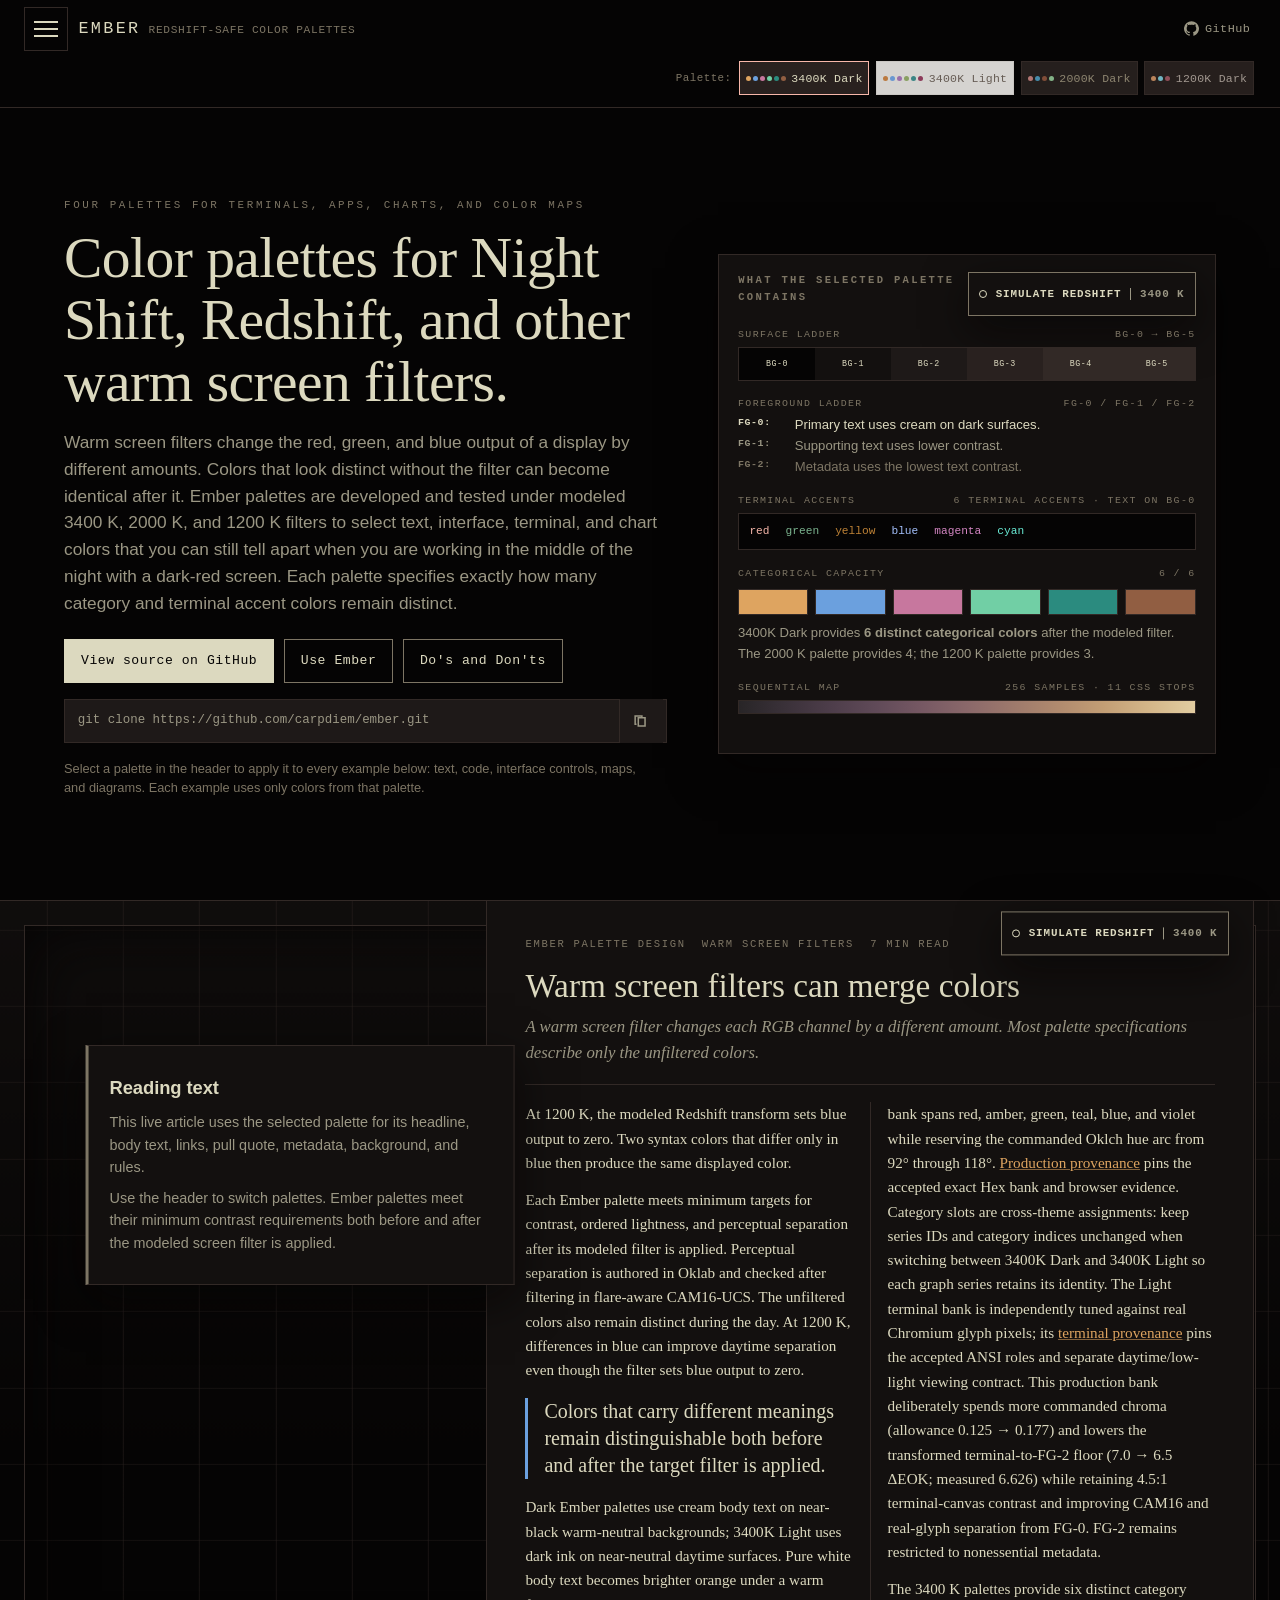
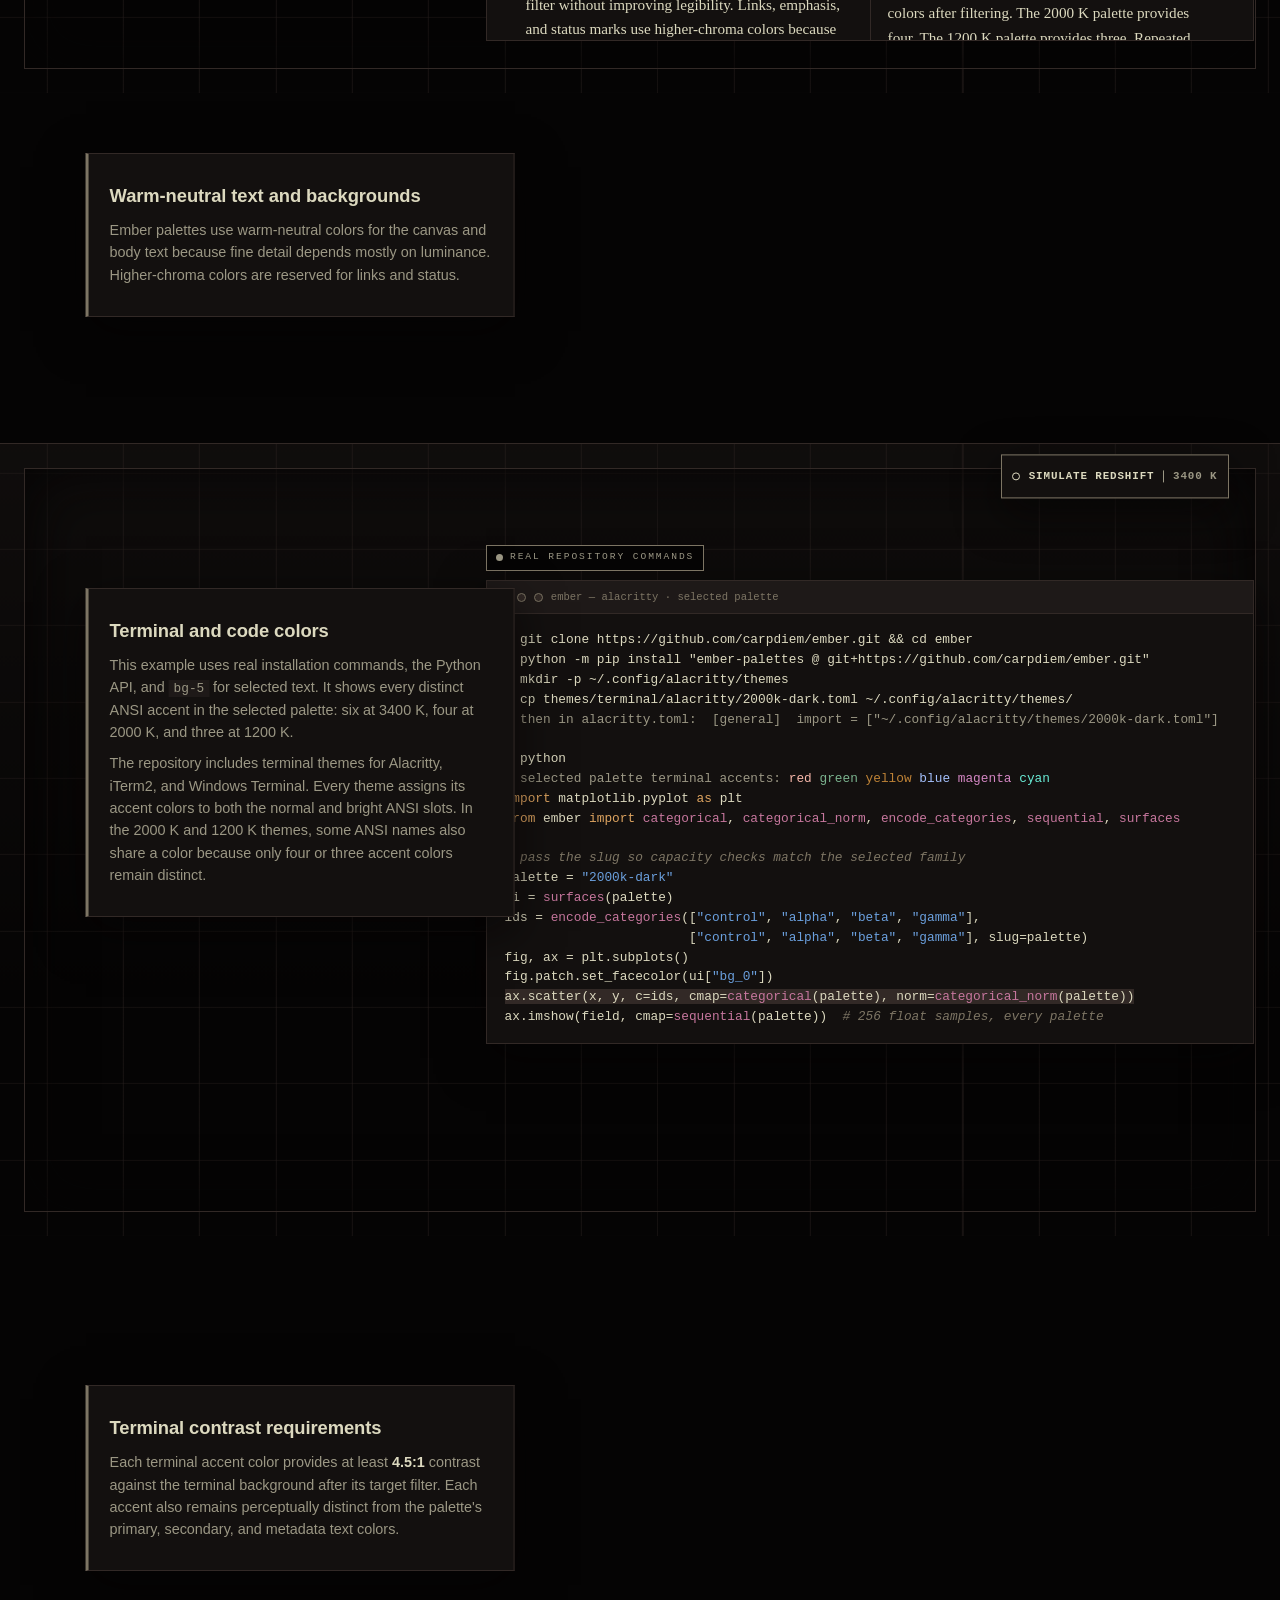
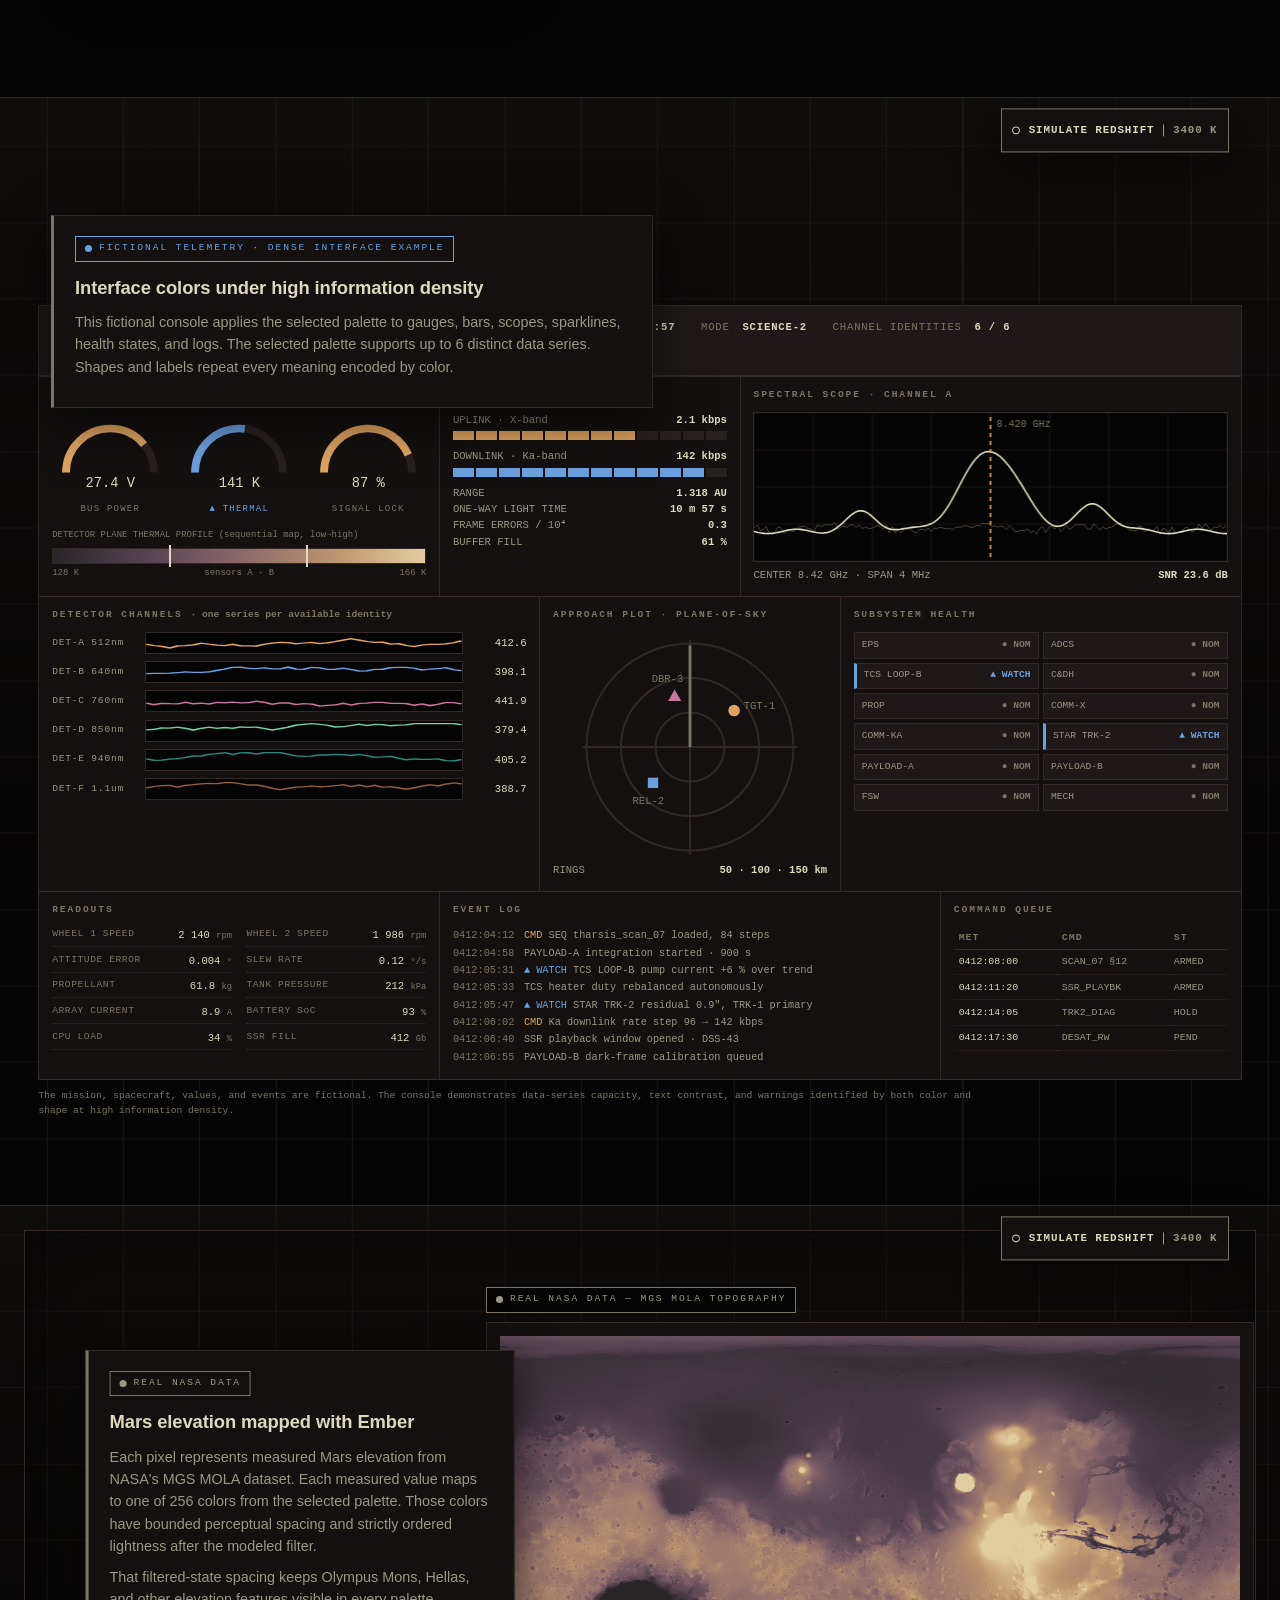
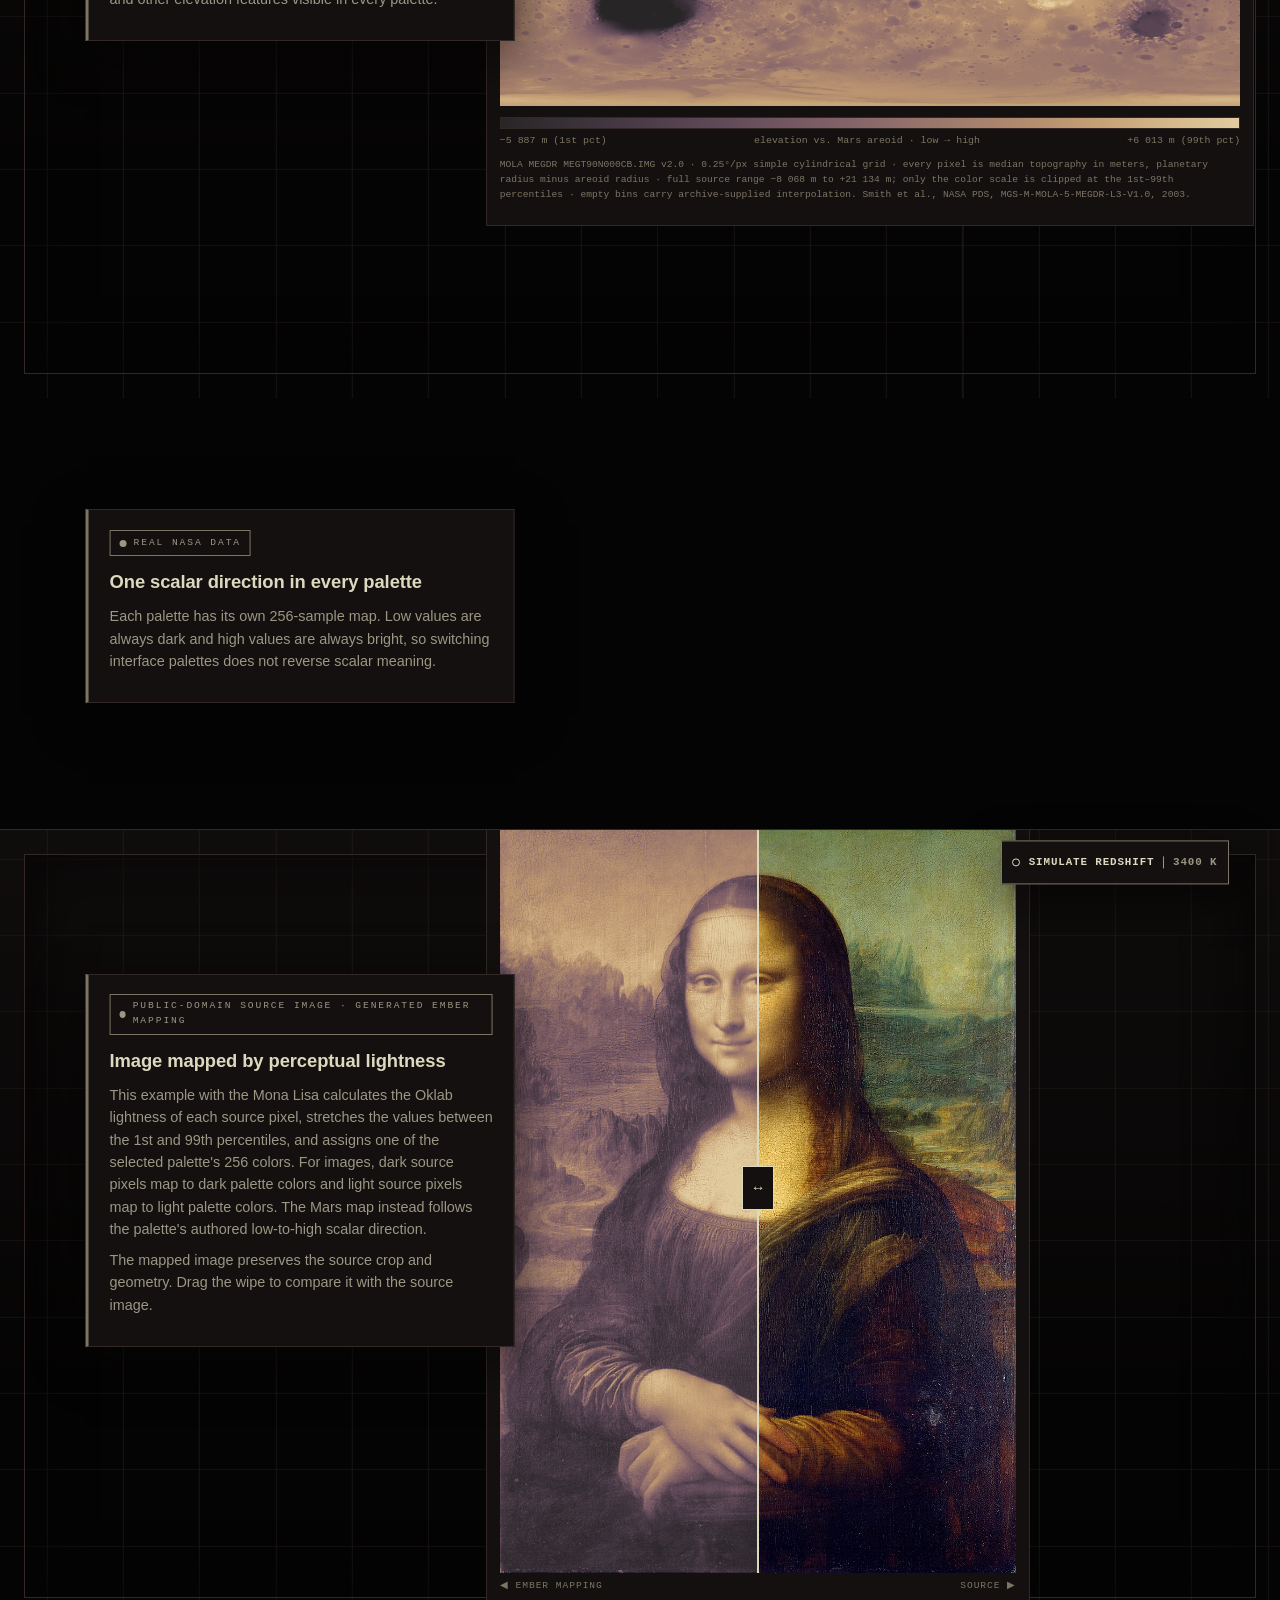
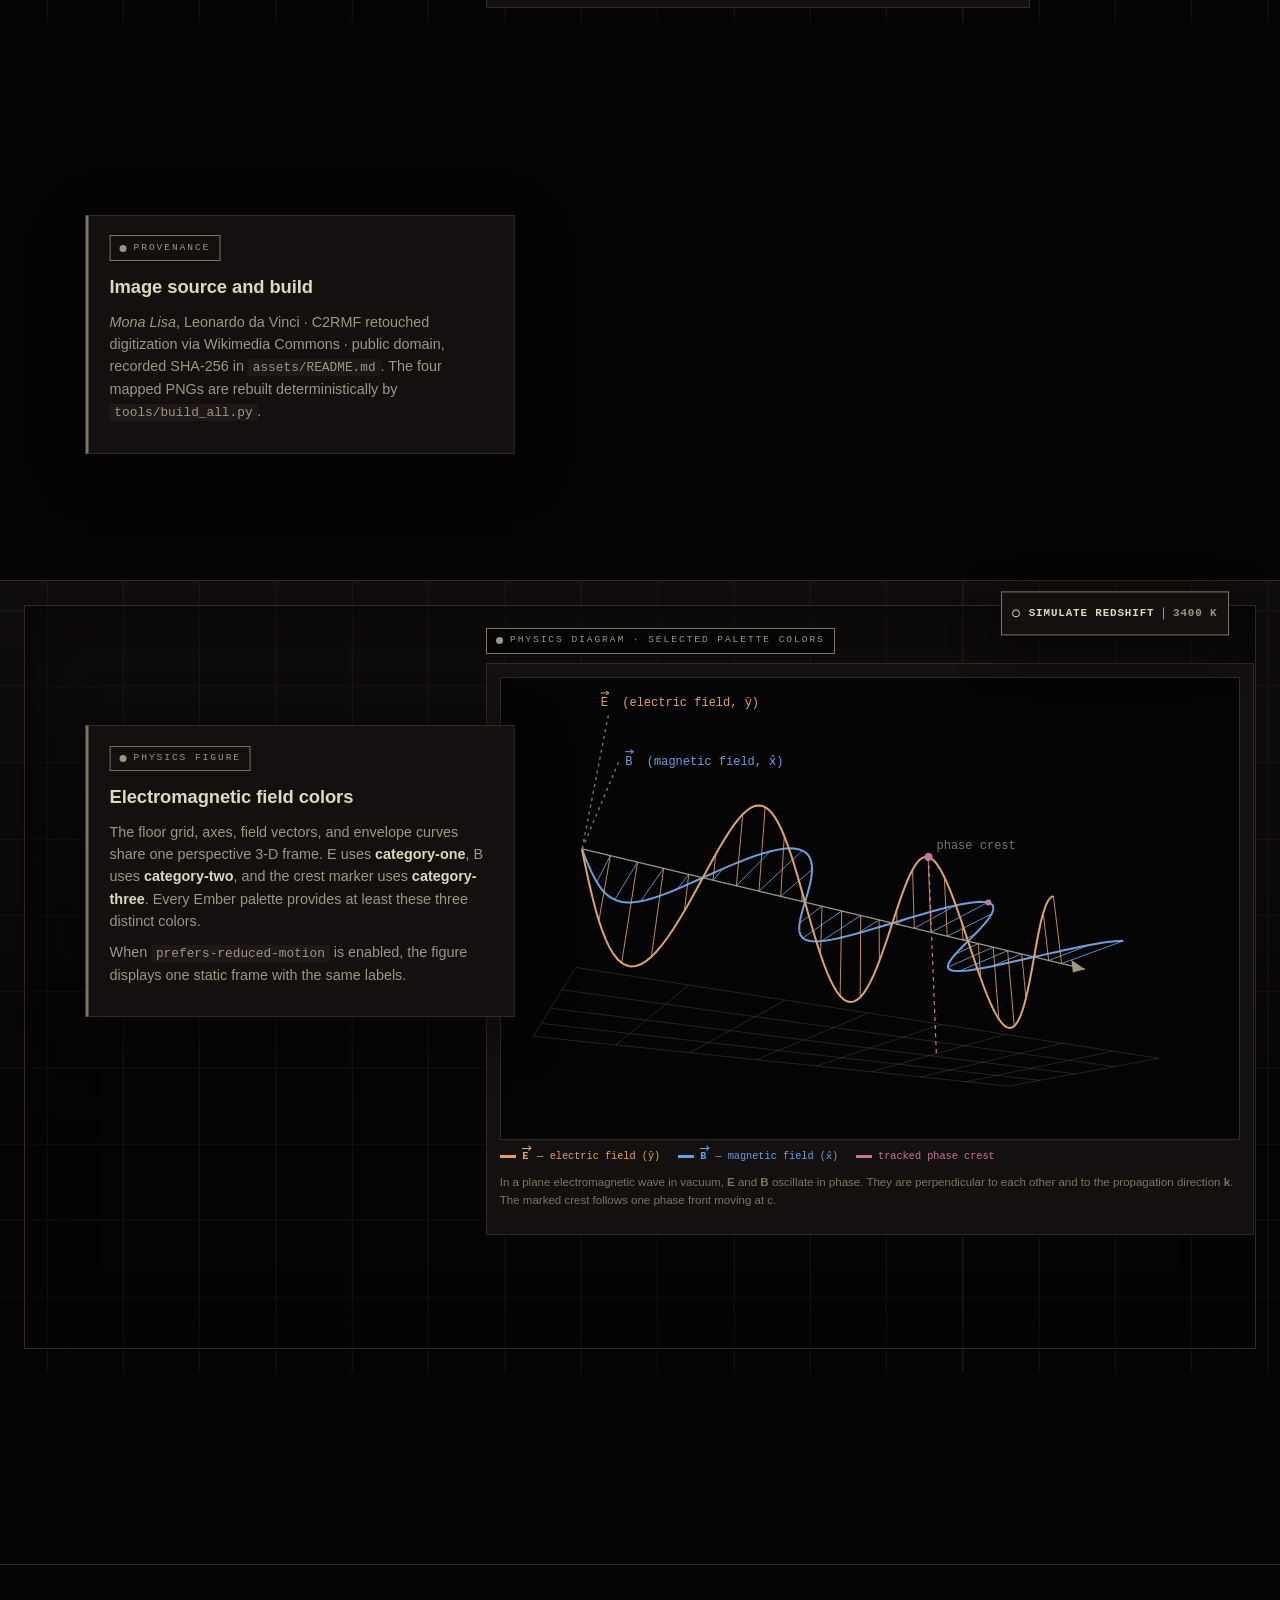
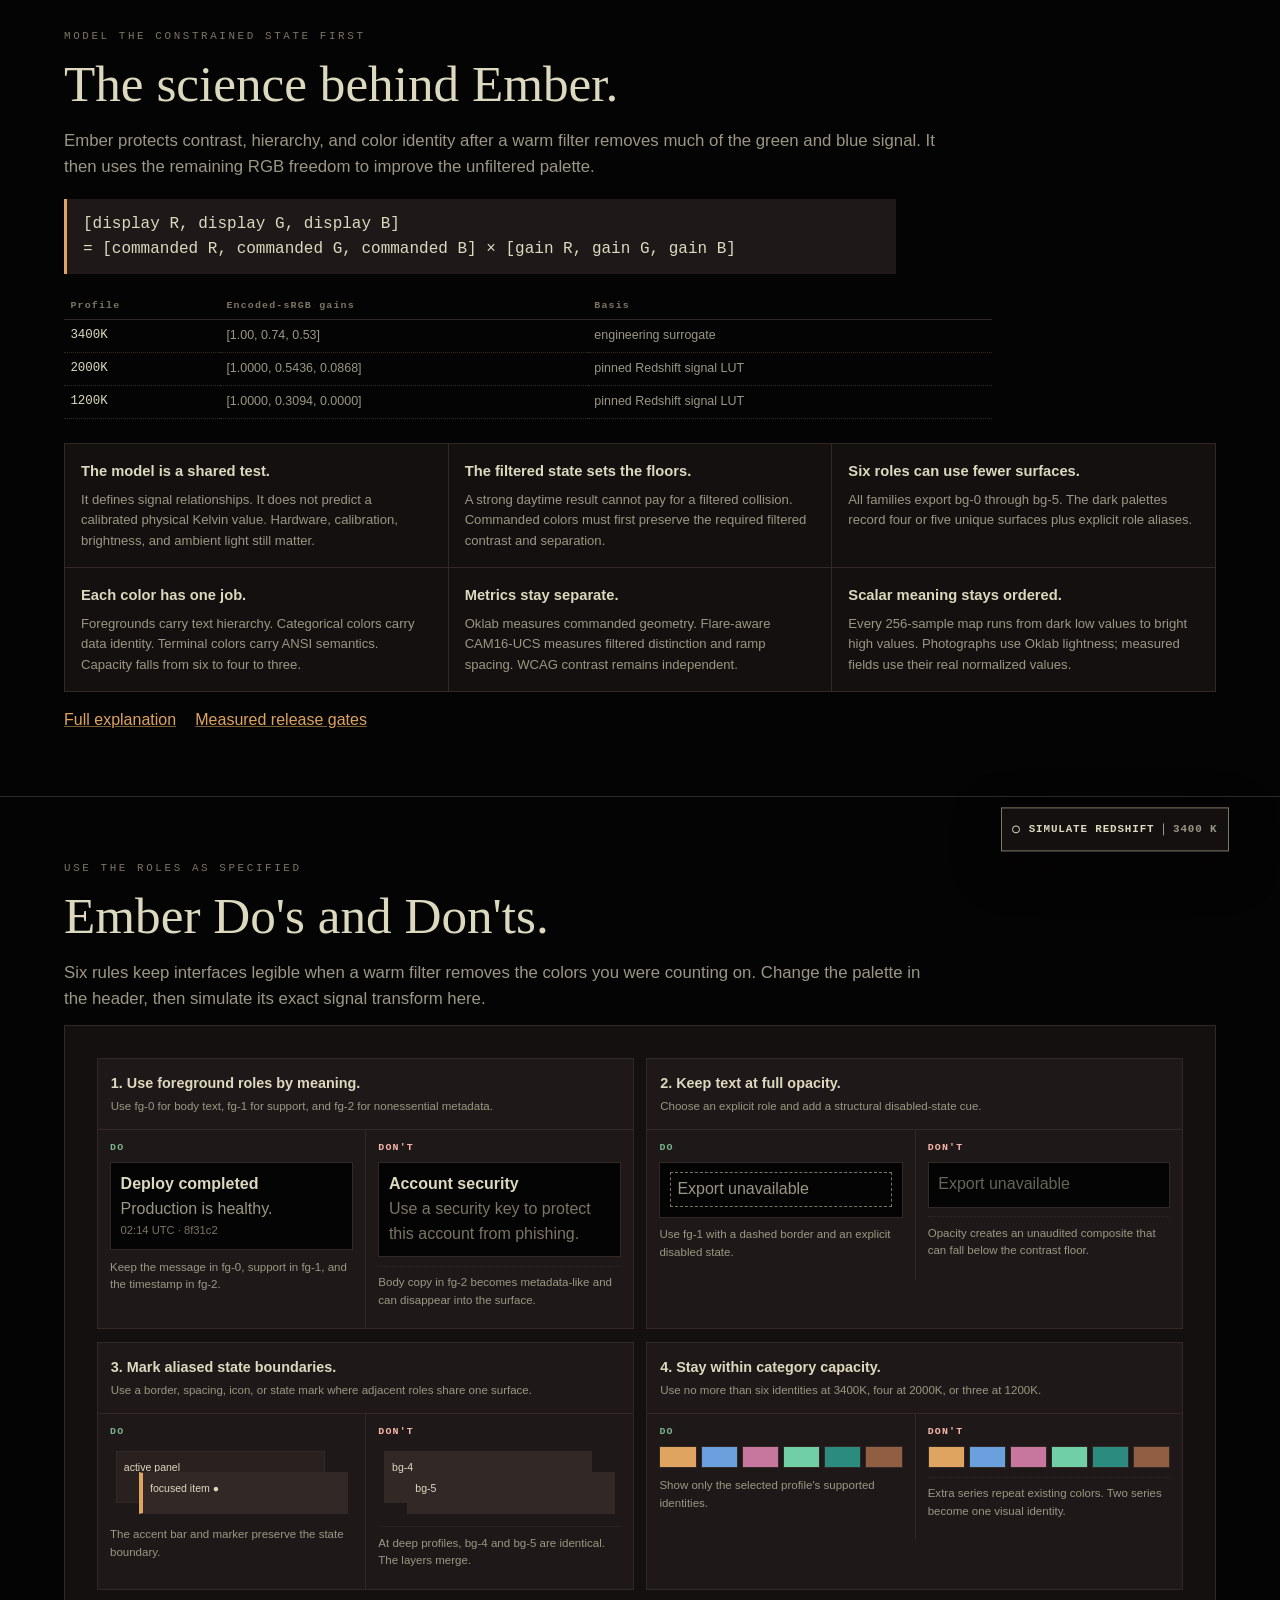
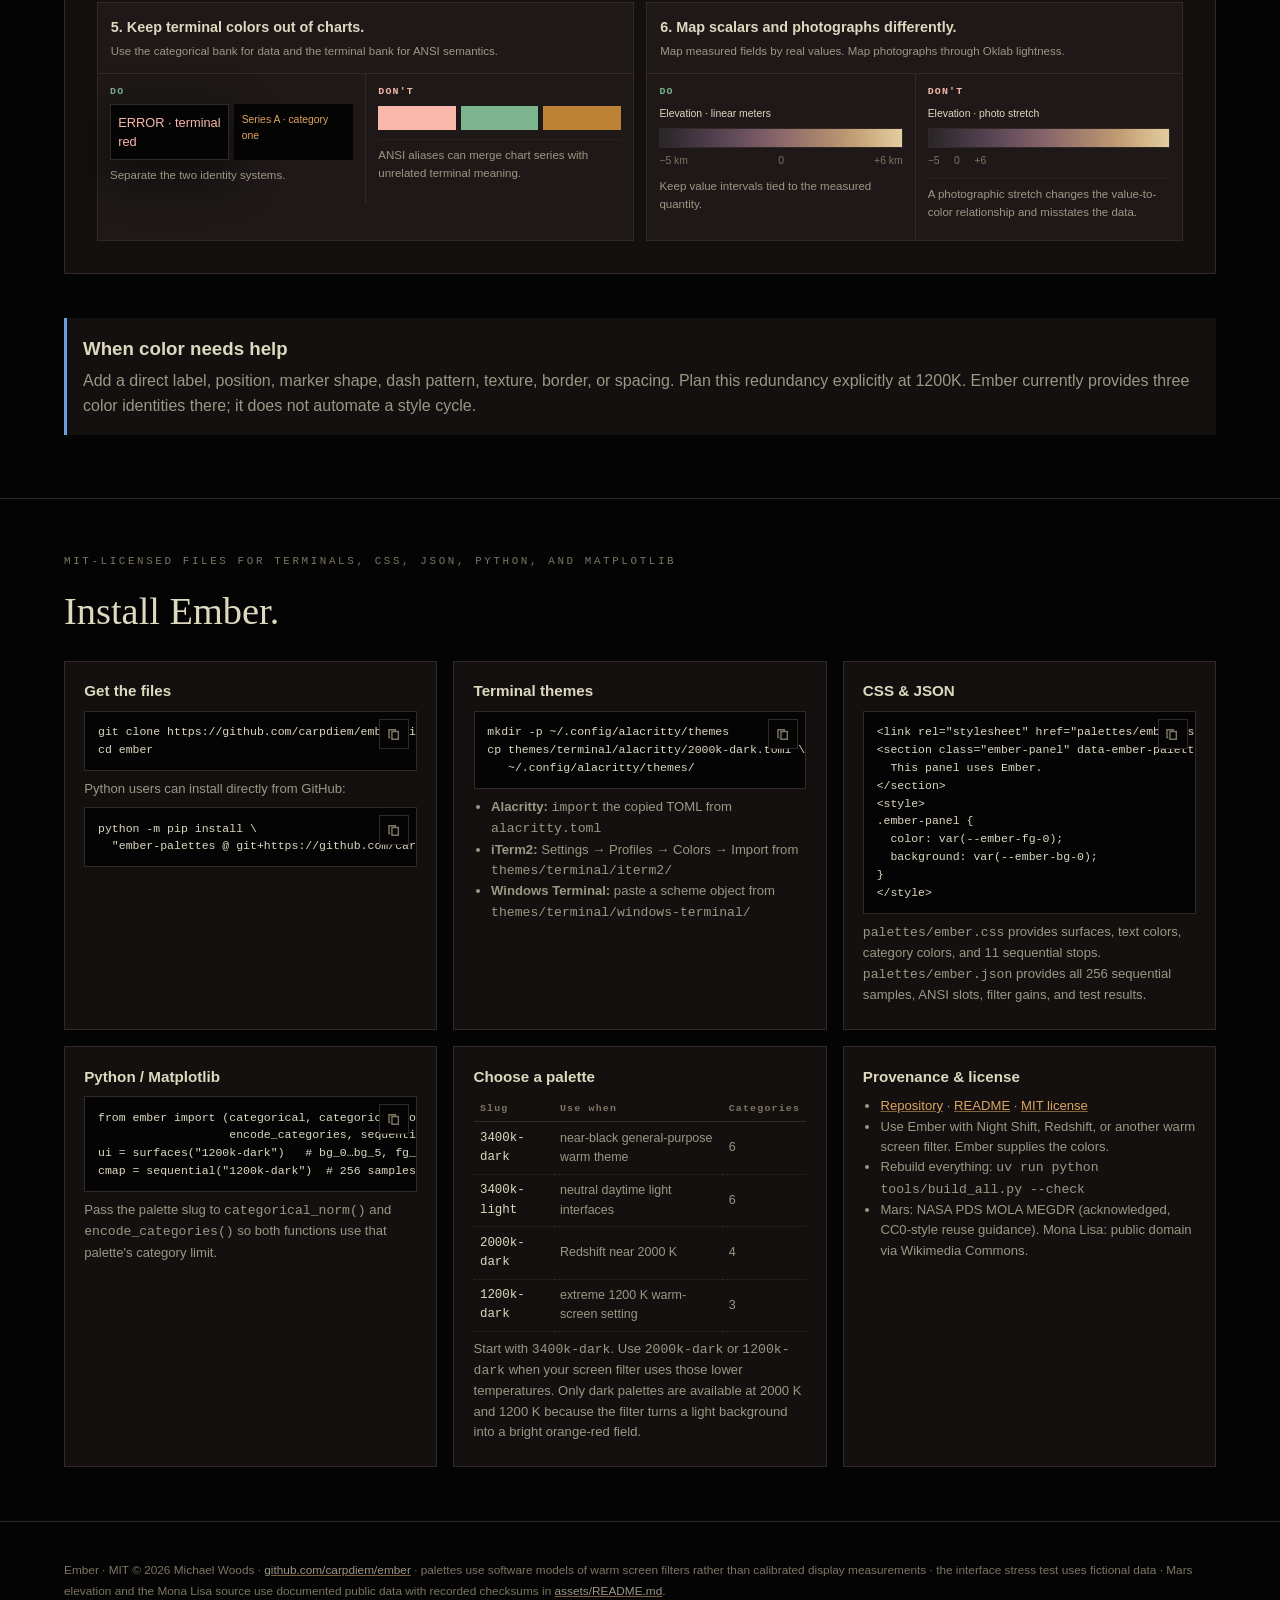
<file: index.html>
<!DOCTYPE html>
<html lang="en" data-ember-palette="3400k-dark">
<head>
<meta charset="utf-8">
<meta name="viewport" content="width=device-width, initial-scale=1">
<title>Ember — color palettes for Night Shift and Redshift</title>
<meta name="description" content="Ember is a set of color palettes for terminals, apps, charts, and color maps used with Night Shift, Redshift, and other warm screen filters.">
<link rel="icon" href="favicon-32x32.png" type="image/png" sizes="32x32">
<link rel="icon" href="favicon.svg" type="image/svg+xml" sizes="any">
<link rel="apple-touch-icon" href="apple-touch-icon.png" sizes="180x180">
<link rel="stylesheet" href="palettes/ember.css">
<style>
/* ============================================================
   EMBER — ONE WARM INSTRUMENT
   All color derives from palettes/ember.css custom properties.
   No literal color values appear in this stylesheet.
   ============================================================ */
:root{
  --chrome-h: 6.75rem;
  --font-sans: "Avenir Next", Avenir, "Segoe UI", "Helvetica Neue", sans-serif;
  --font-serif: "Iowan Old Style", "Palatino Linotype", Palatino, Georgia, serif;
  --font-mono: ui-monospace, "SF Mono", Menlo, Consolas, "Liberation Mono", monospace;
  --rule: 1px solid var(--ember-bg-4);
  --plate-shadow: 0 14px 44px color-mix(in srgb, var(--ember-bg-0) 62%, transparent);
  --ease: cubic-bezier(.33,.66,.28,1);
}
*,*::before,*::after{ box-sizing:border-box; }
html{ scroll-behavior:smooth; scroll-padding-top:calc(var(--chrome-h) + 1rem); }
@media (prefers-reduced-motion: reduce){
  html{ scroll-behavior:auto; }
  *,*::before,*::after{ animation:none !important; transition:none !important; }
}
body{
  margin:0;
  background:var(--ember-bg-0);
  color:var(--ember-fg-0);
  font-family:var(--font-sans);
  font-size:1rem;
  line-height:1.55;
  padding-top:var(--chrome-h);
  overflow-x:hidden;
}
::selection{ background:var(--ember-bg-5); color:var(--ember-fg-0); }
:focus-visible{ outline:2px solid var(--ember-fg-0); outline-offset:2px; }
a{ color:var(--ember-category-one); text-decoration-color: color-mix(in srgb, var(--ember-category-one) 55%, transparent); }
a:hover{ text-decoration-thickness:2px; }
img{ max-width:100%; display:block; }
code, pre, kbd{ font-family:var(--font-mono); }
.visually-hidden{
  position:absolute; width:1px; height:1px; margin:-1px; padding:0;
  overflow:hidden; clip:rect(0 0 0 0); white-space:nowrap; border:0;
}
.skip-link{
  position:fixed; top:.4rem; left:.4rem; z-index:200;
  background:var(--ember-bg-4); color:var(--ember-fg-0);
  padding:.5rem .8rem; border:var(--rule);
  transform:translateY(-300%);
}
.skip-link:focus{ transform:none; }

/* ---------- chrome (fixed header) ---------- */
.chrome{
  position:fixed; inset:0 0 auto 0; height:var(--chrome-h); z-index:120;
  display:flex; flex-wrap:wrap; align-items:center; align-content:center; gap:.35rem .65rem;
  padding:.4rem clamp(.75rem, 3vw, 1.5rem);
  background:var(--ember-bg-0);
  border-bottom:var(--rule);
}
.burger{
  appearance:none; background:transparent; border:var(--rule);
  width:2.75rem; height:2.75rem; min-width:44px; min-height:44px;
  padding:.55rem; cursor:pointer;
  display:grid; gap:5px; align-content:center;
}
.burger span{
  display:block; height:2px; background:var(--ember-fg-0);
  transition: transform .22s var(--ease), opacity .22s var(--ease);
}
.burger[aria-expanded="true"] span:nth-child(1){ transform:translateY(7px) rotate(45deg); }
.burger[aria-expanded="true"] span:nth-child(2){ opacity:0; }
.burger[aria-expanded="true"] span:nth-child(3){ transform:translateY(-7px) rotate(-45deg); }
.brand{
  font-family:var(--font-mono); font-size:1.05rem; letter-spacing:.14em;
  color:var(--ember-fg-0); text-decoration:none; text-transform:uppercase;
}
.brand em{ font-style:normal; color:var(--ember-fg-2); letter-spacing:.06em; font-size:.7rem; margin-left:.5rem; }
.chrome-spacer{ flex:1 1 auto; }
.chrome-gh{
  font-family:var(--font-mono); font-size:.74rem; letter-spacing:.04em;
  color:var(--ember-fg-1); text-decoration:none;
  padding:.25rem .35rem; white-space:nowrap;
  min-height:44px; display:inline-flex; align-items:center; gap:.4rem;
}
.chrome-gh:hover{ color:var(--ember-fg-0); text-decoration:underline; text-underline-offset:.22em; }
.gh-icon{ width:15px; height:15px; fill:currentColor; flex:0 0 auto; }

/* palette picker — compact scoped surfaces inside full-size hit targets */
.picker{
  order:5; width:100%; display:flex; gap:.18rem; align-items:center; justify-content:flex-end;
  background:var(--ember-bg-0);
}
.picker-label{
  font-family:var(--font-mono); font-size:.68rem; letter-spacing:.04em;
  color:var(--ember-fg-2); margin-right:.15rem; white-space:nowrap;
}
.pp{
  appearance:none; cursor:pointer;
  position:relative; isolation:isolate;
  font-family:var(--font-mono); font-size:.72rem; letter-spacing:.02em;
  background:transparent; color:var(--ember-fg-2);
  border:0; padding:.25rem .55rem; min-height:44px;
  display:inline-flex; align-items:center; justify-content:center; gap:.35rem;
}
.pp::before{
  content:""; position:absolute; inset:5px 2px; z-index:-1;
  background:var(--ember-bg-3); border:1px solid var(--ember-bg-4);
}
.pp:hover{ color:var(--ember-fg-0); }
.pp:hover::before{ border-color:var(--ember-fg-2); }
.pp-dots{ display:inline-flex; align-items:center; gap:2px; opacity:.72; }
.pp[aria-pressed="true"] .pp-dots{ opacity:1; }
.pp-dot{ width:5px; height:5px; border-radius:50%; flex:0 0 auto; }
.pp-dot[data-cat="1"]{ background:var(--ember-category-one); }
.pp-dot[data-cat="2"]{ background:var(--ember-category-two); }
.pp-dot[data-cat="3"]{ background:var(--ember-category-three); }
.pp-dot[data-cat="4"]{ background:var(--ember-category-four); }
.pp-dot[data-cat="5"]{ background:var(--ember-category-five); }
.pp-dot[data-cat="6"]{ background:var(--ember-category-six); }
.pp[aria-pressed="true"]{ color:var(--ember-fg-0); }
.pp[aria-pressed="true"]::before{ border-color:var(--ember-terminal-red); }

.pp .pp-abbr{ display:none; }
@media (max-width:700px){
  .chrome{ padding:.4rem .75rem; }
  .picker{ gap:.05rem; }
  .brand em{ display:none; }
  .pp{ flex:0 1 auto; padding:.25rem .35rem; font-size:.66rem; }
  .pp-dot{ width:4px; height:4px; }
  .pp .pp-full{ display:none; }
  .pp .pp-abbr{ display:inline; }
}

/* ---------- hamburger menu panel ---------- */
.menu-wrap{
  position:fixed; top:var(--chrome-h); left:0; right:0; bottom:0; z-index:110;
  display:flex; align-items:stretch;
}
.menu-wrap[hidden]{ display:none; }
.menu-backdrop{
  position:absolute; inset:0;
  background:color-mix(in srgb, var(--ember-bg-0) 55%, transparent);
  border:0; padding:0; cursor:pointer; width:100%;
}
.menu-panel{
  position:relative; z-index:1;
  width:min(22rem, 88vw);
  background:var(--ember-bg-1);
  border-right:var(--rule);
  padding:1.4rem 1.4rem 2rem;
  overflow-y:auto;
  display:flex; flex-direction:column; gap:.15rem;
}
.menu-panel h2{
  font-family:var(--font-mono); font-size:.62rem; letter-spacing:.22em;
  text-transform:uppercase; color:var(--ember-fg-2); margin:.9rem 0 .4rem;
}
.menu-panel a{
  color:var(--ember-fg-0); text-decoration:none;
  font-size:.95rem; padding:.45rem .5rem; min-height:44px;
  border-left:2px solid transparent;
  display:flex; align-items:center;
}
.menu-panel a:hover, .menu-panel a:focus-visible{
  background:var(--ember-bg-3); border-left-color:var(--ember-category-one);
}
.menu-panel a small{ color:var(--ember-fg-2); margin-left:.4rem; font-family:var(--font-mono); font-size:.66rem; }

/* ---------- shared components ---------- */
.truth{
  display:inline-flex; align-items:center; gap:.45rem;
  font-family:var(--font-mono); font-size:.6rem; letter-spacing:.2em;
  text-transform:uppercase; color:var(--ember-fg-1);
  border:1px solid var(--ember-fg-2); padding:.28rem .55rem;
}
.truth::before{
  content:""; width:7px; height:7px; border-radius:50%;
  background:var(--ember-fg-1);
}
.truth.fiction{ color:var(--ember-category-two); border-color:var(--ember-category-two); }
.truth.fiction::before{ background:var(--ember-category-two); }
.kicker{
  font-family:var(--font-mono); font-size:.68rem; letter-spacing:.24em;
  text-transform:uppercase; color:var(--ember-fg-2); margin:0 0 .8rem;
}
.btn{
  display:inline-flex; align-items:center; min-height:44px;
  font-family:var(--font-mono); font-size:.82rem;
  text-decoration:none; padding:.6rem 1rem; letter-spacing:.04em;
  border:1px solid var(--ember-fg-2); color:var(--ember-fg-0);
}
.btn:hover{ background:var(--ember-bg-3); }
.btn.primary{
  background:var(--ember-fg-0); color:var(--ember-bg-0); border-color:var(--ember-fg-0);
}
.btn.primary:hover{ background:var(--ember-fg-1); border-color:var(--ember-fg-1); }
.seq-strip{
  height:14px; background:var(--ember-sequential); border:var(--rule);
}

/* capacity chips — .retired is applied by CSS per-palette AND by JS; never
   references a categorical variable that the active family does not define */
.cap-row{ display:flex; gap:.45rem; margin:.5rem 0; }
.cap-chip{
  flex:1 1 0; height:26px; border:1px solid var(--ember-bg-4); position:relative;
}
.cap-chip[data-cat="1"]{ background:var(--ember-category-one); }
.cap-chip[data-cat="2"]{ background:var(--ember-category-two); }
.cap-chip[data-cat="3"]{ background:var(--ember-category-three); }
.cap-chip[data-cat="4"]{ background:var(--ember-category-four); }
.cap-chip[data-cat="5"]{ background:var(--ember-category-five); }
.cap-chip[data-cat="6"]{ background:var(--ember-category-six); }
[data-ember-palette="2000k-dark"] .cap-chip[data-cat="5"],
[data-ember-palette="2000k-dark"] .cap-chip[data-cat="6"],
[data-ember-palette="1200k-dark"] .cap-chip[data-cat="4"],
[data-ember-palette="1200k-dark"] .cap-chip[data-cat="5"],
[data-ember-palette="1200k-dark"] .cap-chip[data-cat="6"],
.cap-chip.retired{
  background:transparent; border-style:dashed; border-color:var(--ember-fg-2);
}
[data-ember-palette="2000k-dark"] .cap-chip[data-cat="5"]::after,
[data-ember-palette="2000k-dark"] .cap-chip[data-cat="6"]::after,
[data-ember-palette="1200k-dark"] .cap-chip[data-cat="4"]::after,
[data-ember-palette="1200k-dark"] .cap-chip[data-cat="5"]::after,
[data-ember-palette="1200k-dark"] .cap-chip[data-cat="6"]::after,
.cap-chip.retired::after{
  content:""; position:absolute; left:8%; right:8%; top:50%;
  border-top:1px solid var(--ember-fg-2);
}
/* ---------- hero ---------- */
.hero{
  min-height:calc(100vh - var(--chrome-h));
  display:grid; grid-template-columns: minmax(0, 1.15fr) minmax(0, .95fr);
  gap:clamp(1.5rem, 4vw, 4rem);
  align-content:center;
  padding:clamp(2rem, 6vh, 4rem) clamp(1rem, 5vw, 5rem);
}
.hero > *{ min-width:0; }
.hero h1{
  font-family:var(--font-serif); font-weight:500;
  font-size:clamp(2.1rem, 4.6vw, 3.6rem); line-height:1.08;
  margin:.2rem 0 1rem; letter-spacing:-.01em;
}
.hero .lede{
  font-size:clamp(1rem, 1.35vw, 1.15rem); color:var(--ember-fg-1);
  max-width:38rem; margin:0 0 1.4rem;
}
.hero-ctas{ display:flex; flex-wrap:wrap; gap:.6rem; align-items:center; margin-bottom:1rem; }
.clone-wrap{ position:relative; max-width:100%; margin:0 0 1rem; }
.hero-clone{
  font-size:.78rem; background:var(--ember-bg-2); border:var(--rule);
  padding:.7rem 3.4rem .7rem .8rem; color:var(--ember-fg-1);
  overflow-x:auto; max-width:100%; white-space:nowrap; margin:0;
}
.copy-clone{
  appearance:none; position:absolute; top:50%; right:.25rem;
  transform:translateY(-50%); width:44px; height:44px;
  border:0; border-left:var(--rule); background:var(--ember-bg-2);
  color:var(--ember-fg-1); cursor:pointer; display:grid; place-items:center;
}
.copy-clone:hover, .copy-clone:focus-visible{ color:var(--ember-fg-0); background:var(--ember-bg-3); }
.copy-clone svg{ width:18px; height:18px; fill:none; stroke:currentColor; stroke-width:1.7; }
.copy-clone .check-icon{ display:none; }
.copy-clone.is-copied .copy-icon{ display:none; }
.copy-clone.is-copied .check-icon{ display:block; color:var(--ember-category-four); }
.hero-note{ font-size:.8rem; color:var(--ember-fg-2); max-width:36rem; }
.hero-board{
  border:var(--rule); background:var(--ember-bg-1);
  padding:1.1rem 1.2rem 1.3rem; align-self:center;
  box-shadow:var(--plate-shadow);
}
.hero-board-header{
  display:flex; align-items:flex-start; justify-content:space-between;
  gap:.75rem; margin-bottom:.8rem;
}
.hero-board h2{
  font-family:var(--font-mono); font-size:.66rem; letter-spacing:.22em;
  text-transform:uppercase; color:var(--ember-fg-2); margin:0;
}
.hero-board-control-host{ flex:0 0 auto; }
.hero-board-control-host .redshift-control{
  position:static; height:auto; padding:0; display:block;
}
.hero-board-control-host .redshift-toggle{ transform:none; }
.board-row{ margin-bottom:1rem; }
.board-row .lbl{
  display:flex; justify-content:space-between;
  font-family:var(--font-mono); font-size:.62rem; letter-spacing:.14em;
  text-transform:uppercase; color:var(--ember-fg-2); margin-bottom:.3rem;
}
.surf-row{ display:flex; border:var(--rule); }
.surf-row span{
  flex:1 1 0; height:32px; display:flex; align-items:center; justify-content:center;
  color:var(--ember-fg-0); font-family:var(--font-mono); font-size:.52rem;
  letter-spacing:.06em; text-transform:uppercase;
}
.surf-row span:nth-child(1){ background:var(--ember-bg-0); }
.surf-row span:nth-child(2){ background:var(--ember-bg-1); }
.surf-row span:nth-child(3){ background:var(--ember-bg-2); }
.surf-row span:nth-child(4){ background:var(--ember-bg-3); }
.surf-row span:nth-child(5){ background:var(--ember-bg-4); }
.surf-row span:nth-child(6){ background:var(--ember-bg-5); }
.fg-row{ font-size:.82rem; line-height:1.4; }
.fg-sample{ display:grid; grid-template-columns:3.2rem minmax(0,1fr); gap:.35rem; margin:.18rem 0; }
.fg-role{ font-family:var(--font-mono); font-size:.62rem; letter-spacing:.06em; font-weight:700; }
.fg-row .f0{ color:var(--ember-fg-0); }
.fg-row .f1{ color:var(--ember-fg-1); }
.fg-row .f2{ color:var(--ember-fg-2); }
.terminal-specimen{
  display:flex; flex-wrap:wrap; gap:.35rem 1rem; align-items:center;
  background:var(--ember-bg-0); border:var(--rule); padding:.55rem .65rem;
  font-family:var(--font-mono); font-size:.7rem;
}
.terminal-specimen code{ background:transparent; padding:0; }
.terminal-accent{ font-style:normal; font-weight:400; }
.terminal-accent[hidden]{ display:none; }
.terminal-accent[data-terminal="red"]{ color:var(--ember-terminal-red); }
.terminal-accent[data-terminal="green"]{ color:var(--ember-terminal-green); }
.terminal-accent[data-terminal="yellow"]{ color:var(--ember-terminal-yellow); }
.terminal-accent[data-terminal="blue"]{ color:var(--ember-terminal-blue); }
.terminal-accent[data-terminal="magenta"]{ color:var(--ember-terminal-magenta); }
.terminal-accent[data-terminal="cyan"]{ color:var(--ember-terminal-cyan); }
#cap-sentence{ font-size:.82rem; color:var(--ember-fg-1); margin:.4rem 0 0; }
@media (max-width:900px){
  .hero{ grid-template-columns:1fr; min-height:0; }
}
@media (max-width:700px){
  .hero{ width:100%; padding:1.5rem 1rem 2rem; }
}

/* ---------- semantic depth: information passes over slower demonstrations ---------- */
.redshift-filter-defs{
  position:absolute; width:0; height:0; overflow:hidden; pointer-events:none;
}
.redshift-control{
  position:sticky; top:calc(var(--chrome-h) + .65rem); z-index:9;
  height:0; padding:0 clamp(1rem, 4vw, 4rem);
  display:flex; justify-content:flex-end; pointer-events:none;
}
.redshift-toggle{
  pointer-events:auto; transform:translateY(.65rem);
  min-height:44px; display:inline-flex; align-items:center; gap:.55rem;
  padding:.45rem .65rem; border:1px solid var(--ember-fg-2);
  background:var(--ember-bg-1); color:var(--ember-fg-0);
  box-shadow:var(--plate-shadow); cursor:pointer;
  font-family:var(--font-mono); font-size:.68rem; font-weight:700;
  letter-spacing:.08em; text-transform:uppercase;
}
.redshift-toggle:hover{ background:var(--ember-bg-3); border-color:var(--ember-fg-1); }
.redshift-toggle:focus-visible{ outline:2px solid var(--ember-fg-0); outline-offset:3px; }
.redshift-toggle-indicator{
  width:8px; height:8px; flex:0 0 auto; border:1px solid currentColor; border-radius:50%;
  background:transparent;
}
.redshift-toggle-temp{
  padding-left:.55rem; border-left:1px solid currentColor; color:var(--ember-fg-1);
  font-variant-numeric:tabular-nums;
}
[data-redshift-simulated="true"] .redshift-toggle{
  background:var(--ember-fg-0); color:var(--ember-bg-0); border-color:var(--ember-fg-0);
}
[data-redshift-simulated="true"] .redshift-toggle-indicator{ background:currentColor; }
[data-redshift-simulated="true"] .redshift-toggle-temp{ color:currentColor; }
[data-redshift-simulated="true"][data-redshift-profile="3400k"] .demonstration-plane{
  filter:url(#redshift-3400k);
}
[data-redshift-simulated="true"][data-redshift-profile="2000k"] .demonstration-plane{
  filter:url(#redshift-2000k);
}
[data-redshift-simulated="true"][data-redshift-profile="1200k"] .demonstration-plane{
  filter:url(#redshift-1200k);
}
.scene{
  --demonstration-plane-x:clamp(18rem, 38vw, 46rem);
  --plane-overlap:clamp(.75rem, 2.2vw, 2rem);
  --demonstration-plane-y:0px; --substrate-plane-y:0px;
  position:relative; isolation:isolate; border-top:var(--rule);
}
.information-plane{ position:relative; z-index:6; }
.demonstration-plane{
  position:relative; z-index:2;
  transform:translate3d(0,var(--demonstration-plane-y),0);
  will-change:transform;
}
.stage{
  position:sticky; top:var(--chrome-h); z-index:1;
  height:calc(100vh - var(--chrome-h));
  display:flex; align-items:center; justify-content:flex-end;
  padding:1.5rem clamp(1rem, 4vw, 4rem);
  overflow:hidden; isolation:isolate; background:var(--ember-bg-0);
}
.stage::before,
#console::before{
  content:""; position:absolute; inset:-10vh -5vw; z-index:0; pointer-events:none;
  background:
    repeating-linear-gradient(90deg,
      color-mix(in srgb, var(--ember-bg-3) 54%, transparent) 0 1px,
      transparent 1px 4.5rem),
    repeating-linear-gradient(0deg,
      color-mix(in srgb, var(--ember-bg-3) 42%, transparent) 0 1px,
      transparent 1px 4.5rem),
    linear-gradient(180deg, var(--ember-bg-1), var(--ember-bg-0) 72%);
  transform:translate3d(0,var(--substrate-plane-y),0) scale(1.06);
  will-change:transform;
}
.stage::after{
  content:""; position:absolute; inset:clamp(.75rem,2vw,1.5rem); z-index:1;
  border:1px solid var(--ember-bg-4); pointer-events:none;
  box-shadow:inset 0 0 4rem var(--ember-bg-0);
}
.stage-inner{
  width:min(60vw, 58rem, calc(100vw - var(--demonstration-plane-x) - 1rem)); position:absolute; left:var(--demonstration-plane-x);
}
.stage .truth{ position:absolute; top:-2.2rem; left:0; z-index:3; background:var(--ember-bg-0); }
.plates{
  margin-top:calc(-100vh + var(--chrome-h));
  width:min(30rem, 42vw);
  padding:16vh 0 14vh clamp(1rem, 4vw, 4rem);
  display:flex; flex-direction:column; gap:52vh;
  pointer-events:none;
  transform:translateX(calc(var(--demonstration-plane-x) + var(--plane-overlap) - min(30rem, 42vw)));
}
.plate{
  pointer-events:auto;
  background:var(--ember-bg-1);
  border:var(--rule);
  border-left:3px solid var(--ember-fg-2);
  padding:1.2rem 1.3rem 1.3rem;
  box-shadow:var(--plate-shadow);
}
.plate h2, .plate h3{
  font-family:var(--font-sans); font-weight:650;
  font-size:1.15rem; margin:.55rem 0 .55rem; letter-spacing:-.005em;
}
.plate p{ font-size:.9rem; color:var(--ember-fg-1); margin:.55rem 0; }
.plate p strong{ color:var(--ember-fg-0); }
.plate .truth{ margin-bottom:.2rem; }
.plate code{ font-size:.8rem; background:var(--ember-bg-2); padding:.06rem .3rem; }
@media (max-width:680px){
  .scene{ display:flex; flex-direction:column-reverse; }
  .scene > .redshift-control{ order:999; }
  .redshift-control{
    top:var(--chrome-h); height:54px; padding:0 1rem; align-items:flex-start;
    background:var(--ember-bg-0); border-bottom:var(--rule);
  }
  .redshift-toggle{ font-size:.62rem; gap:.45rem; padding:.4rem .55rem; }
  .redshift-toggle-temp{ padding-left:.45rem; }
  .stage{
    position:relative; top:auto; height:auto; justify-content:center;
    margin-top:-1.35rem; padding:2rem 1rem 1rem;
  }
  .stage-inner{ width:100%; position:relative; left:auto; }
  .stage .truth{ position:static; display:inline-flex; margin-bottom:.7rem; }
  .plates{
    margin-top:0; width:auto; padding:1.2rem 1rem .4rem; gap:1rem;
    transform:none;
  }
}
@media (prefers-reduced-motion:reduce){
  .demonstration-plane{ transform:none; will-change:auto; }
  .stage::before, #console::before{
    transform:scale(1.06); will-change:auto;
  }
}

/* ---------- editorial specimen ---------- */
.paper{
  background:var(--ember-bg-1); border:var(--rule);
  padding:clamp(1.4rem, 3vw, 3rem);
  max-height:calc(100vh - var(--chrome-h) - 3rem); overflow:hidden;
}
.paper .meta{
  font-family:var(--font-mono); font-size:.66rem; letter-spacing:.16em;
  text-transform:uppercase; color:var(--ember-fg-2);
  display:flex; gap:1rem; flex-wrap:wrap; margin-bottom:.9rem;
}
.paper h3{
  font-family:var(--font-serif); font-weight:500;
  font-size:clamp(1.5rem, 2.6vw, 2.2rem); line-height:1.12; margin:0 0 .6rem;
}
.paper .stand{
  font-family:var(--font-serif); font-style:italic;
  color:var(--ember-fg-1); font-size:1.05rem; margin:0 0 1rem;
}
.paper hr{ border:0; border-top:var(--rule); margin:1.1rem 0; }
.paper .body-col{ columns:2; column-gap:2.2rem; column-rule:var(--rule); }
.paper .body-col p{
  font-family:var(--font-serif); font-size:.95rem; line-height:1.6;
  margin:0 0 .8rem; color:var(--ember-fg-0);
}
.paper .pull{
  font-family:var(--font-serif); font-size:1.25rem; line-height:1.35;
  border-left:3px solid var(--ember-category-two);
  padding-left:1rem; margin:1rem 0; break-inside:avoid;
  color:var(--ember-fg-0);
}
.paper .foot{ font-size:.72rem; color:var(--ember-fg-2); font-family:var(--font-mono); }
@media (max-width:680px){ .paper .body-col{ columns:1; } .paper{ max-height:none; } }

/* ---------- terminal specimen ---------- */
.term{
  background:var(--ember-bg-1); border:var(--rule);
  font-size:.8rem; line-height:1.55;
  box-shadow:var(--plate-shadow);
}
.term-bar{
  display:flex; align-items:center; gap:.5rem;
  border-bottom:var(--rule); padding:.5rem .8rem;
  font-family:var(--font-mono); font-size:.66rem; color:var(--ember-fg-2);
  background:var(--ember-bg-2);
}
.term-bar i{ width:9px; height:9px; border-radius:50%; background:var(--ember-bg-4); border:1px solid var(--ember-fg-2); }
.term pre{
  margin:0; padding:1rem 1.1rem; overflow-x:auto;
}
.t-prompt{ color:var(--ember-fg-2); }
.t-cmd{ color:var(--ember-fg-0); }
.t-out{ color:var(--ember-fg-1); }
.t-k{ color:var(--ember-category-one); }
.t-s{ color:var(--ember-category-two); }
.t-f{ color:var(--ember-category-three); }
.t-c{ color:var(--ember-fg-2); font-style:italic; }
.t-sel{ background:var(--ember-bg-5); }

/* ---------- console (dense fictional instrument) ---------- */
#console{
  --information-plane-y:0px; --demonstration-plane-y:0px; --substrate-plane-y:0px;
  position:relative; isolation:isolate; overflow:clip;
  background:var(--ember-bg-0); border-top:var(--rule);
}
#console > :not(.redshift-control){ position:relative; }
#console .information-plane{ z-index:6; }
#console .demonstration-plane{ z-index:2; }
.console-wrap{ padding:0 clamp(.75rem, 3vw, 3rem) 3rem; }
.console-intro{
  margin-top:0; margin-bottom:-1.6rem; width:auto; max-width:44rem; gap:0;
  padding:clamp(2rem,5vh,3rem) clamp(1rem,4vw,4rem) 1.4rem;
  display:block;
  transform:translate3d(0,var(--information-plane-y),0); will-change:transform;
}
.console-intro .plate{ max-width:44rem; }
@media (prefers-reduced-motion:reduce){
  .console-intro{ transform:none; will-change:auto; }
}
.console{
  border:var(--rule); background:var(--ember-bg-1);
  font-family:var(--font-mono);
}
.con-head{
  display:flex; flex-wrap:wrap; gap:.6rem 1.6rem; align-items:center;
  padding:.7rem 1rem; border-bottom:2px solid var(--ember-bg-4);
  background:var(--ember-bg-2);
}
.con-head .mission{ font-size:.82rem; letter-spacing:.16em; }
.con-head .field{ font-size:.66rem; color:var(--ember-fg-2); letter-spacing:.08em; }
.con-head .field b{ color:var(--ember-fg-0); font-weight:600; margin-left:.35rem; }
.con-grid{
  display:grid; gap:1px; background:var(--ember-bg-4);
  grid-template-columns:repeat(12, minmax(0,1fr));
}
.panel{ background:var(--ember-bg-1); padding:.7rem .8rem .8rem; min-width:0; }
.panel h4{
  margin:0 0 .55rem; font-size:.6rem; font-weight:600;
  letter-spacing:.2em; text-transform:uppercase; color:var(--ember-fg-2);
}
.span3{ grid-column:span 3; } .span4{ grid-column:span 4; }
.span5{ grid-column:span 5; } .span6{ grid-column:span 6; }
.span8{ grid-column:span 8; } .span12{ grid-column:span 12; }
@media (max-width:1100px){
  .span3,.span4,.span5{ grid-column:span 6; }
  .span8{ grid-column:span 12; }
}
@media (max-width:640px){
  .span3,.span4,.span5,.span6{ grid-column:span 12; }
}
.gauge-row{ display:flex; gap:.8rem; justify-content:space-between; }
.gauge-cell{ flex:1 1 0; min-width:0; text-align:center; }
.gauge{ width:100%; max-width:110px; margin:0 auto; display:block; }
.g-track{ fill:none; stroke:var(--ember-bg-3); stroke-width:7; }
.g-val{ fill:none; stroke:var(--ember-category-one); stroke-width:7; }
.g-val.bus-power{ stroke-dasharray:98 999; }
.g-val.detector-thermal{ stroke-dasharray:68 999; }
.g-val.signal-lock{ stroke-dasharray:109 999; }
.gauge-cell.watch .g-val{ stroke:var(--ember-category-two); }
.g-num{ font-size:.86rem; color:var(--ember-fg-0); display:block; margin-top:-.4rem; }
.g-lab{ font-size:.56rem; letter-spacing:.14em; color:var(--ember-fg-2); }
.g-lab .warn{ color:var(--ember-category-two); }
.segbar{ display:flex; gap:2px; margin:.2rem 0 .5rem; }
.segbar span{ flex:1 1 0; height:9px; background:var(--ember-bg-3); }
.segbar.up span.on{ background:var(--ember-category-one); }
.segbar.dn span.on{ background:var(--ember-category-two); }
.kv{ display:flex; justify-content:space-between; font-size:.66rem; color:var(--ember-fg-1); }
.kv b{ color:var(--ember-fg-0); font-weight:600; }
.scope-c, .em-c{ width:100%; display:block; }
.scope-c{ height:150px; background:var(--ember-bg-0); border:var(--rule); }
.radar{ width:100%; max-width:230px; margin:0 auto; display:block; }
.radar .rr{ fill:none; stroke:var(--ember-bg-4); }
.radar .rx{ stroke:var(--ember-bg-4); }
.radar .sweep line{ stroke:var(--ember-fg-2); stroke-width:1.5; }
.radar .sweep{ transform-origin:60px 60px; animation:sweep 7s linear infinite; }
@keyframes sweep{ to{ transform:rotate(360deg); } }
.radar text{ fill:var(--ember-fg-2); font-size:5.5px; font-family:var(--font-mono); }
.radar .m1{ fill:var(--ember-category-one); }
.radar .m2{ fill:var(--ember-category-two); }
.radar .m3{ fill:var(--ember-category-three); }
.sparks{ display:flex; flex-direction:column; gap:.45rem; }
.spark-row{ display:flex; align-items:center; gap:.6rem; min-width:0; }
.spark-row .s-lab{ flex:0 0 5.2rem; font-size:.6rem; letter-spacing:.08em; color:var(--ember-fg-1); white-space:nowrap; }
.spark-row svg{ flex:1 1 auto; min-width:0; height:22px; background:var(--ember-bg-0); border:var(--rule); }
.spark-row .s-val{ flex:0 0 3.4rem; text-align:right; font-size:.66rem; color:var(--ember-fg-0); }
.health{ list-style:none; margin:0; padding:0; display:grid; grid-template-columns:repeat(2, minmax(0,1fr)); gap:4px; }
.health li{
  display:flex; justify-content:space-between; gap:.5rem;
  background:var(--ember-bg-2); border:var(--rule);
  font-size:.6rem; padding:.3rem .45rem; color:var(--ember-fg-1);
}
.health li b{ font-weight:600; color:var(--ember-fg-2); }
.health li.ok b::after{ content:" ● NOM"; }
.health li.watch{ border-left:3px solid var(--ember-category-two); }
.health li.watch b{ color:var(--ember-category-two); }
.health li.watch b::after{ content:" ▲ WATCH"; }
.readouts{ display:grid; grid-template-columns:repeat(2, minmax(0,1fr)); gap:.35rem .9rem; margin:0; }
.readouts div{ display:flex; justify-content:space-between; border-bottom:1px dotted var(--ember-bg-4); padding-bottom:.15rem; }
.readouts dt{ font-size:.6rem; letter-spacing:.06em; color:var(--ember-fg-2); }
.readouts dd{ margin:0; font-size:.66rem; color:var(--ember-fg-0); }
.readouts dd small{ color:var(--ember-fg-2); }
.thermal-strip{ height:16px; background:var(--ember-sequential); border:var(--rule); position:relative; margin:.3rem 0 .2rem; }
.thermal-strip i{
  position:absolute; top:-4px; bottom:-4px; width:2px; background:var(--ember-fg-0);
}
.thermal-title{ margin-top:.6rem; }
.thermal-marker-a{ left:31%; }
.thermal-marker-b{ left:68%; }
.scope-readout{ margin-top:.35rem; }
.spark-note{ letter-spacing:0; text-transform:none; }
.simulation-note{ max-width:60rem; }
.thermal-lab{ display:flex; justify-content:space-between; font-size:.56rem; color:var(--ember-fg-2); }
.log{ list-style:none; margin:0; padding:0; font-size:.64rem; line-height:1.7; color:var(--ember-fg-1); }
.log .t{ color:var(--ember-fg-2); margin-right:.6rem; }
.log .warn{ color:var(--ember-category-two); }
.log .cmd{ color:var(--ember-category-one); }
.queue{ width:100%; border-collapse:collapse; font-size:.62rem; }
.queue th{ text-align:left; font-weight:600; color:var(--ember-fg-2); letter-spacing:.1em; border-bottom:var(--rule); padding:.2rem .3rem; }
.queue td{ padding:.28rem .3rem; border-bottom:1px dotted var(--ember-bg-4); color:var(--ember-fg-1); }
.queue td:first-child{ color:var(--ember-fg-0); }

/* ---------- mars / mona ---------- */
.map-frame{ border:var(--rule); background:var(--ember-bg-1); padding:.8rem; }
.map-frame img{ width:100%; height:auto; image-rendering:auto; }
.map-legend{ margin-top:.7rem; }
.map-legend .seq-strip{ height:12px; }
.map-legend .lab{
  display:flex; justify-content:space-between;
  font-family:var(--font-mono); font-size:.62rem; color:var(--ember-fg-2); margin-top:.25rem;
}
.map-cite{ font-family:var(--font-mono); font-size:.6rem; color:var(--ember-fg-2); margin-top:.5rem; line-height:1.6; }
.compare{ position:relative; border:var(--rule); background:var(--ember-bg-1); padding:.8rem; }
.compare-stack{ position:relative; overflow:hidden; }
.compare-stack img{ width:100%; height:auto; }
.compare-stack .over{
  position:absolute; inset:0; width:100%; height:100%;
  clip-path:inset(0 50% 0 0);
}
.compare-stack .divider{
  appearance:none; position:absolute; top:0; bottom:0; left:50%; width:44px;
  transform:translateX(-50%); border:0; padding:0; background:transparent;
  color:var(--ember-fg-0); cursor:ew-resize; touch-action:none;
}
.compare-stack .divider::before{
  content:""; position:absolute; top:0; bottom:0; left:50%; width:2px;
  transform:translateX(-50%); background:var(--ember-fg-0);
}
.compare-stack .divider::after{
  content:"↔"; position:absolute; top:50%; left:50%; width:32px; height:44px;
  transform:translate(-50%,-50%); display:grid; place-items:center;
  background:var(--ember-bg-1); border:1px solid var(--ember-fg-0);
  color:var(--ember-fg-0); font-family:var(--font-mono); font-size:.9rem;
}
.compare-stack .divider:focus{ outline:none; }
.compare-stack .divider:hover::after,
.compare-stack .divider:focus-visible::after{
  background:var(--ember-bg-3); outline:2px solid var(--ember-fg-0); outline-offset:2px;
}
.compare-labels{
  display:flex; justify-content:space-between;
  font-family:var(--font-mono); font-size:.6rem; letter-spacing:.1em;
  color:var(--ember-fg-2); margin-top:.4rem; text-transform:uppercase;
}
.mona-stage{ width:min(44vw, 34rem); }

/* ---------- EM field figure ---------- */
.em-frame{ border:var(--rule); background:var(--ember-bg-1); padding:.8rem; }
.em-c{ aspect-ratio:16/10; background:var(--ember-bg-0); border:var(--rule); }
.em-legend{
  display:flex; flex-wrap:wrap; gap:1.1rem; margin-top:.6rem;
  font-family:var(--font-mono); font-size:.64rem; color:var(--ember-fg-1);
}
.em-legend i{ display:inline-block; width:16px; height:3px; vertical-align:middle; margin-right:.4rem; }
.em-legend .le{ color:var(--ember-category-one); }
.em-legend .lb{ color:var(--ember-category-two); }
.em-legend .lc{ color:var(--ember-category-three); }
.vector-symbol{
  position:relative; display:inline-block; margin-right:.18rem;
  font-weight:700; line-height:1;
}
.vector-symbol::before{
  content:""; position:absolute; left:0; right:-.12rem; top:-.22rem;
  border-top:1px solid currentColor;
}
.vector-symbol::after{
  content:""; position:absolute; top:-.34rem; right:-.12rem;
  width:.22rem; height:.22rem; border-top:1px solid currentColor;
  border-right:1px solid currentColor; transform:rotate(45deg);
}
.em-legend .le i{ background:var(--ember-category-one); }
.em-legend .lb i{ background:var(--ember-category-two); }
.em-legend .lc i{ background:var(--ember-category-three); }
.em-cap{ font-size:.72rem; color:var(--ember-fg-2); margin-top:.5rem; line-height:1.6; }
.figure-flush{ margin:0; }
.field-scene{ min-height:calc(100vh - var(--chrome-h) + 12rem); }
@media (max-width:680px){
  .mona-stage{ width:100%; }
  .field-scene{ min-height:0; }
}

/* ---------- adoption ---------- */
.use{ border-top:var(--rule); padding:clamp(2rem,6vh,4rem) clamp(1rem,5vw,5rem); }
.use h2{ font-family:var(--font-serif); font-weight:500; font-size:clamp(1.6rem,3vw,2.4rem); margin:.3rem 0 1.2rem; }
.use-grid{ display:grid; grid-template-columns:repeat(auto-fit, minmax(min(100%, 21rem), 1fr)); gap:1rem; }
.use-card{ border:var(--rule); background:var(--ember-bg-1); padding:1.1rem 1.2rem; min-width:0; }
.use-card h3{ font-size:.95rem; margin:0 0 .5rem; }
.use-card p{ font-size:.82rem; color:var(--ember-fg-1); margin:.4rem 0; }
.use-card pre{
  margin:.5rem 0; padding:.7rem .8rem; background:var(--ember-bg-0);
  border:var(--rule); font-size:.72rem; overflow-x:auto; color:var(--ember-fg-0);
}
.copy-code{ position:relative; margin:.5rem 0; }
.copy-code .use-copy-pre{ margin:0; padding-right:2.65rem; }
.copy-code-button{
  appearance:none; position:absolute; top:1px; right:1px; z-index:1; isolation:isolate;
  width:44px; height:44px; padding:0; cursor:pointer;
  display:grid; place-items:center; border:0;
  background:transparent; color:var(--ember-fg-2);
}
.copy-code-button::before{
  content:""; position:absolute; inset:7px; z-index:-1;
  border:var(--rule); background:var(--ember-bg-0);
}
.copy-code-button:hover, .copy-code-button:focus-visible{ color:var(--ember-fg-0); }
.copy-code-button:hover::before, .copy-code-button:focus-visible::before{
  background:var(--ember-bg-3);
}
.copy-code-button svg{
  width:17px; height:17px; fill:none; stroke:currentColor; stroke-width:1.7;
}
.copy-code-button .check-icon{ display:none; }
.copy-code-button.is-copied .copy-icon{ display:none; }
.copy-code-button.is-copied .check-icon{ display:block; color:var(--ember-terminal-green); }
.copy-code-button.is-copy-error{ color:var(--ember-terminal-red); }
.use-card ul{ margin:.4rem 0; padding-left:1.1rem; font-size:.82rem; color:var(--ember-fg-1); }
.profile-table{ width:100%; border-collapse:collapse; font-size:.78rem; }
.profile-table th{ text-align:left; font-family:var(--font-mono); font-size:.62rem; letter-spacing:.12em; color:var(--ember-fg-2); border-bottom:var(--rule); padding:.3rem .4rem; }
.profile-table td{ padding:.4rem; border-bottom:1px dotted var(--ember-bg-4); color:var(--ember-fg-1); }
.profile-table td:first-child{ font-family:var(--font-mono); color:var(--ember-fg-0); }

/* ---------- science and usage rules ---------- */
.science{
  border-top:var(--rule); padding:clamp(2.5rem,7vh,5rem) clamp(1rem,5vw,5rem);
}
.science-intro{ max-width:58rem; }
.science h2,.rules h2{
  font-family:var(--font-serif); font-weight:500;
  font-size:clamp(1.9rem,4vw,3.5rem); line-height:1.05; margin:.35rem 0 1rem;
}
.science-dek,.rules-dek{ max-width:55rem; color:var(--ember-fg-1); font-size:1.05rem; }
.gain-equation{
  margin:1.2rem 0; padding:.8rem 1rem; max-width:52rem;
  background:var(--ember-bg-2); border-left:3px solid var(--ember-category-one);
  color:var(--ember-fg-0); overflow-x:auto;
}
.science-grid{
  display:grid; grid-template-columns:repeat(3,minmax(0,1fr)); gap:1px;
  margin-top:1.5rem; background:var(--ember-bg-4); border:1px solid var(--ember-bg-4);
}
.science-card{ background:var(--ember-bg-1); padding:1rem; }
.science-card h3{ margin:0 0 .45rem; font-size:.92rem; }
.science-card p{ margin:0; color:var(--ember-fg-1); font-size:.82rem; }
.science-links{ margin:1rem 0 0; display:flex; flex-wrap:wrap; gap:.7rem 1.2rem; }

.rules{ padding:0 0 clamp(2.5rem,7vh,5rem); }
.rules-head{ padding:clamp(2.5rem,7vh,5rem) clamp(1rem,5vw,5rem) 1.5rem; }
.rules-demo{
  margin:0 clamp(1rem,5vw,5rem); padding:clamp(1rem,3vw,2rem);
  background:var(--ember-bg-1); border:1px solid var(--ember-bg-4);
}
.rule-grid{ display:grid; grid-template-columns:repeat(2,minmax(0,1fr)); gap:.8rem; }
.rule-card{ background:var(--ember-bg-2); border:1px solid var(--ember-bg-4); }
.rule-card > header{ padding:.8rem; border-bottom:1px solid var(--ember-bg-4); }
.rule-card h3{ margin:0; font-size:.9rem; }
.rule-card > header p{ margin:.25rem 0 0; color:var(--ember-fg-1); font-size:.72rem; }
.rule-compare{ display:grid; grid-template-columns:1fr 1fr; }
.rule-example{ min-width:0; padding:.75rem; }
.rule-example + .rule-example{ border-left:1px solid var(--ember-bg-4); }
.rule-example h4{
  margin:0 0 .45rem; font:700 .62rem var(--font-mono); letter-spacing:.12em;
  text-transform:uppercase;
}
.rule-example.good h4{ color:var(--ember-terminal-green); }
.rule-example.bad h4{ color:var(--ember-terminal-red); }
.rule-example p{ margin:.4rem 0; font-size:.72rem; color:var(--ember-fg-1); }
.rule-failure{ border-top:1px dotted var(--ember-bg-4); padding-top:.45rem; }
.mini-ui{ margin:.55rem 0; padding:.6rem; background:var(--ember-bg-0); border:1px solid var(--ember-bg-4); }
.mini-ui strong,.mini-ui span{ display:block; }
.mini-primary{ color:var(--ember-fg-0); }
.mini-support{ color:var(--ember-fg-1); }
.mini-meta{ color:var(--ember-fg-2); font-size:.7rem; }
.bad-body{ color:var(--ember-fg-2); }
.bad-opacity{ color:var(--ember-fg-0); opacity:.45; }
.good-disabled{ color:var(--ember-fg-1); border:1px dashed var(--ember-fg-2); padding:.25rem .4rem; }
.layer-stack{ position:relative; height:4.5rem; margin:.55rem 0; }
.layer{ position:absolute; padding:.45rem; border:1px solid var(--ember-bg-4); font-size:.66rem; }
.layer.base{ inset:.35rem 1.8rem .9rem .35rem; background:var(--ember-bg-3); }
.layer.top{ inset:1.65rem .35rem .25rem 1.8rem; background:var(--ember-bg-4); }
.layer.good-top{ border-left:4px solid var(--ember-category-one); }
.layer.bad-base{ background:var(--ember-bg-4); border-color:transparent; }
.layer.bad-top{ background:var(--ember-bg-5); border-color:transparent; }
.rule-cat-row{ display:flex; gap:.25rem; margin:.55rem 0; min-height:1.4rem; }
.rule-cat{ flex:1 1 0; min-width:0; height:1.4rem; border:1px solid var(--ember-bg-4); }
.rule-cat[data-cat="1"]{ background:var(--ember-category-one); }
.rule-cat[data-cat="2"]{ background:var(--ember-category-two); }
.rule-cat[data-cat="3"]{ background:var(--ember-category-three); }
.rule-cat[data-cat="4"]{ background:var(--ember-category-four); }
.rule-cat[data-cat="5"]{ background:var(--ember-category-five); }
.rule-cat[data-cat="6"]{ background:var(--ember-category-six); }
.rule-cat.cycle-1{ background:var(--ember-category-one); }
.rule-cat.cycle-2{ background:var(--ember-category-two); }
.rule-cat.cycle-3{ background:var(--ember-category-three); }
.rule-cat.cycle-4{ background:var(--ember-category-four); }
.rule-cat.cycle-5{ background:var(--ember-category-five); }
.rule-cat.cycle-6{ background:var(--ember-category-six); }
.bank-split{ display:grid; grid-template-columns:1fr 1fr; gap:.35rem; font-size:.65rem; }
.bank-split div{ padding:.45rem; background:var(--ember-bg-0); }
.bank-split .term{ color:var(--ember-terminal-red); }
.bank-split .cat{ color:var(--ember-category-one); }
.bad-terminal-chart{ display:flex; gap:.3rem; margin:.55rem 0; }
.bad-terminal-chart i{ flex:1; height:1.5rem; }
.bad-terminal-chart i:nth-child(1){ background:var(--ember-terminal-red); }
.bad-terminal-chart i:nth-child(2){ background:var(--ember-terminal-green); }
.bad-terminal-chart i:nth-child(3){ background:var(--ember-terminal-yellow); }
.mapping-demo{ display:grid; gap:.35rem; margin:.55rem 0; font-size:.65rem; }
.mapping-bar{ height:1.25rem; background:var(--ember-sequential); border:1px solid var(--ember-bg-4); }
.mapping-ticks{ display:flex; justify-content:space-between; color:var(--ember-fg-2); }
.mapping-ticks.bad{ justify-content:flex-start; gap:6%; }
.rules-note{
  margin:1rem clamp(1rem,5vw,5rem) 0; padding:1rem;
  border-left:3px solid var(--ember-category-two); background:var(--ember-bg-1);
}
.rules-note h3{ margin:0 0 .35rem; }
.rules-note p{ margin:0; color:var(--ember-fg-1); }
@media(max-width:1000px){
  .science-grid{ grid-template-columns:1fr 1fr; }
}
@media(max-width:700px){
  .rules{ display:block; }
  .science-grid,.rule-grid{ grid-template-columns:1fr; }
  .rules-demo{ margin:0 .75rem; padding:.65rem; }
  .rules-head{ padding-left:1rem; padding-right:1rem; }
  .rule-compare{ grid-template-columns:1fr; }
  .rule-example + .rule-example{ border-left:0; border-top:1px solid var(--ember-bg-4); }
  .rules-note{ margin-left:.75rem; margin-right:.75rem; }
}
@media(max-width:360px){
  .picker-label{ display:none; }
  .hero-board-header{ flex-direction:column; }
  .hero-board-control-host{ align-self:stretch; }
  .hero-board-control-host .redshift-toggle{ width:100%; justify-content:center; }
}

footer{
  border-top:var(--rule); padding:1.6rem clamp(1rem,5vw,5rem) 2.4rem;
  font-size:.74rem; color:var(--ember-fg-2); line-height:1.8;
}
footer a{ color:var(--ember-fg-1); }
main > section{ scroll-margin-top:calc(var(--chrome-h) + 1rem); }
</style>
</head>
<body>
<a class="skip-link" href="#main">Skip to content</a>

<svg class="redshift-filter-defs" width="0" height="0" aria-hidden="true" focusable="false">
  <defs>
    <filter id="redshift-3400k" x="-10%" y="-10%" width="120%" height="120%" color-interpolation-filters="sRGB">
      <feColorMatrix type="matrix" values="1 0 0 0 0  0 .74 0 0 0  0 0 .53 0 0  0 0 0 1 0"/>
    </filter>
    <filter id="redshift-2000k" x="-10%" y="-10%" width="120%" height="120%" color-interpolation-filters="sRGB">
      <feColorMatrix type="matrix" values="1 0 0 0 0  0 .54360078 0 0 0  0 0 .08679949 0 0  0 0 0 1 0"/>
    </filter>
    <filter id="redshift-1200k" x="-10%" y="-10%" width="120%" height="120%" color-interpolation-filters="sRGB">
      <feColorMatrix type="matrix" values="1 0 0 0 0  0 .30942099 0 0 0  0 0 0 0 0  0 0 0 1 0"/>
    </filter>
  </defs>
</svg>

<header class="chrome">
  <button class="burger" type="button" id="burger" aria-expanded="false" aria-controls="menu" aria-label="Open sections menu">
    <span></span><span></span><span></span>
  </button>
  <a class="brand" href="#top">Ember<em>Redshift-safe color palettes</em></a>
  <div class="chrome-spacer"></div>
  <a class="chrome-gh" href="https://github.com/carpdiem/ember">
    <svg class="gh-icon" viewBox="0 0 16 16" aria-hidden="true"><path d="M8 .2a8 8 0 0 0-2.53 15.59c.4.07.55-.17.55-.38v-1.49c-2.24.49-2.71-1.08-2.71-1.08-.37-.93-.9-1.18-.9-1.18-.73-.5.06-.49.06-.49.81.06 1.23.83 1.23.83.72 1.23 1.88.88 2.34.67.07-.52.28-.88.51-1.08-1.79-.2-3.67-.89-3.67-3.98 0-.88.31-1.6.83-2.16-.08-.2-.36-1.02.08-2.13 0 0 .68-.22 2.2.82A7.65 7.65 0 0 1 8 3.98c.68 0 1.36.09 2 .27 1.53-1.04 2.2-.82 2.2-.82.44 1.11.16 1.93.08 2.13.52.56.83 1.28.83 2.16 0 3.1-1.89 3.77-3.68 3.97.29.25.55.74.55 1.5v2.22c0 .21.14.46.55.38A8 8 0 0 0 8 .2Z"/></svg>
    <span>GitHub</span>
  </a>
  <div class="picker" role="group" aria-label="Palette selector">
    <span class="picker-label">Palette:</span>
    <button class="pp" type="button" data-palette="3400k-dark" data-ember-palette="3400k-dark" aria-label="Use 3400K Dark palette" aria-pressed="true">
      <span class="pp-dots" aria-hidden="true"><i class="pp-dot" data-cat="1"></i><i class="pp-dot" data-cat="2"></i><i class="pp-dot" data-cat="3"></i><i class="pp-dot" data-cat="4"></i><i class="pp-dot" data-cat="5"></i><i class="pp-dot" data-cat="6"></i></span>
      <span class="pp-full">3400K Dark</span><span class="pp-abbr">3400 D</span>
    </button>
    <button class="pp" type="button" data-palette="3400k-light" data-ember-palette="3400k-light" aria-label="Use 3400K Light palette" aria-pressed="false">
      <span class="pp-dots" aria-hidden="true"><i class="pp-dot" data-cat="1"></i><i class="pp-dot" data-cat="2"></i><i class="pp-dot" data-cat="3"></i><i class="pp-dot" data-cat="4"></i><i class="pp-dot" data-cat="5"></i><i class="pp-dot" data-cat="6"></i></span>
      <span class="pp-full">3400K Light</span><span class="pp-abbr">3400 L</span>
    </button>
    <button class="pp" type="button" data-palette="2000k-dark" data-ember-palette="2000k-dark" aria-label="Use 2000K Dark palette" aria-pressed="false">
      <span class="pp-dots" aria-hidden="true"><i class="pp-dot" data-cat="1"></i><i class="pp-dot" data-cat="2"></i><i class="pp-dot" data-cat="3"></i><i class="pp-dot" data-cat="4"></i></span>
      <span class="pp-full">2000K Dark</span><span class="pp-abbr">2000</span>
    </button>
    <button class="pp" type="button" data-palette="1200k-dark" data-ember-palette="1200k-dark" aria-label="Use 1200K Dark palette" aria-pressed="false">
      <span class="pp-dots" aria-hidden="true"><i class="pp-dot" data-cat="1"></i><i class="pp-dot" data-cat="2"></i><i class="pp-dot" data-cat="3"></i></span>
      <span class="pp-full">1200K Dark</span><span class="pp-abbr">1200</span>
    </button>
  </div>
</header>

<div class="menu-wrap" id="menu" hidden>
  <button class="menu-backdrop" type="button" id="menu-backdrop" aria-label="Close menu"></button>
  <nav class="menu-panel" aria-label="Site sections">
    <h2>What this page shows</h2>
    <a href="#top">Overview <small>what Ember is</small></a>
    <a href="#editorial">Reading text <small>text and surfaces</small></a>
    <a href="#code">Terminal and code <small>ANSI and Python</small></a>
    <a href="#console">Interface example <small>fictional telemetry</small></a>
    <a href="#mars">Mars elevation <small>NASA data</small></a>
    <a href="#mona">Image mapping <small>Mona Lisa</small></a>
    <a href="#field">Field diagram <small>three data colors</small></a>
    <a href="#science">How Ember works <small>model and guarantees</small></a>
    <h2>Use Ember</h2>
    <a href="#rules">Do's and Don'ts <small>live failure examples</small></a>
    <a href="#use">Install &amp; use</a>
    <a href="https://github.com/carpdiem/ember">GitHub repository ↗</a>
    <a href="https://github.com/carpdiem/ember#readme">README &amp; documentation ↗</a>
    <a href="https://github.com/carpdiem/ember/tree/main/themes/terminal">Terminal themes ↗</a>
    <a href="https://github.com/carpdiem/ember/blob/main/LICENSE">MIT license ↗</a>
  </nav>
</div>

<main id="main">

<!-- ================= HERO ================= -->
<section class="hero information-plane" id="top" aria-label="Overview" data-redshift-label="selected palette contents">
  <div>
    <p class="kicker">Four palettes for terminals, apps, charts, and color maps</p>
    <h1>Color palettes for Night Shift, Redshift, and other warm screen filters.</h1>
    <p class="lede">
      Warm screen filters change the red, green, and blue output of a display by different
      amounts. Colors that look distinct without the filter can become identical after it.
      Ember palettes are developed and tested under modeled 3400&nbsp;K, 2000&nbsp;K, and
      1200&nbsp;K filters to select text, interface, terminal, and chart colors that you can
      still tell apart when you are working in the middle of the night with a dark-red
      screen. Each palette specifies exactly how many category and terminal accent colors
      remain distinct.
    </p>
    <div class="hero-ctas">
      <a class="btn primary" href="https://github.com/carpdiem/ember">View source on GitHub</a>
      <a class="btn" href="#use">Use Ember</a>
      <a class="btn" href="#rules">Do's and Don'ts</a>
    </div>
    <div class="clone-wrap">
      <pre class="hero-clone"><code id="clone-command">git clone https://github.com/carpdiem/ember.git</code></pre>
      <button class="copy-clone" id="copy-clone" type="button" aria-label="Copy git clone command" title="Copy git clone command">
        <svg class="copy-icon" viewBox="0 0 20 20" aria-hidden="true"><path d="M7 6.5h7.5v9H7z"/><path d="M5 13.5H3.5v-9H11V6"/></svg>
        <svg class="check-icon" viewBox="0 0 20 20" aria-hidden="true"><path d="m4.5 10.5 3.25 3.25L15.5 6"/></svg>
        <span class="visually-hidden" id="copy-feedback" aria-live="polite">Copy git clone command</span>
      </button>
    </div>
    <p class="hero-note">
      Select a palette in the header to apply it to every example below: text, code,
      interface controls, maps, and diagrams. Each example uses only colors from that palette.
    </p>
    <noscript>
      <p class="hero-note">
        This page uses the <strong>3400K Dark</strong> palette when JavaScript is disabled.
        Palette switching, animation, and image comparison require JavaScript. The palette
        information and installation instructions remain available.
      </p>
    </noscript>
  </div>
  <aside class="hero-board" aria-labelledby="hero-board-title">
    <div class="hero-board-header">
      <h2 id="hero-board-title">What the selected palette contains</h2>
      <div class="hero-board-control-host" data-redshift-control-host></div>
    </div>
    <div class="hero-board-demo demonstration-plane">
    <div class="board-row">
      <div class="lbl"><span>Surface ladder</span><span>bg-0 → bg-5</span></div>
      <div class="surf-row" role="img" aria-label="Six labeled background surfaces from base canvas to strongest selection state">
        <span>BG-0</span><span>BG-1</span><span>BG-2</span><span>BG-3</span><span>BG-4</span><span>BG-5</span>
      </div>
    </div>
    <div class="board-row fg-row">
      <div class="lbl"><span>Foreground ladder</span><span>fg-0 / fg-1 / fg-2</span></div>
      <div class="fg-sample f0"><span class="fg-role">FG-0:</span><span id="fg-0-copy">Primary text uses cream on dark surfaces.</span></div>
      <div class="fg-sample f1"><span class="fg-role">FG-1:</span><span id="fg-1-copy">Supporting text uses lower contrast.</span></div>
      <div class="fg-sample f2"><span class="fg-role">FG-2:</span><span id="fg-2-copy">Metadata uses the lowest text contrast.</span></div>
    </div>
    <div class="board-row">
      <div class="lbl"><span>Terminal accents</span><span id="terminal-accent-count">6 terminal accents · text on bg-0</span></div>
      <div class="terminal-specimen" id="terminal-accents" role="img" aria-label="Six distinct terminal accent colors from 3400K Dark shown as text on background zero">
        <code class="terminal-accent" data-cat="1" data-terminal="red">red</code>
        <code class="terminal-accent" data-cat="2" data-terminal="green">green</code>
        <code class="terminal-accent" data-cat="3" data-terminal="yellow">yellow</code>
        <code class="terminal-accent" data-cat="4" data-terminal="blue">blue</code>
        <code class="terminal-accent" data-cat="5" data-terminal="magenta">magenta</code>
        <code class="terminal-accent" data-cat="6" data-terminal="cyan">cyan</code>
      </div>
    </div>
    <div class="board-row">
      <div class="lbl"><span>Categorical capacity</span><span id="cap-count">6 / 6</span></div>
      <div class="cap-row" id="cap-row" role="img" aria-label="Categorical identity capacity of the selected palette">
        <span class="cap-chip" data-cat="1"></span>
        <span class="cap-chip" data-cat="2"></span>
        <span class="cap-chip" data-cat="3"></span>
        <span class="cap-chip" data-cat="4"></span>
        <span class="cap-chip" data-cat="5"></span>
        <span class="cap-chip" data-cat="6"></span>
      </div>
      <p id="cap-sentence">3400K Dark provides <strong>6 distinct categorical colors</strong> after the modeled filter. The 2000&nbsp;K palette provides 4; the 1200&nbsp;K palette provides 3.</p>
    </div>
    <div class="board-row">
      <div class="lbl"><span>Sequential map</span><span>256 samples · 11 CSS stops</span></div>
      <div class="seq-strip" role="img" aria-label="Authored sequential colormap of the selected palette, low value at left to high value at right"></div>
    </div>
    </div>
  </aside>
</section>

<!-- ================= EDITORIAL ================= -->
<section class="scene" id="editorial" aria-label="Reading text example">
  <div class="stage">
    <div class="stage-inner demonstration-plane">
      <article class="paper">
        <div class="meta">
          <span>Ember palette design</span><span>Warm screen filters</span><span>7 min read</span>
        </div>
        <h3>Warm screen filters can merge colors</h3>
        <p class="stand">A warm screen filter changes each RGB channel by a different amount. Most palette specifications describe only the unfiltered colors.</p>
        <hr>
        <div class="body-col">
          <p>At 1200&nbsp;K, the modeled Redshift transform sets blue output to zero. Two syntax
          colors that differ only in blue then produce the same displayed color.</p>
          <p>Each Ember palette meets minimum targets for contrast, ordered lightness, and
          perceptual separation after its modeled filter is applied. Perceptual separation is
          authored in Oklab and checked after filtering in flare-aware CAM16-UCS. The
          unfiltered colors also remain distinct during the day. At 1200&nbsp;K, differences
          in blue can improve daytime separation even though the filter sets blue output to
          zero.</p>
          <blockquote class="pull">Colors that carry different meanings remain distinguishable both before and after the target filter is applied.</blockquote>
          <p>Dark Ember palettes use cream body text on near-black warm-neutral backgrounds;
          3400K Light uses dark ink on near-neutral daytime surfaces. Pure white body text
          becomes brighter orange under a warm filter without improving legibility. Links,
          emphasis, and status marks use higher-chroma colors because those colors carry
          specific meaning. Its categorical bank spans red, amber, green, teal, blue, and
          violet while reserving the commanded Oklch hue arc from 92° through 118°.
          <a href="docs/provenance/3400k-light-forbidden-arc-new-a.json">Production provenance</a>
          pins the accepted exact Hex bank and browser evidence. Category slots are cross-theme
          assignments: keep series IDs and category indices unchanged when switching between
          3400K Dark and 3400K Light so each graph series retains its identity. The Light terminal
          bank is independently tuned against real Chromium glyph pixels; its
          <a href="docs/provenance/3400k-light-terminal-a.json">terminal provenance</a> pins the
          accepted ANSI roles and separate daytime/low-light viewing contract. This production
          bank deliberately spends more commanded chroma (allowance 0.125 → 0.177) and lowers
          the transformed terminal-to-FG-2 floor (7.0 → 6.5 ΔEOK; measured 6.626) while retaining
          4.5:1 terminal-canvas contrast and improving CAM16 and real-glyph separation from FG-0.
          FG-2 remains restricted to nonessential metadata.</p>
          <p>The 3400&nbsp;K palettes provide six distinct category colors after filtering. The
          2000&nbsp;K palette provides four. The 1200&nbsp;K palette provides three. Repeated ANSI
          slots are labeled as aliases.</p>
        </div>
        <hr>
        <p class="foot">This article uses Ember roles throughout: fg-0 body · fg-1 standfirst · fg-2 metadata · category-one links · category-two accent rule · bg-1 paper on bg-0 canvas.</p>
      </article>
    </div>
  </div>
  <div class="plates information-plane">
    <article class="plate">
      <h2>Reading text</h2>
      <p>This live article uses the selected palette for its headline, body text, links,
      pull quote, metadata, background, and rules.</p>
      <p>Use the header to switch palettes. Ember palettes meet their minimum contrast
      requirements both before and after the modeled screen filter is applied.</p>
    </article>
    <article class="plate">
      <h3>Warm-neutral text and backgrounds</h3>
      <p>Ember palettes use warm-neutral colors for the canvas and body text because fine
      detail depends mostly on luminance. Higher-chroma colors are reserved for links and
      status.</p>
    </article>
  </div>
</section>

<!-- ================= CODE ================= -->
<section class="scene" id="code" aria-label="Code and terminal example">
  <div class="stage">
    <div class="stage-inner demonstration-plane">
      <span class="truth">Real repository commands</span>
      <div class="term">
        <div class="term-bar"><i></i><i></i><i></i><span>ember — alacritty · selected palette</span></div>
<pre><code><span class="t-prompt">$</span> <span class="t-cmd">git clone https://github.com/carpdiem/ember.git &amp;&amp; cd ember</span>
<span class="t-prompt">$</span> <span class="t-cmd">python -m pip install "ember-palettes @ git+https://github.com/carpdiem/ember.git"</span>
<span class="t-prompt">$</span> <span class="t-cmd">mkdir -p ~/.config/alacritty/themes</span>
<span class="t-prompt">$</span> <span class="t-cmd">cp themes/terminal/alacritty/2000k-dark.toml ~/.config/alacritty/themes/</span>
<span class="t-out"># then in alacritty.toml:  [general]  import = ["~/.config/alacritty/themes/2000k-dark.toml"]</span>

<span class="t-prompt">$</span> <span class="t-cmd">python</span>
<span class="t-out"># selected palette terminal accents:</span> <span class="terminal-accent" data-cat="1" data-terminal="red">red</span> <span class="terminal-accent" data-cat="2" data-terminal="green">green</span> <span class="terminal-accent" data-cat="3" data-terminal="yellow">yellow</span> <span class="terminal-accent" data-cat="4" data-terminal="blue">blue</span> <span class="terminal-accent" data-cat="5" data-terminal="magenta">magenta</span> <span class="terminal-accent" data-cat="6" data-terminal="cyan">cyan</span>
<span class="t-k">import</span> matplotlib.pyplot <span class="t-k">as</span> plt
<span class="t-k">from</span> ember <span class="t-k">import</span> <span class="t-f">categorical</span>, <span class="t-f">categorical_norm</span>, <span class="t-f">encode_categories</span>, <span class="t-f">sequential</span>, <span class="t-f">surfaces</span>

<span class="t-c"># pass the slug so capacity checks match the selected family</span>
palette = <span class="t-s">"2000k-dark"</span>
ui = <span class="t-f">surfaces</span>(palette)
ids = <span class="t-f">encode_categories</span>([<span class="t-s">"control"</span>, <span class="t-s">"alpha"</span>, <span class="t-s">"beta"</span>, <span class="t-s">"gamma"</span>],
                        [<span class="t-s">"control"</span>, <span class="t-s">"alpha"</span>, <span class="t-s">"beta"</span>, <span class="t-s">"gamma"</span>], slug=palette)
fig, ax = plt.subplots()
fig.patch.set_facecolor(ui[<span class="t-s">"bg_0"</span>])
<span class="t-sel">ax.scatter(x, y, c=ids, cmap=<span class="t-f">categorical</span>(palette), norm=<span class="t-f">categorical_norm</span>(palette))</span>
ax.imshow(field, cmap=<span class="t-f">sequential</span>(palette))  <span class="t-c"># 256 float samples, every palette</span></code></pre>
      </div>
    </div>
  </div>
  <div class="plates information-plane">
    <article class="plate">
      <h2>Terminal and code colors</h2>
      <p>This example uses real installation commands, the Python API, and <code>bg-5</code>
      for selected text. It shows every distinct ANSI accent in the selected palette: six
      at 3400&nbsp;K, four at 2000&nbsp;K, and three at 1200&nbsp;K.</p>
      <p>The repository includes terminal themes for Alacritty, iTerm2, and Windows Terminal.
      Every theme assigns its accent colors to both the normal and bright ANSI slots. In the
      2000&nbsp;K and 1200&nbsp;K themes, some ANSI names also share a color because only four
      or three accent colors remain distinct.</p>
    </article>
    <article class="plate">
      <h3>Terminal contrast requirements</h3>
      <p>Each terminal accent color provides at least <strong>4.5:1</strong> contrast against
      the terminal background after its target filter. Each accent also remains perceptually
      distinct from the palette's primary, secondary, and metadata text colors.</p>
    </article>
  </div>
</section>

<!-- ================= CONSOLE ================= -->
<section id="console" aria-label="Fictional observatory console">
  <div class="plates console-intro information-plane">
    <article class="plate">
      <span class="truth fiction">Fictional telemetry · dense interface example</span>
      <h2>Interface colors under high information density</h2>
      <p>This fictional console applies the selected palette to gauges, bars, scopes,
      sparklines, health states, and logs. The selected palette supports up to
      <span id="con-cap-inline">6</span> distinct data series. Shapes and labels repeat every
      meaning encoded by color.</p>
    </article>
  </div>
  <div class="console-wrap demonstration-plane">
    <div class="console">
      <div class="con-head">
        <span class="mission">THARSIS RELAY · DEEP-SKY OBSERVATORY <b>· SIMULATION</b></span>
        <span class="field">MET <b>0412:06:57</b></span>
        <span class="field">MODE <b>SCIENCE-2</b></span>
        <span class="field">CHANNEL IDENTITIES <b id="con-cap">6 / 6</b></span>
        <span class="field">GROUND PASS <b>DSS-43 · 11 min</b></span>
      </div>
      <div class="con-grid">

        <div class="panel span4">
          <h4>Power · Thermal · Lock</h4>
          <div class="gauge-row">
            <div class="gauge-cell">
              <svg class="gauge" viewBox="0 0 100 62" role="img" aria-label="Bus power gauge, 27.4 volts, 78 percent of nominal">
                <path class="g-track" d="M10 55 A40 40 0 0 1 90 55"/>
                <path class="g-val bus-power" d="M10 55 A40 40 0 0 1 90 55"/>
              </svg>
              <span class="g-num">27.4 V</span>
              <span class="g-lab">BUS POWER</span>
            </div>
            <div class="gauge-cell watch">
              <svg class="gauge" viewBox="0 0 100 62" role="img" aria-label="Detector thermal gauge, 141 kelvin, watch state">
                <path class="g-track" d="M10 55 A40 40 0 0 1 90 55"/>
                <path class="g-val detector-thermal" d="M10 55 A40 40 0 0 1 90 55"/>
              </svg>
              <span class="g-num">141 K</span>
              <span class="g-lab"><span class="warn">▲ THERMAL</span></span>
            </div>
            <div class="gauge-cell">
              <svg class="gauge" viewBox="0 0 100 62" role="img" aria-label="Signal lock gauge, 87 percent">
                <path class="g-track" d="M10 55 A40 40 0 0 1 90 55"/>
                <path class="g-val signal-lock" d="M10 55 A40 40 0 0 1 90 55"/>
              </svg>
              <span class="g-num">87 %</span>
              <span class="g-lab">SIGNAL LOCK</span>
            </div>
          </div>
          <div class="thermal-lab thermal-title"><span>DETECTOR PLANE THERMAL PROFILE (sequential map, low→high)</span></div>
          <div class="thermal-strip" role="img" aria-label="Detector plane thermal profile drawn on the sequential colormap with two sensor markers">
            <i class="thermal-marker-a"></i><i class="thermal-marker-b"></i>
          </div>
          <div class="thermal-lab"><span>128 K</span><span>sensors A · B</span><span>166 K</span></div>
        </div>

        <div class="panel span3">
          <h4>Comm link</h4>
          <div class="kv"><span>UPLINK · X-band</span><b>2.1 kbps</b></div>
          <div class="segbar up" aria-hidden="true">
            <span class="on"></span><span class="on"></span><span class="on"></span><span class="on"></span><span class="on"></span><span class="on"></span><span class="on"></span><span class="on"></span><span></span><span></span><span></span><span></span>
          </div>
          <div class="kv"><span>DOWNLINK · Ka-band</span><b>142 kbps</b></div>
          <div class="segbar dn" aria-hidden="true">
            <span class="on"></span><span class="on"></span><span class="on"></span><span class="on"></span><span class="on"></span><span class="on"></span><span class="on"></span><span class="on"></span><span class="on"></span><span class="on"></span><span class="on"></span><span></span>
          </div>
          <div class="kv"><span>RANGE</span><b>1.318 AU</b></div>
          <div class="kv"><span>ONE-WAY LIGHT TIME</span><b>10 m 57 s</b></div>
          <div class="kv"><span>FRAME ERRORS / 10⁴</span><b>0.3</b></div>
          <div class="kv"><span>BUFFER FILL</span><b>61 %</b></div>
        </div>

        <div class="panel span5">
          <h4>Spectral scope · channel A</h4>
          <canvas class="scope-c" id="scope" width="640" height="150" role="img" aria-label="Animated spectral scope trace, fictional signal"></canvas>
          <div class="kv scope-readout"><span>CENTER 8.42 GHz · SPAN 4 MHz</span><b>SNR 23.6 dB</b></div>
        </div>

        <div class="panel span5">
          <h4>Detector channels <span id="spark-note" class="spark-note">· one series per available identity</span></h4>
          <div class="sparks" id="sparks"></div>
          <noscript><p class="kv"><span>Channel sparklines require JavaScript.</span></p></noscript>
        </div>

        <div class="panel span3">
          <h4>Approach plot · plane-of-sky</h4>
          <svg class="radar" viewBox="0 0 120 120" role="img" aria-label="Fictional plane-of-sky plot with three tracked objects at increasing range rings">
            <circle class="rr" cx="60" cy="60" r="18"/>
            <circle class="rr" cx="60" cy="60" r="36"/>
            <circle class="rr" cx="60" cy="60" r="54"/>
            <line class="rx" x1="60" y1="4" x2="60" y2="116"/>
            <line class="rx" x1="4" y1="60" x2="116" y2="60"/>
            <g class="sweep"><line x1="60" y1="60" x2="60" y2="7"/></g>
            <circle class="m1" cx="83" cy="41" r="3"/>
            <text x="88" y="40">TGT-1</text>
            <rect class="m2" x="38" y="76" width="5.4" height="5.4"/>
            <text x="30" y="90">REL-2</text>
            <path class="m3" d="M52 30 l3.4 6 h-6.8 z"/>
            <text x="40" y="26">DBR-3</text>
          </svg>
          <div class="kv"><span>RINGS</span><b>50 · 100 · 150 km</b></div>
        </div>

        <div class="panel span4">
          <h4>Subsystem health</h4>
          <ul class="health">
            <li class="ok"><span>EPS</span><b></b></li>
            <li class="ok"><span>ADCS</span><b></b></li>
            <li class="watch"><span>TCS LOOP-B</span><b></b></li>
            <li class="ok"><span>C&amp;DH</span><b></b></li>
            <li class="ok"><span>PROP</span><b></b></li>
            <li class="ok"><span>COMM-X</span><b></b></li>
            <li class="ok"><span>COMM-KA</span><b></b></li>
            <li class="watch"><span>STAR TRK-2</span><b></b></li>
            <li class="ok"><span>PAYLOAD-A</span><b></b></li>
            <li class="ok"><span>PAYLOAD-B</span><b></b></li>
            <li class="ok"><span>FSW</span><b></b></li>
            <li class="ok"><span>MECH</span><b></b></li>
          </ul>
        </div>

        <div class="panel span4">
          <h4>Readouts</h4>
          <dl class="readouts">
            <div><dt>WHEEL 1 SPEED</dt><dd>2 140 <small>rpm</small></dd></div>
            <div><dt>WHEEL 2 SPEED</dt><dd>1 986 <small>rpm</small></dd></div>
            <div><dt>ATTITUDE ERROR</dt><dd>0.004 <small>°</small></dd></div>
            <div><dt>SLEW RATE</dt><dd>0.12 <small>°/s</small></dd></div>
            <div><dt>PROPELLANT</dt><dd>61.8 <small>kg</small></dd></div>
            <div><dt>TANK PRESSURE</dt><dd>212 <small>kPa</small></dd></div>
            <div><dt>ARRAY CURRENT</dt><dd>8.9 <small>A</small></dd></div>
            <div><dt>BATTERY SoC</dt><dd>93 <small>%</small></dd></div>
            <div><dt>CPU LOAD</dt><dd>34 <small>%</small></dd></div>
            <div><dt>SSR FILL</dt><dd>412 <small>Gb</small></dd></div>
          </dl>
        </div>

        <div class="panel span5">
          <h4>Event log</h4>
          <ul class="log">
            <li><span class="t">0412:04:12</span><span class="cmd">CMD</span> SEQ tharsis_scan_07 loaded, 84 steps</li>
            <li><span class="t">0412:04:58</span>PAYLOAD-A integration started · 900 s</li>
            <li><span class="t">0412:05:31</span><span class="warn">▲ WATCH</span> TCS LOOP-B pump current +6 % over trend</li>
            <li><span class="t">0412:05:33</span>TCS heater duty rebalanced autonomously</li>
            <li><span class="t">0412:05:47</span><span class="warn">▲ WATCH</span> STAR TRK-2 residual 0.9″, TRK-1 primary</li>
            <li><span class="t">0412:06:02</span><span class="cmd">CMD</span> Ka downlink rate step 96 → 142 kbps</li>
            <li><span class="t">0412:06:40</span>SSR playback window opened · DSS-43</li>
            <li><span class="t">0412:06:55</span>PAYLOAD-B dark-frame calibration queued</li>
          </ul>
        </div>

        <div class="panel span3">
          <h4>Command queue</h4>
          <table class="queue">
            <thead><tr><th scope="col">MET</th><th scope="col">CMD</th><th scope="col">ST</th></tr></thead>
            <tbody>
              <tr><td>0412:08:00</td><td>SCAN_07 §12</td><td>ARMED</td></tr>
              <tr><td>0412:11:20</td><td>SSR_PLAYBK</td><td>ARMED</td></tr>
              <tr><td>0412:14:05</td><td>TRK2_DIAG</td><td>HOLD</td></tr>
              <tr><td>0412:17:30</td><td>DESAT_RW</td><td>PEND</td></tr>
            </tbody>
          </table>
        </div>

      </div>
    </div>
    <p class="map-cite simulation-note">
      The mission, spacecraft, values, and events are fictional. The console demonstrates
      data-series capacity, text contrast, and warnings identified by both color and shape at
      high information density.
    </p>
  </div>
</section>

<!-- ================= MARS ================= -->
<section class="scene" id="mars" aria-label="Mars elevation example">
  <div class="stage">
    <div class="stage-inner demonstration-plane">
      <span class="truth">Real NASA data — MGS MOLA topography</span>
      <figure class="map-frame figure-flush">
        <img id="mars-img"
             src="assets/mars-topography-3400k-dark.png"
             data-src-template="assets/mars-topography-{slug}.png"
             width="1440" height="720"
             alt="Global Mars topography from MGS MOLA, 1440 by 720 grid, elevation mapped through the selected Ember sequential colormap">
        <figcaption class="map-legend">
          <div class="seq-strip" role="img" aria-label="Elevation color scale, low at left to high at right"></div>
          <div class="lab"><span>−5 887 m (1st pct)</span><span>elevation vs. Mars areoid · low → high</span><span>+6 013 m (99th pct)</span></div>
          <p class="map-cite">
            MOLA MEGDR <code>MEGT90N000CB.IMG</code> v2.0 · 0.25°/px simple cylindrical grid · every pixel is
            median topography in meters, planetary radius minus areoid radius · full source range −8 068 m to
            +21 134 m; only the color scale is clipped at the 1st–99th percentiles · empty bins carry
            archive-supplied interpolation. Smith et&nbsp;al., NASA PDS, MGS-M-MOLA-5-MEGDR-L3-V1.0, 2003.
          </p>
        </figcaption>
      </figure>
    </div>
  </div>
  <div class="plates information-plane">
    <article class="plate">
      <span class="truth">Real NASA data</span>
      <h2>Mars elevation mapped with Ember</h2>
      <p>Each pixel represents measured Mars elevation from NASA's MGS MOLA dataset. Each
      measured value maps to one of 256 colors from the selected palette. Those colors have
      bounded perceptual spacing and strictly ordered lightness after the modeled filter.</p>
      <p>That filtered-state spacing keeps Olympus Mons, Hellas, and other elevation features
      visible in every palette.</p>
    </article>
    <article class="plate">
      <span class="truth">Real NASA data</span>
      <h3>One scalar direction in every palette</h3>
      <p>Each palette has its own 256-sample map. Low values are always dark and high values
      are always bright, so switching interface palettes does not reverse scalar meaning.</p>
    </article>
  </div>
</section>

<!-- ================= MONA ================= -->
<section class="scene" id="mona" aria-label="Mona Lisa color mapping example">
  <div class="stage">
    <div class="stage-inner mona-stage demonstration-plane">
      <span class="truth">Public-domain artwork + deterministic mapping</span>
      <div class="compare">
        <div class="compare-stack" id="compare-stack">
          <img src="assets/mona-lisa-c2rmf-public-domain.jpg"
               width="640" height="957"
               alt="Mona Lisa by Leonardo da Vinci, C2RMF retouched digitization, public domain source image">
          <img class="over" id="mona-over"
               src="assets/mona-lisa-3400k-dark.png"
               data-src-template="assets/mona-lisa-{slug}.png"
               width="640" height="957"
               alt="The same Mona Lisa with pixel perceptual lightness mapped deterministically into the selected Ember sequential colormap">
          <div class="divider" id="mona-divider" role="slider" tabindex="0"
               aria-label="Comparison wipe between Ember mapping and source image"
               aria-orientation="horizontal" aria-valuemin="0" aria-valuemax="100"
               aria-valuenow="50" aria-valuetext="50 percent Ember mapping"></div>
        </div>
        <div class="compare-labels"><span>◀ Ember mapping</span><span>source ▶</span></div>
      </div>
    </div>
  </div>
  <div class="plates information-plane">
    <article class="plate">
      <span class="truth">Public-domain source image · generated Ember mapping</span>
      <h2>Image mapped by perceptual lightness</h2>
      <p>This example with the Mona Lisa calculates the Oklab lightness of each source pixel,
      stretches the values between the 1st and 99th percentiles, and assigns one of the
      selected palette's 256 colors. For images, dark source pixels map to dark palette colors
      and light source pixels map to light palette colors. The Mars map instead follows the
      palette's authored low-to-high scalar direction.</p>
      <p>The mapped image preserves the source crop and geometry. Drag the wipe to compare it
      with the source image.</p>
    </article>
    <article class="plate">
      <span class="truth">Provenance</span>
      <h3>Image source and build</h3>
      <p><em>Mona Lisa</em>, Leonardo da Vinci · C2RMF retouched digitization via Wikimedia
      Commons · public domain, recorded SHA-256 in <code>assets/README.md</code>. The four
      mapped PNGs are rebuilt deterministically by <code>tools/build_all.py</code>.</p>
    </article>
  </div>
</section>

<!-- ================= EM FIELD ================= -->
<section class="scene field-scene" id="field" aria-label="Electromagnetic field figure">
  <div class="stage">
    <div class="stage-inner demonstration-plane">
      <span class="truth">Physics diagram · selected palette colors</span>
      <figure class="em-frame figure-flush">
        <canvas class="em-c" id="em" width="960" height="600" role="img"
                aria-label="Projected three-dimensional animation of a plane electromagnetic wave: electric field oscillating vertically, magnetic field horizontally, both perpendicular to the propagation axis and in phase"></canvas>
        <figcaption>
          <div class="em-legend">
            <span class="le"><i></i><span class="vector-symbol" role="img" aria-label="vector E">E</span> — electric field (ŷ)</span>
            <span class="lb"><i></i><span class="vector-symbol" role="img" aria-label="vector B">B</span> — magnetic field (x̂)</span>
            <span class="lc"><i></i>tracked phase crest</span>
          </div>
          <p class="em-cap">
            In a plane electromagnetic wave in vacuum, <strong>E</strong> and <strong>B</strong>
            oscillate in phase. They are perpendicular to each other and to the propagation
            direction <strong>k</strong>. The marked crest follows one phase front moving at c.
          </p>
          <noscript><p class="em-cap">Enable JavaScript to render the field figure.</p></noscript>
        </figcaption>
      </figure>
    </div>
  </div>
  <div class="plates information-plane">
    <article class="plate">
      <span class="truth">Physics figure</span>
      <h2>Electromagnetic field colors</h2>
      <p>The floor grid, axes, field vectors, and envelope curves share one perspective 3-D
      frame. E uses <strong>category-one</strong>, B uses <strong>category-two</strong>, and the
      crest marker uses <strong>category-three</strong>. Every Ember palette provides at least
      these three distinct colors.</p>
      <p>When <code>prefers-reduced-motion</code> is enabled, the figure displays one static
      frame with the same labels.</p>
    </article>
  </div>
</section>

<!-- ================= SCIENCE ================= -->
<section class="science information-plane" id="science" aria-label="How Ember works">
  <div class="science-intro">
    <p class="kicker">Model the constrained state first</p>
    <h2>The science behind Ember.</h2>
    <p class="science-dek">Ember protects contrast, hierarchy, and color identity after a warm filter removes much of the green and blue signal. It then uses the remaining RGB freedom to improve the unfiltered palette.</p>
    <pre class="gain-equation"><code>[display R, display G, display B]
= [commanded R, commanded G, commanded B] × [gain R, gain G, gain B]</code></pre>
    <table class="profile-table" aria-label="Warm-filter signal gains">
      <thead><tr><th scope="col">Profile</th><th scope="col">Encoded-sRGB gains</th><th scope="col">Basis</th></tr></thead>
      <tbody>
        <tr><td>3400K</td><td>[1.00, 0.74, 0.53]</td><td>engineering surrogate</td></tr>
        <tr><td>2000K</td><td>[1.0000, 0.5436, 0.0868]</td><td>pinned Redshift signal LUT</td></tr>
        <tr><td>1200K</td><td>[1.0000, 0.3094, 0.0000]</td><td>pinned Redshift signal LUT</td></tr>
      </tbody>
    </table>
  </div>
  <div class="science-grid">
    <article class="science-card"><h3>The model is a shared test.</h3><p>It defines signal relationships. It does not predict a calibrated physical Kelvin value. Hardware, calibration, brightness, and ambient light still matter.</p></article>
    <article class="science-card"><h3>The filtered state sets the floors.</h3><p>A strong daytime result cannot pay for a filtered collision. Commanded colors must first preserve the required filtered contrast and separation.</p></article>
    <article class="science-card"><h3>Six roles can use fewer surfaces.</h3><p>All families export bg-0 through bg-5. The dark palettes record four or five unique surfaces plus explicit role aliases.</p></article>
    <article class="science-card"><h3>Each color has one job.</h3><p>Foregrounds carry text hierarchy. Categorical colors carry data identity. Terminal colors carry ANSI semantics. Capacity falls from six to four to three.</p></article>
    <article class="science-card"><h3>Metrics stay separate.</h3><p>Oklab measures commanded geometry. Flare-aware CAM16-UCS measures filtered distinction and ramp spacing. WCAG contrast remains independent.</p></article>
    <article class="science-card"><h3>Scalar meaning stays ordered.</h3><p>Every 256-sample map runs from dark low values to bright high values. Photographs use Oklab lightness; measured fields use their real normalized values.</p></article>
  </div>
  <p class="science-links"><a href="https://github.com/carpdiem/ember#the-science-behind-ember">Full explanation</a><a href="https://github.com/carpdiem/ember/blob/main/docs/validation.md">Measured release gates</a></p>
</section>

<!-- ================= RULES ================= -->
<section class="rules scene" id="rules" aria-label="Ember Do's and Don'ts" data-redshift-label="Do's and Don'ts examples">
  <div class="rules-head information-plane">
    <p class="kicker">Use the roles as specified</p>
    <h2>Ember Do's and Don'ts.</h2>
    <p class="rules-dek">Six rules keep interfaces legible when a warm filter removes the colors you were counting on. Change the palette in the header, then simulate its exact signal transform here.</p>
  </div>
  <div class="rules-demo demonstration-plane">
    <div class="rule-grid">
      <article class="rule-card">
        <header><h3>1. Use foreground roles by meaning.</h3><p>Use fg-0 for body text, fg-1 for support, and fg-2 for nonessential metadata.</p></header>
        <div class="rule-compare">
          <section class="rule-example good"><h4>Do</h4><div class="mini-ui"><strong class="mini-primary">Deploy completed</strong><span class="mini-support">Production is healthy.</span><span class="mini-meta">02:14 UTC · 8f31c2</span></div><p>Keep the message in fg-0, support in fg-1, and the timestamp in fg-2.</p></section>
          <section class="rule-example bad"><h4>Don't</h4><div class="mini-ui"><strong class="mini-primary">Account security</strong><span class="bad-body">Use a security key to protect this account from phishing.</span></div><p class="rule-failure">Body copy in fg-2 becomes metadata-like and can disappear into the surface.</p></section>
        </div>
      </article>

      <article class="rule-card">
        <header><h3>2. Keep text at full opacity.</h3><p>Choose an explicit role and add a structural disabled-state cue.</p></header>
        <div class="rule-compare">
          <section class="rule-example good"><h4>Do</h4><div class="mini-ui"><span class="good-disabled" aria-disabled="true">Export unavailable</span></div><p>Use fg-1 with a dashed border and an explicit disabled state.</p></section>
          <section class="rule-example bad"><h4>Don't</h4><div class="mini-ui"><span class="bad-opacity">Export unavailable</span></div><p class="rule-failure">Opacity creates an unaudited composite that can fall below the contrast floor.</p></section>
        </div>
      </article>

      <article class="rule-card">
        <header><h3>3. Mark aliased state boundaries.</h3><p>Use a border, spacing, icon, or state mark where adjacent roles share one surface.</p></header>
        <div class="rule-compare">
          <section class="rule-example good"><h4>Do</h4><div class="layer-stack"><span class="layer base">active panel</span><span class="layer top good-top">focused item ●</span></div><p>The accent bar and marker preserve the state boundary.</p></section>
          <section class="rule-example bad"><h4>Don't</h4><div class="layer-stack"><span class="layer base bad-base">bg-4</span><span class="layer top bad-top">bg-5</span></div><p class="rule-failure">At deep profiles, bg-4 and bg-5 are identical. The layers merge.</p></section>
        </div>
      </article>

      <article class="rule-card">
        <header><h3>4. Stay within category capacity.</h3><p>Use no more than six identities at 3400K, four at 2000K, or three at 1200K.</p></header>
        <div class="rule-compare">
          <section class="rule-example good"><h4>Do</h4><div class="rule-cat-row" aria-label="Supported categories for the selected profile"><i class="rule-cat" data-rule-good-cat data-cat="1"></i><i class="rule-cat" data-rule-good-cat data-cat="2"></i><i class="rule-cat" data-rule-good-cat data-cat="3"></i><i class="rule-cat" data-rule-good-cat data-cat="4"></i><i class="rule-cat" data-rule-good-cat data-cat="5"></i><i class="rule-cat" data-rule-good-cat data-cat="6"></i></div><p>Show only the selected profile's supported identities.</p></section>
          <section class="rule-example bad"><h4>Don't</h4><div class="rule-cat-row" aria-label="Six forced series that repeat when capacity is lower"><i class="rule-cat" data-rule-bad-cat></i><i class="rule-cat" data-rule-bad-cat></i><i class="rule-cat" data-rule-bad-cat></i><i class="rule-cat" data-rule-bad-cat></i><i class="rule-cat" data-rule-bad-cat></i><i class="rule-cat" data-rule-bad-cat></i></div><p class="rule-failure">Extra series repeat existing colors. Two series become one visual identity.</p></section>
        </div>
      </article>

      <article class="rule-card">
        <header><h3>5. Keep terminal colors out of charts.</h3><p>Use the categorical bank for data and the terminal bank for ANSI semantics.</p></header>
        <div class="rule-compare">
          <section class="rule-example good"><h4>Do</h4><div class="bank-split"><div class="term">ERROR · terminal red</div><div class="cat">Series A · category one</div></div><p>Separate the two identity systems.</p></section>
          <section class="rule-example bad"><h4>Don't</h4><div class="bad-terminal-chart" aria-label="Chart bars using terminal red, green, and yellow"><i></i><i></i><i></i></div><p class="rule-failure">ANSI aliases can merge chart series with unrelated terminal meaning.</p></section>
        </div>
      </article>

      <article class="rule-card">
        <header><h3>6. Map scalars and photographs differently.</h3><p>Map measured fields by real values. Map photographs through Oklab lightness.</p></header>
        <div class="rule-compare">
          <section class="rule-example good"><h4>Do</h4><div class="mapping-demo"><span>Elevation · linear meters</span><div class="mapping-bar"></div><div class="mapping-ticks"><span>−5 km</span><span>0</span><span>+6 km</span></div></div><p>Keep value intervals tied to the measured quantity.</p></section>
          <section class="rule-example bad"><h4>Don't</h4><div class="mapping-demo"><span>Elevation · photo stretch</span><div class="mapping-bar"></div><div class="mapping-ticks bad"><span>−5</span><span>0</span><span>+6</span></div></div><p class="rule-failure">A photographic stretch changes the value-to-color relationship and misstates the data.</p></section>
        </div>
      </article>
    </div>
  </div>
  <aside class="rules-note information-plane"><h3>When color needs help</h3><p>Add a direct label, position, marker shape, dash pattern, texture, border, or spacing. Plan this redundancy explicitly at 1200K. Ember currently provides three color identities there; it does not automate a style cycle.</p></aside>
</section>

<!-- ================= ADOPTION ================= -->
<section class="use information-plane" id="use" aria-label="Install and use Ember">
  <p class="kicker">MIT-licensed files for terminals, CSS, JSON, Python, and Matplotlib</p>
  <h2>Install Ember.</h2>
  <span class="visually-hidden" id="use-copy-feedback" aria-live="polite"></span>
  <div class="use-grid">
    <div class="use-card">
      <h3>Get the files</h3>
      <pre data-copy-label="clone commands"><code>git clone https://github.com/carpdiem/ember.git
cd ember</code></pre>
      <p>Python users can install directly from GitHub:</p>
      <pre data-copy-label="direct pip install command"><code>python -m pip install \
  "ember-palettes @ git+https://github.com/carpdiem/ember.git"</code></pre>
    </div>
    <div class="use-card">
      <h3>Terminal themes</h3>
      <pre data-copy-label="Alacritty setup commands"><code>mkdir -p ~/.config/alacritty/themes
cp themes/terminal/alacritty/2000k-dark.toml \
   ~/.config/alacritty/themes/</code></pre>
      <ul>
        <li><strong>Alacritty:</strong> <code>import</code> the copied TOML from <code>alacritty.toml</code></li>
        <li><strong>iTerm2:</strong> Settings → Profiles → Colors → Import from <code>themes/terminal/iterm2/</code></li>
        <li><strong>Windows Terminal:</strong> paste a scheme object from <code>themes/terminal/windows-terminal/</code></li>
      </ul>
    </div>
    <div class="use-card">
      <h3>CSS &amp; JSON</h3>
      <pre data-copy-label="CSS example"><code>&lt;link rel="stylesheet" href="palettes/ember.css"&gt;
&lt;section class="ember-panel" data-ember-palette="3400k-dark"&gt;
  This panel uses Ember.
&lt;/section&gt;
&lt;style&gt;
.ember-panel {
  color: var(--ember-fg-0);
  background: var(--ember-bg-0);
}
&lt;/style&gt;</code></pre>
      <p><code>palettes/ember.css</code> provides surfaces, text colors, category colors, and
      11 sequential stops. <code>palettes/ember.json</code> provides all 256 sequential
      samples, ANSI slots, filter gains, and test results.</p>
    </div>
    <div class="use-card">
      <h3>Python / Matplotlib</h3>
      <pre data-copy-label="Python example"><code>from ember import (categorical, categorical_norm,
                   encode_categories, sequential, surfaces)
ui = surfaces("1200k-dark")   # bg_0…bg_5, fg_0…fg_2
cmap = sequential("1200k-dark")  # 256 samples</code></pre>
      <p>Pass the palette slug to <code>categorical_norm()</code> and
      <code>encode_categories()</code> so both functions use that palette's category limit.</p>
    </div>
    <div class="use-card">
      <h3>Choose a palette</h3>
      <table class="profile-table">
        <thead><tr><th scope="col">Slug</th><th scope="col">Use when</th><th scope="col">Categories</th></tr></thead>
        <tbody>
          <tr><td>3400k-dark</td><td>near-black general-purpose warm theme</td><td>6</td></tr>
          <tr><td>3400k-light</td><td>neutral daytime light interfaces</td><td>6</td></tr>
          <tr><td>2000k-dark</td><td>Redshift near 2000 K</td><td>4</td></tr>
          <tr><td>1200k-dark</td><td>extreme 1200 K warm-screen setting</td><td>3</td></tr>
        </tbody>
      </table>
      <p>Start with <code>3400k-dark</code>. Use <code>2000k-dark</code> or
      <code>1200k-dark</code> when your screen filter uses those lower temperatures. Only dark
      palettes are available at 2000&nbsp;K and 1200&nbsp;K because the filter turns a light
      background into a bright orange-red field.</p>
    </div>
    <div class="use-card">
      <h3>Provenance &amp; license</h3>
      <ul>
        <li><a href="https://github.com/carpdiem/ember">Repository</a> · <a href="https://github.com/carpdiem/ember#readme">README</a> · <a href="https://github.com/carpdiem/ember/blob/main/LICENSE">MIT license</a></li>
        <li>Use Ember with Night Shift, Redshift, or another warm screen filter. Ember supplies the colors.</li>
        <li>Rebuild everything: <code>uv run python tools/build_all.py --check</code></li>
        <li>Mars: NASA PDS MOLA MEGDR (acknowledged, CC0-style reuse guidance). Mona Lisa: public domain via Wikimedia Commons.</li>
      </ul>
    </div>
  </div>
</section>
</main>

<footer>
  <p>
    Ember · MIT © 2026 Michael Woods ·
    <a href="https://github.com/carpdiem/ember">github.com/carpdiem/ember</a> ·
    palettes use software models of warm screen filters rather than calibrated display measurements ·
    the interface stress test uses fictional data · Mars elevation and the Mona Lisa source use
    documented public data with recorded checksums in <a href="https://github.com/carpdiem/ember/blob/main/assets/README.md">assets/README.md</a>.
  </p>
</footer>

<script>
(function(){
  "use strict";

  /* ---------- palette state ---------- */
  var PALETTES = {
    "3400k-dark":  { label: "3400K Dark",  cats: 6 },
    "3400k-light": { label: "3400K Light", cats: 6 },
    "2000k-dark":  { label: "2000K Dark",  cats: 4 },
    "1200k-dark":  { label: "1200K Dark",  cats: 3 }
  };
  var REDSHIFT_PROFILES = {
    "3400k-dark":  { profile: "3400k", temperature: "3400 K" },
    "3400k-light": { profile: "3400k", temperature: "3400 K" },
    "2000k-dark":  { profile: "2000k", temperature: "2000 K" },
    "1200k-dark":  { profile: "1200k", temperature: "1200 K" }
  };
  var FG_COPY = {
    dark: [
      "Primary text uses cream on dark surfaces.",
      "Supporting text uses lower contrast.",
      "Metadata uses the lowest text contrast."
    ],
    light: [
      "Primary text uses dark ink on light surfaces.",
      "Supporting text uses lower contrast.",
      "Metadata uses the lowest text contrast."
    ]
  };
  var CAT_VARS = [
    "--ember-category-one", "--ember-category-two", "--ember-category-three",
    "--ember-category-four", "--ember-category-five", "--ember-category-six"
  ];
  var root = document.documentElement;
  var reducedMQ = window.matchMedia("(prefers-reduced-motion: reduce)");
  var compactSceneMQ = window.matchMedia("(max-width: 680px)");
  var colors = {};
  var redshiftSections = Array.from(document.querySelectorAll(".scene, #console"));
  var heroRedshiftSection = document.getElementById("top");
  if (heroRedshiftSection) redshiftSections.unshift(heroRedshiftSection);

  function updateRedshiftControls(){
    var slug = root.getAttribute("data-ember-palette");
    var redshift = REDSHIFT_PROFILES[slug] || REDSHIFT_PROFILES["3400k-dark"];
    redshiftSections.forEach(function(section){
      var button = section.querySelector(".redshift-toggle");
      if (!button) return;
      var active = section.getAttribute("data-redshift-simulated") === "true";
      var label = section.getAttribute("data-redshift-label") ||
        section.getAttribute("aria-label") || "example";
      section.setAttribute("data-redshift-profile", redshift.profile);
      button.setAttribute("aria-pressed", String(active));
      button.setAttribute("aria-label", (active ? "Deactivate" : "Activate") +
        " simulated " + redshift.temperature + " redshift for " + label);
      button.title = button.getAttribute("aria-label");
      button.querySelector(".redshift-toggle-label").textContent =
        active ? "Redshift on" : "Simulate redshift";
      button.querySelector(".redshift-toggle-temp").textContent = redshift.temperature;
    });
  }

  function setupRedshiftControls(){
    redshiftSections.forEach(function(section){
      var demonstration = section.querySelector(".demonstration-plane");
      if (!demonstration) return;
      var controlHost = section.querySelector("[data-redshift-control-host]");
      demonstration.id = section.id + "-demonstration";
      section.setAttribute("data-redshift-simulated", "false");

      var control = document.createElement("div");
      control.className = "redshift-control";
      var button = document.createElement("button");
      button.className = "redshift-toggle";
      button.type = "button";
      button.setAttribute("aria-controls", demonstration.id);
      button.setAttribute("aria-pressed", "false");

      var indicator = document.createElement("span");
      indicator.className = "redshift-toggle-indicator";
      indicator.setAttribute("aria-hidden", "true");
      var label = document.createElement("span");
      label.className = "redshift-toggle-label";
      var temperature = document.createElement("span");
      temperature.className = "redshift-toggle-temp";
      button.append(indicator, label, temperature);
      control.appendChild(button);
      if (controlHost) controlHost.appendChild(control);
      else section.prepend(control);

      button.addEventListener("click", function(){
        var active = section.getAttribute("data-redshift-simulated") === "true";
        section.setAttribute("data-redshift-simulated", String(!active));
        updateRedshiftControls();
      });
    });
    updateRedshiftControls();
  }

  function cssVar(name){
    return getComputedStyle(root).getPropertyValue(name).trim();
  }
  function refreshColors(){
    var slug = root.getAttribute("data-ember-palette");
    var n = PALETTES[slug].cats;
    colors = {
      bg0: cssVar("--ember-bg-0"), bg1: cssVar("--ember-bg-1"),
      bg3: cssVar("--ember-bg-3"), bg4: cssVar("--ember-bg-4"),
      fg0: cssVar("--ember-fg-0"), fg1: cssVar("--ember-fg-1"),
      fg2: cssVar("--ember-fg-2"),
      cats: []
    };
    for (var i = 0; i < n; i++) colors.cats.push(cssVar(CAT_VARS[i]));
  }

  function applyPalette(slug, updateUrl){
    if (!PALETTES[slug]) slug = "3400k-dark";
    var info = PALETTES[slug];
    root.setAttribute("data-ember-palette", slug);
    updateRedshiftControls();

    var fgCopy = slug === "3400k-light" ? FG_COPY.light : FG_COPY.dark;
    fgCopy.forEach(function(text, i){
      var target = document.getElementById("fg-" + i + "-copy");
      if (target) target.textContent = text;
    });

    document.querySelectorAll(".pp").forEach(function(b){
      b.setAttribute("aria-pressed", String(b.getAttribute("data-palette") === slug));
    });

    document.querySelectorAll("[data-src-template]").forEach(function(img){
      img.src = img.getAttribute("data-src-template").replace("{slug}", slug);
    });

    document.querySelectorAll("#cap-row .cap-chip").forEach(function(chip, i){
      chip.classList.toggle("retired", i >= info.cats);
    });
    document.querySelectorAll(".terminal-accent[data-cat]").forEach(function(token){
      token.hidden = Number(token.getAttribute("data-cat")) > info.cats;
    });
    var terminalAccentCount = document.getElementById("terminal-accent-count");
    if (terminalAccentCount) terminalAccentCount.textContent = info.cats + " terminal accents · text on bg-0";
    var terminalAccents = document.getElementById("terminal-accents");
    if (terminalAccents){
      terminalAccents.setAttribute("aria-label", info.label + " has " + info.cats +
        " distinct terminal accent colors shown as text on background zero");
    }
    var capCount = document.getElementById("cap-count");
    if (capCount) capCount.textContent = info.cats + " / 6";
    var capSentence = document.getElementById("cap-sentence");
    if (capSentence){
      capSentence.innerHTML = info.label + " provides <strong>" + info.cats +
        " distinct categorical colors</strong> after the modeled filter. The 2000\u00a0K palette provides 4; the 1200\u00a0K palette provides 3.";
    }
    var conCap = document.getElementById("con-cap");
    if (conCap) conCap.textContent = info.cats + " / 6";
    var conInline = document.getElementById("con-cap-inline");
    if (conInline) conInline.textContent = String(info.cats);

    refreshColors();
    document.querySelectorAll("[data-rule-good-cat]").forEach(function(mark, index){
      mark.hidden = index >= info.cats;
    });
    document.querySelectorAll("[data-rule-bad-cat]").forEach(function(mark, index){
      for (var cycle = 1; cycle <= 6; cycle++) mark.classList.remove("cycle-" + cycle);
      mark.classList.add("cycle-" + (index % info.cats + 1));
    });
    var firstRuleMark = document.querySelector("[data-rule-good-cat]");
    var supportedRuleRow = firstRuleMark ? firstRuleMark.parentElement : null;
    if (supportedRuleRow){
      supportedRuleRow.setAttribute("aria-label", info.label + " supports " + info.cats +
        " categorical identities");
    }
    buildSparklines(info.cats);
    drawEM();
    drawScope();

    if (updateUrl && window.history && history.replaceState){
      var url = new URL(window.location.href);
      url.searchParams.set("palette", slug);
      history.replaceState(null, "", url);
    }
  }

  document.querySelectorAll(".pp").forEach(function(b){
    b.addEventListener("click", function(){
      applyPalette(b.getAttribute("data-palette"), true);
    });
  });

  /* ---------- copy clone command ---------- */
  var copyClone = document.getElementById("copy-clone");
  var cloneCommand = document.getElementById("clone-command");
  var copyFeedback = document.getElementById("copy-feedback");
  var copyTimer = null;
  function fallbackCopy(text){
    var textarea = document.createElement("textarea");
    textarea.value = text;
    textarea.className = "visually-hidden";
    textarea.setAttribute("readonly", "");
    document.body.appendChild(textarea);
    textarea.select();
    var copied = document.execCommand("copy");
    textarea.remove();
    return copied;
  }
  function copyText(text){
    if (navigator.clipboard && navigator.clipboard.writeText && window.isSecureContext){
      return navigator.clipboard.writeText(text).then(function(){ return true; }).catch(function(){
        return fallbackCopy(text);
      });
    }
    return Promise.resolve(fallbackCopy(text));
  }
  function showCopyResult(copied){
    if (!copyClone || !copyFeedback) return;
    var message = copied ? "Copied git clone command" : "Copy unavailable";
    copyClone.classList.toggle("is-copied", copied);
    copyClone.setAttribute("aria-label", message);
    copyClone.title = message;
    copyFeedback.textContent = message;
    if (copyTimer) clearTimeout(copyTimer);
    copyTimer = setTimeout(function(){
      copyClone.classList.remove("is-copied");
      copyClone.setAttribute("aria-label", "Copy git clone command");
      copyClone.title = "Copy git clone command";
      copyFeedback.textContent = "Copy git clone command";
    }, 1800);
  }
  if (copyClone && cloneCommand){
    copyClone.addEventListener("click", function(){
      copyText(cloneCommand.textContent.trim()).then(showCopyResult);
    });
  }

  /* ---------- adoption code-copy controls ---------- */
  var useCopyFeedback = document.getElementById("use-copy-feedback");
  document.querySelectorAll("#use pre[data-copy-label]").forEach(function(pre){
    var label = pre.getAttribute("data-copy-label");
    var code = pre.querySelector("code");
    var wrapper = document.createElement("div");
    var button = document.createElement("button");
    wrapper.className = "copy-code";
    pre.classList.add("use-copy-pre");
    pre.parentNode.insertBefore(wrapper, pre);
    wrapper.appendChild(pre);
    button.className = "copy-code-button";
    button.type = "button";
    button.setAttribute("aria-label", "Copy " + label);
    button.title = "Copy " + label;
    button.innerHTML = '<svg class="copy-icon" viewBox="0 0 20 20" aria-hidden="true"><path d="M7 6.5h7.5v9H7z"/><path d="M5 13.5H3.5v-9H11V6"/></svg><svg class="check-icon" viewBox="0 0 20 20" aria-hidden="true"><path d="m4.5 10.5 3.25 3.25L15.5 6"/></svg>';
    wrapper.appendChild(button);
    button.addEventListener("click", function(){
      copyText(code.textContent.trim()).then(function(copied){
        var message = copied ? "Copied " + label : "Copy unavailable for " + label;
        button.classList.toggle("is-copied", copied);
        button.classList.toggle("is-copy-error", !copied);
        button.setAttribute("aria-label", message);
        button.title = message;
        if (useCopyFeedback) useCopyFeedback.textContent = message;
        if (button.copyResetTimer) clearTimeout(button.copyResetTimer);
        button.copyResetTimer = setTimeout(function(){
          button.classList.remove("is-copied", "is-copy-error");
          button.setAttribute("aria-label", "Copy " + label);
          button.title = "Copy " + label;
        }, 1800);
      });
    });
  });

  /* ---------- semantic information / demonstration parallax ---------- */
  var demonstrationSections = redshiftSections;
  var demonstrationParallaxFrame = null;
  function updateDemonstrationParallax(){
    var enabled = !reducedMQ.matches;
    var demonstrationRange = compactSceneMQ.matches ? 20 : 28;
    var substrateRange = compactSceneMQ.matches ? 28 : 42;
    var demonstrationRate = compactSceneMQ.matches ? 60 : 34;
    var substrateRate = compactSceneMQ.matches ? 84 : 54;
    var viewportMidpoint = window.innerHeight / 2;
    demonstrationSections.forEach(function(section){
      var informationOffset = 0;
      var demonstrationOffset = 0;
      var substrateOffset = 0;
      if (enabled){
        var rect = section.getBoundingClientRect();
        var distance = compactSceneMQ.matches
          ? rect.top / window.innerHeight
          : (rect.top + rect.height / 2 - viewportMidpoint) /
            Math.max(rect.height, window.innerHeight);
        demonstrationOffset = Math.max(
          -demonstrationRange,
          Math.min(demonstrationRange, -distance * demonstrationRate)
        );
        substrateOffset = Math.max(
          -substrateRange,
          Math.min(substrateRange, -distance * substrateRate)
        );
        if (section.id === "console"){
          var informationRange = compactSceneMQ.matches ? 28 : 72;
          var informationRate = compactSceneMQ.matches ? 84 : 180;
          informationOffset = Math.max(
            -informationRange,
            Math.min(informationRange, rect.top / window.innerHeight * informationRate)
          );
        }
      }
      section.style.setProperty("--information-plane-y", informationOffset.toFixed(1) + "px");
      section.style.setProperty("--demonstration-plane-y", demonstrationOffset.toFixed(1) + "px");
      section.style.setProperty("--substrate-plane-y", substrateOffset.toFixed(1) + "px");
    });
    demonstrationParallaxFrame = null;
  }
  function queueDemonstrationParallax(){
    if (demonstrationParallaxFrame === null){
      demonstrationParallaxFrame = requestAnimationFrame(updateDemonstrationParallax);
    }
  }
  window.addEventListener("scroll", queueDemonstrationParallax, { passive:true });
  window.addEventListener("resize", queueDemonstrationParallax);
  [reducedMQ, compactSceneMQ].forEach(function(query){
    if (query.addEventListener) query.addEventListener("change", queueDemonstrationParallax);
  });
  updateDemonstrationParallax();

  /* ---------- hamburger menu ---------- */
  var burger = document.getElementById("burger");
  var menu = document.getElementById("menu");
  var backdrop = document.getElementById("menu-backdrop");
  function openMenu(){
    menu.hidden = false;
    burger.setAttribute("aria-expanded", "true");
    burger.setAttribute("aria-label", "Close sections menu");
    var first = menu.querySelector("a");
    if (first) first.focus();
  }
  function closeMenu(refocus){
    menu.hidden = true;
    burger.setAttribute("aria-expanded", "false");
    burger.setAttribute("aria-label", "Open sections menu");
    if (refocus) burger.focus();
  }
  burger.addEventListener("click", function(){
    if (menu.hidden) openMenu(); else closeMenu(true);
  });
  backdrop.addEventListener("click", function(){ closeMenu(true); });
  menu.addEventListener("click", function(e){
    if (e.target.closest("a")) closeMenu(false);
  });
  document.addEventListener("keydown", function(e){
    if (e.key === "Escape" && !menu.hidden) closeMenu(true);
  });

  /* ---------- deterministic PRNG for fictional telemetry ---------- */
  function mulberry32(seed){
    return function(){
      seed |= 0; seed = (seed + 0x6D2B79F5) | 0;
      var t = Math.imul(seed ^ (seed >>> 15), 1 | seed);
      t = (t + Math.imul(t ^ (t >>> 7), 61 | t)) ^ t;
      return ((t ^ (t >>> 14)) >>> 0) / 4294967296;
    };
  }

  /* ---------- sparklines (series count follows capacity) ---------- */
  var SPARK_LABELS = ["DET-A 512nm", "DET-B 640nm", "DET-C 760nm", "DET-D 850nm", "DET-E 940nm", "DET-F 1.1um"];
  var SPARK_VALUES = ["412.6", "398.1", "441.9", "379.4", "405.2", "388.7"];
  var SVG_NS = "http://www.w3.org/2000/svg";
  function buildSparklines(count){
    var host = document.getElementById("sparks");
    if (!host) return;
    host.textContent = "";
    for (var s = 0; s < count; s++){
      var row = document.createElement("div");
      row.className = "spark-row";
      var lab = document.createElement("span");
      lab.className = "s-lab";
      lab.textContent = SPARK_LABELS[s];
      var svg = document.createElementNS(SVG_NS, "svg");
      svg.setAttribute("viewBox", "0 0 100 22");
      svg.setAttribute("preserveAspectRatio", "none");
      svg.setAttribute("role", "img");
      svg.setAttribute("aria-label", "Fictional trend sparkline for channel " + SPARK_LABELS[s]);
      var rng = mulberry32(1000 + s * 97);
      var pts = [];
      var y = 11;
      for (var x = 0; x <= 100; x += 2.5){
        y += (rng() - 0.5) * 4.5;
        y = Math.max(3, Math.min(19, y));
        pts.push(x.toFixed(1) + "," + y.toFixed(1));
      }
      var line = document.createElementNS(SVG_NS, "polyline");
      line.setAttribute("points", pts.join(" "));
      line.setAttribute("fill", "none");
      line.setAttribute("stroke-width", "1.4");
      line.style.stroke = "var(" + CAT_VARS[s] + ")";
      svg.appendChild(line);
      var val = document.createElement("span");
      val.className = "s-val";
      val.textContent = SPARK_VALUES[s];
      row.appendChild(lab); row.appendChild(svg); row.appendChild(val);
      host.appendChild(row);
    }
  }

  /* ---------- canvas helpers ---------- */
  function fitCanvas(c){
    var dpr = Math.min(window.devicePixelRatio || 1, 2);
    var w = c.clientWidth, h = c.clientHeight;
    if (!w || !h) return null;
    var pw = Math.round(w * dpr), ph = Math.round(h * dpr);
    if (c.width !== pw || c.height !== ph){ c.width = pw; c.height = ph; }
    var ctx = c.getContext("2d");
    ctx.setTransform(dpr, 0, 0, dpr, 0, 0);
    return { ctx: ctx, w: w, h: h };
  }

  /* ---------- spectral scope ---------- */
  var scopeCanvas = document.getElementById("scope");
  var scopeT = 0;
  function drawScope(){
    if (!scopeCanvas) return;
    var f = fitCanvas(scopeCanvas);
    if (!f) return;
    var ctx = f.ctx, W = f.w, H = f.h;
    ctx.clearRect(0, 0, W, H);
    ctx.globalAlpha = 0.6;
    ctx.strokeStyle = colors.bg3;
    ctx.lineWidth = 1;
    ctx.beginPath();
    for (var gx = 0; gx <= W; gx += W / 8){ ctx.moveTo(gx, 0); ctx.lineTo(gx, H); }
    for (var gy = 0; gy <= H; gy += H / 4){ ctx.moveTo(0, gy); ctx.lineTo(W, gy); }
    ctx.stroke();
    ctx.globalAlpha = 1;
    /* noise floor */
    ctx.strokeStyle = colors.fg2;
    ctx.globalAlpha = 0.55;
    ctx.beginPath();
    var rng = mulberry32(77);
    for (var x = 0; x <= W; x += 3){
      var yn = H * 0.78 + (rng() - 0.5) * 8 + Math.sin(x * 0.05 + scopeT * 2) * 2;
      if (x === 0) ctx.moveTo(x, yn); else ctx.lineTo(x, yn);
    }
    ctx.stroke();
    ctx.globalAlpha = 1;
    /* carrier trace */
    ctx.strokeStyle = colors.fg0;
    ctx.lineWidth = 1.6;
    ctx.beginPath();
    for (var x2 = 0; x2 <= W; x2 += 2){
      var u = (x2 / W - 0.5);
      var peak = Math.exp(-u * u * 140) * H * 0.55;
      var side = Math.exp(-(u - 0.22) * (u - 0.22) * 400) * H * 0.18
               + Math.exp(-(u + 0.27) * (u + 0.27) * 500) * H * 0.13;
      var ripple = Math.sin(x2 * 0.11 + scopeT * 3) * 2.2;
      var yv = H * 0.8 - peak - side + ripple;
      if (x2 === 0) ctx.moveTo(x2, yv); else ctx.lineTo(x2, yv);
    }
    ctx.stroke();
    /* marker on carrier */
    ctx.strokeStyle = colors.cats[0] || colors.fg1;
    ctx.setLineDash([4, 4]);
    ctx.beginPath();
    ctx.moveTo(W * 0.5, 4);
    ctx.lineTo(W * 0.5, H - 4);
    ctx.stroke();
    ctx.setLineDash([]);
    ctx.fillStyle = colors.fg2;
    ctx.font = "10px ui-monospace, monospace";
    ctx.fillText("8.420 GHz", W * 0.5 + 6, 14);
  }

  /* ---------- projected 3-D EM wave ---------- */
  var emCanvas = document.getElementById("em");
  var emPhase = 0.6;
  var YAW = 1.02, PITCH = 0.40, FDIST = 7.2;
  var K = 2 * Math.PI / 2.2, AMP = 1.0, ZMIN = -3, ZMAX = 3;

  function drawEM(){
    if (!emCanvas) return;
    var f = fitCanvas(emCanvas);
    if (!f) return;
    var ctx = f.ctx, W = f.w, H = f.h;
    var unit = Math.min(W / 8.2, H / 4.6);
    var cx = W * 0.5, cyc = H * 0.52;
    var cy_ = Math.cos(YAW), sy_ = Math.sin(YAW);
    var cp = Math.cos(PITCH), sp = Math.sin(PITCH);
    function proj(x, y, z){
      var x1 = x * cy_ + z * sy_;
      var z1 = -x * sy_ + z * cy_;
      var y2 = y * cp - z1 * sp;
      var z2 = y * sp + z1 * cp;
      var s = FDIST / (FDIST + z2);
      return [cx + x1 * s * unit, cyc - y2 * s * unit, s];
    }
    ctx.clearRect(0, 0, W, H);

    /* floor grid, y = -1.45 plane */
    ctx.strokeStyle = colors.fg2;
    ctx.lineWidth = 1;
    ctx.globalAlpha = 0.28;
    ctx.beginPath();
    var gy0 = -1.45, gi;
    for (gi = -2; gi <= 2; gi++){
      var gx = gi * 0.6;
      var a = proj(gx, gy0, ZMIN), b = proj(gx, gy0, ZMAX);
      ctx.moveTo(a[0], a[1]); ctx.lineTo(b[0], b[1]);
    }
    for (gi = 0; gi <= 8; gi++){
      var gz = ZMIN + gi * (ZMAX - ZMIN) / 8;
      var a2 = proj(-1.2, gy0, gz), b2 = proj(1.2, gy0, gz);
      ctx.moveTo(a2[0], a2[1]); ctx.lineTo(b2[0], b2[1]);
    }
    ctx.stroke();
    ctx.globalAlpha = 1;

    /* propagation axis with arrowhead */
    ctx.strokeStyle = colors.fg1;
    ctx.lineWidth = 1.4;
    var p0 = proj(0, 0, ZMIN), p1 = proj(0, 0, ZMAX + 0.45);
    ctx.beginPath(); ctx.moveTo(p0[0], p0[1]); ctx.lineTo(p1[0], p1[1]); ctx.stroke();
    var pa = proj(0, 0.09, ZMAX + 0.2), pb = proj(0, -0.09, ZMAX + 0.2);
    ctx.fillStyle = colors.fg1;
    ctx.beginPath();
    ctx.moveTo(p1[0], p1[1]); ctx.lineTo(pa[0], pa[1]); ctx.lineTo(pb[0], pb[1]);
    ctx.closePath(); ctx.fill();

    /* axis triad at the near end */
    var o = proj(0, 0, ZMIN);
    var ey = proj(0, 1.5, ZMIN), ex = proj(1.5, 0, ZMIN);
    ctx.strokeStyle = colors.fg2;
    ctx.setLineDash([3, 4]);
    ctx.beginPath();
    ctx.moveTo(o[0], o[1]); ctx.lineTo(ey[0], ey[1]);
    ctx.moveTo(o[0], o[1]); ctx.lineTo(ex[0], ex[1]);
    ctx.stroke();
    ctx.setLineDash([]);

    var N = 150, i, z, ph, e;
    var eCol = colors.cats[0] || colors.fg0;
    var bCol = colors.cats[1] || colors.fg1;
    var cCol = colors.cats[2] || colors.fg2;

    /* B field: vectors and envelope in the horizontal (x) plane — drawn first */
    ctx.strokeStyle = bCol;
    ctx.lineWidth = 1;
    ctx.globalAlpha = 0.85;
    ctx.beginPath();
    for (i = 0; i <= N; i += 6){
      z = ZMIN + (ZMAX - ZMIN) * i / N;
      ph = K * z - emPhase;
      e = AMP * Math.sin(ph);
      var ba = proj(0, 0, z), bt = proj(e, 0, z);
      ctx.moveTo(ba[0], ba[1]); ctx.lineTo(bt[0], bt[1]);
    }
    ctx.stroke();
    ctx.globalAlpha = 1;
    ctx.lineWidth = 2;
    ctx.beginPath();
    for (i = 0; i <= N; i++){
      z = ZMIN + (ZMAX - ZMIN) * i / N;
      e = AMP * Math.sin(K * z - emPhase);
      var bp = proj(e, 0, z);
      if (i === 0) ctx.moveTo(bp[0], bp[1]); else ctx.lineTo(bp[0], bp[1]);
    }
    ctx.stroke();

    /* E field: vectors and envelope in the vertical (y) plane */
    ctx.strokeStyle = eCol;
    ctx.lineWidth = 1;
    ctx.globalAlpha = 0.85;
    ctx.beginPath();
    for (i = 0; i <= N; i += 6){
      z = ZMIN + (ZMAX - ZMIN) * i / N;
      e = AMP * Math.sin(K * z - emPhase);
      var ea = proj(0, 0, z), et = proj(0, e, z);
      ctx.moveTo(ea[0], ea[1]); ctx.lineTo(et[0], et[1]);
    }
    ctx.stroke();
    ctx.globalAlpha = 1;
    ctx.lineWidth = 2;
    ctx.beginPath();
    for (i = 0; i <= N; i++){
      z = ZMIN + (ZMAX - ZMIN) * i / N;
      e = AMP * Math.sin(K * z - emPhase);
      var ep = proj(0, e, z);
      if (i === 0) ctx.moveTo(ep[0], ep[1]); else ctx.lineTo(ep[0], ep[1]);
    }
    ctx.stroke();

    /* tracked phase crest: one z where sin = 1, wrapped into view */
    var lambda = 2 * Math.PI / K;
    var zc = (Math.PI / 2 + emPhase) / K;
    while (zc > ZMAX) zc -= lambda;
    while (zc < ZMIN) zc += lambda;
    var cTop = proj(0, AMP, zc), cBot = proj(0, -1.45, zc), cSide = proj(AMP, 0, zc);
    ctx.strokeStyle = cCol;
    ctx.setLineDash([4, 4]);
    ctx.lineWidth = 1.2;
    ctx.beginPath();
    ctx.moveTo(cTop[0], cTop[1]); ctx.lineTo(cBot[0], cBot[1]);
    ctx.stroke();
    ctx.setLineDash([]);
    ctx.fillStyle = cCol;
    ctx.beginPath(); ctx.arc(cTop[0], cTop[1], 4, 0, Math.PI * 2); ctx.fill();
    ctx.beginPath(); ctx.arc(cSide[0], cSide[1], 3, 0, Math.PI * 2); ctx.fill();

    /* labels */
    ctx.font = "12px ui-monospace, monospace";
    function drawVectorLabel(symbol, detail, x, y, color){
      ctx.save();
      ctx.fillStyle = color;
      ctx.strokeStyle = color;
      ctx.lineWidth = 1;
      ctx.fillText(symbol + "  " + detail, x, y);
      var symbolWidth = ctx.measureText(symbol).width;
      var arrowY = y - 13;
      var arrowEnd = x + symbolWidth + 1;
      ctx.beginPath();
      ctx.moveTo(x, arrowY); ctx.lineTo(arrowEnd, arrowY);
      ctx.moveTo(arrowEnd, arrowY); ctx.lineTo(arrowEnd - 3, arrowY - 2);
      ctx.moveTo(arrowEnd, arrowY); ctx.lineTo(arrowEnd - 3, arrowY + 2);
      ctx.stroke();
      ctx.restore();
    }
    drawVectorLabel("E", "(electric field, ŷ)", ey[0] - 8, ey[1] - 8, eCol);
    drawVectorLabel("B", "(magnetic field, x̂)", ex[0] + 6, ex[1] + 4, bCol);
    ctx.fillStyle = colors.fg2;
    ctx.fillText("phase crest", cTop[0] + 8, cTop[1] - 8);
  }

  /* ---------- animation loop, visibility- and motion-aware ---------- */
  var emVisible = false, scopeVisible = false, rafId = null, lastT = 0;

  function loop(ts){
    rafId = null;
    if (reducedMQ.matches) return;
    var dt = lastT ? Math.min((ts - lastT) / 1000, 0.05) : 0.016;
    lastT = ts;
    if (emVisible){ emPhase += dt * 1.5; drawEM(); }
    if (scopeVisible){ scopeT += dt; drawScope(); }
    if (emVisible || scopeVisible) rafId = requestAnimationFrame(loop);
    else lastT = 0;
  }
  function kick(){
    if (!rafId && !reducedMQ.matches && (emVisible || scopeVisible)){
      lastT = 0;
      rafId = requestAnimationFrame(loop);
    }
  }
  if ("IntersectionObserver" in window){
    var io = new IntersectionObserver(function(entries){
      entries.forEach(function(en){
        if (en.target === emCanvas) emVisible = en.isIntersecting;
        if (en.target === scopeCanvas) scopeVisible = en.isIntersecting;
      });
      kick();
    }, { threshold: 0.05 });
    if (emCanvas) io.observe(emCanvas);
    if (scopeCanvas) io.observe(scopeCanvas);
  } else {
    emVisible = scopeVisible = true;
    kick();
  }
  function onMotionChange(){
    if (reducedMQ.matches){
      if (rafId){ cancelAnimationFrame(rafId); rafId = null; }
      emPhase = 0.6; scopeT = 0;
      drawEM(); drawScope();
    } else {
      kick();
    }
  }
  if (reducedMQ.addEventListener) reducedMQ.addEventListener("change", onMotionChange);

  var resizeTimer = null;
  window.addEventListener("resize", function(){
    if (resizeTimer) clearTimeout(resizeTimer);
    resizeTimer = setTimeout(function(){ drawEM(); drawScope(); }, 120);
  });

  /* ---------- Mona Lisa wipe ---------- */
  var monaStack = document.getElementById("compare-stack");
  var monaOver = document.getElementById("mona-over");
  var monaDivider = document.getElementById("mona-divider");
  if (monaStack && monaOver && monaDivider){
    var monaDragging = false;
    function setMonaWipe(value){
      var v = Math.max(0, Math.min(100, Math.round(value)));
      monaOver.style.clipPath = "inset(0 " + (100 - v) + "% 0 0)";
      monaDivider.style.left = v + "%";
      monaDivider.setAttribute("aria-valuenow", String(v));
      monaDivider.setAttribute("aria-valuetext", v + " percent Ember mapping");
    }
    function setMonaWipeFromPointer(e){
      var rect = monaStack.getBoundingClientRect();
      setMonaWipe((e.clientX - rect.left) / rect.width * 100);
    }
    monaDivider.addEventListener("pointerdown", function(e){
      monaDragging = true;
      monaDivider.setPointerCapture(e.pointerId);
      setMonaWipeFromPointer(e);
      e.preventDefault();
    });
    monaDivider.addEventListener("pointermove", function(e){
      if (monaDragging) setMonaWipeFromPointer(e);
    });
    function endMonaDrag(e){
      if (!monaDragging) return;
      monaDragging = false;
      if (monaDivider.hasPointerCapture(e.pointerId)) monaDivider.releasePointerCapture(e.pointerId);
    }
    monaDivider.addEventListener("pointerup", endMonaDrag);
    monaDivider.addEventListener("pointercancel", endMonaDrag);
    monaDivider.addEventListener("keydown", function(e){
      var value = Number(monaDivider.getAttribute("aria-valuenow"));
      if (e.key === "ArrowLeft" || e.key === "ArrowDown") value -= 2;
      else if (e.key === "ArrowRight" || e.key === "ArrowUp") value += 2;
      else if (e.key === "PageDown") value -= 10;
      else if (e.key === "PageUp") value += 10;
      else if (e.key === "Home") value = 0;
      else if (e.key === "End") value = 100;
      else return;
      setMonaWipe(value);
      e.preventDefault();
    });
    setMonaWipe(50);
  }

  /* ---------- boot ---------- */
  setupRedshiftControls();
  var initial = new URLSearchParams(window.location.search).get("palette");
  applyPalette(initial && PALETTES[initial] ? initial : "3400k-dark", false);
})();
</script>
</body>
</html>
</file>
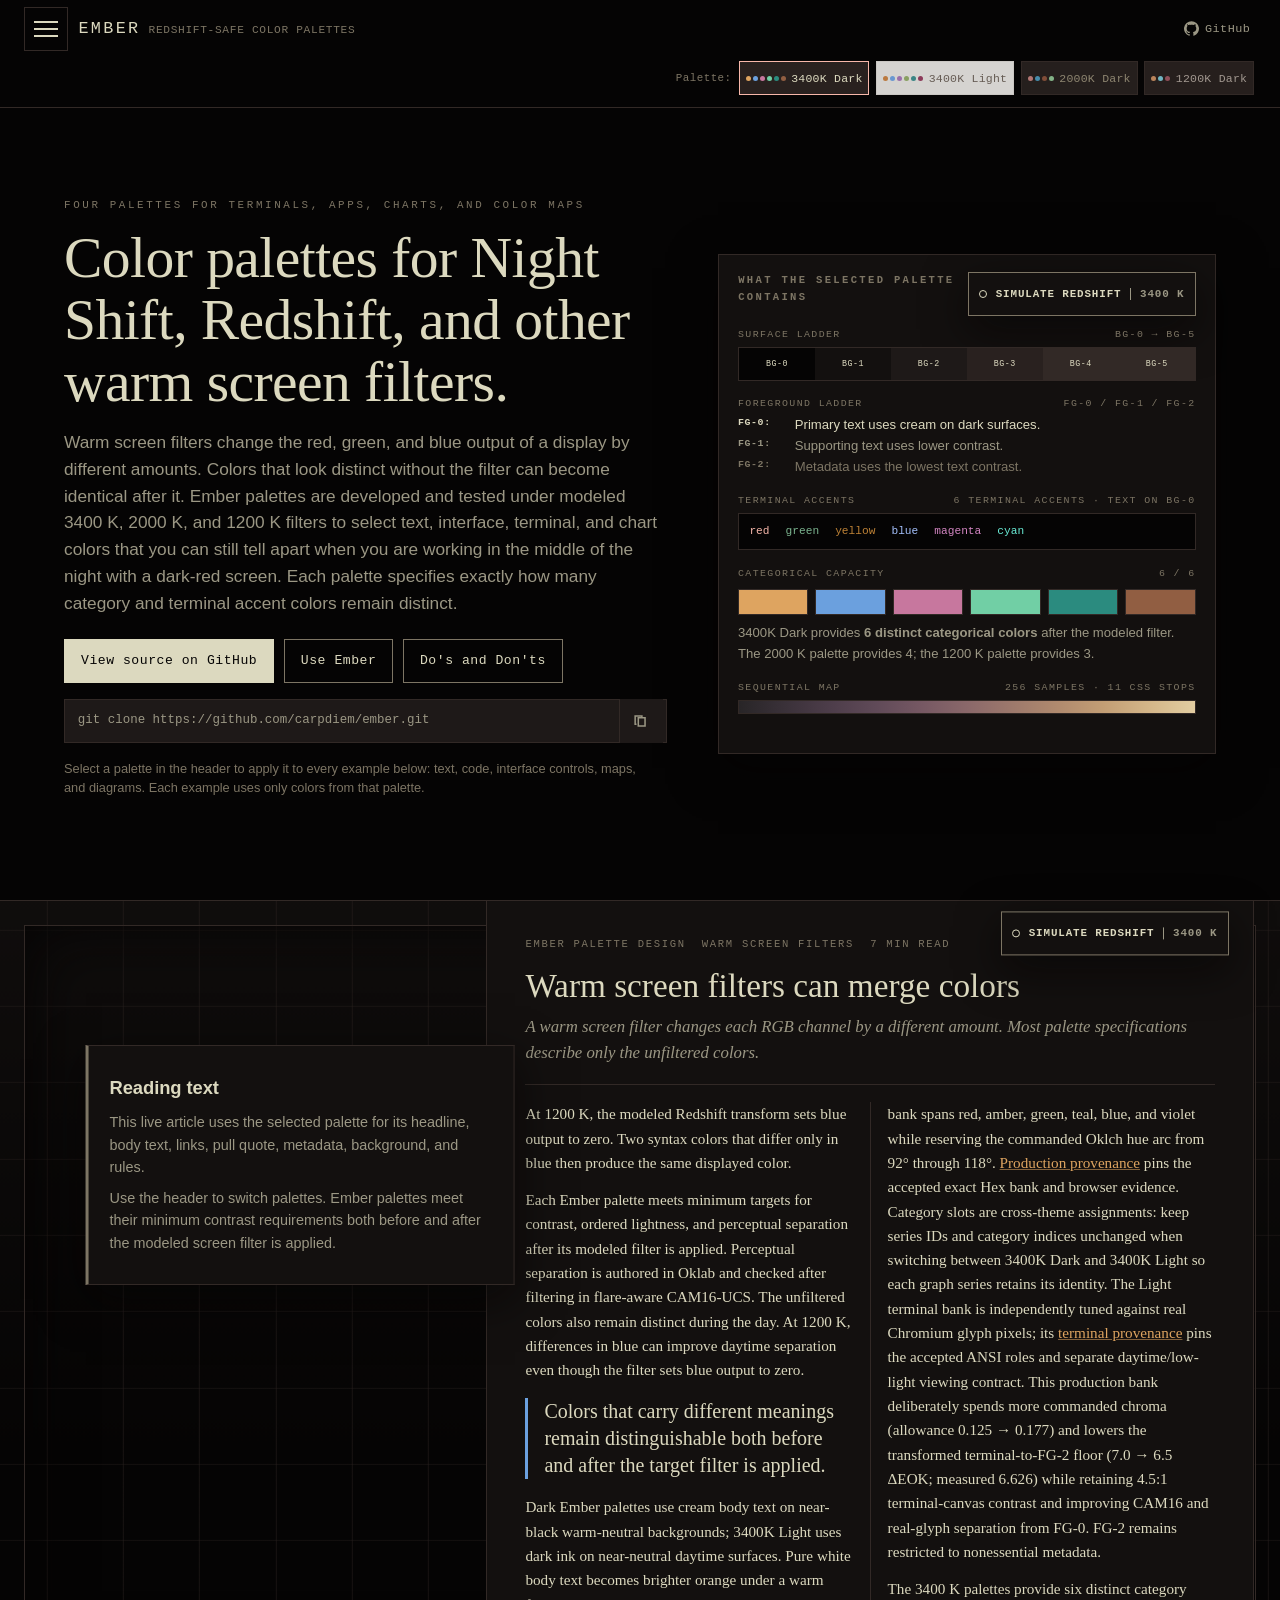
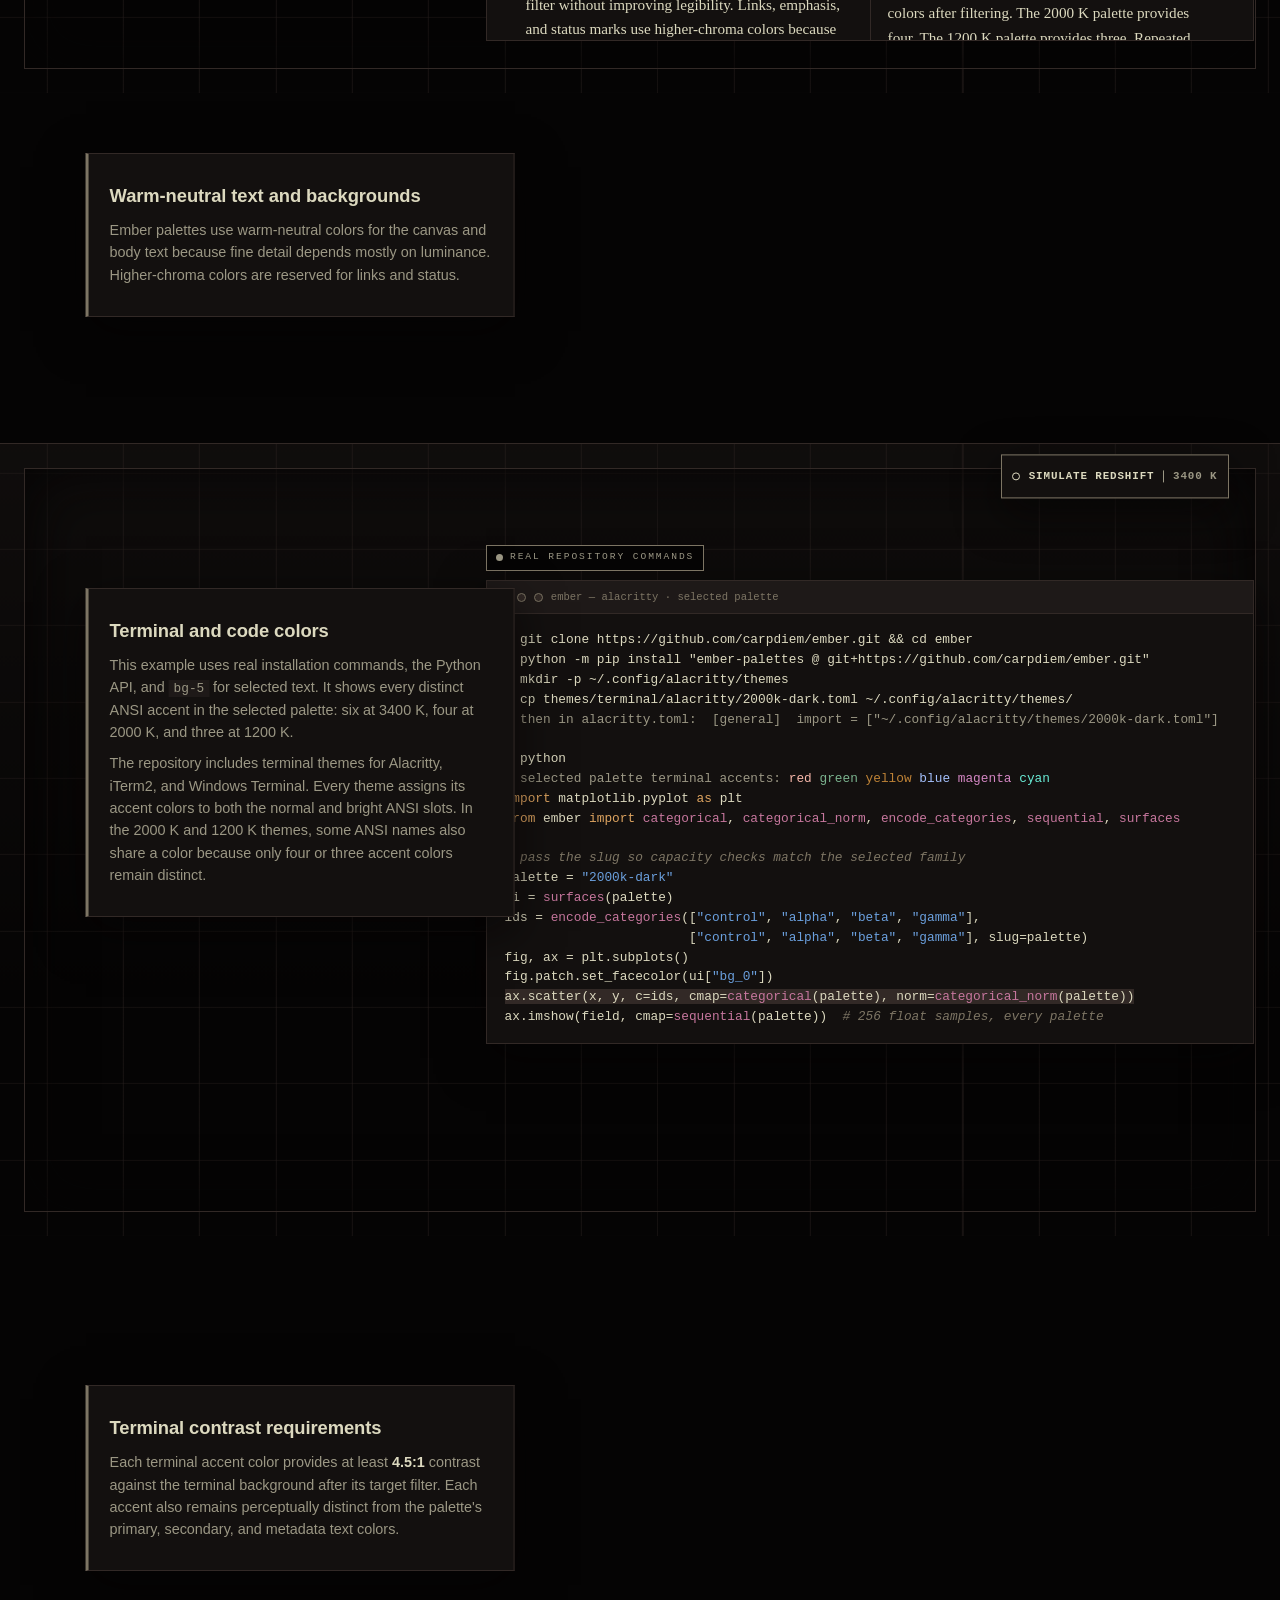
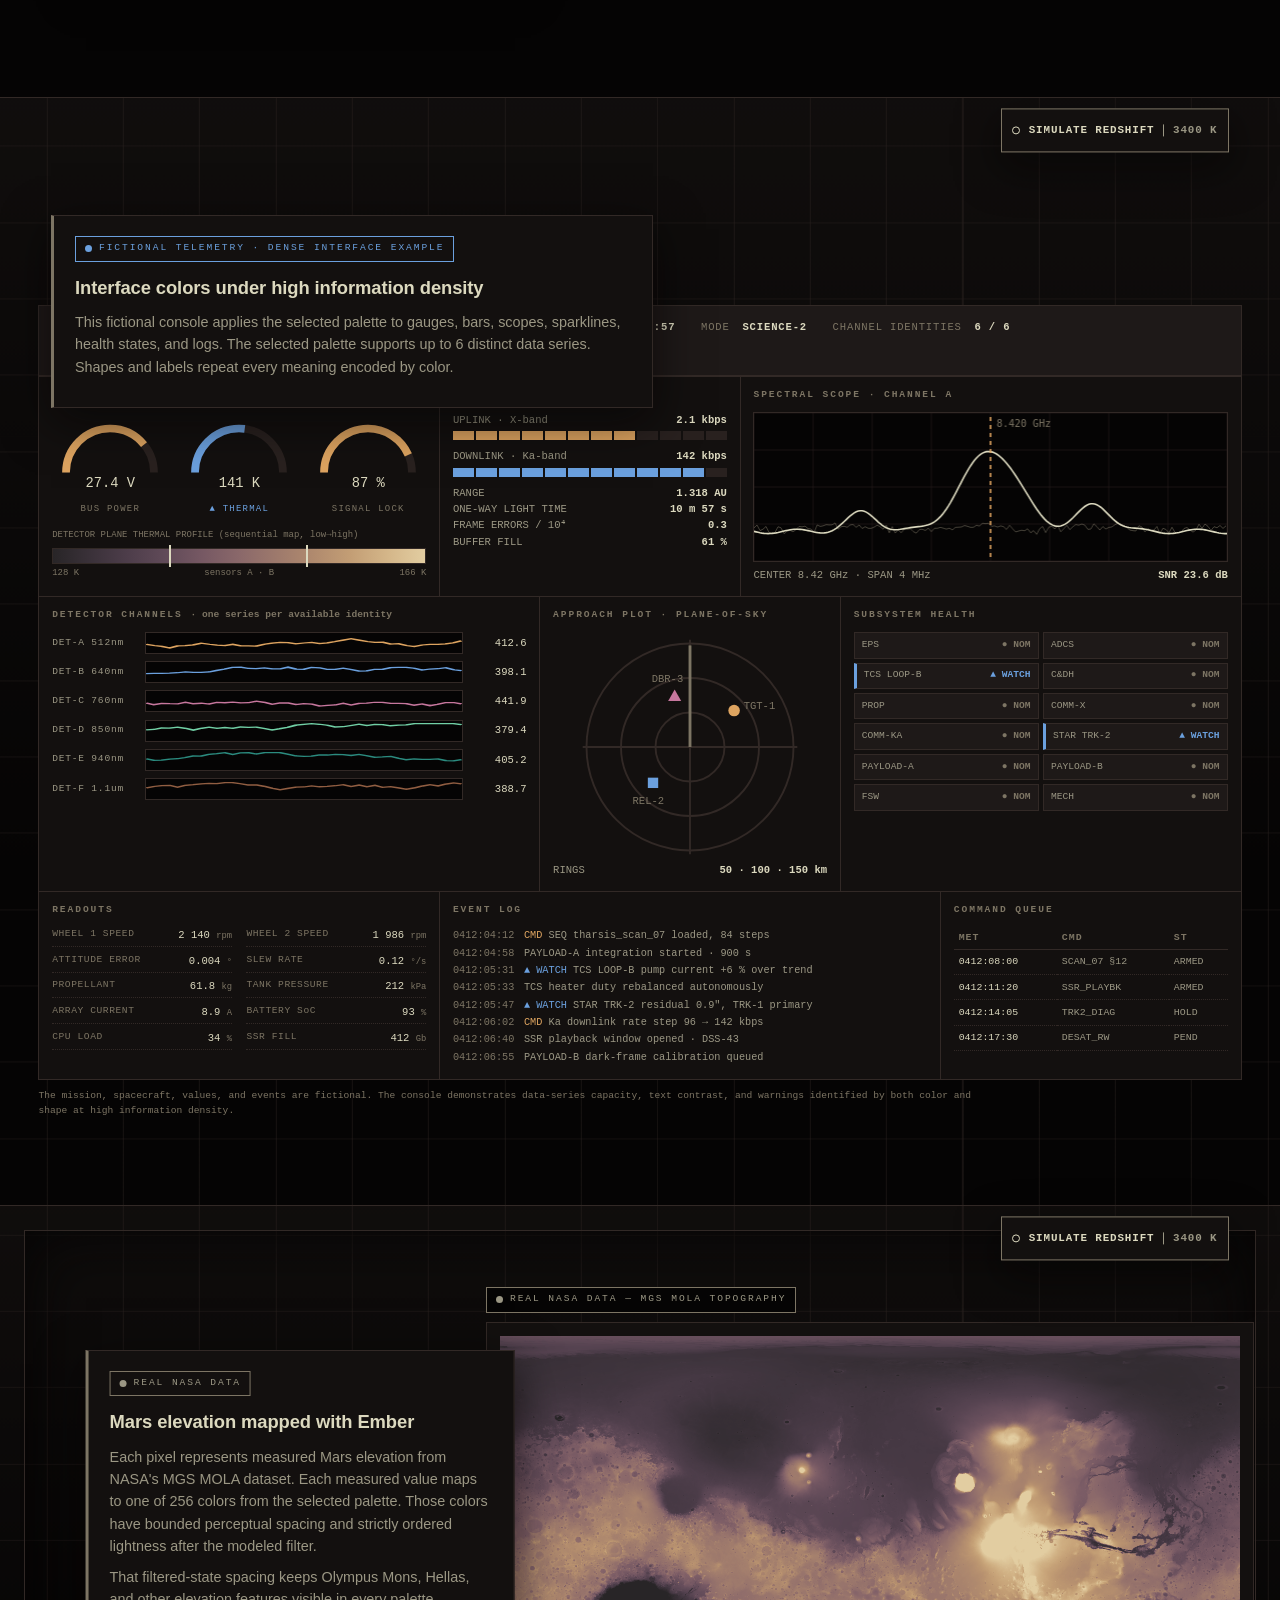
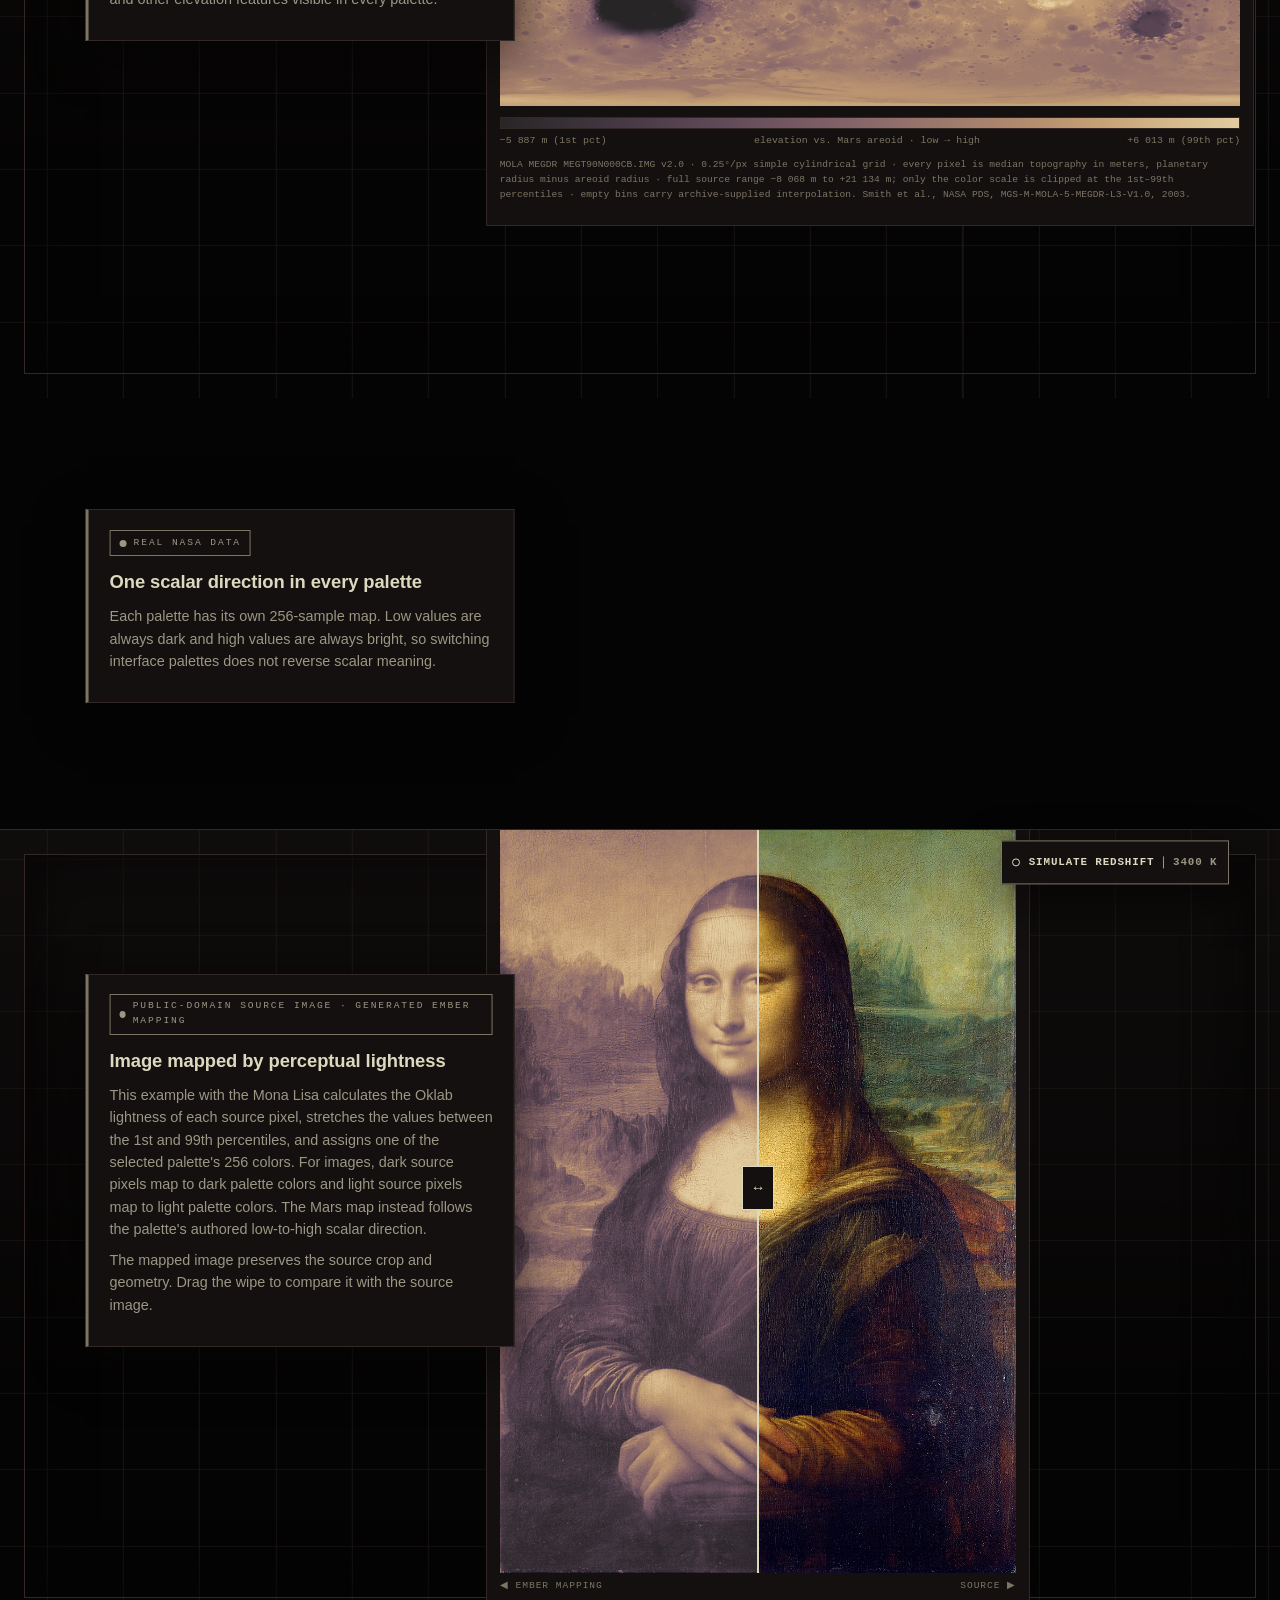
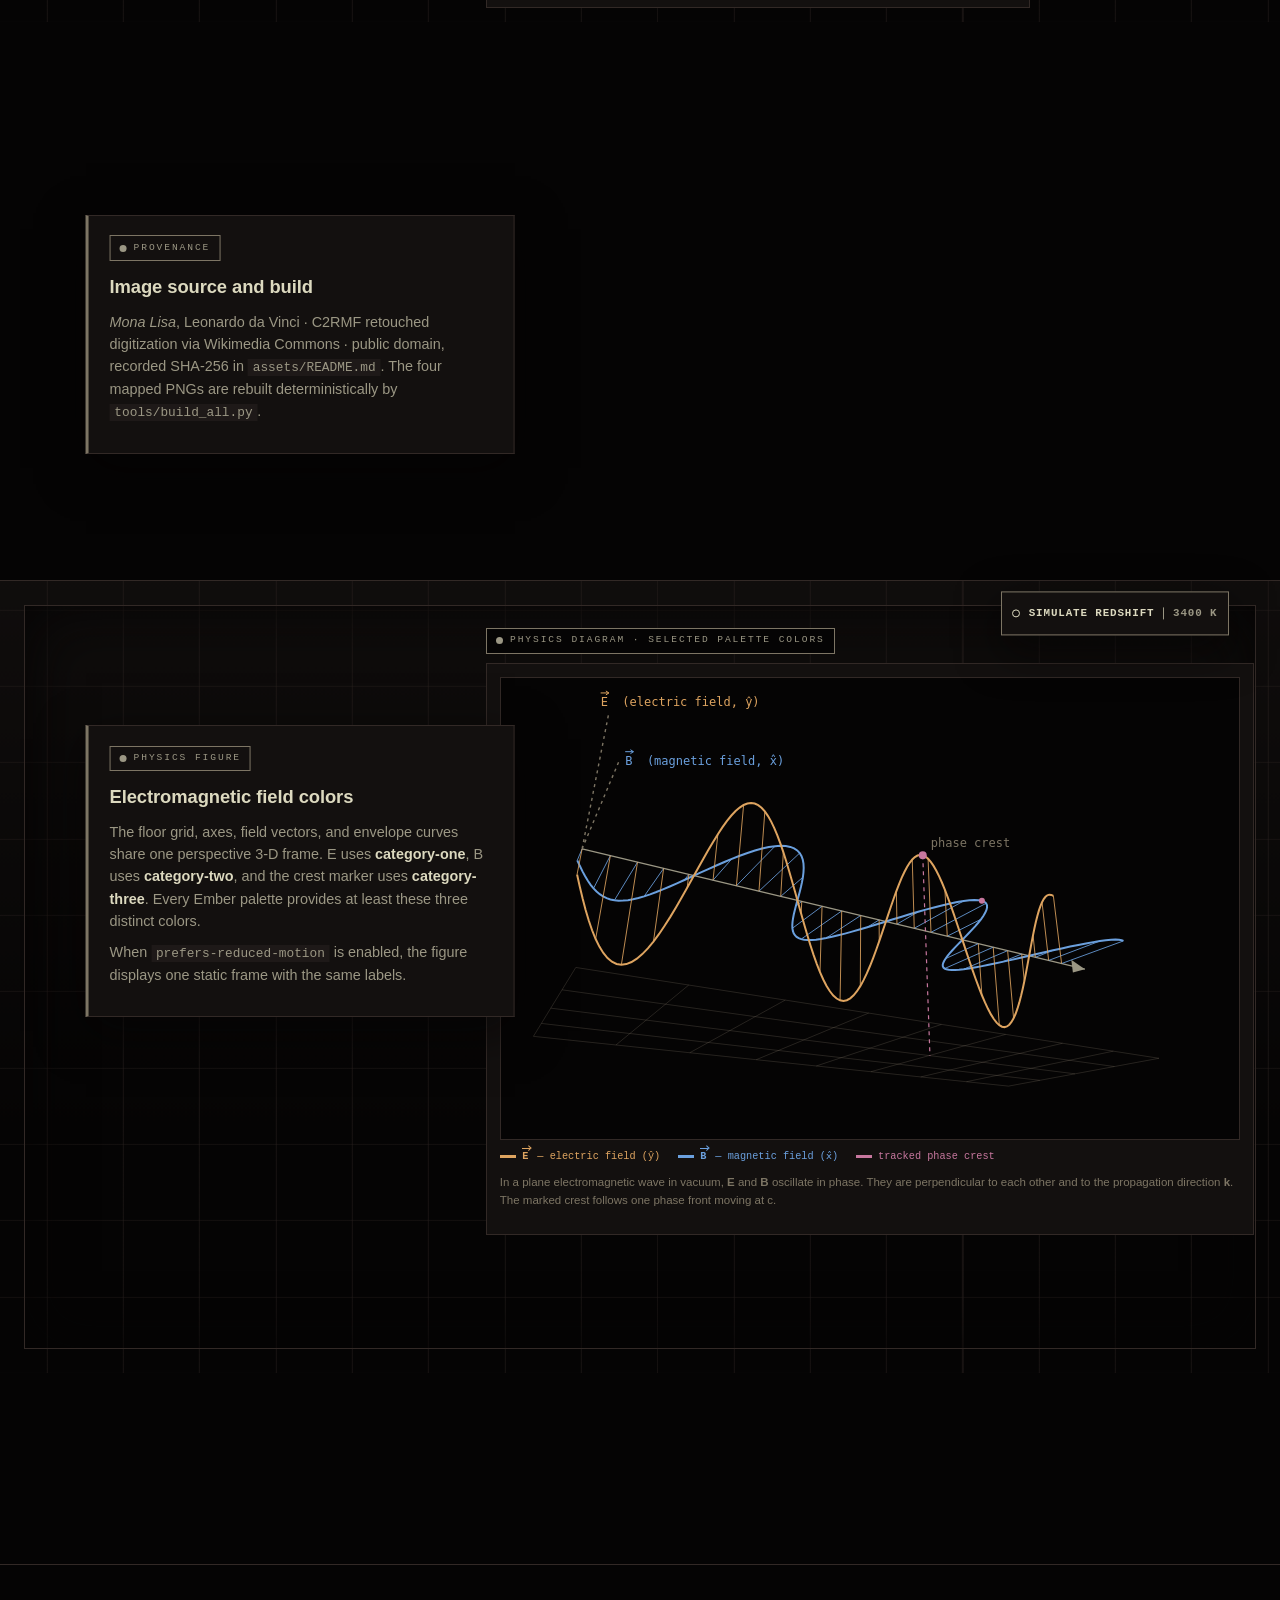
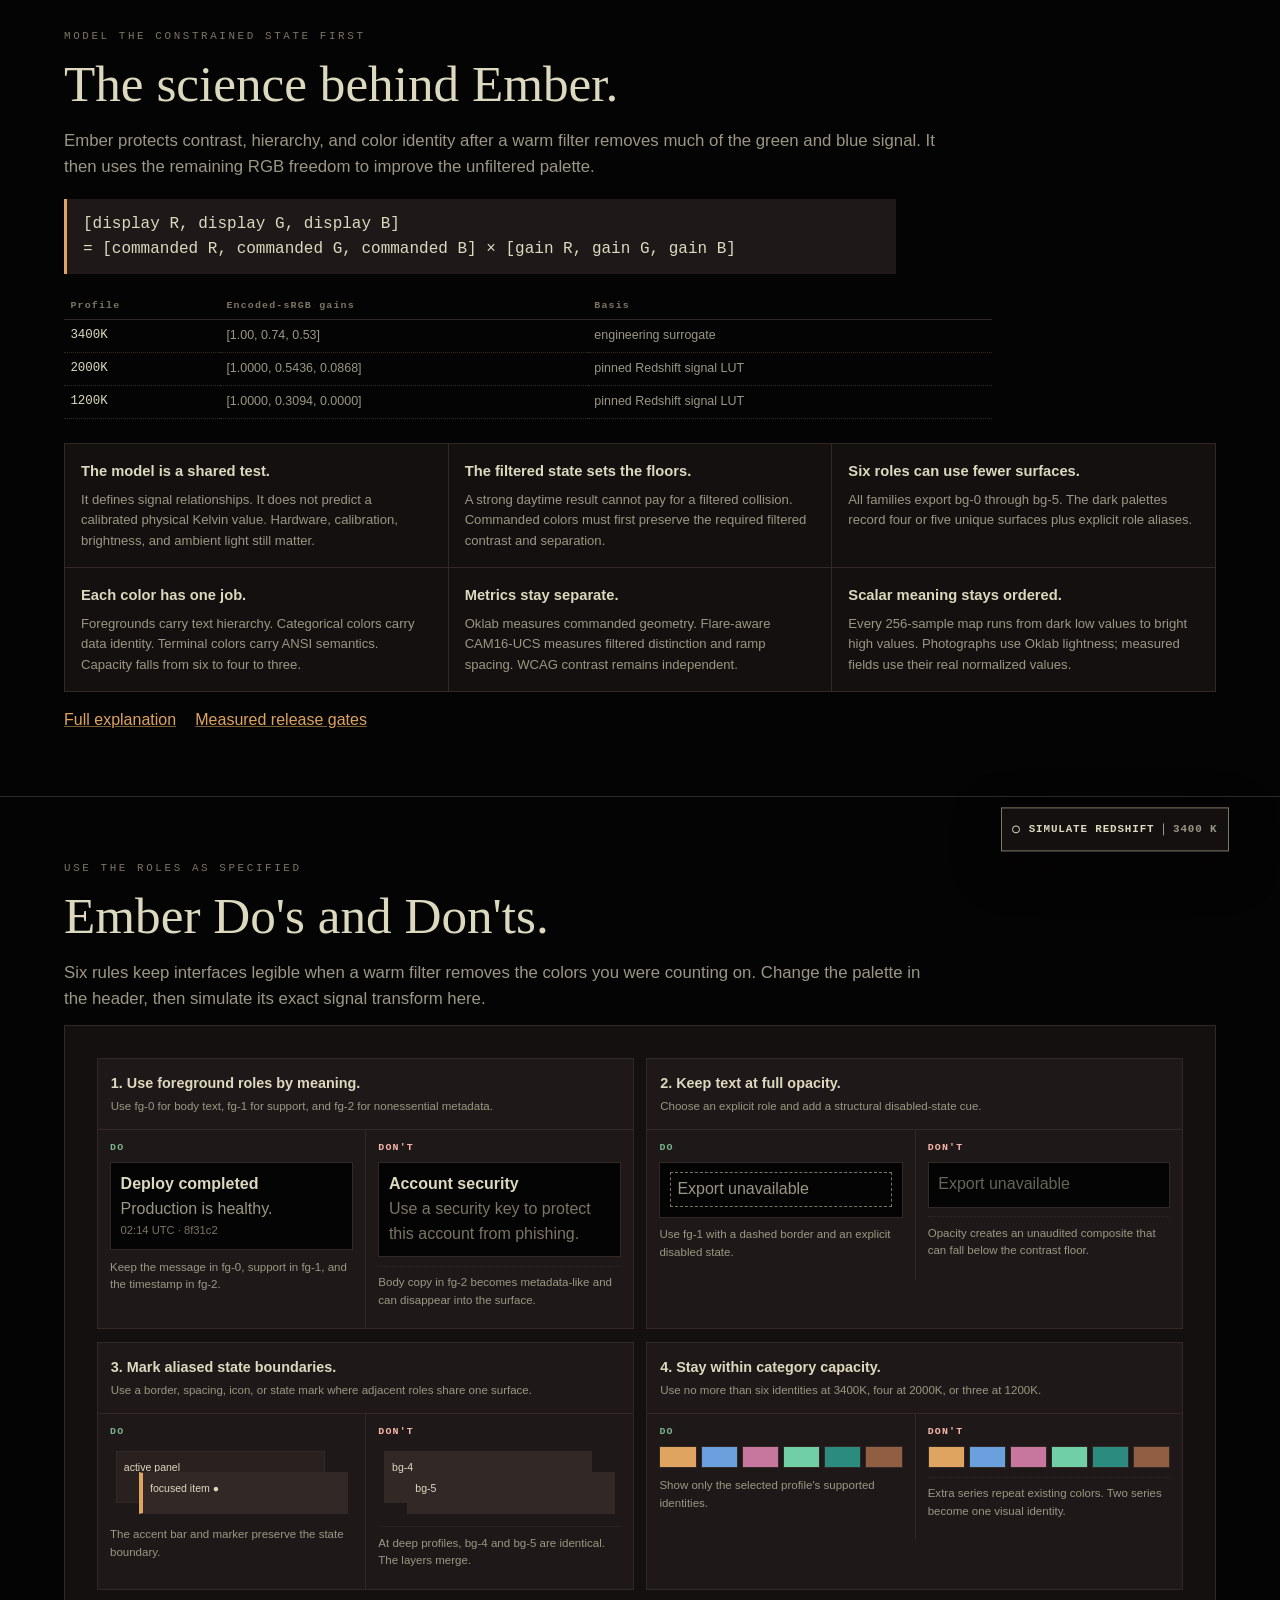
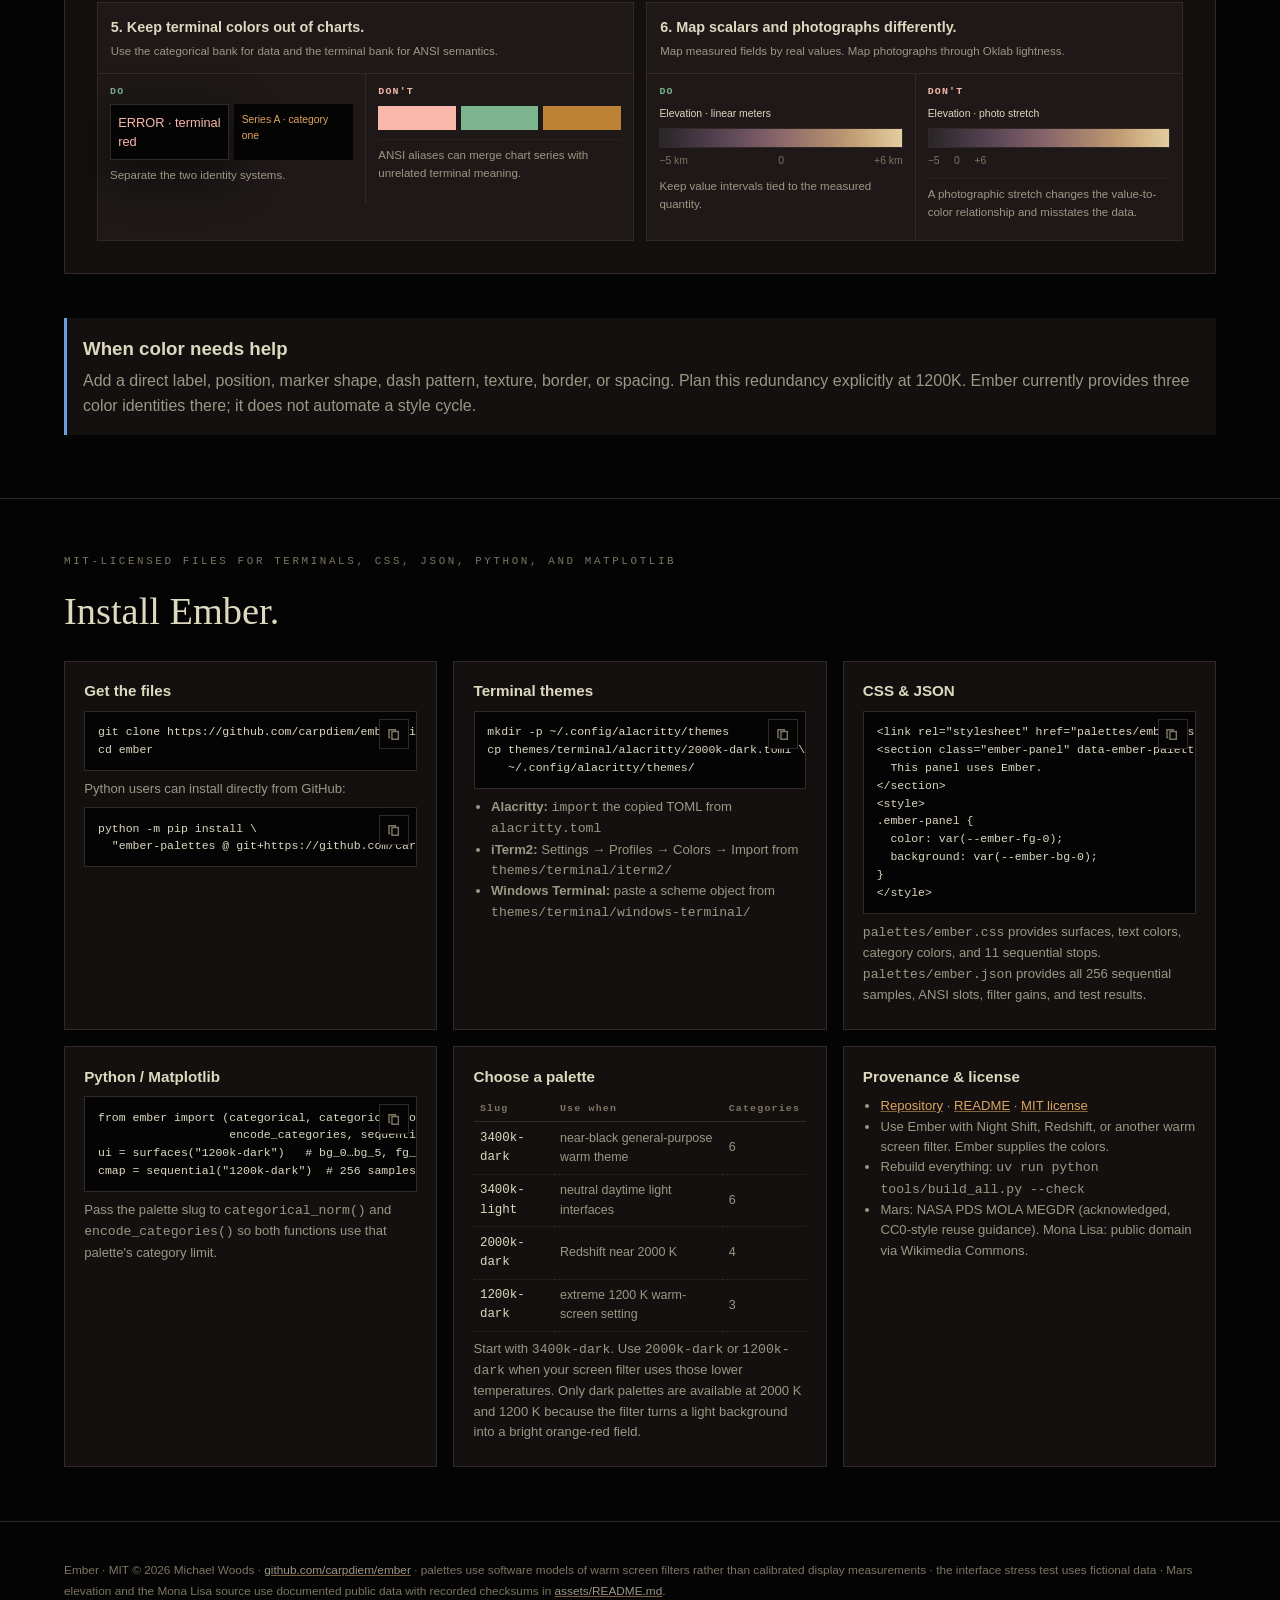
<file: examples/index.html>
<!DOCTYPE html>
<html lang="en">
<head>
  <meta charset="utf-8">
  <meta name="viewport" content="width=device-width, initial-scale=1">
  <meta name="robots" content="noindex">
  <link rel="canonical" href="../">
  <title>Ember examples moved</title>
  <script>
    const target = new URL("../", window.location.href);
    target.search = window.location.search;
    target.hash = "editorial";
    window.location.replace(target);
  </script>
  <noscript><meta http-equiv="refresh" content="0; url=../#editorial"></noscript>
</head>
<body>
  <p>The Ember examples now appear on the <a href="../#editorial">main page</a>.</p>
</body>
</html>
</file>
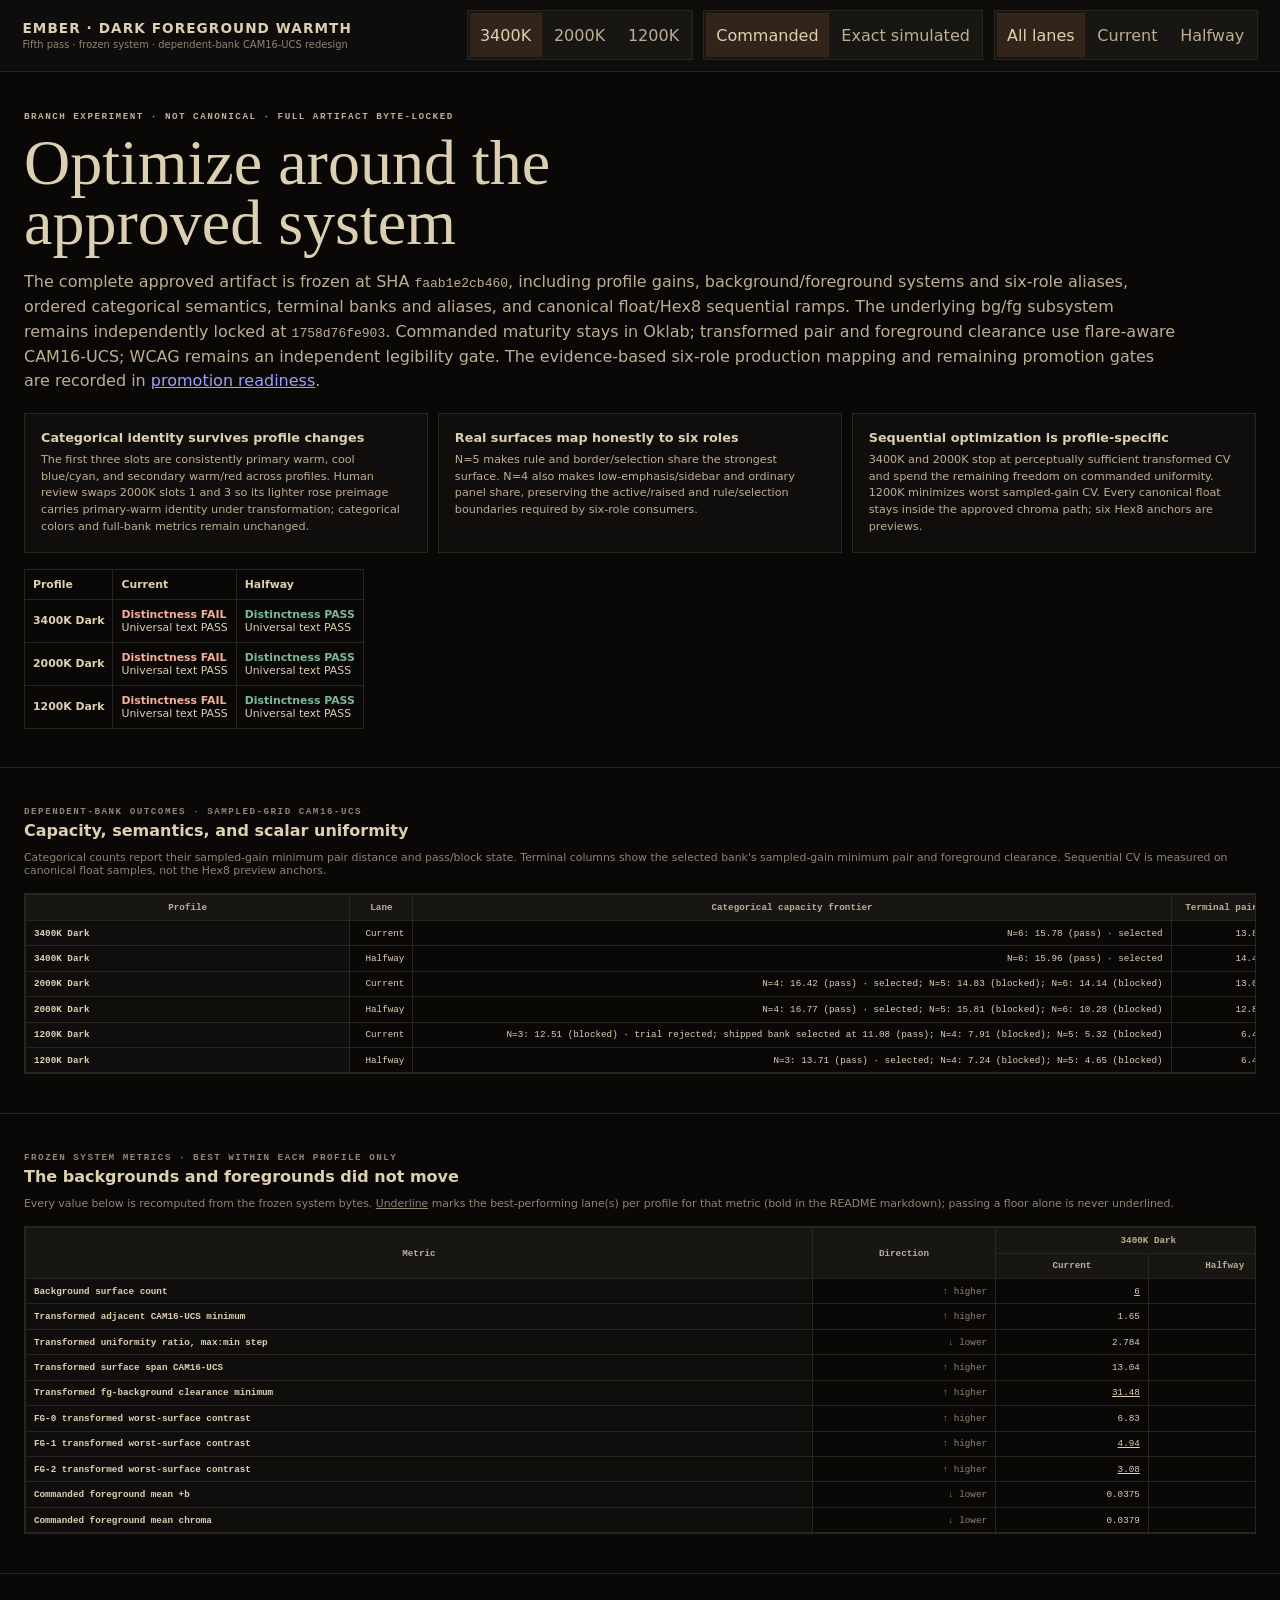
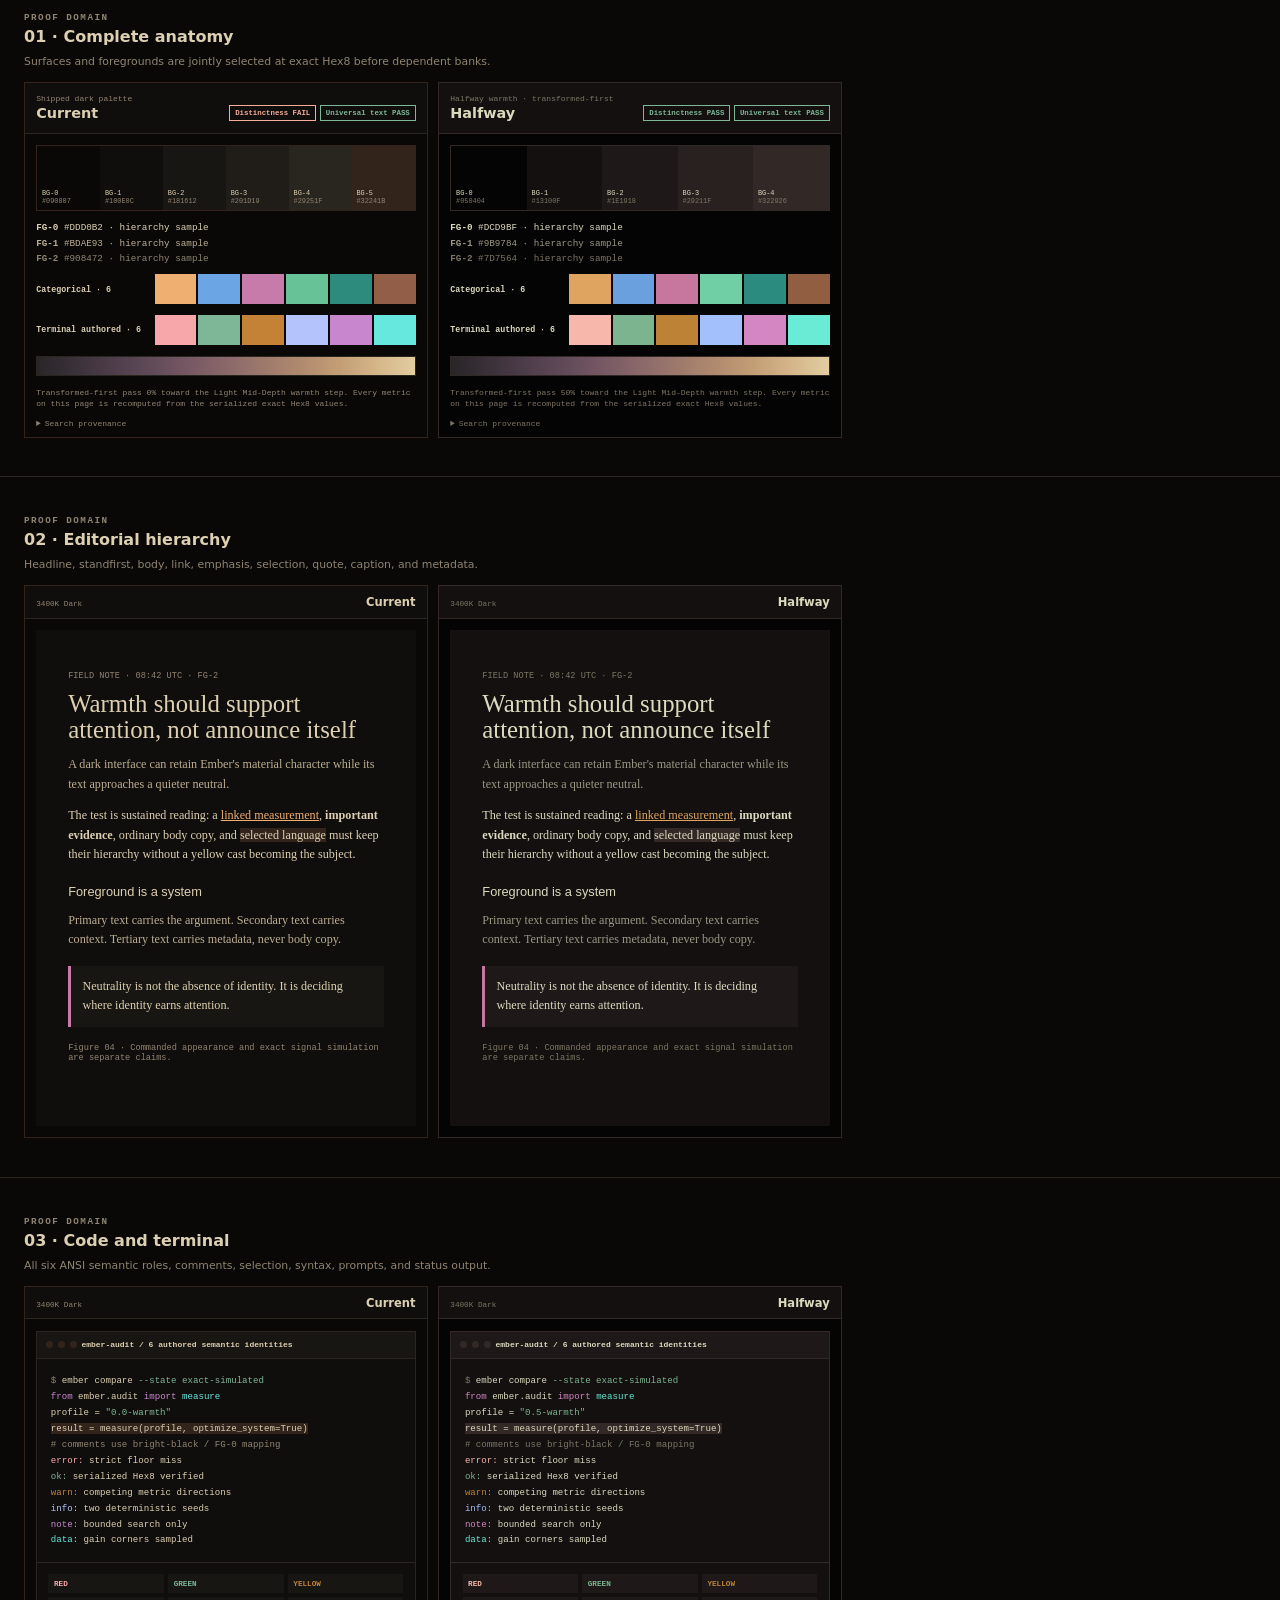
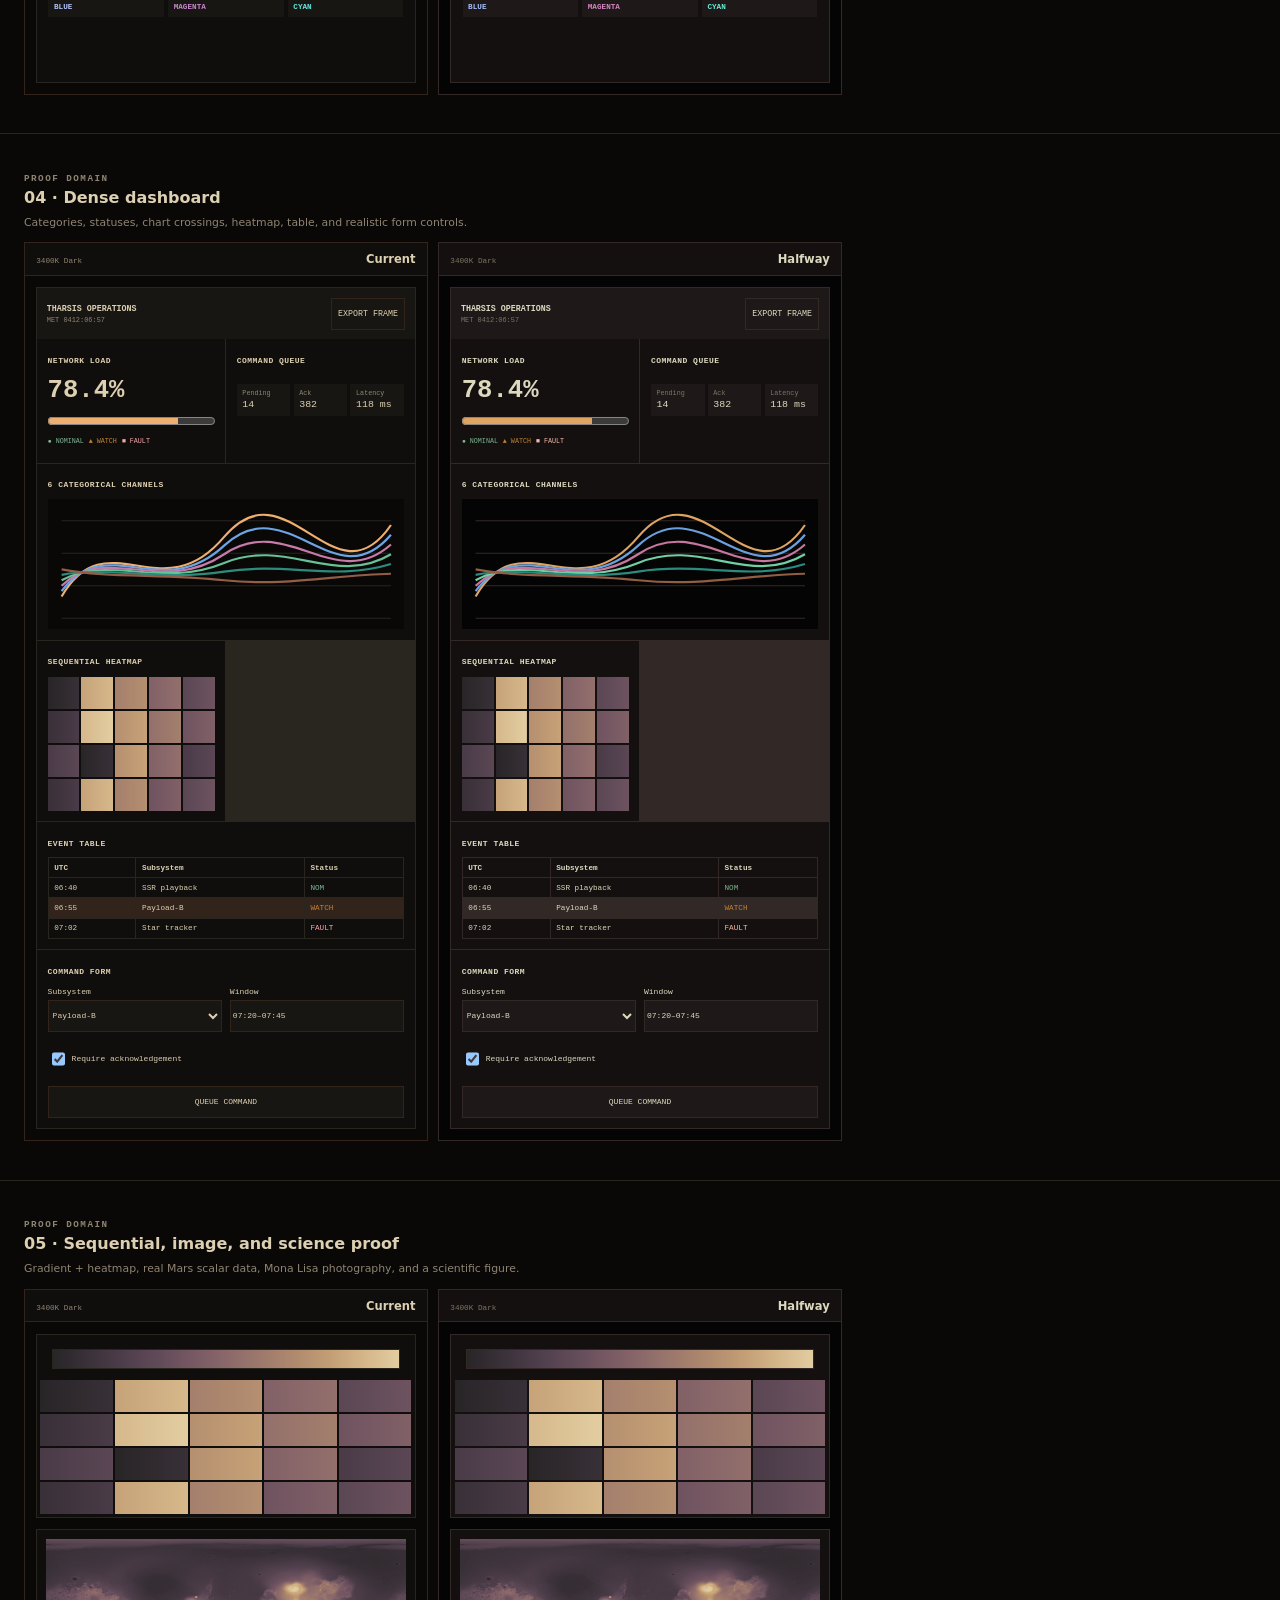
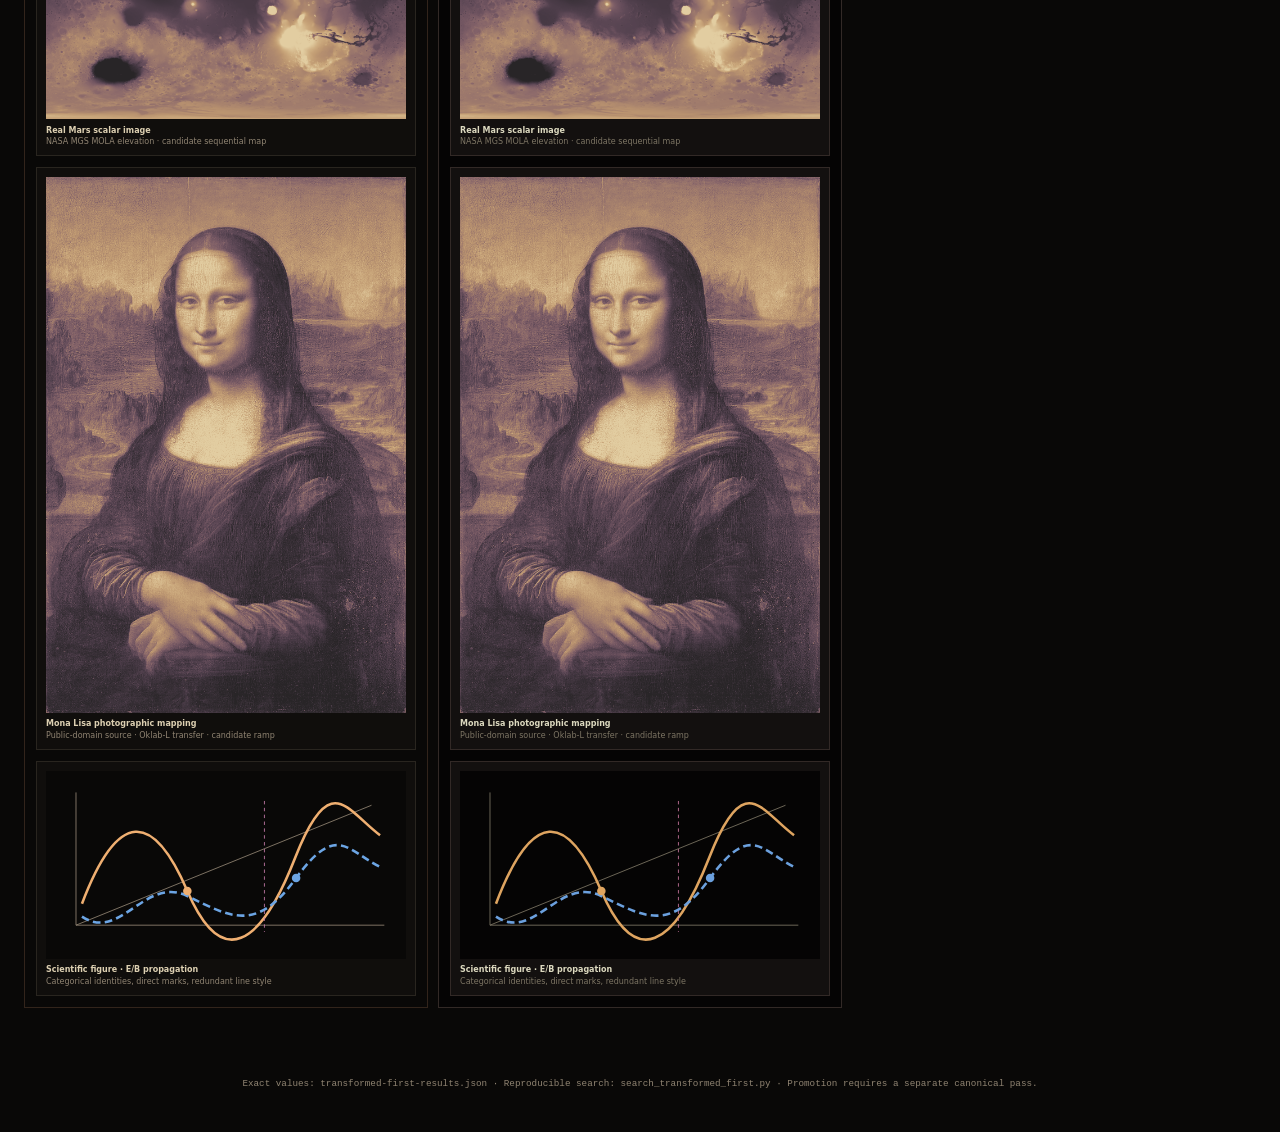
<file: docs/experiments/dark-foreground-warmth/index.html>
<!DOCTYPE html>
<html lang="en"><head><meta charset="utf-8"><meta name="viewport" content="width=device-width,initial-scale=1"><title>Ember dark foreground warmth experiment</title><style>
:root{--wrap-0:#090807;--wrap-1:#100E0C;--wrap-2:#181612;--wrap-3:#201D19;--wrap-4:#29251F;--wrap-5:#32241B;--wrap-fg-0:#DDD0B2;--wrap-fg-1:#BDAE93;--wrap-fg-2:#908472;color-scheme:dark;font-family:Inter,ui-sans-serif,system-ui,sans-serif}*{box-sizing:border-box}html,body{margin:0;max-width:100%;background:var(--wrap-0);color:var(--wrap-fg-0)}button,input,select{font:inherit}.topbar{position:sticky;top:0;z-index:50;display:grid;grid-template-columns:minmax(16rem,1fr) auto auto auto;gap:.65rem;align-items:center;padding:.65rem clamp(.65rem,2vw,1.4rem);background:rgba(16,14,12,.97);border-bottom:1px solid var(--wrap-4)}.brand h1{font-size:.85rem;letter-spacing:.08em;margin:0}.brand p{font-size:.62rem;color:var(--wrap-fg-2);margin:.2rem 0 0}.control{display:flex;gap:2px;padding:2px;background:var(--wrap-2);border:1px solid var(--wrap-4)}.control button{min-height:44px;padding:.35rem .65rem;border:0;background:transparent;color:var(--wrap-fg-1);cursor:pointer;white-space:nowrap}.control button[aria-pressed="true"]{background:var(--wrap-5);color:var(--wrap-fg-0)}.intro,.proof,.metrics-section{max-width:118rem;margin:0 auto;padding:clamp(1rem,3vw,2.8rem) clamp(.65rem,2vw,1.5rem)}.eyebrow,.proof>header p{font:700 .58rem ui-monospace,monospace;letter-spacing:.16em;color:var(--wrap-fg-2);margin:0}.intro h2{font:500 clamp(2rem,5vw,5rem)/.95 Georgia,serif;max-width:18ch;margin:.5rem 0 1rem}.intro>p{max-width:72rem;color:var(--wrap-fg-1);line-height:1.55}.truth-grid{display:grid;grid-template-columns:repeat(3,minmax(0,1fr));gap:.6rem;margin-top:1.2rem}.truth-card{padding:1rem;background:var(--wrap-1);border:1px solid var(--wrap-4)}.truth-card h3{font-size:.8rem;margin:0 0 .4rem}.truth-card p{font-size:.7rem;line-height:1.5;color:var(--wrap-fg-1);margin:0}.status-table{margin-top:1rem;border-collapse:collapse;font-size:.68rem}.status-table th,.status-table td{padding:.5rem;border:1px solid var(--wrap-4);text-align:left}.status-pass{color:#7EB798}.status-fail{color:#F5AD9A}.metrics-section,.proof{border-top:1px solid var(--wrap-4);scroll-margin-top:4.5rem}.metrics-section h2,.proof>header h2{font-size:1rem;margin:.25rem 0}.metrics-note,.proof>header span{font-size:.68rem;color:var(--wrap-fg-2)}.table-scroll{overflow-x:auto;margin-top:1rem;border:1px solid var(--wrap-4)}.metrics{border-collapse:collapse;min-width:min(118rem,180vw);width:max-content;max-width:none;font:500 .58rem ui-monospace,monospace}.metrics th,.metrics td{padding:.42rem .5rem;border:1px solid var(--wrap-4);text-align:right}.metrics thead th{background:var(--wrap-2);color:var(--wrap-fg-1);text-align:center}.metrics tbody th{position:sticky;left:0;background:var(--wrap-1);text-align:left;min-width:min(18rem,32vw)}.metrics .direction{color:var(--wrap-fg-2);white-space:nowrap}.metrics strong{color:var(--wrap-fg-0);font-weight:inherit;text-decoration:underline 2px;text-underline-offset:3px}.proof>header{margin-bottom:.8rem}.domain-head{display:flex;align-items:baseline;justify-content:space-between;gap:.5rem;padding:.55rem .7rem;background:var(--bg-1);border-bottom:1px solid var(--bg-4)}.domain-head p{margin:0;font:.48rem ui-monospace,monospace;color:var(--fg-2)}.domain-head h3{margin:0;font-size:.72rem}.candidate-grid{display:grid;grid-template-columns:repeat(3,minmax(0,1fr));gap:.65rem}.candidate-card{min-width:0;background:var(--bg-0);color:var(--fg-0);border:1px solid var(--bg-5);overflow:hidden}body:not([data-profile="3400k-dark"]) [data-profile="3400k-dark"],body:not([data-profile="2000k-dark"]) [data-profile="2000k-dark"],body:not([data-profile="1200k-dark"]) [data-profile="1200k-dark"]{display:none}body[data-focus="current"] [data-candidate]:not([data-candidate="current"]),body[data-focus="halfway"] [data-candidate]:not([data-candidate="halfway"]){display:none}body[data-focus]:not([data-focus="all"]) .candidate-grid{grid-template-columns:minmax(0,38rem);justify-content:center}.card-head{display:flex;justify-content:space-between;gap:.5rem;align-items:end;padding:.7rem;background:var(--bg-1);border-bottom:1px solid var(--bg-4)}.card-head p{font:.5rem ui-monospace,monospace;color:var(--fg-2);margin:0}.card-head h3{font-size:.9rem;margin:.15rem 0 0}.status{display:flex;gap:.25rem;flex-wrap:wrap;justify-content:flex-end}.status span{font:700 .46rem ui-monospace,monospace;padding:.2rem .3rem;border:1px solid currentColor}.surface-strip{display:grid;grid-auto-flow:column;grid-auto-columns:1fr;margin:.7rem;border:1px solid var(--bg-5)}.surface{height:64px;display:flex;flex-direction:column;justify-content:end;padding:.3rem;min-width:0}.surface b,.surface code{font:.43rem ui-monospace,monospace;overflow:hidden}.surface code{color:var(--fg-2)}.bg-0{background:var(--bg-0)}.bg-1{background:var(--bg-1)}.bg-2{background:var(--bg-2)}.bg-3{background:var(--bg-3)}.bg-4{background:var(--bg-4)}.bg-5{background:var(--bg-5)}.foregrounds,.bank{padding:0 .7rem}.foregrounds p{font:.58rem ui-monospace,monospace;margin:.28rem 0}.fg-0{color:var(--fg-0)}.fg-1{color:var(--fg-1)}.fg-2{color:var(--fg-2)}.bank{display:grid;grid-template-columns:7rem 1fr;align-items:center;gap:.4rem;margin-top:.65rem;font:.52rem ui-monospace,monospace}.swatches{display:grid;grid-auto-flow:column;grid-auto-columns:1fr;gap:2px}.swatch{height:30px;display:block}.swatch code{display:none}.cat-1{background:var(--cat-1)}.cat-2{background:var(--cat-2)}.cat-3{background:var(--cat-3)}.cat-4{background:var(--cat-4)}.cat-5{background:var(--cat-5)}.cat-6{background:var(--cat-6)}.term-1{background:var(--term-red)}.term-2{background:var(--term-green)}.term-3{background:var(--term-yellow)}.term-4{background:var(--term-blue)}.term-5{background:var(--term-magenta)}.term-6{background:var(--term-cyan)}.gradient{height:20px;margin:.7rem;background:var(--seq);border:1px solid var(--bg-4)}.search-summary,details{font:.5rem/1.4 ui-monospace,monospace;color:var(--fg-2);margin:.5rem .7rem}details ul{padding-left:1.2rem}.editorial,.terminal,.dashboard,.sequence-proof,figure{margin:.7rem}.editorial{padding:clamp(1rem,3vw,2rem);background:var(--bg-1);min-height:31rem}.editorial .kicker,.editorial .caption{font:.54rem ui-monospace,monospace;color:var(--fg-2)}.editorial h3{font:500 1.55rem/1.05 Georgia,serif;margin:.65rem 0}.editorial h4{font:.8rem ui-sans-serif,sans-serif;margin:1.2rem 0 .25rem}.editorial p,.editorial blockquote{font:.76rem/1.6 Georgia,serif}.editorial .standfirst,.editorial .support{color:var(--fg-1)}.editorial a{color:var(--cat-1)}.editorial mark{background:var(--bg-5);color:var(--fg-0)}.editorial blockquote{margin:1rem 0;padding:.7rem;border-left:3px solid var(--cat-3);background:var(--bg-2)}.terminal{background:var(--bg-1);border:1px solid var(--bg-4);min-height:22rem}.terminal header{display:flex;gap:.3rem;align-items:center;padding:.55rem;background:var(--bg-2);border-bottom:1px solid var(--bg-4);font:.5rem ui-monospace,monospace}.terminal header i{width:7px;height:7px;border-radius:50%;background:var(--bg-5)}.terminal pre{padding:.85rem;margin:0;white-space:pre-wrap;overflow-wrap:anywhere;font:.57rem/1.75 ui-monospace,monospace}.prompt,.comment{color:var(--fg-2)}.keyword{color:var(--term-magenta)}.function{color:var(--term-cyan)}.string{color:var(--term-green)}.selection{background:var(--bg-5)}.terminal-status{display:grid;grid-template-columns:repeat(3,1fr);gap:.25rem;padding:.7rem;border-top:1px solid var(--bg-4);font:700 .48rem ui-monospace,monospace}.terminal-status span{background:var(--bg-2);padding:.35rem}.term-red{color:var(--term-red)}.term-green{color:var(--term-green)}.term-yellow{color:var(--term-yellow)}.term-blue{color:var(--term-blue)}.term-magenta{color:var(--term-magenta)}.term-cyan{color:var(--term-cyan)}.dashboard{border:1px solid var(--bg-4);background:var(--bg-1);font-family:ui-monospace,monospace}.dashboard>header{display:flex;justify-content:space-between;align-items:center;padding:.6rem;background:var(--bg-2);font-size:.52rem}.dashboard header small{display:block;color:var(--fg-2);margin-top:.2rem}.dashboard button,.dashboard input,.dashboard select{background:var(--bg-2);color:var(--fg-0);border:1px solid var(--bg-5);min-height:32px}.dash-grid{display:grid;grid-template-columns:1fr 1fr;gap:1px;background:var(--bg-4)}.dash-grid section{min-width:0;padding:.65rem;background:var(--bg-1)}.dash-grid section>b{font-size:.5rem;letter-spacing:.06em}.summary strong{display:block;font-size:1.6rem;margin:.5rem 0}progress{width:100%;accent-color:var(--cat-1)}.summary p{display:flex;gap:.3rem;flex-wrap:wrap;font-size:.42rem}dl{display:grid;grid-template-columns:repeat(3,1fr);gap:.2rem}dl div{padding:.35rem;background:var(--bg-2)}dt{font-size:.42rem;color:var(--fg-2)}dd{font-size:.62rem;margin:.1rem 0 0}.chart,.events,.controls{grid-column:1/-1}.chart svg{display:block;width:100%;height:130px;background:var(--bg-0);margin-top:.45rem}.grid{stroke:var(--bg-4);fill:none}.series,.wave{fill:none;stroke-width:2}.cat-stroke-1{stroke:var(--cat-1)}.cat-stroke-2{stroke:var(--cat-2)}.cat-stroke-3{stroke:var(--cat-3)}.cat-stroke-4{stroke:var(--cat-4)}.cat-stroke-5{stroke:var(--cat-5)}.cat-stroke-6{stroke:var(--cat-6)}.cat-fill-1{fill:var(--cat-1)}.cat-fill-2{fill:var(--cat-2)}.heat>div,.heatmap{display:grid;grid-template-columns:repeat(5,1fr);gap:2px;margin-top:.5rem}.heat i,.heatmap i{height:32px;background:var(--seq);background-size:1100% 100%;background-position:calc(var(--n) * -10%) 0}.events table{width:100%;border-collapse:collapse;margin-top:.4rem;font-size:.48rem}.events th,.events td{padding:.35rem;border:1px solid var(--bg-4);text-align:left}.events .selected{background:var(--bg-5)}form{display:grid;grid-template-columns:1fr 1fr;gap:.5rem;margin-top:.5rem;font-size:.5rem}form label{display:grid;gap:.25rem}form label:nth-child(3){display:flex;align-items:center}form button{grid-column:1/-1}.sequence-proof{padding:.2rem;background:var(--bg-1);border:1px solid var(--bg-4)}figure{padding:.55rem;background:var(--bg-1);border:1px solid var(--bg-4)}figure img,figure svg{display:block;width:100%;height:auto}figcaption{display:grid;gap:.15rem;margin-top:.4rem;font-size:.5rem}figcaption span{color:var(--fg-2)}.scientific svg{background:var(--bg-0)}.axis{fill:none;stroke:var(--fg-2)}.wave{stroke-width:3}.dashed{stroke-dasharray:9 5}.marker{stroke-dasharray:4 4}.footer{padding:2rem;text-align:center;color:var(--wrap-fg-2);font:.58rem ui-monospace,monospace}body[data-state="commanded"] [data-profile="3400k-dark"][data-candidate="current"]{--bg-0:#090807;--bg-1:#100E0C;--bg-2:#181612;--bg-3:#201D19;--bg-4:#29251F;--bg-5:#32241B;--fg-0:#DDD0B2;--fg-1:#BDAE93;--fg-2:#908472;--cat-1:#EFAF71;--cat-2:#6CA5E4;--cat-3:#C67BAA;--cat-4:#68C297;--cat-5:#2D8B7E;--cat-6:#935E47;--term-red:#F7A6AA;--term-green:#7EB798;--term-yellow:#C38236;--term-blue:#B4C3FC;--term-magenta:#C886CE;--term-cyan:#66E8DF;--seq:linear-gradient(90deg,#282527 0%,#3A3139 10%,#4D3D4A 20%,#604A58 30%,#765863 40%,#8A686A 50%,#9D796C 60%,#B08A6E 70%,#C39E75 80%,#D4B689 90%,#E2CDA1 100%)}
body[data-state="simulated"] [data-profile="3400k-dark"][data-candidate="current"]{--bg-0:#090604;--bg-1:#100A06;--bg-2:#18100A;--bg-3:#20150D;--bg-4:#291B10;--bg-5:#321B0E;--fg-0:#DD9A5E;--fg-1:#BD814E;--fg-2:#90623C;--cat-1:#EF823C;--cat-2:#6C7A79;--cat-3:#C65B5A;--cat-4:#689050;--cat-5:#2D6743;--cat-6:#934626;--term-red:#F77B5A;--term-green:#7E8751;--term-yellow:#C3601D;--term-blue:#B49086;--term-magenta:#C8636D;--term-cyan:#66AC76;--seq:linear-gradient(90deg,#281B15 0%,#3A241E 10%,#4D2D27 20%,#60372F 30%,#764134 40%,#8A4D38 50%,#9D5A39 60%,#B0663A 70%,#C3753E 80%,#D48749 90%,#E29855 100%)}
body[data-state="commanded"] [data-profile="3400k-dark"][data-candidate="halfway"]{--bg-0:#050404;--bg-1:#13100F;--bg-2:#1E1918;--bg-3:#29211F;--bg-4:#322926;--bg-5:#322926;--fg-0:#DCD9BF;--fg-1:#9B9784;--fg-2:#7D7564;--cat-1:#DEA460;--cat-2:#6BA0DE;--cat-3:#C7779E;--cat-4:#71CFA5;--cat-5:#2B8B7F;--cat-6:#915E42;--term-red:#F7B7AA;--term-green:#7BB48F;--term-yellow:#BE8236;--term-blue:#A4C0FC;--term-magenta:#D486C3;--term-cyan:#69EBD5;--seq:linear-gradient(90deg,#282527 0%,#3A3139 10%,#4D3D4A 20%,#604A58 30%,#765863 40%,#8A686A 50%,#9D796C 60%,#B08A6E 70%,#C39E75 80%,#D4B689 90%,#E2CDA1 100%)}
body[data-state="simulated"] [data-profile="3400k-dark"][data-candidate="halfway"]{--bg-0:#050302;--bg-1:#130C08;--bg-2:#1E120D;--bg-3:#291810;--bg-4:#321E14;--bg-5:#321E14;--fg-0:#DCA165;--fg-1:#9B7046;--fg-2:#7D5735;--cat-1:#DE7933;--cat-2:#6B7676;--cat-3:#C75854;--cat-4:#719957;--cat-5:#2B6743;--cat-6:#914623;--term-red:#F7875A;--term-green:#7B854C;--term-yellow:#BE601D;--term-blue:#A48E86;--term-magenta:#D46367;--term-cyan:#69AE71;--seq:linear-gradient(90deg,#281B15 0%,#3A241E 10%,#4D2D27 20%,#60372F 30%,#764134 40%,#8A4D38 50%,#9D5A39 60%,#B0663A 70%,#C3753E 80%,#D48749 90%,#E29855 100%)}
body[data-state="commanded"] [data-profile="2000k-dark"][data-candidate="current"]{--bg-0:#070504;--bg-1:#0D0A09;--bg-2:#15110E;--bg-3:#1E1814;--bg-4:#271F1B;--bg-5:#30221B;--fg-0:#EED5AE;--fg-1:#D3BB99;--fg-2:#AA9D8B;--cat-1:#E98FA0;--cat-2:#5BAEDE;--cat-3:#A36140;--cat-4:#9FE5AF;--term-red:#F490AB;--term-green:#7BEEC0;--term-yellow:#C2A039;--term-blue:#A3C2FC;--term-magenta:#F490AB;--term-cyan:#7BEEC0;--seq:linear-gradient(90deg,#17110F 0%,#2A1E20 10%,#3D2B31 20%,#513843 30%,#684657 40%,#80566A 50%,#986979 60%,#B07F84 70%,#C79B8E 80%,#DDBA9D 90%,#F2D9AE 100%)}
body[data-state="simulated"] [data-profile="2000k-dark"][data-candidate="current"]{--bg-0:#070300;--bg-1:#0D0501;--bg-2:#150901;--bg-3:#1E0D02;--bg-4:#271102;--bg-5:#301202;--fg-0:#EE740F;--fg-1:#D3660D;--fg-2:#AA550C;--cat-1:#E94E0E;--cat-2:#5B5F13;--cat-3:#A33506;--cat-4:#9F7C0F;--term-red:#F44E0F;--term-green:#7B8111;--term-yellow:#C25705;--term-blue:#A36916;--term-magenta:#F44E0F;--term-cyan:#7B8111;--seq:linear-gradient(90deg,#170901 0%,#2A1003 10%,#3D1704 20%,#511E06 30%,#682608 40%,#802F09 50%,#98390B 60%,#B0450B 70%,#C7540C 80%,#DD650E 90%,#F2760F 100%)}
body[data-state="commanded"] [data-profile="2000k-dark"][data-candidate="halfway"]{--bg-0:#050404;--bg-1:#171312;--bg-2:#171312;--bg-3:#251F1D;--bg-4:#322926;--bg-5:#322926;--fg-0:#ECDCBF;--fg-1:#B4AA8E;--fg-2:#8D8570;--cat-1:#E99894;--cat-2:#54B7E2;--cat-3:#A36043;--cat-4:#A8EDB1;--term-red:#F490AC;--term-green:#85EEB8;--term-yellow:#C29E39;--term-blue:#A9C6FC;--term-magenta:#F490AC;--term-cyan:#85EEB8;--seq:linear-gradient(90deg,#17110F 0%,#2A1E20 10%,#3D2B31 20%,#513843 30%,#684657 40%,#80566A 50%,#986979 60%,#B07F84 70%,#C79B8E 80%,#DDBA9D 90%,#F2D9AE 100%)}
body[data-state="simulated"] [data-profile="2000k-dark"][data-candidate="halfway"]{--bg-0:#050200;--bg-1:#170A02;--bg-2:#170A02;--bg-3:#251103;--bg-4:#321603;--bg-5:#321603;--fg-0:#EC7811;--fg-1:#B45C0C;--fg-2:#8D480A;--cat-1:#E9530D;--cat-2:#546314;--cat-3:#A33406;--cat-4:#A8810F;--term-red:#F44E0F;--term-green:#858110;--term-yellow:#C25605;--term-blue:#A96C16;--term-magenta:#F44E0F;--term-cyan:#858110;--seq:linear-gradient(90deg,#170901 0%,#2A1003 10%,#3D1704 20%,#511E06 30%,#682608 40%,#802F09 50%,#98390B 60%,#B0450B 70%,#C7540C 80%,#DD650E 90%,#F2760F 100%)}
body[data-state="commanded"] [data-profile="1200k-dark"][data-candidate="current"]{--bg-0:#060302;--bg-1:#0C0806;--bg-2:#130E0B;--bg-3:#1C1511;--bg-4:#251C17;--bg-5:#2E1E17;--fg-0:#FFE5BD;--fg-1:#CBAF89;--fg-2:#A18C73;--cat-1:#E9B76C;--cat-2:#8FF0FF;--cat-3:#BB6572;--term-red:#F68F96;--term-green:#C8FFBA;--term-yellow:#DCD06A;--term-blue:#DCD06A;--term-magenta:#F68F96;--term-cyan:#C8FFBA;--seq:linear-gradient(90deg,#100C0B 0%,#24181D 10%,#37242F 20%,#4B3042 30%,#633E58 40%,#7C506D 50%,#95657F 60%,#AE808D 70%,#C8A099 80%,#E2C1A8 90%,#FFE5B8 100%)}
body[data-state="simulated"] [data-profile="1200k-dark"][data-candidate="current"]{--bg-0:#060100;--bg-1:#0C0200;--bg-2:#130400;--bg-3:#1C0600;--bg-4:#250900;--bg-5:#2E0900;--fg-0:#FF4700;--fg-1:#CB3600;--fg-2:#A12B00;--cat-1:#E93900;--cat-2:#8F4A00;--cat-3:#BB1F00;--term-red:#F62C00;--term-green:#C84F00;--term-yellow:#DC4000;--term-blue:#DC4000;--term-magenta:#F62C00;--term-cyan:#C84F00;--seq:linear-gradient(90deg,#100400 0%,#240700 10%,#370B00 20%,#4B0F00 30%,#631300 40%,#7C1900 50%,#951F00 60%,#AE2800 70%,#C83200 80%,#E23C00 90%,#FF4700 100%)}
body[data-state="commanded"] [data-profile="1200k-dark"][data-candidate="halfway"]{--bg-0:#050404;--bg-1:#171313;--bg-2:#171313;--bg-3:#261F1D;--bg-4:#322926;--bg-5:#322926;--fg-0:#FFFBEE;--fg-1:#CDC4BA;--fg-2:#A1978F;--cat-1:#F3AC74;--cat-2:#8DEEFF;--cat-3:#B76270;--term-red:#F68F96;--term-green:#C8FFC4;--term-yellow:#DED872;--term-blue:#DED872;--term-magenta:#F68F96;--term-cyan:#C8FFC4;--seq:linear-gradient(90deg,#100C0B 0%,#24181D 10%,#37242F 20%,#4B3042 30%,#633E58 40%,#7C506D 50%,#95657F 60%,#AE808D 70%,#C8A099 80%,#E2C1A8 90%,#FFE5B8 100%)}
body[data-state="simulated"] [data-profile="1200k-dark"][data-candidate="halfway"]{--bg-0:#050100;--bg-1:#170600;--bg-2:#170600;--bg-3:#260A00;--bg-4:#320D00;--bg-5:#320D00;--fg-0:#FF4E00;--fg-1:#CD3D00;--fg-2:#A12F00;--cat-1:#F33500;--cat-2:#8D4A00;--cat-3:#B71E00;--term-red:#F62C00;--term-green:#C84F00;--term-yellow:#DE4300;--term-blue:#DE4300;--term-magenta:#F62C00;--term-cyan:#C84F00;--seq:linear-gradient(90deg,#100400 0%,#240700 10%,#370B00 20%,#4B0F00 30%,#631300 40%,#7C1900 50%,#951F00 60%,#AE2800 70%,#C83200 80%,#E23C00 90%,#FF4700 100%)}
@media(max-width:1100px){.topbar{grid-template-columns:1fr 1fr}.brand{grid-column:1/-1}.candidate-grid{grid-template-columns:repeat(2,minmax(0,1fr))}}
@media(max-width:680px){.topbar{position:static;display:flex;flex-direction:column;align-items:stretch}.control{display:grid;overflow:visible}.control[aria-label="Profile"]{grid-template-columns:repeat(3,1fr)}.control[aria-label="Display state"]{grid-template-columns:repeat(2,1fr)}.control[aria-label="Candidate focus"]{grid-template-columns:repeat(3,1fr)}.control button{min-width:0;white-space:normal}.truth-grid,.candidate-grid{grid-template-columns:1fr}.intro h2{font-size:2.4rem}.proof{padding:.9rem .55rem}.metrics-section{padding:1rem .55rem}.card-head{align-items:start;flex-direction:column}.status{justify-content:flex-start}.surface{height:56px}.surface code{font-size:.38rem}.bank{grid-template-columns:1fr}.editorial,.terminal,.dashboard,.sequence-proof,figure{margin:.45rem}.dash-grid{grid-template-columns:1fr}.chart,.events,.controls{grid-column:auto}form{grid-template-columns:1fr}form button{grid-column:auto}.status-table{width:100%;font-size:.58rem}.status-table th,.status-table td{padding:.3rem}}
@media(prefers-reduced-motion:reduce){*{animation:none!important;scroll-behavior:auto!important}}
</style></head><body data-profile="3400k-dark" data-state="commanded" data-focus="all">
<header class="topbar"><div class="brand"><h1>EMBER · DARK FOREGROUND WARMTH</h1><p>Fifth pass · frozen system · dependent-bank CAM16-UCS redesign</p></div><div class="control" role="group" aria-label="Profile"><button type="button" data-profile-button="3400k-dark" aria-pressed="true">3400K</button><button type="button" data-profile-button="2000k-dark" aria-pressed="false">2000K</button><button type="button" data-profile-button="1200k-dark" aria-pressed="false">1200K</button></div><div class="control" role="group" aria-label="Display state"><button type="button" data-state-button="commanded" aria-pressed="true">Commanded</button><button type="button" data-state-button="simulated" aria-pressed="false">Exact simulated</button></div><div class="control" role="group" aria-label="Candidate focus"><button type="button" data-focus-button="all" aria-pressed="true">All lanes</button><button type="button" data-focus-button="current" aria-pressed="false">Current</button><button type="button" data-focus-button="halfway" aria-pressed="false">Halfway</button></div></header>
<main><section class="intro"><p class="eyebrow">BRANCH EXPERIMENT · NOT CANONICAL · FULL ARTIFACT BYTE-LOCKED</p><h2>Optimize around the approved system</h2><p>The complete approved artifact is frozen at SHA <code>faab1e2cb460</code>, including profile gains, background/foreground systems and six-role aliases, ordered categorical semantics, terminal banks and aliases, and canonical float/Hex8 sequential ramps. The underlying bg/fg subsystem remains independently locked at <code>1758d76fe903</code>. Commanded maturity stays in Oklab; transformed pair and foreground clearance use flare-aware CAM16-UCS; WCAG remains an independent legibility gate. The evidence-based six-role production mapping and remaining promotion gates are recorded in <a href="promotion-readiness.md">promotion readiness</a>.</p><div class="truth-grid"><article class="truth-card"><h3>Categorical identity survives profile changes</h3><p>The first three slots are consistently primary warm, cool blue/cyan, and secondary warm/red across profiles. Human review swaps 2000K slots 1 and 3 so its lighter rose preimage carries primary-warm identity under transformation; categorical colors and full-bank metrics remain unchanged.</p></article><article class="truth-card"><h3>Real surfaces map honestly to six roles</h3><p>N=5 makes rule and border/selection share the strongest surface. N=4 also makes low-emphasis/sidebar and ordinary panel share, preserving the active/raised and rule/selection boundaries required by six-role consumers.</p></article><article class="truth-card"><h3>Sequential optimization is profile-specific</h3><p>3400K and 2000K stop at perceptually sufficient transformed CV and spend the remaining freedom on commanded uniformity. 1200K minimizes worst sampled-gain CV. Every canonical float stays inside the approved chroma path; six Hex8 anchors are previews.</p></article></div><table class="status-table"><thead><tr><th>Profile</th><th>Current</th><th>Halfway</th></tr></thead><tbody><tr><th>3400K Dark</th><td><b class="status-fail">Distinctness FAIL</b><br><span>Universal text PASS</span></td><td><b class="status-pass">Distinctness PASS</b><br><span>Universal text PASS</span></td></tr><tr><th>2000K Dark</th><td><b class="status-fail">Distinctness FAIL</b><br><span>Universal text PASS</span></td><td><b class="status-pass">Distinctness PASS</b><br><span>Universal text PASS</span></td></tr><tr><th>1200K Dark</th><td><b class="status-fail">Distinctness FAIL</b><br><span>Universal text PASS</span></td><td><b class="status-pass">Distinctness PASS</b><br><span>Universal text PASS</span></td></tr></tbody></table></section>
<section class="metrics-section" id="dependent-frontiers"><p class="eyebrow">DEPENDENT-BANK OUTCOMES · SAMPLED-GRID CAM16-UCS</p><h2>Capacity, semantics, and scalar uniformity</h2><p class="metrics-note">Categorical counts report their sampled-gain minimum pair distance and pass/block state. Terminal columns show the selected bank's sampled-gain minimum pair and foreground clearance. Sequential CV is measured on canonical float samples, not the Hex8 preview anchors.</p><div class="table-scroll"><table class="metrics dependent-metrics"><thead><tr><th>Profile</th><th>Lane</th><th>Categorical capacity frontier</th><th>Terminal pair</th><th>Terminal↔fg</th><th>Sequential transformed CV</th><th>Commanded CV</th><th>Sampled-gain CV max</th><th>Sampled-gain max:min</th></tr></thead><tbody><tr><th>3400K Dark</th><td>Current</td><td>N=6: 15.78 (pass) · selected</td><td>13.83</td><td>11.67</td><td>0.0494</td><td>0.056</td><td>0.085</td><td>1.31</td></tr><tr><th>3400K Dark</th><td>Halfway</td><td>N=6: 15.96 (pass) · selected</td><td>14.45</td><td>12.44</td><td>0.0494</td><td>0.056</td><td>0.085</td><td>1.31</td></tr><tr><th>2000K Dark</th><td>Current</td><td>N=4: 16.42 (pass) · selected; N=5: 14.83 (blocked); N=6: 14.14 (blocked)</td><td>13.04</td><td>5.13</td><td>0.0493</td><td>0.127</td><td>0.080</td><td>1.27</td></tr><tr><th>2000K Dark</th><td>Halfway</td><td>N=4: 16.77 (pass) · selected; N=5: 15.81 (blocked); N=6: 10.28 (blocked)</td><td>12.86</td><td>5.30</td><td>0.0493</td><td>0.127</td><td>0.080</td><td>1.27</td></tr><tr><th>1200K Dark</th><td>Current</td><td>N=3: 12.51 (blocked) · trial rejected; shipped bank selected at 11.08 (pass); N=4: 7.91 (blocked); N=5: 5.32 (blocked)</td><td>6.48</td><td>4.25</td><td>0.0923</td><td>0.179</td><td>0.161</td><td>3.21</td></tr><tr><th>1200K Dark</th><td>Halfway</td><td>N=3: 13.71 (pass) · selected; N=4: 7.24 (blocked); N=5: 4.65 (blocked)</td><td>6.46</td><td>3.88</td><td>0.0923</td><td>0.179</td><td>0.161</td><td>3.21</td></tr></tbody></table></div></section>
<section class="metrics-section" id="metrics"><p class="eyebrow">FROZEN SYSTEM METRICS · BEST WITHIN EACH PROFILE ONLY</p><h2>The backgrounds and foregrounds did not move</h2><p class="metrics-note">Every value below is recomputed from the frozen system bytes. <u>Underline</u> marks the best-performing lane(s) per profile for that metric (bold in the README markdown); passing a floor alone is never underlined.</p><div class="table-scroll"><table class="metrics"><thead><tr><th rowspan="2">Metric</th><th rowspan="2">Direction</th><th colspan="2">3400K Dark</th><th colspan="2">2000K Dark</th><th colspan="2">1200K Dark</th></tr><tr><th>Current</th><th>Halfway</th><th>Current</th><th>Halfway</th><th>Current</th><th>Halfway</th></tr></thead><tbody><tr data-metric="bg_count"><th>Background surface count</th><td class="direction">↑ higher</td><td><u class="winner">6</u></td><td>5</td><td><u class="winner">6</u></td><td>4</td><td><u class="winner">6</u></td><td>4</td></tr><tr data-metric="adjacent_min"><th>Transformed adjacent CAM16-UCS minimum</th><td class="direction">↑ higher</td><td>1.65</td><td><u class="winner">3.02</u></td><td>1.55</td><td><u class="winner">4.75</u></td><td>1.67</td><td><u class="winner">4.82</u></td></tr><tr data-metric="uniformity_ratio"><th>Transformed uniformity ratio, max:min step</th><td class="direction">↓ lower</td><td>2.784</td><td><u class="winner">1.220</u></td><td>2.441</td><td><u class="winner">1.078</u></td><td>2.404</td><td><u class="winner">1.233</u></td></tr><tr data-metric="span"><th>Transformed surface span CAM16-UCS</th><td class="direction">↑ higher</td><td>13.04</td><td><u class="winner">13.34</u></td><td>13.91</td><td><u class="winner">14.75</u></td><td>14.75</td><td><u class="winner">16.36</u></td></tr><tr data-metric="clearance_min"><th>Transformed fg-background clearance minimum</th><td class="direction">↑ higher</td><td><u class="winner">31.48</u></td><td>25.69</td><td><u class="winner">37.69</u></td><td>29.08</td><td><u class="winner">35.40</u></td><td>33.94</td></tr><tr data-metric="fg0_contrast"><th>FG-0 transformed worst-surface contrast</th><td class="direction">↑ higher</td><td>6.83</td><td><u class="winner">6.97</u></td><td><u class="winner">5.86</u></td><td>5.77</td><td><u class="winner">5.32</u></td><td>5.31</td></tr><tr data-metric="fg1_contrast"><th>FG-1 transformed worst-surface contrast</th><td class="direction">↑ higher</td><td><u class="winner">4.94</u></td><td>3.59</td><td><u class="winner">4.66</u></td><td>3.58</td><td>3.52</td><td><u class="winner">3.57</u></td></tr><tr data-metric="fg2_contrast"><th>FG-2 transformed worst-surface contrast</th><td class="direction">↑ higher</td><td><u class="winner">3.08</u></td><td>2.45</td><td><u class="winner">3.31</u></td><td>2.45</td><td><u class="winner">2.48</u></td><td>2.45</td></tr><tr data-metric="fg_mean_plus_b"><th>Commanded foreground mean +b</th><td class="direction">↓ lower</td><td>0.0375</td><td><u class="winner">0.0295</u></td><td>0.0460</td><td><u class="winner">0.0381</u></td><td>0.0528</td><td><u class="winner">0.0161</u></td></tr><tr data-metric="fg_mean_chroma"><th>Commanded foreground mean chroma</th><td class="direction">↓ lower</td><td>0.0379</td><td><u class="winner">0.0299</u></td><td>0.0472</td><td><u class="winner">0.0382</u></td><td>0.0546</td><td><u class="winner">0.0171</u></td></tr></tbody></table></div></section><section class="proof" id="anatomy"><header><p>PROOF DOMAIN</p><h2>01 · Complete anatomy</h2><span>Surfaces and foregrounds are jointly selected at exact Hex8 before dependent banks.</span></header><div class="candidate-grid"><article class="candidate-card anatomy-card" data-profile="3400k-dark" data-candidate="current">
<header class="card-head"><div><p>Shipped dark palette</p><h3>Current</h3></div><div class="status"><span class="status-fail">Distinctness FAIL</span><span class="status-pass">Universal text PASS</span></div></header>
<div class="surface-strip"><span class="surface bg-0"><b>BG-0</b><code>#090807</code></span><span class="surface bg-1"><b>BG-1</b><code>#100E0C</code></span><span class="surface bg-2"><b>BG-2</b><code>#181612</code></span><span class="surface bg-3"><b>BG-3</b><code>#201D19</code></span><span class="surface bg-4"><b>BG-4</b><code>#29251F</code></span><span class="surface bg-5"><b>BG-5</b><code>#32241B</code></span></div><div class="foregrounds"><p class="fg-0"><b>FG-0</b> #DDD0B2 · hierarchy sample</p><p class="fg-1"><b>FG-1</b> #BDAE93 · hierarchy sample</p><p class="fg-2"><b>FG-2</b> #908472 · hierarchy sample</p></div>
<div class="bank"><b>Categorical · 6</b><div class="swatches"><span class="swatch cat-1"><code>#EFAF71</code></span><span class="swatch cat-2"><code>#6CA5E4</code></span><span class="swatch cat-3"><code>#C67BAA</code></span><span class="swatch cat-4"><code>#68C297</code></span><span class="swatch cat-5"><code>#2D8B7E</code></span><span class="swatch cat-6"><code>#935E47</code></span></div></div>
<div class="bank"><b>Terminal authored · 6</b><div class="swatches"><span class="swatch term-1"><code>#F7A6AA</code></span><span class="swatch term-2"><code>#7EB798</code></span><span class="swatch term-3"><code>#C38236</code></span><span class="swatch term-4"><code>#B4C3FC</code></span><span class="swatch term-5"><code>#C886CE</code></span><span class="swatch term-6"><code>#66E8DF</code></span></div></div>
<div class="gradient"></div><p class="search-summary">Transformed-first pass 0% toward the Light Mid-Depth warmth step. Every metric on this page is recomputed from the serialized exact Hex8 values.</p>
<details><summary>Search provenance</summary><ul><li>current lane is the shipped palette scored verbatim; no surface search applied</li><li>categorical adoption: shipped count retained after categorical-only validation</li><li>categorical display order: cross-profile broad hue identity; families [&#x27;primary warm&#x27;, &#x27;cool blue/cyan&#x27;, &#x27;secondary warm/red&#x27;, &#x27;green/mint&#x27;, &#x27;teal&#x27;, &#x27;earth/brown&#x27;]; search-slot permutation [1, 0, 5, 3, 2, 4]; prefix pair minima N=2: 38.18, N=3: 15.96, N=4: 15.96, N=5: 15.96, N=6: 15.78 CAM16-UCS</li><li>categorical N=6: sampled-grid pair 15.78 CAM16-UCS; all bank gates pass</li><li>terminal adoption: feasible optimized terminal bank selected</li><li>sequential canonical float ramp: transformed CAM16-UCS CV 0.0494; commanded CV 0.0557; sampled-gain CV max 0.0846; weight 0.53; target met</li></ul></details>
</article><article class="candidate-card anatomy-card" data-profile="3400k-dark" data-candidate="halfway">
<header class="card-head"><div><p>Halfway warmth · transformed-first</p><h3>Halfway</h3></div><div class="status"><span class="status-pass">Distinctness PASS</span><span class="status-pass">Universal text PASS</span></div></header>
<div class="surface-strip"><span class="surface bg-0"><b>BG-0</b><code>#050404</code></span><span class="surface bg-1"><b>BG-1</b><code>#13100F</code></span><span class="surface bg-2"><b>BG-2</b><code>#1E1918</code></span><span class="surface bg-3"><b>BG-3</b><code>#29211F</code></span><span class="surface bg-4"><b>BG-4</b><code>#322926</code></span></div><div class="foregrounds"><p class="fg-0"><b>FG-0</b> #DCD9BF · hierarchy sample</p><p class="fg-1"><b>FG-1</b> #9B9784 · hierarchy sample</p><p class="fg-2"><b>FG-2</b> #7D7564 · hierarchy sample</p></div>
<div class="bank"><b>Categorical · 6</b><div class="swatches"><span class="swatch cat-1"><code>#DEA460</code></span><span class="swatch cat-2"><code>#6BA0DE</code></span><span class="swatch cat-3"><code>#C7779E</code></span><span class="swatch cat-4"><code>#71CFA5</code></span><span class="swatch cat-5"><code>#2B8B7F</code></span><span class="swatch cat-6"><code>#915E42</code></span></div></div>
<div class="bank"><b>Terminal authored · 6</b><div class="swatches"><span class="swatch term-1"><code>#F7B7AA</code></span><span class="swatch term-2"><code>#7BB48F</code></span><span class="swatch term-3"><code>#BE8236</code></span><span class="swatch term-4"><code>#A4C0FC</code></span><span class="swatch term-5"><code>#D486C3</code></span><span class="swatch term-6"><code>#69EBD5</code></span></div></div>
<div class="gradient"></div><p class="search-summary">Transformed-first pass 50% toward the Light Mid-Depth warmth step. Every metric on this page is recomputed from the serialized exact Hex8 values.</p>
<details><summary>Search provenance</summary><ul><li>surface count 5 chosen by rule: shared dark anchor; floating warm light anchor; interiors refined to even CAM16-UCS steps &gt;=3.84</li><li>seed 7000 · 2400 iterations · 2401 exact Hex8 candidates · 0 accepted moves</li><li>categorical adoption: shipped count retained after categorical-only validation</li><li>categorical display order: cross-profile broad hue identity; families [&#x27;primary warm&#x27;, &#x27;cool blue/cyan&#x27;, &#x27;secondary warm/red&#x27;, &#x27;green/mint&#x27;, &#x27;teal&#x27;, &#x27;earth/brown&#x27;]; search-slot permutation [1, 0, 5, 3, 2, 4]; prefix pair minima N=2: 38.18, N=3: 15.96, N=4: 15.96, N=5: 15.96, N=6: 15.78 CAM16-UCS</li><li>categorical N=6: sampled-grid pair 15.96 CAM16-UCS; all bank gates pass</li><li>terminal adoption: feasible optimized terminal bank selected</li><li>sequential canonical float ramp: transformed CAM16-UCS CV 0.0494; commanded CV 0.0557; sampled-gain CV max 0.0846; weight 0.53; target met</li></ul></details>
</article><article class="candidate-card anatomy-card" data-profile="2000k-dark" data-candidate="current">
<header class="card-head"><div><p>Shipped dark palette</p><h3>Current</h3></div><div class="status"><span class="status-fail">Distinctness FAIL</span><span class="status-pass">Universal text PASS</span></div></header>
<div class="surface-strip"><span class="surface bg-0"><b>BG-0</b><code>#070504</code></span><span class="surface bg-1"><b>BG-1</b><code>#0D0A09</code></span><span class="surface bg-2"><b>BG-2</b><code>#15110E</code></span><span class="surface bg-3"><b>BG-3</b><code>#1E1814</code></span><span class="surface bg-4"><b>BG-4</b><code>#271F1B</code></span><span class="surface bg-5"><b>BG-5</b><code>#30221B</code></span></div><div class="foregrounds"><p class="fg-0"><b>FG-0</b> #EED5AE · hierarchy sample</p><p class="fg-1"><b>FG-1</b> #D3BB99 · hierarchy sample</p><p class="fg-2"><b>FG-2</b> #AA9D8B · hierarchy sample</p></div>
<div class="bank"><b>Categorical · 4</b><div class="swatches"><span class="swatch cat-1"><code>#E98FA0</code></span><span class="swatch cat-2"><code>#5BAEDE</code></span><span class="swatch cat-3"><code>#A36140</code></span><span class="swatch cat-4"><code>#9FE5AF</code></span></div></div>
<div class="bank"><b>Terminal authored · 4</b><div class="swatches"><span class="swatch term-1"><code>#F490AB</code></span><span class="swatch term-2"><code>#7BEEC0</code></span><span class="swatch term-3"><code>#C2A039</code></span><span class="swatch term-4"><code>#A3C2FC</code></span></div></div>
<div class="gradient"></div><p class="search-summary">Transformed-first pass 0% toward the Light Mid-Depth warmth step. Every metric on this page is recomputed from the serialized exact Hex8 values.</p>
<details><summary>Search provenance</summary><ul><li>current lane is the shipped palette scored verbatim; no surface search applied</li><li>categorical adoption: shipped count retained after categorical-only validation</li><li>categorical display order: cross-profile broad hue identity; families [&#x27;primary warm&#x27;, &#x27;cool blue/cyan&#x27;, &#x27;secondary warm/red&#x27;, &#x27;green/mint&#x27;]; search-slot permutation [1, 0, 2, 3]; prefix pair minima N=2: 47.62, N=3: 16.42, N=4: 16.42 CAM16-UCS</li><li>human perceptual review: swap semantic slots 1 and 3 so the lighter rose preimage carries primary-warm identity and rust carries secondary-warm identity</li><li>categorical N=4: sampled-grid pair 16.42 CAM16-UCS; all bank gates pass</li><li>categorical N=5: sampled-grid pair 14.83 CAM16-UCS; categorical day maximum chroma 0.111821 &gt; 0.111000</li><li>categorical N=6: sampled-grid pair 14.14 CAM16-UCS; categorical day pair 13.9931 &lt; 14.0000; categorical transformed pair CAM16-UCS 14.1383 &lt; 14.5342; categorical day maximum chroma 0.112086 &gt; 0.111000; categorical transformed bg_0 contrast 2.7430 &lt; 3.0000; categorical sampled-grid foreground CAM16-UCS clearance 8.7964 &lt; 9.1284</li><li>terminal adoption: feasible optimized terminal bank selected</li><li>sequential canonical float ramp: transformed CAM16-UCS CV 0.0493; commanded CV 0.1268; sampled-gain CV max 0.0798; weight 0.72; target met</li></ul></details>
</article><article class="candidate-card anatomy-card" data-profile="2000k-dark" data-candidate="halfway">
<header class="card-head"><div><p>Halfway warmth · transformed-first</p><h3>Halfway</h3></div><div class="status"><span class="status-pass">Distinctness PASS</span><span class="status-pass">Universal text PASS</span></div></header>
<div class="surface-strip"><span class="surface bg-0"><b>BG-0</b><code>#050404</code></span><span class="surface bg-1"><b>BG-1</b><code>#171312</code></span><span class="surface bg-2"><b>BG-2</b><code>#251F1D</code></span><span class="surface bg-3"><b>BG-3</b><code>#322926</code></span></div><div class="foregrounds"><p class="fg-0"><b>FG-0</b> #ECDCBF · hierarchy sample</p><p class="fg-1"><b>FG-1</b> #B4AA8E · hierarchy sample</p><p class="fg-2"><b>FG-2</b> #8D8570 · hierarchy sample</p></div>
<div class="bank"><b>Categorical · 4</b><div class="swatches"><span class="swatch cat-1"><code>#E99894</code></span><span class="swatch cat-2"><code>#54B7E2</code></span><span class="swatch cat-3"><code>#A36043</code></span><span class="swatch cat-4"><code>#A8EDB1</code></span></div></div>
<div class="bank"><b>Terminal authored · 4</b><div class="swatches"><span class="swatch term-1"><code>#F490AC</code></span><span class="swatch term-2"><code>#85EEB8</code></span><span class="swatch term-3"><code>#C29E39</code></span><span class="swatch term-4"><code>#A9C6FC</code></span></div></div>
<div class="gradient"></div><p class="search-summary">Transformed-first pass 50% toward the Light Mid-Depth warmth step. Every metric on this page is recomputed from the serialized exact Hex8 values.</p>
<details><summary>Search provenance</summary><ul><li>surface count 4 chosen by rule: shared dark anchor; shared light anchor; interiors refined to even CAM16-UCS steps &gt;=3.84</li><li>seed 7100 · 2400 iterations · 2401 exact Hex8 candidates · 0 accepted moves</li><li>categorical adoption: shipped count retained after categorical-only validation</li><li>categorical display order: cross-profile broad hue identity; families [&#x27;primary warm&#x27;, &#x27;cool blue/cyan&#x27;, &#x27;secondary warm/red&#x27;, &#x27;green/mint&#x27;]; search-slot permutation [1, 0, 2, 3]; prefix pair minima N=2: 47.62, N=3: 16.42, N=4: 16.42 CAM16-UCS</li><li>human perceptual review: swap semantic slots 1 and 3 so the lighter rose preimage carries primary-warm identity and rust carries secondary-warm identity</li><li>categorical N=4: sampled-grid pair 16.77 CAM16-UCS; all bank gates pass</li><li>categorical N=5: sampled-grid pair 15.81 CAM16-UCS; categorical day maximum chroma 0.113140 &gt; 0.111000</li><li>categorical N=6: sampled-grid pair 10.28 CAM16-UCS; categorical transformed pair CAM16-UCS 10.2764 &lt; 14.5342; categorical day mean chroma 0.109891 &gt; 0.105000; categorical day maximum chroma 0.137354 &gt; 0.111000; categorical transformed bg_0 contrast 2.7164 &lt; 3.0000; categorical transformed fg_0 CAM16-UCS clearance 12.3658 &lt; 12.6028; categorical sampled-grid foreground CAM16-UCS clearance 9.4718 &lt; 10.3841</li><li>terminal adoption: feasible optimized terminal bank selected</li><li>sequential canonical float ramp: transformed CAM16-UCS CV 0.0493; commanded CV 0.1268; sampled-gain CV max 0.0798; weight 0.72; target met</li></ul></details>
</article><article class="candidate-card anatomy-card" data-profile="1200k-dark" data-candidate="current">
<header class="card-head"><div><p>Shipped dark palette</p><h3>Current</h3></div><div class="status"><span class="status-fail">Distinctness FAIL</span><span class="status-pass">Universal text PASS</span></div></header>
<div class="surface-strip"><span class="surface bg-0"><b>BG-0</b><code>#060302</code></span><span class="surface bg-1"><b>BG-1</b><code>#0C0806</code></span><span class="surface bg-2"><b>BG-2</b><code>#130E0B</code></span><span class="surface bg-3"><b>BG-3</b><code>#1C1511</code></span><span class="surface bg-4"><b>BG-4</b><code>#251C17</code></span><span class="surface bg-5"><b>BG-5</b><code>#2E1E17</code></span></div><div class="foregrounds"><p class="fg-0"><b>FG-0</b> #FFE5BD · hierarchy sample</p><p class="fg-1"><b>FG-1</b> #CBAF89 · hierarchy sample</p><p class="fg-2"><b>FG-2</b> #A18C73 · hierarchy sample</p></div>
<div class="bank"><b>Categorical · 3</b><div class="swatches"><span class="swatch cat-1"><code>#E9B76C</code></span><span class="swatch cat-2"><code>#8FF0FF</code></span><span class="swatch cat-3"><code>#BB6572</code></span></div></div>
<div class="bank"><b>Terminal authored · 3</b><div class="swatches"><span class="swatch term-1"><code>#F68F96</code></span><span class="swatch term-2"><code>#C8FFBA</code></span><span class="swatch term-3"><code>#DCD06A</code></span></div></div>
<div class="gradient"></div><p class="search-summary">Transformed-first pass 0% toward the Light Mid-Depth warmth step. Every metric on this page is recomputed from the serialized exact Hex8 values.</p>
<details><summary>Search provenance</summary><ul><li>current lane is the shipped palette scored verbatim; no surface search applied</li><li>categorical adoption: optimized shipped-count trial infeasible; shipped bank retained</li><li>categorical display order: cross-profile broad hue identity; families [&#x27;primary warm&#x27;, &#x27;cool blue/cyan&#x27;, &#x27;secondary warm/red&#x27;]; search-slot permutation [2, 1, 0]; prefix pair minima N=2: 26.04, N=3: 11.08 CAM16-UCS</li><li>categorical N=3: sampled-grid pair 12.51 CAM16-UCS; categorical sampled-grid foreground CAM16-UCS clearance 2.9755 &lt; 3.1116</li><li>categorical N=4: sampled-grid pair 7.91 CAM16-UCS; categorical day pair 17.8817 &lt; 20.0000; categorical transformed pair CAM16-UCS 7.9052 &lt; 9.9734; categorical day mean chroma 0.113474 &gt; 0.105000; categorical day maximum chroma 0.139141 &gt; 0.111000; categorical transformed bg_0 contrast 2.9251 &lt; 3.0000; categorical transformed fg_2 CAM16-UCS clearance 5.3456 &lt; 6.9287</li><li>categorical N=5: sampled-grid pair 5.32 CAM16-UCS; categorical day pair 14.4304 &lt; 20.0000; categorical transformed pair CAM16-UCS 5.3158 &lt; 9.9734; categorical day maximum chroma 0.155709 &gt; 0.111000; categorical transformed bg_0 contrast 2.9251 &lt; 3.0000; categorical day fg_2 clearance 5.1522 &lt; 6.0000; categorical transformed fg_1 CAM16-UCS clearance 4.0870 &lt; 5.5118; categorical transformed fg_2 CAM16-UCS clearance 5.4693 &lt; 6.9287</li><li>terminal adoption: feasible optimized terminal bank selected</li><li>sequential canonical float ramp: transformed CAM16-UCS CV 0.0923; commanded CV 0.1794; sampled-gain CV max 0.1613; weight 0.62; 1200K minimizes sampled-gain CV under transformed nominal CV &lt;= 0.10 and commanded CV &lt;= 0.18</li></ul></details>
</article><article class="candidate-card anatomy-card" data-profile="1200k-dark" data-candidate="halfway">
<header class="card-head"><div><p>Halfway warmth · transformed-first</p><h3>Halfway</h3></div><div class="status"><span class="status-pass">Distinctness PASS</span><span class="status-pass">Universal text PASS</span></div></header>
<div class="surface-strip"><span class="surface bg-0"><b>BG-0</b><code>#050404</code></span><span class="surface bg-1"><b>BG-1</b><code>#171313</code></span><span class="surface bg-2"><b>BG-2</b><code>#261F1D</code></span><span class="surface bg-3"><b>BG-3</b><code>#322926</code></span></div><div class="foregrounds"><p class="fg-0"><b>FG-0</b> #FFFBEE · hierarchy sample</p><p class="fg-1"><b>FG-1</b> #CDC4BA · hierarchy sample</p><p class="fg-2"><b>FG-2</b> #A1978F · hierarchy sample</p></div>
<div class="bank"><b>Categorical · 3</b><div class="swatches"><span class="swatch cat-1"><code>#F3AC74</code></span><span class="swatch cat-2"><code>#8DEEFF</code></span><span class="swatch cat-3"><code>#B76270</code></span></div></div>
<div class="bank"><b>Terminal authored · 3</b><div class="swatches"><span class="swatch term-1"><code>#F68F96</code></span><span class="swatch term-2"><code>#C8FFC4</code></span><span class="swatch term-3"><code>#DED872</code></span></div></div>
<div class="gradient"></div><p class="search-summary">Transformed-first pass 50% toward the Light Mid-Depth warmth step. Every metric on this page is recomputed from the serialized exact Hex8 values.</p>
<details><summary>Search provenance</summary><ul><li>surface count 4 chosen by rule: shared dark anchor; shared light anchor; interiors refined to even CAM16-UCS steps &gt;=3.84</li><li>seed 7200 · 2400 iterations · 2401 exact Hex8 candidates · 11 accepted moves</li><li>categorical adoption: shipped count retained after categorical-only validation</li><li>categorical display order: cross-profile broad hue identity; families [&#x27;primary warm&#x27;, &#x27;cool blue/cyan&#x27;, &#x27;secondary warm/red&#x27;]; search-slot permutation [2, 1, 0]; prefix pair minima N=2: 26.04, N=3: 11.08 CAM16-UCS</li><li>categorical N=3: sampled-grid pair 13.71 CAM16-UCS; all bank gates pass</li><li>categorical N=4: sampled-grid pair 7.24 CAM16-UCS; categorical day pair 18.4883 &lt; 20.0000; categorical transformed pair CAM16-UCS 7.2367 &lt; 9.9734; categorical day mean chroma 0.111295 &gt; 0.105000; categorical day maximum chroma 0.145691 &gt; 0.111000; categorical transformed bg_0 contrast 2.9250 &lt; 3.0000; categorical transformed fg_2 CAM16-UCS clearance 4.3795 &lt; 7.5132; categorical sampled-grid foreground CAM16-UCS clearance 3.7781 &lt; 4.2722</li><li>categorical N=5: sampled-grid pair 4.65 CAM16-UCS; categorical day pair 12.9824 &lt; 20.0000; categorical transformed pair CAM16-UCS 4.6522 &lt; 9.9734; categorical day hue gap 43.1156 &lt; 45.0000; categorical day maximum chroma 0.164208 &gt; 0.111000; categorical transformed bg_0 contrast 2.8970 &lt; 3.0000; categorical transformed fg_2 CAM16-UCS clearance 3.7652 &lt; 7.5132; categorical sampled-grid foreground CAM16-UCS clearance 3.3334 &lt; 4.2722</li><li>terminal adoption: feasible optimized terminal bank selected</li><li>sequential canonical float ramp: transformed CAM16-UCS CV 0.0923; commanded CV 0.1794; sampled-gain CV max 0.1613; weight 0.62; 1200K minimizes sampled-gain CV under transformed nominal CV &lt;= 0.10 and commanded CV &lt;= 0.18</li></ul></details>
</article></div></section><section class="proof" id="editorial"><header><p>PROOF DOMAIN</p><h2>02 · Editorial hierarchy</h2><span>Headline, standfirst, body, link, emphasis, selection, quote, caption, and metadata.</span></header><div class="candidate-grid"><article class="candidate-card editorial-card" data-profile="3400k-dark" data-candidate="current"><header class="domain-head"><p>3400K Dark</p><h3>Current</h3></header>
<article class="editorial"><p class="kicker">FIELD NOTE · 08:42 UTC · FG-2</p><h3>Warmth should support attention, not announce itself</h3><p class="standfirst">A dark interface can retain Ember's material character while its text approaches a quieter neutral.</p><p>The test is sustained reading: a <a href="#metrics">linked measurement</a>, <strong>important evidence</strong>, ordinary body copy, and <mark>selected language</mark> must keep their hierarchy without a yellow cast becoming the subject.</p><h4>Foreground is a system</h4><p class="support">Primary text carries the argument. Secondary text carries context. Tertiary text carries metadata, never body copy.</p><blockquote>Neutrality is not the absence of identity. It is deciding where identity earns attention.</blockquote><p class="caption">Figure 04 · Commanded appearance and exact signal simulation are separate claims.</p></article>
</article><article class="candidate-card editorial-card" data-profile="3400k-dark" data-candidate="halfway"><header class="domain-head"><p>3400K Dark</p><h3>Halfway</h3></header>
<article class="editorial"><p class="kicker">FIELD NOTE · 08:42 UTC · FG-2</p><h3>Warmth should support attention, not announce itself</h3><p class="standfirst">A dark interface can retain Ember's material character while its text approaches a quieter neutral.</p><p>The test is sustained reading: a <a href="#metrics">linked measurement</a>, <strong>important evidence</strong>, ordinary body copy, and <mark>selected language</mark> must keep their hierarchy without a yellow cast becoming the subject.</p><h4>Foreground is a system</h4><p class="support">Primary text carries the argument. Secondary text carries context. Tertiary text carries metadata, never body copy.</p><blockquote>Neutrality is not the absence of identity. It is deciding where identity earns attention.</blockquote><p class="caption">Figure 04 · Commanded appearance and exact signal simulation are separate claims.</p></article>
</article><article class="candidate-card editorial-card" data-profile="2000k-dark" data-candidate="current"><header class="domain-head"><p>2000K Dark</p><h3>Current</h3></header>
<article class="editorial"><p class="kicker">FIELD NOTE · 08:42 UTC · FG-2</p><h3>Warmth should support attention, not announce itself</h3><p class="standfirst">A dark interface can retain Ember's material character while its text approaches a quieter neutral.</p><p>The test is sustained reading: a <a href="#metrics">linked measurement</a>, <strong>important evidence</strong>, ordinary body copy, and <mark>selected language</mark> must keep their hierarchy without a yellow cast becoming the subject.</p><h4>Foreground is a system</h4><p class="support">Primary text carries the argument. Secondary text carries context. Tertiary text carries metadata, never body copy.</p><blockquote>Neutrality is not the absence of identity. It is deciding where identity earns attention.</blockquote><p class="caption">Figure 04 · Commanded appearance and exact signal simulation are separate claims.</p></article>
</article><article class="candidate-card editorial-card" data-profile="2000k-dark" data-candidate="halfway"><header class="domain-head"><p>2000K Dark</p><h3>Halfway</h3></header>
<article class="editorial"><p class="kicker">FIELD NOTE · 08:42 UTC · FG-2</p><h3>Warmth should support attention, not announce itself</h3><p class="standfirst">A dark interface can retain Ember's material character while its text approaches a quieter neutral.</p><p>The test is sustained reading: a <a href="#metrics">linked measurement</a>, <strong>important evidence</strong>, ordinary body copy, and <mark>selected language</mark> must keep their hierarchy without a yellow cast becoming the subject.</p><h4>Foreground is a system</h4><p class="support">Primary text carries the argument. Secondary text carries context. Tertiary text carries metadata, never body copy.</p><blockquote>Neutrality is not the absence of identity. It is deciding where identity earns attention.</blockquote><p class="caption">Figure 04 · Commanded appearance and exact signal simulation are separate claims.</p></article>
</article><article class="candidate-card editorial-card" data-profile="1200k-dark" data-candidate="current"><header class="domain-head"><p>1200K Dark</p><h3>Current</h3></header>
<article class="editorial"><p class="kicker">FIELD NOTE · 08:42 UTC · FG-2</p><h3>Warmth should support attention, not announce itself</h3><p class="standfirst">A dark interface can retain Ember's material character while its text approaches a quieter neutral.</p><p>The test is sustained reading: a <a href="#metrics">linked measurement</a>, <strong>important evidence</strong>, ordinary body copy, and <mark>selected language</mark> must keep their hierarchy without a yellow cast becoming the subject.</p><h4>Foreground is a system</h4><p class="support">Primary text carries the argument. Secondary text carries context. Tertiary text carries metadata, never body copy.</p><blockquote>Neutrality is not the absence of identity. It is deciding where identity earns attention.</blockquote><p class="caption">Figure 04 · Commanded appearance and exact signal simulation are separate claims.</p></article>
</article><article class="candidate-card editorial-card" data-profile="1200k-dark" data-candidate="halfway"><header class="domain-head"><p>1200K Dark</p><h3>Halfway</h3></header>
<article class="editorial"><p class="kicker">FIELD NOTE · 08:42 UTC · FG-2</p><h3>Warmth should support attention, not announce itself</h3><p class="standfirst">A dark interface can retain Ember's material character while its text approaches a quieter neutral.</p><p>The test is sustained reading: a <a href="#metrics">linked measurement</a>, <strong>important evidence</strong>, ordinary body copy, and <mark>selected language</mark> must keep their hierarchy without a yellow cast becoming the subject.</p><h4>Foreground is a system</h4><p class="support">Primary text carries the argument. Secondary text carries context. Tertiary text carries metadata, never body copy.</p><blockquote>Neutrality is not the absence of identity. It is deciding where identity earns attention.</blockquote><p class="caption">Figure 04 · Commanded appearance and exact signal simulation are separate claims.</p></article>
</article></div></section><section class="proof" id="terminal"><header><p>PROOF DOMAIN</p><h2>03 · Code and terminal</h2><span>All six ANSI semantic roles, comments, selection, syntax, prompts, and status output.</span></header><div class="candidate-grid"><article class="candidate-card terminal-card" data-profile="3400k-dark" data-candidate="current"><header class="domain-head"><p>3400K Dark</p><h3>Current</h3></header>
<div class="terminal"><header><i></i><i></i><i></i><b>ember-audit / 6 authored semantic identities</b></header><pre><code><span class="prompt">$</span> ember compare <span class="string">--state exact-simulated</span>
<span class="keyword">from</span> ember.audit <span class="keyword">import</span> <span class="function">measure</span>
profile = <span class="string">"0.0-warmth"</span>
<span class="selection">result = measure(profile, optimize_system=True)</span>
<span class="comment"># comments use bright-black / FG-0 mapping</span>
<span class="term-red">error:</span> strict floor miss
<span class="term-green">ok:</span> serialized Hex8 verified
<span class="term-yellow">warn:</span> competing metric directions
<span class="term-blue">info:</span> two deterministic seeds
<span class="term-magenta">note:</span> bounded search only
<span class="term-cyan">data:</span> gain corners sampled</code></pre><div class="terminal-status"><span class="term-red">RED</span><span class="term-green">GREEN</span><span class="term-yellow">YELLOW</span><span class="term-blue">BLUE</span><span class="term-magenta">MAGENTA</span><span class="term-cyan">CYAN</span></div></div>
</article><article class="candidate-card terminal-card" data-profile="3400k-dark" data-candidate="halfway"><header class="domain-head"><p>3400K Dark</p><h3>Halfway</h3></header>
<div class="terminal"><header><i></i><i></i><i></i><b>ember-audit / 6 authored semantic identities</b></header><pre><code><span class="prompt">$</span> ember compare <span class="string">--state exact-simulated</span>
<span class="keyword">from</span> ember.audit <span class="keyword">import</span> <span class="function">measure</span>
profile = <span class="string">"0.5-warmth"</span>
<span class="selection">result = measure(profile, optimize_system=True)</span>
<span class="comment"># comments use bright-black / FG-0 mapping</span>
<span class="term-red">error:</span> strict floor miss
<span class="term-green">ok:</span> serialized Hex8 verified
<span class="term-yellow">warn:</span> competing metric directions
<span class="term-blue">info:</span> two deterministic seeds
<span class="term-magenta">note:</span> bounded search only
<span class="term-cyan">data:</span> gain corners sampled</code></pre><div class="terminal-status"><span class="term-red">RED</span><span class="term-green">GREEN</span><span class="term-yellow">YELLOW</span><span class="term-blue">BLUE</span><span class="term-magenta">MAGENTA</span><span class="term-cyan">CYAN</span></div></div>
</article><article class="candidate-card terminal-card" data-profile="2000k-dark" data-candidate="current"><header class="domain-head"><p>2000K Dark</p><h3>Current</h3></header>
<div class="terminal"><header><i></i><i></i><i></i><b>ember-audit / 4 authored semantic identities</b></header><pre><code><span class="prompt">$</span> ember compare <span class="string">--state exact-simulated</span>
<span class="keyword">from</span> ember.audit <span class="keyword">import</span> <span class="function">measure</span>
profile = <span class="string">"0.0-warmth"</span>
<span class="selection">result = measure(profile, optimize_system=True)</span>
<span class="comment"># comments use bright-black / FG-0 mapping</span>
<span class="term-red">error:</span> strict floor miss
<span class="term-green">ok:</span> serialized Hex8 verified
<span class="term-yellow">warn:</span> competing metric directions
<span class="term-blue">info:</span> two deterministic seeds
<span class="term-magenta">note:</span> bounded search only
<span class="term-cyan">data:</span> gain corners sampled</code></pre><div class="terminal-status"><span class="term-red">RED</span><span class="term-green">GREEN</span><span class="term-yellow">YELLOW</span><span class="term-blue">BLUE</span><span class="term-magenta">MAGENTA</span><span class="term-cyan">CYAN</span></div></div>
</article><article class="candidate-card terminal-card" data-profile="2000k-dark" data-candidate="halfway"><header class="domain-head"><p>2000K Dark</p><h3>Halfway</h3></header>
<div class="terminal"><header><i></i><i></i><i></i><b>ember-audit / 4 authored semantic identities</b></header><pre><code><span class="prompt">$</span> ember compare <span class="string">--state exact-simulated</span>
<span class="keyword">from</span> ember.audit <span class="keyword">import</span> <span class="function">measure</span>
profile = <span class="string">"0.5-warmth"</span>
<span class="selection">result = measure(profile, optimize_system=True)</span>
<span class="comment"># comments use bright-black / FG-0 mapping</span>
<span class="term-red">error:</span> strict floor miss
<span class="term-green">ok:</span> serialized Hex8 verified
<span class="term-yellow">warn:</span> competing metric directions
<span class="term-blue">info:</span> two deterministic seeds
<span class="term-magenta">note:</span> bounded search only
<span class="term-cyan">data:</span> gain corners sampled</code></pre><div class="terminal-status"><span class="term-red">RED</span><span class="term-green">GREEN</span><span class="term-yellow">YELLOW</span><span class="term-blue">BLUE</span><span class="term-magenta">MAGENTA</span><span class="term-cyan">CYAN</span></div></div>
</article><article class="candidate-card terminal-card" data-profile="1200k-dark" data-candidate="current"><header class="domain-head"><p>1200K Dark</p><h3>Current</h3></header>
<div class="terminal"><header><i></i><i></i><i></i><b>ember-audit / 3 authored semantic identities</b></header><pre><code><span class="prompt">$</span> ember compare <span class="string">--state exact-simulated</span>
<span class="keyword">from</span> ember.audit <span class="keyword">import</span> <span class="function">measure</span>
profile = <span class="string">"0.0-warmth"</span>
<span class="selection">result = measure(profile, optimize_system=True)</span>
<span class="comment"># comments use bright-black / FG-0 mapping</span>
<span class="term-red">error:</span> strict floor miss
<span class="term-green">ok:</span> serialized Hex8 verified
<span class="term-yellow">warn:</span> competing metric directions
<span class="term-blue">info:</span> two deterministic seeds
<span class="term-magenta">note:</span> bounded search only
<span class="term-cyan">data:</span> gain corners sampled</code></pre><div class="terminal-status"><span class="term-red">RED</span><span class="term-green">GREEN</span><span class="term-yellow">YELLOW</span><span class="term-blue">BLUE</span><span class="term-magenta">MAGENTA</span><span class="term-cyan">CYAN</span></div></div>
</article><article class="candidate-card terminal-card" data-profile="1200k-dark" data-candidate="halfway"><header class="domain-head"><p>1200K Dark</p><h3>Halfway</h3></header>
<div class="terminal"><header><i></i><i></i><i></i><b>ember-audit / 3 authored semantic identities</b></header><pre><code><span class="prompt">$</span> ember compare <span class="string">--state exact-simulated</span>
<span class="keyword">from</span> ember.audit <span class="keyword">import</span> <span class="function">measure</span>
profile = <span class="string">"0.5-warmth"</span>
<span class="selection">result = measure(profile, optimize_system=True)</span>
<span class="comment"># comments use bright-black / FG-0 mapping</span>
<span class="term-red">error:</span> strict floor miss
<span class="term-green">ok:</span> serialized Hex8 verified
<span class="term-yellow">warn:</span> competing metric directions
<span class="term-blue">info:</span> two deterministic seeds
<span class="term-magenta">note:</span> bounded search only
<span class="term-cyan">data:</span> gain corners sampled</code></pre><div class="terminal-status"><span class="term-red">RED</span><span class="term-green">GREEN</span><span class="term-yellow">YELLOW</span><span class="term-blue">BLUE</span><span class="term-magenta">MAGENTA</span><span class="term-cyan">CYAN</span></div></div>
</article></div></section><section class="proof" id="dashboard"><header><p>PROOF DOMAIN</p><h2>04 · Dense dashboard</h2><span>Categories, statuses, chart crossings, heatmap, table, and realistic form controls.</span></header><div class="candidate-grid"><article class="candidate-card dashboard-card" data-profile="3400k-dark" data-candidate="current"><header class="domain-head"><p>3400K Dark</p><h3>Current</h3></header>
<div class="dashboard"><header><div><b>THARSIS OPERATIONS</b><small>MET 0412:06:57</small></div><button>EXPORT FRAME</button></header>
<div class="dash-grid"><section class="summary"><b>NETWORK LOAD</b><strong>78.4%</strong><progress value="78" max="100"></progress><p><span class="term-green">● NOMINAL</span><span class="term-yellow">▲ WATCH</span><span class="term-red">■ FAULT</span></p></section><section><b>COMMAND QUEUE</b><dl><div><dt>Pending</dt><dd>14</dd></div><div><dt>Ack</dt><dd>382</dd></div><div><dt>Latency</dt><dd>118 ms</dd></div></dl></section>
<section class="chart"><b>6 CATEGORICAL CHANNELS</b><svg viewBox="0 0 320 120"><path class="grid" d="M8 20H312M8 50H312M8 80H312M8 110H312"/><path class="series cat-stroke-1" d="M8 90 C50 18,100 104,158 35 S260 100,312 24"/><path class="series cat-stroke-2" d="M8 85 C50 29,100 97,158 43 S260 94,312 33"/><path class="series cat-stroke-3" d="M8 80 C50 40,100 90,158 51 S260 88,312 42"/><path class="series cat-stroke-4" d="M8 75 C50 51,100 83,158 59 S260 82,312 51"/><path class="series cat-stroke-5" d="M8 70 C50 62,100 76,158 67 S260 76,312 60"/><path class="series cat-stroke-6" d="M8 65 C50 73,100 69,158 75 S260 70,312 69"/></svg></section>
<section class="heat"><b>SEQUENTIAL HEATMAP</b><div><i style="--n:0"></i><i style="--n:2"></i><i style="--n:4"></i><i style="--n:6"></i><i style="--n:8"></i><i style="--n:10"></i><i style="--n:1"></i><i style="--n:3"></i><i style="--n:5"></i><i style="--n:7"></i><i style="--n:9"></i><i style="--n:0"></i><i style="--n:3"></i><i style="--n:6"></i><i style="--n:9"></i><i style="--n:10"></i><i style="--n:2"></i><i style="--n:4"></i><i style="--n:7"></i><i style="--n:8"></i></div></section>
<section class="events"><b>EVENT TABLE</b><table><thead><tr><th>UTC</th><th>Subsystem</th><th>Status</th></tr></thead><tbody><tr><td>06:40</td><td>SSR playback</td><td class="term-green">NOM</td></tr><tr class="selected"><td>06:55</td><td>Payload-B</td><td class="term-yellow">WATCH</td></tr><tr><td>07:02</td><td>Star tracker</td><td class="term-red">FAULT</td></tr></tbody></table></section>
<section class="controls"><b>COMMAND FORM</b><form><label>Subsystem<select><option>Payload-B</option></select></label><label>Window<input value="07:20–07:45"></label><label><input type="checkbox" checked> Require acknowledgement</label><button type="button">QUEUE COMMAND</button></form></section></div></div>
</article><article class="candidate-card dashboard-card" data-profile="3400k-dark" data-candidate="halfway"><header class="domain-head"><p>3400K Dark</p><h3>Halfway</h3></header>
<div class="dashboard"><header><div><b>THARSIS OPERATIONS</b><small>MET 0412:06:57</small></div><button>EXPORT FRAME</button></header>
<div class="dash-grid"><section class="summary"><b>NETWORK LOAD</b><strong>78.4%</strong><progress value="78" max="100"></progress><p><span class="term-green">● NOMINAL</span><span class="term-yellow">▲ WATCH</span><span class="term-red">■ FAULT</span></p></section><section><b>COMMAND QUEUE</b><dl><div><dt>Pending</dt><dd>14</dd></div><div><dt>Ack</dt><dd>382</dd></div><div><dt>Latency</dt><dd>118 ms</dd></div></dl></section>
<section class="chart"><b>6 CATEGORICAL CHANNELS</b><svg viewBox="0 0 320 120"><path class="grid" d="M8 20H312M8 50H312M8 80H312M8 110H312"/><path class="series cat-stroke-1" d="M8 90 C50 18,100 104,158 35 S260 100,312 24"/><path class="series cat-stroke-2" d="M8 85 C50 29,100 97,158 43 S260 94,312 33"/><path class="series cat-stroke-3" d="M8 80 C50 40,100 90,158 51 S260 88,312 42"/><path class="series cat-stroke-4" d="M8 75 C50 51,100 83,158 59 S260 82,312 51"/><path class="series cat-stroke-5" d="M8 70 C50 62,100 76,158 67 S260 76,312 60"/><path class="series cat-stroke-6" d="M8 65 C50 73,100 69,158 75 S260 70,312 69"/></svg></section>
<section class="heat"><b>SEQUENTIAL HEATMAP</b><div><i style="--n:0"></i><i style="--n:2"></i><i style="--n:4"></i><i style="--n:6"></i><i style="--n:8"></i><i style="--n:10"></i><i style="--n:1"></i><i style="--n:3"></i><i style="--n:5"></i><i style="--n:7"></i><i style="--n:9"></i><i style="--n:0"></i><i style="--n:3"></i><i style="--n:6"></i><i style="--n:9"></i><i style="--n:10"></i><i style="--n:2"></i><i style="--n:4"></i><i style="--n:7"></i><i style="--n:8"></i></div></section>
<section class="events"><b>EVENT TABLE</b><table><thead><tr><th>UTC</th><th>Subsystem</th><th>Status</th></tr></thead><tbody><tr><td>06:40</td><td>SSR playback</td><td class="term-green">NOM</td></tr><tr class="selected"><td>06:55</td><td>Payload-B</td><td class="term-yellow">WATCH</td></tr><tr><td>07:02</td><td>Star tracker</td><td class="term-red">FAULT</td></tr></tbody></table></section>
<section class="controls"><b>COMMAND FORM</b><form><label>Subsystem<select><option>Payload-B</option></select></label><label>Window<input value="07:20–07:45"></label><label><input type="checkbox" checked> Require acknowledgement</label><button type="button">QUEUE COMMAND</button></form></section></div></div>
</article><article class="candidate-card dashboard-card" data-profile="2000k-dark" data-candidate="current"><header class="domain-head"><p>2000K Dark</p><h3>Current</h3></header>
<div class="dashboard"><header><div><b>THARSIS OPERATIONS</b><small>MET 0412:06:57</small></div><button>EXPORT FRAME</button></header>
<div class="dash-grid"><section class="summary"><b>NETWORK LOAD</b><strong>78.4%</strong><progress value="78" max="100"></progress><p><span class="term-green">● NOMINAL</span><span class="term-yellow">▲ WATCH</span><span class="term-red">■ FAULT</span></p></section><section><b>COMMAND QUEUE</b><dl><div><dt>Pending</dt><dd>14</dd></div><div><dt>Ack</dt><dd>382</dd></div><div><dt>Latency</dt><dd>118 ms</dd></div></dl></section>
<section class="chart"><b>4 CATEGORICAL CHANNELS</b><svg viewBox="0 0 320 120"><path class="grid" d="M8 20H312M8 50H312M8 80H312M8 110H312"/><path class="series cat-stroke-1" d="M8 90 C50 18,100 104,158 35 S260 100,312 24"/><path class="series cat-stroke-2" d="M8 85 C50 29,100 97,158 43 S260 94,312 33"/><path class="series cat-stroke-3" d="M8 80 C50 40,100 90,158 51 S260 88,312 42"/><path class="series cat-stroke-4" d="M8 75 C50 51,100 83,158 59 S260 82,312 51"/></svg></section>
<section class="heat"><b>SEQUENTIAL HEATMAP</b><div><i style="--n:0"></i><i style="--n:2"></i><i style="--n:4"></i><i style="--n:6"></i><i style="--n:8"></i><i style="--n:10"></i><i style="--n:1"></i><i style="--n:3"></i><i style="--n:5"></i><i style="--n:7"></i><i style="--n:9"></i><i style="--n:0"></i><i style="--n:3"></i><i style="--n:6"></i><i style="--n:9"></i><i style="--n:10"></i><i style="--n:2"></i><i style="--n:4"></i><i style="--n:7"></i><i style="--n:8"></i></div></section>
<section class="events"><b>EVENT TABLE</b><table><thead><tr><th>UTC</th><th>Subsystem</th><th>Status</th></tr></thead><tbody><tr><td>06:40</td><td>SSR playback</td><td class="term-green">NOM</td></tr><tr class="selected"><td>06:55</td><td>Payload-B</td><td class="term-yellow">WATCH</td></tr><tr><td>07:02</td><td>Star tracker</td><td class="term-red">FAULT</td></tr></tbody></table></section>
<section class="controls"><b>COMMAND FORM</b><form><label>Subsystem<select><option>Payload-B</option></select></label><label>Window<input value="07:20–07:45"></label><label><input type="checkbox" checked> Require acknowledgement</label><button type="button">QUEUE COMMAND</button></form></section></div></div>
</article><article class="candidate-card dashboard-card" data-profile="2000k-dark" data-candidate="halfway"><header class="domain-head"><p>2000K Dark</p><h3>Halfway</h3></header>
<div class="dashboard"><header><div><b>THARSIS OPERATIONS</b><small>MET 0412:06:57</small></div><button>EXPORT FRAME</button></header>
<div class="dash-grid"><section class="summary"><b>NETWORK LOAD</b><strong>78.4%</strong><progress value="78" max="100"></progress><p><span class="term-green">● NOMINAL</span><span class="term-yellow">▲ WATCH</span><span class="term-red">■ FAULT</span></p></section><section><b>COMMAND QUEUE</b><dl><div><dt>Pending</dt><dd>14</dd></div><div><dt>Ack</dt><dd>382</dd></div><div><dt>Latency</dt><dd>118 ms</dd></div></dl></section>
<section class="chart"><b>4 CATEGORICAL CHANNELS</b><svg viewBox="0 0 320 120"><path class="grid" d="M8 20H312M8 50H312M8 80H312M8 110H312"/><path class="series cat-stroke-1" d="M8 90 C50 18,100 104,158 35 S260 100,312 24"/><path class="series cat-stroke-2" d="M8 85 C50 29,100 97,158 43 S260 94,312 33"/><path class="series cat-stroke-3" d="M8 80 C50 40,100 90,158 51 S260 88,312 42"/><path class="series cat-stroke-4" d="M8 75 C50 51,100 83,158 59 S260 82,312 51"/></svg></section>
<section class="heat"><b>SEQUENTIAL HEATMAP</b><div><i style="--n:0"></i><i style="--n:2"></i><i style="--n:4"></i><i style="--n:6"></i><i style="--n:8"></i><i style="--n:10"></i><i style="--n:1"></i><i style="--n:3"></i><i style="--n:5"></i><i style="--n:7"></i><i style="--n:9"></i><i style="--n:0"></i><i style="--n:3"></i><i style="--n:6"></i><i style="--n:9"></i><i style="--n:10"></i><i style="--n:2"></i><i style="--n:4"></i><i style="--n:7"></i><i style="--n:8"></i></div></section>
<section class="events"><b>EVENT TABLE</b><table><thead><tr><th>UTC</th><th>Subsystem</th><th>Status</th></tr></thead><tbody><tr><td>06:40</td><td>SSR playback</td><td class="term-green">NOM</td></tr><tr class="selected"><td>06:55</td><td>Payload-B</td><td class="term-yellow">WATCH</td></tr><tr><td>07:02</td><td>Star tracker</td><td class="term-red">FAULT</td></tr></tbody></table></section>
<section class="controls"><b>COMMAND FORM</b><form><label>Subsystem<select><option>Payload-B</option></select></label><label>Window<input value="07:20–07:45"></label><label><input type="checkbox" checked> Require acknowledgement</label><button type="button">QUEUE COMMAND</button></form></section></div></div>
</article><article class="candidate-card dashboard-card" data-profile="1200k-dark" data-candidate="current"><header class="domain-head"><p>1200K Dark</p><h3>Current</h3></header>
<div class="dashboard"><header><div><b>THARSIS OPERATIONS</b><small>MET 0412:06:57</small></div><button>EXPORT FRAME</button></header>
<div class="dash-grid"><section class="summary"><b>NETWORK LOAD</b><strong>78.4%</strong><progress value="78" max="100"></progress><p><span class="term-green">● NOMINAL</span><span class="term-yellow">▲ WATCH</span><span class="term-red">■ FAULT</span></p></section><section><b>COMMAND QUEUE</b><dl><div><dt>Pending</dt><dd>14</dd></div><div><dt>Ack</dt><dd>382</dd></div><div><dt>Latency</dt><dd>118 ms</dd></div></dl></section>
<section class="chart"><b>3 CATEGORICAL CHANNELS</b><svg viewBox="0 0 320 120"><path class="grid" d="M8 20H312M8 50H312M8 80H312M8 110H312"/><path class="series cat-stroke-1" d="M8 90 C50 18,100 104,158 35 S260 100,312 24"/><path class="series cat-stroke-2" d="M8 85 C50 29,100 97,158 43 S260 94,312 33"/><path class="series cat-stroke-3" d="M8 80 C50 40,100 90,158 51 S260 88,312 42"/></svg></section>
<section class="heat"><b>SEQUENTIAL HEATMAP</b><div><i style="--n:0"></i><i style="--n:2"></i><i style="--n:4"></i><i style="--n:6"></i><i style="--n:8"></i><i style="--n:10"></i><i style="--n:1"></i><i style="--n:3"></i><i style="--n:5"></i><i style="--n:7"></i><i style="--n:9"></i><i style="--n:0"></i><i style="--n:3"></i><i style="--n:6"></i><i style="--n:9"></i><i style="--n:10"></i><i style="--n:2"></i><i style="--n:4"></i><i style="--n:7"></i><i style="--n:8"></i></div></section>
<section class="events"><b>EVENT TABLE</b><table><thead><tr><th>UTC</th><th>Subsystem</th><th>Status</th></tr></thead><tbody><tr><td>06:40</td><td>SSR playback</td><td class="term-green">NOM</td></tr><tr class="selected"><td>06:55</td><td>Payload-B</td><td class="term-yellow">WATCH</td></tr><tr><td>07:02</td><td>Star tracker</td><td class="term-red">FAULT</td></tr></tbody></table></section>
<section class="controls"><b>COMMAND FORM</b><form><label>Subsystem<select><option>Payload-B</option></select></label><label>Window<input value="07:20–07:45"></label><label><input type="checkbox" checked> Require acknowledgement</label><button type="button">QUEUE COMMAND</button></form></section></div></div>
</article><article class="candidate-card dashboard-card" data-profile="1200k-dark" data-candidate="halfway"><header class="domain-head"><p>1200K Dark</p><h3>Halfway</h3></header>
<div class="dashboard"><header><div><b>THARSIS OPERATIONS</b><small>MET 0412:06:57</small></div><button>EXPORT FRAME</button></header>
<div class="dash-grid"><section class="summary"><b>NETWORK LOAD</b><strong>78.4%</strong><progress value="78" max="100"></progress><p><span class="term-green">● NOMINAL</span><span class="term-yellow">▲ WATCH</span><span class="term-red">■ FAULT</span></p></section><section><b>COMMAND QUEUE</b><dl><div><dt>Pending</dt><dd>14</dd></div><div><dt>Ack</dt><dd>382</dd></div><div><dt>Latency</dt><dd>118 ms</dd></div></dl></section>
<section class="chart"><b>3 CATEGORICAL CHANNELS</b><svg viewBox="0 0 320 120"><path class="grid" d="M8 20H312M8 50H312M8 80H312M8 110H312"/><path class="series cat-stroke-1" d="M8 90 C50 18,100 104,158 35 S260 100,312 24"/><path class="series cat-stroke-2" d="M8 85 C50 29,100 97,158 43 S260 94,312 33"/><path class="series cat-stroke-3" d="M8 80 C50 40,100 90,158 51 S260 88,312 42"/></svg></section>
<section class="heat"><b>SEQUENTIAL HEATMAP</b><div><i style="--n:0"></i><i style="--n:2"></i><i style="--n:4"></i><i style="--n:6"></i><i style="--n:8"></i><i style="--n:10"></i><i style="--n:1"></i><i style="--n:3"></i><i style="--n:5"></i><i style="--n:7"></i><i style="--n:9"></i><i style="--n:0"></i><i style="--n:3"></i><i style="--n:6"></i><i style="--n:9"></i><i style="--n:10"></i><i style="--n:2"></i><i style="--n:4"></i><i style="--n:7"></i><i style="--n:8"></i></div></section>
<section class="events"><b>EVENT TABLE</b><table><thead><tr><th>UTC</th><th>Subsystem</th><th>Status</th></tr></thead><tbody><tr><td>06:40</td><td>SSR playback</td><td class="term-green">NOM</td></tr><tr class="selected"><td>06:55</td><td>Payload-B</td><td class="term-yellow">WATCH</td></tr><tr><td>07:02</td><td>Star tracker</td><td class="term-red">FAULT</td></tr></tbody></table></section>
<section class="controls"><b>COMMAND FORM</b><form><label>Subsystem<select><option>Payload-B</option></select></label><label>Window<input value="07:20–07:45"></label><label><input type="checkbox" checked> Require acknowledgement</label><button type="button">QUEUE COMMAND</button></form></section></div></div>
</article></div></section><section class="proof" id="science"><header><p>PROOF DOMAIN</p><h2>05 · Sequential, image, and science proof</h2><span>Gradient + heatmap, real Mars scalar data, Mona Lisa photography, and a scientific figure.</span></header><div class="candidate-grid"><article class="candidate-card science-card" data-profile="3400k-dark" data-candidate="current"><header class="domain-head"><p>3400K Dark</p><h3>Current</h3></header>
<div class="sequence-proof"><div class="gradient"></div><div class="heatmap"><i style="--n:0"></i><i style="--n:2"></i><i style="--n:4"></i><i style="--n:6"></i><i style="--n:8"></i><i style="--n:10"></i><i style="--n:1"></i><i style="--n:3"></i><i style="--n:5"></i><i style="--n:7"></i><i style="--n:9"></i><i style="--n:0"></i><i style="--n:3"></i><i style="--n:6"></i><i style="--n:9"></i><i style="--n:10"></i><i style="--n:2"></i><i style="--n:4"></i><i style="--n:7"></i><i style="--n:8"></i></div></div>
<figure><img data-commanded="candidate-assets/mars-3400k-dark-current-commanded.png" data-simulated="candidate-assets/mars-3400k-dark-current-simulated.png" src="candidate-assets/mars-3400k-dark-current-commanded.png" alt="Real Mars MOLA scalar elevation mapped through 3400k-dark current"><figcaption><b>Real Mars scalar image</b><span>NASA MGS MOLA elevation · candidate sequential map</span></figcaption></figure>
<figure><img data-commanded="candidate-assets/mona-3400k-dark-current-commanded.png" data-simulated="candidate-assets/mona-3400k-dark-current-simulated.png" src="candidate-assets/mona-3400k-dark-current-commanded.png" alt="Mona Lisa photographic lightness mapping through 3400k-dark current"><figcaption><b>Mona Lisa photographic mapping</b><span>Public-domain source · Oklab-L transfer · candidate ramp</span></figcaption></figure>
<figure class="scientific"><svg viewBox="0 0 420 220" role="img" aria-label="Scientific electromagnetic propagation figure"><path class="axis" d="M35 180V25M35 180H395M35 180L380 40"/><path class="wave cat-stroke-1" d="M42 155C84 44 125 47 165 140S250 206 291 101S352 47 390 75"/><path class="wave cat-stroke-2 dashed" d="M42 170C87 200 115 122 165 146S245 190 292 125S352 93 390 112"/><path class="marker cat-stroke-3" d="M255 35V188"/><circle class="cat-fill-1" cx="165" cy="140" r="5"/><circle class="cat-fill-2" cx="292" cy="125" r="5"/></svg><figcaption><b>Scientific figure · E/B propagation</b><span>Categorical identities, direct marks, redundant line style</span></figcaption></figure>
</article><article class="candidate-card science-card" data-profile="3400k-dark" data-candidate="halfway"><header class="domain-head"><p>3400K Dark</p><h3>Halfway</h3></header>
<div class="sequence-proof"><div class="gradient"></div><div class="heatmap"><i style="--n:0"></i><i style="--n:2"></i><i style="--n:4"></i><i style="--n:6"></i><i style="--n:8"></i><i style="--n:10"></i><i style="--n:1"></i><i style="--n:3"></i><i style="--n:5"></i><i style="--n:7"></i><i style="--n:9"></i><i style="--n:0"></i><i style="--n:3"></i><i style="--n:6"></i><i style="--n:9"></i><i style="--n:10"></i><i style="--n:2"></i><i style="--n:4"></i><i style="--n:7"></i><i style="--n:8"></i></div></div>
<figure><img data-commanded="candidate-assets/mars-3400k-dark-halfway-commanded.png" data-simulated="candidate-assets/mars-3400k-dark-halfway-simulated.png" src="candidate-assets/mars-3400k-dark-halfway-commanded.png" alt="Real Mars MOLA scalar elevation mapped through 3400k-dark halfway"><figcaption><b>Real Mars scalar image</b><span>NASA MGS MOLA elevation · candidate sequential map</span></figcaption></figure>
<figure><img data-commanded="candidate-assets/mona-3400k-dark-halfway-commanded.png" data-simulated="candidate-assets/mona-3400k-dark-halfway-simulated.png" src="candidate-assets/mona-3400k-dark-halfway-commanded.png" alt="Mona Lisa photographic lightness mapping through 3400k-dark halfway"><figcaption><b>Mona Lisa photographic mapping</b><span>Public-domain source · Oklab-L transfer · candidate ramp</span></figcaption></figure>
<figure class="scientific"><svg viewBox="0 0 420 220" role="img" aria-label="Scientific electromagnetic propagation figure"><path class="axis" d="M35 180V25M35 180H395M35 180L380 40"/><path class="wave cat-stroke-1" d="M42 155C84 44 125 47 165 140S250 206 291 101S352 47 390 75"/><path class="wave cat-stroke-2 dashed" d="M42 170C87 200 115 122 165 146S245 190 292 125S352 93 390 112"/><path class="marker cat-stroke-3" d="M255 35V188"/><circle class="cat-fill-1" cx="165" cy="140" r="5"/><circle class="cat-fill-2" cx="292" cy="125" r="5"/></svg><figcaption><b>Scientific figure · E/B propagation</b><span>Categorical identities, direct marks, redundant line style</span></figcaption></figure>
</article><article class="candidate-card science-card" data-profile="2000k-dark" data-candidate="current"><header class="domain-head"><p>2000K Dark</p><h3>Current</h3></header>
<div class="sequence-proof"><div class="gradient"></div><div class="heatmap"><i style="--n:0"></i><i style="--n:2"></i><i style="--n:4"></i><i style="--n:6"></i><i style="--n:8"></i><i style="--n:10"></i><i style="--n:1"></i><i style="--n:3"></i><i style="--n:5"></i><i style="--n:7"></i><i style="--n:9"></i><i style="--n:0"></i><i style="--n:3"></i><i style="--n:6"></i><i style="--n:9"></i><i style="--n:10"></i><i style="--n:2"></i><i style="--n:4"></i><i style="--n:7"></i><i style="--n:8"></i></div></div>
<figure><img data-commanded="candidate-assets/mars-2000k-dark-current-commanded.png" data-simulated="candidate-assets/mars-2000k-dark-current-simulated.png" src="candidate-assets/mars-2000k-dark-current-commanded.png" alt="Real Mars MOLA scalar elevation mapped through 2000k-dark current"><figcaption><b>Real Mars scalar image</b><span>NASA MGS MOLA elevation · candidate sequential map</span></figcaption></figure>
<figure><img data-commanded="candidate-assets/mona-2000k-dark-current-commanded.png" data-simulated="candidate-assets/mona-2000k-dark-current-simulated.png" src="candidate-assets/mona-2000k-dark-current-commanded.png" alt="Mona Lisa photographic lightness mapping through 2000k-dark current"><figcaption><b>Mona Lisa photographic mapping</b><span>Public-domain source · Oklab-L transfer · candidate ramp</span></figcaption></figure>
<figure class="scientific"><svg viewBox="0 0 420 220" role="img" aria-label="Scientific electromagnetic propagation figure"><path class="axis" d="M35 180V25M35 180H395M35 180L380 40"/><path class="wave cat-stroke-1" d="M42 155C84 44 125 47 165 140S250 206 291 101S352 47 390 75"/><path class="wave cat-stroke-2 dashed" d="M42 170C87 200 115 122 165 146S245 190 292 125S352 93 390 112"/><path class="marker cat-stroke-3" d="M255 35V188"/><circle class="cat-fill-1" cx="165" cy="140" r="5"/><circle class="cat-fill-2" cx="292" cy="125" r="5"/></svg><figcaption><b>Scientific figure · E/B propagation</b><span>Categorical identities, direct marks, redundant line style</span></figcaption></figure>
</article><article class="candidate-card science-card" data-profile="2000k-dark" data-candidate="halfway"><header class="domain-head"><p>2000K Dark</p><h3>Halfway</h3></header>
<div class="sequence-proof"><div class="gradient"></div><div class="heatmap"><i style="--n:0"></i><i style="--n:2"></i><i style="--n:4"></i><i style="--n:6"></i><i style="--n:8"></i><i style="--n:10"></i><i style="--n:1"></i><i style="--n:3"></i><i style="--n:5"></i><i style="--n:7"></i><i style="--n:9"></i><i style="--n:0"></i><i style="--n:3"></i><i style="--n:6"></i><i style="--n:9"></i><i style="--n:10"></i><i style="--n:2"></i><i style="--n:4"></i><i style="--n:7"></i><i style="--n:8"></i></div></div>
<figure><img data-commanded="candidate-assets/mars-2000k-dark-halfway-commanded.png" data-simulated="candidate-assets/mars-2000k-dark-halfway-simulated.png" src="candidate-assets/mars-2000k-dark-halfway-commanded.png" alt="Real Mars MOLA scalar elevation mapped through 2000k-dark halfway"><figcaption><b>Real Mars scalar image</b><span>NASA MGS MOLA elevation · candidate sequential map</span></figcaption></figure>
<figure><img data-commanded="candidate-assets/mona-2000k-dark-halfway-commanded.png" data-simulated="candidate-assets/mona-2000k-dark-halfway-simulated.png" src="candidate-assets/mona-2000k-dark-halfway-commanded.png" alt="Mona Lisa photographic lightness mapping through 2000k-dark halfway"><figcaption><b>Mona Lisa photographic mapping</b><span>Public-domain source · Oklab-L transfer · candidate ramp</span></figcaption></figure>
<figure class="scientific"><svg viewBox="0 0 420 220" role="img" aria-label="Scientific electromagnetic propagation figure"><path class="axis" d="M35 180V25M35 180H395M35 180L380 40"/><path class="wave cat-stroke-1" d="M42 155C84 44 125 47 165 140S250 206 291 101S352 47 390 75"/><path class="wave cat-stroke-2 dashed" d="M42 170C87 200 115 122 165 146S245 190 292 125S352 93 390 112"/><path class="marker cat-stroke-3" d="M255 35V188"/><circle class="cat-fill-1" cx="165" cy="140" r="5"/><circle class="cat-fill-2" cx="292" cy="125" r="5"/></svg><figcaption><b>Scientific figure · E/B propagation</b><span>Categorical identities, direct marks, redundant line style</span></figcaption></figure>
</article><article class="candidate-card science-card" data-profile="1200k-dark" data-candidate="current"><header class="domain-head"><p>1200K Dark</p><h3>Current</h3></header>
<div class="sequence-proof"><div class="gradient"></div><div class="heatmap"><i style="--n:0"></i><i style="--n:2"></i><i style="--n:4"></i><i style="--n:6"></i><i style="--n:8"></i><i style="--n:10"></i><i style="--n:1"></i><i style="--n:3"></i><i style="--n:5"></i><i style="--n:7"></i><i style="--n:9"></i><i style="--n:0"></i><i style="--n:3"></i><i style="--n:6"></i><i style="--n:9"></i><i style="--n:10"></i><i style="--n:2"></i><i style="--n:4"></i><i style="--n:7"></i><i style="--n:8"></i></div></div>
<figure><img data-commanded="candidate-assets/mars-1200k-dark-current-commanded.png" data-simulated="candidate-assets/mars-1200k-dark-current-simulated.png" src="candidate-assets/mars-1200k-dark-current-commanded.png" alt="Real Mars MOLA scalar elevation mapped through 1200k-dark current"><figcaption><b>Real Mars scalar image</b><span>NASA MGS MOLA elevation · candidate sequential map</span></figcaption></figure>
<figure><img data-commanded="candidate-assets/mona-1200k-dark-current-commanded.png" data-simulated="candidate-assets/mona-1200k-dark-current-simulated.png" src="candidate-assets/mona-1200k-dark-current-commanded.png" alt="Mona Lisa photographic lightness mapping through 1200k-dark current"><figcaption><b>Mona Lisa photographic mapping</b><span>Public-domain source · Oklab-L transfer · candidate ramp</span></figcaption></figure>
<figure class="scientific"><svg viewBox="0 0 420 220" role="img" aria-label="Scientific electromagnetic propagation figure"><path class="axis" d="M35 180V25M35 180H395M35 180L380 40"/><path class="wave cat-stroke-1" d="M42 155C84 44 125 47 165 140S250 206 291 101S352 47 390 75"/><path class="wave cat-stroke-2 dashed" d="M42 170C87 200 115 122 165 146S245 190 292 125S352 93 390 112"/><path class="marker cat-stroke-3" d="M255 35V188"/><circle class="cat-fill-1" cx="165" cy="140" r="5"/><circle class="cat-fill-2" cx="292" cy="125" r="5"/></svg><figcaption><b>Scientific figure · E/B propagation</b><span>Categorical identities, direct marks, redundant line style</span></figcaption></figure>
</article><article class="candidate-card science-card" data-profile="1200k-dark" data-candidate="halfway"><header class="domain-head"><p>1200K Dark</p><h3>Halfway</h3></header>
<div class="sequence-proof"><div class="gradient"></div><div class="heatmap"><i style="--n:0"></i><i style="--n:2"></i><i style="--n:4"></i><i style="--n:6"></i><i style="--n:8"></i><i style="--n:10"></i><i style="--n:1"></i><i style="--n:3"></i><i style="--n:5"></i><i style="--n:7"></i><i style="--n:9"></i><i style="--n:0"></i><i style="--n:3"></i><i style="--n:6"></i><i style="--n:9"></i><i style="--n:10"></i><i style="--n:2"></i><i style="--n:4"></i><i style="--n:7"></i><i style="--n:8"></i></div></div>
<figure><img data-commanded="candidate-assets/mars-1200k-dark-halfway-commanded.png" data-simulated="candidate-assets/mars-1200k-dark-halfway-simulated.png" src="candidate-assets/mars-1200k-dark-halfway-commanded.png" alt="Real Mars MOLA scalar elevation mapped through 1200k-dark halfway"><figcaption><b>Real Mars scalar image</b><span>NASA MGS MOLA elevation · candidate sequential map</span></figcaption></figure>
<figure><img data-commanded="candidate-assets/mona-1200k-dark-halfway-commanded.png" data-simulated="candidate-assets/mona-1200k-dark-halfway-simulated.png" src="candidate-assets/mona-1200k-dark-halfway-commanded.png" alt="Mona Lisa photographic lightness mapping through 1200k-dark halfway"><figcaption><b>Mona Lisa photographic mapping</b><span>Public-domain source · Oklab-L transfer · candidate ramp</span></figcaption></figure>
<figure class="scientific"><svg viewBox="0 0 420 220" role="img" aria-label="Scientific electromagnetic propagation figure"><path class="axis" d="M35 180V25M35 180H395M35 180L380 40"/><path class="wave cat-stroke-1" d="M42 155C84 44 125 47 165 140S250 206 291 101S352 47 390 75"/><path class="wave cat-stroke-2 dashed" d="M42 170C87 200 115 122 165 146S245 190 292 125S352 93 390 112"/><path class="marker cat-stroke-3" d="M255 35V188"/><circle class="cat-fill-1" cx="165" cy="140" r="5"/><circle class="cat-fill-2" cx="292" cy="125" r="5"/></svg><figcaption><b>Scientific figure · E/B propagation</b><span>Categorical identities, direct marks, redundant line style</span></figcaption></figure>
</article></div></section></main><footer class="footer">Exact values: transformed-first-results.json · Reproducible search: search_transformed_first.py · Promotion requires a separate canonical pass.</footer>
<script>
const body=document.body,params=new URLSearchParams(location.search);
const canSync=location.protocol==='http:'||location.protocol==='https:';
function sync(){if(!canSync)return;const u=new URL(location.href);u.searchParams.set('profile',body.dataset.profile);u.searchParams.set('state',body.dataset.state);u.searchParams.set('candidate',body.dataset.focus);history.replaceState(null,'',u)}
function profile(v,w=true){body.dataset.profile=v;document.querySelectorAll('[data-profile-button]').forEach(b=>b.setAttribute('aria-pressed',String(b.dataset.profileButton===v)));if(w)sync()}
function state(v,w=true){body.dataset.state=v;document.querySelectorAll('[data-state-button]').forEach(b=>b.setAttribute('aria-pressed',String(b.dataset.stateButton===v)));document.querySelectorAll('img[data-commanded]').forEach(i=>i.src=i.dataset[v]);if(w)sync()}
function focus(v,w=true){body.dataset.focus=v;document.querySelectorAll('[data-focus-button]').forEach(b=>b.setAttribute('aria-pressed',String(b.dataset.focusButton===v)));if(w)sync()}
document.querySelectorAll('[data-profile-button]').forEach(b=>b.addEventListener('click',()=>profile(b.dataset.profileButton)));document.querySelectorAll('[data-state-button]').forEach(b=>b.addEventListener('click',()=>state(b.dataset.stateButton)));document.querySelectorAll('[data-focus-button]').forEach(b=>b.addEventListener('click',()=>focus(b.dataset.focusButton)));
profile(["3400k-dark", "2000k-dark", "1200k-dark"].includes(params.get('profile'))?params.get('profile'):'3400k-dark',false);state(params.get('state')==='simulated'?'simulated':'commanded',false);focus(["current", "halfway"].includes(params.get('candidate'))?params.get('candidate'):'all',false);
</script></body></html>
</file>
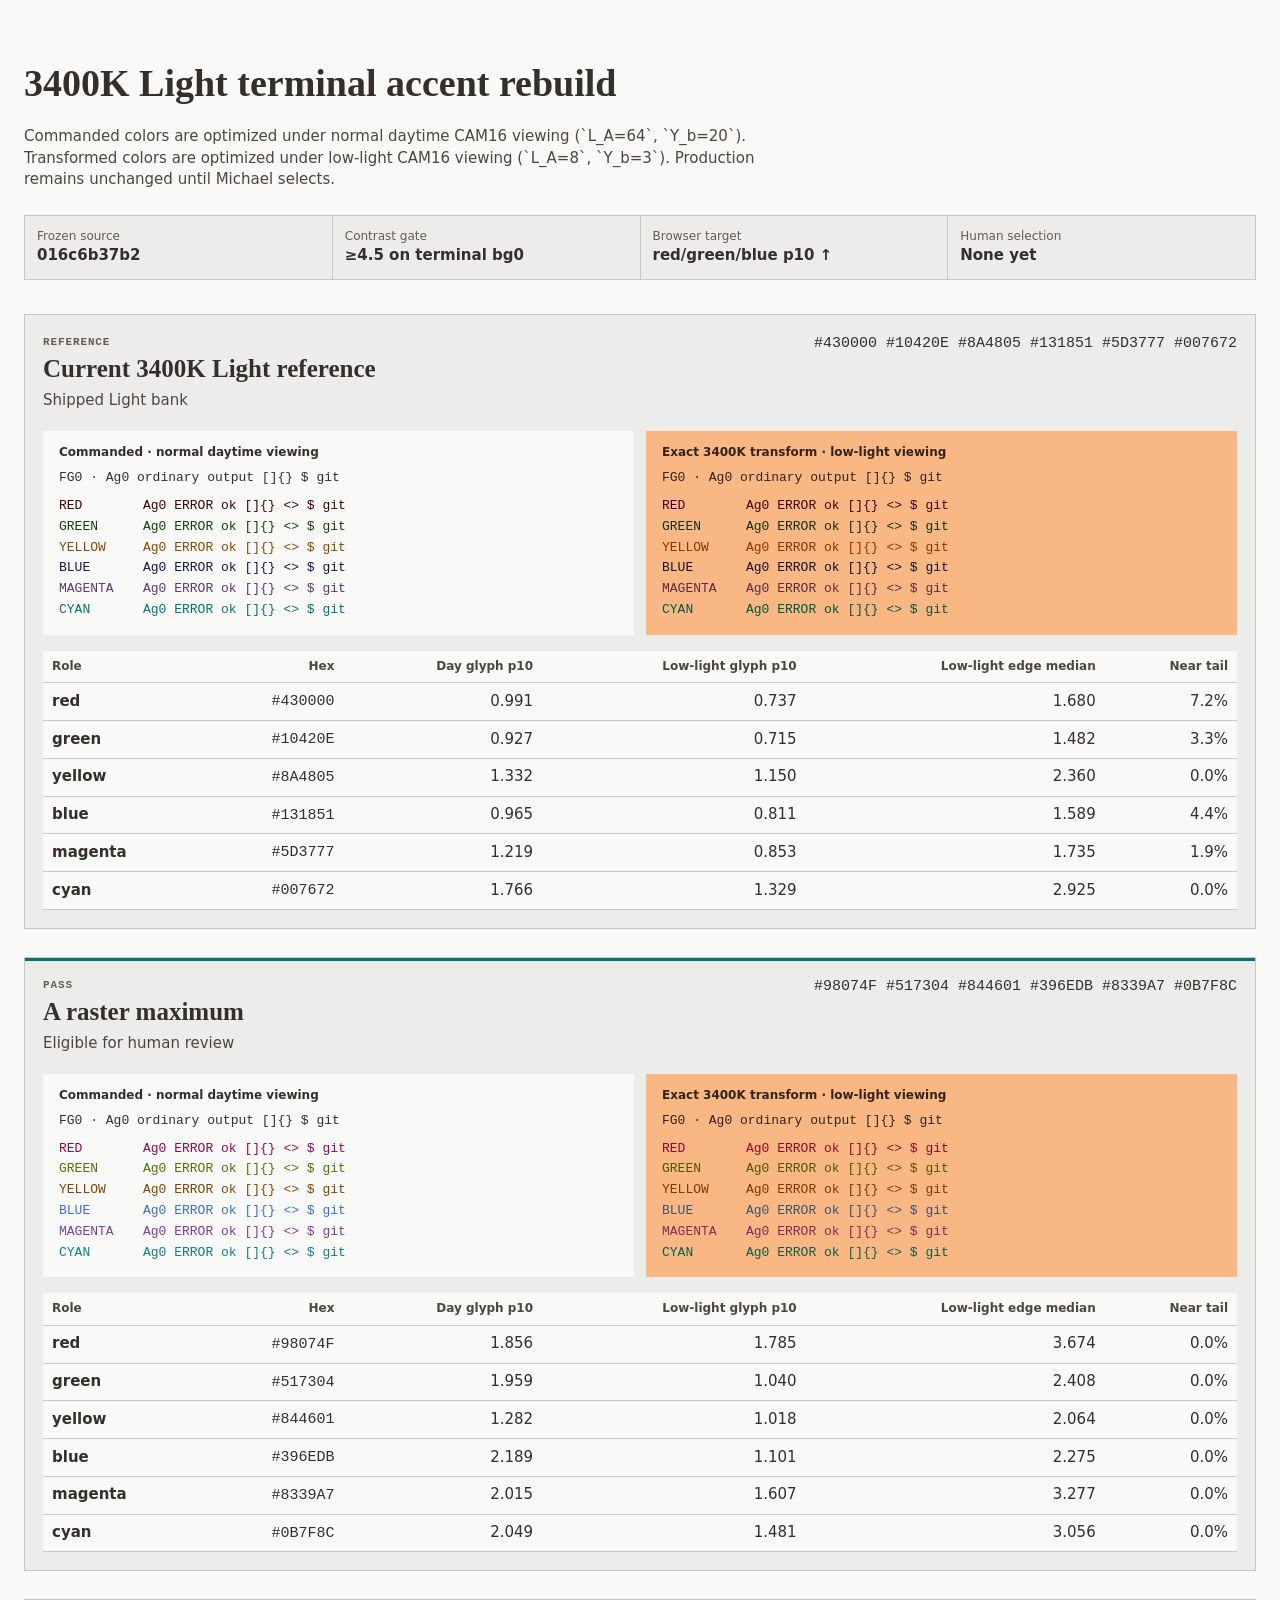
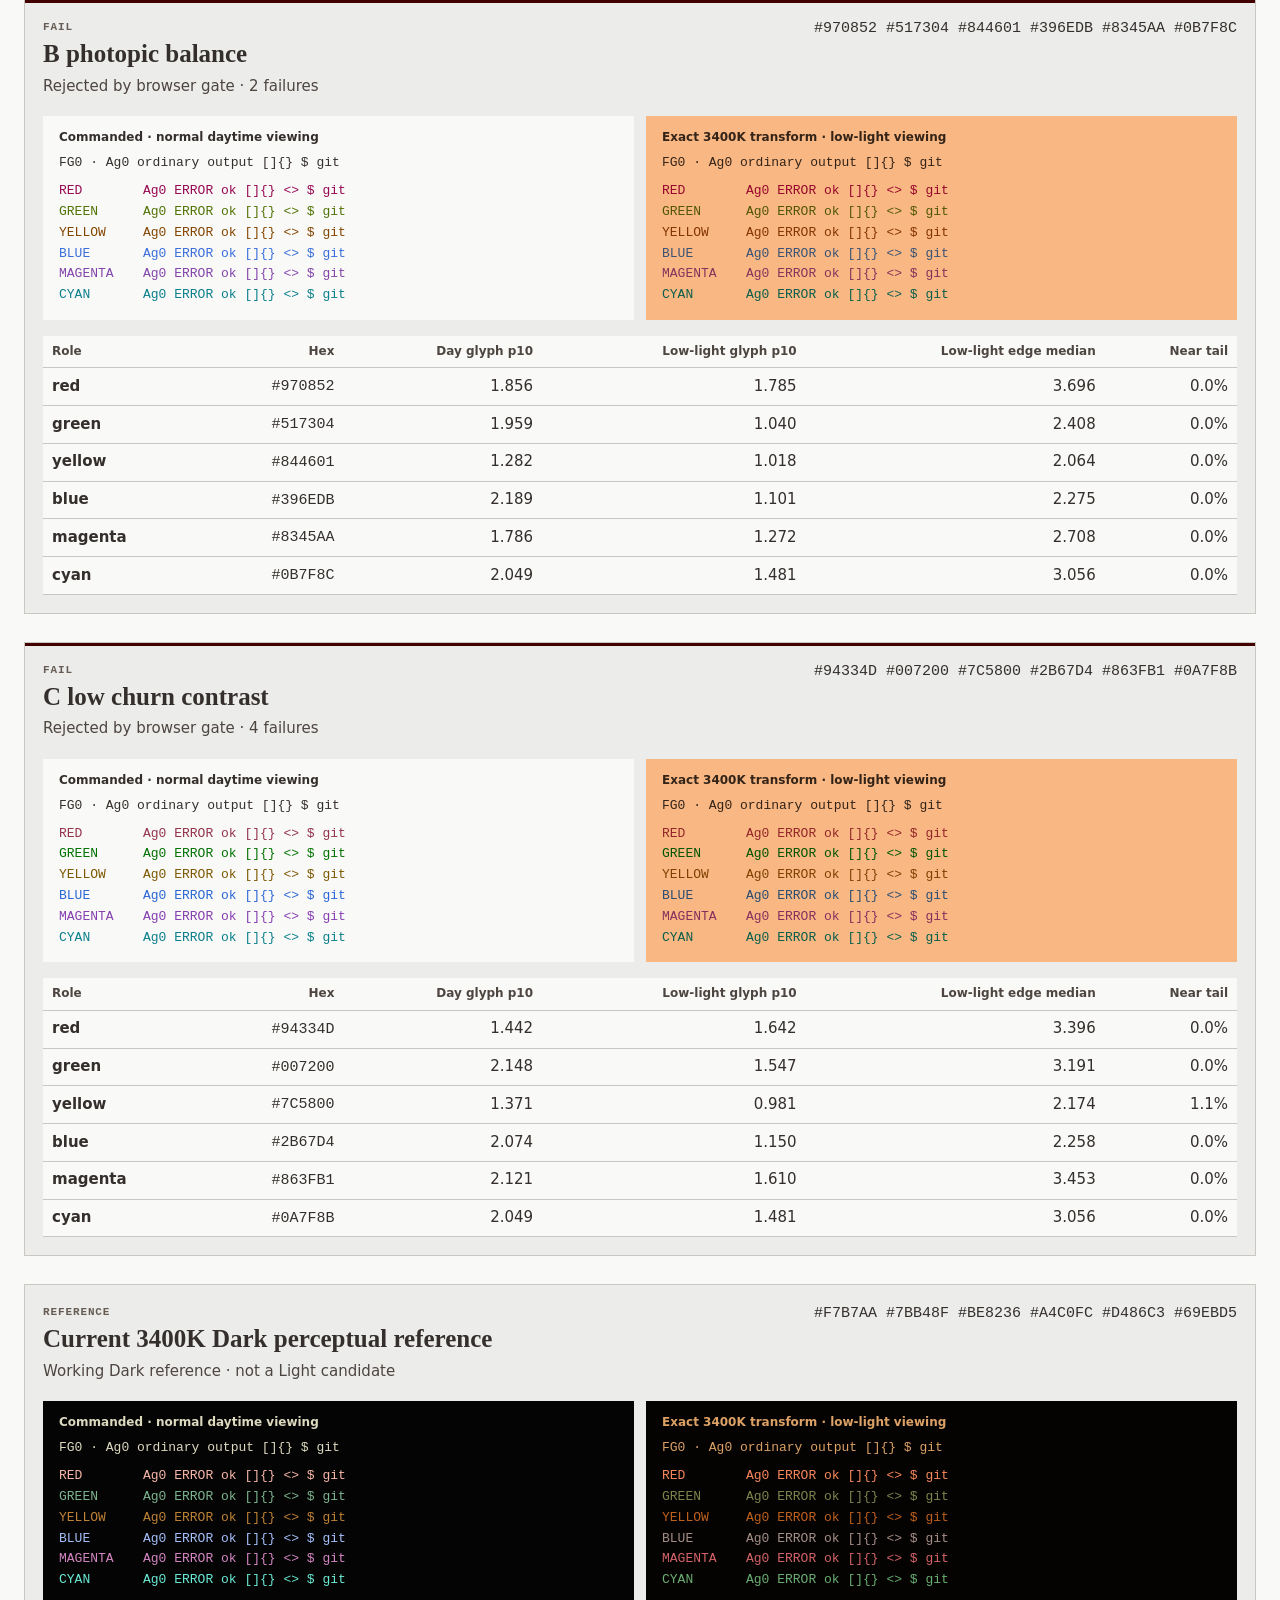
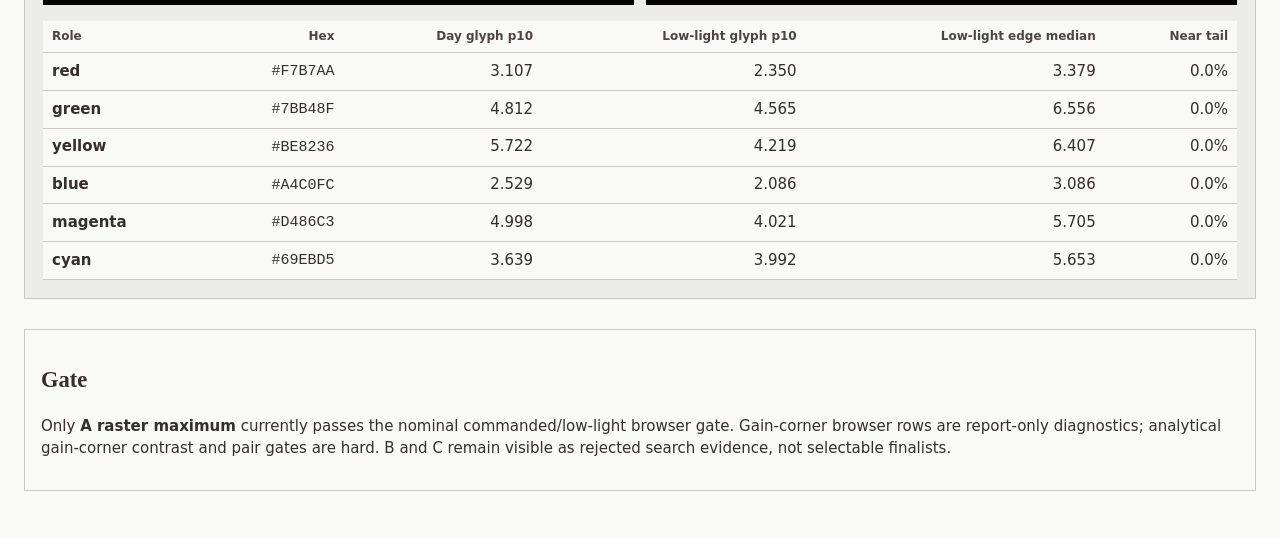
<file: docs/experiments/3400k-light-terminal-raster/review/index.html>
<!doctype html><html lang='en'><head><meta charset='utf-8'><meta name='viewport' content='width=device-width,initial-scale=1'><title>3400K Light terminal accent review</title><style>
:root{--canvas:#F9F9F8;--panel:#ECECEB;--rule:#CAC7C3;--text:#342F2C;--soft:#4D4540;--meta:#665C54;--action:#007672;--bad:#430000}*{box-sizing:border-box}body{margin:0;background:var(--canvas);color:var(--text);font:15px/1.45 system-ui,sans-serif}main{max-width:1480px;margin:auto;padding:34px 24px 72px}h1,h2{font-family:Georgia,serif}h1{font-size:38px;margin:0 0 8px}.lede{max-width:80ch;color:var(--soft)}.contract{display:grid;grid-template-columns:repeat(4,minmax(0,1fr));gap:1px;margin:24px 0 34px;background:var(--rule);border:1px solid var(--rule)}.contract div{background:var(--panel);padding:12px}.contract span{display:block;color:var(--meta);font-size:12px}.candidate{margin:0 0 28px;border:1px solid var(--rule);background:var(--panel);padding:18px}.candidate>header{display:flex;justify-content:space-between;gap:18px;align-items:flex-start}.candidate h2{margin:0;font-size:25px}.candidate header p{margin:3px 0;color:var(--soft)}.candidate header>code{max-width:55%;overflow-wrap:anywhere}.status{font:700 11px monospace!important;color:var(--meta)!important;letter-spacing:.08em}.pass{box-shadow:inset 0 3px var(--action)}.fail{box-shadow:inset 0 3px var(--bad)}.panes{display:grid;grid-template-columns:1fr 1fr;gap:12px;margin:16px 0}.terminal{padding:14px 16px;background:var(--pane-bg);color:var(--pane-fg);font-family:Menlo,monospace;overflow:hidden}.terminal.transformed{filter:url(#warm)}.terminal h4{margin:0 0 10px;color:var(--pane-fg);font:600 12px system-ui,sans-serif}.terminal .reference{margin:0 0 8px;font-size:13px}.terminal div{display:grid;grid-template-columns:76px minmax(0,1fr);gap:8px;font-size:13px;line-height:1.6}.terminal code{font:inherit;white-space:nowrap}table{width:100%;border-collapse:collapse;background:var(--canvas)}th,td{padding:7px 9px;border-bottom:1px solid var(--rule);text-align:right;font-variant-numeric:tabular-nums}th:first-child,td:first-child{text-align:left}thead th{color:var(--soft);font-size:12px}.gate{margin-top:30px;padding:16px;border:1px solid var(--rule)}@media(max-width:800px){main{padding:22px 12px 48px}h1{font-size:31px}.contract{grid-template-columns:1fr 1fr}.candidate>header{display:block}.candidate header>code{display:block;max-width:none;margin-top:10px}.panes{grid-template-columns:1fr}.terminal div{grid-template-columns:64px minmax(0,1fr);font-size:11px}.candidate{padding:12px}table{font-size:11px}th,td{padding:5px 4px}}
</style></head><body><svg width='0' height='0' aria-hidden='true'><filter id='warm' color-interpolation-filters='sRGB'><feColorMatrix type='matrix' values='1.0 0 0 0 0 0 0.74 0 0 0 0 0 0.53 0 0 0 0 0 1 0'/></filter></svg><main><h1>3400K Light terminal accent rebuild</h1><p class='lede'>Commanded colors are optimized under normal daytime CAM16 viewing (`L_A=64`, `Y_b=20`). Transformed colors are optimized under low-light CAM16 viewing (`L_A=8`, `Y_b=3`). Production remains unchanged until Michael selects.</p><section class='contract'><div><span>Frozen source</span><strong>016c6b37b2</strong></div><div><span>Contrast gate</span><strong>≥4.5 on terminal bg0</strong></div><div><span>Browser target</span><strong>red/green/blue p10 ↑</strong></div><div><span>Human selection</span><strong>None yet</strong></div></section><article class='candidate reference' id='current-light'><header><div><p class='status'>REFERENCE</p><h2>Current 3400K Light reference</h2><p>Shipped Light bank</p></div><code>#430000 #10420E #8A4805 #131851 #5D3777 #007672</code></header><div class='panes'><section class='terminal commanded' style='--pane-bg:#F9F9F8;--pane-fg:#342F2C'><h4>Commanded · normal daytime viewing</h4><p class='reference' style='color:#342F2C'>FG0 · Ag0 ordinary output []{} $ git</p><div><span style='color:#430000'>RED</span><code style='color:#430000'>Ag0 ERROR ok []{} &lt;&gt; $ git</code></div><div><span style='color:#10420E'>GREEN</span><code style='color:#10420E'>Ag0 ERROR ok []{} &lt;&gt; $ git</code></div><div><span style='color:#8A4805'>YELLOW</span><code style='color:#8A4805'>Ag0 ERROR ok []{} &lt;&gt; $ git</code></div><div><span style='color:#131851'>BLUE</span><code style='color:#131851'>Ag0 ERROR ok []{} &lt;&gt; $ git</code></div><div><span style='color:#5D3777'>MAGENTA</span><code style='color:#5D3777'>Ag0 ERROR ok []{} &lt;&gt; $ git</code></div><div><span style='color:#007672'>CYAN</span><code style='color:#007672'>Ag0 ERROR ok []{} &lt;&gt; $ git</code></div></section><section class='terminal transformed' style='--pane-bg:#F9F9F8;--pane-fg:#342F2C'><h4>Exact 3400K transform · low-light viewing</h4><p class='reference' style='color:#342F2C'>FG0 · Ag0 ordinary output []{} $ git</p><div><span style='color:#430000'>RED</span><code style='color:#430000'>Ag0 ERROR ok []{} &lt;&gt; $ git</code></div><div><span style='color:#10420E'>GREEN</span><code style='color:#10420E'>Ag0 ERROR ok []{} &lt;&gt; $ git</code></div><div><span style='color:#8A4805'>YELLOW</span><code style='color:#8A4805'>Ag0 ERROR ok []{} &lt;&gt; $ git</code></div><div><span style='color:#131851'>BLUE</span><code style='color:#131851'>Ag0 ERROR ok []{} &lt;&gt; $ git</code></div><div><span style='color:#5D3777'>MAGENTA</span><code style='color:#5D3777'>Ag0 ERROR ok []{} &lt;&gt; $ git</code></div><div><span style='color:#007672'>CYAN</span><code style='color:#007672'>Ag0 ERROR ok []{} &lt;&gt; $ git</code></div></section></div><table><thead><tr><th>Role</th><th>Hex</th><th>Day glyph p10</th><th>Low-light glyph p10</th><th>Low-light edge median</th><th>Near tail</th></tr></thead><tbody><tr><th>red</th><td><code>#430000</code></td><td>0.991</td><td>0.737</td><td>1.680</td><td>7.2%</td></tr><tr><th>green</th><td><code>#10420E</code></td><td>0.927</td><td>0.715</td><td>1.482</td><td>3.3%</td></tr><tr><th>yellow</th><td><code>#8A4805</code></td><td>1.332</td><td>1.150</td><td>2.360</td><td>0.0%</td></tr><tr><th>blue</th><td><code>#131851</code></td><td>0.965</td><td>0.811</td><td>1.589</td><td>4.4%</td></tr><tr><th>magenta</th><td><code>#5D3777</code></td><td>1.219</td><td>0.853</td><td>1.735</td><td>1.9%</td></tr><tr><th>cyan</th><td><code>#007672</code></td><td>1.766</td><td>1.329</td><td>2.925</td><td>0.0%</td></tr></tbody></table></article><article class='candidate pass' id='A-raster-maximum'><header><div><p class='status'>PASS</p><h2>A raster maximum</h2><p>Eligible for human review</p></div><code>#98074F #517304 #844601 #396EDB #8339A7 #0B7F8C</code></header><div class='panes'><section class='terminal commanded' style='--pane-bg:#F9F9F8;--pane-fg:#342F2C'><h4>Commanded · normal daytime viewing</h4><p class='reference' style='color:#342F2C'>FG0 · Ag0 ordinary output []{} $ git</p><div><span style='color:#98074F'>RED</span><code style='color:#98074F'>Ag0 ERROR ok []{} &lt;&gt; $ git</code></div><div><span style='color:#517304'>GREEN</span><code style='color:#517304'>Ag0 ERROR ok []{} &lt;&gt; $ git</code></div><div><span style='color:#844601'>YELLOW</span><code style='color:#844601'>Ag0 ERROR ok []{} &lt;&gt; $ git</code></div><div><span style='color:#396EDB'>BLUE</span><code style='color:#396EDB'>Ag0 ERROR ok []{} &lt;&gt; $ git</code></div><div><span style='color:#8339A7'>MAGENTA</span><code style='color:#8339A7'>Ag0 ERROR ok []{} &lt;&gt; $ git</code></div><div><span style='color:#0B7F8C'>CYAN</span><code style='color:#0B7F8C'>Ag0 ERROR ok []{} &lt;&gt; $ git</code></div></section><section class='terminal transformed' style='--pane-bg:#F9F9F8;--pane-fg:#342F2C'><h4>Exact 3400K transform · low-light viewing</h4><p class='reference' style='color:#342F2C'>FG0 · Ag0 ordinary output []{} $ git</p><div><span style='color:#98074F'>RED</span><code style='color:#98074F'>Ag0 ERROR ok []{} &lt;&gt; $ git</code></div><div><span style='color:#517304'>GREEN</span><code style='color:#517304'>Ag0 ERROR ok []{} &lt;&gt; $ git</code></div><div><span style='color:#844601'>YELLOW</span><code style='color:#844601'>Ag0 ERROR ok []{} &lt;&gt; $ git</code></div><div><span style='color:#396EDB'>BLUE</span><code style='color:#396EDB'>Ag0 ERROR ok []{} &lt;&gt; $ git</code></div><div><span style='color:#8339A7'>MAGENTA</span><code style='color:#8339A7'>Ag0 ERROR ok []{} &lt;&gt; $ git</code></div><div><span style='color:#0B7F8C'>CYAN</span><code style='color:#0B7F8C'>Ag0 ERROR ok []{} &lt;&gt; $ git</code></div></section></div><table><thead><tr><th>Role</th><th>Hex</th><th>Day glyph p10</th><th>Low-light glyph p10</th><th>Low-light edge median</th><th>Near tail</th></tr></thead><tbody><tr><th>red</th><td><code>#98074F</code></td><td>1.856</td><td>1.785</td><td>3.674</td><td>0.0%</td></tr><tr><th>green</th><td><code>#517304</code></td><td>1.959</td><td>1.040</td><td>2.408</td><td>0.0%</td></tr><tr><th>yellow</th><td><code>#844601</code></td><td>1.282</td><td>1.018</td><td>2.064</td><td>0.0%</td></tr><tr><th>blue</th><td><code>#396EDB</code></td><td>2.189</td><td>1.101</td><td>2.275</td><td>0.0%</td></tr><tr><th>magenta</th><td><code>#8339A7</code></td><td>2.015</td><td>1.607</td><td>3.277</td><td>0.0%</td></tr><tr><th>cyan</th><td><code>#0B7F8C</code></td><td>2.049</td><td>1.481</td><td>3.056</td><td>0.0%</td></tr></tbody></table></article><article class='candidate fail' id='B-photopic-balance'><header><div><p class='status'>FAIL</p><h2>B photopic balance</h2><p>Rejected by browser gate · 2 failures</p></div><code>#970852 #517304 #844601 #396EDB #8345AA #0B7F8C</code></header><div class='panes'><section class='terminal commanded' style='--pane-bg:#F9F9F8;--pane-fg:#342F2C'><h4>Commanded · normal daytime viewing</h4><p class='reference' style='color:#342F2C'>FG0 · Ag0 ordinary output []{} $ git</p><div><span style='color:#970852'>RED</span><code style='color:#970852'>Ag0 ERROR ok []{} &lt;&gt; $ git</code></div><div><span style='color:#517304'>GREEN</span><code style='color:#517304'>Ag0 ERROR ok []{} &lt;&gt; $ git</code></div><div><span style='color:#844601'>YELLOW</span><code style='color:#844601'>Ag0 ERROR ok []{} &lt;&gt; $ git</code></div><div><span style='color:#396EDB'>BLUE</span><code style='color:#396EDB'>Ag0 ERROR ok []{} &lt;&gt; $ git</code></div><div><span style='color:#8345AA'>MAGENTA</span><code style='color:#8345AA'>Ag0 ERROR ok []{} &lt;&gt; $ git</code></div><div><span style='color:#0B7F8C'>CYAN</span><code style='color:#0B7F8C'>Ag0 ERROR ok []{} &lt;&gt; $ git</code></div></section><section class='terminal transformed' style='--pane-bg:#F9F9F8;--pane-fg:#342F2C'><h4>Exact 3400K transform · low-light viewing</h4><p class='reference' style='color:#342F2C'>FG0 · Ag0 ordinary output []{} $ git</p><div><span style='color:#970852'>RED</span><code style='color:#970852'>Ag0 ERROR ok []{} &lt;&gt; $ git</code></div><div><span style='color:#517304'>GREEN</span><code style='color:#517304'>Ag0 ERROR ok []{} &lt;&gt; $ git</code></div><div><span style='color:#844601'>YELLOW</span><code style='color:#844601'>Ag0 ERROR ok []{} &lt;&gt; $ git</code></div><div><span style='color:#396EDB'>BLUE</span><code style='color:#396EDB'>Ag0 ERROR ok []{} &lt;&gt; $ git</code></div><div><span style='color:#8345AA'>MAGENTA</span><code style='color:#8345AA'>Ag0 ERROR ok []{} &lt;&gt; $ git</code></div><div><span style='color:#0B7F8C'>CYAN</span><code style='color:#0B7F8C'>Ag0 ERROR ok []{} &lt;&gt; $ git</code></div></section></div><table><thead><tr><th>Role</th><th>Hex</th><th>Day glyph p10</th><th>Low-light glyph p10</th><th>Low-light edge median</th><th>Near tail</th></tr></thead><tbody><tr><th>red</th><td><code>#970852</code></td><td>1.856</td><td>1.785</td><td>3.696</td><td>0.0%</td></tr><tr><th>green</th><td><code>#517304</code></td><td>1.959</td><td>1.040</td><td>2.408</td><td>0.0%</td></tr><tr><th>yellow</th><td><code>#844601</code></td><td>1.282</td><td>1.018</td><td>2.064</td><td>0.0%</td></tr><tr><th>blue</th><td><code>#396EDB</code></td><td>2.189</td><td>1.101</td><td>2.275</td><td>0.0%</td></tr><tr><th>magenta</th><td><code>#8345AA</code></td><td>1.786</td><td>1.272</td><td>2.708</td><td>0.0%</td></tr><tr><th>cyan</th><td><code>#0B7F8C</code></td><td>2.049</td><td>1.481</td><td>3.056</td><td>0.0%</td></tr></tbody></table></article><article class='candidate fail' id='C-low-churn-contrast'><header><div><p class='status'>FAIL</p><h2>C low churn contrast</h2><p>Rejected by browser gate · 4 failures</p></div><code>#94334D #007200 #7C5800 #2B67D4 #863FB1 #0A7F8B</code></header><div class='panes'><section class='terminal commanded' style='--pane-bg:#F9F9F8;--pane-fg:#342F2C'><h4>Commanded · normal daytime viewing</h4><p class='reference' style='color:#342F2C'>FG0 · Ag0 ordinary output []{} $ git</p><div><span style='color:#94334D'>RED</span><code style='color:#94334D'>Ag0 ERROR ok []{} &lt;&gt; $ git</code></div><div><span style='color:#007200'>GREEN</span><code style='color:#007200'>Ag0 ERROR ok []{} &lt;&gt; $ git</code></div><div><span style='color:#7C5800'>YELLOW</span><code style='color:#7C5800'>Ag0 ERROR ok []{} &lt;&gt; $ git</code></div><div><span style='color:#2B67D4'>BLUE</span><code style='color:#2B67D4'>Ag0 ERROR ok []{} &lt;&gt; $ git</code></div><div><span style='color:#863FB1'>MAGENTA</span><code style='color:#863FB1'>Ag0 ERROR ok []{} &lt;&gt; $ git</code></div><div><span style='color:#0A7F8B'>CYAN</span><code style='color:#0A7F8B'>Ag0 ERROR ok []{} &lt;&gt; $ git</code></div></section><section class='terminal transformed' style='--pane-bg:#F9F9F8;--pane-fg:#342F2C'><h4>Exact 3400K transform · low-light viewing</h4><p class='reference' style='color:#342F2C'>FG0 · Ag0 ordinary output []{} $ git</p><div><span style='color:#94334D'>RED</span><code style='color:#94334D'>Ag0 ERROR ok []{} &lt;&gt; $ git</code></div><div><span style='color:#007200'>GREEN</span><code style='color:#007200'>Ag0 ERROR ok []{} &lt;&gt; $ git</code></div><div><span style='color:#7C5800'>YELLOW</span><code style='color:#7C5800'>Ag0 ERROR ok []{} &lt;&gt; $ git</code></div><div><span style='color:#2B67D4'>BLUE</span><code style='color:#2B67D4'>Ag0 ERROR ok []{} &lt;&gt; $ git</code></div><div><span style='color:#863FB1'>MAGENTA</span><code style='color:#863FB1'>Ag0 ERROR ok []{} &lt;&gt; $ git</code></div><div><span style='color:#0A7F8B'>CYAN</span><code style='color:#0A7F8B'>Ag0 ERROR ok []{} &lt;&gt; $ git</code></div></section></div><table><thead><tr><th>Role</th><th>Hex</th><th>Day glyph p10</th><th>Low-light glyph p10</th><th>Low-light edge median</th><th>Near tail</th></tr></thead><tbody><tr><th>red</th><td><code>#94334D</code></td><td>1.442</td><td>1.642</td><td>3.396</td><td>0.0%</td></tr><tr><th>green</th><td><code>#007200</code></td><td>2.148</td><td>1.547</td><td>3.191</td><td>0.0%</td></tr><tr><th>yellow</th><td><code>#7C5800</code></td><td>1.371</td><td>0.981</td><td>2.174</td><td>1.1%</td></tr><tr><th>blue</th><td><code>#2B67D4</code></td><td>2.074</td><td>1.150</td><td>2.258</td><td>0.0%</td></tr><tr><th>magenta</th><td><code>#863FB1</code></td><td>2.121</td><td>1.610</td><td>3.453</td><td>0.0%</td></tr><tr><th>cyan</th><td><code>#0A7F8B</code></td><td>2.049</td><td>1.481</td><td>3.056</td><td>0.0%</td></tr></tbody></table></article><article class='candidate reference' id='reference-dark'><header><div><p class='status'>REFERENCE</p><h2>Current 3400K Dark perceptual reference</h2><p>Working Dark reference · not a Light candidate</p></div><code>#F7B7AA #7BB48F #BE8236 #A4C0FC #D486C3 #69EBD5</code></header><div class='panes'><section class='terminal commanded' style='--pane-bg:#050404;--pane-fg:#DCD9BF'><h4>Commanded · normal daytime viewing</h4><p class='reference' style='color:#DCD9BF'>FG0 · Ag0 ordinary output []{} $ git</p><div><span style='color:#F7B7AA'>RED</span><code style='color:#F7B7AA'>Ag0 ERROR ok []{} &lt;&gt; $ git</code></div><div><span style='color:#7BB48F'>GREEN</span><code style='color:#7BB48F'>Ag0 ERROR ok []{} &lt;&gt; $ git</code></div><div><span style='color:#BE8236'>YELLOW</span><code style='color:#BE8236'>Ag0 ERROR ok []{} &lt;&gt; $ git</code></div><div><span style='color:#A4C0FC'>BLUE</span><code style='color:#A4C0FC'>Ag0 ERROR ok []{} &lt;&gt; $ git</code></div><div><span style='color:#D486C3'>MAGENTA</span><code style='color:#D486C3'>Ag0 ERROR ok []{} &lt;&gt; $ git</code></div><div><span style='color:#69EBD5'>CYAN</span><code style='color:#69EBD5'>Ag0 ERROR ok []{} &lt;&gt; $ git</code></div></section><section class='terminal transformed' style='--pane-bg:#050404;--pane-fg:#DCD9BF'><h4>Exact 3400K transform · low-light viewing</h4><p class='reference' style='color:#DCD9BF'>FG0 · Ag0 ordinary output []{} $ git</p><div><span style='color:#F7B7AA'>RED</span><code style='color:#F7B7AA'>Ag0 ERROR ok []{} &lt;&gt; $ git</code></div><div><span style='color:#7BB48F'>GREEN</span><code style='color:#7BB48F'>Ag0 ERROR ok []{} &lt;&gt; $ git</code></div><div><span style='color:#BE8236'>YELLOW</span><code style='color:#BE8236'>Ag0 ERROR ok []{} &lt;&gt; $ git</code></div><div><span style='color:#A4C0FC'>BLUE</span><code style='color:#A4C0FC'>Ag0 ERROR ok []{} &lt;&gt; $ git</code></div><div><span style='color:#D486C3'>MAGENTA</span><code style='color:#D486C3'>Ag0 ERROR ok []{} &lt;&gt; $ git</code></div><div><span style='color:#69EBD5'>CYAN</span><code style='color:#69EBD5'>Ag0 ERROR ok []{} &lt;&gt; $ git</code></div></section></div><table><thead><tr><th>Role</th><th>Hex</th><th>Day glyph p10</th><th>Low-light glyph p10</th><th>Low-light edge median</th><th>Near tail</th></tr></thead><tbody><tr><th>red</th><td><code>#F7B7AA</code></td><td>3.107</td><td>2.350</td><td>3.379</td><td>0.0%</td></tr><tr><th>green</th><td><code>#7BB48F</code></td><td>4.812</td><td>4.565</td><td>6.556</td><td>0.0%</td></tr><tr><th>yellow</th><td><code>#BE8236</code></td><td>5.722</td><td>4.219</td><td>6.407</td><td>0.0%</td></tr><tr><th>blue</th><td><code>#A4C0FC</code></td><td>2.529</td><td>2.086</td><td>3.086</td><td>0.0%</td></tr><tr><th>magenta</th><td><code>#D486C3</code></td><td>4.998</td><td>4.021</td><td>5.705</td><td>0.0%</td></tr><tr><th>cyan</th><td><code>#69EBD5</code></td><td>3.639</td><td>3.992</td><td>5.653</td><td>0.0%</td></tr></tbody></table></article><section class='gate'><h2>Gate</h2><p>Only <strong>A raster maximum</strong> currently passes the nominal commanded/low-light browser gate. Gain-corner browser rows are report-only diagnostics; analytical gain-corner contrast and pair gates are hard. B and C remain visible as rejected search evidence, not selectable finalists.</p></section></main></body></html>
</file>
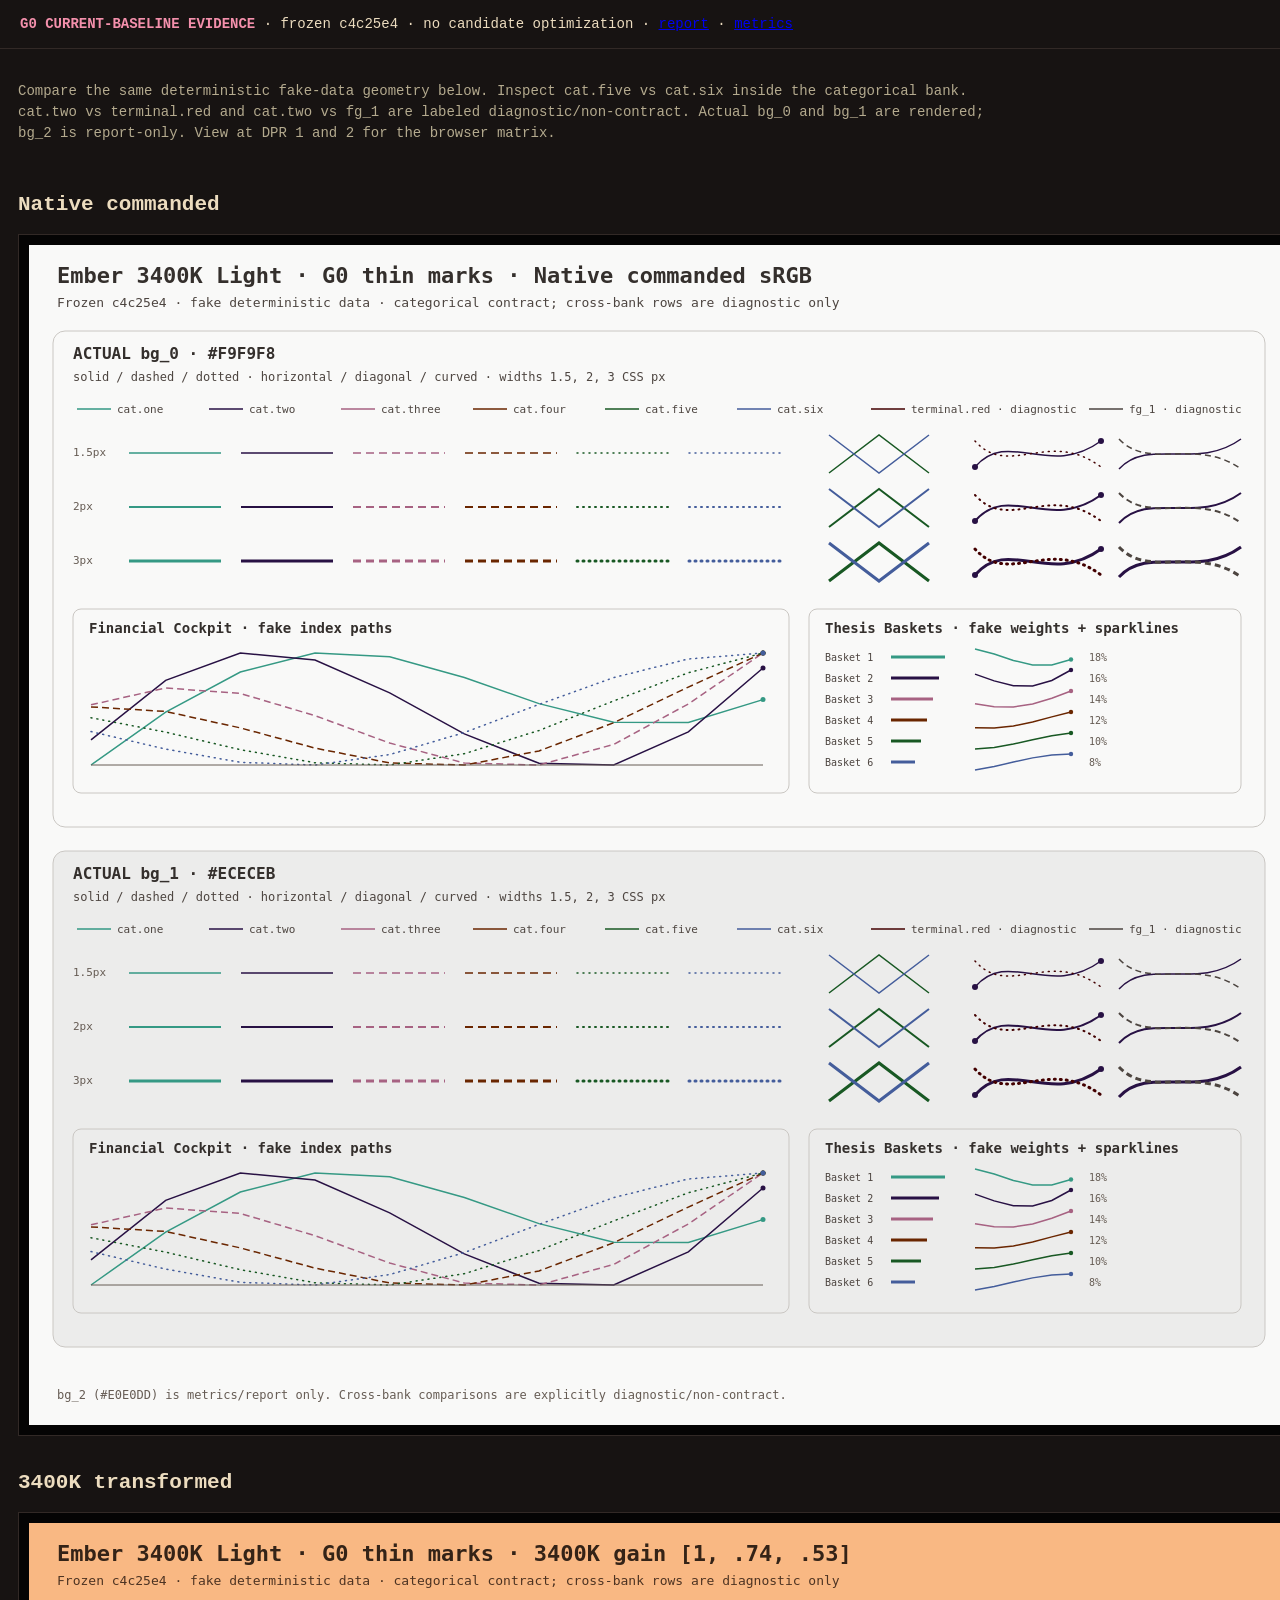
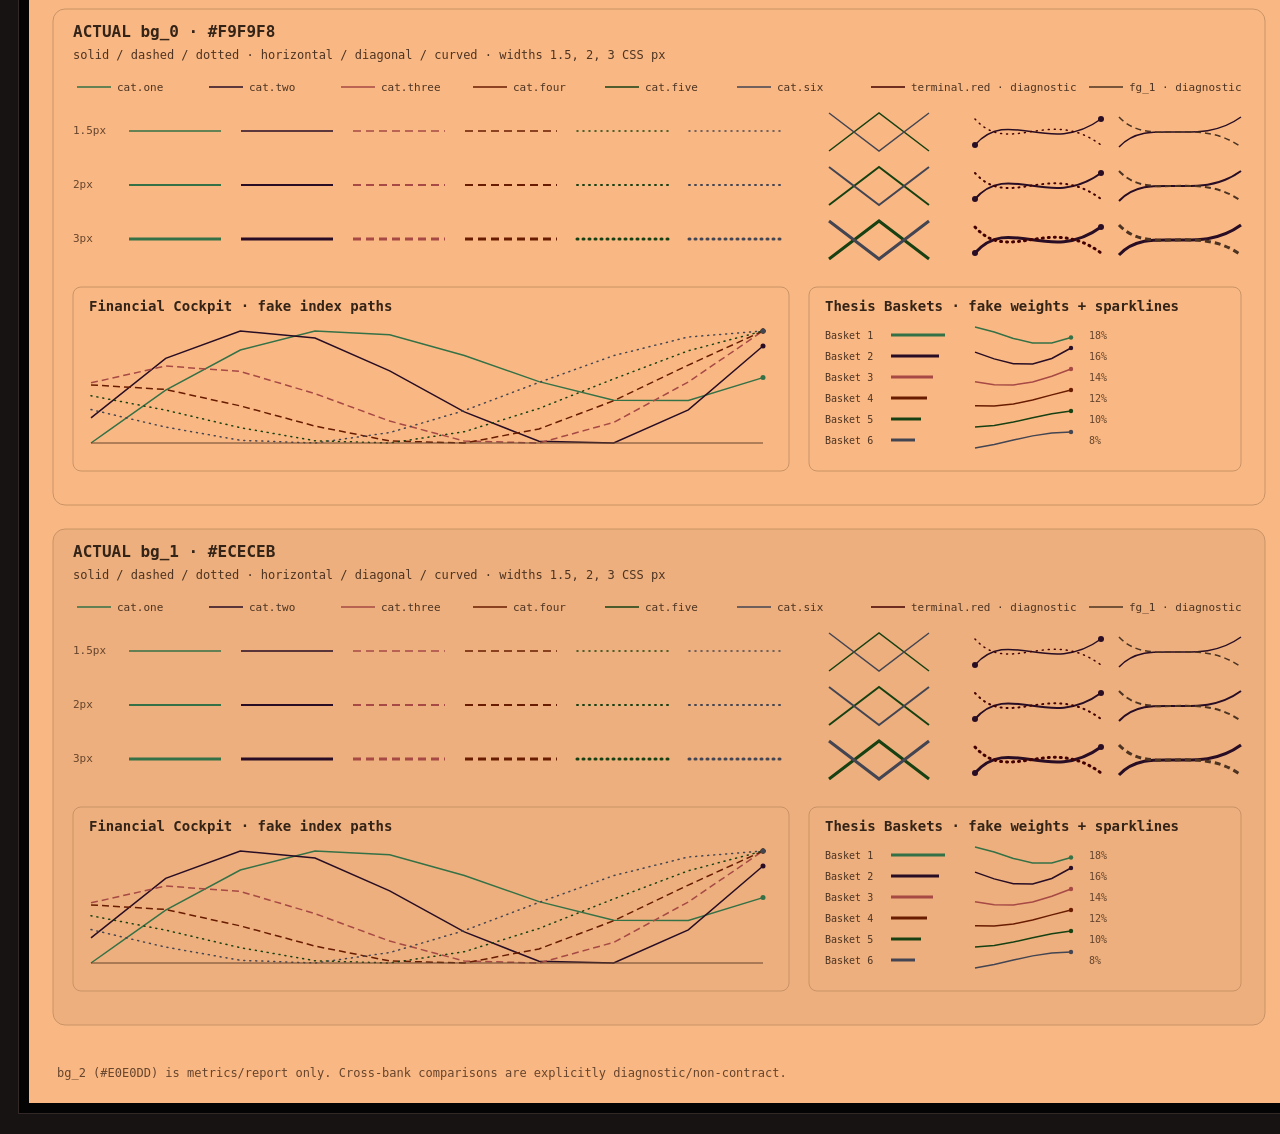
<file: docs/experiments/3400k-light-thin-marks/review/index.html>
<!doctype html>
<meta charset="utf-8"><meta name="viewport" content="width=device-width,initial-scale=1">
<title>Ember 3400K Light thin-mark G0 review</title>
<style>body{margin:0;background:#171312;color:#ECDCBF;font:14px ui-monospace,monospace}header{padding:16px 20px;position:sticky;top:0;background:#171312;border-bottom:1px solid #322926}main{display:grid;gap:18px;padding:18px}.frame{background:#050404;border:1px solid #322926;padding:10px;overflow:auto}img{display:block;width:1260px;max-width:none}b{color:#F490AC}.note{color:#B4AA8E;max-width:1000px;line-height:1.5}</style>
<header><b>G0 CURRENT-BASELINE EVIDENCE</b> · frozen c4c25e4 · no candidate optimization · <a href="../G0-REPORT.md">report</a> · <a href="../g0-metrics.json">metrics</a></header>
<main><p class="note">Compare the same deterministic fake-data geometry below. Inspect cat.five vs cat.six inside the categorical bank. cat.two vs terminal.red and cat.two vs fg_1 are labeled diagnostic/non-contract. Actual bg_0 and bg_1 are rendered; bg_2 is report-only. View at DPR 1 and 2 for the browser matrix.</p>
<section><h2>Native commanded</h2><div class="frame"><img src="commanded.svg" alt="Commanded thin-mark specimen"></div></section>
<section><h2>3400K transformed</h2><div class="frame"><img src="transformed.svg" alt="Transformed thin-mark specimen"></div></section></main>
</file>
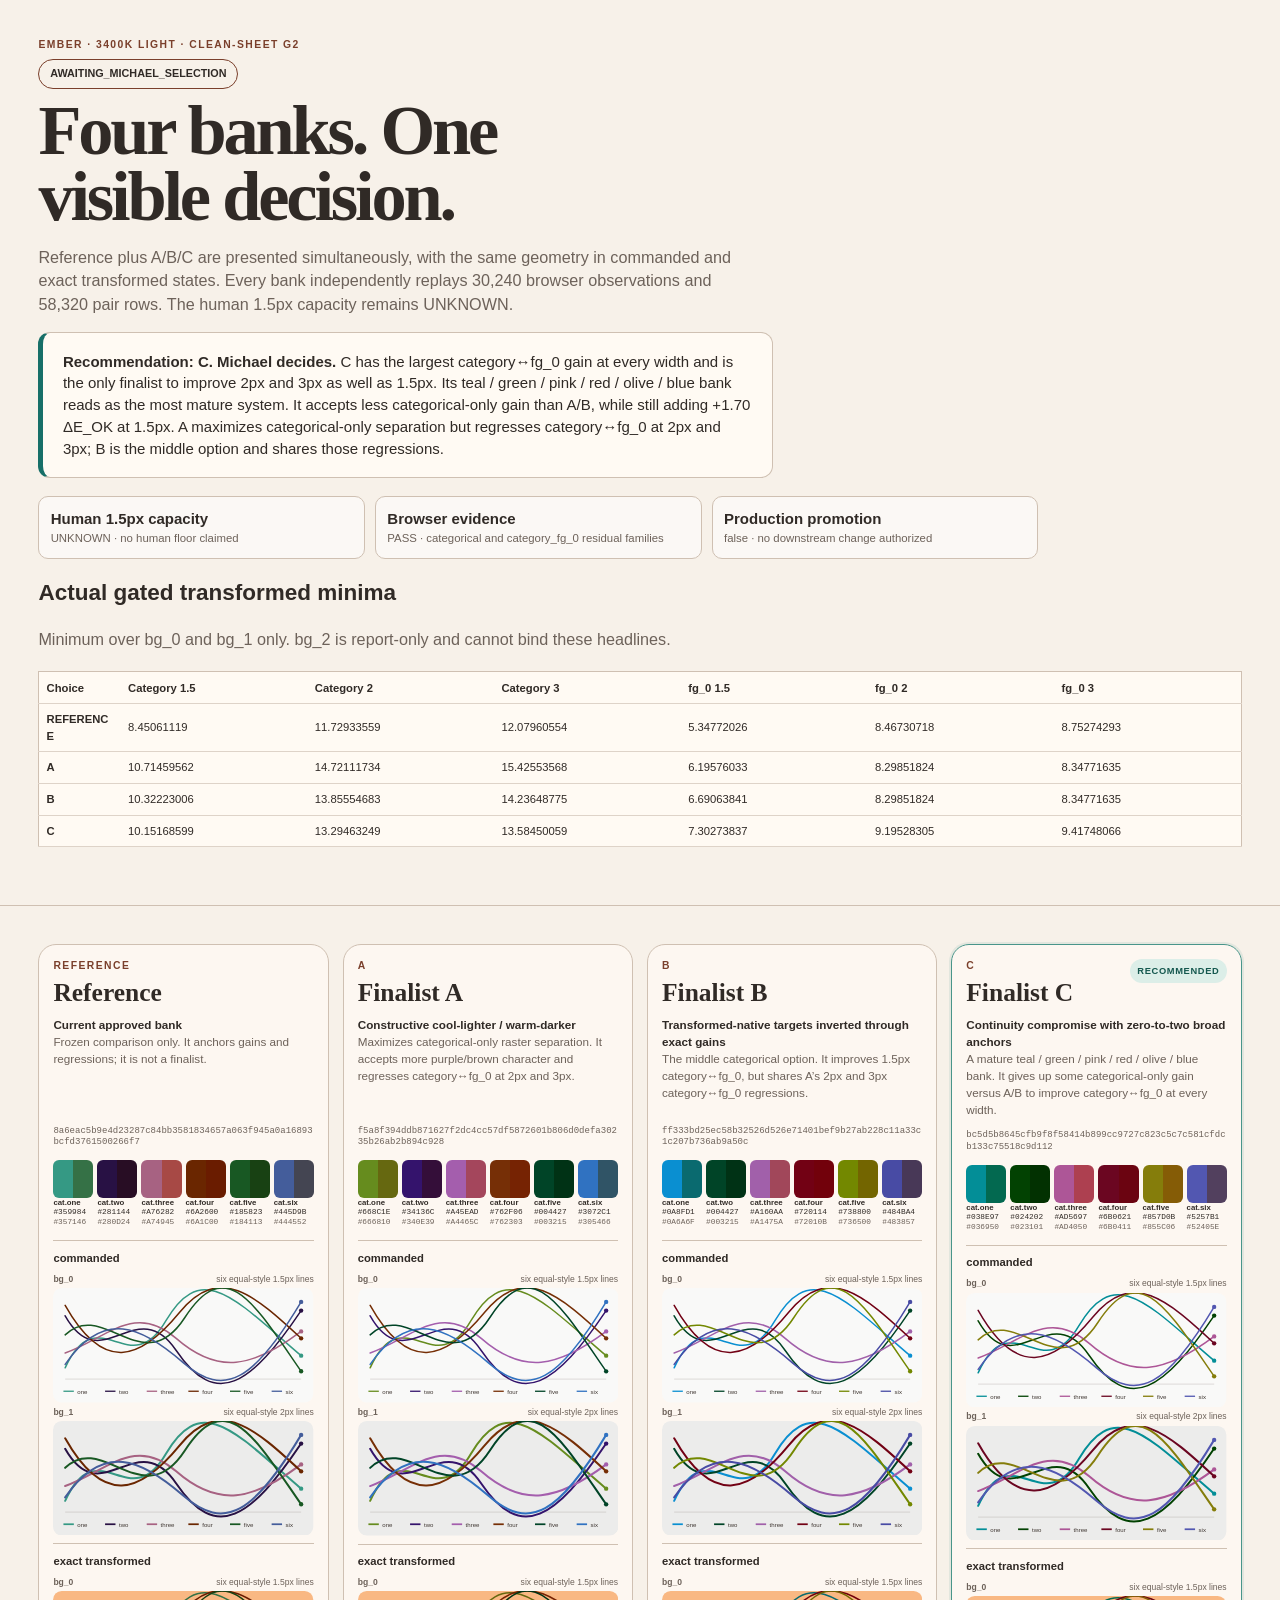
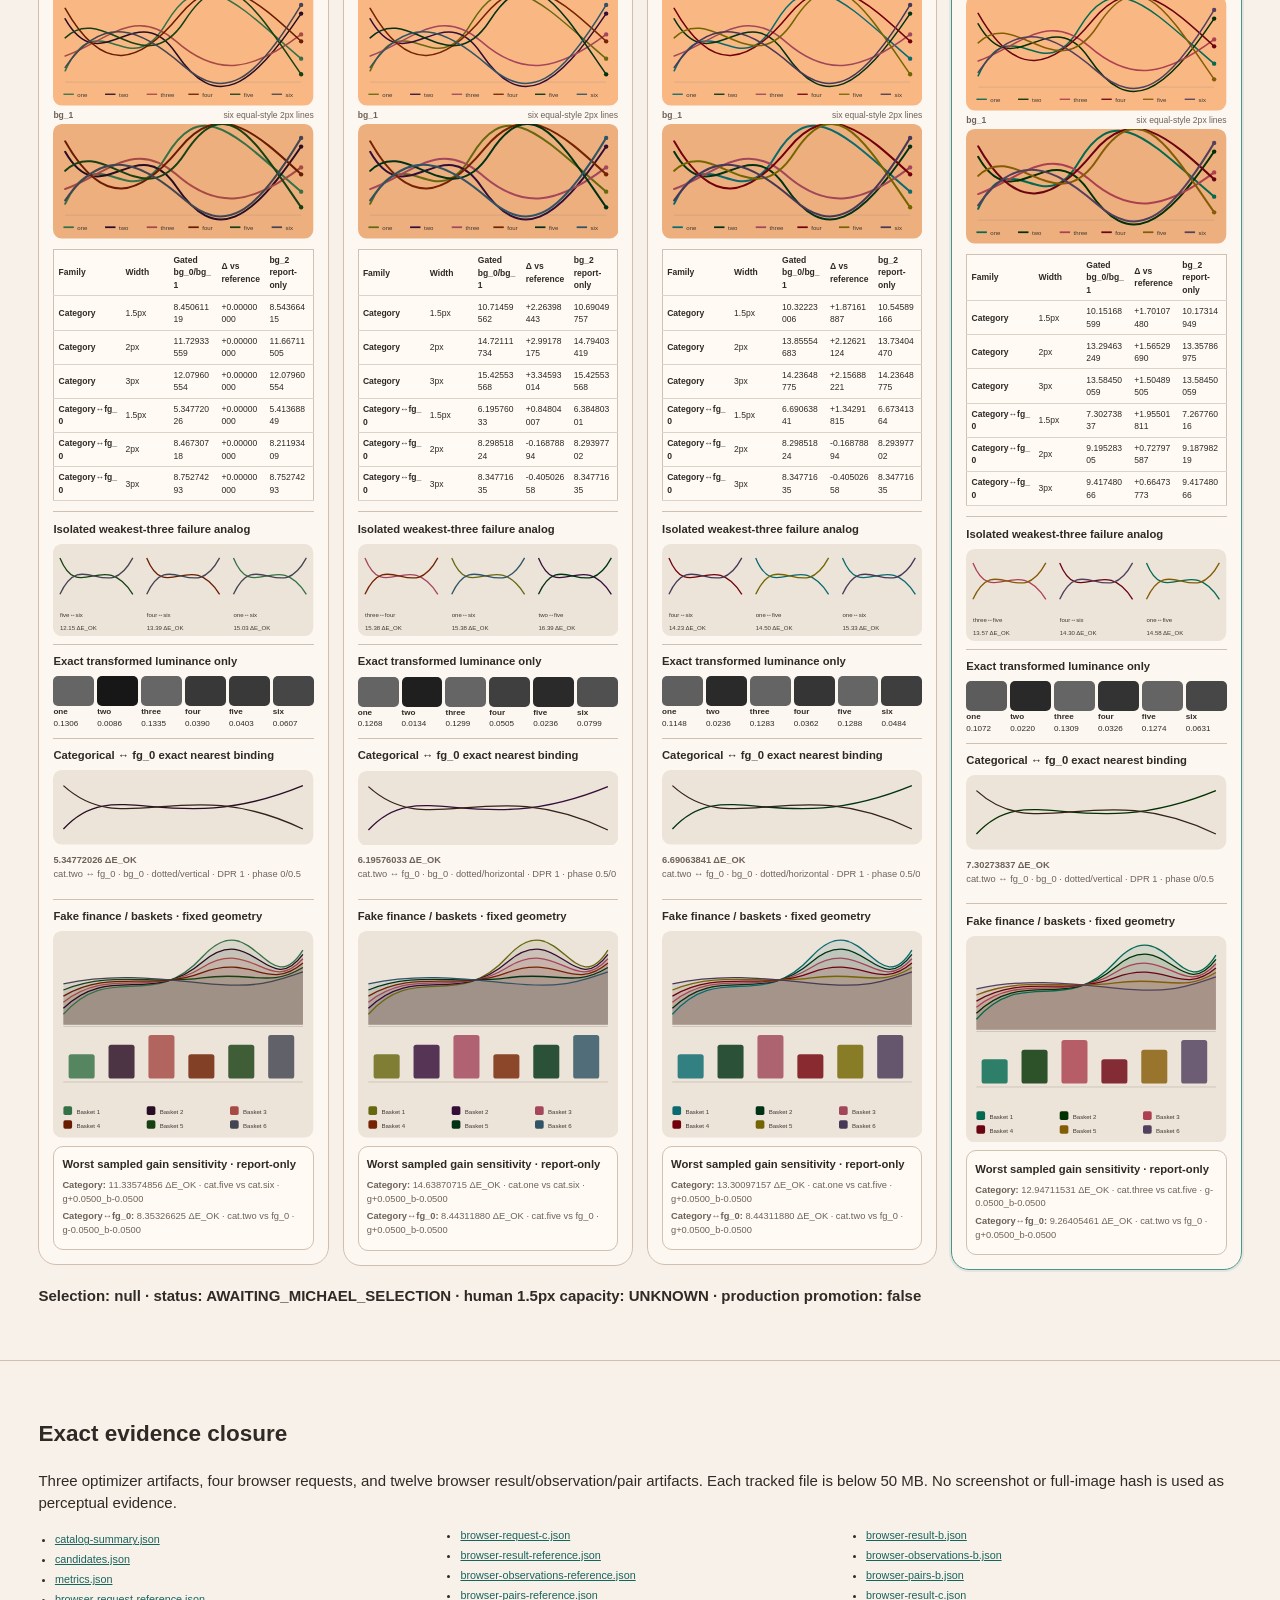
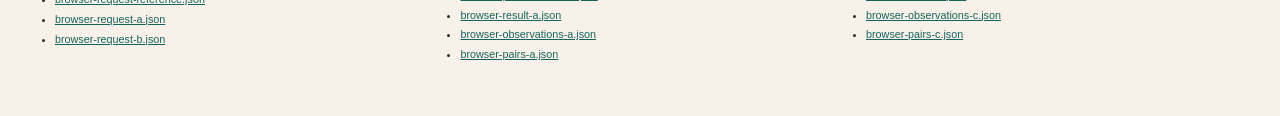
<file: docs/experiments/3400k-light-thin-marks/review/g2-clean-sheet/index.html>
<!doctype html>
<html lang="en"><head><meta charset="utf-8"><meta name="viewport" content="width=device-width,initial-scale=1"><title>Ember clean-sheet G2 review</title><style>
:root{color-scheme:light;--paper:#f7f1e9;--panel:#fffaf3;--ink:#302a26;--muted:#6d625a;--rule:#cfc0b2;--teal:#176f68;--red:#7b2e2e}*{box-sizing:border-box}html{background:var(--paper);color:var(--ink);font:15px/1.45 ui-sans-serif,-apple-system,BlinkMacSystemFont,"Segoe UI",sans-serif}body{margin:0;overflow-x:clip}a{color:#17645e;overflow-wrap:anywhere}.top,main,.evidence{width:min(1760px,100%);margin:auto;padding:clamp(18px,3vw,48px)}.top{border-bottom:1px solid var(--rule)}.eyebrow{text-transform:uppercase;letter-spacing:.14em;font-size:.69rem;font-weight:850;color:#7a3f2b;margin:0 0 .35rem}h1{font:750 clamp(2.3rem,5.5vw,5.8rem)/.94 ui-serif,Georgia,serif;letter-spacing:-.045em;max-width:14ch;margin:.12em 0}.lede{max-width:78ch;color:var(--muted);font-size:1.08rem}.status{display:inline-flex;border:1px solid #7a3f2b;border-radius:999px;padding:.42rem .72rem;font-size:.72rem;font-weight:850}.recommendation{max-width:88ch;padding:1.15rem 1.3rem;border:1px solid var(--rule);border-left:5px solid var(--teal);background:var(--panel);border-radius:12px}.truth{display:grid;grid-template-columns:repeat(3,minmax(0,1fr));gap:10px;max-width:1000px;margin:1.2rem 0}.truth div{background:rgba(255,255,255,.55);border:1px solid var(--rule);border-radius:10px;padding:.75rem}.truth b,.truth span{display:block}.truth span{color:var(--muted);font-size:.76rem}.headline-table,.card-metrics{width:100%;border-collapse:collapse;table-layout:fixed;background:var(--panel);border:1px solid var(--rule)}th,td{text-align:left;padding:.48rem;border-bottom:1px solid #ded3c8;overflow-wrap:anywhere;font-variant-numeric:tabular-nums}.headline-table{font-size:.75rem;margin:1.3rem 0}.headline-table th:first-child{width:82px}.comparison-grid{display:grid;grid-template-columns:repeat(4,minmax(0,1fr));gap:14px;align-items:start}.candidate-card{min-width:0;background:rgba(255,250,243,.76);border:1px solid var(--rule);border-radius:18px;padding:14px}.candidate-card[data-candidate="C"]{border-color:#49958a;box-shadow:0 0 0 2px rgba(73,149,138,.12)}.card-head{display:flex;justify-content:space-between;gap:8px;align-items:flex-start}.card-head h2{font:750 1.7rem/1 ui-serif,Georgia,serif;margin:0}.recommend{font-size:.62rem;font-weight:850;letter-spacing:.07em;color:#15584f;background:#dceee8;border-radius:999px;padding:.35rem .48rem}.method{min-height:8.3em;color:var(--muted);font-size:.78rem}.method b{color:var(--ink)}.candidate-id{font:9px/1.25 ui-monospace,SFMono-Regular,monospace;color:var(--muted);overflow-wrap:anywhere}.swatches{display:grid;grid-template-columns:repeat(6,minmax(0,1fr));gap:4px;margin:12px 0}.swatch{min-width:0}.dual{height:38px;display:block;border-radius:6px;background:linear-gradient(90deg,var(--cmd) 0 50%,var(--tx) 50%)}.swatch b,.swatch code{display:block;font-size:.52rem;line-height:1.28;overflow-wrap:anywhere}.swatch code:last-child{color:var(--muted)}.states{display:grid;grid-template-columns:1fr;gap:8px}.state-panel{border-top:1px solid var(--rule);padding-top:7px}.state-panel h4,.micro h4,.sensitivity h4{margin:.1rem 0 .45rem;font-size:.75rem}.plot-label{display:flex;justify-content:space-between;gap:6px;font-size:.57rem;color:var(--muted);margin:.2rem 0}.crossing,.micro svg{display:block;width:100%;height:auto}.crossing text,.micro svg text{font:7px ui-sans-serif,-apple-system,sans-serif;fill:#403833}.card-metrics{font-size:.57rem;margin:10px 0}.card-metrics th,.card-metrics td{padding:.28rem}.card-metrics th:first-child{width:26%}.micro-grid{display:grid;grid-template-columns:1fr;gap:8px}.micro{border-top:1px solid var(--rule);padding-top:7px}.lum-strip{display:grid;grid-template-columns:repeat(6,minmax(0,1fr));gap:3px}.lum-strip div{min-width:0}.lum-strip span{display:block;height:30px;border-radius:5px;background:var(--gray)}.lum-strip b,.lum-strip small{display:block;font-size:.54rem;overflow-wrap:anywhere}.fg0 p,.sensitivity p{font-size:.62rem;color:var(--muted);overflow-wrap:anywhere}.sensitivity{border:1px solid var(--rule);border-radius:10px;padding:8px;margin-top:8px;background:#fffaf3}.sensitivity p{margin:.28rem 0}.evidence{border-top:1px solid var(--rule)}.evidence ul{columns:3;column-gap:2rem;padding-left:1.1rem}.evidence li{break-inside:avoid;font-size:.72rem;margin:.28rem 0}.freeze{font-weight:750}.mobile-contract{display:none}
@media(max-width:1180px){.comparison-grid{grid-template-columns:repeat(2,minmax(0,1fr))}.method{min-height:6.5em}}
@media(max-width:620px){html{font-size:14px}.top,main,.evidence{padding:18px}.truth{grid-template-columns:1fr}.comparison-grid{grid-template-columns:1fr;gap:18px}.candidate-card{padding:12px}.method{min-height:0}.mobile-contract{display:block;color:var(--muted);font-size:.75rem}.headline-table thead{display:none}.headline-table,.headline-table tbody,.headline-table tr{display:block}.headline-table tr{padding:.55rem;border-bottom:1px solid var(--rule)}.headline-table th{display:block;font-size:1rem;border:0}.headline-table td{display:grid;grid-template-columns:1fr 1fr;gap:8px;border:0;padding:.22rem 0;font-size:.72rem}.headline-table td:before{content:attr(data-label);font-weight:750}.evidence ul{columns:1}.swatch b,.swatch code{font-size:.55rem}}
</style></head><body>
<header class="top"><p class="eyebrow">Ember · 3400K Light · clean-sheet G2</p><span class="status">AWAITING_MICHAEL_SELECTION</span><h1>Four banks. One visible decision.</h1><p class="lede">Reference plus A/B/C are presented simultaneously, with the same geometry in commanded and exact transformed states. Every bank independently replays 30,240 browser observations and 58,320 pair rows. The human 1.5px capacity remains UNKNOWN.</p>
<aside class="recommendation"><b>Recommendation: C. Michael decides.</b> C has the largest category↔fg_0 gain at every width and is the only finalist to improve 2px and 3px as well as 1.5px. Its teal / green / pink / red / olive / blue bank reads as the most mature system. It accepts less categorical-only gain than A/B, while still adding +1.70 ΔE_OK at 1.5px. A maximizes categorical-only separation but regresses category↔fg_0 at 2px and 3px; B is the middle option and shares those regressions.</aside>
<div class="truth"><div><b>Human 1.5px capacity</b><span>UNKNOWN · no human floor claimed</span></div><div><b>Browser evidence</b><span>PASS · categorical and category_fg_0 residual families</span></div><div><b>Production promotion</b><span>false · no downstream change authorized</span></div></div>
<h2>Actual gated transformed minima</h2><p class="lede">Minimum over bg_0 and bg_1 only. bg_2 is report-only and cannot bind these headlines.</p><table class="headline-table" data-table="gated-browser-minima"><thead><tr><th>Choice</th><th>Category 1.5</th><th>Category 2</th><th>Category 3</th><th>fg_0 1.5</th><th>fg_0 2</th><th>fg_0 3</th></tr></thead><tbody><tr><th>REFERENCE</th><td data-label="Category 1.5">8.45061119</td><td data-label="Category 2">11.72933559</td><td data-label="Category 3">12.07960554</td><td data-label="fg_0 1.5">5.34772026</td><td data-label="fg_0 2">8.46730718</td><td data-label="fg_0 3">8.75274293</td></tr><tr><th>A</th><td data-label="Category 1.5">10.71459562</td><td data-label="Category 2">14.72111734</td><td data-label="Category 3">15.42553568</td><td data-label="fg_0 1.5">6.19576033</td><td data-label="fg_0 2">8.29851824</td><td data-label="fg_0 3">8.34771635</td></tr><tr><th>B</th><td data-label="Category 1.5">10.32223006</td><td data-label="Category 2">13.85554683</td><td data-label="Category 3">14.23648775</td><td data-label="fg_0 1.5">6.69063841</td><td data-label="fg_0 2">8.29851824</td><td data-label="fg_0 3">8.34771635</td></tr><tr><th>C</th><td data-label="Category 1.5">10.15168599</td><td data-label="Category 2">13.29463249</td><td data-label="Category 3">13.58450059</td><td data-label="fg_0 1.5">7.30273837</td><td data-label="fg_0 2">9.19528305</td><td data-label="fg_0 3">9.41748066</td></tr></tbody></table><p class="mobile-contract">On phone, each complete candidate follows the previous candidate. Nothing is hidden in a carousel or nested horizontal scroller.</p></header>
<main><section class="comparison-grid" aria-label="Simultaneous reference and finalist comparison"><article class="candidate-card" id="candidate-reference" data-candidate="REFERENCE">
<header class="card-head"><div><p class="eyebrow">REFERENCE</p><h2>Reference</h2></div></header>
<p class="method"><b>Current approved bank</b><br>Frozen comparison only. It anchors gains and regressions; it is not a finalist.</p>
<p class="candidate-id">8a6eac5b9e4d23287c84bb3581834657a063f945a0a16893bcfd3761500266f7</p>
<section class="swatches" aria-label="Exact commanded and transformed Hex8 bank"><div class="swatch"><span class="dual" style="--cmd:#359984;--tx:#357146"></span><b>cat.one</b><code>#359984</code><code>#357146</code></div><div class="swatch"><span class="dual" style="--cmd:#281144;--tx:#280D24"></span><b>cat.two</b><code>#281144</code><code>#280D24</code></div><div class="swatch"><span class="dual" style="--cmd:#A76282;--tx:#A74945"></span><b>cat.three</b><code>#A76282</code><code>#A74945</code></div><div class="swatch"><span class="dual" style="--cmd:#6A2600;--tx:#6A1C00"></span><b>cat.four</b><code>#6A2600</code><code>#6A1C00</code></div><div class="swatch"><span class="dual" style="--cmd:#185823;--tx:#184113"></span><b>cat.five</b><code>#185823</code><code>#184113</code></div><div class="swatch"><span class="dual" style="--cmd:#445D9B;--tx:#444552"></span><b>cat.six</b><code>#445D9B</code><code>#444552</code></div></section>
<div class="states"><section class="state-panel" data-review-state="commanded"><h4>commanded</h4><div class="plot-label"><b>bg_0</b><span>six equal-style 1.5px lines</span></div><svg class="crossing" data-state="commanded" data-background="#F9F9F8" data-width="1.5" viewBox="0 0 300 132" role="img" aria-label="REFERENCE commanded six 1.5px crossing lines on #F9F9F8"><rect width="300" height="132" rx="10" fill="#F9F9F8"/><path d="M14 105H286" stroke="#8D837B" stroke-width=".65" opacity=".45"/><path d="M14 92 C52 10 88 110 130 38 S211 14 286 78" fill="none" stroke="#359984" stroke-width="1.5" stroke-linecap="round" vector-effect="non-scaling-stroke"/><circle cx="286" cy="78" r="2.5" fill="#359984"/><path d="M14 32 C56 106 96 4 142 72 S228 112 286 26" fill="none" stroke="#281144" stroke-width="1.5" stroke-linecap="round" vector-effect="non-scaling-stroke"/><circle cx="286" cy="26" r="2.5" fill="#281144"/><path d="M14 75 C62 58 94 16 142 58 S230 92 286 50" fill="none" stroke="#A76282" stroke-width="1.5" stroke-linecap="round" vector-effect="non-scaling-stroke"/><circle cx="286" cy="50" r="2.5" fill="#A76282"/><path d="M14 20 C58 98 100 84 146 28 S232 8 286 58" fill="none" stroke="#6A2600" stroke-width="1.5" stroke-linecap="round" vector-effect="non-scaling-stroke"/><circle cx="286" cy="58" r="2.5" fill="#6A2600"/><path d="M14 54 C58 12 104 108 152 34 S232 18 286 96" fill="none" stroke="#185823" stroke-width="1.5" stroke-linecap="round" vector-effect="non-scaling-stroke"/><circle cx="286" cy="96" r="2.5" fill="#185823"/><path d="M14 88 C58 24 102 44 150 86 S232 106 286 16" fill="none" stroke="#445D9B" stroke-width="1.5" stroke-linecap="round" vector-effect="non-scaling-stroke"/><circle cx="286" cy="16" r="2.5" fill="#445D9B"/><g transform="translate(12 119)"><line x2="12" stroke="#359984" stroke-width="1.5"/><text x="16" y="3">one</text></g><g transform="translate(60 119)"><line x2="12" stroke="#281144" stroke-width="1.5"/><text x="16" y="3">two</text></g><g transform="translate(108 119)"><line x2="12" stroke="#A76282" stroke-width="1.5"/><text x="16" y="3">three</text></g><g transform="translate(156 119)"><line x2="12" stroke="#6A2600" stroke-width="1.5"/><text x="16" y="3">four</text></g><g transform="translate(204 119)"><line x2="12" stroke="#185823" stroke-width="1.5"/><text x="16" y="3">five</text></g><g transform="translate(252 119)"><line x2="12" stroke="#445D9B" stroke-width="1.5"/><text x="16" y="3">six</text></g></svg><div class="plot-label"><b>bg_1</b><span>six equal-style 2px lines</span></div><svg class="crossing" data-state="commanded" data-background="#ECECEB" data-width="2" viewBox="0 0 300 132" role="img" aria-label="REFERENCE commanded six 2px crossing lines on #ECECEB"><rect width="300" height="132" rx="10" fill="#ECECEB"/><path d="M14 105H286" stroke="#8D837B" stroke-width=".65" opacity=".45"/><path d="M14 92 C52 10 88 110 130 38 S211 14 286 78" fill="none" stroke="#359984" stroke-width="2" stroke-linecap="round" vector-effect="non-scaling-stroke"/><circle cx="286" cy="78" r="2.5" fill="#359984"/><path d="M14 32 C56 106 96 4 142 72 S228 112 286 26" fill="none" stroke="#281144" stroke-width="2" stroke-linecap="round" vector-effect="non-scaling-stroke"/><circle cx="286" cy="26" r="2.5" fill="#281144"/><path d="M14 75 C62 58 94 16 142 58 S230 92 286 50" fill="none" stroke="#A76282" stroke-width="2" stroke-linecap="round" vector-effect="non-scaling-stroke"/><circle cx="286" cy="50" r="2.5" fill="#A76282"/><path d="M14 20 C58 98 100 84 146 28 S232 8 286 58" fill="none" stroke="#6A2600" stroke-width="2" stroke-linecap="round" vector-effect="non-scaling-stroke"/><circle cx="286" cy="58" r="2.5" fill="#6A2600"/><path d="M14 54 C58 12 104 108 152 34 S232 18 286 96" fill="none" stroke="#185823" stroke-width="2" stroke-linecap="round" vector-effect="non-scaling-stroke"/><circle cx="286" cy="96" r="2.5" fill="#185823"/><path d="M14 88 C58 24 102 44 150 86 S232 106 286 16" fill="none" stroke="#445D9B" stroke-width="2" stroke-linecap="round" vector-effect="non-scaling-stroke"/><circle cx="286" cy="16" r="2.5" fill="#445D9B"/><g transform="translate(12 119)"><line x2="12" stroke="#359984" stroke-width="2"/><text x="16" y="3">one</text></g><g transform="translate(60 119)"><line x2="12" stroke="#281144" stroke-width="2"/><text x="16" y="3">two</text></g><g transform="translate(108 119)"><line x2="12" stroke="#A76282" stroke-width="2"/><text x="16" y="3">three</text></g><g transform="translate(156 119)"><line x2="12" stroke="#6A2600" stroke-width="2"/><text x="16" y="3">four</text></g><g transform="translate(204 119)"><line x2="12" stroke="#185823" stroke-width="2"/><text x="16" y="3">five</text></g><g transform="translate(252 119)"><line x2="12" stroke="#445D9B" stroke-width="2"/><text x="16" y="3">six</text></g></svg></section><section class="state-panel" data-review-state="exact transformed"><h4>exact transformed</h4><div class="plot-label"><b>bg_0</b><span>six equal-style 1.5px lines</span></div><svg class="crossing" data-state="exact transformed" data-background="#F9B883" data-width="1.5" viewBox="0 0 300 132" role="img" aria-label="REFERENCE exact transformed six 1.5px crossing lines on #F9B883"><rect width="300" height="132" rx="10" fill="#F9B883"/><path d="M14 105H286" stroke="#8D837B" stroke-width=".65" opacity=".45"/><path d="M14 92 C52 10 88 110 130 38 S211 14 286 78" fill="none" stroke="#357146" stroke-width="1.5" stroke-linecap="round" vector-effect="non-scaling-stroke"/><circle cx="286" cy="78" r="2.5" fill="#357146"/><path d="M14 32 C56 106 96 4 142 72 S228 112 286 26" fill="none" stroke="#280D24" stroke-width="1.5" stroke-linecap="round" vector-effect="non-scaling-stroke"/><circle cx="286" cy="26" r="2.5" fill="#280D24"/><path d="M14 75 C62 58 94 16 142 58 S230 92 286 50" fill="none" stroke="#A74945" stroke-width="1.5" stroke-linecap="round" vector-effect="non-scaling-stroke"/><circle cx="286" cy="50" r="2.5" fill="#A74945"/><path d="M14 20 C58 98 100 84 146 28 S232 8 286 58" fill="none" stroke="#6A1C00" stroke-width="1.5" stroke-linecap="round" vector-effect="non-scaling-stroke"/><circle cx="286" cy="58" r="2.5" fill="#6A1C00"/><path d="M14 54 C58 12 104 108 152 34 S232 18 286 96" fill="none" stroke="#184113" stroke-width="1.5" stroke-linecap="round" vector-effect="non-scaling-stroke"/><circle cx="286" cy="96" r="2.5" fill="#184113"/><path d="M14 88 C58 24 102 44 150 86 S232 106 286 16" fill="none" stroke="#444552" stroke-width="1.5" stroke-linecap="round" vector-effect="non-scaling-stroke"/><circle cx="286" cy="16" r="2.5" fill="#444552"/><g transform="translate(12 119)"><line x2="12" stroke="#357146" stroke-width="1.5"/><text x="16" y="3">one</text></g><g transform="translate(60 119)"><line x2="12" stroke="#280D24" stroke-width="1.5"/><text x="16" y="3">two</text></g><g transform="translate(108 119)"><line x2="12" stroke="#A74945" stroke-width="1.5"/><text x="16" y="3">three</text></g><g transform="translate(156 119)"><line x2="12" stroke="#6A1C00" stroke-width="1.5"/><text x="16" y="3">four</text></g><g transform="translate(204 119)"><line x2="12" stroke="#184113" stroke-width="1.5"/><text x="16" y="3">five</text></g><g transform="translate(252 119)"><line x2="12" stroke="#444552" stroke-width="1.5"/><text x="16" y="3">six</text></g></svg><div class="plot-label"><b>bg_1</b><span>six equal-style 2px lines</span></div><svg class="crossing" data-state="exact transformed" data-background="#ECAF7D" data-width="2" viewBox="0 0 300 132" role="img" aria-label="REFERENCE exact transformed six 2px crossing lines on #ECAF7D"><rect width="300" height="132" rx="10" fill="#ECAF7D"/><path d="M14 105H286" stroke="#8D837B" stroke-width=".65" opacity=".45"/><path d="M14 92 C52 10 88 110 130 38 S211 14 286 78" fill="none" stroke="#357146" stroke-width="2" stroke-linecap="round" vector-effect="non-scaling-stroke"/><circle cx="286" cy="78" r="2.5" fill="#357146"/><path d="M14 32 C56 106 96 4 142 72 S228 112 286 26" fill="none" stroke="#280D24" stroke-width="2" stroke-linecap="round" vector-effect="non-scaling-stroke"/><circle cx="286" cy="26" r="2.5" fill="#280D24"/><path d="M14 75 C62 58 94 16 142 58 S230 92 286 50" fill="none" stroke="#A74945" stroke-width="2" stroke-linecap="round" vector-effect="non-scaling-stroke"/><circle cx="286" cy="50" r="2.5" fill="#A74945"/><path d="M14 20 C58 98 100 84 146 28 S232 8 286 58" fill="none" stroke="#6A1C00" stroke-width="2" stroke-linecap="round" vector-effect="non-scaling-stroke"/><circle cx="286" cy="58" r="2.5" fill="#6A1C00"/><path d="M14 54 C58 12 104 108 152 34 S232 18 286 96" fill="none" stroke="#184113" stroke-width="2" stroke-linecap="round" vector-effect="non-scaling-stroke"/><circle cx="286" cy="96" r="2.5" fill="#184113"/><path d="M14 88 C58 24 102 44 150 86 S232 106 286 16" fill="none" stroke="#444552" stroke-width="2" stroke-linecap="round" vector-effect="non-scaling-stroke"/><circle cx="286" cy="16" r="2.5" fill="#444552"/><g transform="translate(12 119)"><line x2="12" stroke="#357146" stroke-width="2"/><text x="16" y="3">one</text></g><g transform="translate(60 119)"><line x2="12" stroke="#280D24" stroke-width="2"/><text x="16" y="3">two</text></g><g transform="translate(108 119)"><line x2="12" stroke="#A74945" stroke-width="2"/><text x="16" y="3">three</text></g><g transform="translate(156 119)"><line x2="12" stroke="#6A1C00" stroke-width="2"/><text x="16" y="3">four</text></g><g transform="translate(204 119)"><line x2="12" stroke="#184113" stroke-width="2"/><text x="16" y="3">five</text></g><g transform="translate(252 119)"><line x2="12" stroke="#444552" stroke-width="2"/><text x="16" y="3">six</text></g></svg></section></div>
<table class="card-metrics"><thead><tr><th>Family</th><th>Width</th><th>Gated bg_0/bg_1</th><th>Δ vs reference</th><th>bg_2 report-only</th></tr></thead><tbody><tr><th>Category</th><td>1.5px</td><td>8.45061119</td><td>+0.00000000</td><td>8.54366415</td></tr><tr><th>Category</th><td>2px</td><td>11.72933559</td><td>+0.00000000</td><td>11.66711505</td></tr><tr><th>Category</th><td>3px</td><td>12.07960554</td><td>+0.00000000</td><td>12.07960554</td></tr><tr><th>Category↔fg_0</th><td>1.5px</td><td>5.34772026</td><td>+0.00000000</td><td>5.41368849</td></tr><tr><th>Category↔fg_0</th><td>2px</td><td>8.46730718</td><td>+0.00000000</td><td>8.21193409</td></tr><tr><th>Category↔fg_0</th><td>3px</td><td>8.75274293</td><td>+0.00000000</td><td>8.75274293</td></tr></tbody></table>
<div class="micro-grid"><section class="micro" data-specimen="weakest-three-failure-analog"><h4>Isolated weakest-three failure analog</h4><svg viewBox="0 0 300 106" role="img" aria-label="Three weakest transformed solid pair analogs"><rect width="300" height="106" rx="10" fill="#ECE3D9"/><g transform="translate(0 0)"><path d="M8 16 C30 70 58 4 92 58" fill="none" stroke="#184113" stroke-width="1.5"/><path d="M8 58 C34 2 62 72 92 16" fill="none" stroke="#444552" stroke-width="1.5"/><text x="8" y="84">five↔six</text><text x="8" y="99">12.15 ΔE_OK</text></g><g transform="translate(100 0)"><path d="M8 16 C30 70 58 4 92 58" fill="none" stroke="#6A1C00" stroke-width="1.5"/><path d="M8 58 C34 2 62 72 92 16" fill="none" stroke="#444552" stroke-width="1.5"/><text x="8" y="84">four↔six</text><text x="8" y="99">13.39 ΔE_OK</text></g><g transform="translate(200 0)"><path d="M8 16 C30 70 58 4 92 58" fill="none" stroke="#357146" stroke-width="1.5"/><path d="M8 58 C34 2 62 72 92 16" fill="none" stroke="#444552" stroke-width="1.5"/><text x="8" y="84">one↔six</text><text x="8" y="99">15.03 ΔE_OK</text></g></svg></section><section class="micro luminance" data-specimen="luminance-only-strip"><h4>Exact transformed luminance only</h4><div class="lum-strip"><div style="--gray:#656565"><span></span><b>one</b><small>0.1306</small></div><div style="--gray:#171717"><span></span><b>two</b><small>0.0086</small></div><div style="--gray:#666666"><span></span><b>three</b><small>0.1335</small></div><div style="--gray:#383838"><span></span><b>four</b><small>0.0390</small></div><div style="--gray:#393939"><span></span><b>five</b><small>0.0403</small></div><div style="--gray:#464646"><span></span><b>six</b><small>0.0607</small></div></div></section><section class="micro fg0" data-specimen="category-fg0-nearest-binding"><h4>Categorical ↔ fg_0 exact nearest binding</h4><svg viewBox="0 0 300 86" role="img" aria-label="Nearest category and foreground comparison"><rect width="300" height="86" rx="10" fill="#ECE3D9"/><path d="M12 68 C72 2 132 82 288 18" fill="none" stroke="#280D24" stroke-width="1.5"/><path d="M12 18 C82 82 150 2 288 68" fill="none" stroke="#342317" stroke-width="1.5"/></svg><p><b>5.34772026 ΔE_OK</b><br>cat.two ↔ fg_0 · bg_0 · dotted/vertical · DPR 1 · phase 0/0.5</p></section><section class="micro finance" data-specimen="fake-finance-baskets"><h4>Fake finance / baskets · fixed geometry</h4><svg viewBox="0 0 300 238" role="img" aria-label="Fake finance chart with fills, basket bars, and legend"><rect width="300" height="238" rx="10" fill="#ECE3D9"/><path d="M12 110H288M12 174H288" stroke="#8D837B" opacity=".35"/><path d="M12 96 C66 34 114 94 172 30 S248 86 288 22 L288 108 L12 108Z" fill="#357146" opacity=".10"/><path d="M12 89 C66 37 114 86 172 36 S248 81 288 27 L288 108 L12 108Z" fill="#280D24" opacity=".10"/><path d="M12 82 C66 40 114 78 172 42 S248 76 288 32 L288 108 L12 108Z" fill="#A74945" opacity=".10"/><path d="M12 75 C66 43 114 70 172 48 S248 71 288 37 L288 108 L12 108Z" fill="#6A1C00" opacity=".10"/><path d="M12 68 C66 46 114 62 172 54 S248 66 288 42 L288 108 L12 108Z" fill="#184113" opacity=".10"/><path d="M12 61 C66 49 114 54 172 60 S248 61 288 47 L288 108 L12 108Z" fill="#444552" opacity=".10"/><path d="M12 96 C66 34 114 94 172 30 S248 86 288 22" fill="none" stroke="#357146" stroke-width="1.5"/><path d="M12 89 C66 37 114 86 172 36 S248 81 288 27" fill="none" stroke="#280D24" stroke-width="1.5"/><path d="M12 82 C66 40 114 78 172 42 S248 76 288 32" fill="none" stroke="#A74945" stroke-width="1.5"/><path d="M12 75 C66 43 114 70 172 48 S248 71 288 37" fill="none" stroke="#6A1C00" stroke-width="1.5"/><path d="M12 68 C66 46 114 62 172 54 S248 66 288 42" fill="none" stroke="#184113" stroke-width="1.5"/><path d="M12 61 C66 49 114 54 172 60 S248 61 288 47" fill="none" stroke="#444552" stroke-width="1.5"/><rect x="18" y="142" width="30" height="28" rx="3" fill="#357146" opacity=".82"/><rect x="64" y="131" width="30" height="39" rx="3" fill="#280D24" opacity=".82"/><rect x="110" y="120" width="30" height="50" rx="3" fill="#A74945" opacity=".82"/><rect x="156" y="142" width="30" height="28" rx="3" fill="#6A1C00" opacity=".82"/><rect x="202" y="131" width="30" height="39" rx="3" fill="#184113" opacity=".82"/><rect x="248" y="120" width="30" height="50" rx="3" fill="#444552" opacity=".82"/><g transform="translate(12 202)"><rect width="10" height="10" rx="2" fill="#357146"/><text x="15" y="9">Basket 1</text></g><g transform="translate(108 202)"><rect width="10" height="10" rx="2" fill="#280D24"/><text x="15" y="9">Basket 2</text></g><g transform="translate(204 202)"><rect width="10" height="10" rx="2" fill="#A74945"/><text x="15" y="9">Basket 3</text></g><g transform="translate(12 218)"><rect width="10" height="10" rx="2" fill="#6A1C00"/><text x="15" y="9">Basket 4</text></g><g transform="translate(108 218)"><rect width="10" height="10" rx="2" fill="#184113"/><text x="15" y="9">Basket 5</text></g><g transform="translate(204 218)"><rect width="10" height="10" rx="2" fill="#444552"/><text x="15" y="9">Basket 6</text></g></svg></section></div>
<aside class="sensitivity" data-specimen="worst-sensitivity"><h4>Worst sampled gain sensitivity · report-only</h4><p><b>Category:</b> 11.33574856 ΔE_OK · cat.five vs cat.six · g+0.0500_b-0.0500</p><p><b>Category↔fg_0:</b> 8.35326625 ΔE_OK · cat.two vs fg_0 · g-0.0500_b-0.0500</p></aside>
</article><article class="candidate-card" id="candidate-a" data-candidate="A">
<header class="card-head"><div><p class="eyebrow">A</p><h2>Finalist A</h2></div></header>
<p class="method"><b>Constructive cool-lighter / warm-darker</b><br>Maximizes categorical-only raster separation. It accepts more purple/brown character and regresses category↔fg_0 at 2px and 3px.</p>
<p class="candidate-id">f5a8f394ddb871627f2dc4cc57df5872601b806d0defa30235b26ab2b894c928</p>
<section class="swatches" aria-label="Exact commanded and transformed Hex8 bank"><div class="swatch"><span class="dual" style="--cmd:#668C1E;--tx:#666810"></span><b>cat.one</b><code>#668C1E</code><code>#666810</code></div><div class="swatch"><span class="dual" style="--cmd:#34136C;--tx:#340E39"></span><b>cat.two</b><code>#34136C</code><code>#340E39</code></div><div class="swatch"><span class="dual" style="--cmd:#A45EAD;--tx:#A4465C"></span><b>cat.three</b><code>#A45EAD</code><code>#A4465C</code></div><div class="swatch"><span class="dual" style="--cmd:#762F06;--tx:#762303"></span><b>cat.four</b><code>#762F06</code><code>#762303</code></div><div class="swatch"><span class="dual" style="--cmd:#004427;--tx:#003215"></span><b>cat.five</b><code>#004427</code><code>#003215</code></div><div class="swatch"><span class="dual" style="--cmd:#3072C1;--tx:#305466"></span><b>cat.six</b><code>#3072C1</code><code>#305466</code></div></section>
<div class="states"><section class="state-panel" data-review-state="commanded"><h4>commanded</h4><div class="plot-label"><b>bg_0</b><span>six equal-style 1.5px lines</span></div><svg class="crossing" data-state="commanded" data-background="#F9F9F8" data-width="1.5" viewBox="0 0 300 132" role="img" aria-label="A commanded six 1.5px crossing lines on #F9F9F8"><rect width="300" height="132" rx="10" fill="#F9F9F8"/><path d="M14 105H286" stroke="#8D837B" stroke-width=".65" opacity=".45"/><path d="M14 92 C52 10 88 110 130 38 S211 14 286 78" fill="none" stroke="#668C1E" stroke-width="1.5" stroke-linecap="round" vector-effect="non-scaling-stroke"/><circle cx="286" cy="78" r="2.5" fill="#668C1E"/><path d="M14 32 C56 106 96 4 142 72 S228 112 286 26" fill="none" stroke="#34136C" stroke-width="1.5" stroke-linecap="round" vector-effect="non-scaling-stroke"/><circle cx="286" cy="26" r="2.5" fill="#34136C"/><path d="M14 75 C62 58 94 16 142 58 S230 92 286 50" fill="none" stroke="#A45EAD" stroke-width="1.5" stroke-linecap="round" vector-effect="non-scaling-stroke"/><circle cx="286" cy="50" r="2.5" fill="#A45EAD"/><path d="M14 20 C58 98 100 84 146 28 S232 8 286 58" fill="none" stroke="#762F06" stroke-width="1.5" stroke-linecap="round" vector-effect="non-scaling-stroke"/><circle cx="286" cy="58" r="2.5" fill="#762F06"/><path d="M14 54 C58 12 104 108 152 34 S232 18 286 96" fill="none" stroke="#004427" stroke-width="1.5" stroke-linecap="round" vector-effect="non-scaling-stroke"/><circle cx="286" cy="96" r="2.5" fill="#004427"/><path d="M14 88 C58 24 102 44 150 86 S232 106 286 16" fill="none" stroke="#3072C1" stroke-width="1.5" stroke-linecap="round" vector-effect="non-scaling-stroke"/><circle cx="286" cy="16" r="2.5" fill="#3072C1"/><g transform="translate(12 119)"><line x2="12" stroke="#668C1E" stroke-width="1.5"/><text x="16" y="3">one</text></g><g transform="translate(60 119)"><line x2="12" stroke="#34136C" stroke-width="1.5"/><text x="16" y="3">two</text></g><g transform="translate(108 119)"><line x2="12" stroke="#A45EAD" stroke-width="1.5"/><text x="16" y="3">three</text></g><g transform="translate(156 119)"><line x2="12" stroke="#762F06" stroke-width="1.5"/><text x="16" y="3">four</text></g><g transform="translate(204 119)"><line x2="12" stroke="#004427" stroke-width="1.5"/><text x="16" y="3">five</text></g><g transform="translate(252 119)"><line x2="12" stroke="#3072C1" stroke-width="1.5"/><text x="16" y="3">six</text></g></svg><div class="plot-label"><b>bg_1</b><span>six equal-style 2px lines</span></div><svg class="crossing" data-state="commanded" data-background="#ECECEB" data-width="2" viewBox="0 0 300 132" role="img" aria-label="A commanded six 2px crossing lines on #ECECEB"><rect width="300" height="132" rx="10" fill="#ECECEB"/><path d="M14 105H286" stroke="#8D837B" stroke-width=".65" opacity=".45"/><path d="M14 92 C52 10 88 110 130 38 S211 14 286 78" fill="none" stroke="#668C1E" stroke-width="2" stroke-linecap="round" vector-effect="non-scaling-stroke"/><circle cx="286" cy="78" r="2.5" fill="#668C1E"/><path d="M14 32 C56 106 96 4 142 72 S228 112 286 26" fill="none" stroke="#34136C" stroke-width="2" stroke-linecap="round" vector-effect="non-scaling-stroke"/><circle cx="286" cy="26" r="2.5" fill="#34136C"/><path d="M14 75 C62 58 94 16 142 58 S230 92 286 50" fill="none" stroke="#A45EAD" stroke-width="2" stroke-linecap="round" vector-effect="non-scaling-stroke"/><circle cx="286" cy="50" r="2.5" fill="#A45EAD"/><path d="M14 20 C58 98 100 84 146 28 S232 8 286 58" fill="none" stroke="#762F06" stroke-width="2" stroke-linecap="round" vector-effect="non-scaling-stroke"/><circle cx="286" cy="58" r="2.5" fill="#762F06"/><path d="M14 54 C58 12 104 108 152 34 S232 18 286 96" fill="none" stroke="#004427" stroke-width="2" stroke-linecap="round" vector-effect="non-scaling-stroke"/><circle cx="286" cy="96" r="2.5" fill="#004427"/><path d="M14 88 C58 24 102 44 150 86 S232 106 286 16" fill="none" stroke="#3072C1" stroke-width="2" stroke-linecap="round" vector-effect="non-scaling-stroke"/><circle cx="286" cy="16" r="2.5" fill="#3072C1"/><g transform="translate(12 119)"><line x2="12" stroke="#668C1E" stroke-width="2"/><text x="16" y="3">one</text></g><g transform="translate(60 119)"><line x2="12" stroke="#34136C" stroke-width="2"/><text x="16" y="3">two</text></g><g transform="translate(108 119)"><line x2="12" stroke="#A45EAD" stroke-width="2"/><text x="16" y="3">three</text></g><g transform="translate(156 119)"><line x2="12" stroke="#762F06" stroke-width="2"/><text x="16" y="3">four</text></g><g transform="translate(204 119)"><line x2="12" stroke="#004427" stroke-width="2"/><text x="16" y="3">five</text></g><g transform="translate(252 119)"><line x2="12" stroke="#3072C1" stroke-width="2"/><text x="16" y="3">six</text></g></svg></section><section class="state-panel" data-review-state="exact transformed"><h4>exact transformed</h4><div class="plot-label"><b>bg_0</b><span>six equal-style 1.5px lines</span></div><svg class="crossing" data-state="exact transformed" data-background="#F9B883" data-width="1.5" viewBox="0 0 300 132" role="img" aria-label="A exact transformed six 1.5px crossing lines on #F9B883"><rect width="300" height="132" rx="10" fill="#F9B883"/><path d="M14 105H286" stroke="#8D837B" stroke-width=".65" opacity=".45"/><path d="M14 92 C52 10 88 110 130 38 S211 14 286 78" fill="none" stroke="#666810" stroke-width="1.5" stroke-linecap="round" vector-effect="non-scaling-stroke"/><circle cx="286" cy="78" r="2.5" fill="#666810"/><path d="M14 32 C56 106 96 4 142 72 S228 112 286 26" fill="none" stroke="#340E39" stroke-width="1.5" stroke-linecap="round" vector-effect="non-scaling-stroke"/><circle cx="286" cy="26" r="2.5" fill="#340E39"/><path d="M14 75 C62 58 94 16 142 58 S230 92 286 50" fill="none" stroke="#A4465C" stroke-width="1.5" stroke-linecap="round" vector-effect="non-scaling-stroke"/><circle cx="286" cy="50" r="2.5" fill="#A4465C"/><path d="M14 20 C58 98 100 84 146 28 S232 8 286 58" fill="none" stroke="#762303" stroke-width="1.5" stroke-linecap="round" vector-effect="non-scaling-stroke"/><circle cx="286" cy="58" r="2.5" fill="#762303"/><path d="M14 54 C58 12 104 108 152 34 S232 18 286 96" fill="none" stroke="#003215" stroke-width="1.5" stroke-linecap="round" vector-effect="non-scaling-stroke"/><circle cx="286" cy="96" r="2.5" fill="#003215"/><path d="M14 88 C58 24 102 44 150 86 S232 106 286 16" fill="none" stroke="#305466" stroke-width="1.5" stroke-linecap="round" vector-effect="non-scaling-stroke"/><circle cx="286" cy="16" r="2.5" fill="#305466"/><g transform="translate(12 119)"><line x2="12" stroke="#666810" stroke-width="1.5"/><text x="16" y="3">one</text></g><g transform="translate(60 119)"><line x2="12" stroke="#340E39" stroke-width="1.5"/><text x="16" y="3">two</text></g><g transform="translate(108 119)"><line x2="12" stroke="#A4465C" stroke-width="1.5"/><text x="16" y="3">three</text></g><g transform="translate(156 119)"><line x2="12" stroke="#762303" stroke-width="1.5"/><text x="16" y="3">four</text></g><g transform="translate(204 119)"><line x2="12" stroke="#003215" stroke-width="1.5"/><text x="16" y="3">five</text></g><g transform="translate(252 119)"><line x2="12" stroke="#305466" stroke-width="1.5"/><text x="16" y="3">six</text></g></svg><div class="plot-label"><b>bg_1</b><span>six equal-style 2px lines</span></div><svg class="crossing" data-state="exact transformed" data-background="#ECAF7D" data-width="2" viewBox="0 0 300 132" role="img" aria-label="A exact transformed six 2px crossing lines on #ECAF7D"><rect width="300" height="132" rx="10" fill="#ECAF7D"/><path d="M14 105H286" stroke="#8D837B" stroke-width=".65" opacity=".45"/><path d="M14 92 C52 10 88 110 130 38 S211 14 286 78" fill="none" stroke="#666810" stroke-width="2" stroke-linecap="round" vector-effect="non-scaling-stroke"/><circle cx="286" cy="78" r="2.5" fill="#666810"/><path d="M14 32 C56 106 96 4 142 72 S228 112 286 26" fill="none" stroke="#340E39" stroke-width="2" stroke-linecap="round" vector-effect="non-scaling-stroke"/><circle cx="286" cy="26" r="2.5" fill="#340E39"/><path d="M14 75 C62 58 94 16 142 58 S230 92 286 50" fill="none" stroke="#A4465C" stroke-width="2" stroke-linecap="round" vector-effect="non-scaling-stroke"/><circle cx="286" cy="50" r="2.5" fill="#A4465C"/><path d="M14 20 C58 98 100 84 146 28 S232 8 286 58" fill="none" stroke="#762303" stroke-width="2" stroke-linecap="round" vector-effect="non-scaling-stroke"/><circle cx="286" cy="58" r="2.5" fill="#762303"/><path d="M14 54 C58 12 104 108 152 34 S232 18 286 96" fill="none" stroke="#003215" stroke-width="2" stroke-linecap="round" vector-effect="non-scaling-stroke"/><circle cx="286" cy="96" r="2.5" fill="#003215"/><path d="M14 88 C58 24 102 44 150 86 S232 106 286 16" fill="none" stroke="#305466" stroke-width="2" stroke-linecap="round" vector-effect="non-scaling-stroke"/><circle cx="286" cy="16" r="2.5" fill="#305466"/><g transform="translate(12 119)"><line x2="12" stroke="#666810" stroke-width="2"/><text x="16" y="3">one</text></g><g transform="translate(60 119)"><line x2="12" stroke="#340E39" stroke-width="2"/><text x="16" y="3">two</text></g><g transform="translate(108 119)"><line x2="12" stroke="#A4465C" stroke-width="2"/><text x="16" y="3">three</text></g><g transform="translate(156 119)"><line x2="12" stroke="#762303" stroke-width="2"/><text x="16" y="3">four</text></g><g transform="translate(204 119)"><line x2="12" stroke="#003215" stroke-width="2"/><text x="16" y="3">five</text></g><g transform="translate(252 119)"><line x2="12" stroke="#305466" stroke-width="2"/><text x="16" y="3">six</text></g></svg></section></div>
<table class="card-metrics"><thead><tr><th>Family</th><th>Width</th><th>Gated bg_0/bg_1</th><th>Δ vs reference</th><th>bg_2 report-only</th></tr></thead><tbody><tr><th>Category</th><td>1.5px</td><td>10.71459562</td><td>+2.26398443</td><td>10.69049757</td></tr><tr><th>Category</th><td>2px</td><td>14.72111734</td><td>+2.99178175</td><td>14.79403419</td></tr><tr><th>Category</th><td>3px</td><td>15.42553568</td><td>+3.34593014</td><td>15.42553568</td></tr><tr><th>Category↔fg_0</th><td>1.5px</td><td>6.19576033</td><td>+0.84804007</td><td>6.38480301</td></tr><tr><th>Category↔fg_0</th><td>2px</td><td>8.29851824</td><td>-0.16878894</td><td>8.29397702</td></tr><tr><th>Category↔fg_0</th><td>3px</td><td>8.34771635</td><td>-0.40502658</td><td>8.34771635</td></tr></tbody></table>
<div class="micro-grid"><section class="micro" data-specimen="weakest-three-failure-analog"><h4>Isolated weakest-three failure analog</h4><svg viewBox="0 0 300 106" role="img" aria-label="Three weakest transformed solid pair analogs"><rect width="300" height="106" rx="10" fill="#ECE3D9"/><g transform="translate(0 0)"><path d="M8 16 C30 70 58 4 92 58" fill="none" stroke="#A4465C" stroke-width="1.5"/><path d="M8 58 C34 2 62 72 92 16" fill="none" stroke="#762303" stroke-width="1.5"/><text x="8" y="84">three↔four</text><text x="8" y="99">15.38 ΔE_OK</text></g><g transform="translate(100 0)"><path d="M8 16 C30 70 58 4 92 58" fill="none" stroke="#666810" stroke-width="1.5"/><path d="M8 58 C34 2 62 72 92 16" fill="none" stroke="#305466" stroke-width="1.5"/><text x="8" y="84">one↔six</text><text x="8" y="99">15.38 ΔE_OK</text></g><g transform="translate(200 0)"><path d="M8 16 C30 70 58 4 92 58" fill="none" stroke="#340E39" stroke-width="1.5"/><path d="M8 58 C34 2 62 72 92 16" fill="none" stroke="#003215" stroke-width="1.5"/><text x="8" y="84">two↔five</text><text x="8" y="99">16.39 ΔE_OK</text></g></svg></section><section class="micro luminance" data-specimen="luminance-only-strip"><h4>Exact transformed luminance only</h4><div class="lum-strip"><div style="--gray:#646464"><span></span><b>one</b><small>0.1268</small></div><div style="--gray:#1F1F1F"><span></span><b>two</b><small>0.0134</small></div><div style="--gray:#656565"><span></span><b>three</b><small>0.1299</small></div><div style="--gray:#3F3F3F"><span></span><b>four</b><small>0.0505</small></div><div style="--gray:#2A2A2A"><span></span><b>five</b><small>0.0236</small></div><div style="--gray:#505050"><span></span><b>six</b><small>0.0799</small></div></div></section><section class="micro fg0" data-specimen="category-fg0-nearest-binding"><h4>Categorical ↔ fg_0 exact nearest binding</h4><svg viewBox="0 0 300 86" role="img" aria-label="Nearest category and foreground comparison"><rect width="300" height="86" rx="10" fill="#ECE3D9"/><path d="M12 68 C72 2 132 82 288 18" fill="none" stroke="#340E39" stroke-width="1.5"/><path d="M12 18 C82 82 150 2 288 68" fill="none" stroke="#342317" stroke-width="1.5"/></svg><p><b>6.19576033 ΔE_OK</b><br>cat.two ↔ fg_0 · bg_0 · dotted/horizontal · DPR 1 · phase 0.5/0</p></section><section class="micro finance" data-specimen="fake-finance-baskets"><h4>Fake finance / baskets · fixed geometry</h4><svg viewBox="0 0 300 238" role="img" aria-label="Fake finance chart with fills, basket bars, and legend"><rect width="300" height="238" rx="10" fill="#ECE3D9"/><path d="M12 110H288M12 174H288" stroke="#8D837B" opacity=".35"/><path d="M12 96 C66 34 114 94 172 30 S248 86 288 22 L288 108 L12 108Z" fill="#666810" opacity=".10"/><path d="M12 89 C66 37 114 86 172 36 S248 81 288 27 L288 108 L12 108Z" fill="#340E39" opacity=".10"/><path d="M12 82 C66 40 114 78 172 42 S248 76 288 32 L288 108 L12 108Z" fill="#A4465C" opacity=".10"/><path d="M12 75 C66 43 114 70 172 48 S248 71 288 37 L288 108 L12 108Z" fill="#762303" opacity=".10"/><path d="M12 68 C66 46 114 62 172 54 S248 66 288 42 L288 108 L12 108Z" fill="#003215" opacity=".10"/><path d="M12 61 C66 49 114 54 172 60 S248 61 288 47 L288 108 L12 108Z" fill="#305466" opacity=".10"/><path d="M12 96 C66 34 114 94 172 30 S248 86 288 22" fill="none" stroke="#666810" stroke-width="1.5"/><path d="M12 89 C66 37 114 86 172 36 S248 81 288 27" fill="none" stroke="#340E39" stroke-width="1.5"/><path d="M12 82 C66 40 114 78 172 42 S248 76 288 32" fill="none" stroke="#A4465C" stroke-width="1.5"/><path d="M12 75 C66 43 114 70 172 48 S248 71 288 37" fill="none" stroke="#762303" stroke-width="1.5"/><path d="M12 68 C66 46 114 62 172 54 S248 66 288 42" fill="none" stroke="#003215" stroke-width="1.5"/><path d="M12 61 C66 49 114 54 172 60 S248 61 288 47" fill="none" stroke="#305466" stroke-width="1.5"/><rect x="18" y="142" width="30" height="28" rx="3" fill="#666810" opacity=".82"/><rect x="64" y="131" width="30" height="39" rx="3" fill="#340E39" opacity=".82"/><rect x="110" y="120" width="30" height="50" rx="3" fill="#A4465C" opacity=".82"/><rect x="156" y="142" width="30" height="28" rx="3" fill="#762303" opacity=".82"/><rect x="202" y="131" width="30" height="39" rx="3" fill="#003215" opacity=".82"/><rect x="248" y="120" width="30" height="50" rx="3" fill="#305466" opacity=".82"/><g transform="translate(12 202)"><rect width="10" height="10" rx="2" fill="#666810"/><text x="15" y="9">Basket 1</text></g><g transform="translate(108 202)"><rect width="10" height="10" rx="2" fill="#340E39"/><text x="15" y="9">Basket 2</text></g><g transform="translate(204 202)"><rect width="10" height="10" rx="2" fill="#A4465C"/><text x="15" y="9">Basket 3</text></g><g transform="translate(12 218)"><rect width="10" height="10" rx="2" fill="#762303"/><text x="15" y="9">Basket 4</text></g><g transform="translate(108 218)"><rect width="10" height="10" rx="2" fill="#003215"/><text x="15" y="9">Basket 5</text></g><g transform="translate(204 218)"><rect width="10" height="10" rx="2" fill="#305466"/><text x="15" y="9">Basket 6</text></g></svg></section></div>
<aside class="sensitivity" data-specimen="worst-sensitivity"><h4>Worst sampled gain sensitivity · report-only</h4><p><b>Category:</b> 14.63870715 ΔE_OK · cat.one vs cat.six · g+0.0500_b-0.0500</p><p><b>Category↔fg_0:</b> 8.44311880 ΔE_OK · cat.five vs fg_0 · g+0.0500_b-0.0500</p></aside>
</article><article class="candidate-card" id="candidate-b" data-candidate="B">
<header class="card-head"><div><p class="eyebrow">B</p><h2>Finalist B</h2></div></header>
<p class="method"><b>Transformed-native targets inverted through exact gains</b><br>The middle categorical option. It improves 1.5px category↔fg_0, but shares A’s 2px and 3px category↔fg_0 regressions.</p>
<p class="candidate-id">ff333bd25ec58b32526d526e71401bef9b27ab228c11a33c1c207b736ab9a50c</p>
<section class="swatches" aria-label="Exact commanded and transformed Hex8 bank"><div class="swatch"><span class="dual" style="--cmd:#0A8FD1;--tx:#0A6A6F"></span><b>cat.one</b><code>#0A8FD1</code><code>#0A6A6F</code></div><div class="swatch"><span class="dual" style="--cmd:#004427;--tx:#003215"></span><b>cat.two</b><code>#004427</code><code>#003215</code></div><div class="swatch"><span class="dual" style="--cmd:#A160AA;--tx:#A1475A"></span><b>cat.three</b><code>#A160AA</code><code>#A1475A</code></div><div class="swatch"><span class="dual" style="--cmd:#720114;--tx:#72010B"></span><b>cat.four</b><code>#720114</code><code>#72010B</code></div><div class="swatch"><span class="dual" style="--cmd:#738800;--tx:#736500"></span><b>cat.five</b><code>#738800</code><code>#736500</code></div><div class="swatch"><span class="dual" style="--cmd:#484BA4;--tx:#483857"></span><b>cat.six</b><code>#484BA4</code><code>#483857</code></div></section>
<div class="states"><section class="state-panel" data-review-state="commanded"><h4>commanded</h4><div class="plot-label"><b>bg_0</b><span>six equal-style 1.5px lines</span></div><svg class="crossing" data-state="commanded" data-background="#F9F9F8" data-width="1.5" viewBox="0 0 300 132" role="img" aria-label="B commanded six 1.5px crossing lines on #F9F9F8"><rect width="300" height="132" rx="10" fill="#F9F9F8"/><path d="M14 105H286" stroke="#8D837B" stroke-width=".65" opacity=".45"/><path d="M14 92 C52 10 88 110 130 38 S211 14 286 78" fill="none" stroke="#0A8FD1" stroke-width="1.5" stroke-linecap="round" vector-effect="non-scaling-stroke"/><circle cx="286" cy="78" r="2.5" fill="#0A8FD1"/><path d="M14 32 C56 106 96 4 142 72 S228 112 286 26" fill="none" stroke="#004427" stroke-width="1.5" stroke-linecap="round" vector-effect="non-scaling-stroke"/><circle cx="286" cy="26" r="2.5" fill="#004427"/><path d="M14 75 C62 58 94 16 142 58 S230 92 286 50" fill="none" stroke="#A160AA" stroke-width="1.5" stroke-linecap="round" vector-effect="non-scaling-stroke"/><circle cx="286" cy="50" r="2.5" fill="#A160AA"/><path d="M14 20 C58 98 100 84 146 28 S232 8 286 58" fill="none" stroke="#720114" stroke-width="1.5" stroke-linecap="round" vector-effect="non-scaling-stroke"/><circle cx="286" cy="58" r="2.5" fill="#720114"/><path d="M14 54 C58 12 104 108 152 34 S232 18 286 96" fill="none" stroke="#738800" stroke-width="1.5" stroke-linecap="round" vector-effect="non-scaling-stroke"/><circle cx="286" cy="96" r="2.5" fill="#738800"/><path d="M14 88 C58 24 102 44 150 86 S232 106 286 16" fill="none" stroke="#484BA4" stroke-width="1.5" stroke-linecap="round" vector-effect="non-scaling-stroke"/><circle cx="286" cy="16" r="2.5" fill="#484BA4"/><g transform="translate(12 119)"><line x2="12" stroke="#0A8FD1" stroke-width="1.5"/><text x="16" y="3">one</text></g><g transform="translate(60 119)"><line x2="12" stroke="#004427" stroke-width="1.5"/><text x="16" y="3">two</text></g><g transform="translate(108 119)"><line x2="12" stroke="#A160AA" stroke-width="1.5"/><text x="16" y="3">three</text></g><g transform="translate(156 119)"><line x2="12" stroke="#720114" stroke-width="1.5"/><text x="16" y="3">four</text></g><g transform="translate(204 119)"><line x2="12" stroke="#738800" stroke-width="1.5"/><text x="16" y="3">five</text></g><g transform="translate(252 119)"><line x2="12" stroke="#484BA4" stroke-width="1.5"/><text x="16" y="3">six</text></g></svg><div class="plot-label"><b>bg_1</b><span>six equal-style 2px lines</span></div><svg class="crossing" data-state="commanded" data-background="#ECECEB" data-width="2" viewBox="0 0 300 132" role="img" aria-label="B commanded six 2px crossing lines on #ECECEB"><rect width="300" height="132" rx="10" fill="#ECECEB"/><path d="M14 105H286" stroke="#8D837B" stroke-width=".65" opacity=".45"/><path d="M14 92 C52 10 88 110 130 38 S211 14 286 78" fill="none" stroke="#0A8FD1" stroke-width="2" stroke-linecap="round" vector-effect="non-scaling-stroke"/><circle cx="286" cy="78" r="2.5" fill="#0A8FD1"/><path d="M14 32 C56 106 96 4 142 72 S228 112 286 26" fill="none" stroke="#004427" stroke-width="2" stroke-linecap="round" vector-effect="non-scaling-stroke"/><circle cx="286" cy="26" r="2.5" fill="#004427"/><path d="M14 75 C62 58 94 16 142 58 S230 92 286 50" fill="none" stroke="#A160AA" stroke-width="2" stroke-linecap="round" vector-effect="non-scaling-stroke"/><circle cx="286" cy="50" r="2.5" fill="#A160AA"/><path d="M14 20 C58 98 100 84 146 28 S232 8 286 58" fill="none" stroke="#720114" stroke-width="2" stroke-linecap="round" vector-effect="non-scaling-stroke"/><circle cx="286" cy="58" r="2.5" fill="#720114"/><path d="M14 54 C58 12 104 108 152 34 S232 18 286 96" fill="none" stroke="#738800" stroke-width="2" stroke-linecap="round" vector-effect="non-scaling-stroke"/><circle cx="286" cy="96" r="2.5" fill="#738800"/><path d="M14 88 C58 24 102 44 150 86 S232 106 286 16" fill="none" stroke="#484BA4" stroke-width="2" stroke-linecap="round" vector-effect="non-scaling-stroke"/><circle cx="286" cy="16" r="2.5" fill="#484BA4"/><g transform="translate(12 119)"><line x2="12" stroke="#0A8FD1" stroke-width="2"/><text x="16" y="3">one</text></g><g transform="translate(60 119)"><line x2="12" stroke="#004427" stroke-width="2"/><text x="16" y="3">two</text></g><g transform="translate(108 119)"><line x2="12" stroke="#A160AA" stroke-width="2"/><text x="16" y="3">three</text></g><g transform="translate(156 119)"><line x2="12" stroke="#720114" stroke-width="2"/><text x="16" y="3">four</text></g><g transform="translate(204 119)"><line x2="12" stroke="#738800" stroke-width="2"/><text x="16" y="3">five</text></g><g transform="translate(252 119)"><line x2="12" stroke="#484BA4" stroke-width="2"/><text x="16" y="3">six</text></g></svg></section><section class="state-panel" data-review-state="exact transformed"><h4>exact transformed</h4><div class="plot-label"><b>bg_0</b><span>six equal-style 1.5px lines</span></div><svg class="crossing" data-state="exact transformed" data-background="#F9B883" data-width="1.5" viewBox="0 0 300 132" role="img" aria-label="B exact transformed six 1.5px crossing lines on #F9B883"><rect width="300" height="132" rx="10" fill="#F9B883"/><path d="M14 105H286" stroke="#8D837B" stroke-width=".65" opacity=".45"/><path d="M14 92 C52 10 88 110 130 38 S211 14 286 78" fill="none" stroke="#0A6A6F" stroke-width="1.5" stroke-linecap="round" vector-effect="non-scaling-stroke"/><circle cx="286" cy="78" r="2.5" fill="#0A6A6F"/><path d="M14 32 C56 106 96 4 142 72 S228 112 286 26" fill="none" stroke="#003215" stroke-width="1.5" stroke-linecap="round" vector-effect="non-scaling-stroke"/><circle cx="286" cy="26" r="2.5" fill="#003215"/><path d="M14 75 C62 58 94 16 142 58 S230 92 286 50" fill="none" stroke="#A1475A" stroke-width="1.5" stroke-linecap="round" vector-effect="non-scaling-stroke"/><circle cx="286" cy="50" r="2.5" fill="#A1475A"/><path d="M14 20 C58 98 100 84 146 28 S232 8 286 58" fill="none" stroke="#72010B" stroke-width="1.5" stroke-linecap="round" vector-effect="non-scaling-stroke"/><circle cx="286" cy="58" r="2.5" fill="#72010B"/><path d="M14 54 C58 12 104 108 152 34 S232 18 286 96" fill="none" stroke="#736500" stroke-width="1.5" stroke-linecap="round" vector-effect="non-scaling-stroke"/><circle cx="286" cy="96" r="2.5" fill="#736500"/><path d="M14 88 C58 24 102 44 150 86 S232 106 286 16" fill="none" stroke="#483857" stroke-width="1.5" stroke-linecap="round" vector-effect="non-scaling-stroke"/><circle cx="286" cy="16" r="2.5" fill="#483857"/><g transform="translate(12 119)"><line x2="12" stroke="#0A6A6F" stroke-width="1.5"/><text x="16" y="3">one</text></g><g transform="translate(60 119)"><line x2="12" stroke="#003215" stroke-width="1.5"/><text x="16" y="3">two</text></g><g transform="translate(108 119)"><line x2="12" stroke="#A1475A" stroke-width="1.5"/><text x="16" y="3">three</text></g><g transform="translate(156 119)"><line x2="12" stroke="#72010B" stroke-width="1.5"/><text x="16" y="3">four</text></g><g transform="translate(204 119)"><line x2="12" stroke="#736500" stroke-width="1.5"/><text x="16" y="3">five</text></g><g transform="translate(252 119)"><line x2="12" stroke="#483857" stroke-width="1.5"/><text x="16" y="3">six</text></g></svg><div class="plot-label"><b>bg_1</b><span>six equal-style 2px lines</span></div><svg class="crossing" data-state="exact transformed" data-background="#ECAF7D" data-width="2" viewBox="0 0 300 132" role="img" aria-label="B exact transformed six 2px crossing lines on #ECAF7D"><rect width="300" height="132" rx="10" fill="#ECAF7D"/><path d="M14 105H286" stroke="#8D837B" stroke-width=".65" opacity=".45"/><path d="M14 92 C52 10 88 110 130 38 S211 14 286 78" fill="none" stroke="#0A6A6F" stroke-width="2" stroke-linecap="round" vector-effect="non-scaling-stroke"/><circle cx="286" cy="78" r="2.5" fill="#0A6A6F"/><path d="M14 32 C56 106 96 4 142 72 S228 112 286 26" fill="none" stroke="#003215" stroke-width="2" stroke-linecap="round" vector-effect="non-scaling-stroke"/><circle cx="286" cy="26" r="2.5" fill="#003215"/><path d="M14 75 C62 58 94 16 142 58 S230 92 286 50" fill="none" stroke="#A1475A" stroke-width="2" stroke-linecap="round" vector-effect="non-scaling-stroke"/><circle cx="286" cy="50" r="2.5" fill="#A1475A"/><path d="M14 20 C58 98 100 84 146 28 S232 8 286 58" fill="none" stroke="#72010B" stroke-width="2" stroke-linecap="round" vector-effect="non-scaling-stroke"/><circle cx="286" cy="58" r="2.5" fill="#72010B"/><path d="M14 54 C58 12 104 108 152 34 S232 18 286 96" fill="none" stroke="#736500" stroke-width="2" stroke-linecap="round" vector-effect="non-scaling-stroke"/><circle cx="286" cy="96" r="2.5" fill="#736500"/><path d="M14 88 C58 24 102 44 150 86 S232 106 286 16" fill="none" stroke="#483857" stroke-width="2" stroke-linecap="round" vector-effect="non-scaling-stroke"/><circle cx="286" cy="16" r="2.5" fill="#483857"/><g transform="translate(12 119)"><line x2="12" stroke="#0A6A6F" stroke-width="2"/><text x="16" y="3">one</text></g><g transform="translate(60 119)"><line x2="12" stroke="#003215" stroke-width="2"/><text x="16" y="3">two</text></g><g transform="translate(108 119)"><line x2="12" stroke="#A1475A" stroke-width="2"/><text x="16" y="3">three</text></g><g transform="translate(156 119)"><line x2="12" stroke="#72010B" stroke-width="2"/><text x="16" y="3">four</text></g><g transform="translate(204 119)"><line x2="12" stroke="#736500" stroke-width="2"/><text x="16" y="3">five</text></g><g transform="translate(252 119)"><line x2="12" stroke="#483857" stroke-width="2"/><text x="16" y="3">six</text></g></svg></section></div>
<table class="card-metrics"><thead><tr><th>Family</th><th>Width</th><th>Gated bg_0/bg_1</th><th>Δ vs reference</th><th>bg_2 report-only</th></tr></thead><tbody><tr><th>Category</th><td>1.5px</td><td>10.32223006</td><td>+1.87161887</td><td>10.54589166</td></tr><tr><th>Category</th><td>2px</td><td>13.85554683</td><td>+2.12621124</td><td>13.73404470</td></tr><tr><th>Category</th><td>3px</td><td>14.23648775</td><td>+2.15688221</td><td>14.23648775</td></tr><tr><th>Category↔fg_0</th><td>1.5px</td><td>6.69063841</td><td>+1.34291815</td><td>6.67341364</td></tr><tr><th>Category↔fg_0</th><td>2px</td><td>8.29851824</td><td>-0.16878894</td><td>8.29397702</td></tr><tr><th>Category↔fg_0</th><td>3px</td><td>8.34771635</td><td>-0.40502658</td><td>8.34771635</td></tr></tbody></table>
<div class="micro-grid"><section class="micro" data-specimen="weakest-three-failure-analog"><h4>Isolated weakest-three failure analog</h4><svg viewBox="0 0 300 106" role="img" aria-label="Three weakest transformed solid pair analogs"><rect width="300" height="106" rx="10" fill="#ECE3D9"/><g transform="translate(0 0)"><path d="M8 16 C30 70 58 4 92 58" fill="none" stroke="#72010B" stroke-width="1.5"/><path d="M8 58 C34 2 62 72 92 16" fill="none" stroke="#483857" stroke-width="1.5"/><text x="8" y="84">four↔six</text><text x="8" y="99">14.23 ΔE_OK</text></g><g transform="translate(100 0)"><path d="M8 16 C30 70 58 4 92 58" fill="none" stroke="#0A6A6F" stroke-width="1.5"/><path d="M8 58 C34 2 62 72 92 16" fill="none" stroke="#736500" stroke-width="1.5"/><text x="8" y="84">one↔five</text><text x="8" y="99">14.50 ΔE_OK</text></g><g transform="translate(200 0)"><path d="M8 16 C30 70 58 4 92 58" fill="none" stroke="#0A6A6F" stroke-width="1.5"/><path d="M8 58 C34 2 62 72 92 16" fill="none" stroke="#483857" stroke-width="1.5"/><text x="8" y="84">one↔six</text><text x="8" y="99">15.33 ΔE_OK</text></g></svg></section><section class="micro luminance" data-specimen="luminance-only-strip"><h4>Exact transformed luminance only</h4><div class="lum-strip"><div style="--gray:#5F5F5F"><span></span><b>one</b><small>0.1148</small></div><div style="--gray:#2A2A2A"><span></span><b>two</b><small>0.0236</small></div><div style="--gray:#646464"><span></span><b>three</b><small>0.1283</small></div><div style="--gray:#353535"><span></span><b>four</b><small>0.0362</small></div><div style="--gray:#656565"><span></span><b>five</b><small>0.1288</small></div><div style="--gray:#3E3E3E"><span></span><b>six</b><small>0.0484</small></div></div></section><section class="micro fg0" data-specimen="category-fg0-nearest-binding"><h4>Categorical ↔ fg_0 exact nearest binding</h4><svg viewBox="0 0 300 86" role="img" aria-label="Nearest category and foreground comparison"><rect width="300" height="86" rx="10" fill="#ECE3D9"/><path d="M12 68 C72 2 132 82 288 18" fill="none" stroke="#003215" stroke-width="1.5"/><path d="M12 18 C82 82 150 2 288 68" fill="none" stroke="#342317" stroke-width="1.5"/></svg><p><b>6.69063841 ΔE_OK</b><br>cat.two ↔ fg_0 · bg_0 · dotted/horizontal · DPR 1 · phase 0.5/0</p></section><section class="micro finance" data-specimen="fake-finance-baskets"><h4>Fake finance / baskets · fixed geometry</h4><svg viewBox="0 0 300 238" role="img" aria-label="Fake finance chart with fills, basket bars, and legend"><rect width="300" height="238" rx="10" fill="#ECE3D9"/><path d="M12 110H288M12 174H288" stroke="#8D837B" opacity=".35"/><path d="M12 96 C66 34 114 94 172 30 S248 86 288 22 L288 108 L12 108Z" fill="#0A6A6F" opacity=".10"/><path d="M12 89 C66 37 114 86 172 36 S248 81 288 27 L288 108 L12 108Z" fill="#003215" opacity=".10"/><path d="M12 82 C66 40 114 78 172 42 S248 76 288 32 L288 108 L12 108Z" fill="#A1475A" opacity=".10"/><path d="M12 75 C66 43 114 70 172 48 S248 71 288 37 L288 108 L12 108Z" fill="#72010B" opacity=".10"/><path d="M12 68 C66 46 114 62 172 54 S248 66 288 42 L288 108 L12 108Z" fill="#736500" opacity=".10"/><path d="M12 61 C66 49 114 54 172 60 S248 61 288 47 L288 108 L12 108Z" fill="#483857" opacity=".10"/><path d="M12 96 C66 34 114 94 172 30 S248 86 288 22" fill="none" stroke="#0A6A6F" stroke-width="1.5"/><path d="M12 89 C66 37 114 86 172 36 S248 81 288 27" fill="none" stroke="#003215" stroke-width="1.5"/><path d="M12 82 C66 40 114 78 172 42 S248 76 288 32" fill="none" stroke="#A1475A" stroke-width="1.5"/><path d="M12 75 C66 43 114 70 172 48 S248 71 288 37" fill="none" stroke="#72010B" stroke-width="1.5"/><path d="M12 68 C66 46 114 62 172 54 S248 66 288 42" fill="none" stroke="#736500" stroke-width="1.5"/><path d="M12 61 C66 49 114 54 172 60 S248 61 288 47" fill="none" stroke="#483857" stroke-width="1.5"/><rect x="18" y="142" width="30" height="28" rx="3" fill="#0A6A6F" opacity=".82"/><rect x="64" y="131" width="30" height="39" rx="3" fill="#003215" opacity=".82"/><rect x="110" y="120" width="30" height="50" rx="3" fill="#A1475A" opacity=".82"/><rect x="156" y="142" width="30" height="28" rx="3" fill="#72010B" opacity=".82"/><rect x="202" y="131" width="30" height="39" rx="3" fill="#736500" opacity=".82"/><rect x="248" y="120" width="30" height="50" rx="3" fill="#483857" opacity=".82"/><g transform="translate(12 202)"><rect width="10" height="10" rx="2" fill="#0A6A6F"/><text x="15" y="9">Basket 1</text></g><g transform="translate(108 202)"><rect width="10" height="10" rx="2" fill="#003215"/><text x="15" y="9">Basket 2</text></g><g transform="translate(204 202)"><rect width="10" height="10" rx="2" fill="#A1475A"/><text x="15" y="9">Basket 3</text></g><g transform="translate(12 218)"><rect width="10" height="10" rx="2" fill="#72010B"/><text x="15" y="9">Basket 4</text></g><g transform="translate(108 218)"><rect width="10" height="10" rx="2" fill="#736500"/><text x="15" y="9">Basket 5</text></g><g transform="translate(204 218)"><rect width="10" height="10" rx="2" fill="#483857"/><text x="15" y="9">Basket 6</text></g></svg></section></div>
<aside class="sensitivity" data-specimen="worst-sensitivity"><h4>Worst sampled gain sensitivity · report-only</h4><p><b>Category:</b> 13.30097157 ΔE_OK · cat.one vs cat.five · g+0.0500_b-0.0500</p><p><b>Category↔fg_0:</b> 8.44311880 ΔE_OK · cat.two vs fg_0 · g+0.0500_b-0.0500</p></aside>
</article><article class="candidate-card" id="candidate-c" data-candidate="C">
<header class="card-head"><div><p class="eyebrow">C</p><h2>Finalist C</h2></div><span class="recommend">RECOMMENDED</span></header>
<p class="method"><b>Continuity compromise with zero-to-two broad anchors</b><br>A mature teal / green / pink / red / olive / blue bank. It gives up some categorical-only gain versus A/B to improve category↔fg_0 at every width.</p>
<p class="candidate-id">bc5d5b8645cfb9f8f58414b899cc9727c823c5c7c581cfdcb133c75518c9d112</p>
<section class="swatches" aria-label="Exact commanded and transformed Hex8 bank"><div class="swatch"><span class="dual" style="--cmd:#038E97;--tx:#036950"></span><b>cat.one</b><code>#038E97</code><code>#036950</code></div><div class="swatch"><span class="dual" style="--cmd:#024202;--tx:#023101"></span><b>cat.two</b><code>#024202</code><code>#023101</code></div><div class="swatch"><span class="dual" style="--cmd:#AD5697;--tx:#AD4050"></span><b>cat.three</b><code>#AD5697</code><code>#AD4050</code></div><div class="swatch"><span class="dual" style="--cmd:#6B0621;--tx:#6B0411"></span><b>cat.four</b><code>#6B0621</code><code>#6B0411</code></div><div class="swatch"><span class="dual" style="--cmd:#857D0B;--tx:#855C06"></span><b>cat.five</b><code>#857D0B</code><code>#855C06</code></div><div class="swatch"><span class="dual" style="--cmd:#5257B1;--tx:#52405E"></span><b>cat.six</b><code>#5257B1</code><code>#52405E</code></div></section>
<div class="states"><section class="state-panel" data-review-state="commanded"><h4>commanded</h4><div class="plot-label"><b>bg_0</b><span>six equal-style 1.5px lines</span></div><svg class="crossing" data-state="commanded" data-background="#F9F9F8" data-width="1.5" viewBox="0 0 300 132" role="img" aria-label="C commanded six 1.5px crossing lines on #F9F9F8"><rect width="300" height="132" rx="10" fill="#F9F9F8"/><path d="M14 105H286" stroke="#8D837B" stroke-width=".65" opacity=".45"/><path d="M14 92 C52 10 88 110 130 38 S211 14 286 78" fill="none" stroke="#038E97" stroke-width="1.5" stroke-linecap="round" vector-effect="non-scaling-stroke"/><circle cx="286" cy="78" r="2.5" fill="#038E97"/><path d="M14 32 C56 106 96 4 142 72 S228 112 286 26" fill="none" stroke="#024202" stroke-width="1.5" stroke-linecap="round" vector-effect="non-scaling-stroke"/><circle cx="286" cy="26" r="2.5" fill="#024202"/><path d="M14 75 C62 58 94 16 142 58 S230 92 286 50" fill="none" stroke="#AD5697" stroke-width="1.5" stroke-linecap="round" vector-effect="non-scaling-stroke"/><circle cx="286" cy="50" r="2.5" fill="#AD5697"/><path d="M14 20 C58 98 100 84 146 28 S232 8 286 58" fill="none" stroke="#6B0621" stroke-width="1.5" stroke-linecap="round" vector-effect="non-scaling-stroke"/><circle cx="286" cy="58" r="2.5" fill="#6B0621"/><path d="M14 54 C58 12 104 108 152 34 S232 18 286 96" fill="none" stroke="#857D0B" stroke-width="1.5" stroke-linecap="round" vector-effect="non-scaling-stroke"/><circle cx="286" cy="96" r="2.5" fill="#857D0B"/><path d="M14 88 C58 24 102 44 150 86 S232 106 286 16" fill="none" stroke="#5257B1" stroke-width="1.5" stroke-linecap="round" vector-effect="non-scaling-stroke"/><circle cx="286" cy="16" r="2.5" fill="#5257B1"/><g transform="translate(12 119)"><line x2="12" stroke="#038E97" stroke-width="1.5"/><text x="16" y="3">one</text></g><g transform="translate(60 119)"><line x2="12" stroke="#024202" stroke-width="1.5"/><text x="16" y="3">two</text></g><g transform="translate(108 119)"><line x2="12" stroke="#AD5697" stroke-width="1.5"/><text x="16" y="3">three</text></g><g transform="translate(156 119)"><line x2="12" stroke="#6B0621" stroke-width="1.5"/><text x="16" y="3">four</text></g><g transform="translate(204 119)"><line x2="12" stroke="#857D0B" stroke-width="1.5"/><text x="16" y="3">five</text></g><g transform="translate(252 119)"><line x2="12" stroke="#5257B1" stroke-width="1.5"/><text x="16" y="3">six</text></g></svg><div class="plot-label"><b>bg_1</b><span>six equal-style 2px lines</span></div><svg class="crossing" data-state="commanded" data-background="#ECECEB" data-width="2" viewBox="0 0 300 132" role="img" aria-label="C commanded six 2px crossing lines on #ECECEB"><rect width="300" height="132" rx="10" fill="#ECECEB"/><path d="M14 105H286" stroke="#8D837B" stroke-width=".65" opacity=".45"/><path d="M14 92 C52 10 88 110 130 38 S211 14 286 78" fill="none" stroke="#038E97" stroke-width="2" stroke-linecap="round" vector-effect="non-scaling-stroke"/><circle cx="286" cy="78" r="2.5" fill="#038E97"/><path d="M14 32 C56 106 96 4 142 72 S228 112 286 26" fill="none" stroke="#024202" stroke-width="2" stroke-linecap="round" vector-effect="non-scaling-stroke"/><circle cx="286" cy="26" r="2.5" fill="#024202"/><path d="M14 75 C62 58 94 16 142 58 S230 92 286 50" fill="none" stroke="#AD5697" stroke-width="2" stroke-linecap="round" vector-effect="non-scaling-stroke"/><circle cx="286" cy="50" r="2.5" fill="#AD5697"/><path d="M14 20 C58 98 100 84 146 28 S232 8 286 58" fill="none" stroke="#6B0621" stroke-width="2" stroke-linecap="round" vector-effect="non-scaling-stroke"/><circle cx="286" cy="58" r="2.5" fill="#6B0621"/><path d="M14 54 C58 12 104 108 152 34 S232 18 286 96" fill="none" stroke="#857D0B" stroke-width="2" stroke-linecap="round" vector-effect="non-scaling-stroke"/><circle cx="286" cy="96" r="2.5" fill="#857D0B"/><path d="M14 88 C58 24 102 44 150 86 S232 106 286 16" fill="none" stroke="#5257B1" stroke-width="2" stroke-linecap="round" vector-effect="non-scaling-stroke"/><circle cx="286" cy="16" r="2.5" fill="#5257B1"/><g transform="translate(12 119)"><line x2="12" stroke="#038E97" stroke-width="2"/><text x="16" y="3">one</text></g><g transform="translate(60 119)"><line x2="12" stroke="#024202" stroke-width="2"/><text x="16" y="3">two</text></g><g transform="translate(108 119)"><line x2="12" stroke="#AD5697" stroke-width="2"/><text x="16" y="3">three</text></g><g transform="translate(156 119)"><line x2="12" stroke="#6B0621" stroke-width="2"/><text x="16" y="3">four</text></g><g transform="translate(204 119)"><line x2="12" stroke="#857D0B" stroke-width="2"/><text x="16" y="3">five</text></g><g transform="translate(252 119)"><line x2="12" stroke="#5257B1" stroke-width="2"/><text x="16" y="3">six</text></g></svg></section><section class="state-panel" data-review-state="exact transformed"><h4>exact transformed</h4><div class="plot-label"><b>bg_0</b><span>six equal-style 1.5px lines</span></div><svg class="crossing" data-state="exact transformed" data-background="#F9B883" data-width="1.5" viewBox="0 0 300 132" role="img" aria-label="C exact transformed six 1.5px crossing lines on #F9B883"><rect width="300" height="132" rx="10" fill="#F9B883"/><path d="M14 105H286" stroke="#8D837B" stroke-width=".65" opacity=".45"/><path d="M14 92 C52 10 88 110 130 38 S211 14 286 78" fill="none" stroke="#036950" stroke-width="1.5" stroke-linecap="round" vector-effect="non-scaling-stroke"/><circle cx="286" cy="78" r="2.5" fill="#036950"/><path d="M14 32 C56 106 96 4 142 72 S228 112 286 26" fill="none" stroke="#023101" stroke-width="1.5" stroke-linecap="round" vector-effect="non-scaling-stroke"/><circle cx="286" cy="26" r="2.5" fill="#023101"/><path d="M14 75 C62 58 94 16 142 58 S230 92 286 50" fill="none" stroke="#AD4050" stroke-width="1.5" stroke-linecap="round" vector-effect="non-scaling-stroke"/><circle cx="286" cy="50" r="2.5" fill="#AD4050"/><path d="M14 20 C58 98 100 84 146 28 S232 8 286 58" fill="none" stroke="#6B0411" stroke-width="1.5" stroke-linecap="round" vector-effect="non-scaling-stroke"/><circle cx="286" cy="58" r="2.5" fill="#6B0411"/><path d="M14 54 C58 12 104 108 152 34 S232 18 286 96" fill="none" stroke="#855C06" stroke-width="1.5" stroke-linecap="round" vector-effect="non-scaling-stroke"/><circle cx="286" cy="96" r="2.5" fill="#855C06"/><path d="M14 88 C58 24 102 44 150 86 S232 106 286 16" fill="none" stroke="#52405E" stroke-width="1.5" stroke-linecap="round" vector-effect="non-scaling-stroke"/><circle cx="286" cy="16" r="2.5" fill="#52405E"/><g transform="translate(12 119)"><line x2="12" stroke="#036950" stroke-width="1.5"/><text x="16" y="3">one</text></g><g transform="translate(60 119)"><line x2="12" stroke="#023101" stroke-width="1.5"/><text x="16" y="3">two</text></g><g transform="translate(108 119)"><line x2="12" stroke="#AD4050" stroke-width="1.5"/><text x="16" y="3">three</text></g><g transform="translate(156 119)"><line x2="12" stroke="#6B0411" stroke-width="1.5"/><text x="16" y="3">four</text></g><g transform="translate(204 119)"><line x2="12" stroke="#855C06" stroke-width="1.5"/><text x="16" y="3">five</text></g><g transform="translate(252 119)"><line x2="12" stroke="#52405E" stroke-width="1.5"/><text x="16" y="3">six</text></g></svg><div class="plot-label"><b>bg_1</b><span>six equal-style 2px lines</span></div><svg class="crossing" data-state="exact transformed" data-background="#ECAF7D" data-width="2" viewBox="0 0 300 132" role="img" aria-label="C exact transformed six 2px crossing lines on #ECAF7D"><rect width="300" height="132" rx="10" fill="#ECAF7D"/><path d="M14 105H286" stroke="#8D837B" stroke-width=".65" opacity=".45"/><path d="M14 92 C52 10 88 110 130 38 S211 14 286 78" fill="none" stroke="#036950" stroke-width="2" stroke-linecap="round" vector-effect="non-scaling-stroke"/><circle cx="286" cy="78" r="2.5" fill="#036950"/><path d="M14 32 C56 106 96 4 142 72 S228 112 286 26" fill="none" stroke="#023101" stroke-width="2" stroke-linecap="round" vector-effect="non-scaling-stroke"/><circle cx="286" cy="26" r="2.5" fill="#023101"/><path d="M14 75 C62 58 94 16 142 58 S230 92 286 50" fill="none" stroke="#AD4050" stroke-width="2" stroke-linecap="round" vector-effect="non-scaling-stroke"/><circle cx="286" cy="50" r="2.5" fill="#AD4050"/><path d="M14 20 C58 98 100 84 146 28 S232 8 286 58" fill="none" stroke="#6B0411" stroke-width="2" stroke-linecap="round" vector-effect="non-scaling-stroke"/><circle cx="286" cy="58" r="2.5" fill="#6B0411"/><path d="M14 54 C58 12 104 108 152 34 S232 18 286 96" fill="none" stroke="#855C06" stroke-width="2" stroke-linecap="round" vector-effect="non-scaling-stroke"/><circle cx="286" cy="96" r="2.5" fill="#855C06"/><path d="M14 88 C58 24 102 44 150 86 S232 106 286 16" fill="none" stroke="#52405E" stroke-width="2" stroke-linecap="round" vector-effect="non-scaling-stroke"/><circle cx="286" cy="16" r="2.5" fill="#52405E"/><g transform="translate(12 119)"><line x2="12" stroke="#036950" stroke-width="2"/><text x="16" y="3">one</text></g><g transform="translate(60 119)"><line x2="12" stroke="#023101" stroke-width="2"/><text x="16" y="3">two</text></g><g transform="translate(108 119)"><line x2="12" stroke="#AD4050" stroke-width="2"/><text x="16" y="3">three</text></g><g transform="translate(156 119)"><line x2="12" stroke="#6B0411" stroke-width="2"/><text x="16" y="3">four</text></g><g transform="translate(204 119)"><line x2="12" stroke="#855C06" stroke-width="2"/><text x="16" y="3">five</text></g><g transform="translate(252 119)"><line x2="12" stroke="#52405E" stroke-width="2"/><text x="16" y="3">six</text></g></svg></section></div>
<table class="card-metrics"><thead><tr><th>Family</th><th>Width</th><th>Gated bg_0/bg_1</th><th>Δ vs reference</th><th>bg_2 report-only</th></tr></thead><tbody><tr><th>Category</th><td>1.5px</td><td>10.15168599</td><td>+1.70107480</td><td>10.17314949</td></tr><tr><th>Category</th><td>2px</td><td>13.29463249</td><td>+1.56529690</td><td>13.35786975</td></tr><tr><th>Category</th><td>3px</td><td>13.58450059</td><td>+1.50489505</td><td>13.58450059</td></tr><tr><th>Category↔fg_0</th><td>1.5px</td><td>7.30273837</td><td>+1.95501811</td><td>7.26776016</td></tr><tr><th>Category↔fg_0</th><td>2px</td><td>9.19528305</td><td>+0.72797587</td><td>9.18798219</td></tr><tr><th>Category↔fg_0</th><td>3px</td><td>9.41748066</td><td>+0.66473773</td><td>9.41748066</td></tr></tbody></table>
<div class="micro-grid"><section class="micro" data-specimen="weakest-three-failure-analog"><h4>Isolated weakest-three failure analog</h4><svg viewBox="0 0 300 106" role="img" aria-label="Three weakest transformed solid pair analogs"><rect width="300" height="106" rx="10" fill="#ECE3D9"/><g transform="translate(0 0)"><path d="M8 16 C30 70 58 4 92 58" fill="none" stroke="#AD4050" stroke-width="1.5"/><path d="M8 58 C34 2 62 72 92 16" fill="none" stroke="#855C06" stroke-width="1.5"/><text x="8" y="84">three↔five</text><text x="8" y="99">13.57 ΔE_OK</text></g><g transform="translate(100 0)"><path d="M8 16 C30 70 58 4 92 58" fill="none" stroke="#6B0411" stroke-width="1.5"/><path d="M8 58 C34 2 62 72 92 16" fill="none" stroke="#52405E" stroke-width="1.5"/><text x="8" y="84">four↔six</text><text x="8" y="99">14.30 ΔE_OK</text></g><g transform="translate(200 0)"><path d="M8 16 C30 70 58 4 92 58" fill="none" stroke="#036950" stroke-width="1.5"/><path d="M8 58 C34 2 62 72 92 16" fill="none" stroke="#855C06" stroke-width="1.5"/><text x="8" y="84">one↔five</text><text x="8" y="99">14.58 ΔE_OK</text></g></svg></section><section class="micro luminance" data-specimen="luminance-only-strip"><h4>Exact transformed luminance only</h4><div class="lum-strip"><div style="--gray:#5C5C5C"><span></span><b>one</b><small>0.1072</small></div><div style="--gray:#292929"><span></span><b>two</b><small>0.0220</small></div><div style="--gray:#656565"><span></span><b>three</b><small>0.1309</small></div><div style="--gray:#333333"><span></span><b>four</b><small>0.0326</small></div><div style="--gray:#646464"><span></span><b>five</b><small>0.1274</small></div><div style="--gray:#474747"><span></span><b>six</b><small>0.0631</small></div></div></section><section class="micro fg0" data-specimen="category-fg0-nearest-binding"><h4>Categorical ↔ fg_0 exact nearest binding</h4><svg viewBox="0 0 300 86" role="img" aria-label="Nearest category and foreground comparison"><rect width="300" height="86" rx="10" fill="#ECE3D9"/><path d="M12 68 C72 2 132 82 288 18" fill="none" stroke="#023101" stroke-width="1.5"/><path d="M12 18 C82 82 150 2 288 68" fill="none" stroke="#342317" stroke-width="1.5"/></svg><p><b>7.30273837 ΔE_OK</b><br>cat.two ↔ fg_0 · bg_0 · dotted/vertical · DPR 1 · phase 0/0.5</p></section><section class="micro finance" data-specimen="fake-finance-baskets"><h4>Fake finance / baskets · fixed geometry</h4><svg viewBox="0 0 300 238" role="img" aria-label="Fake finance chart with fills, basket bars, and legend"><rect width="300" height="238" rx="10" fill="#ECE3D9"/><path d="M12 110H288M12 174H288" stroke="#8D837B" opacity=".35"/><path d="M12 96 C66 34 114 94 172 30 S248 86 288 22 L288 108 L12 108Z" fill="#036950" opacity=".10"/><path d="M12 89 C66 37 114 86 172 36 S248 81 288 27 L288 108 L12 108Z" fill="#023101" opacity=".10"/><path d="M12 82 C66 40 114 78 172 42 S248 76 288 32 L288 108 L12 108Z" fill="#AD4050" opacity=".10"/><path d="M12 75 C66 43 114 70 172 48 S248 71 288 37 L288 108 L12 108Z" fill="#6B0411" opacity=".10"/><path d="M12 68 C66 46 114 62 172 54 S248 66 288 42 L288 108 L12 108Z" fill="#855C06" opacity=".10"/><path d="M12 61 C66 49 114 54 172 60 S248 61 288 47 L288 108 L12 108Z" fill="#52405E" opacity=".10"/><path d="M12 96 C66 34 114 94 172 30 S248 86 288 22" fill="none" stroke="#036950" stroke-width="1.5"/><path d="M12 89 C66 37 114 86 172 36 S248 81 288 27" fill="none" stroke="#023101" stroke-width="1.5"/><path d="M12 82 C66 40 114 78 172 42 S248 76 288 32" fill="none" stroke="#AD4050" stroke-width="1.5"/><path d="M12 75 C66 43 114 70 172 48 S248 71 288 37" fill="none" stroke="#6B0411" stroke-width="1.5"/><path d="M12 68 C66 46 114 62 172 54 S248 66 288 42" fill="none" stroke="#855C06" stroke-width="1.5"/><path d="M12 61 C66 49 114 54 172 60 S248 61 288 47" fill="none" stroke="#52405E" stroke-width="1.5"/><rect x="18" y="142" width="30" height="28" rx="3" fill="#036950" opacity=".82"/><rect x="64" y="131" width="30" height="39" rx="3" fill="#023101" opacity=".82"/><rect x="110" y="120" width="30" height="50" rx="3" fill="#AD4050" opacity=".82"/><rect x="156" y="142" width="30" height="28" rx="3" fill="#6B0411" opacity=".82"/><rect x="202" y="131" width="30" height="39" rx="3" fill="#855C06" opacity=".82"/><rect x="248" y="120" width="30" height="50" rx="3" fill="#52405E" opacity=".82"/><g transform="translate(12 202)"><rect width="10" height="10" rx="2" fill="#036950"/><text x="15" y="9">Basket 1</text></g><g transform="translate(108 202)"><rect width="10" height="10" rx="2" fill="#023101"/><text x="15" y="9">Basket 2</text></g><g transform="translate(204 202)"><rect width="10" height="10" rx="2" fill="#AD4050"/><text x="15" y="9">Basket 3</text></g><g transform="translate(12 218)"><rect width="10" height="10" rx="2" fill="#6B0411"/><text x="15" y="9">Basket 4</text></g><g transform="translate(108 218)"><rect width="10" height="10" rx="2" fill="#855C06"/><text x="15" y="9">Basket 5</text></g><g transform="translate(204 218)"><rect width="10" height="10" rx="2" fill="#52405E"/><text x="15" y="9">Basket 6</text></g></svg></section></div>
<aside class="sensitivity" data-specimen="worst-sensitivity"><h4>Worst sampled gain sensitivity · report-only</h4><p><b>Category:</b> 12.94711531 ΔE_OK · cat.three vs cat.five · g-0.0500_b-0.0500</p><p><b>Category↔fg_0:</b> 9.26405461 ΔE_OK · cat.two vs fg_0 · g+0.0500_b-0.0500</p></aside>
</article></section><p class="freeze">Selection: null · status: AWAITING_MICHAEL_SELECTION · human 1.5px capacity: UNKNOWN · production promotion: false</p></main>
<section class="evidence"><h2>Exact evidence closure</h2><p>Three optimizer artifacts, four browser requests, and twelve browser result/observation/pair artifacts. Each tracked file is below 50 MB. No screenshot or full-image hash is used as perceptual evidence.</p><ul><li><a href="evidence/catalog-summary.json">catalog-summary.json</a></li><li><a href="evidence/candidates.json">candidates.json</a></li><li><a href="evidence/metrics.json">metrics.json</a></li><li><a href="evidence/browser-request-reference.json">browser-request-reference.json</a></li><li><a href="evidence/browser-request-a.json">browser-request-a.json</a></li><li><a href="evidence/browser-request-b.json">browser-request-b.json</a></li><li><a href="evidence/browser-request-c.json">browser-request-c.json</a></li><li><a href="evidence/browser-result-reference.json">browser-result-reference.json</a></li><li><a href="evidence/browser-observations-reference.json">browser-observations-reference.json</a></li><li><a href="evidence/browser-pairs-reference.json">browser-pairs-reference.json</a></li><li><a href="evidence/browser-result-a.json">browser-result-a.json</a></li><li><a href="evidence/browser-observations-a.json">browser-observations-a.json</a></li><li><a href="evidence/browser-pairs-a.json">browser-pairs-a.json</a></li><li><a href="evidence/browser-result-b.json">browser-result-b.json</a></li><li><a href="evidence/browser-observations-b.json">browser-observations-b.json</a></li><li><a href="evidence/browser-pairs-b.json">browser-pairs-b.json</a></li><li><a href="evidence/browser-result-c.json">browser-result-c.json</a></li><li><a href="evidence/browser-observations-c.json">browser-observations-c.json</a></li><li><a href="evidence/browser-pairs-c.json">browser-pairs-c.json</a></li></ul></section>
</body></html>
</file>
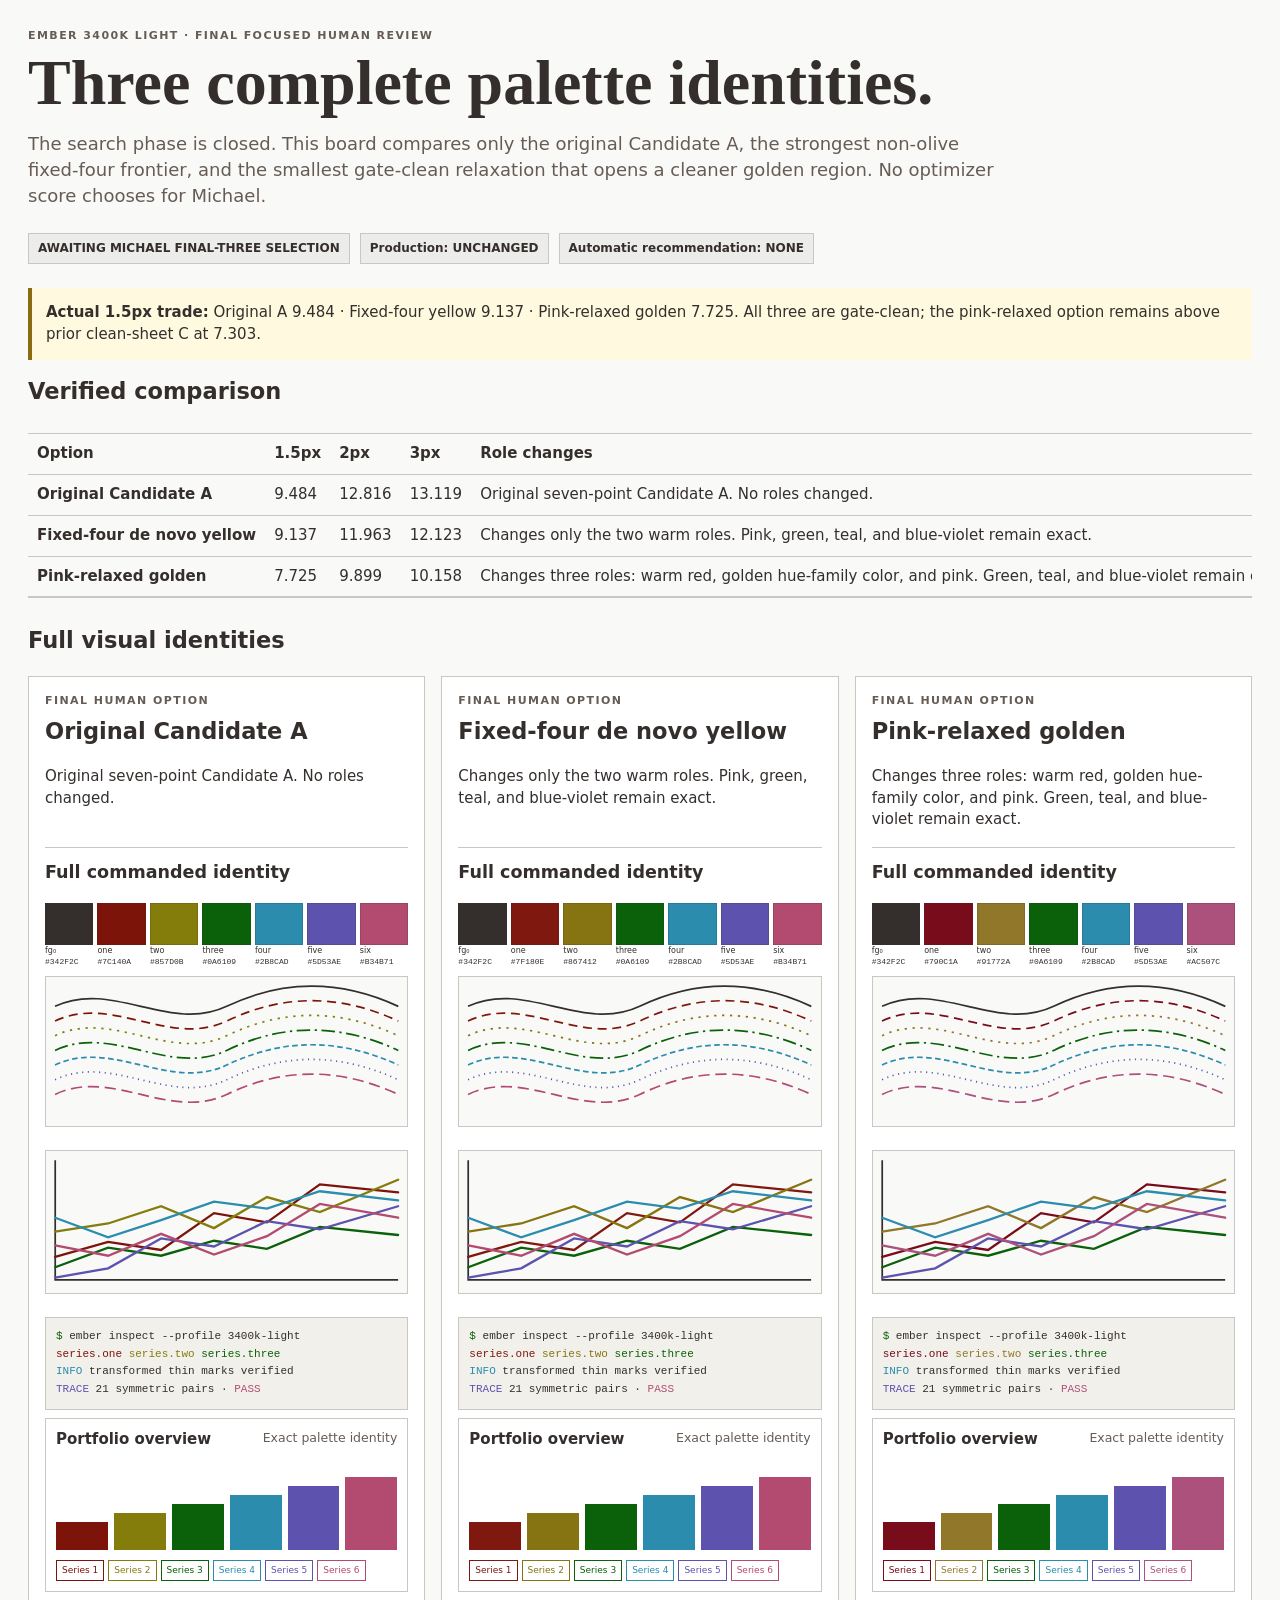
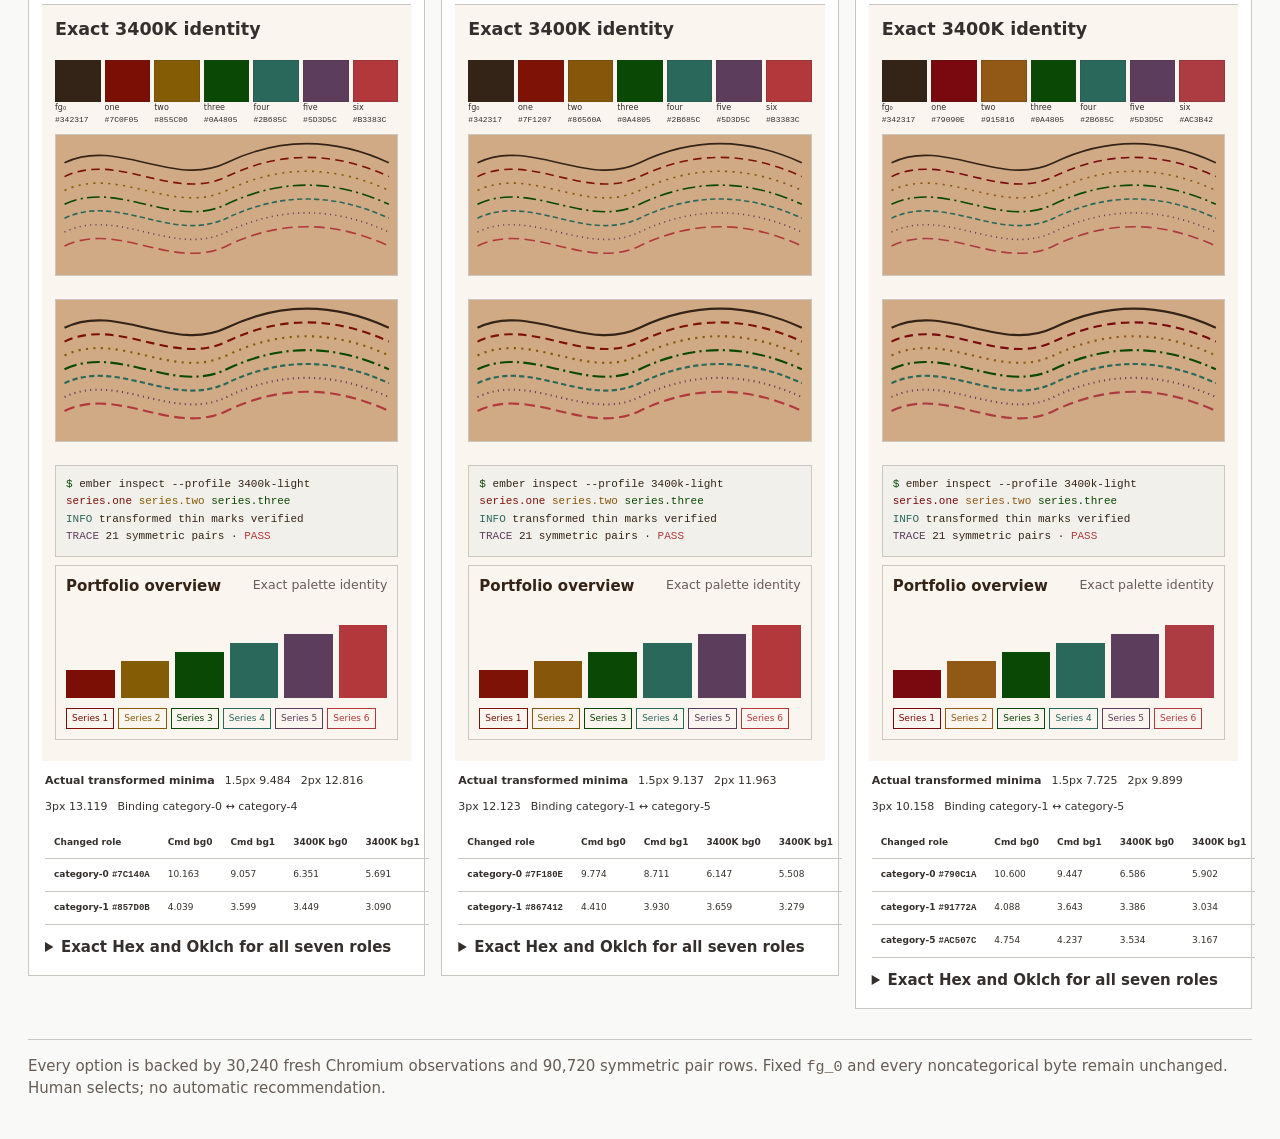
<file: docs/experiments/3400k-light-thin-marks/review/g2-seven-point-final-three/index.html>
<!doctype html><html lang="en"><head><meta charset="utf-8"><meta name="viewport" content="width=device-width,initial-scale=1"><title>Candidate A final three-way review</title><style>
:root{--bg:#f9f9f8;--ink:#342f2c;--muted:#665c54;--rule:#cac7c3;--panel:#ececeb}*{box-sizing:border-box}body{margin:0;background:var(--bg);color:var(--ink);font:15px/1.45 ui-sans-serif,system-ui,sans-serif}main{max-width:1720px;margin:auto;padding:28px}h1{font:700 clamp(34px,5vw,66px)/.98 ui-serif,Georgia,serif;max-width:1100px;margin:8px 0 16px}h2,h3,p{margin-top:0}.lede{font-size:18px;max-width:980px;color:var(--muted)}.eyebrow{font-size:11px;text-transform:uppercase;letter-spacing:.13em;font-weight:750;color:var(--muted);margin-bottom:6px}.status{display:flex;gap:10px;flex-wrap:wrap;margin:24px 0}.status span{border:1px solid var(--rule);background:var(--panel);padding:6px 9px;font-size:12px;font-weight:750}.trade{background:#fff9df;border-left:4px solid #8b6b12;padding:14px}.summary-wrap{overflow-x:auto;border-block:1px solid var(--rule);margin:26px 0}table{width:100%;border-collapse:collapse;white-space:nowrap}th,td{padding:9px;border-bottom:1px solid var(--rule);text-align:left}.options{display:grid;grid-template-columns:repeat(3,minmax(0,1fr));gap:16px;align-items:start}.option{border:1px solid var(--rule);background:#fff;padding:16px;min-width:0}.option header{min-height:142px}.option section{border-top:1px solid var(--rule);padding-top:12px;margin-top:12px}.transformed{background:#d8b08a22;padding:13px;margin-inline:-3px}.swatches{display:grid;grid-template-columns:repeat(7,minmax(0,1fr));gap:4px}.swatch{min-width:0}.swatch-color{display:block;height:42px;background:var(--swatch);border:1px solid #342f2c33}.swatch-name,.swatch code{display:block;font-size:8px;overflow:hidden}.line-specimen,.finance{width:100%;height:auto;background:#f9f9f8;border:1px solid var(--rule);margin:8px 0}.transformed .line-specimen{background:#d0aa84}.terminal{background:#f2f0eb;color:var(--ink);border:1px solid var(--rule);padding:10px;font:11px/1.6 ui-monospace,monospace;margin:8px 0}.terminal .prompt{color:var(--c3)}.terminal .c1{color:var(--c1)}.terminal .c2{color:var(--c2)}.terminal .c3{color:var(--c3)}.terminal .c4{color:var(--c4)}.terminal .c5{color:var(--c5)}.terminal .c6{color:var(--c6)}.application{border:1px solid var(--rule);padding:10px;color:var(--ink);margin:8px 0}.app-head{display:flex;justify-content:space-between}.app-head small{color:var(--muted)}.bars{height:90px;display:flex;align-items:flex-end;gap:6px;margin:10px 0}.bars span{flex:1}.chips{display:flex;gap:4px;flex-wrap:wrap}.chips span{border:1px solid;padding:3px 5px;font-size:9px}.metric-strip{display:flex;gap:10px;flex-wrap:wrap;padding:12px 0;font-size:11px}.contrast-table,.identity-table{font-size:9px}details{margin-top:12px}summary{cursor:pointer;font-weight:700}footer{margin-top:30px;padding-top:16px;border-top:1px solid var(--rule);color:var(--muted)}
@media(max-width:1180px){.options{grid-template-columns:1fr}.option header{min-height:0}.summary-wrap{overflow:visible}.summary-wrap table{table-layout:fixed;white-space:normal}.summary-wrap th:nth-child(5),.summary-wrap td:nth-child(5){display:none}}
@media(max-width:680px){main{padding:18px 12px}.summary-wrap{overflow:visible}.summary-wrap table{table-layout:fixed;white-space:normal;font-size:11px}.summary-wrap th:nth-child(5),.summary-wrap td:nth-child(5){display:none}.option{padding:13px;max-width:100%}.swatch-name{display:none}.swatch code{font-size:8px;writing-mode:vertical-rl;height:56px}.contrast-table,.identity-table{font-size:8px;white-space:normal;table-layout:fixed}th,td{padding:6px}}
</style></head><body><main><p class="eyebrow">Ember 3400K Light · final focused human review</p><h1>Three complete palette identities.</h1><p class="lede">The search phase is closed. This board compares only the original Candidate A, the strongest non-olive fixed-four frontier, and the smallest gate-clean relaxation that opens a cleaner golden region. No optimizer score chooses for Michael.</p><div class="status"><span>AWAITING MICHAEL FINAL-THREE SELECTION</span><span>Production: UNCHANGED</span><span>Automatic recommendation: NONE</span></div><p class="trade"><strong>Actual 1.5px trade:</strong> Original A 9.484 · Fixed-four yellow 9.137 · Pink-relaxed golden 7.725. All three are gate-clean; the pink-relaxed option remains above prior clean-sheet C at 7.303.</p><section><h2>Verified comparison</h2><div class="summary-wrap"><table><thead><tr><th>Option</th><th>1.5px</th><th>2px</th><th>3px</th><th>Role changes</th></tr></thead><tbody><tr><th>Original Candidate A</th><td>9.484</td><td>12.816</td><td>13.119</td><td>Original seven-point Candidate A. No roles changed.</td></tr><tr><th>Fixed-four de novo yellow</th><td>9.137</td><td>11.963</td><td>12.123</td><td>Changes only the two warm roles. Pink, green, teal, and blue-violet remain exact.</td></tr><tr><th>Pink-relaxed golden</th><td>7.725</td><td>9.899</td><td>10.158</td><td>Changes three roles: warm red, golden hue-family color, and pink. Green, teal, and blue-violet remain exact.</td></tr></tbody></table></div></section><section><h2>Full visual identities</h2><div class="options"><article class="option" id="option-reference"><header><p class="eyebrow">Final human option</p><h2>Original Candidate A</h2><p>Original seven-point Candidate A. No roles changed.</p></header><section class="identity-first"><h3>Full commanded identity</h3><div class="swatches"><div class="swatch" style="--swatch:#342F2C"><span class="swatch-color"></span><span class="swatch-name">fg₀</span><code>#342F2C</code></div><div class="swatch" style="--swatch:#7C140A"><span class="swatch-color"></span><span class="swatch-name">one</span><code>#7C140A</code></div><div class="swatch" style="--swatch:#857D0B"><span class="swatch-color"></span><span class="swatch-name">two</span><code>#857D0B</code></div><div class="swatch" style="--swatch:#0A6109"><span class="swatch-color"></span><span class="swatch-name">three</span><code>#0A6109</code></div><div class="swatch" style="--swatch:#2B8CAD"><span class="swatch-color"></span><span class="swatch-name">four</span><code>#2B8CAD</code></div><div class="swatch" style="--swatch:#5D53AE"><span class="swatch-color"></span><span class="swatch-name">five</span><code>#5D53AE</code></div><div class="swatch" style="--swatch:#B34B71"><span class="swatch-color"></span><span class="swatch-name">six</span><code>#B34B71</code></div></div><svg class="line-specimen" viewBox="0 0 320 132" role="img" aria-label="Seven-point 1.5px thin-mark specimen commanded"><path d="M8 26 C58 2 110 50 160 26 S260 2 312 26" stroke="#342F2C" stroke-width="1.5" stroke-dasharray="" fill="none" /><path d="M8 39 C58 15 110 63 160 39 S260 15 312 39" stroke="#7C140A" stroke-width="1.5" stroke-dasharray="8 5" fill="none" /><path d="M8 52 C58 28 110 76 160 52 S260 28 312 52" stroke="#857D0B" stroke-width="1.5" stroke-dasharray="2 5" fill="none" /><path d="M8 65 C58 41 110 89 160 65 S260 41 312 65" stroke="#0A6109" stroke-width="1.5" stroke-dasharray="12 4 2 4" fill="none" /><path d="M8 78 C58 54 110 102 160 78 S260 54 312 78" stroke="#2B8CAD" stroke-width="1.5" stroke-dasharray="5 3" fill="none" /><path d="M8 91 C58 67 110 115 160 91 S260 67 312 91" stroke="#5D53AE" stroke-width="1.5" stroke-dasharray="1 4" fill="none" /><path d="M8 104 C58 80 110 128 160 104 S260 80 312 104" stroke="#B34B71" stroke-width="1.5" stroke-dasharray="10 5" fill="none" /></svg><svg class="finance" viewBox="0 0 314 124" role="img" aria-label="Six categorical series with fixed foreground axes"><path d="M8 8 V112 H306" stroke="#342F2C" stroke-width="1.5" fill="none" /><path d="M8 92 L54 79 L100 86 L146 54 L192 62 L238 29 L306 36" stroke="#7C140A" stroke-width="2" fill="none" stroke-linecap="round" /><path d="M8 70 L54 63 L100 48 L146 67 L192 40 L238 53 L306 25" stroke="#857D0B" stroke-width="2" fill="none" stroke-linecap="round" /><path d="M8 101 L54 84 L100 91 L146 78 L192 85 L238 66 L306 73" stroke="#0A6109" stroke-width="2" fill="none" stroke-linecap="round" /><path d="M8 58 L54 75 L100 60 L146 44 L192 50 L238 35 L306 43" stroke="#2B8CAD" stroke-width="2" fill="none" stroke-linecap="round" /><path d="M8 110 L54 102 L100 76 L146 83 L192 61 L238 68 L306 48" stroke="#5D53AE" stroke-width="2" fill="none" stroke-linecap="round" /><path d="M8 82 L54 91 L100 72 L146 90 L192 74 L238 46 L306 58" stroke="#B34B71" stroke-width="2" fill="none" stroke-linecap="round" /></svg><div class="terminal" style="--ink:#342F2C;--c1:#7C140A;--c2:#857D0B;--c3:#0A6109;--c4:#2B8CAD;--c5:#5D53AE;--c6:#B34B71"><div><span class="prompt">$</span> ember inspect --profile 3400k-light</div><div><span class="c1">series.one</span> <span class="c2">series.two</span> <span class="c3">series.three</span></div><div><span class="c4">INFO</span> transformed thin marks verified</div><div><span class="c5">TRACE</span> 21 symmetric pairs · <span class="c6">PASS</span></div></div><div class="application" style="--ink:#342F2C"><div class="app-head"><strong>Portfolio overview</strong><small>Exact palette identity</small></div><div class="bars"><span style="height:28px;background:#7C140A"></span><span style="height:37px;background:#857D0B"></span><span style="height:46px;background:#0A6109"></span><span style="height:55px;background:#2B8CAD"></span><span style="height:64px;background:#5D53AE"></span><span style="height:73px;background:#B34B71"></span></div><div class="chips"><span style="border-color:#7C140A;color:#7C140A">Series 1</span><span style="border-color:#857D0B;color:#857D0B">Series 2</span><span style="border-color:#0A6109;color:#0A6109">Series 3</span><span style="border-color:#2B8CAD;color:#2B8CAD">Series 4</span><span style="border-color:#5D53AE;color:#5D53AE">Series 5</span><span style="border-color:#B34B71;color:#B34B71">Series 6</span></div></div></section><section class="transformed"><h3>Exact 3400K identity</h3><div class="swatches"><div class="swatch" style="--swatch:#342317"><span class="swatch-color"></span><span class="swatch-name">fg₀</span><code>#342317</code></div><div class="swatch" style="--swatch:#7C0F05"><span class="swatch-color"></span><span class="swatch-name">one</span><code>#7C0F05</code></div><div class="swatch" style="--swatch:#855C06"><span class="swatch-color"></span><span class="swatch-name">two</span><code>#855C06</code></div><div class="swatch" style="--swatch:#0A4805"><span class="swatch-color"></span><span class="swatch-name">three</span><code>#0A4805</code></div><div class="swatch" style="--swatch:#2B685C"><span class="swatch-color"></span><span class="swatch-name">four</span><code>#2B685C</code></div><div class="swatch" style="--swatch:#5D3D5C"><span class="swatch-color"></span><span class="swatch-name">five</span><code>#5D3D5C</code></div><div class="swatch" style="--swatch:#B3383C"><span class="swatch-color"></span><span class="swatch-name">six</span><code>#B3383C</code></div></div><svg class="line-specimen" viewBox="0 0 320 132" role="img" aria-label="Seven-point 1.5px thin-mark specimen transformed"><path d="M8 26 C58 2 110 50 160 26 S260 2 312 26" stroke="#342317" stroke-width="1.5" stroke-dasharray="" fill="none" /><path d="M8 39 C58 15 110 63 160 39 S260 15 312 39" stroke="#7C0F05" stroke-width="1.5" stroke-dasharray="8 5" fill="none" /><path d="M8 52 C58 28 110 76 160 52 S260 28 312 52" stroke="#855C06" stroke-width="1.5" stroke-dasharray="2 5" fill="none" /><path d="M8 65 C58 41 110 89 160 65 S260 41 312 65" stroke="#0A4805" stroke-width="1.5" stroke-dasharray="12 4 2 4" fill="none" /><path d="M8 78 C58 54 110 102 160 78 S260 54 312 78" stroke="#2B685C" stroke-width="1.5" stroke-dasharray="5 3" fill="none" /><path d="M8 91 C58 67 110 115 160 91 S260 67 312 91" stroke="#5D3D5C" stroke-width="1.5" stroke-dasharray="1 4" fill="none" /><path d="M8 104 C58 80 110 128 160 104 S260 80 312 104" stroke="#B3383C" stroke-width="1.5" stroke-dasharray="10 5" fill="none" /></svg><svg class="line-specimen" viewBox="0 0 320 132" role="img" aria-label="Seven-point 2px thin-mark specimen transformed"><path d="M8 26 C58 2 110 50 160 26 S260 2 312 26" stroke="#342317" stroke-width="2.0" stroke-dasharray="" fill="none" /><path d="M8 39 C58 15 110 63 160 39 S260 15 312 39" stroke="#7C0F05" stroke-width="2.0" stroke-dasharray="8 5" fill="none" /><path d="M8 52 C58 28 110 76 160 52 S260 28 312 52" stroke="#855C06" stroke-width="2.0" stroke-dasharray="2 5" fill="none" /><path d="M8 65 C58 41 110 89 160 65 S260 41 312 65" stroke="#0A4805" stroke-width="2.0" stroke-dasharray="12 4 2 4" fill="none" /><path d="M8 78 C58 54 110 102 160 78 S260 54 312 78" stroke="#2B685C" stroke-width="2.0" stroke-dasharray="5 3" fill="none" /><path d="M8 91 C58 67 110 115 160 91 S260 67 312 91" stroke="#5D3D5C" stroke-width="2.0" stroke-dasharray="1 4" fill="none" /><path d="M8 104 C58 80 110 128 160 104 S260 80 312 104" stroke="#B3383C" stroke-width="2.0" stroke-dasharray="10 5" fill="none" /></svg><div class="terminal" style="--ink:#342317;--c1:#7C0F05;--c2:#855C06;--c3:#0A4805;--c4:#2B685C;--c5:#5D3D5C;--c6:#B3383C"><div><span class="prompt">$</span> ember inspect --profile 3400k-light</div><div><span class="c1">series.one</span> <span class="c2">series.two</span> <span class="c3">series.three</span></div><div><span class="c4">INFO</span> transformed thin marks verified</div><div><span class="c5">TRACE</span> 21 symmetric pairs · <span class="c6">PASS</span></div></div><div class="application" style="--ink:#342317"><div class="app-head"><strong>Portfolio overview</strong><small>Exact palette identity</small></div><div class="bars"><span style="height:28px;background:#7C0F05"></span><span style="height:37px;background:#855C06"></span><span style="height:46px;background:#0A4805"></span><span style="height:55px;background:#2B685C"></span><span style="height:64px;background:#5D3D5C"></span><span style="height:73px;background:#B3383C"></span></div><div class="chips"><span style="border-color:#7C0F05;color:#7C0F05">Series 1</span><span style="border-color:#855C06;color:#855C06">Series 2</span><span style="border-color:#0A4805;color:#0A4805">Series 3</span><span style="border-color:#2B685C;color:#2B685C">Series 4</span><span style="border-color:#5D3D5C;color:#5D3D5C">Series 5</span><span style="border-color:#B3383C;color:#B3383C">Series 6</span></div></div></section><div class="metric-strip"><strong>Actual transformed minima</strong><span>1.5px 9.484</span><span>2px 12.816</span><span>3px 13.119</span><span>Binding category-0 ↔ category-4</span></div><table class="contrast-table"><thead><tr><th>Changed role</th><th>Cmd bg0</th><th>Cmd bg1</th><th>3400K bg0</th><th>3400K bg1</th></tr></thead><tbody><tr><th>category-0 <code>#7C140A</code></th><td>10.163</td><td>9.057</td><td>6.351</td><td>5.691</td></tr><tr><th>category-1 <code>#857D0B</code></th><td>4.039</td><td>3.599</td><td>3.449</td><td>3.090</td></tr></tbody></table><details><summary>Exact Hex and Oklch for all seven roles</summary><table class="identity-table"><thead><tr><th>Role</th><th>Commanded</th><th>Oklch L/C/h</th><th>3400K</th><th>3400K Oklch</th></tr></thead><tbody><tr><th>fg₀</th><td><code>#342F2C</code></td><td>0.309 / 0.009 / 53.2°</td><td><code>#342317</code></td><td>0.273 / 0.033 / 54.5°</td></tr><tr><th>one</th><td><code>#7C140A</code></td><td>0.380 / 0.140 / 30.1°</td><td><code>#7C0F05</code></td><td>0.376 / 0.143 / 30.2°</td></tr><tr><th>two</th><td><code>#857D0B</code></td><td>0.579 / 0.120 / 104.9°</td><td><code>#855C06</code></td><td>0.507 / 0.103 / 78.3°</td></tr><tr><th>three</th><td><code>#0A6109</code></td><td>0.429 / 0.139 / 142.6°</td><td><code>#0A4805</code></td><td>0.350 / 0.112 / 141.9°</td></tr><tr><th>four</th><td><code>#2B8CAD</code></td><td>0.599 / 0.100 / 225.3°</td><td><code>#2B685C</code></td><td>0.472 / 0.066 / 178.4°</td></tr><tr><th>five</th><td><code>#5D53AE</code></td><td>0.499 / 0.140 / 285.1°</td><td><code>#5D3D5C</code></td><td>0.410 / 0.064 / 327.5°</td></tr><tr><th>six</th><td><code>#B34B71</code></td><td>0.559 / 0.140 / 359.8°</td><td><code>#B3383C</code></td><td>0.522 / 0.159 / 22.7°</td></tr></tbody></table></details></article><article class="option" id="option-benchmark-c"><header><p class="eyebrow">Final human option</p><h2>Fixed-four de novo yellow</h2><p>Changes only the two warm roles. Pink, green, teal, and blue-violet remain exact.</p></header><section class="identity-first"><h3>Full commanded identity</h3><div class="swatches"><div class="swatch" style="--swatch:#342F2C"><span class="swatch-color"></span><span class="swatch-name">fg₀</span><code>#342F2C</code></div><div class="swatch" style="--swatch:#7F180E"><span class="swatch-color"></span><span class="swatch-name">one</span><code>#7F180E</code></div><div class="swatch" style="--swatch:#867412"><span class="swatch-color"></span><span class="swatch-name">two</span><code>#867412</code></div><div class="swatch" style="--swatch:#0A6109"><span class="swatch-color"></span><span class="swatch-name">three</span><code>#0A6109</code></div><div class="swatch" style="--swatch:#2B8CAD"><span class="swatch-color"></span><span class="swatch-name">four</span><code>#2B8CAD</code></div><div class="swatch" style="--swatch:#5D53AE"><span class="swatch-color"></span><span class="swatch-name">five</span><code>#5D53AE</code></div><div class="swatch" style="--swatch:#B34B71"><span class="swatch-color"></span><span class="swatch-name">six</span><code>#B34B71</code></div></div><svg class="line-specimen" viewBox="0 0 320 132" role="img" aria-label="Seven-point 1.5px thin-mark specimen commanded"><path d="M8 26 C58 2 110 50 160 26 S260 2 312 26" stroke="#342F2C" stroke-width="1.5" stroke-dasharray="" fill="none" /><path d="M8 39 C58 15 110 63 160 39 S260 15 312 39" stroke="#7F180E" stroke-width="1.5" stroke-dasharray="8 5" fill="none" /><path d="M8 52 C58 28 110 76 160 52 S260 28 312 52" stroke="#867412" stroke-width="1.5" stroke-dasharray="2 5" fill="none" /><path d="M8 65 C58 41 110 89 160 65 S260 41 312 65" stroke="#0A6109" stroke-width="1.5" stroke-dasharray="12 4 2 4" fill="none" /><path d="M8 78 C58 54 110 102 160 78 S260 54 312 78" stroke="#2B8CAD" stroke-width="1.5" stroke-dasharray="5 3" fill="none" /><path d="M8 91 C58 67 110 115 160 91 S260 67 312 91" stroke="#5D53AE" stroke-width="1.5" stroke-dasharray="1 4" fill="none" /><path d="M8 104 C58 80 110 128 160 104 S260 80 312 104" stroke="#B34B71" stroke-width="1.5" stroke-dasharray="10 5" fill="none" /></svg><svg class="finance" viewBox="0 0 314 124" role="img" aria-label="Six categorical series with fixed foreground axes"><path d="M8 8 V112 H306" stroke="#342F2C" stroke-width="1.5" fill="none" /><path d="M8 92 L54 79 L100 86 L146 54 L192 62 L238 29 L306 36" stroke="#7F180E" stroke-width="2" fill="none" stroke-linecap="round" /><path d="M8 70 L54 63 L100 48 L146 67 L192 40 L238 53 L306 25" stroke="#867412" stroke-width="2" fill="none" stroke-linecap="round" /><path d="M8 101 L54 84 L100 91 L146 78 L192 85 L238 66 L306 73" stroke="#0A6109" stroke-width="2" fill="none" stroke-linecap="round" /><path d="M8 58 L54 75 L100 60 L146 44 L192 50 L238 35 L306 43" stroke="#2B8CAD" stroke-width="2" fill="none" stroke-linecap="round" /><path d="M8 110 L54 102 L100 76 L146 83 L192 61 L238 68 L306 48" stroke="#5D53AE" stroke-width="2" fill="none" stroke-linecap="round" /><path d="M8 82 L54 91 L100 72 L146 90 L192 74 L238 46 L306 58" stroke="#B34B71" stroke-width="2" fill="none" stroke-linecap="round" /></svg><div class="terminal" style="--ink:#342F2C;--c1:#7F180E;--c2:#867412;--c3:#0A6109;--c4:#2B8CAD;--c5:#5D53AE;--c6:#B34B71"><div><span class="prompt">$</span> ember inspect --profile 3400k-light</div><div><span class="c1">series.one</span> <span class="c2">series.two</span> <span class="c3">series.three</span></div><div><span class="c4">INFO</span> transformed thin marks verified</div><div><span class="c5">TRACE</span> 21 symmetric pairs · <span class="c6">PASS</span></div></div><div class="application" style="--ink:#342F2C"><div class="app-head"><strong>Portfolio overview</strong><small>Exact palette identity</small></div><div class="bars"><span style="height:28px;background:#7F180E"></span><span style="height:37px;background:#867412"></span><span style="height:46px;background:#0A6109"></span><span style="height:55px;background:#2B8CAD"></span><span style="height:64px;background:#5D53AE"></span><span style="height:73px;background:#B34B71"></span></div><div class="chips"><span style="border-color:#7F180E;color:#7F180E">Series 1</span><span style="border-color:#867412;color:#867412">Series 2</span><span style="border-color:#0A6109;color:#0A6109">Series 3</span><span style="border-color:#2B8CAD;color:#2B8CAD">Series 4</span><span style="border-color:#5D53AE;color:#5D53AE">Series 5</span><span style="border-color:#B34B71;color:#B34B71">Series 6</span></div></div></section><section class="transformed"><h3>Exact 3400K identity</h3><div class="swatches"><div class="swatch" style="--swatch:#342317"><span class="swatch-color"></span><span class="swatch-name">fg₀</span><code>#342317</code></div><div class="swatch" style="--swatch:#7F1207"><span class="swatch-color"></span><span class="swatch-name">one</span><code>#7F1207</code></div><div class="swatch" style="--swatch:#86560A"><span class="swatch-color"></span><span class="swatch-name">two</span><code>#86560A</code></div><div class="swatch" style="--swatch:#0A4805"><span class="swatch-color"></span><span class="swatch-name">three</span><code>#0A4805</code></div><div class="swatch" style="--swatch:#2B685C"><span class="swatch-color"></span><span class="swatch-name">four</span><code>#2B685C</code></div><div class="swatch" style="--swatch:#5D3D5C"><span class="swatch-color"></span><span class="swatch-name">five</span><code>#5D3D5C</code></div><div class="swatch" style="--swatch:#B3383C"><span class="swatch-color"></span><span class="swatch-name">six</span><code>#B3383C</code></div></div><svg class="line-specimen" viewBox="0 0 320 132" role="img" aria-label="Seven-point 1.5px thin-mark specimen transformed"><path d="M8 26 C58 2 110 50 160 26 S260 2 312 26" stroke="#342317" stroke-width="1.5" stroke-dasharray="" fill="none" /><path d="M8 39 C58 15 110 63 160 39 S260 15 312 39" stroke="#7F1207" stroke-width="1.5" stroke-dasharray="8 5" fill="none" /><path d="M8 52 C58 28 110 76 160 52 S260 28 312 52" stroke="#86560A" stroke-width="1.5" stroke-dasharray="2 5" fill="none" /><path d="M8 65 C58 41 110 89 160 65 S260 41 312 65" stroke="#0A4805" stroke-width="1.5" stroke-dasharray="12 4 2 4" fill="none" /><path d="M8 78 C58 54 110 102 160 78 S260 54 312 78" stroke="#2B685C" stroke-width="1.5" stroke-dasharray="5 3" fill="none" /><path d="M8 91 C58 67 110 115 160 91 S260 67 312 91" stroke="#5D3D5C" stroke-width="1.5" stroke-dasharray="1 4" fill="none" /><path d="M8 104 C58 80 110 128 160 104 S260 80 312 104" stroke="#B3383C" stroke-width="1.5" stroke-dasharray="10 5" fill="none" /></svg><svg class="line-specimen" viewBox="0 0 320 132" role="img" aria-label="Seven-point 2px thin-mark specimen transformed"><path d="M8 26 C58 2 110 50 160 26 S260 2 312 26" stroke="#342317" stroke-width="2.0" stroke-dasharray="" fill="none" /><path d="M8 39 C58 15 110 63 160 39 S260 15 312 39" stroke="#7F1207" stroke-width="2.0" stroke-dasharray="8 5" fill="none" /><path d="M8 52 C58 28 110 76 160 52 S260 28 312 52" stroke="#86560A" stroke-width="2.0" stroke-dasharray="2 5" fill="none" /><path d="M8 65 C58 41 110 89 160 65 S260 41 312 65" stroke="#0A4805" stroke-width="2.0" stroke-dasharray="12 4 2 4" fill="none" /><path d="M8 78 C58 54 110 102 160 78 S260 54 312 78" stroke="#2B685C" stroke-width="2.0" stroke-dasharray="5 3" fill="none" /><path d="M8 91 C58 67 110 115 160 91 S260 67 312 91" stroke="#5D3D5C" stroke-width="2.0" stroke-dasharray="1 4" fill="none" /><path d="M8 104 C58 80 110 128 160 104 S260 80 312 104" stroke="#B3383C" stroke-width="2.0" stroke-dasharray="10 5" fill="none" /></svg><div class="terminal" style="--ink:#342317;--c1:#7F1207;--c2:#86560A;--c3:#0A4805;--c4:#2B685C;--c5:#5D3D5C;--c6:#B3383C"><div><span class="prompt">$</span> ember inspect --profile 3400k-light</div><div><span class="c1">series.one</span> <span class="c2">series.two</span> <span class="c3">series.three</span></div><div><span class="c4">INFO</span> transformed thin marks verified</div><div><span class="c5">TRACE</span> 21 symmetric pairs · <span class="c6">PASS</span></div></div><div class="application" style="--ink:#342317"><div class="app-head"><strong>Portfolio overview</strong><small>Exact palette identity</small></div><div class="bars"><span style="height:28px;background:#7F1207"></span><span style="height:37px;background:#86560A"></span><span style="height:46px;background:#0A4805"></span><span style="height:55px;background:#2B685C"></span><span style="height:64px;background:#5D3D5C"></span><span style="height:73px;background:#B3383C"></span></div><div class="chips"><span style="border-color:#7F1207;color:#7F1207">Series 1</span><span style="border-color:#86560A;color:#86560A">Series 2</span><span style="border-color:#0A4805;color:#0A4805">Series 3</span><span style="border-color:#2B685C;color:#2B685C">Series 4</span><span style="border-color:#5D3D5C;color:#5D3D5C">Series 5</span><span style="border-color:#B3383C;color:#B3383C">Series 6</span></div></div></section><div class="metric-strip"><strong>Actual transformed minima</strong><span>1.5px 9.137</span><span>2px 11.963</span><span>3px 12.123</span><span>Binding category-1 ↔ category-5</span></div><table class="contrast-table"><thead><tr><th>Changed role</th><th>Cmd bg0</th><th>Cmd bg1</th><th>3400K bg0</th><th>3400K bg1</th></tr></thead><tbody><tr><th>category-0 <code>#7F180E</code></th><td>9.774</td><td>8.711</td><td>6.147</td><td>5.508</td></tr><tr><th>category-1 <code>#867412</code></th><td>4.410</td><td>3.930</td><td>3.659</td><td>3.279</td></tr></tbody></table><details><summary>Exact Hex and Oklch for all seven roles</summary><table class="identity-table"><thead><tr><th>Role</th><th>Commanded</th><th>Oklch L/C/h</th><th>3400K</th><th>3400K Oklch</th></tr></thead><tbody><tr><th>fg₀</th><td><code>#342F2C</code></td><td>0.309 / 0.009 / 53.2°</td><td><code>#342317</code></td><td>0.273 / 0.033 / 54.5°</td></tr><tr><th>one</th><td><code>#7F180E</code></td><td>0.390 / 0.139 / 30.1°</td><td><code>#7F1207</code></td><td>0.384 / 0.144 / 30.2°</td></tr><tr><th>two</th><td><code>#867412</code></td><td>0.559 / 0.110 / 97.7°</td><td><code>#86560A</code></td><td>0.495 / 0.103 / 70.7°</td></tr><tr><th>three</th><td><code>#0A6109</code></td><td>0.429 / 0.139 / 142.6°</td><td><code>#0A4805</code></td><td>0.350 / 0.112 / 141.9°</td></tr><tr><th>four</th><td><code>#2B8CAD</code></td><td>0.599 / 0.100 / 225.3°</td><td><code>#2B685C</code></td><td>0.472 / 0.066 / 178.4°</td></tr><tr><th>five</th><td><code>#5D53AE</code></td><td>0.499 / 0.140 / 285.1°</td><td><code>#5D3D5C</code></td><td>0.410 / 0.064 / 327.5°</td></tr><tr><th>six</th><td><code>#B34B71</code></td><td>0.559 / 0.140 / 359.8°</td><td><code>#B3383C</code></td><td>0.522 / 0.159 / 22.7°</td></tr></tbody></table></details></article><article class="option" id="option-a"><header><p class="eyebrow">Final human option</p><h2>Pink-relaxed golden</h2><p>Changes three roles: warm red, golden hue-family color, and pink. Green, teal, and blue-violet remain exact.</p></header><section class="identity-first"><h3>Full commanded identity</h3><div class="swatches"><div class="swatch" style="--swatch:#342F2C"><span class="swatch-color"></span><span class="swatch-name">fg₀</span><code>#342F2C</code></div><div class="swatch" style="--swatch:#790C1A"><span class="swatch-color"></span><span class="swatch-name">one</span><code>#790C1A</code></div><div class="swatch" style="--swatch:#91772A"><span class="swatch-color"></span><span class="swatch-name">two</span><code>#91772A</code></div><div class="swatch" style="--swatch:#0A6109"><span class="swatch-color"></span><span class="swatch-name">three</span><code>#0A6109</code></div><div class="swatch" style="--swatch:#2B8CAD"><span class="swatch-color"></span><span class="swatch-name">four</span><code>#2B8CAD</code></div><div class="swatch" style="--swatch:#5D53AE"><span class="swatch-color"></span><span class="swatch-name">five</span><code>#5D53AE</code></div><div class="swatch" style="--swatch:#AC507C"><span class="swatch-color"></span><span class="swatch-name">six</span><code>#AC507C</code></div></div><svg class="line-specimen" viewBox="0 0 320 132" role="img" aria-label="Seven-point 1.5px thin-mark specimen commanded"><path d="M8 26 C58 2 110 50 160 26 S260 2 312 26" stroke="#342F2C" stroke-width="1.5" stroke-dasharray="" fill="none" /><path d="M8 39 C58 15 110 63 160 39 S260 15 312 39" stroke="#790C1A" stroke-width="1.5" stroke-dasharray="8 5" fill="none" /><path d="M8 52 C58 28 110 76 160 52 S260 28 312 52" stroke="#91772A" stroke-width="1.5" stroke-dasharray="2 5" fill="none" /><path d="M8 65 C58 41 110 89 160 65 S260 41 312 65" stroke="#0A6109" stroke-width="1.5" stroke-dasharray="12 4 2 4" fill="none" /><path d="M8 78 C58 54 110 102 160 78 S260 54 312 78" stroke="#2B8CAD" stroke-width="1.5" stroke-dasharray="5 3" fill="none" /><path d="M8 91 C58 67 110 115 160 91 S260 67 312 91" stroke="#5D53AE" stroke-width="1.5" stroke-dasharray="1 4" fill="none" /><path d="M8 104 C58 80 110 128 160 104 S260 80 312 104" stroke="#AC507C" stroke-width="1.5" stroke-dasharray="10 5" fill="none" /></svg><svg class="finance" viewBox="0 0 314 124" role="img" aria-label="Six categorical series with fixed foreground axes"><path d="M8 8 V112 H306" stroke="#342F2C" stroke-width="1.5" fill="none" /><path d="M8 92 L54 79 L100 86 L146 54 L192 62 L238 29 L306 36" stroke="#790C1A" stroke-width="2" fill="none" stroke-linecap="round" /><path d="M8 70 L54 63 L100 48 L146 67 L192 40 L238 53 L306 25" stroke="#91772A" stroke-width="2" fill="none" stroke-linecap="round" /><path d="M8 101 L54 84 L100 91 L146 78 L192 85 L238 66 L306 73" stroke="#0A6109" stroke-width="2" fill="none" stroke-linecap="round" /><path d="M8 58 L54 75 L100 60 L146 44 L192 50 L238 35 L306 43" stroke="#2B8CAD" stroke-width="2" fill="none" stroke-linecap="round" /><path d="M8 110 L54 102 L100 76 L146 83 L192 61 L238 68 L306 48" stroke="#5D53AE" stroke-width="2" fill="none" stroke-linecap="round" /><path d="M8 82 L54 91 L100 72 L146 90 L192 74 L238 46 L306 58" stroke="#AC507C" stroke-width="2" fill="none" stroke-linecap="round" /></svg><div class="terminal" style="--ink:#342F2C;--c1:#790C1A;--c2:#91772A;--c3:#0A6109;--c4:#2B8CAD;--c5:#5D53AE;--c6:#AC507C"><div><span class="prompt">$</span> ember inspect --profile 3400k-light</div><div><span class="c1">series.one</span> <span class="c2">series.two</span> <span class="c3">series.three</span></div><div><span class="c4">INFO</span> transformed thin marks verified</div><div><span class="c5">TRACE</span> 21 symmetric pairs · <span class="c6">PASS</span></div></div><div class="application" style="--ink:#342F2C"><div class="app-head"><strong>Portfolio overview</strong><small>Exact palette identity</small></div><div class="bars"><span style="height:28px;background:#790C1A"></span><span style="height:37px;background:#91772A"></span><span style="height:46px;background:#0A6109"></span><span style="height:55px;background:#2B8CAD"></span><span style="height:64px;background:#5D53AE"></span><span style="height:73px;background:#AC507C"></span></div><div class="chips"><span style="border-color:#790C1A;color:#790C1A">Series 1</span><span style="border-color:#91772A;color:#91772A">Series 2</span><span style="border-color:#0A6109;color:#0A6109">Series 3</span><span style="border-color:#2B8CAD;color:#2B8CAD">Series 4</span><span style="border-color:#5D53AE;color:#5D53AE">Series 5</span><span style="border-color:#AC507C;color:#AC507C">Series 6</span></div></div></section><section class="transformed"><h3>Exact 3400K identity</h3><div class="swatches"><div class="swatch" style="--swatch:#342317"><span class="swatch-color"></span><span class="swatch-name">fg₀</span><code>#342317</code></div><div class="swatch" style="--swatch:#79090E"><span class="swatch-color"></span><span class="swatch-name">one</span><code>#79090E</code></div><div class="swatch" style="--swatch:#915816"><span class="swatch-color"></span><span class="swatch-name">two</span><code>#915816</code></div><div class="swatch" style="--swatch:#0A4805"><span class="swatch-color"></span><span class="swatch-name">three</span><code>#0A4805</code></div><div class="swatch" style="--swatch:#2B685C"><span class="swatch-color"></span><span class="swatch-name">four</span><code>#2B685C</code></div><div class="swatch" style="--swatch:#5D3D5C"><span class="swatch-color"></span><span class="swatch-name">five</span><code>#5D3D5C</code></div><div class="swatch" style="--swatch:#AC3B42"><span class="swatch-color"></span><span class="swatch-name">six</span><code>#AC3B42</code></div></div><svg class="line-specimen" viewBox="0 0 320 132" role="img" aria-label="Seven-point 1.5px thin-mark specimen transformed"><path d="M8 26 C58 2 110 50 160 26 S260 2 312 26" stroke="#342317" stroke-width="1.5" stroke-dasharray="" fill="none" /><path d="M8 39 C58 15 110 63 160 39 S260 15 312 39" stroke="#79090E" stroke-width="1.5" stroke-dasharray="8 5" fill="none" /><path d="M8 52 C58 28 110 76 160 52 S260 28 312 52" stroke="#915816" stroke-width="1.5" stroke-dasharray="2 5" fill="none" /><path d="M8 65 C58 41 110 89 160 65 S260 41 312 65" stroke="#0A4805" stroke-width="1.5" stroke-dasharray="12 4 2 4" fill="none" /><path d="M8 78 C58 54 110 102 160 78 S260 54 312 78" stroke="#2B685C" stroke-width="1.5" stroke-dasharray="5 3" fill="none" /><path d="M8 91 C58 67 110 115 160 91 S260 67 312 91" stroke="#5D3D5C" stroke-width="1.5" stroke-dasharray="1 4" fill="none" /><path d="M8 104 C58 80 110 128 160 104 S260 80 312 104" stroke="#AC3B42" stroke-width="1.5" stroke-dasharray="10 5" fill="none" /></svg><svg class="line-specimen" viewBox="0 0 320 132" role="img" aria-label="Seven-point 2px thin-mark specimen transformed"><path d="M8 26 C58 2 110 50 160 26 S260 2 312 26" stroke="#342317" stroke-width="2.0" stroke-dasharray="" fill="none" /><path d="M8 39 C58 15 110 63 160 39 S260 15 312 39" stroke="#79090E" stroke-width="2.0" stroke-dasharray="8 5" fill="none" /><path d="M8 52 C58 28 110 76 160 52 S260 28 312 52" stroke="#915816" stroke-width="2.0" stroke-dasharray="2 5" fill="none" /><path d="M8 65 C58 41 110 89 160 65 S260 41 312 65" stroke="#0A4805" stroke-width="2.0" stroke-dasharray="12 4 2 4" fill="none" /><path d="M8 78 C58 54 110 102 160 78 S260 54 312 78" stroke="#2B685C" stroke-width="2.0" stroke-dasharray="5 3" fill="none" /><path d="M8 91 C58 67 110 115 160 91 S260 67 312 91" stroke="#5D3D5C" stroke-width="2.0" stroke-dasharray="1 4" fill="none" /><path d="M8 104 C58 80 110 128 160 104 S260 80 312 104" stroke="#AC3B42" stroke-width="2.0" stroke-dasharray="10 5" fill="none" /></svg><div class="terminal" style="--ink:#342317;--c1:#79090E;--c2:#915816;--c3:#0A4805;--c4:#2B685C;--c5:#5D3D5C;--c6:#AC3B42"><div><span class="prompt">$</span> ember inspect --profile 3400k-light</div><div><span class="c1">series.one</span> <span class="c2">series.two</span> <span class="c3">series.three</span></div><div><span class="c4">INFO</span> transformed thin marks verified</div><div><span class="c5">TRACE</span> 21 symmetric pairs · <span class="c6">PASS</span></div></div><div class="application" style="--ink:#342317"><div class="app-head"><strong>Portfolio overview</strong><small>Exact palette identity</small></div><div class="bars"><span style="height:28px;background:#79090E"></span><span style="height:37px;background:#915816"></span><span style="height:46px;background:#0A4805"></span><span style="height:55px;background:#2B685C"></span><span style="height:64px;background:#5D3D5C"></span><span style="height:73px;background:#AC3B42"></span></div><div class="chips"><span style="border-color:#79090E;color:#79090E">Series 1</span><span style="border-color:#915816;color:#915816">Series 2</span><span style="border-color:#0A4805;color:#0A4805">Series 3</span><span style="border-color:#2B685C;color:#2B685C">Series 4</span><span style="border-color:#5D3D5C;color:#5D3D5C">Series 5</span><span style="border-color:#AC3B42;color:#AC3B42">Series 6</span></div></div></section><div class="metric-strip"><strong>Actual transformed minima</strong><span>1.5px 7.725</span><span>2px 9.899</span><span>3px 10.158</span><span>Binding category-1 ↔ category-5</span></div><table class="contrast-table"><thead><tr><th>Changed role</th><th>Cmd bg0</th><th>Cmd bg1</th><th>3400K bg0</th><th>3400K bg1</th></tr></thead><tbody><tr><th>category-0 <code>#790C1A</code></th><td>10.600</td><td>9.447</td><td>6.586</td><td>5.902</td></tr><tr><th>category-1 <code>#91772A</code></th><td>4.088</td><td>3.643</td><td>3.386</td><td>3.034</td></tr><tr><th>category-5 <code>#AC507C</code></th><td>4.754</td><td>4.237</td><td>3.534</td><td>3.167</td></tr></tbody></table><details><summary>Exact Hex and Oklch for all seven roles</summary><table class="identity-table"><thead><tr><th>Role</th><th>Commanded</th><th>Oklch L/C/h</th><th>3400K</th><th>3400K Oklch</th></tr></thead><tbody><tr><th>fg₀</th><td><code>#342F2C</code></td><td>0.309 / 0.009 / 53.2°</td><td><code>#342317</code></td><td>0.273 / 0.033 / 54.5°</td></tr><tr><th>one</th><td><code>#790C1A</code></td><td>0.370 / 0.140 / 22.3°</td><td><code>#79090E</code></td><td>0.367 / 0.143 / 26.7°</td></tr><tr><th>two</th><td><code>#91772A</code></td><td>0.579 / 0.100 / 90.0°</td><td><code>#915816</code></td><td>0.514 / 0.107 / 63.9°</td></tr><tr><th>three</th><td><code>#0A6109</code></td><td>0.429 / 0.139 / 142.6°</td><td><code>#0A4805</code></td><td>0.350 / 0.112 / 141.9°</td></tr><tr><th>four</th><td><code>#2B8CAD</code></td><td>0.599 / 0.100 / 225.3°</td><td><code>#2B685C</code></td><td>0.472 / 0.066 / 178.4°</td></tr><tr><th>five</th><td><code>#5D53AE</code></td><td>0.499 / 0.140 / 285.1°</td><td><code>#5D3D5C</code></td><td>0.410 / 0.064 / 327.5°</td></tr><tr><th>six</th><td><code>#AC507C</code></td><td>0.559 / 0.130 / 352.2°</td><td><code>#AC3B42</code></td><td>0.515 / 0.147 / 20.7°</td></tr></tbody></table></details></article></div></section><footer><p>Every option is backed by 30,240 fresh Chromium observations and 90,720 symmetric pair rows. Fixed <code>fg_0</code> and every noncategorical byte remain unchanged. Human selects; no automatic recommendation.</p></footer></main></body></html>
</file>
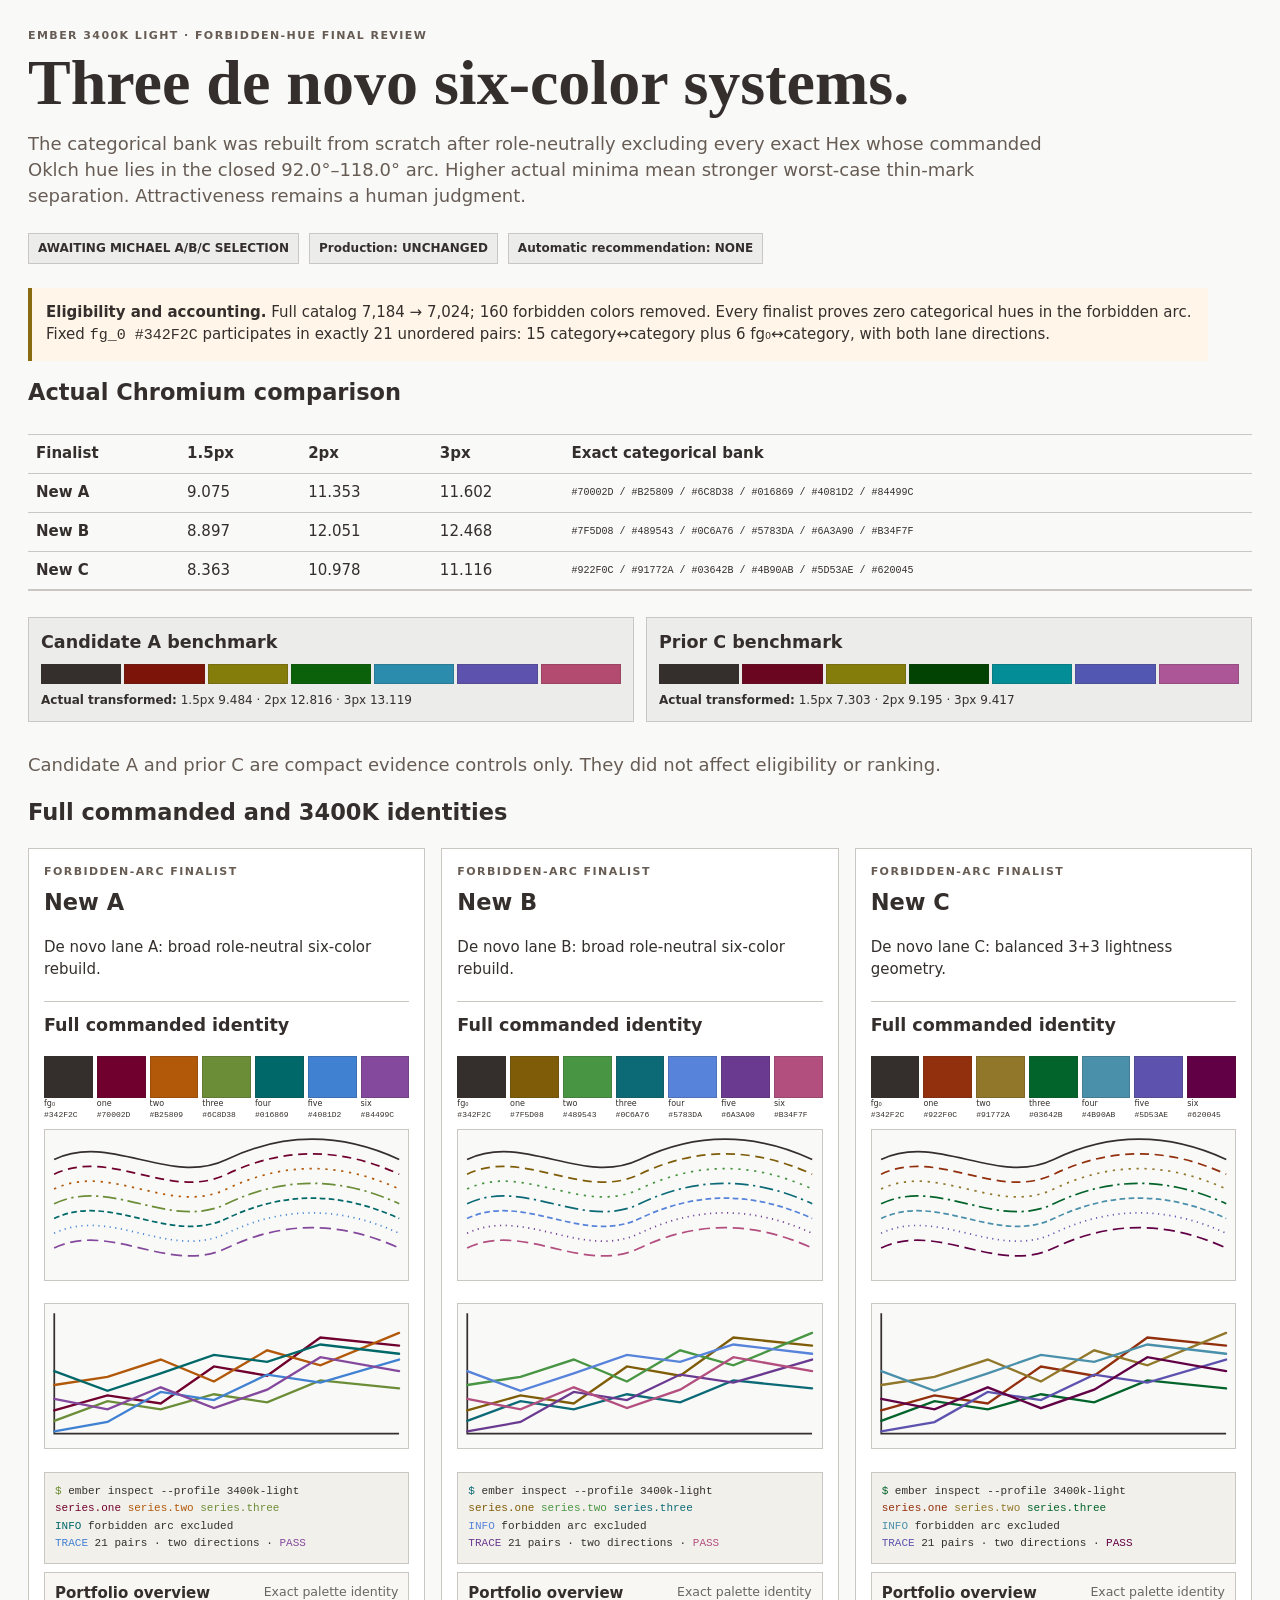
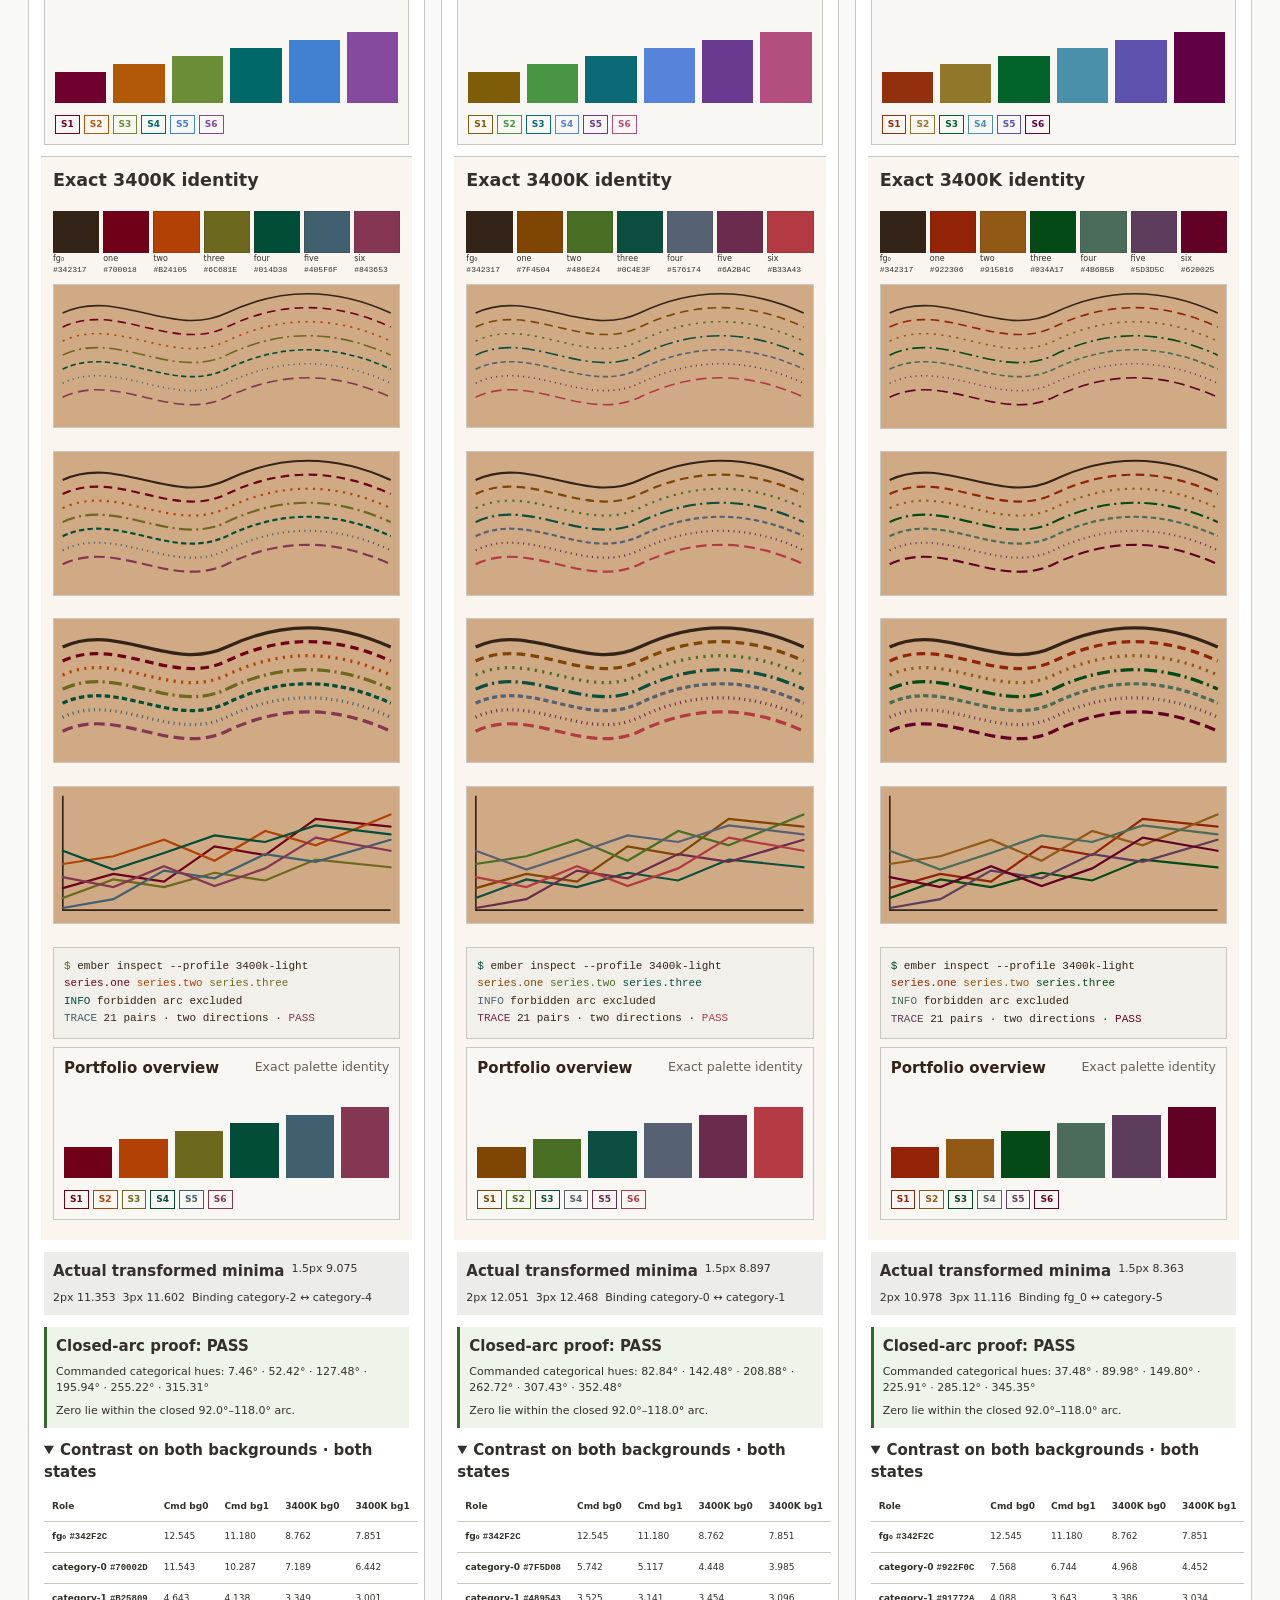
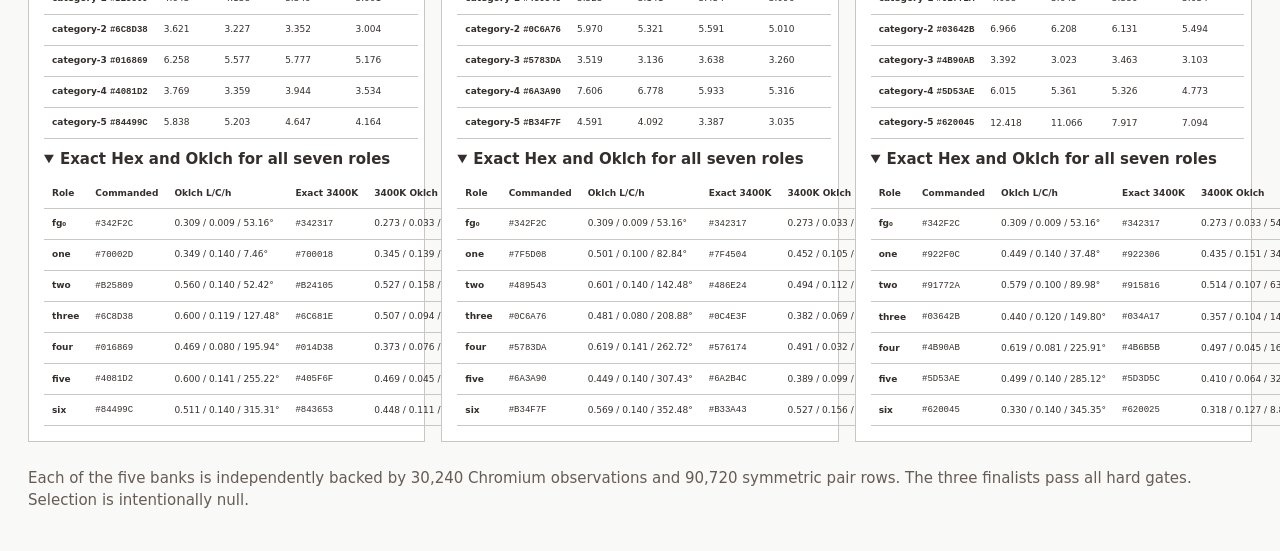
<file: docs/experiments/3400k-light-thin-marks/review/g2-seven-point-forbidden-arc/index.html>
<!doctype html><html lang="en"><head><meta charset="utf-8"><meta name="viewport" content="width=device-width,initial-scale=1"><title>Forbidden-arc A/B/C review</title><style>
:root{--bg:#f9f9f8;--ink:#342f2c;--muted:#665c54;--rule:#cac7c3;--panel:#ececeb;--warm:#fff6e9}*{box-sizing:border-box}html,body{max-width:100%;overflow-x:hidden}body{margin:0;background:var(--bg);color:var(--ink);font:15px/1.45 ui-sans-serif,system-ui,sans-serif}main{max-width:1720px;margin:auto;padding:28px}h1{font:700 clamp(34px,5vw,66px)/.98 ui-serif,Georgia,serif;max-width:1120px;margin:8px 0 16px}h2,h3,p{margin-top:0}.lede{font-size:18px;max-width:1040px;color:var(--muted)}.eyebrow{font-size:11px;text-transform:uppercase;letter-spacing:.13em;font-weight:750;color:var(--muted);margin-bottom:6px}.status{display:flex;gap:10px;flex-wrap:wrap;margin:24px 0}.status span{border:1px solid var(--rule);background:var(--panel);padding:6px 9px;font-size:12px;font-weight:750}.method{background:var(--warm);border-left:4px solid #8b6b12;padding:14px;max-width:1180px}.summary-wrap{overflow-x:auto;border-block:1px solid var(--rule);margin:26px 0}table{width:100%;border-collapse:collapse;white-space:nowrap}th,td{padding:8px;border-bottom:1px solid var(--rule);text-align:left}.summary-wrap td:last-child{font:10px/1.35 ui-monospace,monospace}.options{display:grid;grid-template-columns:repeat(3,minmax(0,1fr));gap:16px;align-items:start}.option{border:1px solid var(--rule);background:#fff;padding:15px;min-width:0}.option header{min-height:126px}.option section{border-top:1px solid var(--rule);padding-top:11px;margin-top:11px}.transformed{background:#d8b08a22;padding:12px;margin-inline:-3px}.swatches{display:grid;grid-template-columns:repeat(7,minmax(0,1fr));gap:4px}.swatch{min-width:0}.swatch-color{display:block;height:42px;background:var(--swatch);border:1px solid #342f2c33}.swatch-name,.swatch code{display:block;font-size:8px;overflow:hidden}.line-specimen,.finance{width:100%;height:auto;background:#f9f9f8;border:1px solid var(--rule);margin:8px 0}.transformed .line-specimen,.transformed .finance{background:#d0aa84}.terminal{background:#f2f0eb;color:var(--ink);border:1px solid var(--rule);padding:10px;font:11px/1.6 ui-monospace,monospace;margin:8px 0}.terminal .prompt{color:var(--c3)}.terminal .c1{color:var(--c1)}.terminal .c2{color:var(--c2)}.terminal .c3{color:var(--c3)}.terminal .c4{color:var(--c4)}.terminal .c5{color:var(--c5)}.terminal .c6{color:var(--c6)}.application{border:1px solid var(--rule);padding:10px;margin:8px 0;color:var(--ink);background:#f8f7f4}.app-head{display:flex;justify-content:space-between;gap:8px}.app-head small{color:var(--ink);opacity:.72}.bars{height:86px;display:flex;align-items:end;gap:7px;margin:12px 0}.bars span{flex:1;min-width:0}.chips{display:flex;flex-wrap:wrap;gap:4px}.chips span{border:1px solid;padding:2px 5px;font-size:9px;font-weight:700}.metric-strip,.proof{display:flex;gap:7px;flex-wrap:wrap;margin:12px 0;padding:9px;background:var(--panel)}.metric-strip span,.proof span{font-size:11px}.proof{background:#eef4e9;border-left:3px solid #35672f}details{margin-top:10px}summary{font-weight:750;cursor:pointer}.contrast-table,.identity-table{font-size:9px;margin-top:8px}.benchmarks{display:grid;grid-template-columns:repeat(2,minmax(0,1fr));gap:12px;margin:16px 0 30px}.benchmark{border:1px solid var(--rule);background:var(--panel);padding:12px}.benchmark h3{margin-bottom:8px}.benchmark p{margin:8px 0 0;font-size:12px}.compact-swatches .swatch-color{height:20px}.compact-swatches .swatch-name,.compact-swatches code{display:none}.compact-swatches{display:grid;grid-template-columns:repeat(7,minmax(0,1fr));gap:3px}footer{margin:26px 0;color:var(--muted)}
@media(max-width:1180px){.options{grid-template-columns:1fr}.option header{min-height:0}.summary-wrap{overflow:visible}.summary-wrap table{table-layout:fixed;white-space:normal}.summary-wrap th:nth-child(5),.summary-wrap td:nth-child(5){display:none}}
@media(max-width:680px){main{padding:18px 12px}.summary-wrap table{font-size:11px}.benchmarks{grid-template-columns:1fr}.option{padding:12px}.swatch-name{display:none}.swatch code{font-size:8px;writing-mode:vertical-rl;height:56px}.contrast-table,.identity-table{font-size:8px;white-space:normal;table-layout:fixed}th,td{padding:5px}.app-head{font-size:11px}}
</style></head><body><main><p class="eyebrow">Ember 3400K Light · forbidden-hue final review</p><h1>Three de novo six-color systems.</h1><p class="lede">The categorical bank was rebuilt from scratch after role-neutrally excluding every exact Hex whose commanded Oklch hue lies in the closed 92.0°–118.0° arc. Higher actual minima mean stronger worst-case thin-mark separation. Attractiveness remains a human judgment.</p><div class="status"><span>AWAITING MICHAEL A/B/C SELECTION</span><span>Production: UNCHANGED</span><span>Automatic recommendation: NONE</span></div><p class="method"><strong>Eligibility and accounting.</strong> Full catalog 7,184 → 7,024; 160 forbidden colors removed. Every finalist proves zero categorical hues in the forbidden arc. Fixed <code>fg_0 #342F2C</code> participates in exactly 21 unordered pairs: 15 category↔category plus 6 fg₀↔category, with both lane directions.</p><section><h2>Actual Chromium comparison</h2><div class="summary-wrap"><table><thead><tr><th>Finalist</th><th>1.5px</th><th>2px</th><th>3px</th><th>Exact categorical bank</th></tr></thead><tbody><tr><th>New A</th><td>9.075</td><td>11.353</td><td>11.602</td><td>#70002D / #B25809 / #6C8D38 / #016869 / #4081D2 / #84499C</td></tr><tr><th>New B</th><td>8.897</td><td>12.051</td><td>12.468</td><td>#7F5D08 / #489543 / #0C6A76 / #5783DA / #6A3A90 / #B34F7F</td></tr><tr><th>New C</th><td>8.363</td><td>10.978</td><td>11.116</td><td>#922F0C / #91772A / #03642B / #4B90AB / #5D53AE / #620045</td></tr></tbody></table></div><div class="benchmarks"><article class="benchmark"><h3>Candidate A benchmark</h3><div class="compact-swatches"><div class="swatch" style="--swatch:#342F2C"><span class="swatch-color"></span><span class="swatch-name">fg₀</span><code>#342F2C</code></div><div class="swatch" style="--swatch:#7C140A"><span class="swatch-color"></span><span class="swatch-name">one</span><code>#7C140A</code></div><div class="swatch" style="--swatch:#857D0B"><span class="swatch-color"></span><span class="swatch-name">two</span><code>#857D0B</code></div><div class="swatch" style="--swatch:#0A6109"><span class="swatch-color"></span><span class="swatch-name">three</span><code>#0A6109</code></div><div class="swatch" style="--swatch:#2B8CAD"><span class="swatch-color"></span><span class="swatch-name">four</span><code>#2B8CAD</code></div><div class="swatch" style="--swatch:#5D53AE"><span class="swatch-color"></span><span class="swatch-name">five</span><code>#5D53AE</code></div><div class="swatch" style="--swatch:#B34B71"><span class="swatch-color"></span><span class="swatch-name">six</span><code>#B34B71</code></div></div><p><strong>Actual transformed:</strong> 1.5px 9.484 · 2px 12.816 · 3px 13.119</p></article><article class="benchmark"><h3>Prior C benchmark</h3><div class="compact-swatches"><div class="swatch" style="--swatch:#342F2C"><span class="swatch-color"></span><span class="swatch-name">fg₀</span><code>#342F2C</code></div><div class="swatch" style="--swatch:#6B0621"><span class="swatch-color"></span><span class="swatch-name">one</span><code>#6B0621</code></div><div class="swatch" style="--swatch:#857D0B"><span class="swatch-color"></span><span class="swatch-name">two</span><code>#857D0B</code></div><div class="swatch" style="--swatch:#024202"><span class="swatch-color"></span><span class="swatch-name">three</span><code>#024202</code></div><div class="swatch" style="--swatch:#038E97"><span class="swatch-color"></span><span class="swatch-name">four</span><code>#038E97</code></div><div class="swatch" style="--swatch:#5257B1"><span class="swatch-color"></span><span class="swatch-name">five</span><code>#5257B1</code></div><div class="swatch" style="--swatch:#AD5697"><span class="swatch-color"></span><span class="swatch-name">six</span><code>#AD5697</code></div></div><p><strong>Actual transformed:</strong> 1.5px 7.303 · 2px 9.195 · 3px 9.417</p></article></div><p class="lede">Candidate A and prior C are compact evidence controls only. They did not affect eligibility or ranking.</p></section><section><h2>Full commanded and 3400K identities</h2><div class="options"><article class="option" id="option-a"><header><p class="eyebrow">Forbidden-arc finalist</p><h2>New A</h2><p>De novo lane A: broad role-neutral six-color rebuild.</p></header><section class="identity-first"><h3>Full commanded identity</h3><div class="swatches"><div class="swatch" style="--swatch:#342F2C"><span class="swatch-color"></span><span class="swatch-name">fg₀</span><code>#342F2C</code></div><div class="swatch" style="--swatch:#70002D"><span class="swatch-color"></span><span class="swatch-name">one</span><code>#70002D</code></div><div class="swatch" style="--swatch:#B25809"><span class="swatch-color"></span><span class="swatch-name">two</span><code>#B25809</code></div><div class="swatch" style="--swatch:#6C8D38"><span class="swatch-color"></span><span class="swatch-name">three</span><code>#6C8D38</code></div><div class="swatch" style="--swatch:#016869"><span class="swatch-color"></span><span class="swatch-name">four</span><code>#016869</code></div><div class="swatch" style="--swatch:#4081D2"><span class="swatch-color"></span><span class="swatch-name">five</span><code>#4081D2</code></div><div class="swatch" style="--swatch:#84499C"><span class="swatch-color"></span><span class="swatch-name">six</span><code>#84499C</code></div></div><svg class="line-specimen" viewBox="0 0 320 132" role="img" aria-label="Seven-point 1.5px thin-mark specimen commanded"><path d="M8 26 C58 2 110 50 160 26 S260 2 312 26" stroke="#342F2C" stroke-width="1.5" stroke-dasharray="" fill="none" /><path d="M8 39 C58 15 110 63 160 39 S260 15 312 39" stroke="#70002D" stroke-width="1.5" stroke-dasharray="8 5" fill="none" /><path d="M8 52 C58 28 110 76 160 52 S260 28 312 52" stroke="#B25809" stroke-width="1.5" stroke-dasharray="2 5" fill="none" /><path d="M8 65 C58 41 110 89 160 65 S260 41 312 65" stroke="#6C8D38" stroke-width="1.5" stroke-dasharray="12 4 2 4" fill="none" /><path d="M8 78 C58 54 110 102 160 78 S260 54 312 78" stroke="#016869" stroke-width="1.5" stroke-dasharray="5 3" fill="none" /><path d="M8 91 C58 67 110 115 160 91 S260 67 312 91" stroke="#4081D2" stroke-width="1.5" stroke-dasharray="1 4" fill="none" /><path d="M8 104 C58 80 110 128 160 104 S260 80 312 104" stroke="#84499C" stroke-width="1.5" stroke-dasharray="10 5" fill="none" /></svg><svg class="finance" viewBox="0 0 314 124" role="img" aria-label="Six categorical series with fixed foreground axes"><path d="M8 8 V112 H306" stroke="#342F2C" stroke-width="1.5" fill="none" /><path d="M8 92 L54 79 L100 86 L146 54 L192 62 L238 29 L306 36" stroke="#70002D" stroke-width="2" fill="none" stroke-linecap="round" /><path d="M8 70 L54 63 L100 48 L146 67 L192 40 L238 53 L306 25" stroke="#B25809" stroke-width="2" fill="none" stroke-linecap="round" /><path d="M8 101 L54 84 L100 91 L146 78 L192 85 L238 66 L306 73" stroke="#6C8D38" stroke-width="2" fill="none" stroke-linecap="round" /><path d="M8 58 L54 75 L100 60 L146 44 L192 50 L238 35 L306 43" stroke="#016869" stroke-width="2" fill="none" stroke-linecap="round" /><path d="M8 110 L54 102 L100 76 L146 83 L192 61 L238 68 L306 48" stroke="#4081D2" stroke-width="2" fill="none" stroke-linecap="round" /><path d="M8 82 L54 91 L100 72 L146 90 L192 74 L238 46 L306 58" stroke="#84499C" stroke-width="2" fill="none" stroke-linecap="round" /></svg><div class="terminal" style="--ink:#342F2C;--c1:#70002D;--c2:#B25809;--c3:#6C8D38;--c4:#016869;--c5:#4081D2;--c6:#84499C"><div><span class="prompt">$</span> ember inspect --profile 3400k-light</div><div><span class="c1">series.one</span> <span class="c2">series.two</span> <span class="c3">series.three</span></div><div><span class="c4">INFO</span> forbidden arc excluded</div><div><span class="c5">TRACE</span> 21 pairs · two directions · <span class="c6">PASS</span></div></div><div class="application" style="--ink:#342F2C"><div class="app-head"><strong>Portfolio overview</strong><small>Exact palette identity</small></div><div class="bars"><span style="height:31px;background:#70002D"></span><span style="height:39px;background:#B25809"></span><span style="height:47px;background:#6C8D38"></span><span style="height:55px;background:#016869"></span><span style="height:63px;background:#4081D2"></span><span style="height:71px;background:#84499C"></span></div><div class="chips"><span style="border-color:#70002D;color:#70002D">S1</span><span style="border-color:#B25809;color:#B25809">S2</span><span style="border-color:#6C8D38;color:#6C8D38">S3</span><span style="border-color:#016869;color:#016869">S4</span><span style="border-color:#4081D2;color:#4081D2">S5</span><span style="border-color:#84499C;color:#84499C">S6</span></div></div></section><section class="transformed"><h3>Exact 3400K identity</h3><div class="swatches"><div class="swatch" style="--swatch:#342317"><span class="swatch-color"></span><span class="swatch-name">fg₀</span><code>#342317</code></div><div class="swatch" style="--swatch:#700018"><span class="swatch-color"></span><span class="swatch-name">one</span><code>#700018</code></div><div class="swatch" style="--swatch:#B24105"><span class="swatch-color"></span><span class="swatch-name">two</span><code>#B24105</code></div><div class="swatch" style="--swatch:#6C681E"><span class="swatch-color"></span><span class="swatch-name">three</span><code>#6C681E</code></div><div class="swatch" style="--swatch:#014D38"><span class="swatch-color"></span><span class="swatch-name">four</span><code>#014D38</code></div><div class="swatch" style="--swatch:#405F6F"><span class="swatch-color"></span><span class="swatch-name">five</span><code>#405F6F</code></div><div class="swatch" style="--swatch:#843653"><span class="swatch-color"></span><span class="swatch-name">six</span><code>#843653</code></div></div><svg class="line-specimen" viewBox="0 0 320 132" role="img" aria-label="Seven-point 1.5px thin-mark specimen transformed"><path d="M8 26 C58 2 110 50 160 26 S260 2 312 26" stroke="#342317" stroke-width="1.5" stroke-dasharray="" fill="none" /><path d="M8 39 C58 15 110 63 160 39 S260 15 312 39" stroke="#700018" stroke-width="1.5" stroke-dasharray="8 5" fill="none" /><path d="M8 52 C58 28 110 76 160 52 S260 28 312 52" stroke="#B24105" stroke-width="1.5" stroke-dasharray="2 5" fill="none" /><path d="M8 65 C58 41 110 89 160 65 S260 41 312 65" stroke="#6C681E" stroke-width="1.5" stroke-dasharray="12 4 2 4" fill="none" /><path d="M8 78 C58 54 110 102 160 78 S260 54 312 78" stroke="#014D38" stroke-width="1.5" stroke-dasharray="5 3" fill="none" /><path d="M8 91 C58 67 110 115 160 91 S260 67 312 91" stroke="#405F6F" stroke-width="1.5" stroke-dasharray="1 4" fill="none" /><path d="M8 104 C58 80 110 128 160 104 S260 80 312 104" stroke="#843653" stroke-width="1.5" stroke-dasharray="10 5" fill="none" /></svg><svg class="line-specimen" viewBox="0 0 320 132" role="img" aria-label="Seven-point 2px thin-mark specimen transformed"><path d="M8 26 C58 2 110 50 160 26 S260 2 312 26" stroke="#342317" stroke-width="2.0" stroke-dasharray="" fill="none" /><path d="M8 39 C58 15 110 63 160 39 S260 15 312 39" stroke="#700018" stroke-width="2.0" stroke-dasharray="8 5" fill="none" /><path d="M8 52 C58 28 110 76 160 52 S260 28 312 52" stroke="#B24105" stroke-width="2.0" stroke-dasharray="2 5" fill="none" /><path d="M8 65 C58 41 110 89 160 65 S260 41 312 65" stroke="#6C681E" stroke-width="2.0" stroke-dasharray="12 4 2 4" fill="none" /><path d="M8 78 C58 54 110 102 160 78 S260 54 312 78" stroke="#014D38" stroke-width="2.0" stroke-dasharray="5 3" fill="none" /><path d="M8 91 C58 67 110 115 160 91 S260 67 312 91" stroke="#405F6F" stroke-width="2.0" stroke-dasharray="1 4" fill="none" /><path d="M8 104 C58 80 110 128 160 104 S260 80 312 104" stroke="#843653" stroke-width="2.0" stroke-dasharray="10 5" fill="none" /></svg><svg class="line-specimen" viewBox="0 0 320 132" role="img" aria-label="Seven-point 3px thin-mark specimen transformed"><path d="M8 26 C58 2 110 50 160 26 S260 2 312 26" stroke="#342317" stroke-width="3.0" stroke-dasharray="" fill="none" /><path d="M8 39 C58 15 110 63 160 39 S260 15 312 39" stroke="#700018" stroke-width="3.0" stroke-dasharray="8 5" fill="none" /><path d="M8 52 C58 28 110 76 160 52 S260 28 312 52" stroke="#B24105" stroke-width="3.0" stroke-dasharray="2 5" fill="none" /><path d="M8 65 C58 41 110 89 160 65 S260 41 312 65" stroke="#6C681E" stroke-width="3.0" stroke-dasharray="12 4 2 4" fill="none" /><path d="M8 78 C58 54 110 102 160 78 S260 54 312 78" stroke="#014D38" stroke-width="3.0" stroke-dasharray="5 3" fill="none" /><path d="M8 91 C58 67 110 115 160 91 S260 67 312 91" stroke="#405F6F" stroke-width="3.0" stroke-dasharray="1 4" fill="none" /><path d="M8 104 C58 80 110 128 160 104 S260 80 312 104" stroke="#843653" stroke-width="3.0" stroke-dasharray="10 5" fill="none" /></svg><svg class="finance" viewBox="0 0 314 124" role="img" aria-label="Six categorical series with fixed foreground axes"><path d="M8 8 V112 H306" stroke="#342317" stroke-width="1.5" fill="none" /><path d="M8 92 L54 79 L100 86 L146 54 L192 62 L238 29 L306 36" stroke="#700018" stroke-width="2" fill="none" stroke-linecap="round" /><path d="M8 70 L54 63 L100 48 L146 67 L192 40 L238 53 L306 25" stroke="#B24105" stroke-width="2" fill="none" stroke-linecap="round" /><path d="M8 101 L54 84 L100 91 L146 78 L192 85 L238 66 L306 73" stroke="#6C681E" stroke-width="2" fill="none" stroke-linecap="round" /><path d="M8 58 L54 75 L100 60 L146 44 L192 50 L238 35 L306 43" stroke="#014D38" stroke-width="2" fill="none" stroke-linecap="round" /><path d="M8 110 L54 102 L100 76 L146 83 L192 61 L238 68 L306 48" stroke="#405F6F" stroke-width="2" fill="none" stroke-linecap="round" /><path d="M8 82 L54 91 L100 72 L146 90 L192 74 L238 46 L306 58" stroke="#843653" stroke-width="2" fill="none" stroke-linecap="round" /></svg><div class="terminal" style="--ink:#342317;--c1:#700018;--c2:#B24105;--c3:#6C681E;--c4:#014D38;--c5:#405F6F;--c6:#843653"><div><span class="prompt">$</span> ember inspect --profile 3400k-light</div><div><span class="c1">series.one</span> <span class="c2">series.two</span> <span class="c3">series.three</span></div><div><span class="c4">INFO</span> forbidden arc excluded</div><div><span class="c5">TRACE</span> 21 pairs · two directions · <span class="c6">PASS</span></div></div><div class="application" style="--ink:#342317"><div class="app-head"><strong>Portfolio overview</strong><small>Exact palette identity</small></div><div class="bars"><span style="height:31px;background:#700018"></span><span style="height:39px;background:#B24105"></span><span style="height:47px;background:#6C681E"></span><span style="height:55px;background:#014D38"></span><span style="height:63px;background:#405F6F"></span><span style="height:71px;background:#843653"></span></div><div class="chips"><span style="border-color:#700018;color:#700018">S1</span><span style="border-color:#B24105;color:#B24105">S2</span><span style="border-color:#6C681E;color:#6C681E">S3</span><span style="border-color:#014D38;color:#014D38">S4</span><span style="border-color:#405F6F;color:#405F6F">S5</span><span style="border-color:#843653;color:#843653">S6</span></div></div></section><div class="metric-strip"><strong>Actual transformed minima</strong><span>1.5px 9.075</span><span>2px 11.353</span><span>3px 11.602</span><span>Binding category-2 ↔ category-4</span></div><div class="proof"><strong>Closed-arc proof: PASS</strong><span>Commanded categorical hues: 7.46° · 52.42° · 127.48° · 195.94° · 255.22° · 315.31°</span><span>Zero lie within the closed 92.0°–118.0° arc.</span></div><details open><summary>Contrast on both backgrounds · both states</summary><table class="contrast-table"><thead><tr><th>Role</th><th>Cmd bg0</th><th>Cmd bg1</th><th>3400K bg0</th><th>3400K bg1</th></tr></thead><tbody><tr><th>fg₀ <code>#342F2C</code></th><td>12.545</td><td>11.180</td><td>8.762</td><td>7.851</td></tr><tr><th>category-0 <code>#70002D</code></th><td>11.543</td><td>10.287</td><td>7.189</td><td>6.442</td></tr><tr><th>category-1 <code>#B25809</code></th><td>4.643</td><td>4.138</td><td>3.349</td><td>3.001</td></tr><tr><th>category-2 <code>#6C8D38</code></th><td>3.621</td><td>3.227</td><td>3.352</td><td>3.004</td></tr><tr><th>category-3 <code>#016869</code></th><td>6.258</td><td>5.577</td><td>5.777</td><td>5.176</td></tr><tr><th>category-4 <code>#4081D2</code></th><td>3.769</td><td>3.359</td><td>3.944</td><td>3.534</td></tr><tr><th>category-5 <code>#84499C</code></th><td>5.838</td><td>5.203</td><td>4.647</td><td>4.164</td></tr></tbody></table></details><details open><summary>Exact Hex and Oklch for all seven roles</summary><table class="identity-table"><thead><tr><th>Role</th><th>Commanded</th><th>Oklch L/C/h</th><th>Exact 3400K</th><th>3400K Oklch</th></tr></thead><tbody><tr><th>fg₀</th><td><code>#342F2C</code></td><td>0.309 / 0.009 / 53.16°</td><td><code>#342317</code></td><td>0.273 / 0.033 / 54.50°</td></tr><tr><th>one</th><td><code>#70002D</code></td><td>0.349 / 0.140 / 7.46°</td><td><code>#700018</code></td><td>0.345 / 0.139 / 20.18°</td></tr><tr><th>two</th><td><code>#B25809</code></td><td>0.560 / 0.140 / 52.42°</td><td><code>#B24105</code></td><td>0.527 / 0.158 / 41.39°</td></tr><tr><th>three</th><td><code>#6C8D38</code></td><td>0.600 / 0.119 / 127.48°</td><td><code>#6C681E</code></td><td>0.507 / 0.094 / 106.54°</td></tr><tr><th>four</th><td><code>#016869</code></td><td>0.469 / 0.080 / 195.94°</td><td><code>#014D38</code></td><td>0.373 / 0.076 / 166.77°</td></tr><tr><th>five</th><td><code>#4081D2</code></td><td>0.600 / 0.141 / 255.22°</td><td><code>#405F6F</code></td><td>0.469 / 0.045 / 230.78°</td></tr><tr><th>six</th><td><code>#84499C</code></td><td>0.511 / 0.140 / 315.31°</td><td><code>#843653</code></td><td>0.448 / 0.111 / 359.59°</td></tr></tbody></table></details></article><article class="option" id="option-b"><header><p class="eyebrow">Forbidden-arc finalist</p><h2>New B</h2><p>De novo lane B: broad role-neutral six-color rebuild.</p></header><section class="identity-first"><h3>Full commanded identity</h3><div class="swatches"><div class="swatch" style="--swatch:#342F2C"><span class="swatch-color"></span><span class="swatch-name">fg₀</span><code>#342F2C</code></div><div class="swatch" style="--swatch:#7F5D08"><span class="swatch-color"></span><span class="swatch-name">one</span><code>#7F5D08</code></div><div class="swatch" style="--swatch:#489543"><span class="swatch-color"></span><span class="swatch-name">two</span><code>#489543</code></div><div class="swatch" style="--swatch:#0C6A76"><span class="swatch-color"></span><span class="swatch-name">three</span><code>#0C6A76</code></div><div class="swatch" style="--swatch:#5783DA"><span class="swatch-color"></span><span class="swatch-name">four</span><code>#5783DA</code></div><div class="swatch" style="--swatch:#6A3A90"><span class="swatch-color"></span><span class="swatch-name">five</span><code>#6A3A90</code></div><div class="swatch" style="--swatch:#B34F7F"><span class="swatch-color"></span><span class="swatch-name">six</span><code>#B34F7F</code></div></div><svg class="line-specimen" viewBox="0 0 320 132" role="img" aria-label="Seven-point 1.5px thin-mark specimen commanded"><path d="M8 26 C58 2 110 50 160 26 S260 2 312 26" stroke="#342F2C" stroke-width="1.5" stroke-dasharray="" fill="none" /><path d="M8 39 C58 15 110 63 160 39 S260 15 312 39" stroke="#7F5D08" stroke-width="1.5" stroke-dasharray="8 5" fill="none" /><path d="M8 52 C58 28 110 76 160 52 S260 28 312 52" stroke="#489543" stroke-width="1.5" stroke-dasharray="2 5" fill="none" /><path d="M8 65 C58 41 110 89 160 65 S260 41 312 65" stroke="#0C6A76" stroke-width="1.5" stroke-dasharray="12 4 2 4" fill="none" /><path d="M8 78 C58 54 110 102 160 78 S260 54 312 78" stroke="#5783DA" stroke-width="1.5" stroke-dasharray="5 3" fill="none" /><path d="M8 91 C58 67 110 115 160 91 S260 67 312 91" stroke="#6A3A90" stroke-width="1.5" stroke-dasharray="1 4" fill="none" /><path d="M8 104 C58 80 110 128 160 104 S260 80 312 104" stroke="#B34F7F" stroke-width="1.5" stroke-dasharray="10 5" fill="none" /></svg><svg class="finance" viewBox="0 0 314 124" role="img" aria-label="Six categorical series with fixed foreground axes"><path d="M8 8 V112 H306" stroke="#342F2C" stroke-width="1.5" fill="none" /><path d="M8 92 L54 79 L100 86 L146 54 L192 62 L238 29 L306 36" stroke="#7F5D08" stroke-width="2" fill="none" stroke-linecap="round" /><path d="M8 70 L54 63 L100 48 L146 67 L192 40 L238 53 L306 25" stroke="#489543" stroke-width="2" fill="none" stroke-linecap="round" /><path d="M8 101 L54 84 L100 91 L146 78 L192 85 L238 66 L306 73" stroke="#0C6A76" stroke-width="2" fill="none" stroke-linecap="round" /><path d="M8 58 L54 75 L100 60 L146 44 L192 50 L238 35 L306 43" stroke="#5783DA" stroke-width="2" fill="none" stroke-linecap="round" /><path d="M8 110 L54 102 L100 76 L146 83 L192 61 L238 68 L306 48" stroke="#6A3A90" stroke-width="2" fill="none" stroke-linecap="round" /><path d="M8 82 L54 91 L100 72 L146 90 L192 74 L238 46 L306 58" stroke="#B34F7F" stroke-width="2" fill="none" stroke-linecap="round" /></svg><div class="terminal" style="--ink:#342F2C;--c1:#7F5D08;--c2:#489543;--c3:#0C6A76;--c4:#5783DA;--c5:#6A3A90;--c6:#B34F7F"><div><span class="prompt">$</span> ember inspect --profile 3400k-light</div><div><span class="c1">series.one</span> <span class="c2">series.two</span> <span class="c3">series.three</span></div><div><span class="c4">INFO</span> forbidden arc excluded</div><div><span class="c5">TRACE</span> 21 pairs · two directions · <span class="c6">PASS</span></div></div><div class="application" style="--ink:#342F2C"><div class="app-head"><strong>Portfolio overview</strong><small>Exact palette identity</small></div><div class="bars"><span style="height:31px;background:#7F5D08"></span><span style="height:39px;background:#489543"></span><span style="height:47px;background:#0C6A76"></span><span style="height:55px;background:#5783DA"></span><span style="height:63px;background:#6A3A90"></span><span style="height:71px;background:#B34F7F"></span></div><div class="chips"><span style="border-color:#7F5D08;color:#7F5D08">S1</span><span style="border-color:#489543;color:#489543">S2</span><span style="border-color:#0C6A76;color:#0C6A76">S3</span><span style="border-color:#5783DA;color:#5783DA">S4</span><span style="border-color:#6A3A90;color:#6A3A90">S5</span><span style="border-color:#B34F7F;color:#B34F7F">S6</span></div></div></section><section class="transformed"><h3>Exact 3400K identity</h3><div class="swatches"><div class="swatch" style="--swatch:#342317"><span class="swatch-color"></span><span class="swatch-name">fg₀</span><code>#342317</code></div><div class="swatch" style="--swatch:#7F4504"><span class="swatch-color"></span><span class="swatch-name">one</span><code>#7F4504</code></div><div class="swatch" style="--swatch:#486E24"><span class="swatch-color"></span><span class="swatch-name">two</span><code>#486E24</code></div><div class="swatch" style="--swatch:#0C4E3F"><span class="swatch-color"></span><span class="swatch-name">three</span><code>#0C4E3F</code></div><div class="swatch" style="--swatch:#576174"><span class="swatch-color"></span><span class="swatch-name">four</span><code>#576174</code></div><div class="swatch" style="--swatch:#6A2B4C"><span class="swatch-color"></span><span class="swatch-name">five</span><code>#6A2B4C</code></div><div class="swatch" style="--swatch:#B33A43"><span class="swatch-color"></span><span class="swatch-name">six</span><code>#B33A43</code></div></div><svg class="line-specimen" viewBox="0 0 320 132" role="img" aria-label="Seven-point 1.5px thin-mark specimen transformed"><path d="M8 26 C58 2 110 50 160 26 S260 2 312 26" stroke="#342317" stroke-width="1.5" stroke-dasharray="" fill="none" /><path d="M8 39 C58 15 110 63 160 39 S260 15 312 39" stroke="#7F4504" stroke-width="1.5" stroke-dasharray="8 5" fill="none" /><path d="M8 52 C58 28 110 76 160 52 S260 28 312 52" stroke="#486E24" stroke-width="1.5" stroke-dasharray="2 5" fill="none" /><path d="M8 65 C58 41 110 89 160 65 S260 41 312 65" stroke="#0C4E3F" stroke-width="1.5" stroke-dasharray="12 4 2 4" fill="none" /><path d="M8 78 C58 54 110 102 160 78 S260 54 312 78" stroke="#576174" stroke-width="1.5" stroke-dasharray="5 3" fill="none" /><path d="M8 91 C58 67 110 115 160 91 S260 67 312 91" stroke="#6A2B4C" stroke-width="1.5" stroke-dasharray="1 4" fill="none" /><path d="M8 104 C58 80 110 128 160 104 S260 80 312 104" stroke="#B33A43" stroke-width="1.5" stroke-dasharray="10 5" fill="none" /></svg><svg class="line-specimen" viewBox="0 0 320 132" role="img" aria-label="Seven-point 2px thin-mark specimen transformed"><path d="M8 26 C58 2 110 50 160 26 S260 2 312 26" stroke="#342317" stroke-width="2.0" stroke-dasharray="" fill="none" /><path d="M8 39 C58 15 110 63 160 39 S260 15 312 39" stroke="#7F4504" stroke-width="2.0" stroke-dasharray="8 5" fill="none" /><path d="M8 52 C58 28 110 76 160 52 S260 28 312 52" stroke="#486E24" stroke-width="2.0" stroke-dasharray="2 5" fill="none" /><path d="M8 65 C58 41 110 89 160 65 S260 41 312 65" stroke="#0C4E3F" stroke-width="2.0" stroke-dasharray="12 4 2 4" fill="none" /><path d="M8 78 C58 54 110 102 160 78 S260 54 312 78" stroke="#576174" stroke-width="2.0" stroke-dasharray="5 3" fill="none" /><path d="M8 91 C58 67 110 115 160 91 S260 67 312 91" stroke="#6A2B4C" stroke-width="2.0" stroke-dasharray="1 4" fill="none" /><path d="M8 104 C58 80 110 128 160 104 S260 80 312 104" stroke="#B33A43" stroke-width="2.0" stroke-dasharray="10 5" fill="none" /></svg><svg class="line-specimen" viewBox="0 0 320 132" role="img" aria-label="Seven-point 3px thin-mark specimen transformed"><path d="M8 26 C58 2 110 50 160 26 S260 2 312 26" stroke="#342317" stroke-width="3.0" stroke-dasharray="" fill="none" /><path d="M8 39 C58 15 110 63 160 39 S260 15 312 39" stroke="#7F4504" stroke-width="3.0" stroke-dasharray="8 5" fill="none" /><path d="M8 52 C58 28 110 76 160 52 S260 28 312 52" stroke="#486E24" stroke-width="3.0" stroke-dasharray="2 5" fill="none" /><path d="M8 65 C58 41 110 89 160 65 S260 41 312 65" stroke="#0C4E3F" stroke-width="3.0" stroke-dasharray="12 4 2 4" fill="none" /><path d="M8 78 C58 54 110 102 160 78 S260 54 312 78" stroke="#576174" stroke-width="3.0" stroke-dasharray="5 3" fill="none" /><path d="M8 91 C58 67 110 115 160 91 S260 67 312 91" stroke="#6A2B4C" stroke-width="3.0" stroke-dasharray="1 4" fill="none" /><path d="M8 104 C58 80 110 128 160 104 S260 80 312 104" stroke="#B33A43" stroke-width="3.0" stroke-dasharray="10 5" fill="none" /></svg><svg class="finance" viewBox="0 0 314 124" role="img" aria-label="Six categorical series with fixed foreground axes"><path d="M8 8 V112 H306" stroke="#342317" stroke-width="1.5" fill="none" /><path d="M8 92 L54 79 L100 86 L146 54 L192 62 L238 29 L306 36" stroke="#7F4504" stroke-width="2" fill="none" stroke-linecap="round" /><path d="M8 70 L54 63 L100 48 L146 67 L192 40 L238 53 L306 25" stroke="#486E24" stroke-width="2" fill="none" stroke-linecap="round" /><path d="M8 101 L54 84 L100 91 L146 78 L192 85 L238 66 L306 73" stroke="#0C4E3F" stroke-width="2" fill="none" stroke-linecap="round" /><path d="M8 58 L54 75 L100 60 L146 44 L192 50 L238 35 L306 43" stroke="#576174" stroke-width="2" fill="none" stroke-linecap="round" /><path d="M8 110 L54 102 L100 76 L146 83 L192 61 L238 68 L306 48" stroke="#6A2B4C" stroke-width="2" fill="none" stroke-linecap="round" /><path d="M8 82 L54 91 L100 72 L146 90 L192 74 L238 46 L306 58" stroke="#B33A43" stroke-width="2" fill="none" stroke-linecap="round" /></svg><div class="terminal" style="--ink:#342317;--c1:#7F4504;--c2:#486E24;--c3:#0C4E3F;--c4:#576174;--c5:#6A2B4C;--c6:#B33A43"><div><span class="prompt">$</span> ember inspect --profile 3400k-light</div><div><span class="c1">series.one</span> <span class="c2">series.two</span> <span class="c3">series.three</span></div><div><span class="c4">INFO</span> forbidden arc excluded</div><div><span class="c5">TRACE</span> 21 pairs · two directions · <span class="c6">PASS</span></div></div><div class="application" style="--ink:#342317"><div class="app-head"><strong>Portfolio overview</strong><small>Exact palette identity</small></div><div class="bars"><span style="height:31px;background:#7F4504"></span><span style="height:39px;background:#486E24"></span><span style="height:47px;background:#0C4E3F"></span><span style="height:55px;background:#576174"></span><span style="height:63px;background:#6A2B4C"></span><span style="height:71px;background:#B33A43"></span></div><div class="chips"><span style="border-color:#7F4504;color:#7F4504">S1</span><span style="border-color:#486E24;color:#486E24">S2</span><span style="border-color:#0C4E3F;color:#0C4E3F">S3</span><span style="border-color:#576174;color:#576174">S4</span><span style="border-color:#6A2B4C;color:#6A2B4C">S5</span><span style="border-color:#B33A43;color:#B33A43">S6</span></div></div></section><div class="metric-strip"><strong>Actual transformed minima</strong><span>1.5px 8.897</span><span>2px 12.051</span><span>3px 12.468</span><span>Binding category-0 ↔ category-1</span></div><div class="proof"><strong>Closed-arc proof: PASS</strong><span>Commanded categorical hues: 82.84° · 142.48° · 208.88° · 262.72° · 307.43° · 352.48°</span><span>Zero lie within the closed 92.0°–118.0° arc.</span></div><details open><summary>Contrast on both backgrounds · both states</summary><table class="contrast-table"><thead><tr><th>Role</th><th>Cmd bg0</th><th>Cmd bg1</th><th>3400K bg0</th><th>3400K bg1</th></tr></thead><tbody><tr><th>fg₀ <code>#342F2C</code></th><td>12.545</td><td>11.180</td><td>8.762</td><td>7.851</td></tr><tr><th>category-0 <code>#7F5D08</code></th><td>5.742</td><td>5.117</td><td>4.448</td><td>3.985</td></tr><tr><th>category-1 <code>#489543</code></th><td>3.525</td><td>3.141</td><td>3.454</td><td>3.096</td></tr><tr><th>category-2 <code>#0C6A76</code></th><td>5.970</td><td>5.321</td><td>5.591</td><td>5.010</td></tr><tr><th>category-3 <code>#5783DA</code></th><td>3.519</td><td>3.136</td><td>3.638</td><td>3.260</td></tr><tr><th>category-4 <code>#6A3A90</code></th><td>7.606</td><td>6.778</td><td>5.933</td><td>5.316</td></tr><tr><th>category-5 <code>#B34F7F</code></th><td>4.591</td><td>4.092</td><td>3.387</td><td>3.035</td></tr></tbody></table></details><details open><summary>Exact Hex and Oklch for all seven roles</summary><table class="identity-table"><thead><tr><th>Role</th><th>Commanded</th><th>Oklch L/C/h</th><th>Exact 3400K</th><th>3400K Oklch</th></tr></thead><tbody><tr><th>fg₀</th><td><code>#342F2C</code></td><td>0.309 / 0.009 / 53.16°</td><td><code>#342317</code></td><td>0.273 / 0.033 / 54.50°</td></tr><tr><th>one</th><td><code>#7F5D08</code></td><td>0.501 / 0.100 / 82.84°</td><td><code>#7F4504</code></td><td>0.452 / 0.105 / 59.33°</td></tr><tr><th>two</th><td><code>#489543</code></td><td>0.601 / 0.140 / 142.48°</td><td><code>#486E24</code></td><td>0.494 / 0.112 / 132.36°</td></tr><tr><th>three</th><td><code>#0C6A76</code></td><td>0.481 / 0.080 / 208.88°</td><td><code>#0C4E3F</code></td><td>0.382 / 0.069 / 172.04°</td></tr><tr><th>four</th><td><code>#5783DA</code></td><td>0.619 / 0.141 / 262.72°</td><td><code>#576174</code></td><td>0.491 / 0.032 / 262.96°</td></tr><tr><th>five</th><td><code>#6A3A90</code></td><td>0.449 / 0.140 / 307.43°</td><td><code>#6A2B4C</code></td><td>0.389 / 0.099 / 349.74°</td></tr><tr><th>six</th><td><code>#B34F7F</code></td><td>0.569 / 0.140 / 352.48°</td><td><code>#B33A43</code></td><td>0.527 / 0.156 / 20.17°</td></tr></tbody></table></details></article><article class="option" id="option-c"><header><p class="eyebrow">Forbidden-arc finalist</p><h2>New C</h2><p>De novo lane C: balanced 3+3 lightness geometry.</p></header><section class="identity-first"><h3>Full commanded identity</h3><div class="swatches"><div class="swatch" style="--swatch:#342F2C"><span class="swatch-color"></span><span class="swatch-name">fg₀</span><code>#342F2C</code></div><div class="swatch" style="--swatch:#922F0C"><span class="swatch-color"></span><span class="swatch-name">one</span><code>#922F0C</code></div><div class="swatch" style="--swatch:#91772A"><span class="swatch-color"></span><span class="swatch-name">two</span><code>#91772A</code></div><div class="swatch" style="--swatch:#03642B"><span class="swatch-color"></span><span class="swatch-name">three</span><code>#03642B</code></div><div class="swatch" style="--swatch:#4B90AB"><span class="swatch-color"></span><span class="swatch-name">four</span><code>#4B90AB</code></div><div class="swatch" style="--swatch:#5D53AE"><span class="swatch-color"></span><span class="swatch-name">five</span><code>#5D53AE</code></div><div class="swatch" style="--swatch:#620045"><span class="swatch-color"></span><span class="swatch-name">six</span><code>#620045</code></div></div><svg class="line-specimen" viewBox="0 0 320 132" role="img" aria-label="Seven-point 1.5px thin-mark specimen commanded"><path d="M8 26 C58 2 110 50 160 26 S260 2 312 26" stroke="#342F2C" stroke-width="1.5" stroke-dasharray="" fill="none" /><path d="M8 39 C58 15 110 63 160 39 S260 15 312 39" stroke="#922F0C" stroke-width="1.5" stroke-dasharray="8 5" fill="none" /><path d="M8 52 C58 28 110 76 160 52 S260 28 312 52" stroke="#91772A" stroke-width="1.5" stroke-dasharray="2 5" fill="none" /><path d="M8 65 C58 41 110 89 160 65 S260 41 312 65" stroke="#03642B" stroke-width="1.5" stroke-dasharray="12 4 2 4" fill="none" /><path d="M8 78 C58 54 110 102 160 78 S260 54 312 78" stroke="#4B90AB" stroke-width="1.5" stroke-dasharray="5 3" fill="none" /><path d="M8 91 C58 67 110 115 160 91 S260 67 312 91" stroke="#5D53AE" stroke-width="1.5" stroke-dasharray="1 4" fill="none" /><path d="M8 104 C58 80 110 128 160 104 S260 80 312 104" stroke="#620045" stroke-width="1.5" stroke-dasharray="10 5" fill="none" /></svg><svg class="finance" viewBox="0 0 314 124" role="img" aria-label="Six categorical series with fixed foreground axes"><path d="M8 8 V112 H306" stroke="#342F2C" stroke-width="1.5" fill="none" /><path d="M8 92 L54 79 L100 86 L146 54 L192 62 L238 29 L306 36" stroke="#922F0C" stroke-width="2" fill="none" stroke-linecap="round" /><path d="M8 70 L54 63 L100 48 L146 67 L192 40 L238 53 L306 25" stroke="#91772A" stroke-width="2" fill="none" stroke-linecap="round" /><path d="M8 101 L54 84 L100 91 L146 78 L192 85 L238 66 L306 73" stroke="#03642B" stroke-width="2" fill="none" stroke-linecap="round" /><path d="M8 58 L54 75 L100 60 L146 44 L192 50 L238 35 L306 43" stroke="#4B90AB" stroke-width="2" fill="none" stroke-linecap="round" /><path d="M8 110 L54 102 L100 76 L146 83 L192 61 L238 68 L306 48" stroke="#5D53AE" stroke-width="2" fill="none" stroke-linecap="round" /><path d="M8 82 L54 91 L100 72 L146 90 L192 74 L238 46 L306 58" stroke="#620045" stroke-width="2" fill="none" stroke-linecap="round" /></svg><div class="terminal" style="--ink:#342F2C;--c1:#922F0C;--c2:#91772A;--c3:#03642B;--c4:#4B90AB;--c5:#5D53AE;--c6:#620045"><div><span class="prompt">$</span> ember inspect --profile 3400k-light</div><div><span class="c1">series.one</span> <span class="c2">series.two</span> <span class="c3">series.three</span></div><div><span class="c4">INFO</span> forbidden arc excluded</div><div><span class="c5">TRACE</span> 21 pairs · two directions · <span class="c6">PASS</span></div></div><div class="application" style="--ink:#342F2C"><div class="app-head"><strong>Portfolio overview</strong><small>Exact palette identity</small></div><div class="bars"><span style="height:31px;background:#922F0C"></span><span style="height:39px;background:#91772A"></span><span style="height:47px;background:#03642B"></span><span style="height:55px;background:#4B90AB"></span><span style="height:63px;background:#5D53AE"></span><span style="height:71px;background:#620045"></span></div><div class="chips"><span style="border-color:#922F0C;color:#922F0C">S1</span><span style="border-color:#91772A;color:#91772A">S2</span><span style="border-color:#03642B;color:#03642B">S3</span><span style="border-color:#4B90AB;color:#4B90AB">S4</span><span style="border-color:#5D53AE;color:#5D53AE">S5</span><span style="border-color:#620045;color:#620045">S6</span></div></div></section><section class="transformed"><h3>Exact 3400K identity</h3><div class="swatches"><div class="swatch" style="--swatch:#342317"><span class="swatch-color"></span><span class="swatch-name">fg₀</span><code>#342317</code></div><div class="swatch" style="--swatch:#922306"><span class="swatch-color"></span><span class="swatch-name">one</span><code>#922306</code></div><div class="swatch" style="--swatch:#915816"><span class="swatch-color"></span><span class="swatch-name">two</span><code>#915816</code></div><div class="swatch" style="--swatch:#034A17"><span class="swatch-color"></span><span class="swatch-name">three</span><code>#034A17</code></div><div class="swatch" style="--swatch:#4B6B5B"><span class="swatch-color"></span><span class="swatch-name">four</span><code>#4B6B5B</code></div><div class="swatch" style="--swatch:#5D3D5C"><span class="swatch-color"></span><span class="swatch-name">five</span><code>#5D3D5C</code></div><div class="swatch" style="--swatch:#620025"><span class="swatch-color"></span><span class="swatch-name">six</span><code>#620025</code></div></div><svg class="line-specimen" viewBox="0 0 320 132" role="img" aria-label="Seven-point 1.5px thin-mark specimen transformed"><path d="M8 26 C58 2 110 50 160 26 S260 2 312 26" stroke="#342317" stroke-width="1.5" stroke-dasharray="" fill="none" /><path d="M8 39 C58 15 110 63 160 39 S260 15 312 39" stroke="#922306" stroke-width="1.5" stroke-dasharray="8 5" fill="none" /><path d="M8 52 C58 28 110 76 160 52 S260 28 312 52" stroke="#915816" stroke-width="1.5" stroke-dasharray="2 5" fill="none" /><path d="M8 65 C58 41 110 89 160 65 S260 41 312 65" stroke="#034A17" stroke-width="1.5" stroke-dasharray="12 4 2 4" fill="none" /><path d="M8 78 C58 54 110 102 160 78 S260 54 312 78" stroke="#4B6B5B" stroke-width="1.5" stroke-dasharray="5 3" fill="none" /><path d="M8 91 C58 67 110 115 160 91 S260 67 312 91" stroke="#5D3D5C" stroke-width="1.5" stroke-dasharray="1 4" fill="none" /><path d="M8 104 C58 80 110 128 160 104 S260 80 312 104" stroke="#620025" stroke-width="1.5" stroke-dasharray="10 5" fill="none" /></svg><svg class="line-specimen" viewBox="0 0 320 132" role="img" aria-label="Seven-point 2px thin-mark specimen transformed"><path d="M8 26 C58 2 110 50 160 26 S260 2 312 26" stroke="#342317" stroke-width="2.0" stroke-dasharray="" fill="none" /><path d="M8 39 C58 15 110 63 160 39 S260 15 312 39" stroke="#922306" stroke-width="2.0" stroke-dasharray="8 5" fill="none" /><path d="M8 52 C58 28 110 76 160 52 S260 28 312 52" stroke="#915816" stroke-width="2.0" stroke-dasharray="2 5" fill="none" /><path d="M8 65 C58 41 110 89 160 65 S260 41 312 65" stroke="#034A17" stroke-width="2.0" stroke-dasharray="12 4 2 4" fill="none" /><path d="M8 78 C58 54 110 102 160 78 S260 54 312 78" stroke="#4B6B5B" stroke-width="2.0" stroke-dasharray="5 3" fill="none" /><path d="M8 91 C58 67 110 115 160 91 S260 67 312 91" stroke="#5D3D5C" stroke-width="2.0" stroke-dasharray="1 4" fill="none" /><path d="M8 104 C58 80 110 128 160 104 S260 80 312 104" stroke="#620025" stroke-width="2.0" stroke-dasharray="10 5" fill="none" /></svg><svg class="line-specimen" viewBox="0 0 320 132" role="img" aria-label="Seven-point 3px thin-mark specimen transformed"><path d="M8 26 C58 2 110 50 160 26 S260 2 312 26" stroke="#342317" stroke-width="3.0" stroke-dasharray="" fill="none" /><path d="M8 39 C58 15 110 63 160 39 S260 15 312 39" stroke="#922306" stroke-width="3.0" stroke-dasharray="8 5" fill="none" /><path d="M8 52 C58 28 110 76 160 52 S260 28 312 52" stroke="#915816" stroke-width="3.0" stroke-dasharray="2 5" fill="none" /><path d="M8 65 C58 41 110 89 160 65 S260 41 312 65" stroke="#034A17" stroke-width="3.0" stroke-dasharray="12 4 2 4" fill="none" /><path d="M8 78 C58 54 110 102 160 78 S260 54 312 78" stroke="#4B6B5B" stroke-width="3.0" stroke-dasharray="5 3" fill="none" /><path d="M8 91 C58 67 110 115 160 91 S260 67 312 91" stroke="#5D3D5C" stroke-width="3.0" stroke-dasharray="1 4" fill="none" /><path d="M8 104 C58 80 110 128 160 104 S260 80 312 104" stroke="#620025" stroke-width="3.0" stroke-dasharray="10 5" fill="none" /></svg><svg class="finance" viewBox="0 0 314 124" role="img" aria-label="Six categorical series with fixed foreground axes"><path d="M8 8 V112 H306" stroke="#342317" stroke-width="1.5" fill="none" /><path d="M8 92 L54 79 L100 86 L146 54 L192 62 L238 29 L306 36" stroke="#922306" stroke-width="2" fill="none" stroke-linecap="round" /><path d="M8 70 L54 63 L100 48 L146 67 L192 40 L238 53 L306 25" stroke="#915816" stroke-width="2" fill="none" stroke-linecap="round" /><path d="M8 101 L54 84 L100 91 L146 78 L192 85 L238 66 L306 73" stroke="#034A17" stroke-width="2" fill="none" stroke-linecap="round" /><path d="M8 58 L54 75 L100 60 L146 44 L192 50 L238 35 L306 43" stroke="#4B6B5B" stroke-width="2" fill="none" stroke-linecap="round" /><path d="M8 110 L54 102 L100 76 L146 83 L192 61 L238 68 L306 48" stroke="#5D3D5C" stroke-width="2" fill="none" stroke-linecap="round" /><path d="M8 82 L54 91 L100 72 L146 90 L192 74 L238 46 L306 58" stroke="#620025" stroke-width="2" fill="none" stroke-linecap="round" /></svg><div class="terminal" style="--ink:#342317;--c1:#922306;--c2:#915816;--c3:#034A17;--c4:#4B6B5B;--c5:#5D3D5C;--c6:#620025"><div><span class="prompt">$</span> ember inspect --profile 3400k-light</div><div><span class="c1">series.one</span> <span class="c2">series.two</span> <span class="c3">series.three</span></div><div><span class="c4">INFO</span> forbidden arc excluded</div><div><span class="c5">TRACE</span> 21 pairs · two directions · <span class="c6">PASS</span></div></div><div class="application" style="--ink:#342317"><div class="app-head"><strong>Portfolio overview</strong><small>Exact palette identity</small></div><div class="bars"><span style="height:31px;background:#922306"></span><span style="height:39px;background:#915816"></span><span style="height:47px;background:#034A17"></span><span style="height:55px;background:#4B6B5B"></span><span style="height:63px;background:#5D3D5C"></span><span style="height:71px;background:#620025"></span></div><div class="chips"><span style="border-color:#922306;color:#922306">S1</span><span style="border-color:#915816;color:#915816">S2</span><span style="border-color:#034A17;color:#034A17">S3</span><span style="border-color:#4B6B5B;color:#4B6B5B">S4</span><span style="border-color:#5D3D5C;color:#5D3D5C">S5</span><span style="border-color:#620025;color:#620025">S6</span></div></div></section><div class="metric-strip"><strong>Actual transformed minima</strong><span>1.5px 8.363</span><span>2px 10.978</span><span>3px 11.116</span><span>Binding fg_0 ↔ category-5</span></div><div class="proof"><strong>Closed-arc proof: PASS</strong><span>Commanded categorical hues: 37.48° · 89.98° · 149.80° · 225.91° · 285.12° · 345.35°</span><span>Zero lie within the closed 92.0°–118.0° arc.</span></div><details open><summary>Contrast on both backgrounds · both states</summary><table class="contrast-table"><thead><tr><th>Role</th><th>Cmd bg0</th><th>Cmd bg1</th><th>3400K bg0</th><th>3400K bg1</th></tr></thead><tbody><tr><th>fg₀ <code>#342F2C</code></th><td>12.545</td><td>11.180</td><td>8.762</td><td>7.851</td></tr><tr><th>category-0 <code>#922F0C</code></th><td>7.568</td><td>6.744</td><td>4.968</td><td>4.452</td></tr><tr><th>category-1 <code>#91772A</code></th><td>4.088</td><td>3.643</td><td>3.386</td><td>3.034</td></tr><tr><th>category-2 <code>#03642B</code></th><td>6.966</td><td>6.208</td><td>6.131</td><td>5.494</td></tr><tr><th>category-3 <code>#4B90AB</code></th><td>3.392</td><td>3.023</td><td>3.463</td><td>3.103</td></tr><tr><th>category-4 <code>#5D53AE</code></th><td>6.015</td><td>5.361</td><td>5.326</td><td>4.773</td></tr><tr><th>category-5 <code>#620045</code></th><td>12.418</td><td>11.066</td><td>7.917</td><td>7.094</td></tr></tbody></table></details><details open><summary>Exact Hex and Oklch for all seven roles</summary><table class="identity-table"><thead><tr><th>Role</th><th>Commanded</th><th>Oklch L/C/h</th><th>Exact 3400K</th><th>3400K Oklch</th></tr></thead><tbody><tr><th>fg₀</th><td><code>#342F2C</code></td><td>0.309 / 0.009 / 53.16°</td><td><code>#342317</code></td><td>0.273 / 0.033 / 54.50°</td></tr><tr><th>one</th><td><code>#922F0C</code></td><td>0.449 / 0.140 / 37.48°</td><td><code>#922306</code></td><td>0.435 / 0.151 / 34.03°</td></tr><tr><th>two</th><td><code>#91772A</code></td><td>0.579 / 0.100 / 89.98°</td><td><code>#915816</code></td><td>0.514 / 0.107 / 63.92°</td></tr><tr><th>three</th><td><code>#03642B</code></td><td>0.440 / 0.120 / 149.80°</td><td><code>#034A17</code></td><td>0.357 / 0.104 / 146.83°</td></tr><tr><th>four</th><td><code>#4B90AB</code></td><td>0.619 / 0.081 / 225.91°</td><td><code>#4B6B5B</code></td><td>0.497 / 0.045 / 162.27°</td></tr><tr><th>five</th><td><code>#5D53AE</code></td><td>0.499 / 0.140 / 285.12°</td><td><code>#5D3D5C</code></td><td>0.410 / 0.064 / 327.51°</td></tr><tr><th>six</th><td><code>#620045</code></td><td>0.330 / 0.140 / 345.35°</td><td><code>#620025</code></td><td>0.318 / 0.127 / 8.84°</td></tr></tbody></table></details></article></div></section><footer><p>Each of the five banks is independently backed by 30,240 Chromium observations and 90,720 symmetric pair rows. The three finalists pass all hard gates. Selection is intentionally null.</p></footer></main></body></html>
</file>
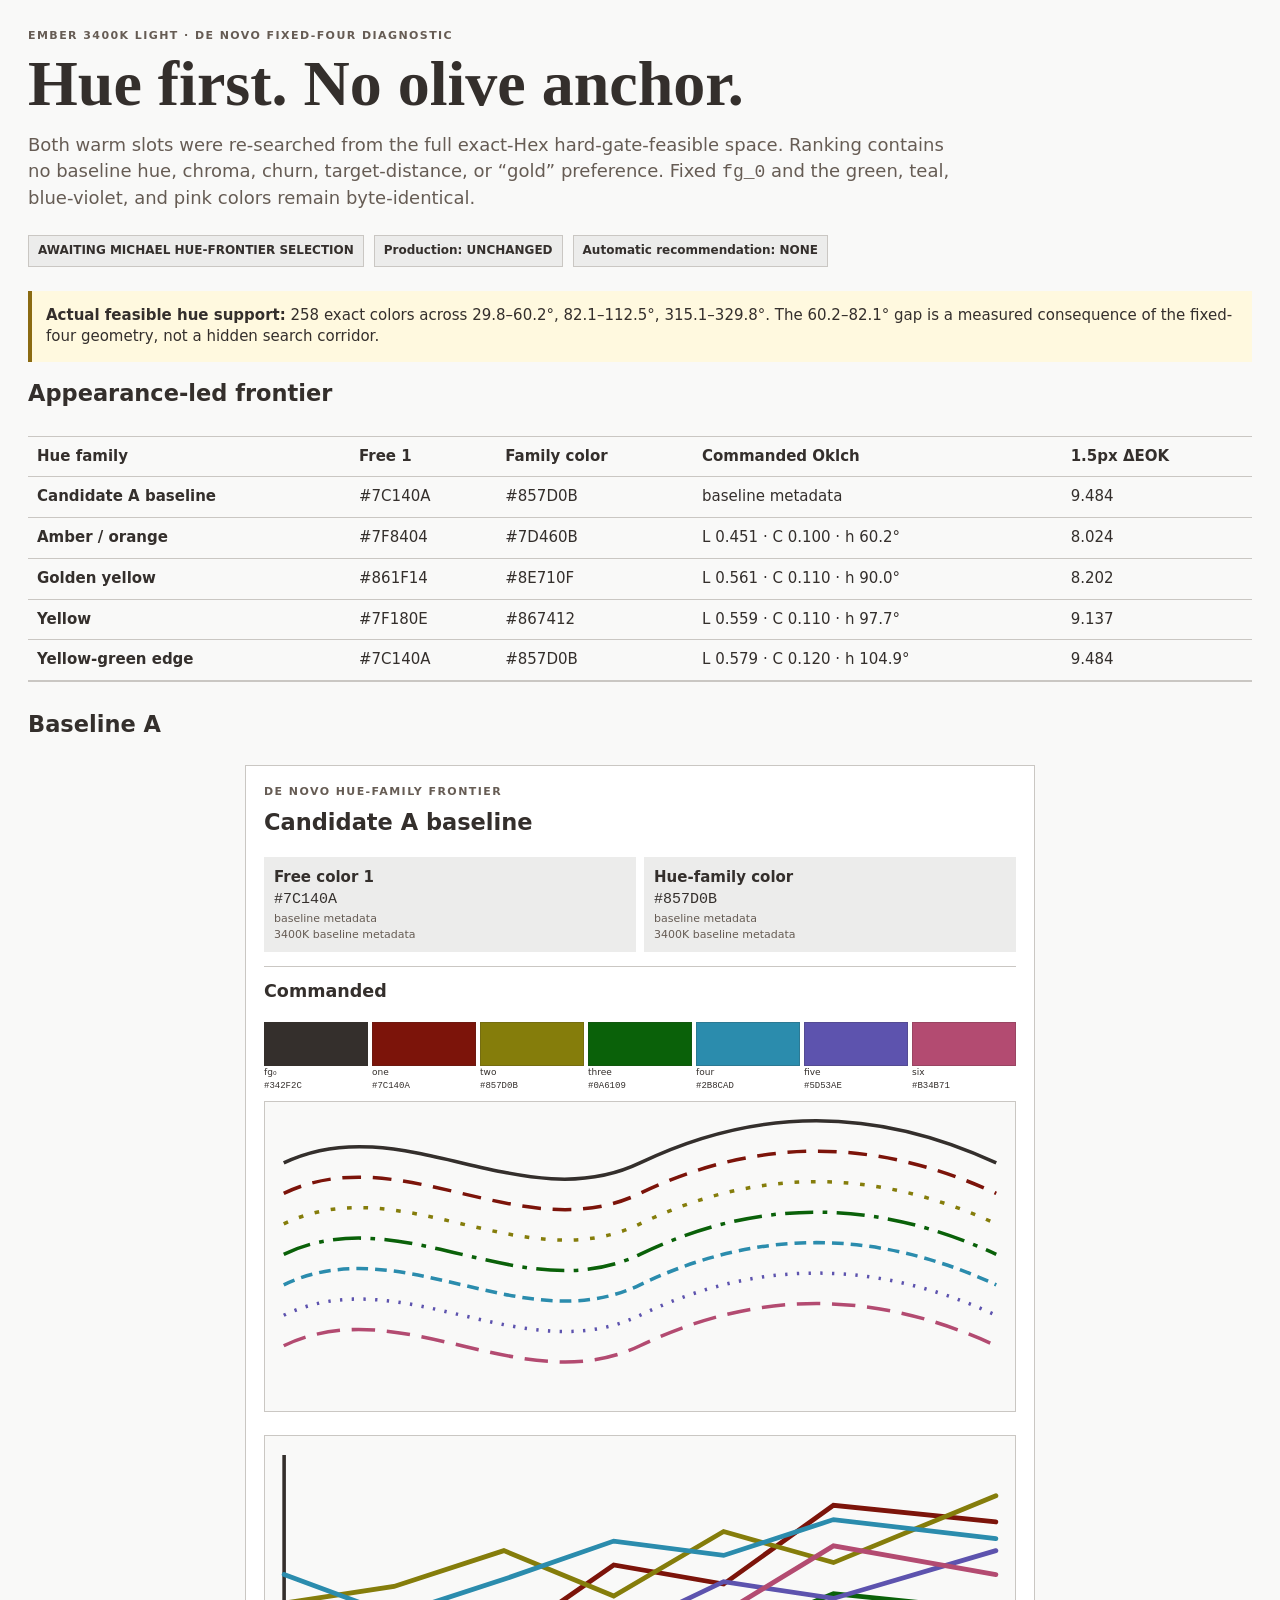
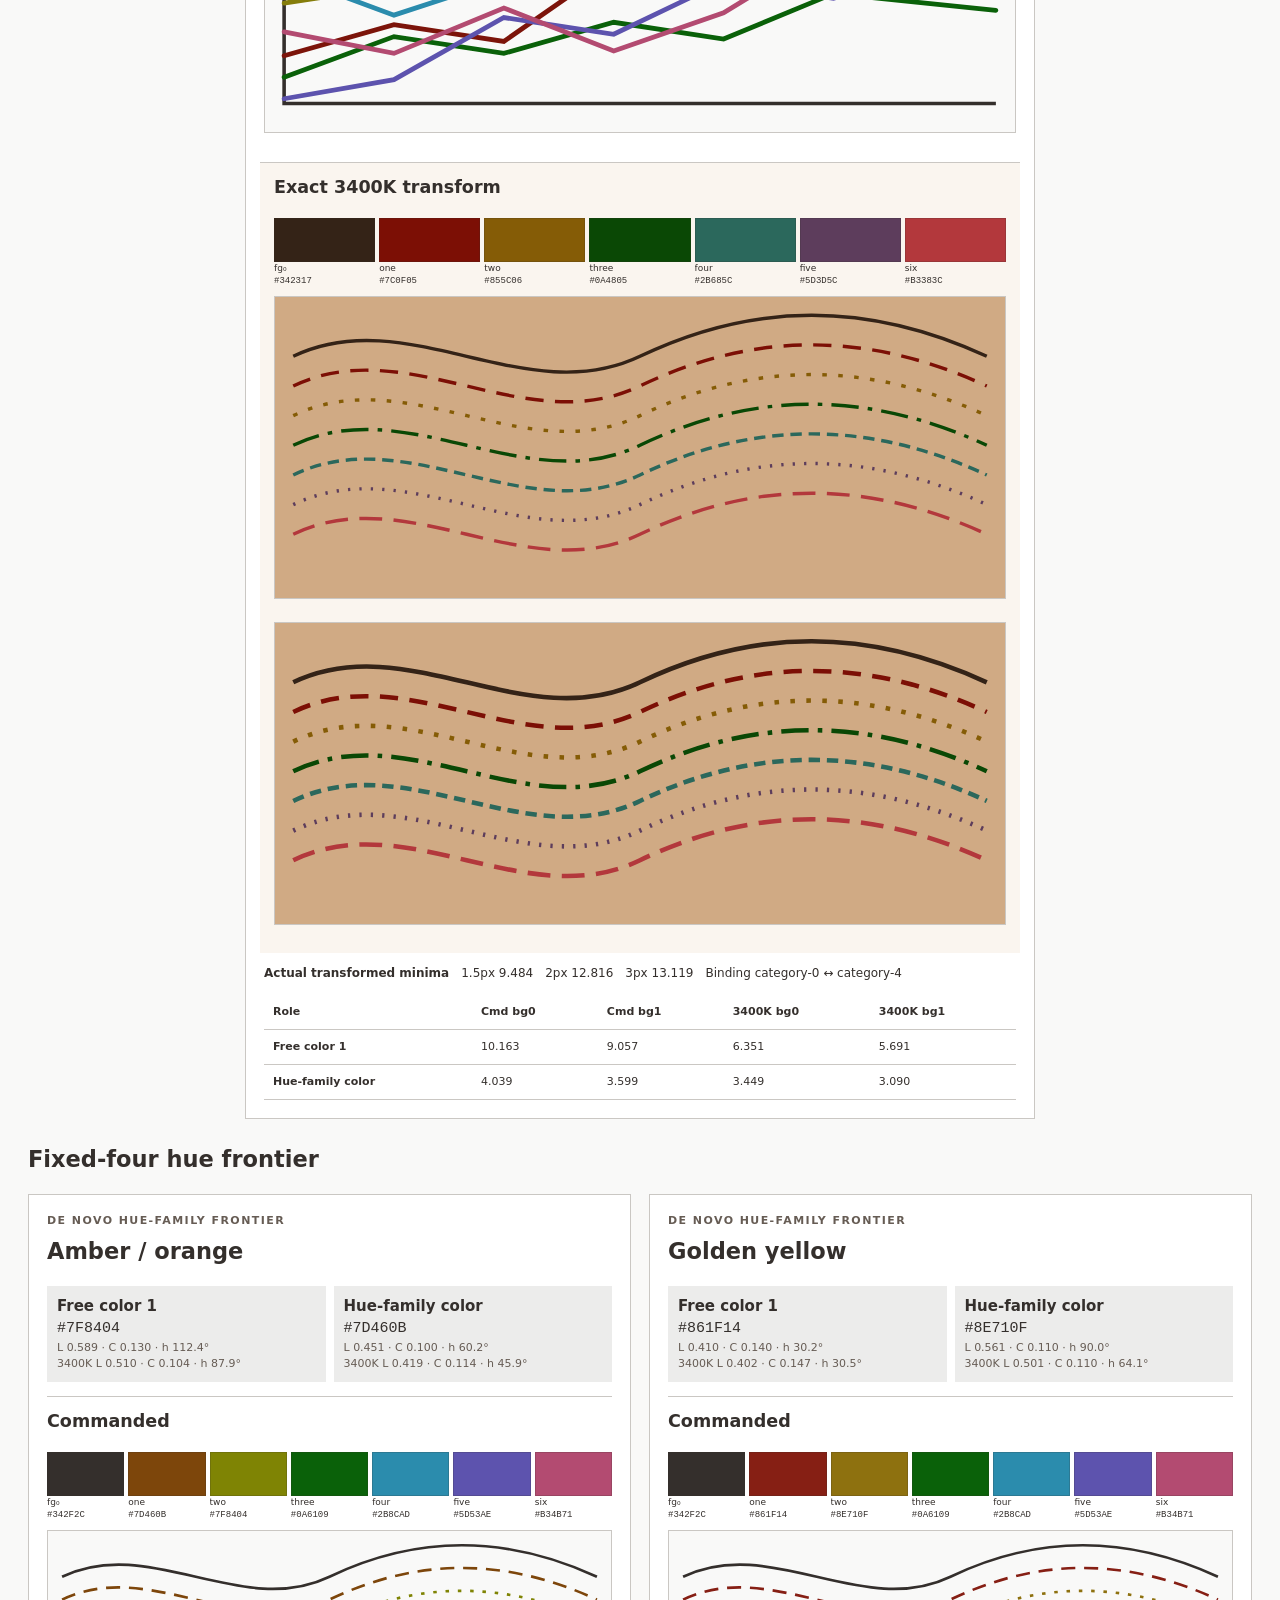
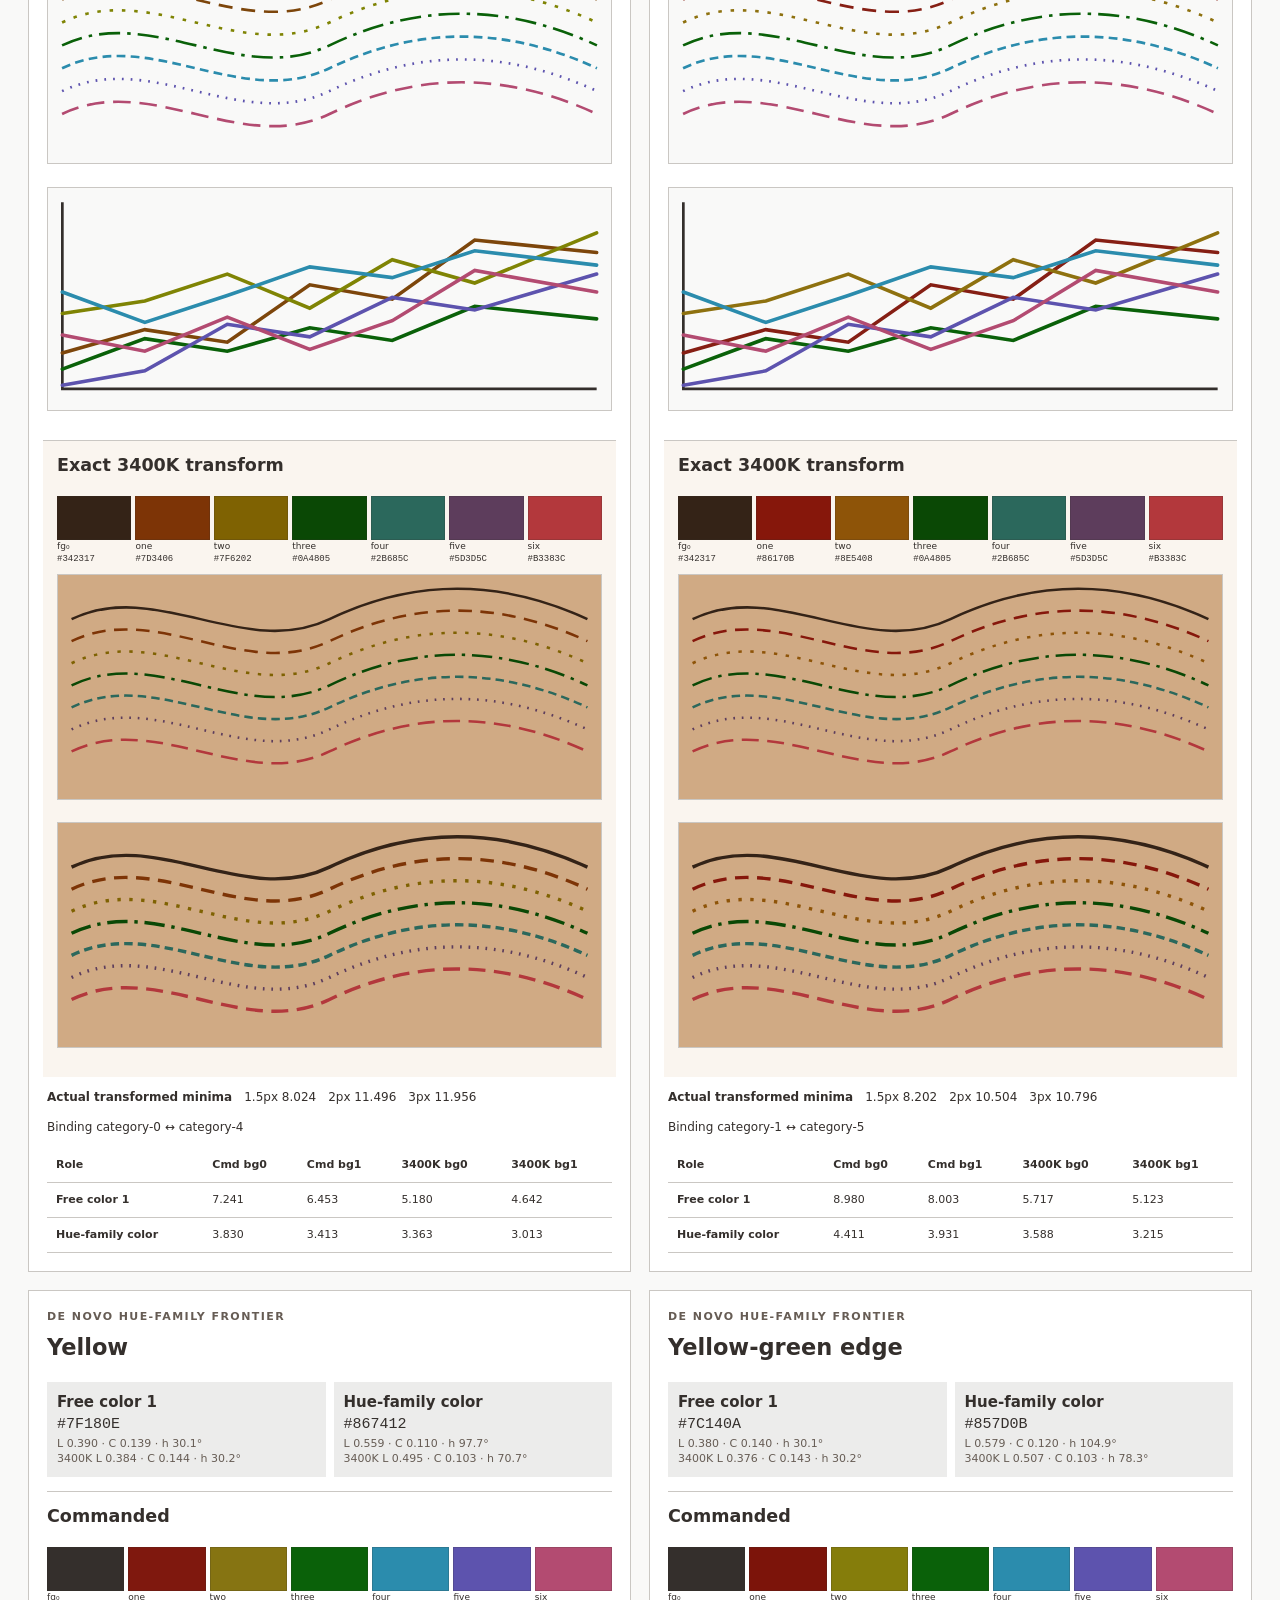
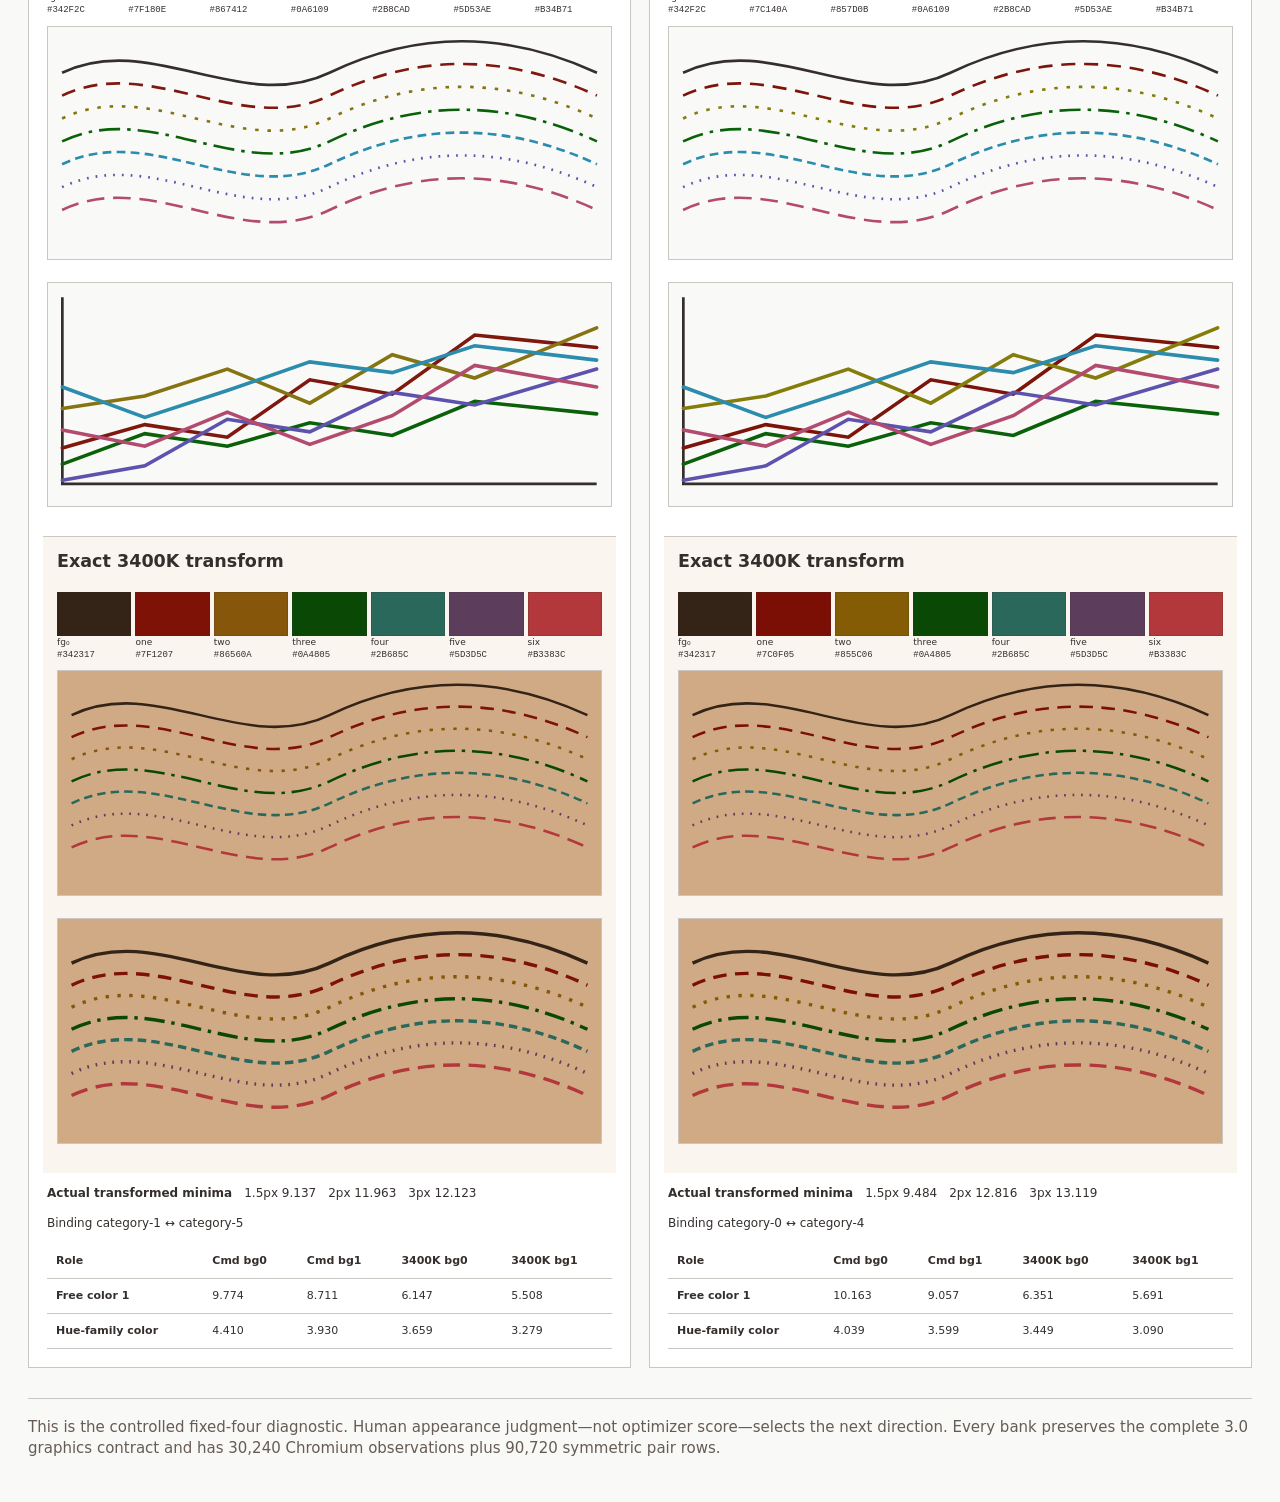
<file: docs/experiments/3400k-light-thin-marks/review/g2-seven-point-hue-frontier/index.html>
<!doctype html><html lang="en"><head><meta charset="utf-8"><meta name="viewport" content="width=device-width,initial-scale=1"><title>Candidate A de novo hue frontier</title><style>
:root{--bg:#f9f9f8;--ink:#342f2c;--muted:#665c54;--rule:#cac7c3;--panel:#ececeb}*{box-sizing:border-box}body{margin:0;background:var(--bg);color:var(--ink);font:15px/1.45 ui-sans-serif,system-ui,sans-serif}main{max-width:1600px;margin:auto;padding:28px}h1{font:700 clamp(32px,5vw,64px)/1 ui-serif,Georgia,serif;max-width:1080px;margin:8px 0 16px}h2,h3,p{margin-top:0}.lede{max-width:940px;font-size:18px;color:var(--muted)}.eyebrow{font-size:11px;text-transform:uppercase;letter-spacing:.13em;font-weight:750;color:var(--muted);margin-bottom:6px}.status{display:flex;gap:10px;flex-wrap:wrap;margin:24px 0}.status span{border:1px solid var(--rule);background:var(--panel);padding:6px 9px;font-size:12px;font-weight:750}.support{padding:14px;border-left:4px solid #8b6b12;background:#fff9df}.summary{overflow-x:auto;border-block:1px solid var(--rule);margin:26px 0}table{width:100%;border-collapse:collapse;white-space:nowrap}th,td{padding:9px;border-bottom:1px solid var(--rule);text-align:left}.baseline{max-width:790px;margin:24px auto}.variants{display:grid;grid-template-columns:repeat(2,minmax(0,1fr));gap:18px}.frontier{background:#fff;border:1px solid var(--rule);padding:18px;min-width:0}.identity{display:grid;grid-template-columns:1fr 1fr;gap:8px}.identity>div{background:var(--panel);padding:10px}.identity strong,.identity code,.identity span{display:block}.identity span{font-size:11px;color:var(--muted)}.frontier section{border-top:1px solid var(--rule);padding-top:12px;margin-top:14px}.transformed{background:#d8b08a22;padding:14px;margin-inline:-4px}.swatches{display:grid;grid-template-columns:repeat(7,minmax(0,1fr));gap:4px}.swatch{min-width:0}.swatch-color{display:block;height:44px;background:var(--swatch);border:1px solid #342f2c33}.swatch-name,.swatch code{display:block;font-size:9px;overflow:hidden}.line-specimen,.finance{width:100%;height:auto;background:#f9f9f8;border:1px solid var(--rule);margin:8px 0}.transformed .line-specimen{background:#d0aa84}.metric{display:flex;gap:12px;flex-wrap:wrap;padding:12px 0;font-size:12px}.contrast{font-size:11px}footer{margin-top:30px;padding-top:18px;border-top:1px solid var(--rule);color:var(--muted)}
@media(max-width:1100px){.variants{grid-template-columns:1fr}}
@media(max-width:680px){main{padding:18px 12px}.summary{overflow:visible}.summary table{table-layout:fixed;white-space:normal;font-size:11px}.summary th:nth-child(2),.summary td:nth-child(2),.summary th:nth-child(4),.summary td:nth-child(4){display:none}.frontier{padding:13px;max-width:100%}.identity{grid-template-columns:1fr}.swatch-name{display:none}.swatch code{font-size:8px;writing-mode:vertical-rl;height:56px}.contrast{font-size:9px;white-space:normal;table-layout:fixed}th,td{padding:7px}}
</style></head><body><main><p class="eyebrow">Ember 3400K Light · de novo fixed-four diagnostic</p><h1>Hue first. No olive anchor.</h1><p class="lede">Both warm slots were re-searched from the full exact-Hex hard-gate-feasible space. Ranking contains no baseline hue, chroma, churn, target-distance, or “gold” preference. Fixed <code>fg_0</code> and the green, teal, blue-violet, and pink colors remain byte-identical.</p><div class="status"><span>AWAITING MICHAEL HUE-FRONTIER SELECTION</span><span>Production: UNCHANGED</span><span>Automatic recommendation: NONE</span></div><p class="support"><strong>Actual feasible hue support:</strong> 258 exact colors across 29.8–60.2°, 82.1–112.5°, 315.1–329.8°. The 60.2–82.1° gap is a measured consequence of the fixed-four geometry, not a hidden search corridor.</p><section><h2>Appearance-led frontier</h2><div class="summary"><table><thead><tr><th>Hue family</th><th>Free 1</th><th>Family color</th><th>Commanded Oklch</th><th>1.5px ΔEOK</th></tr></thead><tbody><tr><th>Candidate A baseline</th><td>#7C140A</td><td>#857D0B</td><td>baseline metadata</td><td>9.484</td></tr><tr><th>Amber / orange</th><td>#7F8404</td><td>#7D460B</td><td>L 0.451 · C 0.100 · h 60.2°</td><td>8.024</td></tr><tr><th>Golden yellow</th><td>#861F14</td><td>#8E710F</td><td>L 0.561 · C 0.110 · h 90.0°</td><td>8.202</td></tr><tr><th>Yellow</th><td>#7F180E</td><td>#867412</td><td>L 0.559 · C 0.110 · h 97.7°</td><td>9.137</td></tr><tr><th>Yellow-green edge</th><td>#7C140A</td><td>#857D0B</td><td>L 0.579 · C 0.120 · h 104.9°</td><td>9.484</td></tr></tbody></table></div></section><section><h2>Baseline A</h2><div class="baseline">
<article class="frontier" id="frontier-reference"><header><p class="eyebrow">De novo hue-family frontier</p><h2>Candidate A baseline</h2></header>
<div class="identity"><div><strong>Free color 1</strong><code>#7C140A</code><span>baseline metadata</span><span>3400K baseline metadata</span></div><div><strong>Hue-family color</strong><code>#857D0B</code><span>baseline metadata</span><span>3400K baseline metadata</span></div></div>
<section><h3>Commanded</h3><div class="swatches"><div class="swatch" style="--swatch:#342F2C"><span class="swatch-color"></span><span class="swatch-name">fg₀</span><code>#342F2C</code></div><div class="swatch" style="--swatch:#7C140A"><span class="swatch-color"></span><span class="swatch-name">one</span><code>#7C140A</code></div><div class="swatch" style="--swatch:#857D0B"><span class="swatch-color"></span><span class="swatch-name">two</span><code>#857D0B</code></div><div class="swatch" style="--swatch:#0A6109"><span class="swatch-color"></span><span class="swatch-name">three</span><code>#0A6109</code></div><div class="swatch" style="--swatch:#2B8CAD"><span class="swatch-color"></span><span class="swatch-name">four</span><code>#2B8CAD</code></div><div class="swatch" style="--swatch:#5D53AE"><span class="swatch-color"></span><span class="swatch-name">five</span><code>#5D53AE</code></div><div class="swatch" style="--swatch:#B34B71"><span class="swatch-color"></span><span class="swatch-name">six</span><code>#B34B71</code></div></div><svg class="line-specimen" viewBox="0 0 320 132" role="img" aria-label="Seven-point 1.5px thin-mark specimen commanded"><path d="M8 26 C58 2 110 50 160 26 S260 2 312 26" stroke="#342F2C" stroke-width="1.5" stroke-dasharray="" fill="none" /><path d="M8 39 C58 15 110 63 160 39 S260 15 312 39" stroke="#7C140A" stroke-width="1.5" stroke-dasharray="8 5" fill="none" /><path d="M8 52 C58 28 110 76 160 52 S260 28 312 52" stroke="#857D0B" stroke-width="1.5" stroke-dasharray="2 5" fill="none" /><path d="M8 65 C58 41 110 89 160 65 S260 41 312 65" stroke="#0A6109" stroke-width="1.5" stroke-dasharray="12 4 2 4" fill="none" /><path d="M8 78 C58 54 110 102 160 78 S260 54 312 78" stroke="#2B8CAD" stroke-width="1.5" stroke-dasharray="5 3" fill="none" /><path d="M8 91 C58 67 110 115 160 91 S260 67 312 91" stroke="#5D53AE" stroke-width="1.5" stroke-dasharray="1 4" fill="none" /><path d="M8 104 C58 80 110 128 160 104 S260 80 312 104" stroke="#B34B71" stroke-width="1.5" stroke-dasharray="10 5" fill="none" /></svg><svg class="finance" viewBox="0 0 314 124" role="img" aria-label="Six categorical series with fixed foreground axes"><path d="M8 8 V112 H306" stroke="#342F2C" stroke-width="1.5" fill="none" /><path d="M8 92 L54 79 L100 86 L146 54 L192 62 L238 29 L306 36" stroke="#7C140A" stroke-width="2" fill="none" stroke-linecap="round" /><path d="M8 70 L54 63 L100 48 L146 67 L192 40 L238 53 L306 25" stroke="#857D0B" stroke-width="2" fill="none" stroke-linecap="round" /><path d="M8 101 L54 84 L100 91 L146 78 L192 85 L238 66 L306 73" stroke="#0A6109" stroke-width="2" fill="none" stroke-linecap="round" /><path d="M8 58 L54 75 L100 60 L146 44 L192 50 L238 35 L306 43" stroke="#2B8CAD" stroke-width="2" fill="none" stroke-linecap="round" /><path d="M8 110 L54 102 L100 76 L146 83 L192 61 L238 68 L306 48" stroke="#5D53AE" stroke-width="2" fill="none" stroke-linecap="round" /><path d="M8 82 L54 91 L100 72 L146 90 L192 74 L238 46 L306 58" stroke="#B34B71" stroke-width="2" fill="none" stroke-linecap="round" /></svg></section>
<section class="transformed"><h3>Exact 3400K transform</h3><div class="swatches"><div class="swatch" style="--swatch:#342317"><span class="swatch-color"></span><span class="swatch-name">fg₀</span><code>#342317</code></div><div class="swatch" style="--swatch:#7C0F05"><span class="swatch-color"></span><span class="swatch-name">one</span><code>#7C0F05</code></div><div class="swatch" style="--swatch:#855C06"><span class="swatch-color"></span><span class="swatch-name">two</span><code>#855C06</code></div><div class="swatch" style="--swatch:#0A4805"><span class="swatch-color"></span><span class="swatch-name">three</span><code>#0A4805</code></div><div class="swatch" style="--swatch:#2B685C"><span class="swatch-color"></span><span class="swatch-name">four</span><code>#2B685C</code></div><div class="swatch" style="--swatch:#5D3D5C"><span class="swatch-color"></span><span class="swatch-name">five</span><code>#5D3D5C</code></div><div class="swatch" style="--swatch:#B3383C"><span class="swatch-color"></span><span class="swatch-name">six</span><code>#B3383C</code></div></div><svg class="line-specimen" viewBox="0 0 320 132" role="img" aria-label="Seven-point 1.5px thin-mark specimen transformed"><path d="M8 26 C58 2 110 50 160 26 S260 2 312 26" stroke="#342317" stroke-width="1.5" stroke-dasharray="" fill="none" /><path d="M8 39 C58 15 110 63 160 39 S260 15 312 39" stroke="#7C0F05" stroke-width="1.5" stroke-dasharray="8 5" fill="none" /><path d="M8 52 C58 28 110 76 160 52 S260 28 312 52" stroke="#855C06" stroke-width="1.5" stroke-dasharray="2 5" fill="none" /><path d="M8 65 C58 41 110 89 160 65 S260 41 312 65" stroke="#0A4805" stroke-width="1.5" stroke-dasharray="12 4 2 4" fill="none" /><path d="M8 78 C58 54 110 102 160 78 S260 54 312 78" stroke="#2B685C" stroke-width="1.5" stroke-dasharray="5 3" fill="none" /><path d="M8 91 C58 67 110 115 160 91 S260 67 312 91" stroke="#5D3D5C" stroke-width="1.5" stroke-dasharray="1 4" fill="none" /><path d="M8 104 C58 80 110 128 160 104 S260 80 312 104" stroke="#B3383C" stroke-width="1.5" stroke-dasharray="10 5" fill="none" /></svg><svg class="line-specimen" viewBox="0 0 320 132" role="img" aria-label="Seven-point 2px thin-mark specimen transformed"><path d="M8 26 C58 2 110 50 160 26 S260 2 312 26" stroke="#342317" stroke-width="2.0" stroke-dasharray="" fill="none" /><path d="M8 39 C58 15 110 63 160 39 S260 15 312 39" stroke="#7C0F05" stroke-width="2.0" stroke-dasharray="8 5" fill="none" /><path d="M8 52 C58 28 110 76 160 52 S260 28 312 52" stroke="#855C06" stroke-width="2.0" stroke-dasharray="2 5" fill="none" /><path d="M8 65 C58 41 110 89 160 65 S260 41 312 65" stroke="#0A4805" stroke-width="2.0" stroke-dasharray="12 4 2 4" fill="none" /><path d="M8 78 C58 54 110 102 160 78 S260 54 312 78" stroke="#2B685C" stroke-width="2.0" stroke-dasharray="5 3" fill="none" /><path d="M8 91 C58 67 110 115 160 91 S260 67 312 91" stroke="#5D3D5C" stroke-width="2.0" stroke-dasharray="1 4" fill="none" /><path d="M8 104 C58 80 110 128 160 104 S260 80 312 104" stroke="#B3383C" stroke-width="2.0" stroke-dasharray="10 5" fill="none" /></svg></section>
<div class="metric"><strong>Actual transformed minima</strong><span>1.5px 9.484</span><span>2px 12.816</span><span>3px 13.119</span><span>Binding category-0 ↔ category-4</span></div><table class="contrast"><thead><tr><th>Role</th><th>Cmd bg0</th><th>Cmd bg1</th><th>3400K bg0</th><th>3400K bg1</th></tr></thead><tbody><tr><th>Free color 1</th><td>10.163</td><td>9.057</td><td>6.351</td><td>5.691</td></tr><tr><th>Hue-family color</th><td>4.039</td><td>3.599</td><td>3.449</td><td>3.090</td></tr></tbody></table></article></div></section><section><h2>Fixed-four hue frontier</h2><div class="variants">
<article class="frontier" id="frontier-benchmark-c"><header><p class="eyebrow">De novo hue-family frontier</p><h2>Amber / orange</h2></header>
<div class="identity"><div><strong>Free color 1</strong><code>#7F8404</code><span>L 0.589 · C 0.130 · h 112.4°</span><span>3400K L 0.510 · C 0.104 · h 87.9°</span></div><div><strong>Hue-family color</strong><code>#7D460B</code><span>L 0.451 · C 0.100 · h 60.2°</span><span>3400K L 0.419 · C 0.114 · h 45.9°</span></div></div>
<section><h3>Commanded</h3><div class="swatches"><div class="swatch" style="--swatch:#342F2C"><span class="swatch-color"></span><span class="swatch-name">fg₀</span><code>#342F2C</code></div><div class="swatch" style="--swatch:#7D460B"><span class="swatch-color"></span><span class="swatch-name">one</span><code>#7D460B</code></div><div class="swatch" style="--swatch:#7F8404"><span class="swatch-color"></span><span class="swatch-name">two</span><code>#7F8404</code></div><div class="swatch" style="--swatch:#0A6109"><span class="swatch-color"></span><span class="swatch-name">three</span><code>#0A6109</code></div><div class="swatch" style="--swatch:#2B8CAD"><span class="swatch-color"></span><span class="swatch-name">four</span><code>#2B8CAD</code></div><div class="swatch" style="--swatch:#5D53AE"><span class="swatch-color"></span><span class="swatch-name">five</span><code>#5D53AE</code></div><div class="swatch" style="--swatch:#B34B71"><span class="swatch-color"></span><span class="swatch-name">six</span><code>#B34B71</code></div></div><svg class="line-specimen" viewBox="0 0 320 132" role="img" aria-label="Seven-point 1.5px thin-mark specimen commanded"><path d="M8 26 C58 2 110 50 160 26 S260 2 312 26" stroke="#342F2C" stroke-width="1.5" stroke-dasharray="" fill="none" /><path d="M8 39 C58 15 110 63 160 39 S260 15 312 39" stroke="#7D460B" stroke-width="1.5" stroke-dasharray="8 5" fill="none" /><path d="M8 52 C58 28 110 76 160 52 S260 28 312 52" stroke="#7F8404" stroke-width="1.5" stroke-dasharray="2 5" fill="none" /><path d="M8 65 C58 41 110 89 160 65 S260 41 312 65" stroke="#0A6109" stroke-width="1.5" stroke-dasharray="12 4 2 4" fill="none" /><path d="M8 78 C58 54 110 102 160 78 S260 54 312 78" stroke="#2B8CAD" stroke-width="1.5" stroke-dasharray="5 3" fill="none" /><path d="M8 91 C58 67 110 115 160 91 S260 67 312 91" stroke="#5D53AE" stroke-width="1.5" stroke-dasharray="1 4" fill="none" /><path d="M8 104 C58 80 110 128 160 104 S260 80 312 104" stroke="#B34B71" stroke-width="1.5" stroke-dasharray="10 5" fill="none" /></svg><svg class="finance" viewBox="0 0 314 124" role="img" aria-label="Six categorical series with fixed foreground axes"><path d="M8 8 V112 H306" stroke="#342F2C" stroke-width="1.5" fill="none" /><path d="M8 92 L54 79 L100 86 L146 54 L192 62 L238 29 L306 36" stroke="#7D460B" stroke-width="2" fill="none" stroke-linecap="round" /><path d="M8 70 L54 63 L100 48 L146 67 L192 40 L238 53 L306 25" stroke="#7F8404" stroke-width="2" fill="none" stroke-linecap="round" /><path d="M8 101 L54 84 L100 91 L146 78 L192 85 L238 66 L306 73" stroke="#0A6109" stroke-width="2" fill="none" stroke-linecap="round" /><path d="M8 58 L54 75 L100 60 L146 44 L192 50 L238 35 L306 43" stroke="#2B8CAD" stroke-width="2" fill="none" stroke-linecap="round" /><path d="M8 110 L54 102 L100 76 L146 83 L192 61 L238 68 L306 48" stroke="#5D53AE" stroke-width="2" fill="none" stroke-linecap="round" /><path d="M8 82 L54 91 L100 72 L146 90 L192 74 L238 46 L306 58" stroke="#B34B71" stroke-width="2" fill="none" stroke-linecap="round" /></svg></section>
<section class="transformed"><h3>Exact 3400K transform</h3><div class="swatches"><div class="swatch" style="--swatch:#342317"><span class="swatch-color"></span><span class="swatch-name">fg₀</span><code>#342317</code></div><div class="swatch" style="--swatch:#7D3406"><span class="swatch-color"></span><span class="swatch-name">one</span><code>#7D3406</code></div><div class="swatch" style="--swatch:#7F6202"><span class="swatch-color"></span><span class="swatch-name">two</span><code>#7F6202</code></div><div class="swatch" style="--swatch:#0A4805"><span class="swatch-color"></span><span class="swatch-name">three</span><code>#0A4805</code></div><div class="swatch" style="--swatch:#2B685C"><span class="swatch-color"></span><span class="swatch-name">four</span><code>#2B685C</code></div><div class="swatch" style="--swatch:#5D3D5C"><span class="swatch-color"></span><span class="swatch-name">five</span><code>#5D3D5C</code></div><div class="swatch" style="--swatch:#B3383C"><span class="swatch-color"></span><span class="swatch-name">six</span><code>#B3383C</code></div></div><svg class="line-specimen" viewBox="0 0 320 132" role="img" aria-label="Seven-point 1.5px thin-mark specimen transformed"><path d="M8 26 C58 2 110 50 160 26 S260 2 312 26" stroke="#342317" stroke-width="1.5" stroke-dasharray="" fill="none" /><path d="M8 39 C58 15 110 63 160 39 S260 15 312 39" stroke="#7D3406" stroke-width="1.5" stroke-dasharray="8 5" fill="none" /><path d="M8 52 C58 28 110 76 160 52 S260 28 312 52" stroke="#7F6202" stroke-width="1.5" stroke-dasharray="2 5" fill="none" /><path d="M8 65 C58 41 110 89 160 65 S260 41 312 65" stroke="#0A4805" stroke-width="1.5" stroke-dasharray="12 4 2 4" fill="none" /><path d="M8 78 C58 54 110 102 160 78 S260 54 312 78" stroke="#2B685C" stroke-width="1.5" stroke-dasharray="5 3" fill="none" /><path d="M8 91 C58 67 110 115 160 91 S260 67 312 91" stroke="#5D3D5C" stroke-width="1.5" stroke-dasharray="1 4" fill="none" /><path d="M8 104 C58 80 110 128 160 104 S260 80 312 104" stroke="#B3383C" stroke-width="1.5" stroke-dasharray="10 5" fill="none" /></svg><svg class="line-specimen" viewBox="0 0 320 132" role="img" aria-label="Seven-point 2px thin-mark specimen transformed"><path d="M8 26 C58 2 110 50 160 26 S260 2 312 26" stroke="#342317" stroke-width="2.0" stroke-dasharray="" fill="none" /><path d="M8 39 C58 15 110 63 160 39 S260 15 312 39" stroke="#7D3406" stroke-width="2.0" stroke-dasharray="8 5" fill="none" /><path d="M8 52 C58 28 110 76 160 52 S260 28 312 52" stroke="#7F6202" stroke-width="2.0" stroke-dasharray="2 5" fill="none" /><path d="M8 65 C58 41 110 89 160 65 S260 41 312 65" stroke="#0A4805" stroke-width="2.0" stroke-dasharray="12 4 2 4" fill="none" /><path d="M8 78 C58 54 110 102 160 78 S260 54 312 78" stroke="#2B685C" stroke-width="2.0" stroke-dasharray="5 3" fill="none" /><path d="M8 91 C58 67 110 115 160 91 S260 67 312 91" stroke="#5D3D5C" stroke-width="2.0" stroke-dasharray="1 4" fill="none" /><path d="M8 104 C58 80 110 128 160 104 S260 80 312 104" stroke="#B3383C" stroke-width="2.0" stroke-dasharray="10 5" fill="none" /></svg></section>
<div class="metric"><strong>Actual transformed minima</strong><span>1.5px 8.024</span><span>2px 11.496</span><span>3px 11.956</span><span>Binding category-0 ↔ category-4</span></div><table class="contrast"><thead><tr><th>Role</th><th>Cmd bg0</th><th>Cmd bg1</th><th>3400K bg0</th><th>3400K bg1</th></tr></thead><tbody><tr><th>Free color 1</th><td>7.241</td><td>6.453</td><td>5.180</td><td>4.642</td></tr><tr><th>Hue-family color</th><td>3.830</td><td>3.413</td><td>3.363</td><td>3.013</td></tr></tbody></table></article>
<article class="frontier" id="frontier-a"><header><p class="eyebrow">De novo hue-family frontier</p><h2>Golden yellow</h2></header>
<div class="identity"><div><strong>Free color 1</strong><code>#861F14</code><span>L 0.410 · C 0.140 · h 30.2°</span><span>3400K L 0.402 · C 0.147 · h 30.5°</span></div><div><strong>Hue-family color</strong><code>#8E710F</code><span>L 0.561 · C 0.110 · h 90.0°</span><span>3400K L 0.501 · C 0.110 · h 64.1°</span></div></div>
<section><h3>Commanded</h3><div class="swatches"><div class="swatch" style="--swatch:#342F2C"><span class="swatch-color"></span><span class="swatch-name">fg₀</span><code>#342F2C</code></div><div class="swatch" style="--swatch:#861F14"><span class="swatch-color"></span><span class="swatch-name">one</span><code>#861F14</code></div><div class="swatch" style="--swatch:#8E710F"><span class="swatch-color"></span><span class="swatch-name">two</span><code>#8E710F</code></div><div class="swatch" style="--swatch:#0A6109"><span class="swatch-color"></span><span class="swatch-name">three</span><code>#0A6109</code></div><div class="swatch" style="--swatch:#2B8CAD"><span class="swatch-color"></span><span class="swatch-name">four</span><code>#2B8CAD</code></div><div class="swatch" style="--swatch:#5D53AE"><span class="swatch-color"></span><span class="swatch-name">five</span><code>#5D53AE</code></div><div class="swatch" style="--swatch:#B34B71"><span class="swatch-color"></span><span class="swatch-name">six</span><code>#B34B71</code></div></div><svg class="line-specimen" viewBox="0 0 320 132" role="img" aria-label="Seven-point 1.5px thin-mark specimen commanded"><path d="M8 26 C58 2 110 50 160 26 S260 2 312 26" stroke="#342F2C" stroke-width="1.5" stroke-dasharray="" fill="none" /><path d="M8 39 C58 15 110 63 160 39 S260 15 312 39" stroke="#861F14" stroke-width="1.5" stroke-dasharray="8 5" fill="none" /><path d="M8 52 C58 28 110 76 160 52 S260 28 312 52" stroke="#8E710F" stroke-width="1.5" stroke-dasharray="2 5" fill="none" /><path d="M8 65 C58 41 110 89 160 65 S260 41 312 65" stroke="#0A6109" stroke-width="1.5" stroke-dasharray="12 4 2 4" fill="none" /><path d="M8 78 C58 54 110 102 160 78 S260 54 312 78" stroke="#2B8CAD" stroke-width="1.5" stroke-dasharray="5 3" fill="none" /><path d="M8 91 C58 67 110 115 160 91 S260 67 312 91" stroke="#5D53AE" stroke-width="1.5" stroke-dasharray="1 4" fill="none" /><path d="M8 104 C58 80 110 128 160 104 S260 80 312 104" stroke="#B34B71" stroke-width="1.5" stroke-dasharray="10 5" fill="none" /></svg><svg class="finance" viewBox="0 0 314 124" role="img" aria-label="Six categorical series with fixed foreground axes"><path d="M8 8 V112 H306" stroke="#342F2C" stroke-width="1.5" fill="none" /><path d="M8 92 L54 79 L100 86 L146 54 L192 62 L238 29 L306 36" stroke="#861F14" stroke-width="2" fill="none" stroke-linecap="round" /><path d="M8 70 L54 63 L100 48 L146 67 L192 40 L238 53 L306 25" stroke="#8E710F" stroke-width="2" fill="none" stroke-linecap="round" /><path d="M8 101 L54 84 L100 91 L146 78 L192 85 L238 66 L306 73" stroke="#0A6109" stroke-width="2" fill="none" stroke-linecap="round" /><path d="M8 58 L54 75 L100 60 L146 44 L192 50 L238 35 L306 43" stroke="#2B8CAD" stroke-width="2" fill="none" stroke-linecap="round" /><path d="M8 110 L54 102 L100 76 L146 83 L192 61 L238 68 L306 48" stroke="#5D53AE" stroke-width="2" fill="none" stroke-linecap="round" /><path d="M8 82 L54 91 L100 72 L146 90 L192 74 L238 46 L306 58" stroke="#B34B71" stroke-width="2" fill="none" stroke-linecap="round" /></svg></section>
<section class="transformed"><h3>Exact 3400K transform</h3><div class="swatches"><div class="swatch" style="--swatch:#342317"><span class="swatch-color"></span><span class="swatch-name">fg₀</span><code>#342317</code></div><div class="swatch" style="--swatch:#86170B"><span class="swatch-color"></span><span class="swatch-name">one</span><code>#86170B</code></div><div class="swatch" style="--swatch:#8E5408"><span class="swatch-color"></span><span class="swatch-name">two</span><code>#8E5408</code></div><div class="swatch" style="--swatch:#0A4805"><span class="swatch-color"></span><span class="swatch-name">three</span><code>#0A4805</code></div><div class="swatch" style="--swatch:#2B685C"><span class="swatch-color"></span><span class="swatch-name">four</span><code>#2B685C</code></div><div class="swatch" style="--swatch:#5D3D5C"><span class="swatch-color"></span><span class="swatch-name">five</span><code>#5D3D5C</code></div><div class="swatch" style="--swatch:#B3383C"><span class="swatch-color"></span><span class="swatch-name">six</span><code>#B3383C</code></div></div><svg class="line-specimen" viewBox="0 0 320 132" role="img" aria-label="Seven-point 1.5px thin-mark specimen transformed"><path d="M8 26 C58 2 110 50 160 26 S260 2 312 26" stroke="#342317" stroke-width="1.5" stroke-dasharray="" fill="none" /><path d="M8 39 C58 15 110 63 160 39 S260 15 312 39" stroke="#86170B" stroke-width="1.5" stroke-dasharray="8 5" fill="none" /><path d="M8 52 C58 28 110 76 160 52 S260 28 312 52" stroke="#8E5408" stroke-width="1.5" stroke-dasharray="2 5" fill="none" /><path d="M8 65 C58 41 110 89 160 65 S260 41 312 65" stroke="#0A4805" stroke-width="1.5" stroke-dasharray="12 4 2 4" fill="none" /><path d="M8 78 C58 54 110 102 160 78 S260 54 312 78" stroke="#2B685C" stroke-width="1.5" stroke-dasharray="5 3" fill="none" /><path d="M8 91 C58 67 110 115 160 91 S260 67 312 91" stroke="#5D3D5C" stroke-width="1.5" stroke-dasharray="1 4" fill="none" /><path d="M8 104 C58 80 110 128 160 104 S260 80 312 104" stroke="#B3383C" stroke-width="1.5" stroke-dasharray="10 5" fill="none" /></svg><svg class="line-specimen" viewBox="0 0 320 132" role="img" aria-label="Seven-point 2px thin-mark specimen transformed"><path d="M8 26 C58 2 110 50 160 26 S260 2 312 26" stroke="#342317" stroke-width="2.0" stroke-dasharray="" fill="none" /><path d="M8 39 C58 15 110 63 160 39 S260 15 312 39" stroke="#86170B" stroke-width="2.0" stroke-dasharray="8 5" fill="none" /><path d="M8 52 C58 28 110 76 160 52 S260 28 312 52" stroke="#8E5408" stroke-width="2.0" stroke-dasharray="2 5" fill="none" /><path d="M8 65 C58 41 110 89 160 65 S260 41 312 65" stroke="#0A4805" stroke-width="2.0" stroke-dasharray="12 4 2 4" fill="none" /><path d="M8 78 C58 54 110 102 160 78 S260 54 312 78" stroke="#2B685C" stroke-width="2.0" stroke-dasharray="5 3" fill="none" /><path d="M8 91 C58 67 110 115 160 91 S260 67 312 91" stroke="#5D3D5C" stroke-width="2.0" stroke-dasharray="1 4" fill="none" /><path d="M8 104 C58 80 110 128 160 104 S260 80 312 104" stroke="#B3383C" stroke-width="2.0" stroke-dasharray="10 5" fill="none" /></svg></section>
<div class="metric"><strong>Actual transformed minima</strong><span>1.5px 8.202</span><span>2px 10.504</span><span>3px 10.796</span><span>Binding category-1 ↔ category-5</span></div><table class="contrast"><thead><tr><th>Role</th><th>Cmd bg0</th><th>Cmd bg1</th><th>3400K bg0</th><th>3400K bg1</th></tr></thead><tbody><tr><th>Free color 1</th><td>8.980</td><td>8.003</td><td>5.717</td><td>5.123</td></tr><tr><th>Hue-family color</th><td>4.411</td><td>3.931</td><td>3.588</td><td>3.215</td></tr></tbody></table></article>
<article class="frontier" id="frontier-b"><header><p class="eyebrow">De novo hue-family frontier</p><h2>Yellow</h2></header>
<div class="identity"><div><strong>Free color 1</strong><code>#7F180E</code><span>L 0.390 · C 0.139 · h 30.1°</span><span>3400K L 0.384 · C 0.144 · h 30.2°</span></div><div><strong>Hue-family color</strong><code>#867412</code><span>L 0.559 · C 0.110 · h 97.7°</span><span>3400K L 0.495 · C 0.103 · h 70.7°</span></div></div>
<section><h3>Commanded</h3><div class="swatches"><div class="swatch" style="--swatch:#342F2C"><span class="swatch-color"></span><span class="swatch-name">fg₀</span><code>#342F2C</code></div><div class="swatch" style="--swatch:#7F180E"><span class="swatch-color"></span><span class="swatch-name">one</span><code>#7F180E</code></div><div class="swatch" style="--swatch:#867412"><span class="swatch-color"></span><span class="swatch-name">two</span><code>#867412</code></div><div class="swatch" style="--swatch:#0A6109"><span class="swatch-color"></span><span class="swatch-name">three</span><code>#0A6109</code></div><div class="swatch" style="--swatch:#2B8CAD"><span class="swatch-color"></span><span class="swatch-name">four</span><code>#2B8CAD</code></div><div class="swatch" style="--swatch:#5D53AE"><span class="swatch-color"></span><span class="swatch-name">five</span><code>#5D53AE</code></div><div class="swatch" style="--swatch:#B34B71"><span class="swatch-color"></span><span class="swatch-name">six</span><code>#B34B71</code></div></div><svg class="line-specimen" viewBox="0 0 320 132" role="img" aria-label="Seven-point 1.5px thin-mark specimen commanded"><path d="M8 26 C58 2 110 50 160 26 S260 2 312 26" stroke="#342F2C" stroke-width="1.5" stroke-dasharray="" fill="none" /><path d="M8 39 C58 15 110 63 160 39 S260 15 312 39" stroke="#7F180E" stroke-width="1.5" stroke-dasharray="8 5" fill="none" /><path d="M8 52 C58 28 110 76 160 52 S260 28 312 52" stroke="#867412" stroke-width="1.5" stroke-dasharray="2 5" fill="none" /><path d="M8 65 C58 41 110 89 160 65 S260 41 312 65" stroke="#0A6109" stroke-width="1.5" stroke-dasharray="12 4 2 4" fill="none" /><path d="M8 78 C58 54 110 102 160 78 S260 54 312 78" stroke="#2B8CAD" stroke-width="1.5" stroke-dasharray="5 3" fill="none" /><path d="M8 91 C58 67 110 115 160 91 S260 67 312 91" stroke="#5D53AE" stroke-width="1.5" stroke-dasharray="1 4" fill="none" /><path d="M8 104 C58 80 110 128 160 104 S260 80 312 104" stroke="#B34B71" stroke-width="1.5" stroke-dasharray="10 5" fill="none" /></svg><svg class="finance" viewBox="0 0 314 124" role="img" aria-label="Six categorical series with fixed foreground axes"><path d="M8 8 V112 H306" stroke="#342F2C" stroke-width="1.5" fill="none" /><path d="M8 92 L54 79 L100 86 L146 54 L192 62 L238 29 L306 36" stroke="#7F180E" stroke-width="2" fill="none" stroke-linecap="round" /><path d="M8 70 L54 63 L100 48 L146 67 L192 40 L238 53 L306 25" stroke="#867412" stroke-width="2" fill="none" stroke-linecap="round" /><path d="M8 101 L54 84 L100 91 L146 78 L192 85 L238 66 L306 73" stroke="#0A6109" stroke-width="2" fill="none" stroke-linecap="round" /><path d="M8 58 L54 75 L100 60 L146 44 L192 50 L238 35 L306 43" stroke="#2B8CAD" stroke-width="2" fill="none" stroke-linecap="round" /><path d="M8 110 L54 102 L100 76 L146 83 L192 61 L238 68 L306 48" stroke="#5D53AE" stroke-width="2" fill="none" stroke-linecap="round" /><path d="M8 82 L54 91 L100 72 L146 90 L192 74 L238 46 L306 58" stroke="#B34B71" stroke-width="2" fill="none" stroke-linecap="round" /></svg></section>
<section class="transformed"><h3>Exact 3400K transform</h3><div class="swatches"><div class="swatch" style="--swatch:#342317"><span class="swatch-color"></span><span class="swatch-name">fg₀</span><code>#342317</code></div><div class="swatch" style="--swatch:#7F1207"><span class="swatch-color"></span><span class="swatch-name">one</span><code>#7F1207</code></div><div class="swatch" style="--swatch:#86560A"><span class="swatch-color"></span><span class="swatch-name">two</span><code>#86560A</code></div><div class="swatch" style="--swatch:#0A4805"><span class="swatch-color"></span><span class="swatch-name">three</span><code>#0A4805</code></div><div class="swatch" style="--swatch:#2B685C"><span class="swatch-color"></span><span class="swatch-name">four</span><code>#2B685C</code></div><div class="swatch" style="--swatch:#5D3D5C"><span class="swatch-color"></span><span class="swatch-name">five</span><code>#5D3D5C</code></div><div class="swatch" style="--swatch:#B3383C"><span class="swatch-color"></span><span class="swatch-name">six</span><code>#B3383C</code></div></div><svg class="line-specimen" viewBox="0 0 320 132" role="img" aria-label="Seven-point 1.5px thin-mark specimen transformed"><path d="M8 26 C58 2 110 50 160 26 S260 2 312 26" stroke="#342317" stroke-width="1.5" stroke-dasharray="" fill="none" /><path d="M8 39 C58 15 110 63 160 39 S260 15 312 39" stroke="#7F1207" stroke-width="1.5" stroke-dasharray="8 5" fill="none" /><path d="M8 52 C58 28 110 76 160 52 S260 28 312 52" stroke="#86560A" stroke-width="1.5" stroke-dasharray="2 5" fill="none" /><path d="M8 65 C58 41 110 89 160 65 S260 41 312 65" stroke="#0A4805" stroke-width="1.5" stroke-dasharray="12 4 2 4" fill="none" /><path d="M8 78 C58 54 110 102 160 78 S260 54 312 78" stroke="#2B685C" stroke-width="1.5" stroke-dasharray="5 3" fill="none" /><path d="M8 91 C58 67 110 115 160 91 S260 67 312 91" stroke="#5D3D5C" stroke-width="1.5" stroke-dasharray="1 4" fill="none" /><path d="M8 104 C58 80 110 128 160 104 S260 80 312 104" stroke="#B3383C" stroke-width="1.5" stroke-dasharray="10 5" fill="none" /></svg><svg class="line-specimen" viewBox="0 0 320 132" role="img" aria-label="Seven-point 2px thin-mark specimen transformed"><path d="M8 26 C58 2 110 50 160 26 S260 2 312 26" stroke="#342317" stroke-width="2.0" stroke-dasharray="" fill="none" /><path d="M8 39 C58 15 110 63 160 39 S260 15 312 39" stroke="#7F1207" stroke-width="2.0" stroke-dasharray="8 5" fill="none" /><path d="M8 52 C58 28 110 76 160 52 S260 28 312 52" stroke="#86560A" stroke-width="2.0" stroke-dasharray="2 5" fill="none" /><path d="M8 65 C58 41 110 89 160 65 S260 41 312 65" stroke="#0A4805" stroke-width="2.0" stroke-dasharray="12 4 2 4" fill="none" /><path d="M8 78 C58 54 110 102 160 78 S260 54 312 78" stroke="#2B685C" stroke-width="2.0" stroke-dasharray="5 3" fill="none" /><path d="M8 91 C58 67 110 115 160 91 S260 67 312 91" stroke="#5D3D5C" stroke-width="2.0" stroke-dasharray="1 4" fill="none" /><path d="M8 104 C58 80 110 128 160 104 S260 80 312 104" stroke="#B3383C" stroke-width="2.0" stroke-dasharray="10 5" fill="none" /></svg></section>
<div class="metric"><strong>Actual transformed minima</strong><span>1.5px 9.137</span><span>2px 11.963</span><span>3px 12.123</span><span>Binding category-1 ↔ category-5</span></div><table class="contrast"><thead><tr><th>Role</th><th>Cmd bg0</th><th>Cmd bg1</th><th>3400K bg0</th><th>3400K bg1</th></tr></thead><tbody><tr><th>Free color 1</th><td>9.774</td><td>8.711</td><td>6.147</td><td>5.508</td></tr><tr><th>Hue-family color</th><td>4.410</td><td>3.930</td><td>3.659</td><td>3.279</td></tr></tbody></table></article>
<article class="frontier" id="frontier-c"><header><p class="eyebrow">De novo hue-family frontier</p><h2>Yellow-green edge</h2></header>
<div class="identity"><div><strong>Free color 1</strong><code>#7C140A</code><span>L 0.380 · C 0.140 · h 30.1°</span><span>3400K L 0.376 · C 0.143 · h 30.2°</span></div><div><strong>Hue-family color</strong><code>#857D0B</code><span>L 0.579 · C 0.120 · h 104.9°</span><span>3400K L 0.507 · C 0.103 · h 78.3°</span></div></div>
<section><h3>Commanded</h3><div class="swatches"><div class="swatch" style="--swatch:#342F2C"><span class="swatch-color"></span><span class="swatch-name">fg₀</span><code>#342F2C</code></div><div class="swatch" style="--swatch:#7C140A"><span class="swatch-color"></span><span class="swatch-name">one</span><code>#7C140A</code></div><div class="swatch" style="--swatch:#857D0B"><span class="swatch-color"></span><span class="swatch-name">two</span><code>#857D0B</code></div><div class="swatch" style="--swatch:#0A6109"><span class="swatch-color"></span><span class="swatch-name">three</span><code>#0A6109</code></div><div class="swatch" style="--swatch:#2B8CAD"><span class="swatch-color"></span><span class="swatch-name">four</span><code>#2B8CAD</code></div><div class="swatch" style="--swatch:#5D53AE"><span class="swatch-color"></span><span class="swatch-name">five</span><code>#5D53AE</code></div><div class="swatch" style="--swatch:#B34B71"><span class="swatch-color"></span><span class="swatch-name">six</span><code>#B34B71</code></div></div><svg class="line-specimen" viewBox="0 0 320 132" role="img" aria-label="Seven-point 1.5px thin-mark specimen commanded"><path d="M8 26 C58 2 110 50 160 26 S260 2 312 26" stroke="#342F2C" stroke-width="1.5" stroke-dasharray="" fill="none" /><path d="M8 39 C58 15 110 63 160 39 S260 15 312 39" stroke="#7C140A" stroke-width="1.5" stroke-dasharray="8 5" fill="none" /><path d="M8 52 C58 28 110 76 160 52 S260 28 312 52" stroke="#857D0B" stroke-width="1.5" stroke-dasharray="2 5" fill="none" /><path d="M8 65 C58 41 110 89 160 65 S260 41 312 65" stroke="#0A6109" stroke-width="1.5" stroke-dasharray="12 4 2 4" fill="none" /><path d="M8 78 C58 54 110 102 160 78 S260 54 312 78" stroke="#2B8CAD" stroke-width="1.5" stroke-dasharray="5 3" fill="none" /><path d="M8 91 C58 67 110 115 160 91 S260 67 312 91" stroke="#5D53AE" stroke-width="1.5" stroke-dasharray="1 4" fill="none" /><path d="M8 104 C58 80 110 128 160 104 S260 80 312 104" stroke="#B34B71" stroke-width="1.5" stroke-dasharray="10 5" fill="none" /></svg><svg class="finance" viewBox="0 0 314 124" role="img" aria-label="Six categorical series with fixed foreground axes"><path d="M8 8 V112 H306" stroke="#342F2C" stroke-width="1.5" fill="none" /><path d="M8 92 L54 79 L100 86 L146 54 L192 62 L238 29 L306 36" stroke="#7C140A" stroke-width="2" fill="none" stroke-linecap="round" /><path d="M8 70 L54 63 L100 48 L146 67 L192 40 L238 53 L306 25" stroke="#857D0B" stroke-width="2" fill="none" stroke-linecap="round" /><path d="M8 101 L54 84 L100 91 L146 78 L192 85 L238 66 L306 73" stroke="#0A6109" stroke-width="2" fill="none" stroke-linecap="round" /><path d="M8 58 L54 75 L100 60 L146 44 L192 50 L238 35 L306 43" stroke="#2B8CAD" stroke-width="2" fill="none" stroke-linecap="round" /><path d="M8 110 L54 102 L100 76 L146 83 L192 61 L238 68 L306 48" stroke="#5D53AE" stroke-width="2" fill="none" stroke-linecap="round" /><path d="M8 82 L54 91 L100 72 L146 90 L192 74 L238 46 L306 58" stroke="#B34B71" stroke-width="2" fill="none" stroke-linecap="round" /></svg></section>
<section class="transformed"><h3>Exact 3400K transform</h3><div class="swatches"><div class="swatch" style="--swatch:#342317"><span class="swatch-color"></span><span class="swatch-name">fg₀</span><code>#342317</code></div><div class="swatch" style="--swatch:#7C0F05"><span class="swatch-color"></span><span class="swatch-name">one</span><code>#7C0F05</code></div><div class="swatch" style="--swatch:#855C06"><span class="swatch-color"></span><span class="swatch-name">two</span><code>#855C06</code></div><div class="swatch" style="--swatch:#0A4805"><span class="swatch-color"></span><span class="swatch-name">three</span><code>#0A4805</code></div><div class="swatch" style="--swatch:#2B685C"><span class="swatch-color"></span><span class="swatch-name">four</span><code>#2B685C</code></div><div class="swatch" style="--swatch:#5D3D5C"><span class="swatch-color"></span><span class="swatch-name">five</span><code>#5D3D5C</code></div><div class="swatch" style="--swatch:#B3383C"><span class="swatch-color"></span><span class="swatch-name">six</span><code>#B3383C</code></div></div><svg class="line-specimen" viewBox="0 0 320 132" role="img" aria-label="Seven-point 1.5px thin-mark specimen transformed"><path d="M8 26 C58 2 110 50 160 26 S260 2 312 26" stroke="#342317" stroke-width="1.5" stroke-dasharray="" fill="none" /><path d="M8 39 C58 15 110 63 160 39 S260 15 312 39" stroke="#7C0F05" stroke-width="1.5" stroke-dasharray="8 5" fill="none" /><path d="M8 52 C58 28 110 76 160 52 S260 28 312 52" stroke="#855C06" stroke-width="1.5" stroke-dasharray="2 5" fill="none" /><path d="M8 65 C58 41 110 89 160 65 S260 41 312 65" stroke="#0A4805" stroke-width="1.5" stroke-dasharray="12 4 2 4" fill="none" /><path d="M8 78 C58 54 110 102 160 78 S260 54 312 78" stroke="#2B685C" stroke-width="1.5" stroke-dasharray="5 3" fill="none" /><path d="M8 91 C58 67 110 115 160 91 S260 67 312 91" stroke="#5D3D5C" stroke-width="1.5" stroke-dasharray="1 4" fill="none" /><path d="M8 104 C58 80 110 128 160 104 S260 80 312 104" stroke="#B3383C" stroke-width="1.5" stroke-dasharray="10 5" fill="none" /></svg><svg class="line-specimen" viewBox="0 0 320 132" role="img" aria-label="Seven-point 2px thin-mark specimen transformed"><path d="M8 26 C58 2 110 50 160 26 S260 2 312 26" stroke="#342317" stroke-width="2.0" stroke-dasharray="" fill="none" /><path d="M8 39 C58 15 110 63 160 39 S260 15 312 39" stroke="#7C0F05" stroke-width="2.0" stroke-dasharray="8 5" fill="none" /><path d="M8 52 C58 28 110 76 160 52 S260 28 312 52" stroke="#855C06" stroke-width="2.0" stroke-dasharray="2 5" fill="none" /><path d="M8 65 C58 41 110 89 160 65 S260 41 312 65" stroke="#0A4805" stroke-width="2.0" stroke-dasharray="12 4 2 4" fill="none" /><path d="M8 78 C58 54 110 102 160 78 S260 54 312 78" stroke="#2B685C" stroke-width="2.0" stroke-dasharray="5 3" fill="none" /><path d="M8 91 C58 67 110 115 160 91 S260 67 312 91" stroke="#5D3D5C" stroke-width="2.0" stroke-dasharray="1 4" fill="none" /><path d="M8 104 C58 80 110 128 160 104 S260 80 312 104" stroke="#B3383C" stroke-width="2.0" stroke-dasharray="10 5" fill="none" /></svg></section>
<div class="metric"><strong>Actual transformed minima</strong><span>1.5px 9.484</span><span>2px 12.816</span><span>3px 13.119</span><span>Binding category-0 ↔ category-4</span></div><table class="contrast"><thead><tr><th>Role</th><th>Cmd bg0</th><th>Cmd bg1</th><th>3400K bg0</th><th>3400K bg1</th></tr></thead><tbody><tr><th>Free color 1</th><td>10.163</td><td>9.057</td><td>6.351</td><td>5.691</td></tr><tr><th>Hue-family color</th><td>4.039</td><td>3.599</td><td>3.449</td><td>3.090</td></tr></tbody></table></article></div></section><footer><p>This is the controlled fixed-four diagnostic. Human appearance judgment—not optimizer score—selects the next direction. Every bank preserves the complete 3.0 graphics contract and has 30,240 Chromium observations plus 90,720 symmetric pair rows.</p></footer></main></body></html>
</file>
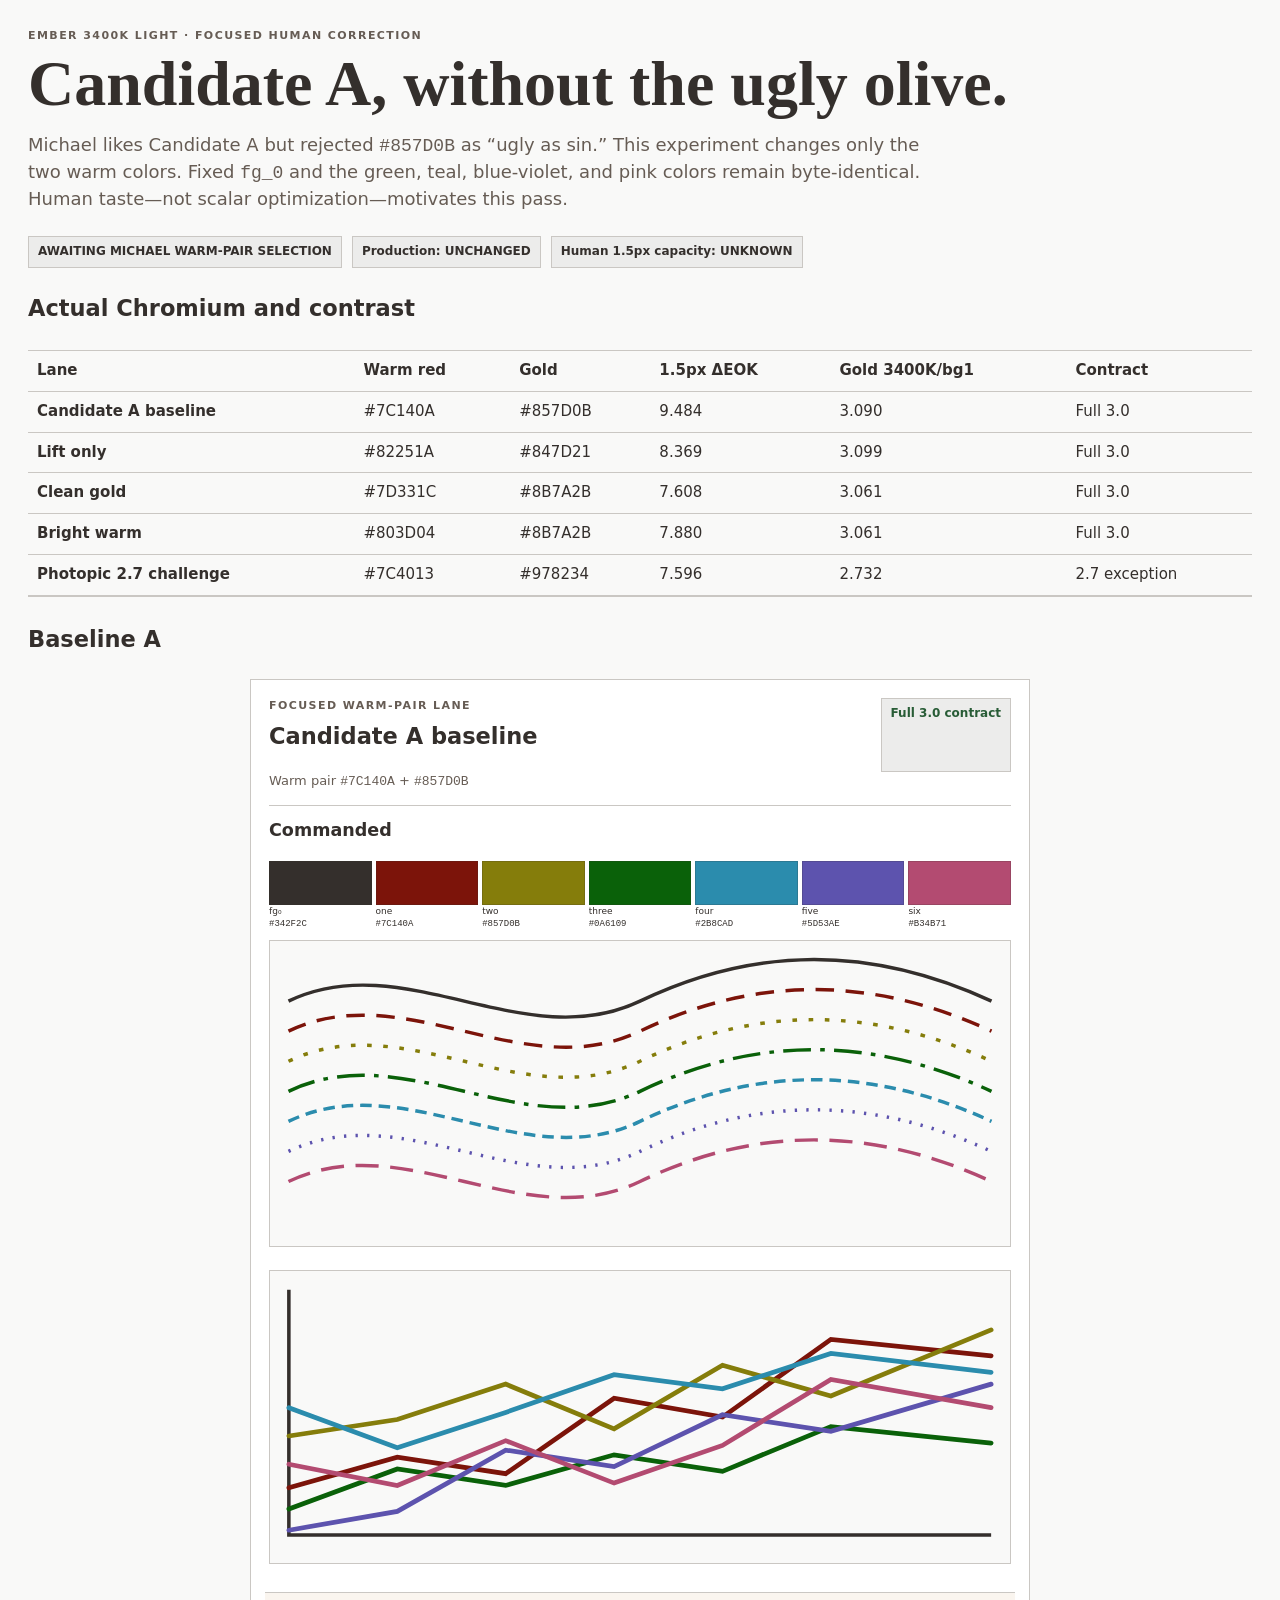
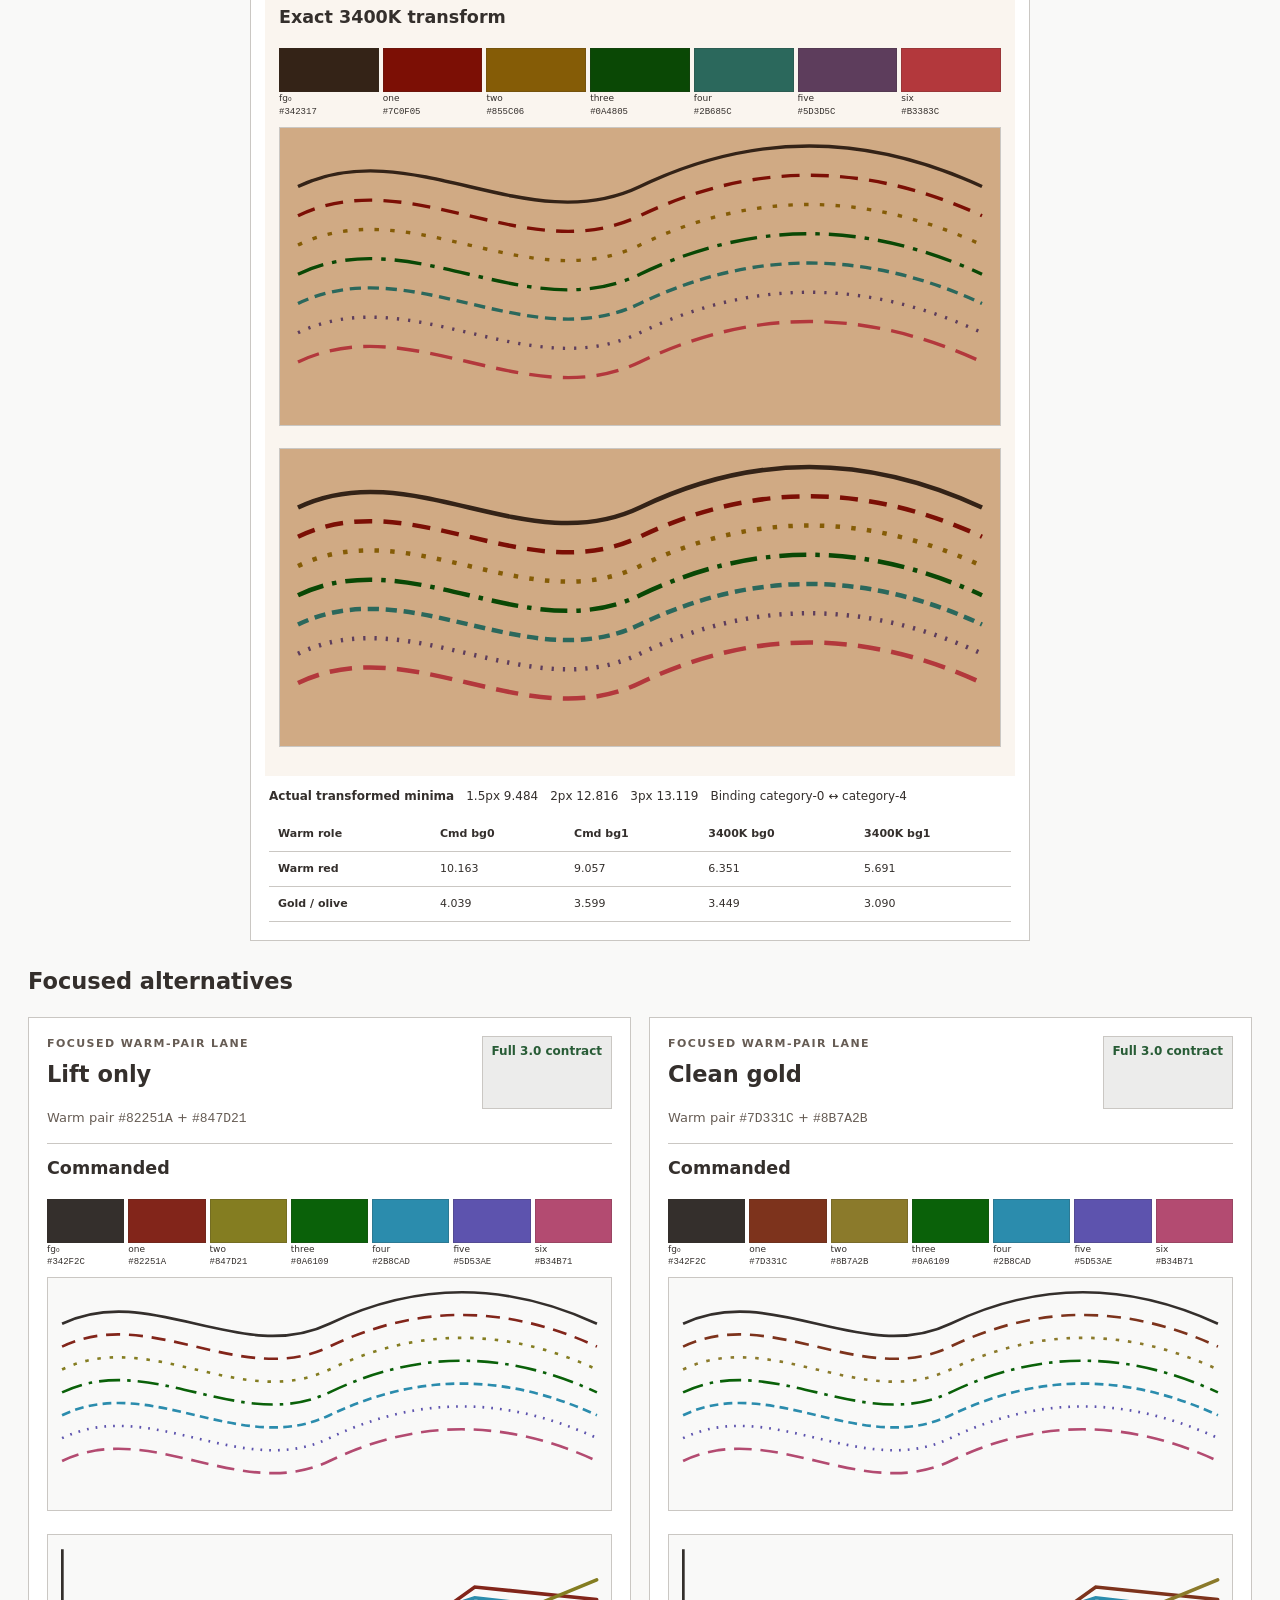
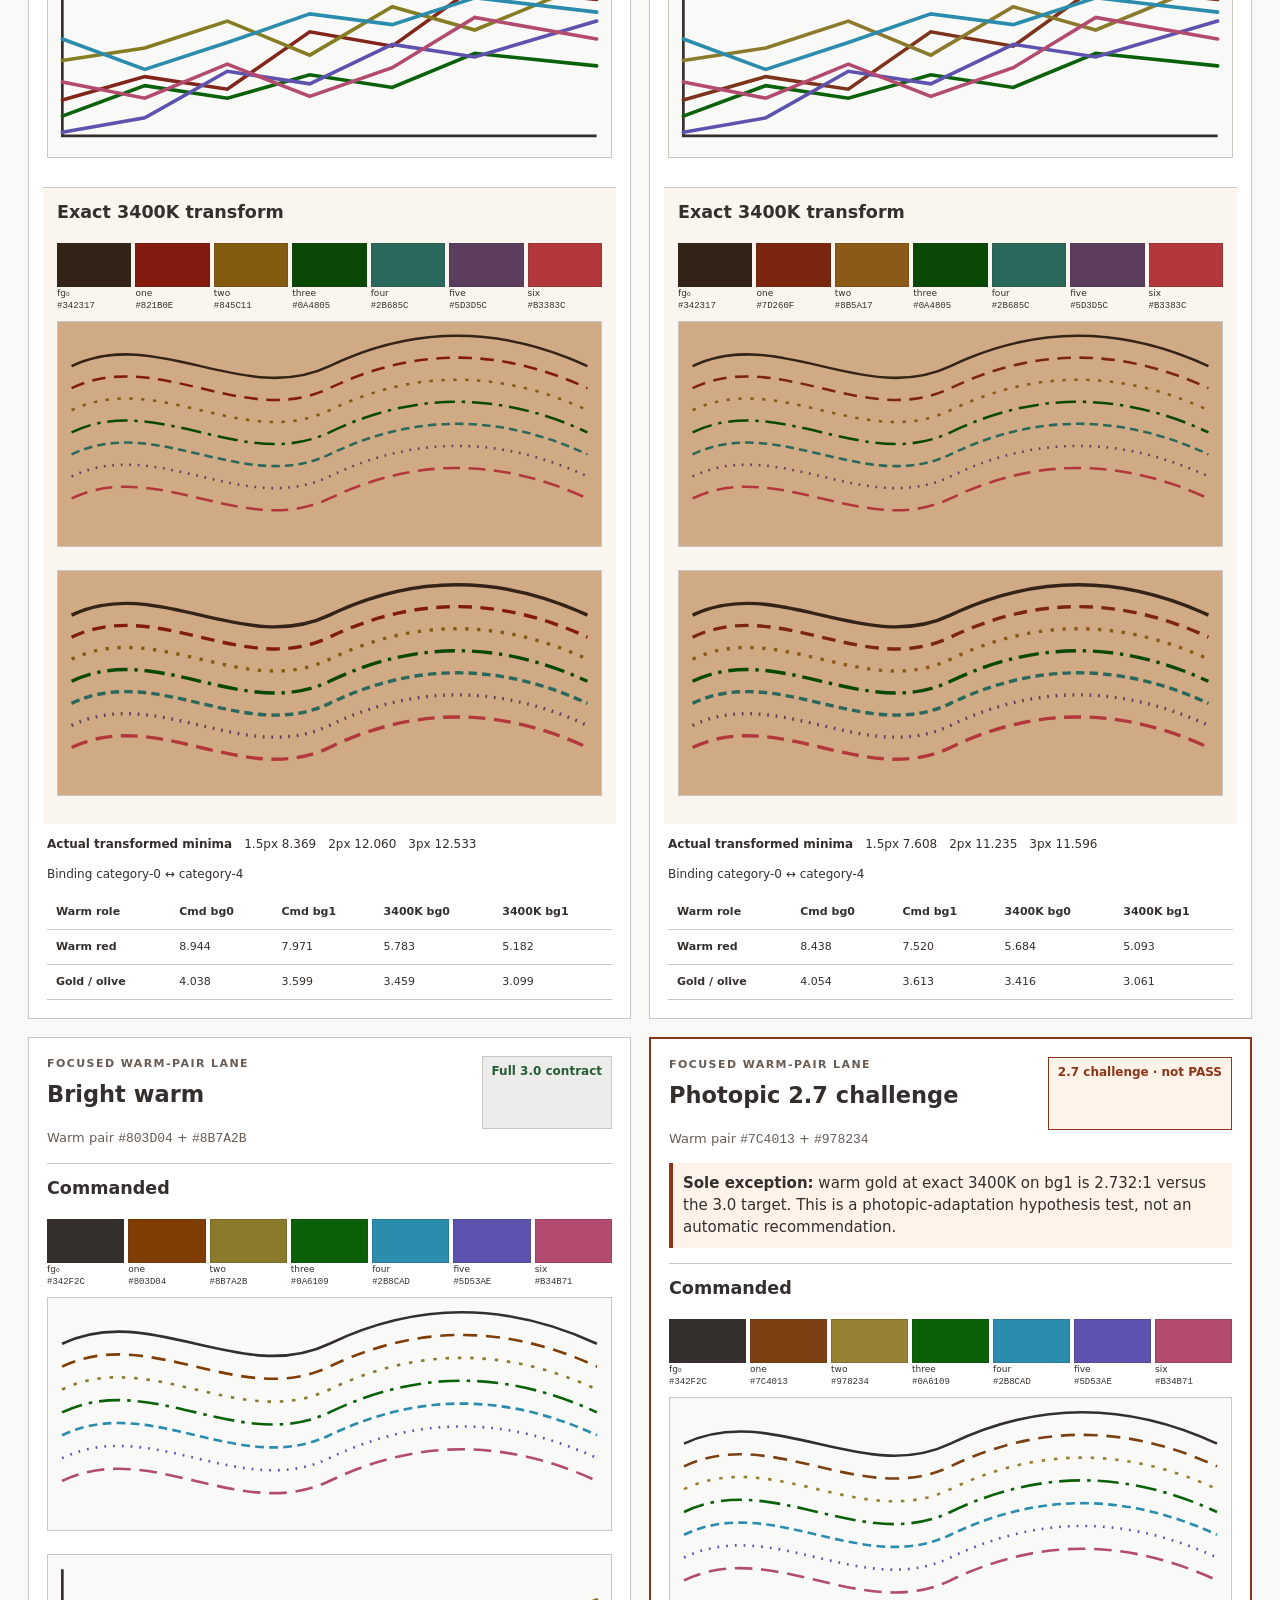
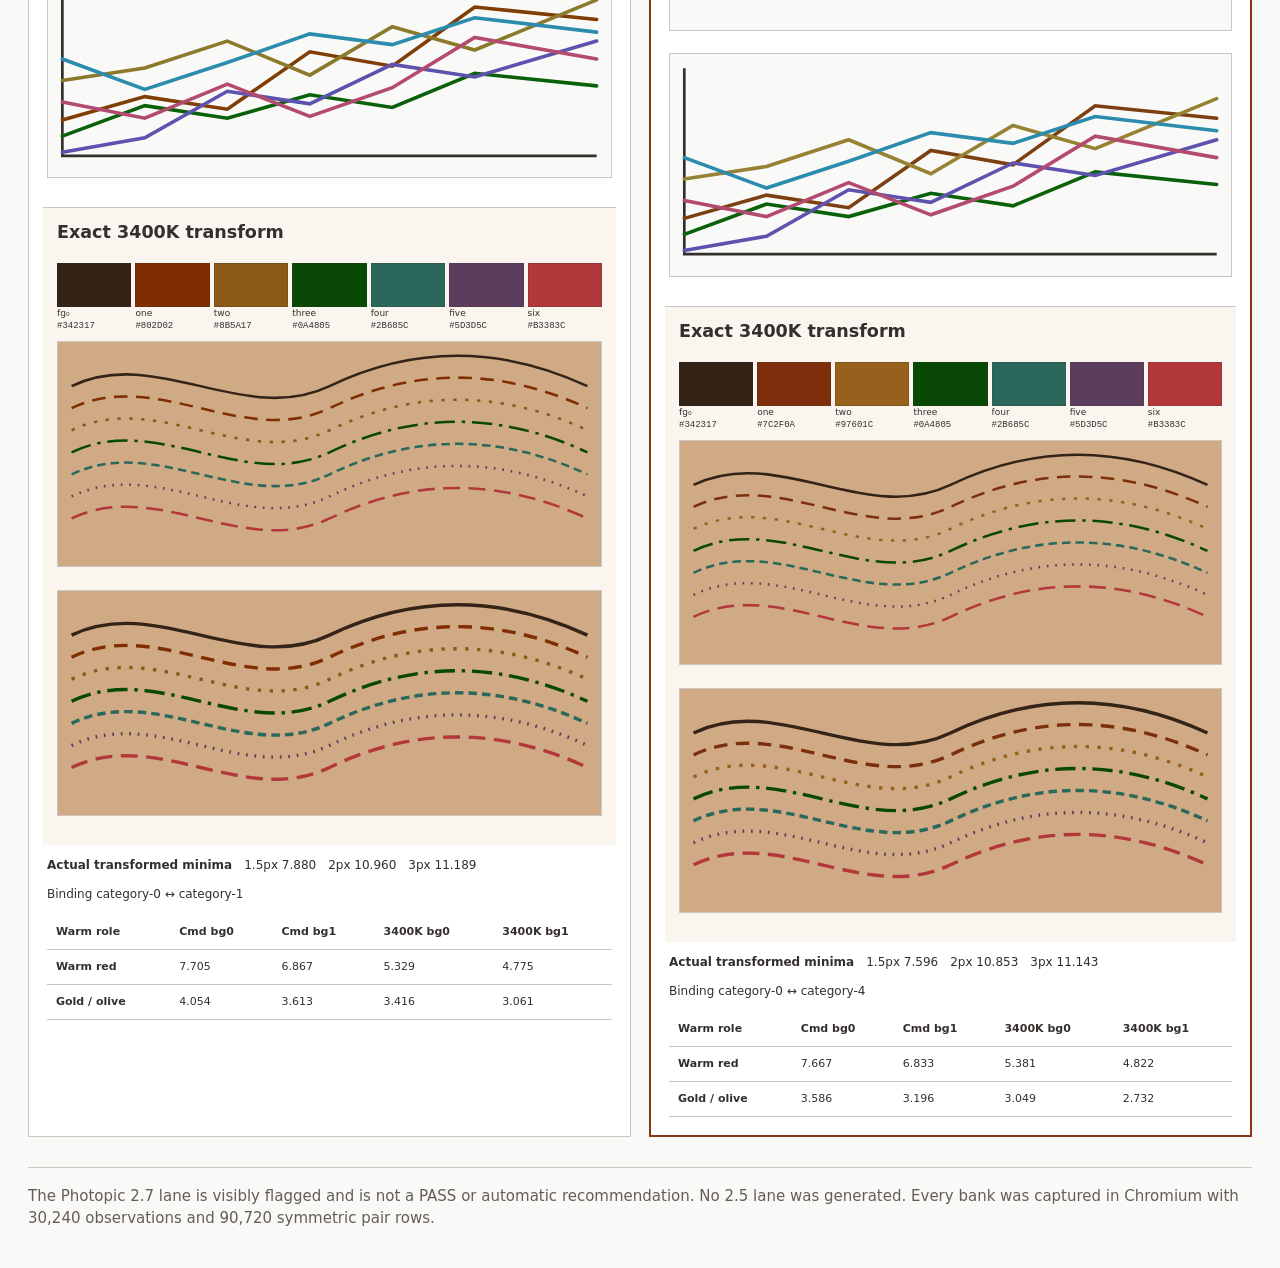
<file: docs/experiments/3400k-light-thin-marks/review/g2-seven-point-warm-pair/index.html>
<!doctype html><html lang="en"><head><meta charset="utf-8"><meta name="viewport" content="width=device-width,initial-scale=1"><title>Candidate A warm-pair refinement</title>
<style>
:root{--bg:#f9f9f8;--panel:#ececeb;--ink:#342f2c;--muted:#665c54;--rule:#cac7c3;--warn:#8b3618}*{box-sizing:border-box}body{margin:0;background:var(--bg);color:var(--ink);font:15px/1.45 ui-sans-serif,system-ui,sans-serif}main{max-width:1600px;margin:auto;padding:28px}h1{font:700 clamp(32px,5vw,64px)/1 ui-serif,Georgia,serif;max-width:1050px;margin:8px 0 16px}h2,h3,p{margin-top:0}.lede{max-width:920px;font-size:18px;color:var(--muted)}.eyebrow{font-size:11px;text-transform:uppercase;letter-spacing:.13em;font-weight:750;color:var(--muted);margin-bottom:6px}.status{display:flex;gap:10px;flex-wrap:wrap;margin:24px 0}.status span,.badge{border:1px solid var(--rule);padding:6px 9px;background:var(--panel);font-size:12px;font-weight:750}.badge.exception{border-color:var(--warn);color:var(--warn);background:#fff2e8}.badge.pass{color:#285c36}.summary{overflow-x:auto;margin:26px 0;border-block:1px solid var(--rule)}table{width:100%;border-collapse:collapse;white-space:nowrap}th,td{padding:9px;border-bottom:1px solid var(--rule);text-align:left}.baseline{max-width:780px;margin:24px auto}.variants{display:grid;grid-template-columns:repeat(2,minmax(0,1fr));gap:18px}.variant{background:#fff;border:1px solid var(--rule);padding:18px;min-width:0}.variant.challenge{border:2px solid var(--warn)}.variant header{display:flex;justify-content:space-between;gap:12px}.pair{color:var(--muted);font-size:13px}.exception-note{border-left:4px solid var(--warn);padding:10px;background:#fff2e8}.variant section{border-top:1px solid var(--rule);padding-top:12px;margin-top:14px}.transformed{background:#d8b08a22;padding:14px;margin-inline:-4px}.swatches{display:grid;grid-template-columns:repeat(7,minmax(0,1fr));gap:4px}.swatch{min-width:0}.swatch-color{display:block;height:44px;background:var(--swatch);border:1px solid #342f2c33}.swatch-name,.swatch code{display:block;font-size:9px;overflow:hidden}.line-specimen,.finance{width:100%;height:auto;background:#f9f9f8;border:1px solid var(--rule);margin:8px 0}.transformed .line-specimen{background:#d0aa84}.metric{display:flex;gap:12px;flex-wrap:wrap;padding:12px 0;font-size:12px}.contrast{font-size:11px}footer{margin-top:30px;padding-top:18px;border-top:1px solid var(--rule);color:var(--muted)}
@media(max-width:1100px){.variants{grid-template-columns:1fr}}
@media(max-width:680px){main{padding:18px 12px}.summary{overflow:visible}.summary table{table-layout:fixed;white-space:normal;font-size:11px}.summary th:nth-child(2),.summary td:nth-child(2),.summary th:nth-child(3),.summary td:nth-child(3){display:none}.variant{padding:13px;max-width:100%}.variant header{display:block}.badge{display:inline-block;margin-bottom:10px}.swatch-name{display:none}.swatch code{font-size:8px;writing-mode:vertical-rl;height:56px}.contrast{font-size:9px;white-space:normal;table-layout:fixed}th,td{padding:7px}}
</style></head><body><main><p class="eyebrow">Ember 3400K Light · focused human correction</p><h1>Candidate A, without the ugly olive.</h1><p class="lede">Michael likes Candidate A but rejected <code>#857D0B</code> as “ugly as sin.” This experiment changes only the two warm colors. Fixed <code>fg_0</code> and the green, teal, blue-violet, and pink colors remain byte-identical. Human taste—not scalar optimization—motivates this pass.</p><div class="status"><span>AWAITING MICHAEL WARM-PAIR SELECTION</span><span>Production: UNCHANGED</span><span>Human 1.5px capacity: UNKNOWN</span></div><section><h2>Actual Chromium and contrast</h2><div class="summary"><table><thead><tr><th>Lane</th><th>Warm red</th><th>Gold</th><th>1.5px ΔEOK</th><th>Gold 3400K/bg1</th><th>Contract</th></tr></thead><tbody><tr><th>Candidate A baseline</th><td>#7C140A</td><td>#857D0B</td><td>9.484</td><td>3.090</td><td>Full 3.0</td></tr><tr><th>Lift only</th><td>#82251A</td><td>#847D21</td><td>8.369</td><td>3.099</td><td>Full 3.0</td></tr><tr><th>Clean gold</th><td>#7D331C</td><td>#8B7A2B</td><td>7.608</td><td>3.061</td><td>Full 3.0</td></tr><tr><th>Bright warm</th><td>#803D04</td><td>#8B7A2B</td><td>7.880</td><td>3.061</td><td>Full 3.0</td></tr><tr><th>Photopic 2.7 challenge</th><td>#7C4013</td><td>#978234</td><td>7.596</td><td>2.732</td><td>2.7 exception</td></tr></tbody></table></div></section><section><h2>Baseline A</h2><div class="baseline">
<article class="variant compliant" id="variant-reference">
<header><div><p class="eyebrow">Focused warm-pair lane</p><h2>Candidate A baseline</h2></div><span class="badge pass">Full 3.0 contract</span></header>
<p class="pair">Warm pair <code>#7C140A</code> + <code>#857D0B</code></p>
<section><h3>Commanded</h3><div class="swatches"><div class="swatch" style="--swatch:#342F2C"><span class="swatch-color"></span><span class="swatch-name">fg₀</span><code>#342F2C</code></div><div class="swatch" style="--swatch:#7C140A"><span class="swatch-color"></span><span class="swatch-name">one</span><code>#7C140A</code></div><div class="swatch" style="--swatch:#857D0B"><span class="swatch-color"></span><span class="swatch-name">two</span><code>#857D0B</code></div><div class="swatch" style="--swatch:#0A6109"><span class="swatch-color"></span><span class="swatch-name">three</span><code>#0A6109</code></div><div class="swatch" style="--swatch:#2B8CAD"><span class="swatch-color"></span><span class="swatch-name">four</span><code>#2B8CAD</code></div><div class="swatch" style="--swatch:#5D53AE"><span class="swatch-color"></span><span class="swatch-name">five</span><code>#5D53AE</code></div><div class="swatch" style="--swatch:#B34B71"><span class="swatch-color"></span><span class="swatch-name">six</span><code>#B34B71</code></div></div><svg class="line-specimen" viewBox="0 0 320 132" role="img" aria-label="Seven-point 1.5px thin-mark specimen commanded"><path d="M8 26 C58 2 110 50 160 26 S260 2 312 26" stroke="#342F2C" stroke-width="1.5" stroke-dasharray="" fill="none" /><path d="M8 39 C58 15 110 63 160 39 S260 15 312 39" stroke="#7C140A" stroke-width="1.5" stroke-dasharray="8 5" fill="none" /><path d="M8 52 C58 28 110 76 160 52 S260 28 312 52" stroke="#857D0B" stroke-width="1.5" stroke-dasharray="2 5" fill="none" /><path d="M8 65 C58 41 110 89 160 65 S260 41 312 65" stroke="#0A6109" stroke-width="1.5" stroke-dasharray="12 4 2 4" fill="none" /><path d="M8 78 C58 54 110 102 160 78 S260 54 312 78" stroke="#2B8CAD" stroke-width="1.5" stroke-dasharray="5 3" fill="none" /><path d="M8 91 C58 67 110 115 160 91 S260 67 312 91" stroke="#5D53AE" stroke-width="1.5" stroke-dasharray="1 4" fill="none" /><path d="M8 104 C58 80 110 128 160 104 S260 80 312 104" stroke="#B34B71" stroke-width="1.5" stroke-dasharray="10 5" fill="none" /></svg><svg class="finance" viewBox="0 0 314 124" role="img" aria-label="Six categorical series with fixed foreground axes"><path d="M8 8 V112 H306" stroke="#342F2C" stroke-width="1.5" fill="none" /><path d="M8 92 L54 79 L100 86 L146 54 L192 62 L238 29 L306 36" stroke="#7C140A" stroke-width="2" fill="none" stroke-linecap="round" /><path d="M8 70 L54 63 L100 48 L146 67 L192 40 L238 53 L306 25" stroke="#857D0B" stroke-width="2" fill="none" stroke-linecap="round" /><path d="M8 101 L54 84 L100 91 L146 78 L192 85 L238 66 L306 73" stroke="#0A6109" stroke-width="2" fill="none" stroke-linecap="round" /><path d="M8 58 L54 75 L100 60 L146 44 L192 50 L238 35 L306 43" stroke="#2B8CAD" stroke-width="2" fill="none" stroke-linecap="round" /><path d="M8 110 L54 102 L100 76 L146 83 L192 61 L238 68 L306 48" stroke="#5D53AE" stroke-width="2" fill="none" stroke-linecap="round" /><path d="M8 82 L54 91 L100 72 L146 90 L192 74 L238 46 L306 58" stroke="#B34B71" stroke-width="2" fill="none" stroke-linecap="round" /></svg></section>
<section class="transformed"><h3>Exact 3400K transform</h3><div class="swatches"><div class="swatch" style="--swatch:#342317"><span class="swatch-color"></span><span class="swatch-name">fg₀</span><code>#342317</code></div><div class="swatch" style="--swatch:#7C0F05"><span class="swatch-color"></span><span class="swatch-name">one</span><code>#7C0F05</code></div><div class="swatch" style="--swatch:#855C06"><span class="swatch-color"></span><span class="swatch-name">two</span><code>#855C06</code></div><div class="swatch" style="--swatch:#0A4805"><span class="swatch-color"></span><span class="swatch-name">three</span><code>#0A4805</code></div><div class="swatch" style="--swatch:#2B685C"><span class="swatch-color"></span><span class="swatch-name">four</span><code>#2B685C</code></div><div class="swatch" style="--swatch:#5D3D5C"><span class="swatch-color"></span><span class="swatch-name">five</span><code>#5D3D5C</code></div><div class="swatch" style="--swatch:#B3383C"><span class="swatch-color"></span><span class="swatch-name">six</span><code>#B3383C</code></div></div><svg class="line-specimen" viewBox="0 0 320 132" role="img" aria-label="Seven-point 1.5px thin-mark specimen transformed"><path d="M8 26 C58 2 110 50 160 26 S260 2 312 26" stroke="#342317" stroke-width="1.5" stroke-dasharray="" fill="none" /><path d="M8 39 C58 15 110 63 160 39 S260 15 312 39" stroke="#7C0F05" stroke-width="1.5" stroke-dasharray="8 5" fill="none" /><path d="M8 52 C58 28 110 76 160 52 S260 28 312 52" stroke="#855C06" stroke-width="1.5" stroke-dasharray="2 5" fill="none" /><path d="M8 65 C58 41 110 89 160 65 S260 41 312 65" stroke="#0A4805" stroke-width="1.5" stroke-dasharray="12 4 2 4" fill="none" /><path d="M8 78 C58 54 110 102 160 78 S260 54 312 78" stroke="#2B685C" stroke-width="1.5" stroke-dasharray="5 3" fill="none" /><path d="M8 91 C58 67 110 115 160 91 S260 67 312 91" stroke="#5D3D5C" stroke-width="1.5" stroke-dasharray="1 4" fill="none" /><path d="M8 104 C58 80 110 128 160 104 S260 80 312 104" stroke="#B3383C" stroke-width="1.5" stroke-dasharray="10 5" fill="none" /></svg><svg class="line-specimen" viewBox="0 0 320 132" role="img" aria-label="Seven-point 2px thin-mark specimen transformed"><path d="M8 26 C58 2 110 50 160 26 S260 2 312 26" stroke="#342317" stroke-width="2.0" stroke-dasharray="" fill="none" /><path d="M8 39 C58 15 110 63 160 39 S260 15 312 39" stroke="#7C0F05" stroke-width="2.0" stroke-dasharray="8 5" fill="none" /><path d="M8 52 C58 28 110 76 160 52 S260 28 312 52" stroke="#855C06" stroke-width="2.0" stroke-dasharray="2 5" fill="none" /><path d="M8 65 C58 41 110 89 160 65 S260 41 312 65" stroke="#0A4805" stroke-width="2.0" stroke-dasharray="12 4 2 4" fill="none" /><path d="M8 78 C58 54 110 102 160 78 S260 54 312 78" stroke="#2B685C" stroke-width="2.0" stroke-dasharray="5 3" fill="none" /><path d="M8 91 C58 67 110 115 160 91 S260 67 312 91" stroke="#5D3D5C" stroke-width="2.0" stroke-dasharray="1 4" fill="none" /><path d="M8 104 C58 80 110 128 160 104 S260 80 312 104" stroke="#B3383C" stroke-width="2.0" stroke-dasharray="10 5" fill="none" /></svg></section>
<div class="metric"><strong>Actual transformed minima</strong><span>1.5px 9.484</span><span>2px 12.816</span><span>3px 13.119</span><span>Binding category-0 ↔ category-4</span></div>
<table class="contrast"><thead><tr><th>Warm role</th><th>Cmd bg0</th><th>Cmd bg1</th><th>3400K bg0</th><th>3400K bg1</th></tr></thead><tbody><tr><th>Warm red</th><td>10.163</td><td>9.057</td><td>6.351</td><td>5.691</td></tr><tr><th>Gold / olive</th><td>4.039</td><td>3.599</td><td>3.449</td><td>3.090</td></tr></tbody></table>
</article></div></section><section><h2>Focused alternatives</h2><div class="variants">
<article class="variant compliant" id="variant-benchmark-c">
<header><div><p class="eyebrow">Focused warm-pair lane</p><h2>Lift only</h2></div><span class="badge pass">Full 3.0 contract</span></header>
<p class="pair">Warm pair <code>#82251A</code> + <code>#847D21</code></p>
<section><h3>Commanded</h3><div class="swatches"><div class="swatch" style="--swatch:#342F2C"><span class="swatch-color"></span><span class="swatch-name">fg₀</span><code>#342F2C</code></div><div class="swatch" style="--swatch:#82251A"><span class="swatch-color"></span><span class="swatch-name">one</span><code>#82251A</code></div><div class="swatch" style="--swatch:#847D21"><span class="swatch-color"></span><span class="swatch-name">two</span><code>#847D21</code></div><div class="swatch" style="--swatch:#0A6109"><span class="swatch-color"></span><span class="swatch-name">three</span><code>#0A6109</code></div><div class="swatch" style="--swatch:#2B8CAD"><span class="swatch-color"></span><span class="swatch-name">four</span><code>#2B8CAD</code></div><div class="swatch" style="--swatch:#5D53AE"><span class="swatch-color"></span><span class="swatch-name">five</span><code>#5D53AE</code></div><div class="swatch" style="--swatch:#B34B71"><span class="swatch-color"></span><span class="swatch-name">six</span><code>#B34B71</code></div></div><svg class="line-specimen" viewBox="0 0 320 132" role="img" aria-label="Seven-point 1.5px thin-mark specimen commanded"><path d="M8 26 C58 2 110 50 160 26 S260 2 312 26" stroke="#342F2C" stroke-width="1.5" stroke-dasharray="" fill="none" /><path d="M8 39 C58 15 110 63 160 39 S260 15 312 39" stroke="#82251A" stroke-width="1.5" stroke-dasharray="8 5" fill="none" /><path d="M8 52 C58 28 110 76 160 52 S260 28 312 52" stroke="#847D21" stroke-width="1.5" stroke-dasharray="2 5" fill="none" /><path d="M8 65 C58 41 110 89 160 65 S260 41 312 65" stroke="#0A6109" stroke-width="1.5" stroke-dasharray="12 4 2 4" fill="none" /><path d="M8 78 C58 54 110 102 160 78 S260 54 312 78" stroke="#2B8CAD" stroke-width="1.5" stroke-dasharray="5 3" fill="none" /><path d="M8 91 C58 67 110 115 160 91 S260 67 312 91" stroke="#5D53AE" stroke-width="1.5" stroke-dasharray="1 4" fill="none" /><path d="M8 104 C58 80 110 128 160 104 S260 80 312 104" stroke="#B34B71" stroke-width="1.5" stroke-dasharray="10 5" fill="none" /></svg><svg class="finance" viewBox="0 0 314 124" role="img" aria-label="Six categorical series with fixed foreground axes"><path d="M8 8 V112 H306" stroke="#342F2C" stroke-width="1.5" fill="none" /><path d="M8 92 L54 79 L100 86 L146 54 L192 62 L238 29 L306 36" stroke="#82251A" stroke-width="2" fill="none" stroke-linecap="round" /><path d="M8 70 L54 63 L100 48 L146 67 L192 40 L238 53 L306 25" stroke="#847D21" stroke-width="2" fill="none" stroke-linecap="round" /><path d="M8 101 L54 84 L100 91 L146 78 L192 85 L238 66 L306 73" stroke="#0A6109" stroke-width="2" fill="none" stroke-linecap="round" /><path d="M8 58 L54 75 L100 60 L146 44 L192 50 L238 35 L306 43" stroke="#2B8CAD" stroke-width="2" fill="none" stroke-linecap="round" /><path d="M8 110 L54 102 L100 76 L146 83 L192 61 L238 68 L306 48" stroke="#5D53AE" stroke-width="2" fill="none" stroke-linecap="round" /><path d="M8 82 L54 91 L100 72 L146 90 L192 74 L238 46 L306 58" stroke="#B34B71" stroke-width="2" fill="none" stroke-linecap="round" /></svg></section>
<section class="transformed"><h3>Exact 3400K transform</h3><div class="swatches"><div class="swatch" style="--swatch:#342317"><span class="swatch-color"></span><span class="swatch-name">fg₀</span><code>#342317</code></div><div class="swatch" style="--swatch:#821B0E"><span class="swatch-color"></span><span class="swatch-name">one</span><code>#821B0E</code></div><div class="swatch" style="--swatch:#845C11"><span class="swatch-color"></span><span class="swatch-name">two</span><code>#845C11</code></div><div class="swatch" style="--swatch:#0A4805"><span class="swatch-color"></span><span class="swatch-name">three</span><code>#0A4805</code></div><div class="swatch" style="--swatch:#2B685C"><span class="swatch-color"></span><span class="swatch-name">four</span><code>#2B685C</code></div><div class="swatch" style="--swatch:#5D3D5C"><span class="swatch-color"></span><span class="swatch-name">five</span><code>#5D3D5C</code></div><div class="swatch" style="--swatch:#B3383C"><span class="swatch-color"></span><span class="swatch-name">six</span><code>#B3383C</code></div></div><svg class="line-specimen" viewBox="0 0 320 132" role="img" aria-label="Seven-point 1.5px thin-mark specimen transformed"><path d="M8 26 C58 2 110 50 160 26 S260 2 312 26" stroke="#342317" stroke-width="1.5" stroke-dasharray="" fill="none" /><path d="M8 39 C58 15 110 63 160 39 S260 15 312 39" stroke="#821B0E" stroke-width="1.5" stroke-dasharray="8 5" fill="none" /><path d="M8 52 C58 28 110 76 160 52 S260 28 312 52" stroke="#845C11" stroke-width="1.5" stroke-dasharray="2 5" fill="none" /><path d="M8 65 C58 41 110 89 160 65 S260 41 312 65" stroke="#0A4805" stroke-width="1.5" stroke-dasharray="12 4 2 4" fill="none" /><path d="M8 78 C58 54 110 102 160 78 S260 54 312 78" stroke="#2B685C" stroke-width="1.5" stroke-dasharray="5 3" fill="none" /><path d="M8 91 C58 67 110 115 160 91 S260 67 312 91" stroke="#5D3D5C" stroke-width="1.5" stroke-dasharray="1 4" fill="none" /><path d="M8 104 C58 80 110 128 160 104 S260 80 312 104" stroke="#B3383C" stroke-width="1.5" stroke-dasharray="10 5" fill="none" /></svg><svg class="line-specimen" viewBox="0 0 320 132" role="img" aria-label="Seven-point 2px thin-mark specimen transformed"><path d="M8 26 C58 2 110 50 160 26 S260 2 312 26" stroke="#342317" stroke-width="2.0" stroke-dasharray="" fill="none" /><path d="M8 39 C58 15 110 63 160 39 S260 15 312 39" stroke="#821B0E" stroke-width="2.0" stroke-dasharray="8 5" fill="none" /><path d="M8 52 C58 28 110 76 160 52 S260 28 312 52" stroke="#845C11" stroke-width="2.0" stroke-dasharray="2 5" fill="none" /><path d="M8 65 C58 41 110 89 160 65 S260 41 312 65" stroke="#0A4805" stroke-width="2.0" stroke-dasharray="12 4 2 4" fill="none" /><path d="M8 78 C58 54 110 102 160 78 S260 54 312 78" stroke="#2B685C" stroke-width="2.0" stroke-dasharray="5 3" fill="none" /><path d="M8 91 C58 67 110 115 160 91 S260 67 312 91" stroke="#5D3D5C" stroke-width="2.0" stroke-dasharray="1 4" fill="none" /><path d="M8 104 C58 80 110 128 160 104 S260 80 312 104" stroke="#B3383C" stroke-width="2.0" stroke-dasharray="10 5" fill="none" /></svg></section>
<div class="metric"><strong>Actual transformed minima</strong><span>1.5px 8.369</span><span>2px 12.060</span><span>3px 12.533</span><span>Binding category-0 ↔ category-4</span></div>
<table class="contrast"><thead><tr><th>Warm role</th><th>Cmd bg0</th><th>Cmd bg1</th><th>3400K bg0</th><th>3400K bg1</th></tr></thead><tbody><tr><th>Warm red</th><td>8.944</td><td>7.971</td><td>5.783</td><td>5.182</td></tr><tr><th>Gold / olive</th><td>4.038</td><td>3.599</td><td>3.459</td><td>3.099</td></tr></tbody></table>
</article>
<article class="variant compliant" id="variant-a">
<header><div><p class="eyebrow">Focused warm-pair lane</p><h2>Clean gold</h2></div><span class="badge pass">Full 3.0 contract</span></header>
<p class="pair">Warm pair <code>#7D331C</code> + <code>#8B7A2B</code></p>
<section><h3>Commanded</h3><div class="swatches"><div class="swatch" style="--swatch:#342F2C"><span class="swatch-color"></span><span class="swatch-name">fg₀</span><code>#342F2C</code></div><div class="swatch" style="--swatch:#7D331C"><span class="swatch-color"></span><span class="swatch-name">one</span><code>#7D331C</code></div><div class="swatch" style="--swatch:#8B7A2B"><span class="swatch-color"></span><span class="swatch-name">two</span><code>#8B7A2B</code></div><div class="swatch" style="--swatch:#0A6109"><span class="swatch-color"></span><span class="swatch-name">three</span><code>#0A6109</code></div><div class="swatch" style="--swatch:#2B8CAD"><span class="swatch-color"></span><span class="swatch-name">four</span><code>#2B8CAD</code></div><div class="swatch" style="--swatch:#5D53AE"><span class="swatch-color"></span><span class="swatch-name">five</span><code>#5D53AE</code></div><div class="swatch" style="--swatch:#B34B71"><span class="swatch-color"></span><span class="swatch-name">six</span><code>#B34B71</code></div></div><svg class="line-specimen" viewBox="0 0 320 132" role="img" aria-label="Seven-point 1.5px thin-mark specimen commanded"><path d="M8 26 C58 2 110 50 160 26 S260 2 312 26" stroke="#342F2C" stroke-width="1.5" stroke-dasharray="" fill="none" /><path d="M8 39 C58 15 110 63 160 39 S260 15 312 39" stroke="#7D331C" stroke-width="1.5" stroke-dasharray="8 5" fill="none" /><path d="M8 52 C58 28 110 76 160 52 S260 28 312 52" stroke="#8B7A2B" stroke-width="1.5" stroke-dasharray="2 5" fill="none" /><path d="M8 65 C58 41 110 89 160 65 S260 41 312 65" stroke="#0A6109" stroke-width="1.5" stroke-dasharray="12 4 2 4" fill="none" /><path d="M8 78 C58 54 110 102 160 78 S260 54 312 78" stroke="#2B8CAD" stroke-width="1.5" stroke-dasharray="5 3" fill="none" /><path d="M8 91 C58 67 110 115 160 91 S260 67 312 91" stroke="#5D53AE" stroke-width="1.5" stroke-dasharray="1 4" fill="none" /><path d="M8 104 C58 80 110 128 160 104 S260 80 312 104" stroke="#B34B71" stroke-width="1.5" stroke-dasharray="10 5" fill="none" /></svg><svg class="finance" viewBox="0 0 314 124" role="img" aria-label="Six categorical series with fixed foreground axes"><path d="M8 8 V112 H306" stroke="#342F2C" stroke-width="1.5" fill="none" /><path d="M8 92 L54 79 L100 86 L146 54 L192 62 L238 29 L306 36" stroke="#7D331C" stroke-width="2" fill="none" stroke-linecap="round" /><path d="M8 70 L54 63 L100 48 L146 67 L192 40 L238 53 L306 25" stroke="#8B7A2B" stroke-width="2" fill="none" stroke-linecap="round" /><path d="M8 101 L54 84 L100 91 L146 78 L192 85 L238 66 L306 73" stroke="#0A6109" stroke-width="2" fill="none" stroke-linecap="round" /><path d="M8 58 L54 75 L100 60 L146 44 L192 50 L238 35 L306 43" stroke="#2B8CAD" stroke-width="2" fill="none" stroke-linecap="round" /><path d="M8 110 L54 102 L100 76 L146 83 L192 61 L238 68 L306 48" stroke="#5D53AE" stroke-width="2" fill="none" stroke-linecap="round" /><path d="M8 82 L54 91 L100 72 L146 90 L192 74 L238 46 L306 58" stroke="#B34B71" stroke-width="2" fill="none" stroke-linecap="round" /></svg></section>
<section class="transformed"><h3>Exact 3400K transform</h3><div class="swatches"><div class="swatch" style="--swatch:#342317"><span class="swatch-color"></span><span class="swatch-name">fg₀</span><code>#342317</code></div><div class="swatch" style="--swatch:#7D260F"><span class="swatch-color"></span><span class="swatch-name">one</span><code>#7D260F</code></div><div class="swatch" style="--swatch:#8B5A17"><span class="swatch-color"></span><span class="swatch-name">two</span><code>#8B5A17</code></div><div class="swatch" style="--swatch:#0A4805"><span class="swatch-color"></span><span class="swatch-name">three</span><code>#0A4805</code></div><div class="swatch" style="--swatch:#2B685C"><span class="swatch-color"></span><span class="swatch-name">four</span><code>#2B685C</code></div><div class="swatch" style="--swatch:#5D3D5C"><span class="swatch-color"></span><span class="swatch-name">five</span><code>#5D3D5C</code></div><div class="swatch" style="--swatch:#B3383C"><span class="swatch-color"></span><span class="swatch-name">six</span><code>#B3383C</code></div></div><svg class="line-specimen" viewBox="0 0 320 132" role="img" aria-label="Seven-point 1.5px thin-mark specimen transformed"><path d="M8 26 C58 2 110 50 160 26 S260 2 312 26" stroke="#342317" stroke-width="1.5" stroke-dasharray="" fill="none" /><path d="M8 39 C58 15 110 63 160 39 S260 15 312 39" stroke="#7D260F" stroke-width="1.5" stroke-dasharray="8 5" fill="none" /><path d="M8 52 C58 28 110 76 160 52 S260 28 312 52" stroke="#8B5A17" stroke-width="1.5" stroke-dasharray="2 5" fill="none" /><path d="M8 65 C58 41 110 89 160 65 S260 41 312 65" stroke="#0A4805" stroke-width="1.5" stroke-dasharray="12 4 2 4" fill="none" /><path d="M8 78 C58 54 110 102 160 78 S260 54 312 78" stroke="#2B685C" stroke-width="1.5" stroke-dasharray="5 3" fill="none" /><path d="M8 91 C58 67 110 115 160 91 S260 67 312 91" stroke="#5D3D5C" stroke-width="1.5" stroke-dasharray="1 4" fill="none" /><path d="M8 104 C58 80 110 128 160 104 S260 80 312 104" stroke="#B3383C" stroke-width="1.5" stroke-dasharray="10 5" fill="none" /></svg><svg class="line-specimen" viewBox="0 0 320 132" role="img" aria-label="Seven-point 2px thin-mark specimen transformed"><path d="M8 26 C58 2 110 50 160 26 S260 2 312 26" stroke="#342317" stroke-width="2.0" stroke-dasharray="" fill="none" /><path d="M8 39 C58 15 110 63 160 39 S260 15 312 39" stroke="#7D260F" stroke-width="2.0" stroke-dasharray="8 5" fill="none" /><path d="M8 52 C58 28 110 76 160 52 S260 28 312 52" stroke="#8B5A17" stroke-width="2.0" stroke-dasharray="2 5" fill="none" /><path d="M8 65 C58 41 110 89 160 65 S260 41 312 65" stroke="#0A4805" stroke-width="2.0" stroke-dasharray="12 4 2 4" fill="none" /><path d="M8 78 C58 54 110 102 160 78 S260 54 312 78" stroke="#2B685C" stroke-width="2.0" stroke-dasharray="5 3" fill="none" /><path d="M8 91 C58 67 110 115 160 91 S260 67 312 91" stroke="#5D3D5C" stroke-width="2.0" stroke-dasharray="1 4" fill="none" /><path d="M8 104 C58 80 110 128 160 104 S260 80 312 104" stroke="#B3383C" stroke-width="2.0" stroke-dasharray="10 5" fill="none" /></svg></section>
<div class="metric"><strong>Actual transformed minima</strong><span>1.5px 7.608</span><span>2px 11.235</span><span>3px 11.596</span><span>Binding category-0 ↔ category-4</span></div>
<table class="contrast"><thead><tr><th>Warm role</th><th>Cmd bg0</th><th>Cmd bg1</th><th>3400K bg0</th><th>3400K bg1</th></tr></thead><tbody><tr><th>Warm red</th><td>8.438</td><td>7.520</td><td>5.684</td><td>5.093</td></tr><tr><th>Gold / olive</th><td>4.054</td><td>3.613</td><td>3.416</td><td>3.061</td></tr></tbody></table>
</article>
<article class="variant compliant" id="variant-b">
<header><div><p class="eyebrow">Focused warm-pair lane</p><h2>Bright warm</h2></div><span class="badge pass">Full 3.0 contract</span></header>
<p class="pair">Warm pair <code>#803D04</code> + <code>#8B7A2B</code></p>
<section><h3>Commanded</h3><div class="swatches"><div class="swatch" style="--swatch:#342F2C"><span class="swatch-color"></span><span class="swatch-name">fg₀</span><code>#342F2C</code></div><div class="swatch" style="--swatch:#803D04"><span class="swatch-color"></span><span class="swatch-name">one</span><code>#803D04</code></div><div class="swatch" style="--swatch:#8B7A2B"><span class="swatch-color"></span><span class="swatch-name">two</span><code>#8B7A2B</code></div><div class="swatch" style="--swatch:#0A6109"><span class="swatch-color"></span><span class="swatch-name">three</span><code>#0A6109</code></div><div class="swatch" style="--swatch:#2B8CAD"><span class="swatch-color"></span><span class="swatch-name">four</span><code>#2B8CAD</code></div><div class="swatch" style="--swatch:#5D53AE"><span class="swatch-color"></span><span class="swatch-name">five</span><code>#5D53AE</code></div><div class="swatch" style="--swatch:#B34B71"><span class="swatch-color"></span><span class="swatch-name">six</span><code>#B34B71</code></div></div><svg class="line-specimen" viewBox="0 0 320 132" role="img" aria-label="Seven-point 1.5px thin-mark specimen commanded"><path d="M8 26 C58 2 110 50 160 26 S260 2 312 26" stroke="#342F2C" stroke-width="1.5" stroke-dasharray="" fill="none" /><path d="M8 39 C58 15 110 63 160 39 S260 15 312 39" stroke="#803D04" stroke-width="1.5" stroke-dasharray="8 5" fill="none" /><path d="M8 52 C58 28 110 76 160 52 S260 28 312 52" stroke="#8B7A2B" stroke-width="1.5" stroke-dasharray="2 5" fill="none" /><path d="M8 65 C58 41 110 89 160 65 S260 41 312 65" stroke="#0A6109" stroke-width="1.5" stroke-dasharray="12 4 2 4" fill="none" /><path d="M8 78 C58 54 110 102 160 78 S260 54 312 78" stroke="#2B8CAD" stroke-width="1.5" stroke-dasharray="5 3" fill="none" /><path d="M8 91 C58 67 110 115 160 91 S260 67 312 91" stroke="#5D53AE" stroke-width="1.5" stroke-dasharray="1 4" fill="none" /><path d="M8 104 C58 80 110 128 160 104 S260 80 312 104" stroke="#B34B71" stroke-width="1.5" stroke-dasharray="10 5" fill="none" /></svg><svg class="finance" viewBox="0 0 314 124" role="img" aria-label="Six categorical series with fixed foreground axes"><path d="M8 8 V112 H306" stroke="#342F2C" stroke-width="1.5" fill="none" /><path d="M8 92 L54 79 L100 86 L146 54 L192 62 L238 29 L306 36" stroke="#803D04" stroke-width="2" fill="none" stroke-linecap="round" /><path d="M8 70 L54 63 L100 48 L146 67 L192 40 L238 53 L306 25" stroke="#8B7A2B" stroke-width="2" fill="none" stroke-linecap="round" /><path d="M8 101 L54 84 L100 91 L146 78 L192 85 L238 66 L306 73" stroke="#0A6109" stroke-width="2" fill="none" stroke-linecap="round" /><path d="M8 58 L54 75 L100 60 L146 44 L192 50 L238 35 L306 43" stroke="#2B8CAD" stroke-width="2" fill="none" stroke-linecap="round" /><path d="M8 110 L54 102 L100 76 L146 83 L192 61 L238 68 L306 48" stroke="#5D53AE" stroke-width="2" fill="none" stroke-linecap="round" /><path d="M8 82 L54 91 L100 72 L146 90 L192 74 L238 46 L306 58" stroke="#B34B71" stroke-width="2" fill="none" stroke-linecap="round" /></svg></section>
<section class="transformed"><h3>Exact 3400K transform</h3><div class="swatches"><div class="swatch" style="--swatch:#342317"><span class="swatch-color"></span><span class="swatch-name">fg₀</span><code>#342317</code></div><div class="swatch" style="--swatch:#802D02"><span class="swatch-color"></span><span class="swatch-name">one</span><code>#802D02</code></div><div class="swatch" style="--swatch:#8B5A17"><span class="swatch-color"></span><span class="swatch-name">two</span><code>#8B5A17</code></div><div class="swatch" style="--swatch:#0A4805"><span class="swatch-color"></span><span class="swatch-name">three</span><code>#0A4805</code></div><div class="swatch" style="--swatch:#2B685C"><span class="swatch-color"></span><span class="swatch-name">four</span><code>#2B685C</code></div><div class="swatch" style="--swatch:#5D3D5C"><span class="swatch-color"></span><span class="swatch-name">five</span><code>#5D3D5C</code></div><div class="swatch" style="--swatch:#B3383C"><span class="swatch-color"></span><span class="swatch-name">six</span><code>#B3383C</code></div></div><svg class="line-specimen" viewBox="0 0 320 132" role="img" aria-label="Seven-point 1.5px thin-mark specimen transformed"><path d="M8 26 C58 2 110 50 160 26 S260 2 312 26" stroke="#342317" stroke-width="1.5" stroke-dasharray="" fill="none" /><path d="M8 39 C58 15 110 63 160 39 S260 15 312 39" stroke="#802D02" stroke-width="1.5" stroke-dasharray="8 5" fill="none" /><path d="M8 52 C58 28 110 76 160 52 S260 28 312 52" stroke="#8B5A17" stroke-width="1.5" stroke-dasharray="2 5" fill="none" /><path d="M8 65 C58 41 110 89 160 65 S260 41 312 65" stroke="#0A4805" stroke-width="1.5" stroke-dasharray="12 4 2 4" fill="none" /><path d="M8 78 C58 54 110 102 160 78 S260 54 312 78" stroke="#2B685C" stroke-width="1.5" stroke-dasharray="5 3" fill="none" /><path d="M8 91 C58 67 110 115 160 91 S260 67 312 91" stroke="#5D3D5C" stroke-width="1.5" stroke-dasharray="1 4" fill="none" /><path d="M8 104 C58 80 110 128 160 104 S260 80 312 104" stroke="#B3383C" stroke-width="1.5" stroke-dasharray="10 5" fill="none" /></svg><svg class="line-specimen" viewBox="0 0 320 132" role="img" aria-label="Seven-point 2px thin-mark specimen transformed"><path d="M8 26 C58 2 110 50 160 26 S260 2 312 26" stroke="#342317" stroke-width="2.0" stroke-dasharray="" fill="none" /><path d="M8 39 C58 15 110 63 160 39 S260 15 312 39" stroke="#802D02" stroke-width="2.0" stroke-dasharray="8 5" fill="none" /><path d="M8 52 C58 28 110 76 160 52 S260 28 312 52" stroke="#8B5A17" stroke-width="2.0" stroke-dasharray="2 5" fill="none" /><path d="M8 65 C58 41 110 89 160 65 S260 41 312 65" stroke="#0A4805" stroke-width="2.0" stroke-dasharray="12 4 2 4" fill="none" /><path d="M8 78 C58 54 110 102 160 78 S260 54 312 78" stroke="#2B685C" stroke-width="2.0" stroke-dasharray="5 3" fill="none" /><path d="M8 91 C58 67 110 115 160 91 S260 67 312 91" stroke="#5D3D5C" stroke-width="2.0" stroke-dasharray="1 4" fill="none" /><path d="M8 104 C58 80 110 128 160 104 S260 80 312 104" stroke="#B3383C" stroke-width="2.0" stroke-dasharray="10 5" fill="none" /></svg></section>
<div class="metric"><strong>Actual transformed minima</strong><span>1.5px 7.880</span><span>2px 10.960</span><span>3px 11.189</span><span>Binding category-0 ↔ category-1</span></div>
<table class="contrast"><thead><tr><th>Warm role</th><th>Cmd bg0</th><th>Cmd bg1</th><th>3400K bg0</th><th>3400K bg1</th></tr></thead><tbody><tr><th>Warm red</th><td>7.705</td><td>6.867</td><td>5.329</td><td>4.775</td></tr><tr><th>Gold / olive</th><td>4.054</td><td>3.613</td><td>3.416</td><td>3.061</td></tr></tbody></table>
</article>
<article class="variant challenge" id="variant-c">
<header><div><p class="eyebrow">Focused warm-pair lane</p><h2>Photopic 2.7 challenge</h2></div><span class="badge exception">2.7 challenge · not PASS</span></header>
<p class="pair">Warm pair <code>#7C4013</code> + <code>#978234</code></p><p class="exception-note"><strong>Sole exception:</strong> warm gold at exact 3400K on bg1 is 2.732:1 versus the 3.0 target. This is a photopic-adaptation hypothesis test, not an automatic recommendation.</p>
<section><h3>Commanded</h3><div class="swatches"><div class="swatch" style="--swatch:#342F2C"><span class="swatch-color"></span><span class="swatch-name">fg₀</span><code>#342F2C</code></div><div class="swatch" style="--swatch:#7C4013"><span class="swatch-color"></span><span class="swatch-name">one</span><code>#7C4013</code></div><div class="swatch" style="--swatch:#978234"><span class="swatch-color"></span><span class="swatch-name">two</span><code>#978234</code></div><div class="swatch" style="--swatch:#0A6109"><span class="swatch-color"></span><span class="swatch-name">three</span><code>#0A6109</code></div><div class="swatch" style="--swatch:#2B8CAD"><span class="swatch-color"></span><span class="swatch-name">four</span><code>#2B8CAD</code></div><div class="swatch" style="--swatch:#5D53AE"><span class="swatch-color"></span><span class="swatch-name">five</span><code>#5D53AE</code></div><div class="swatch" style="--swatch:#B34B71"><span class="swatch-color"></span><span class="swatch-name">six</span><code>#B34B71</code></div></div><svg class="line-specimen" viewBox="0 0 320 132" role="img" aria-label="Seven-point 1.5px thin-mark specimen commanded"><path d="M8 26 C58 2 110 50 160 26 S260 2 312 26" stroke="#342F2C" stroke-width="1.5" stroke-dasharray="" fill="none" /><path d="M8 39 C58 15 110 63 160 39 S260 15 312 39" stroke="#7C4013" stroke-width="1.5" stroke-dasharray="8 5" fill="none" /><path d="M8 52 C58 28 110 76 160 52 S260 28 312 52" stroke="#978234" stroke-width="1.5" stroke-dasharray="2 5" fill="none" /><path d="M8 65 C58 41 110 89 160 65 S260 41 312 65" stroke="#0A6109" stroke-width="1.5" stroke-dasharray="12 4 2 4" fill="none" /><path d="M8 78 C58 54 110 102 160 78 S260 54 312 78" stroke="#2B8CAD" stroke-width="1.5" stroke-dasharray="5 3" fill="none" /><path d="M8 91 C58 67 110 115 160 91 S260 67 312 91" stroke="#5D53AE" stroke-width="1.5" stroke-dasharray="1 4" fill="none" /><path d="M8 104 C58 80 110 128 160 104 S260 80 312 104" stroke="#B34B71" stroke-width="1.5" stroke-dasharray="10 5" fill="none" /></svg><svg class="finance" viewBox="0 0 314 124" role="img" aria-label="Six categorical series with fixed foreground axes"><path d="M8 8 V112 H306" stroke="#342F2C" stroke-width="1.5" fill="none" /><path d="M8 92 L54 79 L100 86 L146 54 L192 62 L238 29 L306 36" stroke="#7C4013" stroke-width="2" fill="none" stroke-linecap="round" /><path d="M8 70 L54 63 L100 48 L146 67 L192 40 L238 53 L306 25" stroke="#978234" stroke-width="2" fill="none" stroke-linecap="round" /><path d="M8 101 L54 84 L100 91 L146 78 L192 85 L238 66 L306 73" stroke="#0A6109" stroke-width="2" fill="none" stroke-linecap="round" /><path d="M8 58 L54 75 L100 60 L146 44 L192 50 L238 35 L306 43" stroke="#2B8CAD" stroke-width="2" fill="none" stroke-linecap="round" /><path d="M8 110 L54 102 L100 76 L146 83 L192 61 L238 68 L306 48" stroke="#5D53AE" stroke-width="2" fill="none" stroke-linecap="round" /><path d="M8 82 L54 91 L100 72 L146 90 L192 74 L238 46 L306 58" stroke="#B34B71" stroke-width="2" fill="none" stroke-linecap="round" /></svg></section>
<section class="transformed"><h3>Exact 3400K transform</h3><div class="swatches"><div class="swatch" style="--swatch:#342317"><span class="swatch-color"></span><span class="swatch-name">fg₀</span><code>#342317</code></div><div class="swatch" style="--swatch:#7C2F0A"><span class="swatch-color"></span><span class="swatch-name">one</span><code>#7C2F0A</code></div><div class="swatch" style="--swatch:#97601C"><span class="swatch-color"></span><span class="swatch-name">two</span><code>#97601C</code></div><div class="swatch" style="--swatch:#0A4805"><span class="swatch-color"></span><span class="swatch-name">three</span><code>#0A4805</code></div><div class="swatch" style="--swatch:#2B685C"><span class="swatch-color"></span><span class="swatch-name">four</span><code>#2B685C</code></div><div class="swatch" style="--swatch:#5D3D5C"><span class="swatch-color"></span><span class="swatch-name">five</span><code>#5D3D5C</code></div><div class="swatch" style="--swatch:#B3383C"><span class="swatch-color"></span><span class="swatch-name">six</span><code>#B3383C</code></div></div><svg class="line-specimen" viewBox="0 0 320 132" role="img" aria-label="Seven-point 1.5px thin-mark specimen transformed"><path d="M8 26 C58 2 110 50 160 26 S260 2 312 26" stroke="#342317" stroke-width="1.5" stroke-dasharray="" fill="none" /><path d="M8 39 C58 15 110 63 160 39 S260 15 312 39" stroke="#7C2F0A" stroke-width="1.5" stroke-dasharray="8 5" fill="none" /><path d="M8 52 C58 28 110 76 160 52 S260 28 312 52" stroke="#97601C" stroke-width="1.5" stroke-dasharray="2 5" fill="none" /><path d="M8 65 C58 41 110 89 160 65 S260 41 312 65" stroke="#0A4805" stroke-width="1.5" stroke-dasharray="12 4 2 4" fill="none" /><path d="M8 78 C58 54 110 102 160 78 S260 54 312 78" stroke="#2B685C" stroke-width="1.5" stroke-dasharray="5 3" fill="none" /><path d="M8 91 C58 67 110 115 160 91 S260 67 312 91" stroke="#5D3D5C" stroke-width="1.5" stroke-dasharray="1 4" fill="none" /><path d="M8 104 C58 80 110 128 160 104 S260 80 312 104" stroke="#B3383C" stroke-width="1.5" stroke-dasharray="10 5" fill="none" /></svg><svg class="line-specimen" viewBox="0 0 320 132" role="img" aria-label="Seven-point 2px thin-mark specimen transformed"><path d="M8 26 C58 2 110 50 160 26 S260 2 312 26" stroke="#342317" stroke-width="2.0" stroke-dasharray="" fill="none" /><path d="M8 39 C58 15 110 63 160 39 S260 15 312 39" stroke="#7C2F0A" stroke-width="2.0" stroke-dasharray="8 5" fill="none" /><path d="M8 52 C58 28 110 76 160 52 S260 28 312 52" stroke="#97601C" stroke-width="2.0" stroke-dasharray="2 5" fill="none" /><path d="M8 65 C58 41 110 89 160 65 S260 41 312 65" stroke="#0A4805" stroke-width="2.0" stroke-dasharray="12 4 2 4" fill="none" /><path d="M8 78 C58 54 110 102 160 78 S260 54 312 78" stroke="#2B685C" stroke-width="2.0" stroke-dasharray="5 3" fill="none" /><path d="M8 91 C58 67 110 115 160 91 S260 67 312 91" stroke="#5D3D5C" stroke-width="2.0" stroke-dasharray="1 4" fill="none" /><path d="M8 104 C58 80 110 128 160 104 S260 80 312 104" stroke="#B3383C" stroke-width="2.0" stroke-dasharray="10 5" fill="none" /></svg></section>
<div class="metric"><strong>Actual transformed minima</strong><span>1.5px 7.596</span><span>2px 10.853</span><span>3px 11.143</span><span>Binding category-0 ↔ category-4</span></div>
<table class="contrast"><thead><tr><th>Warm role</th><th>Cmd bg0</th><th>Cmd bg1</th><th>3400K bg0</th><th>3400K bg1</th></tr></thead><tbody><tr><th>Warm red</th><td>7.667</td><td>6.833</td><td>5.381</td><td>4.822</td></tr><tr><th>Gold / olive</th><td>3.586</td><td>3.196</td><td>3.049</td><td>2.732</td></tr></tbody></table>
</article></div></section><footer><p>The Photopic 2.7 lane is visibly flagged and is not a PASS or automatic recommendation. No 2.5 lane was generated. Every bank was captured in Chromium with 30,240 observations and 90,720 symmetric pair rows.</p></footer></main></body></html>
</file>
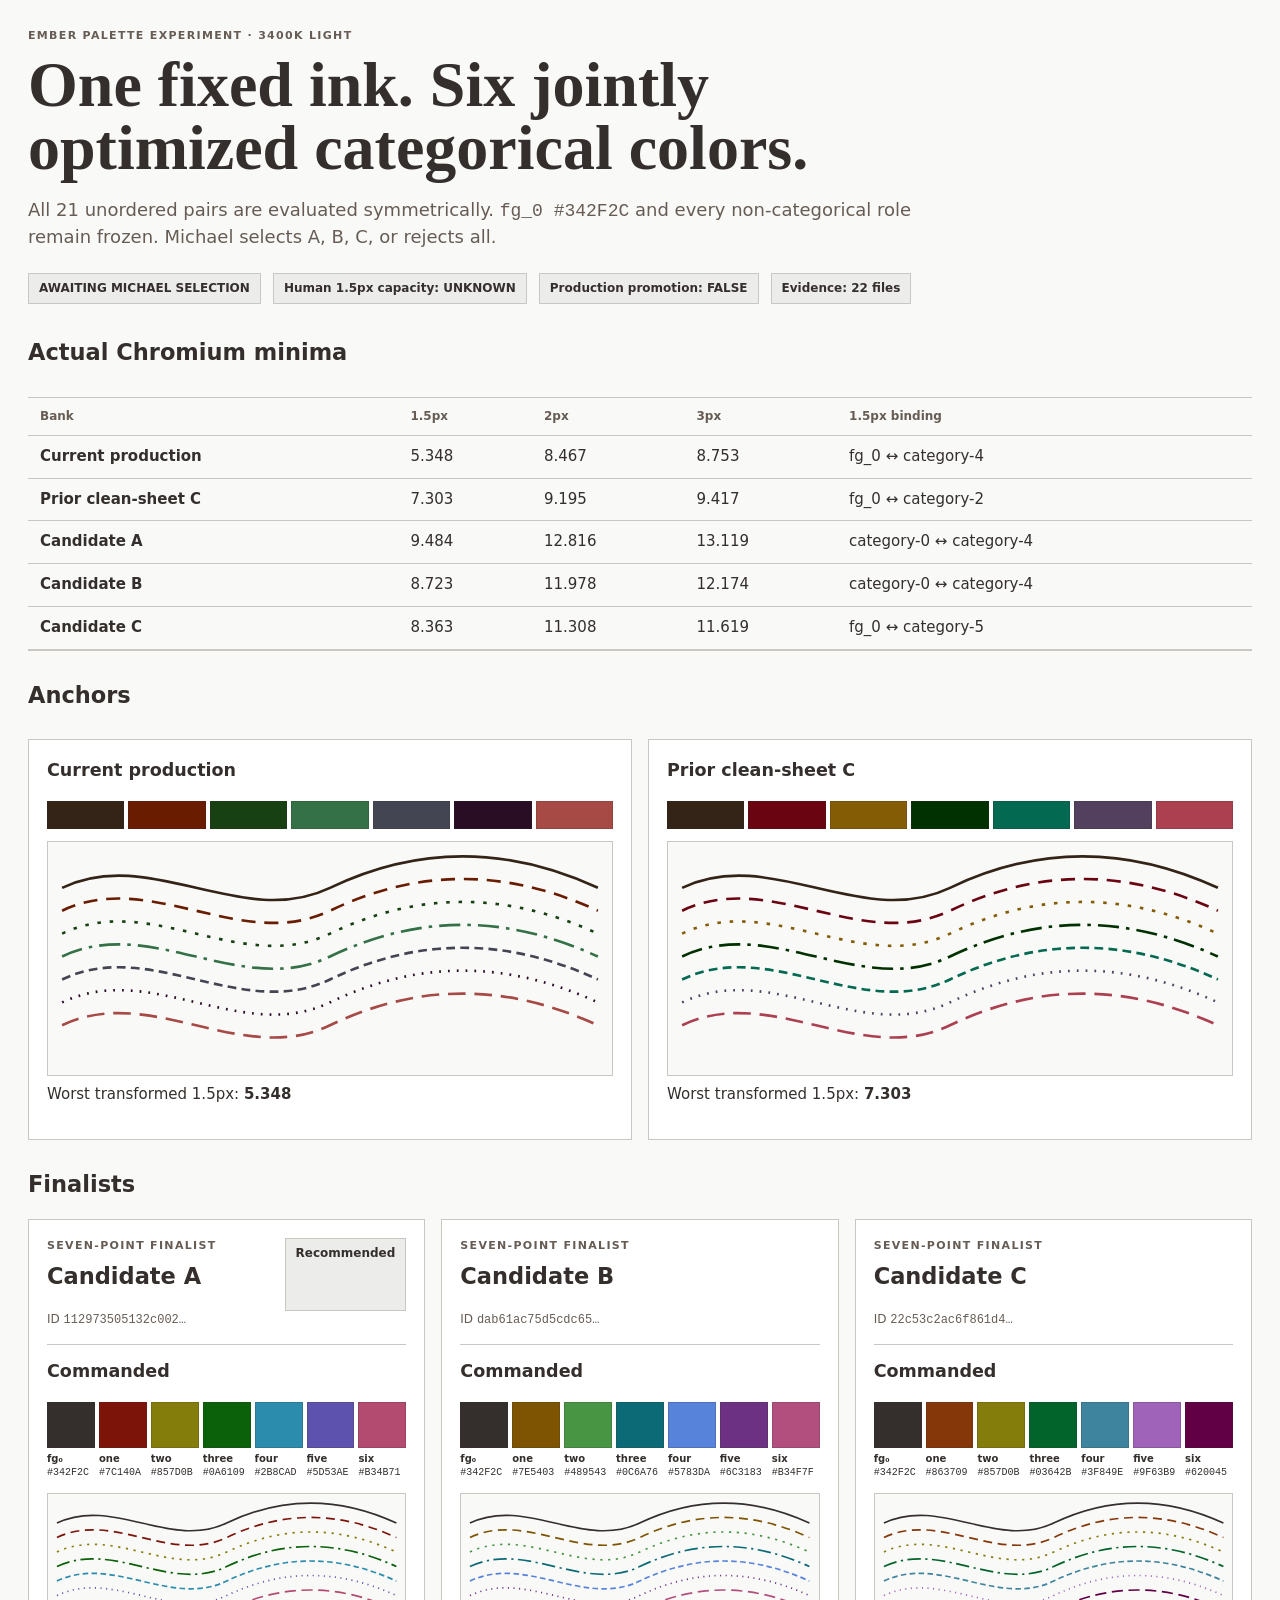
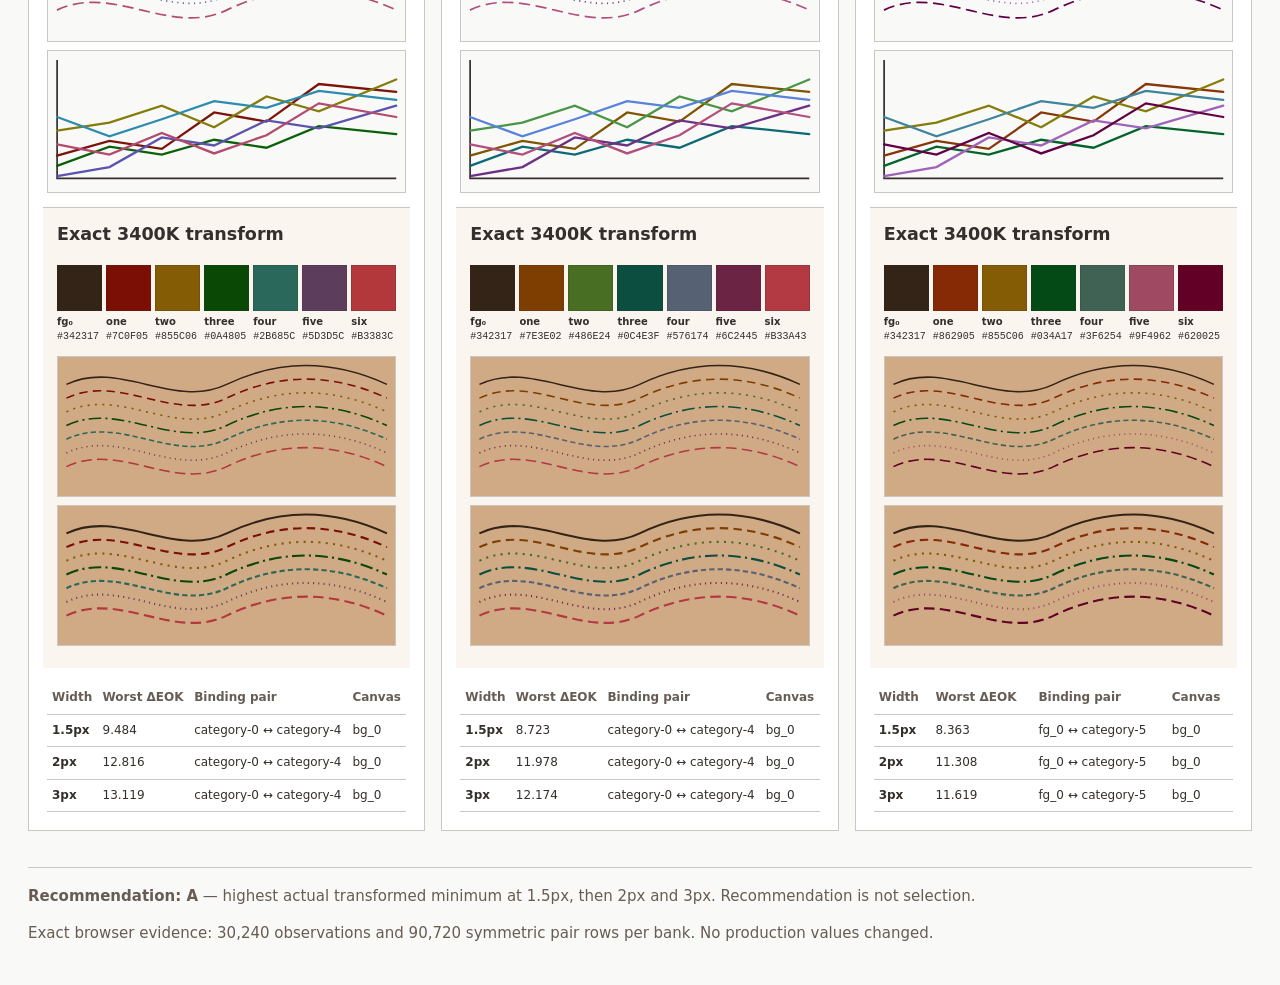
<file: docs/experiments/3400k-light-thin-marks/review/g2-seven-point/index.html>
<!doctype html>
<html lang="en"><head><meta charset="utf-8"><meta name="viewport" content="width=device-width,initial-scale=1">
<title>Ember 3400K Light — fixed-fg₀ seven-point review</title>
<style>
:root{--bg:#f9f9f8;--panel:#ececeb;--ink:#342f2c;--muted:#665c54;--rule:#cac7c3;--accent:#8b4666}
*{box-sizing:border-box} body{margin:0;background:var(--bg);color:var(--ink);font:15px/1.45 ui-sans-serif,system-ui,-apple-system,sans-serif}
main{max-width:1680px;margin:auto;padding:28px} h1{font:700 clamp(30px,5vw,64px)/.98 ui-serif,Georgia,serif;max-width:960px;margin:10px 0 18px}
h2,h3,p{margin-top:0} .lede{max-width:900px;font-size:18px;color:var(--muted)} .eyebrow{text-transform:uppercase;letter-spacing:.12em;font-size:11px;font-weight:750;color:var(--muted);margin-bottom:6px}
.status{display:flex;gap:12px;flex-wrap:wrap;margin:22px 0 32px} .status span,.badge{border:1px solid var(--rule);padding:6px 10px;background:var(--panel);font-size:12px;font-weight:700}
.summary-wrap{overflow-x:auto;border-block:1px solid var(--rule);margin:28px 0} table{width:100%;border-collapse:collapse;white-space:nowrap} th,td{text-align:left;padding:10px 12px;border-bottom:1px solid var(--rule)} thead{font-size:12px;color:var(--muted)}
.benchmarks{display:grid;grid-template-columns:repeat(2,minmax(0,1fr));gap:16px;margin:28px 0} .benchmark,.candidate{border:1px solid var(--rule);background:#fff;padding:18px}
.finalists{display:grid;grid-template-columns:repeat(3,minmax(0,1fr));gap:16px;align-items:start} .candidate header{display:flex;justify-content:space-between;gap:12px} .candidate-id{font-size:12px;color:var(--muted)}
.candidate section{border-top:1px solid var(--rule);padding-top:14px;margin-top:14px} .transformed{background:#d8b08a22;padding:14px;margin-inline:-4px} .swatches{display:grid;grid-template-columns:repeat(7,minmax(0,1fr));gap:4px;margin:8px 0 12px} .swatch{min-width:0} .swatch-color{display:block;height:46px;background:var(--swatch);border:1px solid #342f2c33} .swatch-name,.swatch code{display:block;font-size:10px;overflow:hidden;text-overflow:ellipsis} .swatch-name{font-weight:700;margin-top:4px} .compact .swatch-color{height:28px}
.line-specimen,.finance{display:block;width:100%;height:auto;background:#f9f9f8;border:1px solid var(--rule);margin:8px 0} .transformed .line-specimen{background:#d0aa84} .metrics{font-size:12px;margin-top:14px} .metrics th,.metrics td{padding:7px 5px} code{font-family:ui-monospace,SFMono-Regular,monospace} footer{margin-top:36px;border-top:1px solid var(--rule);padding-top:18px;color:var(--muted)}
@media(max-width:1180px){.finalists{grid-template-columns:1fr} .candidate{display:grid;grid-template-columns:minmax(0,1fr) minmax(0,1fr);gap:14px} .candidate>header,.candidate>.candidate-id,.candidate>.metrics{grid-column:1/-1}}
@media(max-width:680px){main{padding:18px 12px} .benchmarks{grid-template-columns:1fr} .finalists,.candidate,section{min-width:0;max-width:100%} .candidate{display:block;width:100%;padding:14px} .summary-wrap{overflow:visible} .summary-wrap table{table-layout:fixed;white-space:normal;font-size:12px} .summary-wrap th:nth-child(5),.summary-wrap td:nth-child(5){display:none} .summary-wrap th:first-child,.summary-wrap td:first-child{width:43%} .swatch-color{height:38px} .swatch-name{display:none} .swatch code{font-size:8px;writing-mode:vertical-rl;height:56px} th,td{padding:8px}}
</style></head><body><main>
<p class="eyebrow">Ember palette experiment · 3400K Light</p><h1>One fixed ink. Six jointly optimized categorical colors.</h1>
<p class="lede">All 21 unordered pairs are evaluated symmetrically. <code>fg_0 #342F2C</code> and every non-categorical role remain frozen. Michael selects A, B, C, or rejects all.</p>
<div class="status"><span>AWAITING MICHAEL SELECTION</span><span>Human 1.5px capacity: UNKNOWN</span><span>Production promotion: FALSE</span><span>Evidence: 22 files</span></div>
<section><h2>Actual Chromium minima</h2><div class="summary-wrap"><table><thead><tr><th>Bank</th><th>1.5px</th><th>2px</th><th>3px</th><th>1.5px binding</th></tr></thead><tbody><tr><th>Current production</th><td>5.348</td><td>8.467</td><td>8.753</td><td>fg_0 ↔ category-4</td></tr><tr><th>Prior clean-sheet C</th><td>7.303</td><td>9.195</td><td>9.417</td><td>fg_0 ↔ category-2</td></tr><tr><th>Candidate A</th><td>9.484</td><td>12.816</td><td>13.119</td><td>category-0 ↔ category-4</td></tr><tr><th>Candidate B</th><td>8.723</td><td>11.978</td><td>12.174</td><td>category-0 ↔ category-4</td></tr><tr><th>Candidate C</th><td>8.363</td><td>11.308</td><td>11.619</td><td>fg_0 ↔ category-5</td></tr></tbody></table></div></section>
<section><h2>Anchors</h2><div class="benchmarks"><article class="benchmark"><h3>Current production</h3><div class="swatches compact"><div class="swatch" style="--swatch:#342317"><span class="swatch-color"></span></div><div class="swatch" style="--swatch:#6A1C00"><span class="swatch-color"></span></div><div class="swatch" style="--swatch:#184113"><span class="swatch-color"></span></div><div class="swatch" style="--swatch:#357146"><span class="swatch-color"></span></div><div class="swatch" style="--swatch:#444552"><span class="swatch-color"></span></div><div class="swatch" style="--swatch:#280D24"><span class="swatch-color"></span></div><div class="swatch" style="--swatch:#A74945"><span class="swatch-color"></span></div></div><svg class="line-specimen" viewBox="0 0 320 132" role="img" aria-label="Seven-point 1.5px thin-mark specimen Current production"><path d="M8 26 C58 2 110 50 160 26 S260 2 312 26" stroke="#342317" stroke-width="1.5" stroke-dasharray="" fill="none" /><path d="M8 39 C58 15 110 63 160 39 S260 15 312 39" stroke="#6A1C00" stroke-width="1.5" stroke-dasharray="8 5" fill="none" /><path d="M8 52 C58 28 110 76 160 52 S260 28 312 52" stroke="#184113" stroke-width="1.5" stroke-dasharray="2 5" fill="none" /><path d="M8 65 C58 41 110 89 160 65 S260 41 312 65" stroke="#357146" stroke-width="1.5" stroke-dasharray="12 4 2 4" fill="none" /><path d="M8 78 C58 54 110 102 160 78 S260 54 312 78" stroke="#444552" stroke-width="1.5" stroke-dasharray="5 3" fill="none" /><path d="M8 91 C58 67 110 115 160 91 S260 67 312 91" stroke="#280D24" stroke-width="1.5" stroke-dasharray="1 4" fill="none" /><path d="M8 104 C58 80 110 128 160 104 S260 80 312 104" stroke="#A74945" stroke-width="1.5" stroke-dasharray="10 5" fill="none" /></svg><p>Worst transformed 1.5px: <strong>5.348</strong></p></article><article class="benchmark"><h3>Prior clean-sheet C</h3><div class="swatches compact"><div class="swatch" style="--swatch:#342317"><span class="swatch-color"></span></div><div class="swatch" style="--swatch:#6B0411"><span class="swatch-color"></span></div><div class="swatch" style="--swatch:#855C06"><span class="swatch-color"></span></div><div class="swatch" style="--swatch:#023101"><span class="swatch-color"></span></div><div class="swatch" style="--swatch:#036950"><span class="swatch-color"></span></div><div class="swatch" style="--swatch:#52405E"><span class="swatch-color"></span></div><div class="swatch" style="--swatch:#AD4050"><span class="swatch-color"></span></div></div><svg class="line-specimen" viewBox="0 0 320 132" role="img" aria-label="Seven-point 1.5px thin-mark specimen Prior clean-sheet C"><path d="M8 26 C58 2 110 50 160 26 S260 2 312 26" stroke="#342317" stroke-width="1.5" stroke-dasharray="" fill="none" /><path d="M8 39 C58 15 110 63 160 39 S260 15 312 39" stroke="#6B0411" stroke-width="1.5" stroke-dasharray="8 5" fill="none" /><path d="M8 52 C58 28 110 76 160 52 S260 28 312 52" stroke="#855C06" stroke-width="1.5" stroke-dasharray="2 5" fill="none" /><path d="M8 65 C58 41 110 89 160 65 S260 41 312 65" stroke="#023101" stroke-width="1.5" stroke-dasharray="12 4 2 4" fill="none" /><path d="M8 78 C58 54 110 102 160 78 S260 54 312 78" stroke="#036950" stroke-width="1.5" stroke-dasharray="5 3" fill="none" /><path d="M8 91 C58 67 110 115 160 91 S260 67 312 91" stroke="#52405E" stroke-width="1.5" stroke-dasharray="1 4" fill="none" /><path d="M8 104 C58 80 110 128 160 104 S260 80 312 104" stroke="#AD4050" stroke-width="1.5" stroke-dasharray="10 5" fill="none" /></svg><p>Worst transformed 1.5px: <strong>7.303</strong></p></article></div></section>
<section><h2>Finalists</h2><div class="finalists">
<article class="candidate" id="candidate-a">
  <header><div><p class="eyebrow">Seven-point finalist</p><h2>Candidate A</h2></div><span class="badge">Recommended</span></header>
  <p class="candidate-id">ID <code>112973505132c002…</code></p>
  <section><h3>Commanded</h3><div class="swatches"><div class="swatch" style="--swatch:#342F2C"><span class="swatch-color"></span><span class="swatch-name">fg₀</span><code>#342F2C</code></div><div class="swatch" style="--swatch:#7C140A"><span class="swatch-color"></span><span class="swatch-name">one</span><code>#7C140A</code></div><div class="swatch" style="--swatch:#857D0B"><span class="swatch-color"></span><span class="swatch-name">two</span><code>#857D0B</code></div><div class="swatch" style="--swatch:#0A6109"><span class="swatch-color"></span><span class="swatch-name">three</span><code>#0A6109</code></div><div class="swatch" style="--swatch:#2B8CAD"><span class="swatch-color"></span><span class="swatch-name">four</span><code>#2B8CAD</code></div><div class="swatch" style="--swatch:#5D53AE"><span class="swatch-color"></span><span class="swatch-name">five</span><code>#5D53AE</code></div><div class="swatch" style="--swatch:#B34B71"><span class="swatch-color"></span><span class="swatch-name">six</span><code>#B34B71</code></div></div>
  <svg class="line-specimen" viewBox="0 0 320 132" role="img" aria-label="Seven-point 1.5px thin-mark specimen commanded on bg0"><path d="M8 26 C58 2 110 50 160 26 S260 2 312 26" stroke="#342F2C" stroke-width="1.5" stroke-dasharray="" fill="none" /><path d="M8 39 C58 15 110 63 160 39 S260 15 312 39" stroke="#7C140A" stroke-width="1.5" stroke-dasharray="8 5" fill="none" /><path d="M8 52 C58 28 110 76 160 52 S260 28 312 52" stroke="#857D0B" stroke-width="1.5" stroke-dasharray="2 5" fill="none" /><path d="M8 65 C58 41 110 89 160 65 S260 41 312 65" stroke="#0A6109" stroke-width="1.5" stroke-dasharray="12 4 2 4" fill="none" /><path d="M8 78 C58 54 110 102 160 78 S260 54 312 78" stroke="#2B8CAD" stroke-width="1.5" stroke-dasharray="5 3" fill="none" /><path d="M8 91 C58 67 110 115 160 91 S260 67 312 91" stroke="#5D53AE" stroke-width="1.5" stroke-dasharray="1 4" fill="none" /><path d="M8 104 C58 80 110 128 160 104 S260 80 312 104" stroke="#B34B71" stroke-width="1.5" stroke-dasharray="10 5" fill="none" /></svg><svg class="finance" viewBox="0 0 314 124" role="img" aria-label="Six categorical series with fixed foreground axes"><path d="M8 8 V112 H306" stroke="#342F2C" stroke-width="1.5" fill="none" /><path d="M8 92 L54 79 L100 86 L146 54 L192 62 L238 29 L306 36" stroke="#7C140A" stroke-width="2" fill="none" stroke-linecap="round" /><path d="M8 70 L54 63 L100 48 L146 67 L192 40 L238 53 L306 25" stroke="#857D0B" stroke-width="2" fill="none" stroke-linecap="round" /><path d="M8 101 L54 84 L100 91 L146 78 L192 85 L238 66 L306 73" stroke="#0A6109" stroke-width="2" fill="none" stroke-linecap="round" /><path d="M8 58 L54 75 L100 60 L146 44 L192 50 L238 35 L306 43" stroke="#2B8CAD" stroke-width="2" fill="none" stroke-linecap="round" /><path d="M8 110 L54 102 L100 76 L146 83 L192 61 L238 68 L306 48" stroke="#5D53AE" stroke-width="2" fill="none" stroke-linecap="round" /><path d="M8 82 L54 91 L100 72 L146 90 L192 74 L238 46 L306 58" stroke="#B34B71" stroke-width="2" fill="none" stroke-linecap="round" /></svg></section>
  <section class="transformed"><h3>Exact 3400K transform</h3><div class="swatches"><div class="swatch" style="--swatch:#342317"><span class="swatch-color"></span><span class="swatch-name">fg₀</span><code>#342317</code></div><div class="swatch" style="--swatch:#7C0F05"><span class="swatch-color"></span><span class="swatch-name">one</span><code>#7C0F05</code></div><div class="swatch" style="--swatch:#855C06"><span class="swatch-color"></span><span class="swatch-name">two</span><code>#855C06</code></div><div class="swatch" style="--swatch:#0A4805"><span class="swatch-color"></span><span class="swatch-name">three</span><code>#0A4805</code></div><div class="swatch" style="--swatch:#2B685C"><span class="swatch-color"></span><span class="swatch-name">four</span><code>#2B685C</code></div><div class="swatch" style="--swatch:#5D3D5C"><span class="swatch-color"></span><span class="swatch-name">five</span><code>#5D3D5C</code></div><div class="swatch" style="--swatch:#B3383C"><span class="swatch-color"></span><span class="swatch-name">six</span><code>#B3383C</code></div></div>
  <svg class="line-specimen" viewBox="0 0 320 132" role="img" aria-label="Seven-point 1.5px thin-mark specimen transformed on bg0"><path d="M8 26 C58 2 110 50 160 26 S260 2 312 26" stroke="#342317" stroke-width="1.5" stroke-dasharray="" fill="none" /><path d="M8 39 C58 15 110 63 160 39 S260 15 312 39" stroke="#7C0F05" stroke-width="1.5" stroke-dasharray="8 5" fill="none" /><path d="M8 52 C58 28 110 76 160 52 S260 28 312 52" stroke="#855C06" stroke-width="1.5" stroke-dasharray="2 5" fill="none" /><path d="M8 65 C58 41 110 89 160 65 S260 41 312 65" stroke="#0A4805" stroke-width="1.5" stroke-dasharray="12 4 2 4" fill="none" /><path d="M8 78 C58 54 110 102 160 78 S260 54 312 78" stroke="#2B685C" stroke-width="1.5" stroke-dasharray="5 3" fill="none" /><path d="M8 91 C58 67 110 115 160 91 S260 67 312 91" stroke="#5D3D5C" stroke-width="1.5" stroke-dasharray="1 4" fill="none" /><path d="M8 104 C58 80 110 128 160 104 S260 80 312 104" stroke="#B3383C" stroke-width="1.5" stroke-dasharray="10 5" fill="none" /></svg>
  <svg class="line-specimen" viewBox="0 0 320 132" role="img" aria-label="Seven-point 2px thin-mark specimen transformed on bg1"><path d="M8 26 C58 2 110 50 160 26 S260 2 312 26" stroke="#342317" stroke-width="2.0" stroke-dasharray="" fill="none" /><path d="M8 39 C58 15 110 63 160 39 S260 15 312 39" stroke="#7C0F05" stroke-width="2.0" stroke-dasharray="8 5" fill="none" /><path d="M8 52 C58 28 110 76 160 52 S260 28 312 52" stroke="#855C06" stroke-width="2.0" stroke-dasharray="2 5" fill="none" /><path d="M8 65 C58 41 110 89 160 65 S260 41 312 65" stroke="#0A4805" stroke-width="2.0" stroke-dasharray="12 4 2 4" fill="none" /><path d="M8 78 C58 54 110 102 160 78 S260 54 312 78" stroke="#2B685C" stroke-width="2.0" stroke-dasharray="5 3" fill="none" /><path d="M8 91 C58 67 110 115 160 91 S260 67 312 91" stroke="#5D3D5C" stroke-width="2.0" stroke-dasharray="1 4" fill="none" /><path d="M8 104 C58 80 110 128 160 104 S260 80 312 104" stroke="#B3383C" stroke-width="2.0" stroke-dasharray="10 5" fill="none" /></svg></section>
  <table class="metrics"><thead><tr><th>Width</th><th>Worst ΔEOK</th><th>Binding pair</th><th>Canvas</th></tr></thead><tbody><tr><th>1.5px</th><td>9.484</td><td>category-0 ↔ category-4</td><td>bg_0</td></tr><tr><th>2px</th><td>12.816</td><td>category-0 ↔ category-4</td><td>bg_0</td></tr><tr><th>3px</th><td>13.119</td><td>category-0 ↔ category-4</td><td>bg_0</td></tr></tbody></table>
</article>
<article class="candidate" id="candidate-b">
  <header><div><p class="eyebrow">Seven-point finalist</p><h2>Candidate B</h2></div></header>
  <p class="candidate-id">ID <code>dab61ac75d5cdc65…</code></p>
  <section><h3>Commanded</h3><div class="swatches"><div class="swatch" style="--swatch:#342F2C"><span class="swatch-color"></span><span class="swatch-name">fg₀</span><code>#342F2C</code></div><div class="swatch" style="--swatch:#7E5403"><span class="swatch-color"></span><span class="swatch-name">one</span><code>#7E5403</code></div><div class="swatch" style="--swatch:#489543"><span class="swatch-color"></span><span class="swatch-name">two</span><code>#489543</code></div><div class="swatch" style="--swatch:#0C6A76"><span class="swatch-color"></span><span class="swatch-name">three</span><code>#0C6A76</code></div><div class="swatch" style="--swatch:#5783DA"><span class="swatch-color"></span><span class="swatch-name">four</span><code>#5783DA</code></div><div class="swatch" style="--swatch:#6C3183"><span class="swatch-color"></span><span class="swatch-name">five</span><code>#6C3183</code></div><div class="swatch" style="--swatch:#B34F7F"><span class="swatch-color"></span><span class="swatch-name">six</span><code>#B34F7F</code></div></div>
  <svg class="line-specimen" viewBox="0 0 320 132" role="img" aria-label="Seven-point 1.5px thin-mark specimen commanded on bg0"><path d="M8 26 C58 2 110 50 160 26 S260 2 312 26" stroke="#342F2C" stroke-width="1.5" stroke-dasharray="" fill="none" /><path d="M8 39 C58 15 110 63 160 39 S260 15 312 39" stroke="#7E5403" stroke-width="1.5" stroke-dasharray="8 5" fill="none" /><path d="M8 52 C58 28 110 76 160 52 S260 28 312 52" stroke="#489543" stroke-width="1.5" stroke-dasharray="2 5" fill="none" /><path d="M8 65 C58 41 110 89 160 65 S260 41 312 65" stroke="#0C6A76" stroke-width="1.5" stroke-dasharray="12 4 2 4" fill="none" /><path d="M8 78 C58 54 110 102 160 78 S260 54 312 78" stroke="#5783DA" stroke-width="1.5" stroke-dasharray="5 3" fill="none" /><path d="M8 91 C58 67 110 115 160 91 S260 67 312 91" stroke="#6C3183" stroke-width="1.5" stroke-dasharray="1 4" fill="none" /><path d="M8 104 C58 80 110 128 160 104 S260 80 312 104" stroke="#B34F7F" stroke-width="1.5" stroke-dasharray="10 5" fill="none" /></svg><svg class="finance" viewBox="0 0 314 124" role="img" aria-label="Six categorical series with fixed foreground axes"><path d="M8 8 V112 H306" stroke="#342F2C" stroke-width="1.5" fill="none" /><path d="M8 92 L54 79 L100 86 L146 54 L192 62 L238 29 L306 36" stroke="#7E5403" stroke-width="2" fill="none" stroke-linecap="round" /><path d="M8 70 L54 63 L100 48 L146 67 L192 40 L238 53 L306 25" stroke="#489543" stroke-width="2" fill="none" stroke-linecap="round" /><path d="M8 101 L54 84 L100 91 L146 78 L192 85 L238 66 L306 73" stroke="#0C6A76" stroke-width="2" fill="none" stroke-linecap="round" /><path d="M8 58 L54 75 L100 60 L146 44 L192 50 L238 35 L306 43" stroke="#5783DA" stroke-width="2" fill="none" stroke-linecap="round" /><path d="M8 110 L54 102 L100 76 L146 83 L192 61 L238 68 L306 48" stroke="#6C3183" stroke-width="2" fill="none" stroke-linecap="round" /><path d="M8 82 L54 91 L100 72 L146 90 L192 74 L238 46 L306 58" stroke="#B34F7F" stroke-width="2" fill="none" stroke-linecap="round" /></svg></section>
  <section class="transformed"><h3>Exact 3400K transform</h3><div class="swatches"><div class="swatch" style="--swatch:#342317"><span class="swatch-color"></span><span class="swatch-name">fg₀</span><code>#342317</code></div><div class="swatch" style="--swatch:#7E3E02"><span class="swatch-color"></span><span class="swatch-name">one</span><code>#7E3E02</code></div><div class="swatch" style="--swatch:#486E24"><span class="swatch-color"></span><span class="swatch-name">two</span><code>#486E24</code></div><div class="swatch" style="--swatch:#0C4E3F"><span class="swatch-color"></span><span class="swatch-name">three</span><code>#0C4E3F</code></div><div class="swatch" style="--swatch:#576174"><span class="swatch-color"></span><span class="swatch-name">four</span><code>#576174</code></div><div class="swatch" style="--swatch:#6C2445"><span class="swatch-color"></span><span class="swatch-name">five</span><code>#6C2445</code></div><div class="swatch" style="--swatch:#B33A43"><span class="swatch-color"></span><span class="swatch-name">six</span><code>#B33A43</code></div></div>
  <svg class="line-specimen" viewBox="0 0 320 132" role="img" aria-label="Seven-point 1.5px thin-mark specimen transformed on bg0"><path d="M8 26 C58 2 110 50 160 26 S260 2 312 26" stroke="#342317" stroke-width="1.5" stroke-dasharray="" fill="none" /><path d="M8 39 C58 15 110 63 160 39 S260 15 312 39" stroke="#7E3E02" stroke-width="1.5" stroke-dasharray="8 5" fill="none" /><path d="M8 52 C58 28 110 76 160 52 S260 28 312 52" stroke="#486E24" stroke-width="1.5" stroke-dasharray="2 5" fill="none" /><path d="M8 65 C58 41 110 89 160 65 S260 41 312 65" stroke="#0C4E3F" stroke-width="1.5" stroke-dasharray="12 4 2 4" fill="none" /><path d="M8 78 C58 54 110 102 160 78 S260 54 312 78" stroke="#576174" stroke-width="1.5" stroke-dasharray="5 3" fill="none" /><path d="M8 91 C58 67 110 115 160 91 S260 67 312 91" stroke="#6C2445" stroke-width="1.5" stroke-dasharray="1 4" fill="none" /><path d="M8 104 C58 80 110 128 160 104 S260 80 312 104" stroke="#B33A43" stroke-width="1.5" stroke-dasharray="10 5" fill="none" /></svg>
  <svg class="line-specimen" viewBox="0 0 320 132" role="img" aria-label="Seven-point 2px thin-mark specimen transformed on bg1"><path d="M8 26 C58 2 110 50 160 26 S260 2 312 26" stroke="#342317" stroke-width="2.0" stroke-dasharray="" fill="none" /><path d="M8 39 C58 15 110 63 160 39 S260 15 312 39" stroke="#7E3E02" stroke-width="2.0" stroke-dasharray="8 5" fill="none" /><path d="M8 52 C58 28 110 76 160 52 S260 28 312 52" stroke="#486E24" stroke-width="2.0" stroke-dasharray="2 5" fill="none" /><path d="M8 65 C58 41 110 89 160 65 S260 41 312 65" stroke="#0C4E3F" stroke-width="2.0" stroke-dasharray="12 4 2 4" fill="none" /><path d="M8 78 C58 54 110 102 160 78 S260 54 312 78" stroke="#576174" stroke-width="2.0" stroke-dasharray="5 3" fill="none" /><path d="M8 91 C58 67 110 115 160 91 S260 67 312 91" stroke="#6C2445" stroke-width="2.0" stroke-dasharray="1 4" fill="none" /><path d="M8 104 C58 80 110 128 160 104 S260 80 312 104" stroke="#B33A43" stroke-width="2.0" stroke-dasharray="10 5" fill="none" /></svg></section>
  <table class="metrics"><thead><tr><th>Width</th><th>Worst ΔEOK</th><th>Binding pair</th><th>Canvas</th></tr></thead><tbody><tr><th>1.5px</th><td>8.723</td><td>category-0 ↔ category-4</td><td>bg_0</td></tr><tr><th>2px</th><td>11.978</td><td>category-0 ↔ category-4</td><td>bg_0</td></tr><tr><th>3px</th><td>12.174</td><td>category-0 ↔ category-4</td><td>bg_0</td></tr></tbody></table>
</article>
<article class="candidate" id="candidate-c">
  <header><div><p class="eyebrow">Seven-point finalist</p><h2>Candidate C</h2></div></header>
  <p class="candidate-id">ID <code>22c53c2ac6f861d4…</code></p>
  <section><h3>Commanded</h3><div class="swatches"><div class="swatch" style="--swatch:#342F2C"><span class="swatch-color"></span><span class="swatch-name">fg₀</span><code>#342F2C</code></div><div class="swatch" style="--swatch:#863709"><span class="swatch-color"></span><span class="swatch-name">one</span><code>#863709</code></div><div class="swatch" style="--swatch:#857D0B"><span class="swatch-color"></span><span class="swatch-name">two</span><code>#857D0B</code></div><div class="swatch" style="--swatch:#03642B"><span class="swatch-color"></span><span class="swatch-name">three</span><code>#03642B</code></div><div class="swatch" style="--swatch:#3F849E"><span class="swatch-color"></span><span class="swatch-name">four</span><code>#3F849E</code></div><div class="swatch" style="--swatch:#9F63B9"><span class="swatch-color"></span><span class="swatch-name">five</span><code>#9F63B9</code></div><div class="swatch" style="--swatch:#620045"><span class="swatch-color"></span><span class="swatch-name">six</span><code>#620045</code></div></div>
  <svg class="line-specimen" viewBox="0 0 320 132" role="img" aria-label="Seven-point 1.5px thin-mark specimen commanded on bg0"><path d="M8 26 C58 2 110 50 160 26 S260 2 312 26" stroke="#342F2C" stroke-width="1.5" stroke-dasharray="" fill="none" /><path d="M8 39 C58 15 110 63 160 39 S260 15 312 39" stroke="#863709" stroke-width="1.5" stroke-dasharray="8 5" fill="none" /><path d="M8 52 C58 28 110 76 160 52 S260 28 312 52" stroke="#857D0B" stroke-width="1.5" stroke-dasharray="2 5" fill="none" /><path d="M8 65 C58 41 110 89 160 65 S260 41 312 65" stroke="#03642B" stroke-width="1.5" stroke-dasharray="12 4 2 4" fill="none" /><path d="M8 78 C58 54 110 102 160 78 S260 54 312 78" stroke="#3F849E" stroke-width="1.5" stroke-dasharray="5 3" fill="none" /><path d="M8 91 C58 67 110 115 160 91 S260 67 312 91" stroke="#9F63B9" stroke-width="1.5" stroke-dasharray="1 4" fill="none" /><path d="M8 104 C58 80 110 128 160 104 S260 80 312 104" stroke="#620045" stroke-width="1.5" stroke-dasharray="10 5" fill="none" /></svg><svg class="finance" viewBox="0 0 314 124" role="img" aria-label="Six categorical series with fixed foreground axes"><path d="M8 8 V112 H306" stroke="#342F2C" stroke-width="1.5" fill="none" /><path d="M8 92 L54 79 L100 86 L146 54 L192 62 L238 29 L306 36" stroke="#863709" stroke-width="2" fill="none" stroke-linecap="round" /><path d="M8 70 L54 63 L100 48 L146 67 L192 40 L238 53 L306 25" stroke="#857D0B" stroke-width="2" fill="none" stroke-linecap="round" /><path d="M8 101 L54 84 L100 91 L146 78 L192 85 L238 66 L306 73" stroke="#03642B" stroke-width="2" fill="none" stroke-linecap="round" /><path d="M8 58 L54 75 L100 60 L146 44 L192 50 L238 35 L306 43" stroke="#3F849E" stroke-width="2" fill="none" stroke-linecap="round" /><path d="M8 110 L54 102 L100 76 L146 83 L192 61 L238 68 L306 48" stroke="#9F63B9" stroke-width="2" fill="none" stroke-linecap="round" /><path d="M8 82 L54 91 L100 72 L146 90 L192 74 L238 46 L306 58" stroke="#620045" stroke-width="2" fill="none" stroke-linecap="round" /></svg></section>
  <section class="transformed"><h3>Exact 3400K transform</h3><div class="swatches"><div class="swatch" style="--swatch:#342317"><span class="swatch-color"></span><span class="swatch-name">fg₀</span><code>#342317</code></div><div class="swatch" style="--swatch:#862905"><span class="swatch-color"></span><span class="swatch-name">one</span><code>#862905</code></div><div class="swatch" style="--swatch:#855C06"><span class="swatch-color"></span><span class="swatch-name">two</span><code>#855C06</code></div><div class="swatch" style="--swatch:#034A17"><span class="swatch-color"></span><span class="swatch-name">three</span><code>#034A17</code></div><div class="swatch" style="--swatch:#3F6254"><span class="swatch-color"></span><span class="swatch-name">four</span><code>#3F6254</code></div><div class="swatch" style="--swatch:#9F4962"><span class="swatch-color"></span><span class="swatch-name">five</span><code>#9F4962</code></div><div class="swatch" style="--swatch:#620025"><span class="swatch-color"></span><span class="swatch-name">six</span><code>#620025</code></div></div>
  <svg class="line-specimen" viewBox="0 0 320 132" role="img" aria-label="Seven-point 1.5px thin-mark specimen transformed on bg0"><path d="M8 26 C58 2 110 50 160 26 S260 2 312 26" stroke="#342317" stroke-width="1.5" stroke-dasharray="" fill="none" /><path d="M8 39 C58 15 110 63 160 39 S260 15 312 39" stroke="#862905" stroke-width="1.5" stroke-dasharray="8 5" fill="none" /><path d="M8 52 C58 28 110 76 160 52 S260 28 312 52" stroke="#855C06" stroke-width="1.5" stroke-dasharray="2 5" fill="none" /><path d="M8 65 C58 41 110 89 160 65 S260 41 312 65" stroke="#034A17" stroke-width="1.5" stroke-dasharray="12 4 2 4" fill="none" /><path d="M8 78 C58 54 110 102 160 78 S260 54 312 78" stroke="#3F6254" stroke-width="1.5" stroke-dasharray="5 3" fill="none" /><path d="M8 91 C58 67 110 115 160 91 S260 67 312 91" stroke="#9F4962" stroke-width="1.5" stroke-dasharray="1 4" fill="none" /><path d="M8 104 C58 80 110 128 160 104 S260 80 312 104" stroke="#620025" stroke-width="1.5" stroke-dasharray="10 5" fill="none" /></svg>
  <svg class="line-specimen" viewBox="0 0 320 132" role="img" aria-label="Seven-point 2px thin-mark specimen transformed on bg1"><path d="M8 26 C58 2 110 50 160 26 S260 2 312 26" stroke="#342317" stroke-width="2.0" stroke-dasharray="" fill="none" /><path d="M8 39 C58 15 110 63 160 39 S260 15 312 39" stroke="#862905" stroke-width="2.0" stroke-dasharray="8 5" fill="none" /><path d="M8 52 C58 28 110 76 160 52 S260 28 312 52" stroke="#855C06" stroke-width="2.0" stroke-dasharray="2 5" fill="none" /><path d="M8 65 C58 41 110 89 160 65 S260 41 312 65" stroke="#034A17" stroke-width="2.0" stroke-dasharray="12 4 2 4" fill="none" /><path d="M8 78 C58 54 110 102 160 78 S260 54 312 78" stroke="#3F6254" stroke-width="2.0" stroke-dasharray="5 3" fill="none" /><path d="M8 91 C58 67 110 115 160 91 S260 67 312 91" stroke="#9F4962" stroke-width="2.0" stroke-dasharray="1 4" fill="none" /><path d="M8 104 C58 80 110 128 160 104 S260 80 312 104" stroke="#620025" stroke-width="2.0" stroke-dasharray="10 5" fill="none" /></svg></section>
  <table class="metrics"><thead><tr><th>Width</th><th>Worst ΔEOK</th><th>Binding pair</th><th>Canvas</th></tr></thead><tbody><tr><th>1.5px</th><td>8.363</td><td>fg_0 ↔ category-5</td><td>bg_0</td></tr><tr><th>2px</th><td>11.308</td><td>fg_0 ↔ category-5</td><td>bg_0</td></tr><tr><th>3px</th><td>11.619</td><td>fg_0 ↔ category-5</td><td>bg_0</td></tr></tbody></table>
</article></div></section>
<footer><p><strong>Recommendation: A</strong> — highest actual transformed minimum at 1.5px, then 2px and 3px. Recommendation is not selection.</p><p>Exact browser evidence: 30,240 observations and 90,720 symmetric pair rows per bank. No production values changed.</p></footer>
</main></body></html>
</file>
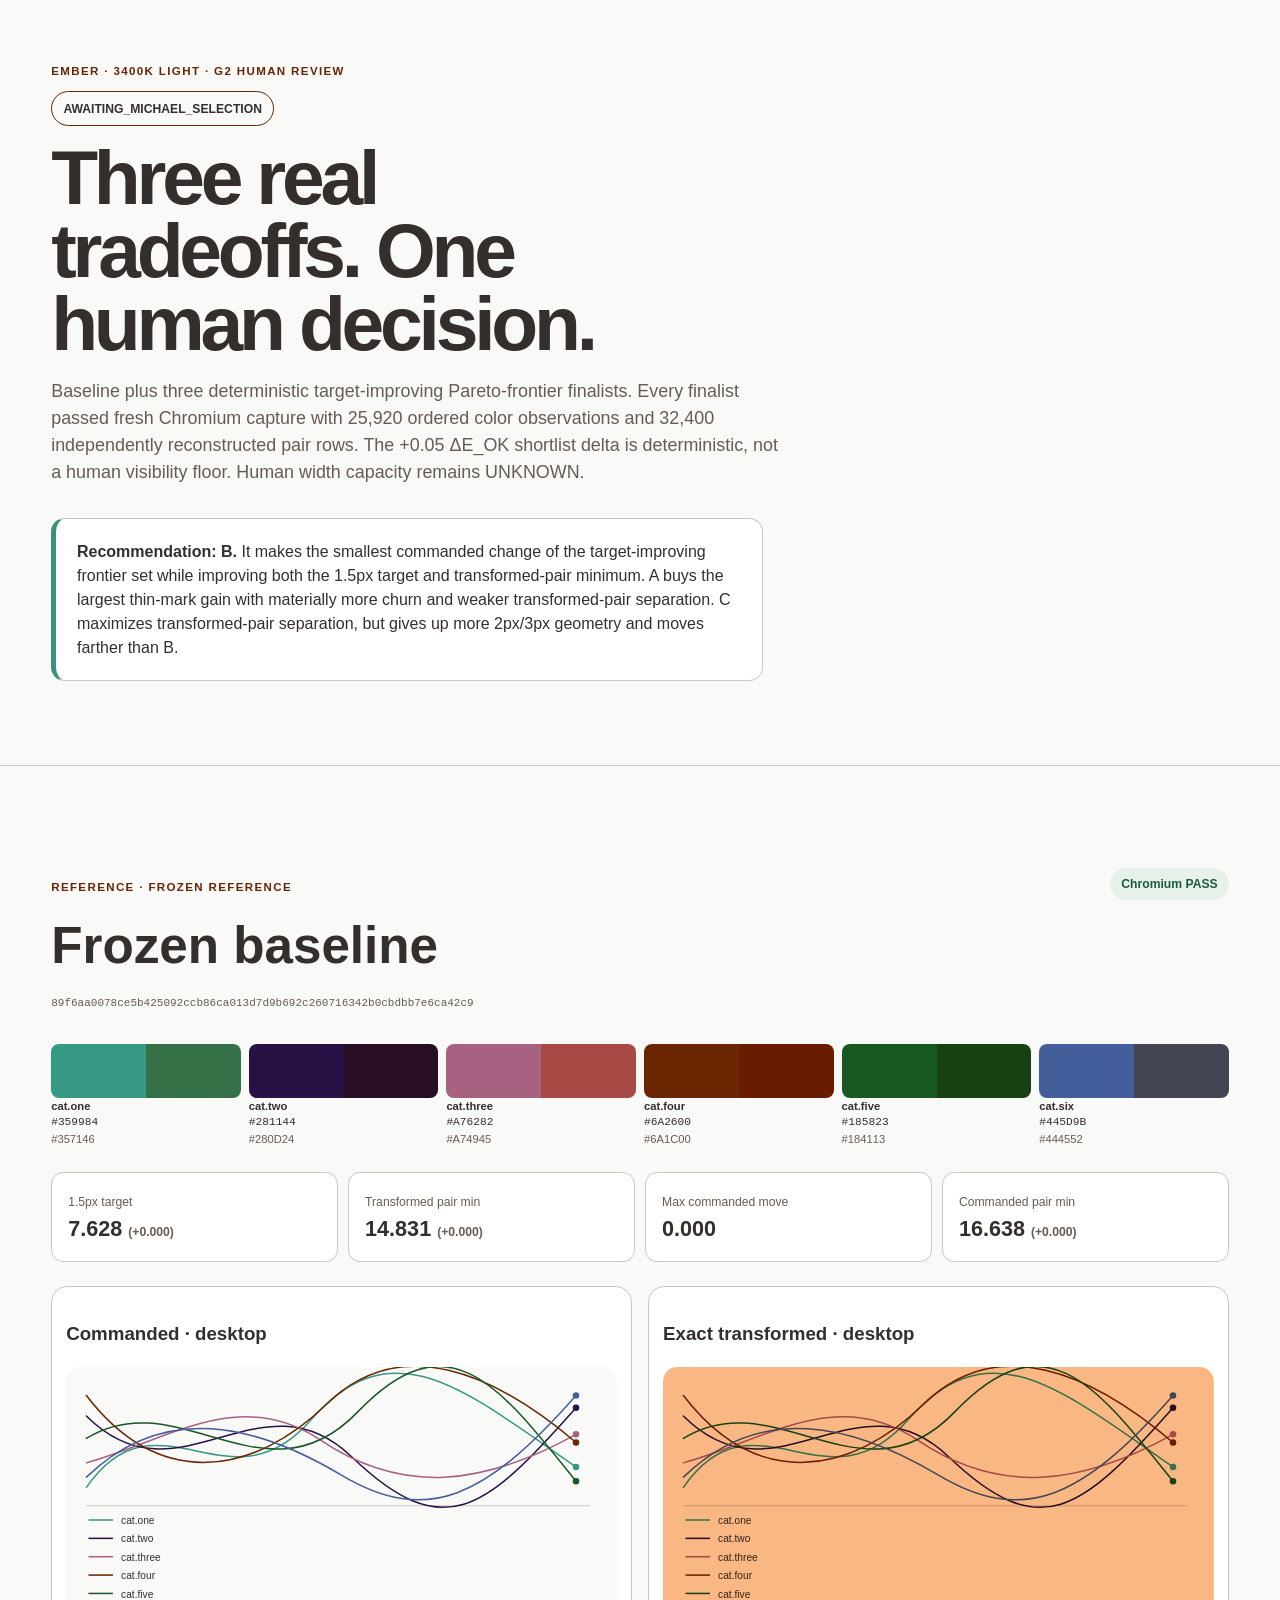
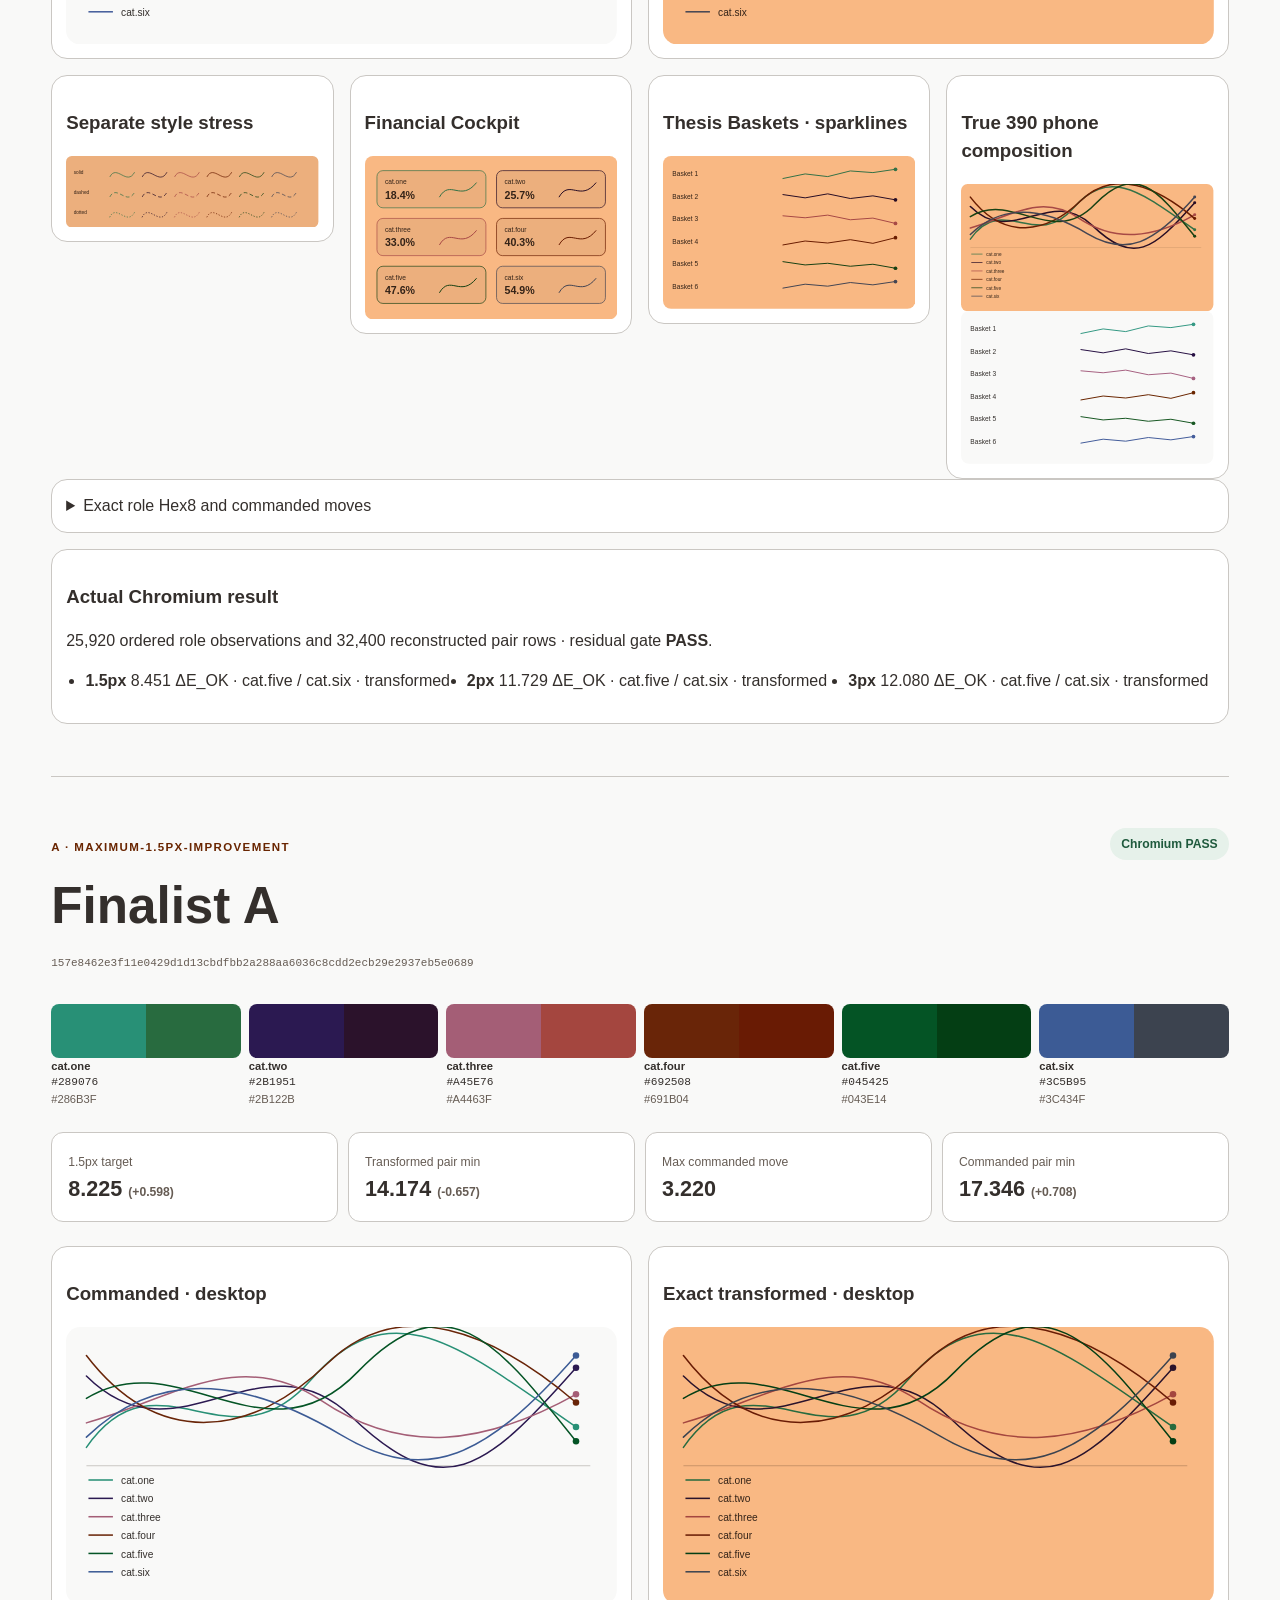
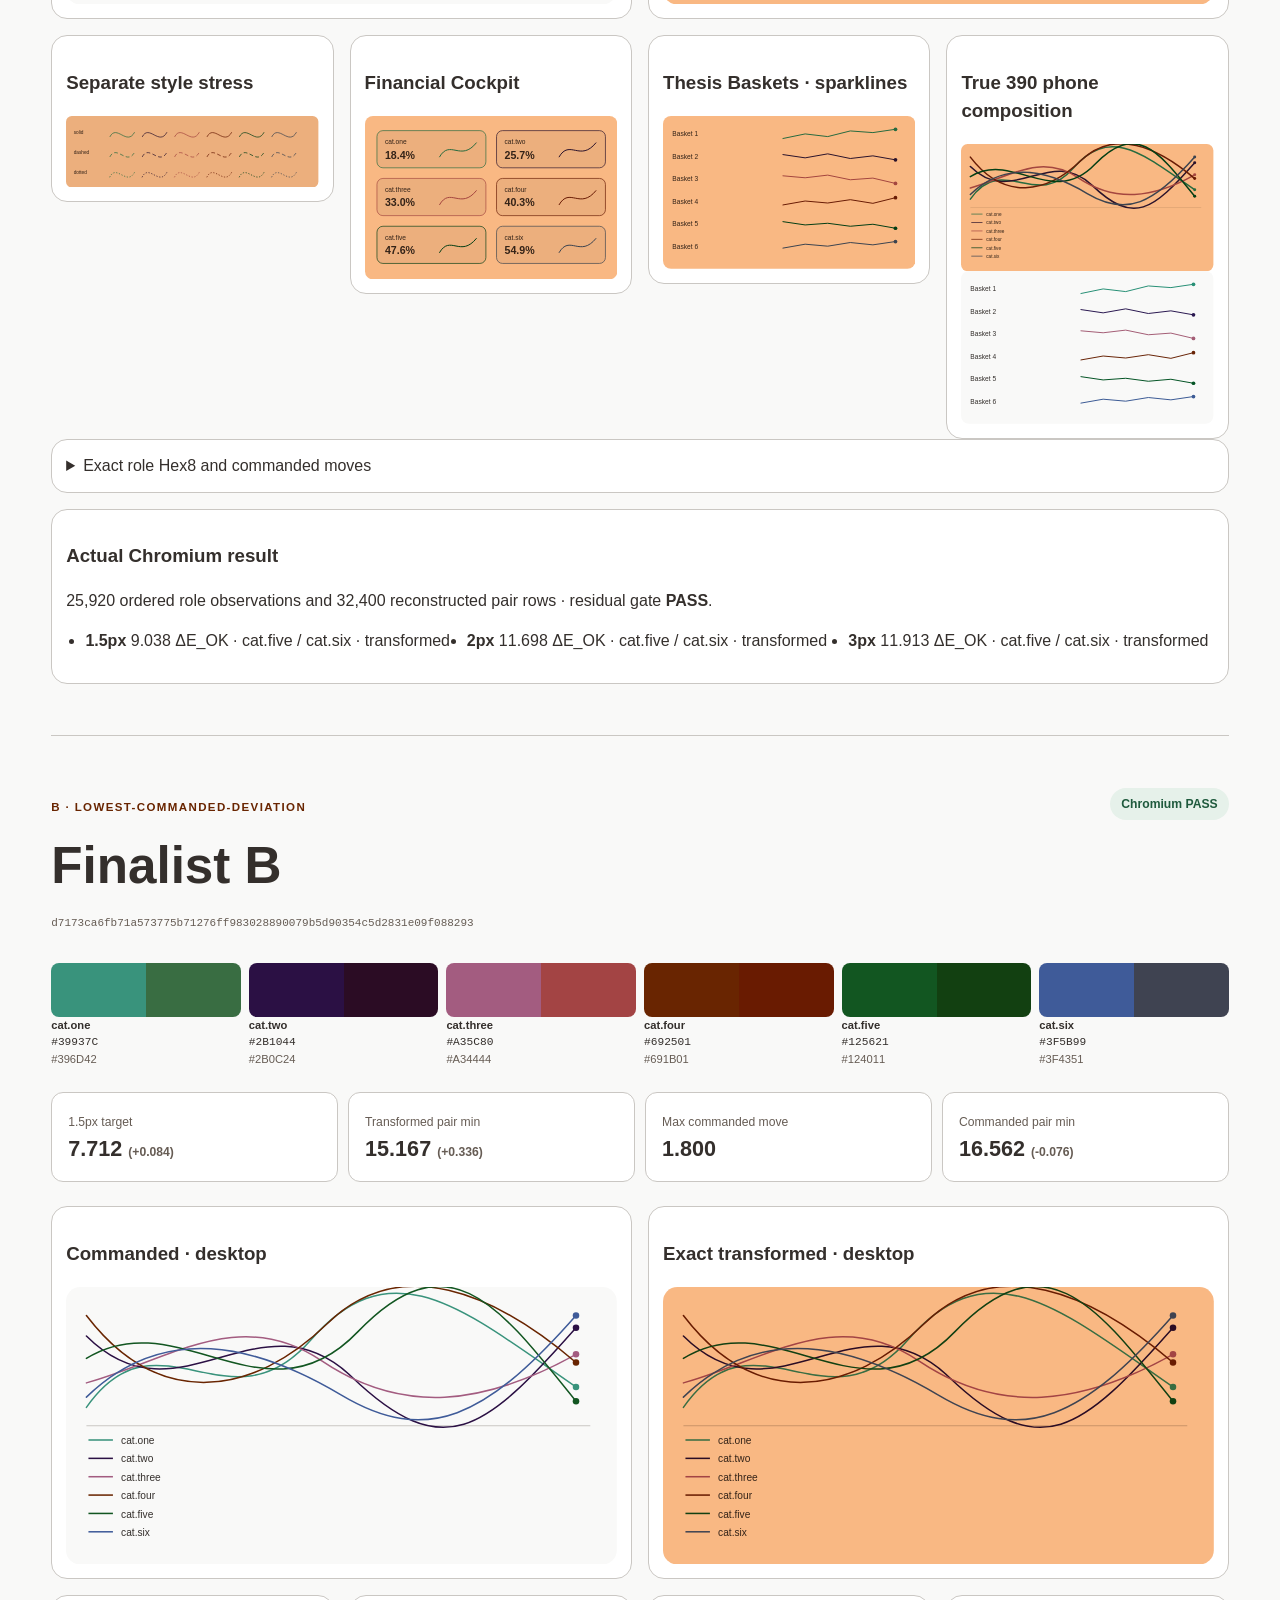
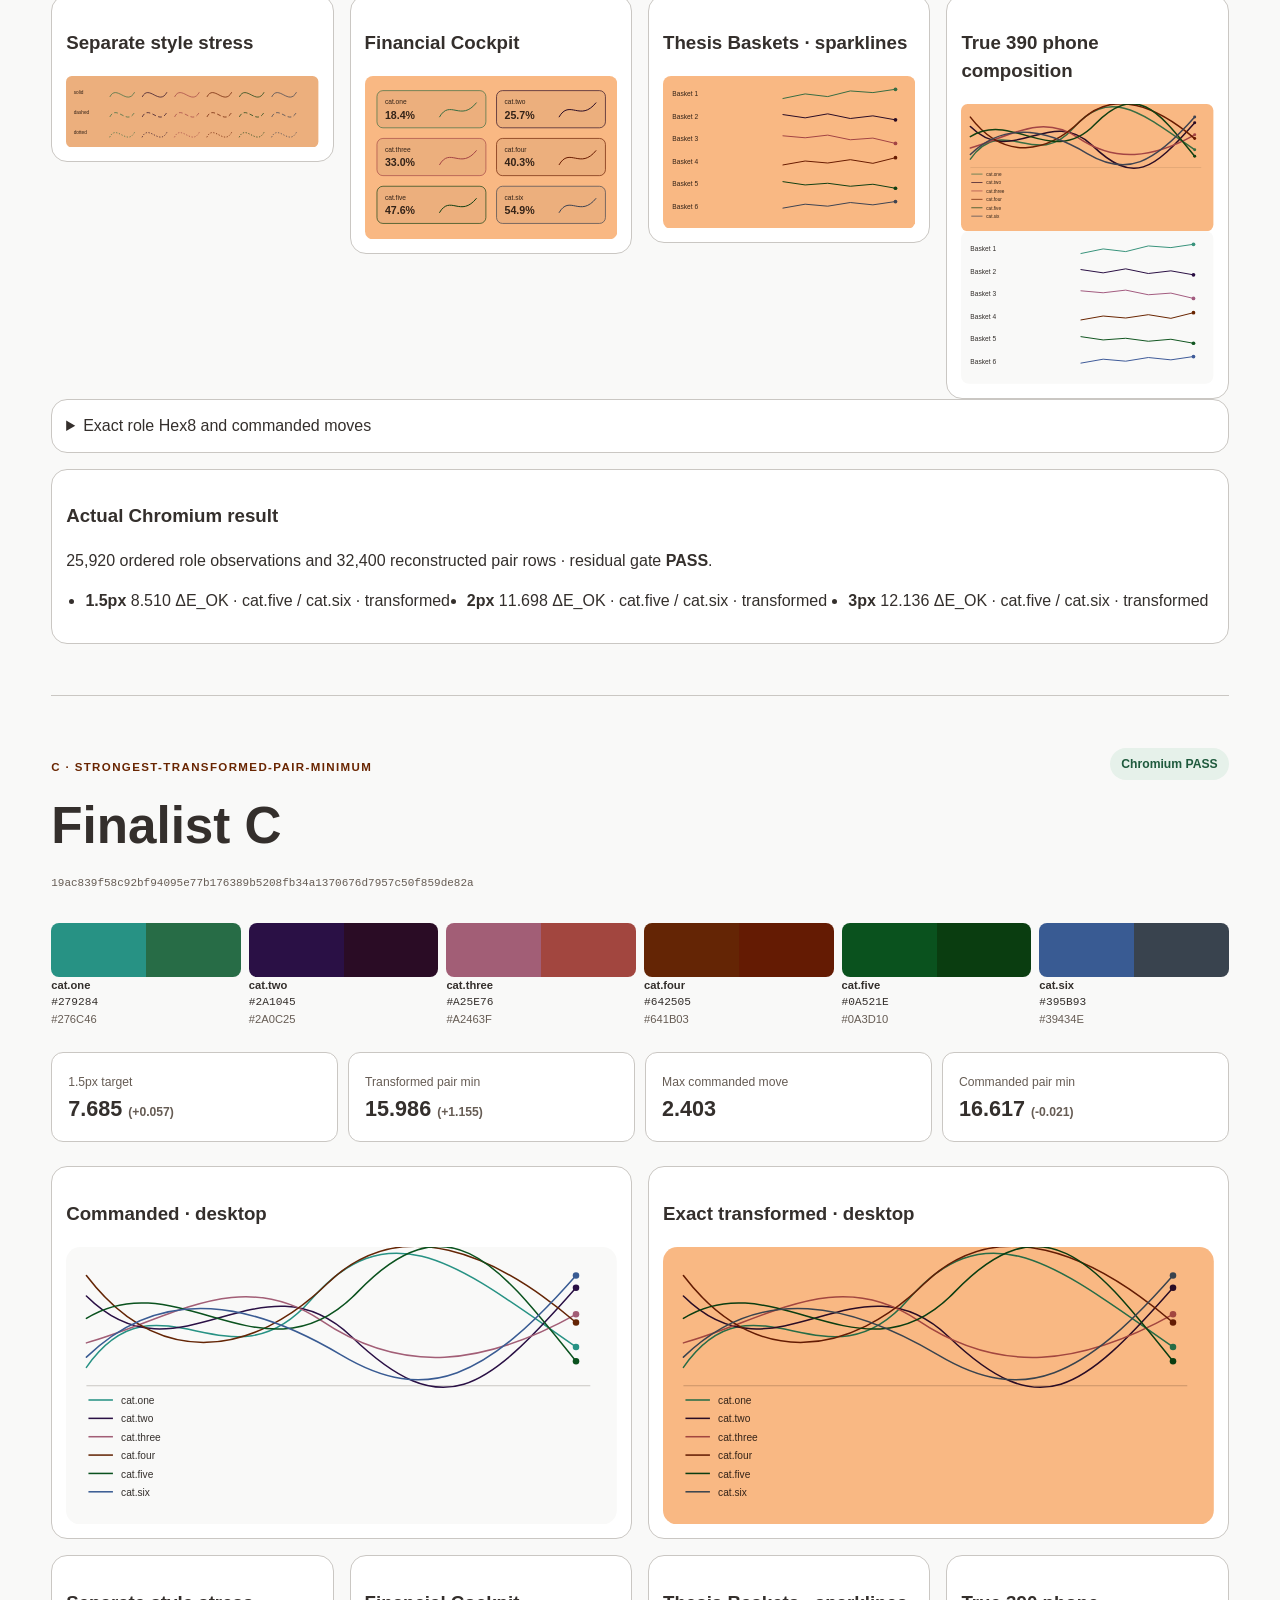
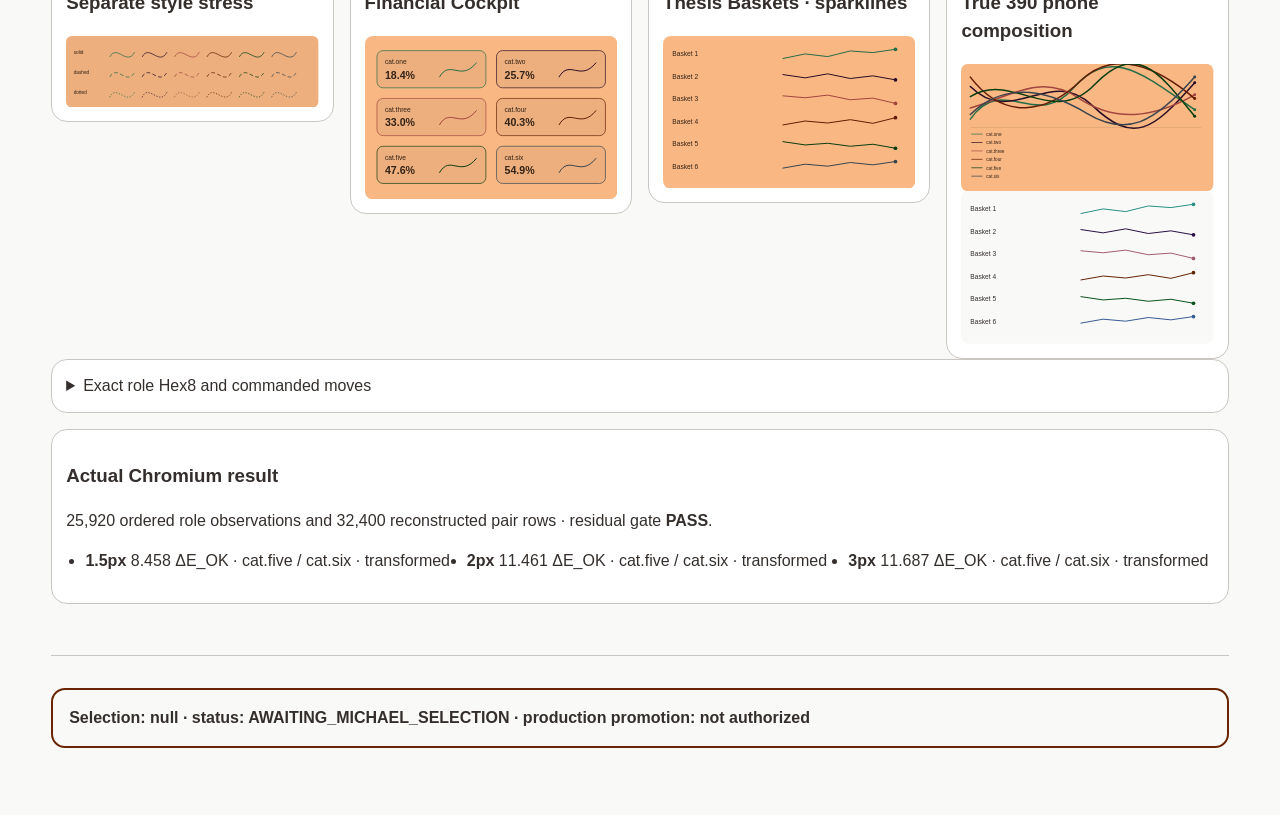
<file: docs/experiments/3400k-light-thin-marks/review/g2/index.html>
<!doctype html><html lang="en"><head><meta charset="utf-8"><meta name="viewport" content="width=device-width,initial-scale=1"><title>Ember G2 categorical finalists</title><style>
:root{color-scheme:light;--paper:#f9f9f8;--panel:#ececeb;--ink:#342f2c;--muted:#665c54;--rule:#cac7c3;--accent:#692501}*{box-sizing:border-box}html{background:var(--paper);color:var(--ink);font:16px/1.5 ui-sans-serif,-apple-system,BlinkMacSystemFont,"Segoe UI",sans-serif}body{margin:0;overflow-x:hidden}main,.top{width:min(1500px,100%);margin:auto;padding:clamp(18px,4vw,64px)}.top{border-bottom:1px solid var(--rule)}h1{font-size:clamp(2.2rem,6vw,5.4rem);line-height:.95;letter-spacing:-.055em;max-width:14ch;margin:.2em 0}.lede{max-width:74ch;font-size:1.12rem;color:var(--muted)}.eyebrow{text-transform:uppercase;letter-spacing:.12em;font-size:.72rem;font-weight:800;color:var(--accent)}.status{display:inline-flex;padding:.45rem .7rem;border:1px solid var(--accent);border-radius:999px;font-size:.76rem;font-weight:800}.recommendation{margin:2rem 0;padding:1.3rem;border:1px solid var(--rule);border-left:5px solid #39937c;background:#fff;border-radius:14px;max-width:80ch}.candidate{padding:clamp(22px,4vw,56px) 0;border-bottom:1px solid var(--rule)}.candidate-head{display:flex;gap:1rem;justify-content:space-between;align-items:flex-start}.candidate-head h2{font-size:clamp(2rem,4vw,3.8rem);margin:.1em 0}.hash{font:11px/1.3 ui-monospace,SFMono-Regular,monospace;overflow-wrap:anywhere;color:var(--muted)}.pass{background:#e6f1ea;color:#1f5a3d;padding:.45rem .7rem;border-radius:999px;font-size:.76rem;font-weight:800;white-space:nowrap}.swatches{display:grid;grid-template-columns:repeat(6,minmax(0,1fr));gap:8px;margin:1.4rem 0}.swatch{min-width:0}.swatch span{display:block;height:54px;border-radius:8px;background:linear-gradient(90deg,var(--c) 0 50%,var(--t) 50%)}.swatch b,.swatch code,.swatch small{display:block;font-size:.7rem;overflow-wrap:anywhere}.swatch small{color:var(--muted)}.metric-grid{display:grid;grid-template-columns:repeat(4,minmax(0,1fr));gap:10px;margin:1.5rem 0}.metric-grid article{padding:1rem;background:#fff;border:1px solid var(--rule);border-radius:12px}.metric-grid span,.metric-grid small{color:var(--muted);font-size:.76rem}.metric-grid strong{display:block;font-size:1.35rem}.review-grid{display:grid;grid-template-columns:repeat(2,minmax(0,1fr));gap:16px}.review-grid.lower{grid-template-columns:repeat(4,minmax(0,1fr));align-items:start;margin-top:16px}.review-grid article,.state,.browser,details{min-width:0;background:#fff;border:1px solid var(--rule);border-radius:16px;padding:14px}.plot,.stress,.sparks,.cockpit{display:block;width:100%;height:auto}.plot text,.stress text,.sparks text,.cockpit text{font:10px ui-sans-serif,-apple-system,sans-serif;fill:#342f2c}.cockpit .value{font-size:16px;font-weight:800}.phone-proof{width:min(390px,100%);justify-self:center}.phone-inner{width:100%;overflow:hidden}.phone-inner .plot{min-width:0}.table-wrap{overflow-x:auto}table{width:100%;border-collapse:collapse;min-width:560px}th,td{text-align:left;padding:.55rem;border-bottom:1px solid var(--rule)}code{font-family:ui-monospace,SFMono-Regular,monospace}.browser{margin-top:16px}.browser ul{columns:3;padding-left:1.2rem}.freeze{margin-top:2rem;padding:1rem;border:2px solid var(--accent);border-radius:14px;font-weight:800}@media(max-width:900px){.review-grid.lower{grid-template-columns:repeat(2,minmax(0,1fr))}.swatches{grid-template-columns:repeat(3,minmax(0,1fr))}.metric-grid{grid-template-columns:repeat(2,minmax(0,1fr))}.browser ul{columns:1}}@media(max-width:600px){main,.top{padding:18px}.review-grid,.review-grid.lower{grid-template-columns:1fr}.swatches{grid-template-columns:repeat(2,minmax(0,1fr))}.candidate-head{display:block}.pass{display:inline-flex}.metric-grid{grid-template-columns:1fr 1fr}.phone-proof{width:100%}h3{font-size:1rem}}@media(max-width:390px){.metric-grid{grid-template-columns:1fr}.swatches{grid-template-columns:repeat(2,minmax(0,1fr))}}
</style></head><body>
<header class="top"><p class="eyebrow">Ember · 3400K Light · G2 human review</p><span class="status">AWAITING_MICHAEL_SELECTION</span><h1>Three real tradeoffs. One human decision.</h1><p class="lede">Baseline plus three deterministic target-improving Pareto-frontier finalists. Every finalist passed fresh Chromium capture with 25,920 ordered color observations and 32,400 independently reconstructed pair rows. The +0.05 ΔE_OK shortlist delta is deterministic, not a human visibility floor. Human width capacity remains UNKNOWN.</p><aside class="recommendation"><b>Recommendation: B.</b> It makes the smallest commanded change of the target-improving frontier set while improving both the 1.5px target and transformed-pair minimum. A buys the largest thin-mark gain with materially more churn and weaker transformed-pair separation. C maximizes transformed-pair separation, but gives up more 2px/3px geometry and moves farther than B.</aside></header>
<main>
<section class="candidate" id="candidate-reference">
  <header class="candidate-head"><div><p class="eyebrow">REFERENCE · frozen reference</p>
  <h2>Frozen baseline</h2>
  <p class="hash">89f6aa0078ce5b425092ccb86ca013d7d9b692c260716342b0cbdbb7e6ca42c9</p></div><span class="pass">Chromium PASS</span></header>
  <div class="swatches"><div class="swatch"><span style="--c:#359984;--t:#357146"></span><b>cat.one</b><code>#359984</code><small>#357146</small></div><div class="swatch"><span style="--c:#281144;--t:#280D24"></span><b>cat.two</b><code>#281144</code><small>#280D24</small></div><div class="swatch"><span style="--c:#A76282;--t:#A74945"></span><b>cat.three</b><code>#A76282</code><small>#A74945</small></div><div class="swatch"><span style="--c:#6A2600;--t:#6A1C00"></span><b>cat.four</b><code>#6A2600</code><small>#6A1C00</small></div><div class="swatch"><span style="--c:#185823;--t:#184113"></span><b>cat.five</b><code>#185823</code><small>#184113</small></div><div class="swatch"><span style="--c:#445D9B;--t:#444552"></span><b>cat.six</b><code>#445D9B</code><small>#444552</small></div></div>
  <div class="metric-grid">
    <article><span>1.5px target</span><strong>7.628 <small>(+0.000)</small></strong></article>
    <article><span>Transformed pair min</span><strong>14.831 <small>(+0.000)</small></strong></article>
    <article><span>Max commanded move</span><strong>0.000</strong></article>
    <article><span>Commanded pair min</span><strong>16.638 <small>(+0.000)</small></strong></article>
  </div>
  <div class="review-grid">
    <article class="state"><h3>Commanded · desktop</h3><svg class="plot" viewBox="0 0 540 272" role="img" aria-label="Six uniform 1.5 pixel categorical lines with crossings, endpoints, and legend"><g><rect width="540" height="272" rx="14" fill="#F9F9F8"/><path d="M20 136H514" stroke="#CAC7C3" stroke-width="1"/><path d="M20 118 C90 18 160 144 240 52 S390 22 500 98" fill="none" stroke="#359984" stroke-width="1.5" stroke-linecap="round" vector-effect="non-scaling-stroke"/><circle cx="500" cy="98" r="3.2" fill="#359984"/><path d="M20 48 C110 138 190 2 280 88 S410 142 500 40" fill="none" stroke="#281144" stroke-width="1.5" stroke-linecap="round" vector-effect="non-scaling-stroke"/><circle cx="500" cy="40" r="3.2" fill="#281144"/><path d="M20 94 C100 72 170 18 250 72 S410 116 500 66" fill="none" stroke="#A76282" stroke-width="1.5" stroke-linecap="round" vector-effect="non-scaling-stroke"/><circle cx="500" cy="66" r="3.2" fill="#A76282"/><path d="M20 28 C92 122 184 106 256 36 S420 6 500 74" fill="none" stroke="#6A2600" stroke-width="1.5" stroke-linecap="round" vector-effect="non-scaling-stroke"/><circle cx="500" cy="74" r="3.2" fill="#6A2600"/><path d="M20 70 C110 14 196 138 286 44 S426 20 500 112" fill="none" stroke="#185823" stroke-width="1.5" stroke-linecap="round" vector-effect="non-scaling-stroke"/><circle cx="500" cy="112" r="3.2" fill="#185823"/><path d="M20 108 C96 34 186 56 270 106 S412 128 500 28" fill="none" stroke="#445D9B" stroke-width="1.5" stroke-linecap="round" vector-effect="non-scaling-stroke"/><circle cx="500" cy="28" r="3.2" fill="#445D9B"/><g transform="translate(22 150)"><line x2="24" stroke="#359984" stroke-width="1.5"/><text x="32" y="4">cat.one</text></g><g transform="translate(22 168)"><line x2="24" stroke="#281144" stroke-width="1.5"/><text x="32" y="4">cat.two</text></g><g transform="translate(22 186)"><line x2="24" stroke="#A76282" stroke-width="1.5"/><text x="32" y="4">cat.three</text></g><g transform="translate(22 204)"><line x2="24" stroke="#6A2600" stroke-width="1.5"/><text x="32" y="4">cat.four</text></g><g transform="translate(22 222)"><line x2="24" stroke="#185823" stroke-width="1.5"/><text x="32" y="4">cat.five</text></g><g transform="translate(22 240)"><line x2="24" stroke="#445D9B" stroke-width="1.5"/><text x="32" y="4">cat.six</text></g></g></svg></article>
    <article class="state"><h3>Exact transformed · desktop</h3><svg class="plot" viewBox="0 0 540 272" role="img" aria-label="Six uniform 1.5 pixel categorical lines with crossings, endpoints, and legend"><defs><filter id="warm-reference-warm" color-interpolation-filters="sRGB"><feColorMatrix type="matrix" values="1 0 0 0 0 0 .74 0 0 0 0 0 .53 0 0 0 0 0 1 0"/></filter></defs><g filter="url(#warm-reference-warm)"><rect width="540" height="272" rx="14" fill="#F9F9F8"/><path d="M20 136H514" stroke="#CAC7C3" stroke-width="1"/><path d="M20 118 C90 18 160 144 240 52 S390 22 500 98" fill="none" stroke="#359984" stroke-width="1.5" stroke-linecap="round" vector-effect="non-scaling-stroke"/><circle cx="500" cy="98" r="3.2" fill="#359984"/><path d="M20 48 C110 138 190 2 280 88 S410 142 500 40" fill="none" stroke="#281144" stroke-width="1.5" stroke-linecap="round" vector-effect="non-scaling-stroke"/><circle cx="500" cy="40" r="3.2" fill="#281144"/><path d="M20 94 C100 72 170 18 250 72 S410 116 500 66" fill="none" stroke="#A76282" stroke-width="1.5" stroke-linecap="round" vector-effect="non-scaling-stroke"/><circle cx="500" cy="66" r="3.2" fill="#A76282"/><path d="M20 28 C92 122 184 106 256 36 S420 6 500 74" fill="none" stroke="#6A2600" stroke-width="1.5" stroke-linecap="round" vector-effect="non-scaling-stroke"/><circle cx="500" cy="74" r="3.2" fill="#6A2600"/><path d="M20 70 C110 14 196 138 286 44 S426 20 500 112" fill="none" stroke="#185823" stroke-width="1.5" stroke-linecap="round" vector-effect="non-scaling-stroke"/><circle cx="500" cy="112" r="3.2" fill="#185823"/><path d="M20 108 C96 34 186 56 270 106 S412 128 500 28" fill="none" stroke="#445D9B" stroke-width="1.5" stroke-linecap="round" vector-effect="non-scaling-stroke"/><circle cx="500" cy="28" r="3.2" fill="#445D9B"/><g transform="translate(22 150)"><line x2="24" stroke="#359984" stroke-width="1.5"/><text x="32" y="4">cat.one</text></g><g transform="translate(22 168)"><line x2="24" stroke="#281144" stroke-width="1.5"/><text x="32" y="4">cat.two</text></g><g transform="translate(22 186)"><line x2="24" stroke="#A76282" stroke-width="1.5"/><text x="32" y="4">cat.three</text></g><g transform="translate(22 204)"><line x2="24" stroke="#6A2600" stroke-width="1.5"/><text x="32" y="4">cat.four</text></g><g transform="translate(22 222)"><line x2="24" stroke="#185823" stroke-width="1.5"/><text x="32" y="4">cat.five</text></g><g transform="translate(22 240)"><line x2="24" stroke="#445D9B" stroke-width="1.5"/><text x="32" y="4">cat.six</text></g></g></svg></article>
  </div>
  <div class="review-grid lower">
    <article><h3>Separate style stress</h3><svg class="stress" viewBox="0 0 530 150" role="img" aria-label="Separate solid dashed and dotted style stress panel"><defs><filter id="stress-reference" color-interpolation-filters="sRGB"><feColorMatrix type="matrix" values="1 0 0 0 0 0 .74 0 0 0 0 0 .53 0 0 0 0 0 1 0"/></filter></defs><g filter="url(#stress-reference)"><rect width="530" height="150" rx="12" fill="#ECECEB"/><text x="16" y="38">solid</text><path d="M92 44 C106 16 128 64 144 34" fill="none" stroke="#359984" stroke-width="1.5" /><path d="M160 44 C174 16 196 64 212 34" fill="none" stroke="#281144" stroke-width="1.5" /><path d="M228 44 C242 16 264 64 280 34" fill="none" stroke="#A76282" stroke-width="1.5" /><path d="M296 44 C310 16 332 64 348 34" fill="none" stroke="#6A2600" stroke-width="1.5" /><path d="M364 44 C378 16 400 64 416 34" fill="none" stroke="#185823" stroke-width="1.5" /><path d="M432 44 C446 16 468 64 484 34" fill="none" stroke="#445D9B" stroke-width="1.5" /><text x="16" y="80">dashed</text><path d="M92 86 C106 58 128 106 144 76" fill="none" stroke="#359984" stroke-width="1.5" stroke-dasharray="8 5"/><path d="M160 86 C174 58 196 106 212 76" fill="none" stroke="#281144" stroke-width="1.5" stroke-dasharray="8 5"/><path d="M228 86 C242 58 264 106 280 76" fill="none" stroke="#A76282" stroke-width="1.5" stroke-dasharray="8 5"/><path d="M296 86 C310 58 332 106 348 76" fill="none" stroke="#6A2600" stroke-width="1.5" stroke-dasharray="8 5"/><path d="M364 86 C378 58 400 106 416 76" fill="none" stroke="#185823" stroke-width="1.5" stroke-dasharray="8 5"/><path d="M432 86 C446 58 468 106 484 76" fill="none" stroke="#445D9B" stroke-width="1.5" stroke-dasharray="8 5"/><text x="16" y="122">dotted</text><path d="M92 128 C106 100 128 148 144 118" fill="none" stroke="#359984" stroke-width="1.5" stroke-dasharray="1 5" stroke-linecap="round"/><path d="M160 128 C174 100 196 148 212 118" fill="none" stroke="#281144" stroke-width="1.5" stroke-dasharray="1 5" stroke-linecap="round"/><path d="M228 128 C242 100 264 148 280 118" fill="none" stroke="#A76282" stroke-width="1.5" stroke-dasharray="1 5" stroke-linecap="round"/><path d="M296 128 C310 100 332 148 348 118" fill="none" stroke="#6A2600" stroke-width="1.5" stroke-dasharray="1 5" stroke-linecap="round"/><path d="M364 128 C378 100 400 148 416 118" fill="none" stroke="#185823" stroke-width="1.5" stroke-dasharray="1 5" stroke-linecap="round"/><path d="M432 128 C446 100 468 148 484 118" fill="none" stroke="#445D9B" stroke-width="1.5" stroke-dasharray="1 5" stroke-linecap="round"/></g></svg></article>
    <article><h3>Financial Cockpit</h3><svg class="cockpit" viewBox="0 0 380 246" role="img" aria-label="Compact Financial Cockpit with six categorical cards"><defs><filter id="cockpit-reference" color-interpolation-filters="sRGB"><feColorMatrix type="matrix" values="1 0 0 0 0 0 .74 0 0 0 0 0 .53 0 0 0 0 0 1 0"/></filter></defs><g filter="url(#cockpit-reference)"><rect width="380" height="246" rx="12" fill="#F9F9F8"/><g transform="translate(18 22)"><rect width="164" height="56" rx="9" fill="#ECECEB" stroke="#359984"/><text x="12" y="20">cat.one</text><text x="12" y="42" class="value">18.4%</text><path d="M94 40 C110 12 126 48 150 18" fill="none" stroke="#359984" stroke-width="1.5"/></g><g transform="translate(198 22)"><rect width="164" height="56" rx="9" fill="#ECECEB" stroke="#281144"/><text x="12" y="20">cat.two</text><text x="12" y="42" class="value">25.7%</text><path d="M94 40 C110 12 126 48 150 18" fill="none" stroke="#281144" stroke-width="1.5"/></g><g transform="translate(18 94)"><rect width="164" height="56" rx="9" fill="#ECECEB" stroke="#A76282"/><text x="12" y="20">cat.three</text><text x="12" y="42" class="value">33.0%</text><path d="M94 40 C110 12 126 48 150 18" fill="none" stroke="#A76282" stroke-width="1.5"/></g><g transform="translate(198 94)"><rect width="164" height="56" rx="9" fill="#ECECEB" stroke="#6A2600"/><text x="12" y="20">cat.four</text><text x="12" y="42" class="value">40.3%</text><path d="M94 40 C110 12 126 48 150 18" fill="none" stroke="#6A2600" stroke-width="1.5"/></g><g transform="translate(18 166)"><rect width="164" height="56" rx="9" fill="#ECECEB" stroke="#185823"/><text x="12" y="20">cat.five</text><text x="12" y="42" class="value">47.6%</text><path d="M94 40 C110 12 126 48 150 18" fill="none" stroke="#185823" stroke-width="1.5"/></g><g transform="translate(198 166)"><rect width="164" height="56" rx="9" fill="#ECECEB" stroke="#445D9B"/><text x="12" y="20">cat.six</text><text x="12" y="42" class="value">54.9%</text><path d="M94 40 C110 12 126 48 150 18" fill="none" stroke="#445D9B" stroke-width="1.5"/></g></g></svg></article>
    <article><h3>Thesis Baskets · sparklines</h3><svg class="sparks" viewBox="0 0 380 230" role="img" aria-label="Six compact thesis basket sparklines with uniform line treatment"><defs><filter id="spark-reference" color-interpolation-filters="sRGB"><feColorMatrix type="matrix" values="1 0 0 0 0 0 .74 0 0 0 0 0 .53 0 0 0 0 0 1 0"/></filter></defs><g filter="url(#spark-reference)"><rect width="380" height="230" rx="12" fill="#F9F9F8"/><text x="14" y="30">Basket 1</text><polyline points="180,34.0 214,27.0 248,31.0 282,22.5 316,25.0 350,20.0" fill="none" stroke="#359984" stroke-width="1.5"/><circle cx="350" cy="20.0" r="2.8" fill="#359984"/><text x="14" y="64">Basket 2</text><polyline points="180,58.0 214,63.0 248,57.0 282,64.0 316,60.0 350,66.0" fill="none" stroke="#281144" stroke-width="1.5"/><circle cx="350" cy="66.0" r="2.8" fill="#281144"/><text x="14" y="98">Basket 3</text><polyline points="180,90.0 214,93.0 248,89.0 282,96.0 316,93.5 350,101.5" fill="none" stroke="#A76282" stroke-width="1.5"/><circle cx="350" cy="101.5" r="2.8" fill="#A76282"/><text x="14" y="132">Basket 4</text><polyline points="180,134.0 214,128.0 248,131.0 282,126.0 316,131.5 350,123.0" fill="none" stroke="#6A2600" stroke-width="1.5"/><circle cx="350" cy="123.0" r="2.8" fill="#6A2600"/><text x="14" y="166">Basket 5</text><polyline points="180,159.0 214,164.0 248,161.5 282,166.0 316,163.0 350,169.0" fill="none" stroke="#185823" stroke-width="1.5"/><circle cx="350" cy="169.0" r="2.8" fill="#185823"/><text x="14" y="200">Basket 6</text><polyline points="180,199.0 214,193.0 248,196.0 282,190.5 316,194.0 350,189.0" fill="none" stroke="#445D9B" stroke-width="1.5"/><circle cx="350" cy="189.0" r="2.8" fill="#445D9B"/></g></svg></article>
    <article class="phone-proof"><h3>True 390 phone composition</h3><div class="phone-inner"><svg class="plot" viewBox="0 0 540 272" role="img" aria-label="Six uniform 1.5 pixel categorical lines with crossings, endpoints, and legend"><defs><filter id="warm-reference-phone" color-interpolation-filters="sRGB"><feColorMatrix type="matrix" values="1 0 0 0 0 0 .74 0 0 0 0 0 .53 0 0 0 0 0 1 0"/></filter></defs><g filter="url(#warm-reference-phone)"><rect width="540" height="272" rx="14" fill="#F9F9F8"/><path d="M20 136H514" stroke="#CAC7C3" stroke-width="1"/><path d="M20 118 C90 18 160 144 240 52 S390 22 500 98" fill="none" stroke="#359984" stroke-width="1.5" stroke-linecap="round" vector-effect="non-scaling-stroke"/><circle cx="500" cy="98" r="3.2" fill="#359984"/><path d="M20 48 C110 138 190 2 280 88 S410 142 500 40" fill="none" stroke="#281144" stroke-width="1.5" stroke-linecap="round" vector-effect="non-scaling-stroke"/><circle cx="500" cy="40" r="3.2" fill="#281144"/><path d="M20 94 C100 72 170 18 250 72 S410 116 500 66" fill="none" stroke="#A76282" stroke-width="1.5" stroke-linecap="round" vector-effect="non-scaling-stroke"/><circle cx="500" cy="66" r="3.2" fill="#A76282"/><path d="M20 28 C92 122 184 106 256 36 S420 6 500 74" fill="none" stroke="#6A2600" stroke-width="1.5" stroke-linecap="round" vector-effect="non-scaling-stroke"/><circle cx="500" cy="74" r="3.2" fill="#6A2600"/><path d="M20 70 C110 14 196 138 286 44 S426 20 500 112" fill="none" stroke="#185823" stroke-width="1.5" stroke-linecap="round" vector-effect="non-scaling-stroke"/><circle cx="500" cy="112" r="3.2" fill="#185823"/><path d="M20 108 C96 34 186 56 270 106 S412 128 500 28" fill="none" stroke="#445D9B" stroke-width="1.5" stroke-linecap="round" vector-effect="non-scaling-stroke"/><circle cx="500" cy="28" r="3.2" fill="#445D9B"/><g transform="translate(22 150)"><line x2="24" stroke="#359984" stroke-width="1.5"/><text x="32" y="4">cat.one</text></g><g transform="translate(22 168)"><line x2="24" stroke="#281144" stroke-width="1.5"/><text x="32" y="4">cat.two</text></g><g transform="translate(22 186)"><line x2="24" stroke="#A76282" stroke-width="1.5"/><text x="32" y="4">cat.three</text></g><g transform="translate(22 204)"><line x2="24" stroke="#6A2600" stroke-width="1.5"/><text x="32" y="4">cat.four</text></g><g transform="translate(22 222)"><line x2="24" stroke="#185823" stroke-width="1.5"/><text x="32" y="4">cat.five</text></g><g transform="translate(22 240)"><line x2="24" stroke="#445D9B" stroke-width="1.5"/><text x="32" y="4">cat.six</text></g></g></svg><svg class="sparks" viewBox="0 0 380 230" role="img" aria-label="Six compact thesis basket sparklines with uniform line treatment"><g><rect width="380" height="230" rx="12" fill="#F9F9F8"/><text x="14" y="30">Basket 1</text><polyline points="180,34.0 214,27.0 248,31.0 282,22.5 316,25.0 350,20.0" fill="none" stroke="#359984" stroke-width="1.5"/><circle cx="350" cy="20.0" r="2.8" fill="#359984"/><text x="14" y="64">Basket 2</text><polyline points="180,58.0 214,63.0 248,57.0 282,64.0 316,60.0 350,66.0" fill="none" stroke="#281144" stroke-width="1.5"/><circle cx="350" cy="66.0" r="2.8" fill="#281144"/><text x="14" y="98">Basket 3</text><polyline points="180,90.0 214,93.0 248,89.0 282,96.0 316,93.5 350,101.5" fill="none" stroke="#A76282" stroke-width="1.5"/><circle cx="350" cy="101.5" r="2.8" fill="#A76282"/><text x="14" y="132">Basket 4</text><polyline points="180,134.0 214,128.0 248,131.0 282,126.0 316,131.5 350,123.0" fill="none" stroke="#6A2600" stroke-width="1.5"/><circle cx="350" cy="123.0" r="2.8" fill="#6A2600"/><text x="14" y="166">Basket 5</text><polyline points="180,159.0 214,164.0 248,161.5 282,166.0 316,163.0 350,169.0" fill="none" stroke="#185823" stroke-width="1.5"/><circle cx="350" cy="169.0" r="2.8" fill="#185823"/><text x="14" y="200">Basket 6</text><polyline points="180,199.0 214,193.0 248,196.0 282,190.5 316,194.0 350,189.0" fill="none" stroke="#445D9B" stroke-width="1.5"/><circle cx="350" cy="189.0" r="2.8" fill="#445D9B"/></g></svg></div></article>
  </div>
  <details><summary>Exact role Hex8 and commanded moves</summary><div class="table-wrap"><table><thead><tr><th>Role</th><th>Baseline</th><th>REFERENCE</th><th>Move ΔE_OK</th></tr></thead><tbody><tr><th>cat.one</th><td><code>#359984</code></td><td><code>#359984</code></td><td>0.000</td></tr><tr><th>cat.two</th><td><code>#281144</code></td><td><code>#281144</code></td><td>0.000</td></tr><tr><th>cat.three</th><td><code>#A76282</code></td><td><code>#A76282</code></td><td>0.000</td></tr><tr><th>cat.four</th><td><code>#6A2600</code></td><td><code>#6A2600</code></td><td>0.000</td></tr><tr><th>cat.five</th><td><code>#185823</code></td><td><code>#185823</code></td><td>0.000</td></tr><tr><th>cat.six</th><td><code>#445D9B</code></td><td><code>#445D9B</code></td><td>0.000</td></tr></tbody></table></div></details>
  <aside class="browser"><h3>Actual Chromium result</h3><p>25,920 ordered role observations and 32,400 reconstructed pair rows · residual gate <b>PASS</b>.</p><ul><li><b>1.5px</b> 8.451 ΔE_OK · cat.five / cat.six · transformed</li><li><b>2px</b> 11.729 ΔE_OK · cat.five / cat.six · transformed</li><li><b>3px</b> 12.080 ΔE_OK · cat.five / cat.six · transformed</li></ul></aside>
</section>
<section class="candidate" id="candidate-a">
  <header class="candidate-head"><div><p class="eyebrow">A · maximum-1.5px-improvement</p>
  <h2>Finalist A</h2>
  <p class="hash">157e8462e3f11e0429d1d13cbdfbb2a288aa6036c8cdd2ecb29e2937eb5e0689</p></div><span class="pass">Chromium PASS</span></header>
  <div class="swatches"><div class="swatch"><span style="--c:#289076;--t:#286B3F"></span><b>cat.one</b><code>#289076</code><small>#286B3F</small></div><div class="swatch"><span style="--c:#2B1951;--t:#2B122B"></span><b>cat.two</b><code>#2B1951</code><small>#2B122B</small></div><div class="swatch"><span style="--c:#A45E76;--t:#A4463F"></span><b>cat.three</b><code>#A45E76</code><small>#A4463F</small></div><div class="swatch"><span style="--c:#692508;--t:#691B04"></span><b>cat.four</b><code>#692508</code><small>#691B04</small></div><div class="swatch"><span style="--c:#045425;--t:#043E14"></span><b>cat.five</b><code>#045425</code><small>#043E14</small></div><div class="swatch"><span style="--c:#3C5B95;--t:#3C434F"></span><b>cat.six</b><code>#3C5B95</code><small>#3C434F</small></div></div>
  <div class="metric-grid">
    <article><span>1.5px target</span><strong>8.225 <small>(+0.598)</small></strong></article>
    <article><span>Transformed pair min</span><strong>14.174 <small>(-0.657)</small></strong></article>
    <article><span>Max commanded move</span><strong>3.220</strong></article>
    <article><span>Commanded pair min</span><strong>17.346 <small>(+0.708)</small></strong></article>
  </div>
  <div class="review-grid">
    <article class="state"><h3>Commanded · desktop</h3><svg class="plot" viewBox="0 0 540 272" role="img" aria-label="Six uniform 1.5 pixel categorical lines with crossings, endpoints, and legend"><g><rect width="540" height="272" rx="14" fill="#F9F9F8"/><path d="M20 136H514" stroke="#CAC7C3" stroke-width="1"/><path d="M20 118 C90 18 160 144 240 52 S390 22 500 98" fill="none" stroke="#289076" stroke-width="1.5" stroke-linecap="round" vector-effect="non-scaling-stroke"/><circle cx="500" cy="98" r="3.2" fill="#289076"/><path d="M20 48 C110 138 190 2 280 88 S410 142 500 40" fill="none" stroke="#2B1951" stroke-width="1.5" stroke-linecap="round" vector-effect="non-scaling-stroke"/><circle cx="500" cy="40" r="3.2" fill="#2B1951"/><path d="M20 94 C100 72 170 18 250 72 S410 116 500 66" fill="none" stroke="#A45E76" stroke-width="1.5" stroke-linecap="round" vector-effect="non-scaling-stroke"/><circle cx="500" cy="66" r="3.2" fill="#A45E76"/><path d="M20 28 C92 122 184 106 256 36 S420 6 500 74" fill="none" stroke="#692508" stroke-width="1.5" stroke-linecap="round" vector-effect="non-scaling-stroke"/><circle cx="500" cy="74" r="3.2" fill="#692508"/><path d="M20 70 C110 14 196 138 286 44 S426 20 500 112" fill="none" stroke="#045425" stroke-width="1.5" stroke-linecap="round" vector-effect="non-scaling-stroke"/><circle cx="500" cy="112" r="3.2" fill="#045425"/><path d="M20 108 C96 34 186 56 270 106 S412 128 500 28" fill="none" stroke="#3C5B95" stroke-width="1.5" stroke-linecap="round" vector-effect="non-scaling-stroke"/><circle cx="500" cy="28" r="3.2" fill="#3C5B95"/><g transform="translate(22 150)"><line x2="24" stroke="#289076" stroke-width="1.5"/><text x="32" y="4">cat.one</text></g><g transform="translate(22 168)"><line x2="24" stroke="#2B1951" stroke-width="1.5"/><text x="32" y="4">cat.two</text></g><g transform="translate(22 186)"><line x2="24" stroke="#A45E76" stroke-width="1.5"/><text x="32" y="4">cat.three</text></g><g transform="translate(22 204)"><line x2="24" stroke="#692508" stroke-width="1.5"/><text x="32" y="4">cat.four</text></g><g transform="translate(22 222)"><line x2="24" stroke="#045425" stroke-width="1.5"/><text x="32" y="4">cat.five</text></g><g transform="translate(22 240)"><line x2="24" stroke="#3C5B95" stroke-width="1.5"/><text x="32" y="4">cat.six</text></g></g></svg></article>
    <article class="state"><h3>Exact transformed · desktop</h3><svg class="plot" viewBox="0 0 540 272" role="img" aria-label="Six uniform 1.5 pixel categorical lines with crossings, endpoints, and legend"><defs><filter id="warm-a-warm" color-interpolation-filters="sRGB"><feColorMatrix type="matrix" values="1 0 0 0 0 0 .74 0 0 0 0 0 .53 0 0 0 0 0 1 0"/></filter></defs><g filter="url(#warm-a-warm)"><rect width="540" height="272" rx="14" fill="#F9F9F8"/><path d="M20 136H514" stroke="#CAC7C3" stroke-width="1"/><path d="M20 118 C90 18 160 144 240 52 S390 22 500 98" fill="none" stroke="#289076" stroke-width="1.5" stroke-linecap="round" vector-effect="non-scaling-stroke"/><circle cx="500" cy="98" r="3.2" fill="#289076"/><path d="M20 48 C110 138 190 2 280 88 S410 142 500 40" fill="none" stroke="#2B1951" stroke-width="1.5" stroke-linecap="round" vector-effect="non-scaling-stroke"/><circle cx="500" cy="40" r="3.2" fill="#2B1951"/><path d="M20 94 C100 72 170 18 250 72 S410 116 500 66" fill="none" stroke="#A45E76" stroke-width="1.5" stroke-linecap="round" vector-effect="non-scaling-stroke"/><circle cx="500" cy="66" r="3.2" fill="#A45E76"/><path d="M20 28 C92 122 184 106 256 36 S420 6 500 74" fill="none" stroke="#692508" stroke-width="1.5" stroke-linecap="round" vector-effect="non-scaling-stroke"/><circle cx="500" cy="74" r="3.2" fill="#692508"/><path d="M20 70 C110 14 196 138 286 44 S426 20 500 112" fill="none" stroke="#045425" stroke-width="1.5" stroke-linecap="round" vector-effect="non-scaling-stroke"/><circle cx="500" cy="112" r="3.2" fill="#045425"/><path d="M20 108 C96 34 186 56 270 106 S412 128 500 28" fill="none" stroke="#3C5B95" stroke-width="1.5" stroke-linecap="round" vector-effect="non-scaling-stroke"/><circle cx="500" cy="28" r="3.2" fill="#3C5B95"/><g transform="translate(22 150)"><line x2="24" stroke="#289076" stroke-width="1.5"/><text x="32" y="4">cat.one</text></g><g transform="translate(22 168)"><line x2="24" stroke="#2B1951" stroke-width="1.5"/><text x="32" y="4">cat.two</text></g><g transform="translate(22 186)"><line x2="24" stroke="#A45E76" stroke-width="1.5"/><text x="32" y="4">cat.three</text></g><g transform="translate(22 204)"><line x2="24" stroke="#692508" stroke-width="1.5"/><text x="32" y="4">cat.four</text></g><g transform="translate(22 222)"><line x2="24" stroke="#045425" stroke-width="1.5"/><text x="32" y="4">cat.five</text></g><g transform="translate(22 240)"><line x2="24" stroke="#3C5B95" stroke-width="1.5"/><text x="32" y="4">cat.six</text></g></g></svg></article>
  </div>
  <div class="review-grid lower">
    <article><h3>Separate style stress</h3><svg class="stress" viewBox="0 0 530 150" role="img" aria-label="Separate solid dashed and dotted style stress panel"><defs><filter id="stress-a" color-interpolation-filters="sRGB"><feColorMatrix type="matrix" values="1 0 0 0 0 0 .74 0 0 0 0 0 .53 0 0 0 0 0 1 0"/></filter></defs><g filter="url(#stress-a)"><rect width="530" height="150" rx="12" fill="#ECECEB"/><text x="16" y="38">solid</text><path d="M92 44 C106 16 128 64 144 34" fill="none" stroke="#289076" stroke-width="1.5" /><path d="M160 44 C174 16 196 64 212 34" fill="none" stroke="#2B1951" stroke-width="1.5" /><path d="M228 44 C242 16 264 64 280 34" fill="none" stroke="#A45E76" stroke-width="1.5" /><path d="M296 44 C310 16 332 64 348 34" fill="none" stroke="#692508" stroke-width="1.5" /><path d="M364 44 C378 16 400 64 416 34" fill="none" stroke="#045425" stroke-width="1.5" /><path d="M432 44 C446 16 468 64 484 34" fill="none" stroke="#3C5B95" stroke-width="1.5" /><text x="16" y="80">dashed</text><path d="M92 86 C106 58 128 106 144 76" fill="none" stroke="#289076" stroke-width="1.5" stroke-dasharray="8 5"/><path d="M160 86 C174 58 196 106 212 76" fill="none" stroke="#2B1951" stroke-width="1.5" stroke-dasharray="8 5"/><path d="M228 86 C242 58 264 106 280 76" fill="none" stroke="#A45E76" stroke-width="1.5" stroke-dasharray="8 5"/><path d="M296 86 C310 58 332 106 348 76" fill="none" stroke="#692508" stroke-width="1.5" stroke-dasharray="8 5"/><path d="M364 86 C378 58 400 106 416 76" fill="none" stroke="#045425" stroke-width="1.5" stroke-dasharray="8 5"/><path d="M432 86 C446 58 468 106 484 76" fill="none" stroke="#3C5B95" stroke-width="1.5" stroke-dasharray="8 5"/><text x="16" y="122">dotted</text><path d="M92 128 C106 100 128 148 144 118" fill="none" stroke="#289076" stroke-width="1.5" stroke-dasharray="1 5" stroke-linecap="round"/><path d="M160 128 C174 100 196 148 212 118" fill="none" stroke="#2B1951" stroke-width="1.5" stroke-dasharray="1 5" stroke-linecap="round"/><path d="M228 128 C242 100 264 148 280 118" fill="none" stroke="#A45E76" stroke-width="1.5" stroke-dasharray="1 5" stroke-linecap="round"/><path d="M296 128 C310 100 332 148 348 118" fill="none" stroke="#692508" stroke-width="1.5" stroke-dasharray="1 5" stroke-linecap="round"/><path d="M364 128 C378 100 400 148 416 118" fill="none" stroke="#045425" stroke-width="1.5" stroke-dasharray="1 5" stroke-linecap="round"/><path d="M432 128 C446 100 468 148 484 118" fill="none" stroke="#3C5B95" stroke-width="1.5" stroke-dasharray="1 5" stroke-linecap="round"/></g></svg></article>
    <article><h3>Financial Cockpit</h3><svg class="cockpit" viewBox="0 0 380 246" role="img" aria-label="Compact Financial Cockpit with six categorical cards"><defs><filter id="cockpit-a" color-interpolation-filters="sRGB"><feColorMatrix type="matrix" values="1 0 0 0 0 0 .74 0 0 0 0 0 .53 0 0 0 0 0 1 0"/></filter></defs><g filter="url(#cockpit-a)"><rect width="380" height="246" rx="12" fill="#F9F9F8"/><g transform="translate(18 22)"><rect width="164" height="56" rx="9" fill="#ECECEB" stroke="#289076"/><text x="12" y="20">cat.one</text><text x="12" y="42" class="value">18.4%</text><path d="M94 40 C110 12 126 48 150 18" fill="none" stroke="#289076" stroke-width="1.5"/></g><g transform="translate(198 22)"><rect width="164" height="56" rx="9" fill="#ECECEB" stroke="#2B1951"/><text x="12" y="20">cat.two</text><text x="12" y="42" class="value">25.7%</text><path d="M94 40 C110 12 126 48 150 18" fill="none" stroke="#2B1951" stroke-width="1.5"/></g><g transform="translate(18 94)"><rect width="164" height="56" rx="9" fill="#ECECEB" stroke="#A45E76"/><text x="12" y="20">cat.three</text><text x="12" y="42" class="value">33.0%</text><path d="M94 40 C110 12 126 48 150 18" fill="none" stroke="#A45E76" stroke-width="1.5"/></g><g transform="translate(198 94)"><rect width="164" height="56" rx="9" fill="#ECECEB" stroke="#692508"/><text x="12" y="20">cat.four</text><text x="12" y="42" class="value">40.3%</text><path d="M94 40 C110 12 126 48 150 18" fill="none" stroke="#692508" stroke-width="1.5"/></g><g transform="translate(18 166)"><rect width="164" height="56" rx="9" fill="#ECECEB" stroke="#045425"/><text x="12" y="20">cat.five</text><text x="12" y="42" class="value">47.6%</text><path d="M94 40 C110 12 126 48 150 18" fill="none" stroke="#045425" stroke-width="1.5"/></g><g transform="translate(198 166)"><rect width="164" height="56" rx="9" fill="#ECECEB" stroke="#3C5B95"/><text x="12" y="20">cat.six</text><text x="12" y="42" class="value">54.9%</text><path d="M94 40 C110 12 126 48 150 18" fill="none" stroke="#3C5B95" stroke-width="1.5"/></g></g></svg></article>
    <article><h3>Thesis Baskets · sparklines</h3><svg class="sparks" viewBox="0 0 380 230" role="img" aria-label="Six compact thesis basket sparklines with uniform line treatment"><defs><filter id="spark-a" color-interpolation-filters="sRGB"><feColorMatrix type="matrix" values="1 0 0 0 0 0 .74 0 0 0 0 0 .53 0 0 0 0 0 1 0"/></filter></defs><g filter="url(#spark-a)"><rect width="380" height="230" rx="12" fill="#F9F9F8"/><text x="14" y="30">Basket 1</text><polyline points="180,34.0 214,27.0 248,31.0 282,22.5 316,25.0 350,20.0" fill="none" stroke="#289076" stroke-width="1.5"/><circle cx="350" cy="20.0" r="2.8" fill="#289076"/><text x="14" y="64">Basket 2</text><polyline points="180,58.0 214,63.0 248,57.0 282,64.0 316,60.0 350,66.0" fill="none" stroke="#2B1951" stroke-width="1.5"/><circle cx="350" cy="66.0" r="2.8" fill="#2B1951"/><text x="14" y="98">Basket 3</text><polyline points="180,90.0 214,93.0 248,89.0 282,96.0 316,93.5 350,101.5" fill="none" stroke="#A45E76" stroke-width="1.5"/><circle cx="350" cy="101.5" r="2.8" fill="#A45E76"/><text x="14" y="132">Basket 4</text><polyline points="180,134.0 214,128.0 248,131.0 282,126.0 316,131.5 350,123.0" fill="none" stroke="#692508" stroke-width="1.5"/><circle cx="350" cy="123.0" r="2.8" fill="#692508"/><text x="14" y="166">Basket 5</text><polyline points="180,159.0 214,164.0 248,161.5 282,166.0 316,163.0 350,169.0" fill="none" stroke="#045425" stroke-width="1.5"/><circle cx="350" cy="169.0" r="2.8" fill="#045425"/><text x="14" y="200">Basket 6</text><polyline points="180,199.0 214,193.0 248,196.0 282,190.5 316,194.0 350,189.0" fill="none" stroke="#3C5B95" stroke-width="1.5"/><circle cx="350" cy="189.0" r="2.8" fill="#3C5B95"/></g></svg></article>
    <article class="phone-proof"><h3>True 390 phone composition</h3><div class="phone-inner"><svg class="plot" viewBox="0 0 540 272" role="img" aria-label="Six uniform 1.5 pixel categorical lines with crossings, endpoints, and legend"><defs><filter id="warm-a-phone" color-interpolation-filters="sRGB"><feColorMatrix type="matrix" values="1 0 0 0 0 0 .74 0 0 0 0 0 .53 0 0 0 0 0 1 0"/></filter></defs><g filter="url(#warm-a-phone)"><rect width="540" height="272" rx="14" fill="#F9F9F8"/><path d="M20 136H514" stroke="#CAC7C3" stroke-width="1"/><path d="M20 118 C90 18 160 144 240 52 S390 22 500 98" fill="none" stroke="#289076" stroke-width="1.5" stroke-linecap="round" vector-effect="non-scaling-stroke"/><circle cx="500" cy="98" r="3.2" fill="#289076"/><path d="M20 48 C110 138 190 2 280 88 S410 142 500 40" fill="none" stroke="#2B1951" stroke-width="1.5" stroke-linecap="round" vector-effect="non-scaling-stroke"/><circle cx="500" cy="40" r="3.2" fill="#2B1951"/><path d="M20 94 C100 72 170 18 250 72 S410 116 500 66" fill="none" stroke="#A45E76" stroke-width="1.5" stroke-linecap="round" vector-effect="non-scaling-stroke"/><circle cx="500" cy="66" r="3.2" fill="#A45E76"/><path d="M20 28 C92 122 184 106 256 36 S420 6 500 74" fill="none" stroke="#692508" stroke-width="1.5" stroke-linecap="round" vector-effect="non-scaling-stroke"/><circle cx="500" cy="74" r="3.2" fill="#692508"/><path d="M20 70 C110 14 196 138 286 44 S426 20 500 112" fill="none" stroke="#045425" stroke-width="1.5" stroke-linecap="round" vector-effect="non-scaling-stroke"/><circle cx="500" cy="112" r="3.2" fill="#045425"/><path d="M20 108 C96 34 186 56 270 106 S412 128 500 28" fill="none" stroke="#3C5B95" stroke-width="1.5" stroke-linecap="round" vector-effect="non-scaling-stroke"/><circle cx="500" cy="28" r="3.2" fill="#3C5B95"/><g transform="translate(22 150)"><line x2="24" stroke="#289076" stroke-width="1.5"/><text x="32" y="4">cat.one</text></g><g transform="translate(22 168)"><line x2="24" stroke="#2B1951" stroke-width="1.5"/><text x="32" y="4">cat.two</text></g><g transform="translate(22 186)"><line x2="24" stroke="#A45E76" stroke-width="1.5"/><text x="32" y="4">cat.three</text></g><g transform="translate(22 204)"><line x2="24" stroke="#692508" stroke-width="1.5"/><text x="32" y="4">cat.four</text></g><g transform="translate(22 222)"><line x2="24" stroke="#045425" stroke-width="1.5"/><text x="32" y="4">cat.five</text></g><g transform="translate(22 240)"><line x2="24" stroke="#3C5B95" stroke-width="1.5"/><text x="32" y="4">cat.six</text></g></g></svg><svg class="sparks" viewBox="0 0 380 230" role="img" aria-label="Six compact thesis basket sparklines with uniform line treatment"><g><rect width="380" height="230" rx="12" fill="#F9F9F8"/><text x="14" y="30">Basket 1</text><polyline points="180,34.0 214,27.0 248,31.0 282,22.5 316,25.0 350,20.0" fill="none" stroke="#289076" stroke-width="1.5"/><circle cx="350" cy="20.0" r="2.8" fill="#289076"/><text x="14" y="64">Basket 2</text><polyline points="180,58.0 214,63.0 248,57.0 282,64.0 316,60.0 350,66.0" fill="none" stroke="#2B1951" stroke-width="1.5"/><circle cx="350" cy="66.0" r="2.8" fill="#2B1951"/><text x="14" y="98">Basket 3</text><polyline points="180,90.0 214,93.0 248,89.0 282,96.0 316,93.5 350,101.5" fill="none" stroke="#A45E76" stroke-width="1.5"/><circle cx="350" cy="101.5" r="2.8" fill="#A45E76"/><text x="14" y="132">Basket 4</text><polyline points="180,134.0 214,128.0 248,131.0 282,126.0 316,131.5 350,123.0" fill="none" stroke="#692508" stroke-width="1.5"/><circle cx="350" cy="123.0" r="2.8" fill="#692508"/><text x="14" y="166">Basket 5</text><polyline points="180,159.0 214,164.0 248,161.5 282,166.0 316,163.0 350,169.0" fill="none" stroke="#045425" stroke-width="1.5"/><circle cx="350" cy="169.0" r="2.8" fill="#045425"/><text x="14" y="200">Basket 6</text><polyline points="180,199.0 214,193.0 248,196.0 282,190.5 316,194.0 350,189.0" fill="none" stroke="#3C5B95" stroke-width="1.5"/><circle cx="350" cy="189.0" r="2.8" fill="#3C5B95"/></g></svg></div></article>
  </div>
  <details><summary>Exact role Hex8 and commanded moves</summary><div class="table-wrap"><table><thead><tr><th>Role</th><th>Baseline</th><th>A</th><th>Move ΔE_OK</th></tr></thead><tbody><tr><th>cat.one</th><td><code>#359984</code></td><td><code>#289076</code></td><td>3.220</td></tr><tr><th>cat.two</th><td><code>#281144</code></td><td><code>#2B1951</code></td><td>3.125</td></tr><tr><th>cat.three</th><td><code>#A76282</code></td><td><code>#A45E76</code></td><td>1.924</td></tr><tr><th>cat.four</th><td><code>#6A2600</code></td><td><code>#692508</code></td><td>0.702</td></tr><tr><th>cat.five</th><td><code>#185823</code></td><td><code>#045425</code></td><td>1.800</td></tr><tr><th>cat.six</th><td><code>#445D9B</code></td><td><code>#3C5B95</code></td><td>1.514</td></tr></tbody></table></div></details>
  <aside class="browser"><h3>Actual Chromium result</h3><p>25,920 ordered role observations and 32,400 reconstructed pair rows · residual gate <b>PASS</b>.</p><ul><li><b>1.5px</b> 9.038 ΔE_OK · cat.five / cat.six · transformed</li><li><b>2px</b> 11.698 ΔE_OK · cat.five / cat.six · transformed</li><li><b>3px</b> 11.913 ΔE_OK · cat.five / cat.six · transformed</li></ul></aside>
</section>
<section class="candidate" id="candidate-b">
  <header class="candidate-head"><div><p class="eyebrow">B · lowest-commanded-deviation</p>
  <h2>Finalist B</h2>
  <p class="hash">d7173ca6fb71a573775b71276ff983028890079b5d90354c5d2831e09f088293</p></div><span class="pass">Chromium PASS</span></header>
  <div class="swatches"><div class="swatch"><span style="--c:#39937C;--t:#396D42"></span><b>cat.one</b><code>#39937C</code><small>#396D42</small></div><div class="swatch"><span style="--c:#2B1044;--t:#2B0C24"></span><b>cat.two</b><code>#2B1044</code><small>#2B0C24</small></div><div class="swatch"><span style="--c:#A35C80;--t:#A34444"></span><b>cat.three</b><code>#A35C80</code><small>#A34444</small></div><div class="swatch"><span style="--c:#692501;--t:#691B01"></span><b>cat.four</b><code>#692501</code><small>#691B01</small></div><div class="swatch"><span style="--c:#125621;--t:#124011"></span><b>cat.five</b><code>#125621</code><small>#124011</small></div><div class="swatch"><span style="--c:#3F5B99;--t:#3F4351"></span><b>cat.six</b><code>#3F5B99</code><small>#3F4351</small></div></div>
  <div class="metric-grid">
    <article><span>1.5px target</span><strong>7.712 <small>(+0.084)</small></strong></article>
    <article><span>Transformed pair min</span><strong>15.167 <small>(+0.336)</small></strong></article>
    <article><span>Max commanded move</span><strong>1.800</strong></article>
    <article><span>Commanded pair min</span><strong>16.562 <small>(-0.076)</small></strong></article>
  </div>
  <div class="review-grid">
    <article class="state"><h3>Commanded · desktop</h3><svg class="plot" viewBox="0 0 540 272" role="img" aria-label="Six uniform 1.5 pixel categorical lines with crossings, endpoints, and legend"><g><rect width="540" height="272" rx="14" fill="#F9F9F8"/><path d="M20 136H514" stroke="#CAC7C3" stroke-width="1"/><path d="M20 118 C90 18 160 144 240 52 S390 22 500 98" fill="none" stroke="#39937C" stroke-width="1.5" stroke-linecap="round" vector-effect="non-scaling-stroke"/><circle cx="500" cy="98" r="3.2" fill="#39937C"/><path d="M20 48 C110 138 190 2 280 88 S410 142 500 40" fill="none" stroke="#2B1044" stroke-width="1.5" stroke-linecap="round" vector-effect="non-scaling-stroke"/><circle cx="500" cy="40" r="3.2" fill="#2B1044"/><path d="M20 94 C100 72 170 18 250 72 S410 116 500 66" fill="none" stroke="#A35C80" stroke-width="1.5" stroke-linecap="round" vector-effect="non-scaling-stroke"/><circle cx="500" cy="66" r="3.2" fill="#A35C80"/><path d="M20 28 C92 122 184 106 256 36 S420 6 500 74" fill="none" stroke="#692501" stroke-width="1.5" stroke-linecap="round" vector-effect="non-scaling-stroke"/><circle cx="500" cy="74" r="3.2" fill="#692501"/><path d="M20 70 C110 14 196 138 286 44 S426 20 500 112" fill="none" stroke="#125621" stroke-width="1.5" stroke-linecap="round" vector-effect="non-scaling-stroke"/><circle cx="500" cy="112" r="3.2" fill="#125621"/><path d="M20 108 C96 34 186 56 270 106 S412 128 500 28" fill="none" stroke="#3F5B99" stroke-width="1.5" stroke-linecap="round" vector-effect="non-scaling-stroke"/><circle cx="500" cy="28" r="3.2" fill="#3F5B99"/><g transform="translate(22 150)"><line x2="24" stroke="#39937C" stroke-width="1.5"/><text x="32" y="4">cat.one</text></g><g transform="translate(22 168)"><line x2="24" stroke="#2B1044" stroke-width="1.5"/><text x="32" y="4">cat.two</text></g><g transform="translate(22 186)"><line x2="24" stroke="#A35C80" stroke-width="1.5"/><text x="32" y="4">cat.three</text></g><g transform="translate(22 204)"><line x2="24" stroke="#692501" stroke-width="1.5"/><text x="32" y="4">cat.four</text></g><g transform="translate(22 222)"><line x2="24" stroke="#125621" stroke-width="1.5"/><text x="32" y="4">cat.five</text></g><g transform="translate(22 240)"><line x2="24" stroke="#3F5B99" stroke-width="1.5"/><text x="32" y="4">cat.six</text></g></g></svg></article>
    <article class="state"><h3>Exact transformed · desktop</h3><svg class="plot" viewBox="0 0 540 272" role="img" aria-label="Six uniform 1.5 pixel categorical lines with crossings, endpoints, and legend"><defs><filter id="warm-b-warm" color-interpolation-filters="sRGB"><feColorMatrix type="matrix" values="1 0 0 0 0 0 .74 0 0 0 0 0 .53 0 0 0 0 0 1 0"/></filter></defs><g filter="url(#warm-b-warm)"><rect width="540" height="272" rx="14" fill="#F9F9F8"/><path d="M20 136H514" stroke="#CAC7C3" stroke-width="1"/><path d="M20 118 C90 18 160 144 240 52 S390 22 500 98" fill="none" stroke="#39937C" stroke-width="1.5" stroke-linecap="round" vector-effect="non-scaling-stroke"/><circle cx="500" cy="98" r="3.2" fill="#39937C"/><path d="M20 48 C110 138 190 2 280 88 S410 142 500 40" fill="none" stroke="#2B1044" stroke-width="1.5" stroke-linecap="round" vector-effect="non-scaling-stroke"/><circle cx="500" cy="40" r="3.2" fill="#2B1044"/><path d="M20 94 C100 72 170 18 250 72 S410 116 500 66" fill="none" stroke="#A35C80" stroke-width="1.5" stroke-linecap="round" vector-effect="non-scaling-stroke"/><circle cx="500" cy="66" r="3.2" fill="#A35C80"/><path d="M20 28 C92 122 184 106 256 36 S420 6 500 74" fill="none" stroke="#692501" stroke-width="1.5" stroke-linecap="round" vector-effect="non-scaling-stroke"/><circle cx="500" cy="74" r="3.2" fill="#692501"/><path d="M20 70 C110 14 196 138 286 44 S426 20 500 112" fill="none" stroke="#125621" stroke-width="1.5" stroke-linecap="round" vector-effect="non-scaling-stroke"/><circle cx="500" cy="112" r="3.2" fill="#125621"/><path d="M20 108 C96 34 186 56 270 106 S412 128 500 28" fill="none" stroke="#3F5B99" stroke-width="1.5" stroke-linecap="round" vector-effect="non-scaling-stroke"/><circle cx="500" cy="28" r="3.2" fill="#3F5B99"/><g transform="translate(22 150)"><line x2="24" stroke="#39937C" stroke-width="1.5"/><text x="32" y="4">cat.one</text></g><g transform="translate(22 168)"><line x2="24" stroke="#2B1044" stroke-width="1.5"/><text x="32" y="4">cat.two</text></g><g transform="translate(22 186)"><line x2="24" stroke="#A35C80" stroke-width="1.5"/><text x="32" y="4">cat.three</text></g><g transform="translate(22 204)"><line x2="24" stroke="#692501" stroke-width="1.5"/><text x="32" y="4">cat.four</text></g><g transform="translate(22 222)"><line x2="24" stroke="#125621" stroke-width="1.5"/><text x="32" y="4">cat.five</text></g><g transform="translate(22 240)"><line x2="24" stroke="#3F5B99" stroke-width="1.5"/><text x="32" y="4">cat.six</text></g></g></svg></article>
  </div>
  <div class="review-grid lower">
    <article><h3>Separate style stress</h3><svg class="stress" viewBox="0 0 530 150" role="img" aria-label="Separate solid dashed and dotted style stress panel"><defs><filter id="stress-b" color-interpolation-filters="sRGB"><feColorMatrix type="matrix" values="1 0 0 0 0 0 .74 0 0 0 0 0 .53 0 0 0 0 0 1 0"/></filter></defs><g filter="url(#stress-b)"><rect width="530" height="150" rx="12" fill="#ECECEB"/><text x="16" y="38">solid</text><path d="M92 44 C106 16 128 64 144 34" fill="none" stroke="#39937C" stroke-width="1.5" /><path d="M160 44 C174 16 196 64 212 34" fill="none" stroke="#2B1044" stroke-width="1.5" /><path d="M228 44 C242 16 264 64 280 34" fill="none" stroke="#A35C80" stroke-width="1.5" /><path d="M296 44 C310 16 332 64 348 34" fill="none" stroke="#692501" stroke-width="1.5" /><path d="M364 44 C378 16 400 64 416 34" fill="none" stroke="#125621" stroke-width="1.5" /><path d="M432 44 C446 16 468 64 484 34" fill="none" stroke="#3F5B99" stroke-width="1.5" /><text x="16" y="80">dashed</text><path d="M92 86 C106 58 128 106 144 76" fill="none" stroke="#39937C" stroke-width="1.5" stroke-dasharray="8 5"/><path d="M160 86 C174 58 196 106 212 76" fill="none" stroke="#2B1044" stroke-width="1.5" stroke-dasharray="8 5"/><path d="M228 86 C242 58 264 106 280 76" fill="none" stroke="#A35C80" stroke-width="1.5" stroke-dasharray="8 5"/><path d="M296 86 C310 58 332 106 348 76" fill="none" stroke="#692501" stroke-width="1.5" stroke-dasharray="8 5"/><path d="M364 86 C378 58 400 106 416 76" fill="none" stroke="#125621" stroke-width="1.5" stroke-dasharray="8 5"/><path d="M432 86 C446 58 468 106 484 76" fill="none" stroke="#3F5B99" stroke-width="1.5" stroke-dasharray="8 5"/><text x="16" y="122">dotted</text><path d="M92 128 C106 100 128 148 144 118" fill="none" stroke="#39937C" stroke-width="1.5" stroke-dasharray="1 5" stroke-linecap="round"/><path d="M160 128 C174 100 196 148 212 118" fill="none" stroke="#2B1044" stroke-width="1.5" stroke-dasharray="1 5" stroke-linecap="round"/><path d="M228 128 C242 100 264 148 280 118" fill="none" stroke="#A35C80" stroke-width="1.5" stroke-dasharray="1 5" stroke-linecap="round"/><path d="M296 128 C310 100 332 148 348 118" fill="none" stroke="#692501" stroke-width="1.5" stroke-dasharray="1 5" stroke-linecap="round"/><path d="M364 128 C378 100 400 148 416 118" fill="none" stroke="#125621" stroke-width="1.5" stroke-dasharray="1 5" stroke-linecap="round"/><path d="M432 128 C446 100 468 148 484 118" fill="none" stroke="#3F5B99" stroke-width="1.5" stroke-dasharray="1 5" stroke-linecap="round"/></g></svg></article>
    <article><h3>Financial Cockpit</h3><svg class="cockpit" viewBox="0 0 380 246" role="img" aria-label="Compact Financial Cockpit with six categorical cards"><defs><filter id="cockpit-b" color-interpolation-filters="sRGB"><feColorMatrix type="matrix" values="1 0 0 0 0 0 .74 0 0 0 0 0 .53 0 0 0 0 0 1 0"/></filter></defs><g filter="url(#cockpit-b)"><rect width="380" height="246" rx="12" fill="#F9F9F8"/><g transform="translate(18 22)"><rect width="164" height="56" rx="9" fill="#ECECEB" stroke="#39937C"/><text x="12" y="20">cat.one</text><text x="12" y="42" class="value">18.4%</text><path d="M94 40 C110 12 126 48 150 18" fill="none" stroke="#39937C" stroke-width="1.5"/></g><g transform="translate(198 22)"><rect width="164" height="56" rx="9" fill="#ECECEB" stroke="#2B1044"/><text x="12" y="20">cat.two</text><text x="12" y="42" class="value">25.7%</text><path d="M94 40 C110 12 126 48 150 18" fill="none" stroke="#2B1044" stroke-width="1.5"/></g><g transform="translate(18 94)"><rect width="164" height="56" rx="9" fill="#ECECEB" stroke="#A35C80"/><text x="12" y="20">cat.three</text><text x="12" y="42" class="value">33.0%</text><path d="M94 40 C110 12 126 48 150 18" fill="none" stroke="#A35C80" stroke-width="1.5"/></g><g transform="translate(198 94)"><rect width="164" height="56" rx="9" fill="#ECECEB" stroke="#692501"/><text x="12" y="20">cat.four</text><text x="12" y="42" class="value">40.3%</text><path d="M94 40 C110 12 126 48 150 18" fill="none" stroke="#692501" stroke-width="1.5"/></g><g transform="translate(18 166)"><rect width="164" height="56" rx="9" fill="#ECECEB" stroke="#125621"/><text x="12" y="20">cat.five</text><text x="12" y="42" class="value">47.6%</text><path d="M94 40 C110 12 126 48 150 18" fill="none" stroke="#125621" stroke-width="1.5"/></g><g transform="translate(198 166)"><rect width="164" height="56" rx="9" fill="#ECECEB" stroke="#3F5B99"/><text x="12" y="20">cat.six</text><text x="12" y="42" class="value">54.9%</text><path d="M94 40 C110 12 126 48 150 18" fill="none" stroke="#3F5B99" stroke-width="1.5"/></g></g></svg></article>
    <article><h3>Thesis Baskets · sparklines</h3><svg class="sparks" viewBox="0 0 380 230" role="img" aria-label="Six compact thesis basket sparklines with uniform line treatment"><defs><filter id="spark-b" color-interpolation-filters="sRGB"><feColorMatrix type="matrix" values="1 0 0 0 0 0 .74 0 0 0 0 0 .53 0 0 0 0 0 1 0"/></filter></defs><g filter="url(#spark-b)"><rect width="380" height="230" rx="12" fill="#F9F9F8"/><text x="14" y="30">Basket 1</text><polyline points="180,34.0 214,27.0 248,31.0 282,22.5 316,25.0 350,20.0" fill="none" stroke="#39937C" stroke-width="1.5"/><circle cx="350" cy="20.0" r="2.8" fill="#39937C"/><text x="14" y="64">Basket 2</text><polyline points="180,58.0 214,63.0 248,57.0 282,64.0 316,60.0 350,66.0" fill="none" stroke="#2B1044" stroke-width="1.5"/><circle cx="350" cy="66.0" r="2.8" fill="#2B1044"/><text x="14" y="98">Basket 3</text><polyline points="180,90.0 214,93.0 248,89.0 282,96.0 316,93.5 350,101.5" fill="none" stroke="#A35C80" stroke-width="1.5"/><circle cx="350" cy="101.5" r="2.8" fill="#A35C80"/><text x="14" y="132">Basket 4</text><polyline points="180,134.0 214,128.0 248,131.0 282,126.0 316,131.5 350,123.0" fill="none" stroke="#692501" stroke-width="1.5"/><circle cx="350" cy="123.0" r="2.8" fill="#692501"/><text x="14" y="166">Basket 5</text><polyline points="180,159.0 214,164.0 248,161.5 282,166.0 316,163.0 350,169.0" fill="none" stroke="#125621" stroke-width="1.5"/><circle cx="350" cy="169.0" r="2.8" fill="#125621"/><text x="14" y="200">Basket 6</text><polyline points="180,199.0 214,193.0 248,196.0 282,190.5 316,194.0 350,189.0" fill="none" stroke="#3F5B99" stroke-width="1.5"/><circle cx="350" cy="189.0" r="2.8" fill="#3F5B99"/></g></svg></article>
    <article class="phone-proof"><h3>True 390 phone composition</h3><div class="phone-inner"><svg class="plot" viewBox="0 0 540 272" role="img" aria-label="Six uniform 1.5 pixel categorical lines with crossings, endpoints, and legend"><defs><filter id="warm-b-phone" color-interpolation-filters="sRGB"><feColorMatrix type="matrix" values="1 0 0 0 0 0 .74 0 0 0 0 0 .53 0 0 0 0 0 1 0"/></filter></defs><g filter="url(#warm-b-phone)"><rect width="540" height="272" rx="14" fill="#F9F9F8"/><path d="M20 136H514" stroke="#CAC7C3" stroke-width="1"/><path d="M20 118 C90 18 160 144 240 52 S390 22 500 98" fill="none" stroke="#39937C" stroke-width="1.5" stroke-linecap="round" vector-effect="non-scaling-stroke"/><circle cx="500" cy="98" r="3.2" fill="#39937C"/><path d="M20 48 C110 138 190 2 280 88 S410 142 500 40" fill="none" stroke="#2B1044" stroke-width="1.5" stroke-linecap="round" vector-effect="non-scaling-stroke"/><circle cx="500" cy="40" r="3.2" fill="#2B1044"/><path d="M20 94 C100 72 170 18 250 72 S410 116 500 66" fill="none" stroke="#A35C80" stroke-width="1.5" stroke-linecap="round" vector-effect="non-scaling-stroke"/><circle cx="500" cy="66" r="3.2" fill="#A35C80"/><path d="M20 28 C92 122 184 106 256 36 S420 6 500 74" fill="none" stroke="#692501" stroke-width="1.5" stroke-linecap="round" vector-effect="non-scaling-stroke"/><circle cx="500" cy="74" r="3.2" fill="#692501"/><path d="M20 70 C110 14 196 138 286 44 S426 20 500 112" fill="none" stroke="#125621" stroke-width="1.5" stroke-linecap="round" vector-effect="non-scaling-stroke"/><circle cx="500" cy="112" r="3.2" fill="#125621"/><path d="M20 108 C96 34 186 56 270 106 S412 128 500 28" fill="none" stroke="#3F5B99" stroke-width="1.5" stroke-linecap="round" vector-effect="non-scaling-stroke"/><circle cx="500" cy="28" r="3.2" fill="#3F5B99"/><g transform="translate(22 150)"><line x2="24" stroke="#39937C" stroke-width="1.5"/><text x="32" y="4">cat.one</text></g><g transform="translate(22 168)"><line x2="24" stroke="#2B1044" stroke-width="1.5"/><text x="32" y="4">cat.two</text></g><g transform="translate(22 186)"><line x2="24" stroke="#A35C80" stroke-width="1.5"/><text x="32" y="4">cat.three</text></g><g transform="translate(22 204)"><line x2="24" stroke="#692501" stroke-width="1.5"/><text x="32" y="4">cat.four</text></g><g transform="translate(22 222)"><line x2="24" stroke="#125621" stroke-width="1.5"/><text x="32" y="4">cat.five</text></g><g transform="translate(22 240)"><line x2="24" stroke="#3F5B99" stroke-width="1.5"/><text x="32" y="4">cat.six</text></g></g></svg><svg class="sparks" viewBox="0 0 380 230" role="img" aria-label="Six compact thesis basket sparklines with uniform line treatment"><g><rect width="380" height="230" rx="12" fill="#F9F9F8"/><text x="14" y="30">Basket 1</text><polyline points="180,34.0 214,27.0 248,31.0 282,22.5 316,25.0 350,20.0" fill="none" stroke="#39937C" stroke-width="1.5"/><circle cx="350" cy="20.0" r="2.8" fill="#39937C"/><text x="14" y="64">Basket 2</text><polyline points="180,58.0 214,63.0 248,57.0 282,64.0 316,60.0 350,66.0" fill="none" stroke="#2B1044" stroke-width="1.5"/><circle cx="350" cy="66.0" r="2.8" fill="#2B1044"/><text x="14" y="98">Basket 3</text><polyline points="180,90.0 214,93.0 248,89.0 282,96.0 316,93.5 350,101.5" fill="none" stroke="#A35C80" stroke-width="1.5"/><circle cx="350" cy="101.5" r="2.8" fill="#A35C80"/><text x="14" y="132">Basket 4</text><polyline points="180,134.0 214,128.0 248,131.0 282,126.0 316,131.5 350,123.0" fill="none" stroke="#692501" stroke-width="1.5"/><circle cx="350" cy="123.0" r="2.8" fill="#692501"/><text x="14" y="166">Basket 5</text><polyline points="180,159.0 214,164.0 248,161.5 282,166.0 316,163.0 350,169.0" fill="none" stroke="#125621" stroke-width="1.5"/><circle cx="350" cy="169.0" r="2.8" fill="#125621"/><text x="14" y="200">Basket 6</text><polyline points="180,199.0 214,193.0 248,196.0 282,190.5 316,194.0 350,189.0" fill="none" stroke="#3F5B99" stroke-width="1.5"/><circle cx="350" cy="189.0" r="2.8" fill="#3F5B99"/></g></svg></div></article>
  </div>
  <details><summary>Exact role Hex8 and commanded moves</summary><div class="table-wrap"><table><thead><tr><th>Role</th><th>Baseline</th><th>B</th><th>Move ΔE_OK</th></tr></thead><tbody><tr><th>cat.one</th><td><code>#359984</code></td><td><code>#39937C</code></td><td>1.800</td></tr><tr><th>cat.two</th><td><code>#281144</code></td><td><code>#2B1044</code></td><td>0.687</td></tr><tr><th>cat.three</th><td><code>#A76282</code></td><td><code>#A35C80</code></td><td>1.705</td></tr><tr><th>cat.four</th><td><code>#6A2600</code></td><td><code>#692501</code></td><td>0.354</td></tr><tr><th>cat.five</th><td><code>#185823</code></td><td><code>#125621</code></td><td>0.818</td></tr><tr><th>cat.six</th><td><code>#445D9B</code></td><td><code>#3F5B99</code></td><td>0.931</td></tr></tbody></table></div></details>
  <aside class="browser"><h3>Actual Chromium result</h3><p>25,920 ordered role observations and 32,400 reconstructed pair rows · residual gate <b>PASS</b>.</p><ul><li><b>1.5px</b> 8.510 ΔE_OK · cat.five / cat.six · transformed</li><li><b>2px</b> 11.698 ΔE_OK · cat.five / cat.six · transformed</li><li><b>3px</b> 12.136 ΔE_OK · cat.five / cat.six · transformed</li></ul></aside>
</section>
<section class="candidate" id="candidate-c">
  <header class="candidate-head"><div><p class="eyebrow">C · strongest-transformed-pair-minimum</p>
  <h2>Finalist C</h2>
  <p class="hash">19ac839f58c92bf94095e77b176389b5208fb34a1370676d7957c50f859de82a</p></div><span class="pass">Chromium PASS</span></header>
  <div class="swatches"><div class="swatch"><span style="--c:#279284;--t:#276C46"></span><b>cat.one</b><code>#279284</code><small>#276C46</small></div><div class="swatch"><span style="--c:#2A1045;--t:#2A0C25"></span><b>cat.two</b><code>#2A1045</code><small>#2A0C25</small></div><div class="swatch"><span style="--c:#A25E76;--t:#A2463F"></span><b>cat.three</b><code>#A25E76</code><small>#A2463F</small></div><div class="swatch"><span style="--c:#642505;--t:#641B03"></span><b>cat.four</b><code>#642505</code><small>#641B03</small></div><div class="swatch"><span style="--c:#0A521E;--t:#0A3D10"></span><b>cat.five</b><code>#0A521E</code><small>#0A3D10</small></div><div class="swatch"><span style="--c:#395B93;--t:#39434E"></span><b>cat.six</b><code>#395B93</code><small>#39434E</small></div></div>
  <div class="metric-grid">
    <article><span>1.5px target</span><strong>7.685 <small>(+0.057)</small></strong></article>
    <article><span>Transformed pair min</span><strong>15.986 <small>(+1.155)</small></strong></article>
    <article><span>Max commanded move</span><strong>2.403</strong></article>
    <article><span>Commanded pair min</span><strong>16.617 <small>(-0.021)</small></strong></article>
  </div>
  <div class="review-grid">
    <article class="state"><h3>Commanded · desktop</h3><svg class="plot" viewBox="0 0 540 272" role="img" aria-label="Six uniform 1.5 pixel categorical lines with crossings, endpoints, and legend"><g><rect width="540" height="272" rx="14" fill="#F9F9F8"/><path d="M20 136H514" stroke="#CAC7C3" stroke-width="1"/><path d="M20 118 C90 18 160 144 240 52 S390 22 500 98" fill="none" stroke="#279284" stroke-width="1.5" stroke-linecap="round" vector-effect="non-scaling-stroke"/><circle cx="500" cy="98" r="3.2" fill="#279284"/><path d="M20 48 C110 138 190 2 280 88 S410 142 500 40" fill="none" stroke="#2A1045" stroke-width="1.5" stroke-linecap="round" vector-effect="non-scaling-stroke"/><circle cx="500" cy="40" r="3.2" fill="#2A1045"/><path d="M20 94 C100 72 170 18 250 72 S410 116 500 66" fill="none" stroke="#A25E76" stroke-width="1.5" stroke-linecap="round" vector-effect="non-scaling-stroke"/><circle cx="500" cy="66" r="3.2" fill="#A25E76"/><path d="M20 28 C92 122 184 106 256 36 S420 6 500 74" fill="none" stroke="#642505" stroke-width="1.5" stroke-linecap="round" vector-effect="non-scaling-stroke"/><circle cx="500" cy="74" r="3.2" fill="#642505"/><path d="M20 70 C110 14 196 138 286 44 S426 20 500 112" fill="none" stroke="#0A521E" stroke-width="1.5" stroke-linecap="round" vector-effect="non-scaling-stroke"/><circle cx="500" cy="112" r="3.2" fill="#0A521E"/><path d="M20 108 C96 34 186 56 270 106 S412 128 500 28" fill="none" stroke="#395B93" stroke-width="1.5" stroke-linecap="round" vector-effect="non-scaling-stroke"/><circle cx="500" cy="28" r="3.2" fill="#395B93"/><g transform="translate(22 150)"><line x2="24" stroke="#279284" stroke-width="1.5"/><text x="32" y="4">cat.one</text></g><g transform="translate(22 168)"><line x2="24" stroke="#2A1045" stroke-width="1.5"/><text x="32" y="4">cat.two</text></g><g transform="translate(22 186)"><line x2="24" stroke="#A25E76" stroke-width="1.5"/><text x="32" y="4">cat.three</text></g><g transform="translate(22 204)"><line x2="24" stroke="#642505" stroke-width="1.5"/><text x="32" y="4">cat.four</text></g><g transform="translate(22 222)"><line x2="24" stroke="#0A521E" stroke-width="1.5"/><text x="32" y="4">cat.five</text></g><g transform="translate(22 240)"><line x2="24" stroke="#395B93" stroke-width="1.5"/><text x="32" y="4">cat.six</text></g></g></svg></article>
    <article class="state"><h3>Exact transformed · desktop</h3><svg class="plot" viewBox="0 0 540 272" role="img" aria-label="Six uniform 1.5 pixel categorical lines with crossings, endpoints, and legend"><defs><filter id="warm-c-warm" color-interpolation-filters="sRGB"><feColorMatrix type="matrix" values="1 0 0 0 0 0 .74 0 0 0 0 0 .53 0 0 0 0 0 1 0"/></filter></defs><g filter="url(#warm-c-warm)"><rect width="540" height="272" rx="14" fill="#F9F9F8"/><path d="M20 136H514" stroke="#CAC7C3" stroke-width="1"/><path d="M20 118 C90 18 160 144 240 52 S390 22 500 98" fill="none" stroke="#279284" stroke-width="1.5" stroke-linecap="round" vector-effect="non-scaling-stroke"/><circle cx="500" cy="98" r="3.2" fill="#279284"/><path d="M20 48 C110 138 190 2 280 88 S410 142 500 40" fill="none" stroke="#2A1045" stroke-width="1.5" stroke-linecap="round" vector-effect="non-scaling-stroke"/><circle cx="500" cy="40" r="3.2" fill="#2A1045"/><path d="M20 94 C100 72 170 18 250 72 S410 116 500 66" fill="none" stroke="#A25E76" stroke-width="1.5" stroke-linecap="round" vector-effect="non-scaling-stroke"/><circle cx="500" cy="66" r="3.2" fill="#A25E76"/><path d="M20 28 C92 122 184 106 256 36 S420 6 500 74" fill="none" stroke="#642505" stroke-width="1.5" stroke-linecap="round" vector-effect="non-scaling-stroke"/><circle cx="500" cy="74" r="3.2" fill="#642505"/><path d="M20 70 C110 14 196 138 286 44 S426 20 500 112" fill="none" stroke="#0A521E" stroke-width="1.5" stroke-linecap="round" vector-effect="non-scaling-stroke"/><circle cx="500" cy="112" r="3.2" fill="#0A521E"/><path d="M20 108 C96 34 186 56 270 106 S412 128 500 28" fill="none" stroke="#395B93" stroke-width="1.5" stroke-linecap="round" vector-effect="non-scaling-stroke"/><circle cx="500" cy="28" r="3.2" fill="#395B93"/><g transform="translate(22 150)"><line x2="24" stroke="#279284" stroke-width="1.5"/><text x="32" y="4">cat.one</text></g><g transform="translate(22 168)"><line x2="24" stroke="#2A1045" stroke-width="1.5"/><text x="32" y="4">cat.two</text></g><g transform="translate(22 186)"><line x2="24" stroke="#A25E76" stroke-width="1.5"/><text x="32" y="4">cat.three</text></g><g transform="translate(22 204)"><line x2="24" stroke="#642505" stroke-width="1.5"/><text x="32" y="4">cat.four</text></g><g transform="translate(22 222)"><line x2="24" stroke="#0A521E" stroke-width="1.5"/><text x="32" y="4">cat.five</text></g><g transform="translate(22 240)"><line x2="24" stroke="#395B93" stroke-width="1.5"/><text x="32" y="4">cat.six</text></g></g></svg></article>
  </div>
  <div class="review-grid lower">
    <article><h3>Separate style stress</h3><svg class="stress" viewBox="0 0 530 150" role="img" aria-label="Separate solid dashed and dotted style stress panel"><defs><filter id="stress-c" color-interpolation-filters="sRGB"><feColorMatrix type="matrix" values="1 0 0 0 0 0 .74 0 0 0 0 0 .53 0 0 0 0 0 1 0"/></filter></defs><g filter="url(#stress-c)"><rect width="530" height="150" rx="12" fill="#ECECEB"/><text x="16" y="38">solid</text><path d="M92 44 C106 16 128 64 144 34" fill="none" stroke="#279284" stroke-width="1.5" /><path d="M160 44 C174 16 196 64 212 34" fill="none" stroke="#2A1045" stroke-width="1.5" /><path d="M228 44 C242 16 264 64 280 34" fill="none" stroke="#A25E76" stroke-width="1.5" /><path d="M296 44 C310 16 332 64 348 34" fill="none" stroke="#642505" stroke-width="1.5" /><path d="M364 44 C378 16 400 64 416 34" fill="none" stroke="#0A521E" stroke-width="1.5" /><path d="M432 44 C446 16 468 64 484 34" fill="none" stroke="#395B93" stroke-width="1.5" /><text x="16" y="80">dashed</text><path d="M92 86 C106 58 128 106 144 76" fill="none" stroke="#279284" stroke-width="1.5" stroke-dasharray="8 5"/><path d="M160 86 C174 58 196 106 212 76" fill="none" stroke="#2A1045" stroke-width="1.5" stroke-dasharray="8 5"/><path d="M228 86 C242 58 264 106 280 76" fill="none" stroke="#A25E76" stroke-width="1.5" stroke-dasharray="8 5"/><path d="M296 86 C310 58 332 106 348 76" fill="none" stroke="#642505" stroke-width="1.5" stroke-dasharray="8 5"/><path d="M364 86 C378 58 400 106 416 76" fill="none" stroke="#0A521E" stroke-width="1.5" stroke-dasharray="8 5"/><path d="M432 86 C446 58 468 106 484 76" fill="none" stroke="#395B93" stroke-width="1.5" stroke-dasharray="8 5"/><text x="16" y="122">dotted</text><path d="M92 128 C106 100 128 148 144 118" fill="none" stroke="#279284" stroke-width="1.5" stroke-dasharray="1 5" stroke-linecap="round"/><path d="M160 128 C174 100 196 148 212 118" fill="none" stroke="#2A1045" stroke-width="1.5" stroke-dasharray="1 5" stroke-linecap="round"/><path d="M228 128 C242 100 264 148 280 118" fill="none" stroke="#A25E76" stroke-width="1.5" stroke-dasharray="1 5" stroke-linecap="round"/><path d="M296 128 C310 100 332 148 348 118" fill="none" stroke="#642505" stroke-width="1.5" stroke-dasharray="1 5" stroke-linecap="round"/><path d="M364 128 C378 100 400 148 416 118" fill="none" stroke="#0A521E" stroke-width="1.5" stroke-dasharray="1 5" stroke-linecap="round"/><path d="M432 128 C446 100 468 148 484 118" fill="none" stroke="#395B93" stroke-width="1.5" stroke-dasharray="1 5" stroke-linecap="round"/></g></svg></article>
    <article><h3>Financial Cockpit</h3><svg class="cockpit" viewBox="0 0 380 246" role="img" aria-label="Compact Financial Cockpit with six categorical cards"><defs><filter id="cockpit-c" color-interpolation-filters="sRGB"><feColorMatrix type="matrix" values="1 0 0 0 0 0 .74 0 0 0 0 0 .53 0 0 0 0 0 1 0"/></filter></defs><g filter="url(#cockpit-c)"><rect width="380" height="246" rx="12" fill="#F9F9F8"/><g transform="translate(18 22)"><rect width="164" height="56" rx="9" fill="#ECECEB" stroke="#279284"/><text x="12" y="20">cat.one</text><text x="12" y="42" class="value">18.4%</text><path d="M94 40 C110 12 126 48 150 18" fill="none" stroke="#279284" stroke-width="1.5"/></g><g transform="translate(198 22)"><rect width="164" height="56" rx="9" fill="#ECECEB" stroke="#2A1045"/><text x="12" y="20">cat.two</text><text x="12" y="42" class="value">25.7%</text><path d="M94 40 C110 12 126 48 150 18" fill="none" stroke="#2A1045" stroke-width="1.5"/></g><g transform="translate(18 94)"><rect width="164" height="56" rx="9" fill="#ECECEB" stroke="#A25E76"/><text x="12" y="20">cat.three</text><text x="12" y="42" class="value">33.0%</text><path d="M94 40 C110 12 126 48 150 18" fill="none" stroke="#A25E76" stroke-width="1.5"/></g><g transform="translate(198 94)"><rect width="164" height="56" rx="9" fill="#ECECEB" stroke="#642505"/><text x="12" y="20">cat.four</text><text x="12" y="42" class="value">40.3%</text><path d="M94 40 C110 12 126 48 150 18" fill="none" stroke="#642505" stroke-width="1.5"/></g><g transform="translate(18 166)"><rect width="164" height="56" rx="9" fill="#ECECEB" stroke="#0A521E"/><text x="12" y="20">cat.five</text><text x="12" y="42" class="value">47.6%</text><path d="M94 40 C110 12 126 48 150 18" fill="none" stroke="#0A521E" stroke-width="1.5"/></g><g transform="translate(198 166)"><rect width="164" height="56" rx="9" fill="#ECECEB" stroke="#395B93"/><text x="12" y="20">cat.six</text><text x="12" y="42" class="value">54.9%</text><path d="M94 40 C110 12 126 48 150 18" fill="none" stroke="#395B93" stroke-width="1.5"/></g></g></svg></article>
    <article><h3>Thesis Baskets · sparklines</h3><svg class="sparks" viewBox="0 0 380 230" role="img" aria-label="Six compact thesis basket sparklines with uniform line treatment"><defs><filter id="spark-c" color-interpolation-filters="sRGB"><feColorMatrix type="matrix" values="1 0 0 0 0 0 .74 0 0 0 0 0 .53 0 0 0 0 0 1 0"/></filter></defs><g filter="url(#spark-c)"><rect width="380" height="230" rx="12" fill="#F9F9F8"/><text x="14" y="30">Basket 1</text><polyline points="180,34.0 214,27.0 248,31.0 282,22.5 316,25.0 350,20.0" fill="none" stroke="#279284" stroke-width="1.5"/><circle cx="350" cy="20.0" r="2.8" fill="#279284"/><text x="14" y="64">Basket 2</text><polyline points="180,58.0 214,63.0 248,57.0 282,64.0 316,60.0 350,66.0" fill="none" stroke="#2A1045" stroke-width="1.5"/><circle cx="350" cy="66.0" r="2.8" fill="#2A1045"/><text x="14" y="98">Basket 3</text><polyline points="180,90.0 214,93.0 248,89.0 282,96.0 316,93.5 350,101.5" fill="none" stroke="#A25E76" stroke-width="1.5"/><circle cx="350" cy="101.5" r="2.8" fill="#A25E76"/><text x="14" y="132">Basket 4</text><polyline points="180,134.0 214,128.0 248,131.0 282,126.0 316,131.5 350,123.0" fill="none" stroke="#642505" stroke-width="1.5"/><circle cx="350" cy="123.0" r="2.8" fill="#642505"/><text x="14" y="166">Basket 5</text><polyline points="180,159.0 214,164.0 248,161.5 282,166.0 316,163.0 350,169.0" fill="none" stroke="#0A521E" stroke-width="1.5"/><circle cx="350" cy="169.0" r="2.8" fill="#0A521E"/><text x="14" y="200">Basket 6</text><polyline points="180,199.0 214,193.0 248,196.0 282,190.5 316,194.0 350,189.0" fill="none" stroke="#395B93" stroke-width="1.5"/><circle cx="350" cy="189.0" r="2.8" fill="#395B93"/></g></svg></article>
    <article class="phone-proof"><h3>True 390 phone composition</h3><div class="phone-inner"><svg class="plot" viewBox="0 0 540 272" role="img" aria-label="Six uniform 1.5 pixel categorical lines with crossings, endpoints, and legend"><defs><filter id="warm-c-phone" color-interpolation-filters="sRGB"><feColorMatrix type="matrix" values="1 0 0 0 0 0 .74 0 0 0 0 0 .53 0 0 0 0 0 1 0"/></filter></defs><g filter="url(#warm-c-phone)"><rect width="540" height="272" rx="14" fill="#F9F9F8"/><path d="M20 136H514" stroke="#CAC7C3" stroke-width="1"/><path d="M20 118 C90 18 160 144 240 52 S390 22 500 98" fill="none" stroke="#279284" stroke-width="1.5" stroke-linecap="round" vector-effect="non-scaling-stroke"/><circle cx="500" cy="98" r="3.2" fill="#279284"/><path d="M20 48 C110 138 190 2 280 88 S410 142 500 40" fill="none" stroke="#2A1045" stroke-width="1.5" stroke-linecap="round" vector-effect="non-scaling-stroke"/><circle cx="500" cy="40" r="3.2" fill="#2A1045"/><path d="M20 94 C100 72 170 18 250 72 S410 116 500 66" fill="none" stroke="#A25E76" stroke-width="1.5" stroke-linecap="round" vector-effect="non-scaling-stroke"/><circle cx="500" cy="66" r="3.2" fill="#A25E76"/><path d="M20 28 C92 122 184 106 256 36 S420 6 500 74" fill="none" stroke="#642505" stroke-width="1.5" stroke-linecap="round" vector-effect="non-scaling-stroke"/><circle cx="500" cy="74" r="3.2" fill="#642505"/><path d="M20 70 C110 14 196 138 286 44 S426 20 500 112" fill="none" stroke="#0A521E" stroke-width="1.5" stroke-linecap="round" vector-effect="non-scaling-stroke"/><circle cx="500" cy="112" r="3.2" fill="#0A521E"/><path d="M20 108 C96 34 186 56 270 106 S412 128 500 28" fill="none" stroke="#395B93" stroke-width="1.5" stroke-linecap="round" vector-effect="non-scaling-stroke"/><circle cx="500" cy="28" r="3.2" fill="#395B93"/><g transform="translate(22 150)"><line x2="24" stroke="#279284" stroke-width="1.5"/><text x="32" y="4">cat.one</text></g><g transform="translate(22 168)"><line x2="24" stroke="#2A1045" stroke-width="1.5"/><text x="32" y="4">cat.two</text></g><g transform="translate(22 186)"><line x2="24" stroke="#A25E76" stroke-width="1.5"/><text x="32" y="4">cat.three</text></g><g transform="translate(22 204)"><line x2="24" stroke="#642505" stroke-width="1.5"/><text x="32" y="4">cat.four</text></g><g transform="translate(22 222)"><line x2="24" stroke="#0A521E" stroke-width="1.5"/><text x="32" y="4">cat.five</text></g><g transform="translate(22 240)"><line x2="24" stroke="#395B93" stroke-width="1.5"/><text x="32" y="4">cat.six</text></g></g></svg><svg class="sparks" viewBox="0 0 380 230" role="img" aria-label="Six compact thesis basket sparklines with uniform line treatment"><g><rect width="380" height="230" rx="12" fill="#F9F9F8"/><text x="14" y="30">Basket 1</text><polyline points="180,34.0 214,27.0 248,31.0 282,22.5 316,25.0 350,20.0" fill="none" stroke="#279284" stroke-width="1.5"/><circle cx="350" cy="20.0" r="2.8" fill="#279284"/><text x="14" y="64">Basket 2</text><polyline points="180,58.0 214,63.0 248,57.0 282,64.0 316,60.0 350,66.0" fill="none" stroke="#2A1045" stroke-width="1.5"/><circle cx="350" cy="66.0" r="2.8" fill="#2A1045"/><text x="14" y="98">Basket 3</text><polyline points="180,90.0 214,93.0 248,89.0 282,96.0 316,93.5 350,101.5" fill="none" stroke="#A25E76" stroke-width="1.5"/><circle cx="350" cy="101.5" r="2.8" fill="#A25E76"/><text x="14" y="132">Basket 4</text><polyline points="180,134.0 214,128.0 248,131.0 282,126.0 316,131.5 350,123.0" fill="none" stroke="#642505" stroke-width="1.5"/><circle cx="350" cy="123.0" r="2.8" fill="#642505"/><text x="14" y="166">Basket 5</text><polyline points="180,159.0 214,164.0 248,161.5 282,166.0 316,163.0 350,169.0" fill="none" stroke="#0A521E" stroke-width="1.5"/><circle cx="350" cy="169.0" r="2.8" fill="#0A521E"/><text x="14" y="200">Basket 6</text><polyline points="180,199.0 214,193.0 248,196.0 282,190.5 316,194.0 350,189.0" fill="none" stroke="#395B93" stroke-width="1.5"/><circle cx="350" cy="189.0" r="2.8" fill="#395B93"/></g></svg></div></article>
  </div>
  <details><summary>Exact role Hex8 and commanded moves</summary><div class="table-wrap"><table><thead><tr><th>Role</th><th>Baseline</th><th>C</th><th>Move ΔE_OK</th></tr></thead><tbody><tr><th>cat.one</th><td><code>#359984</code></td><td><code>#279284</code></td><td>2.403</td></tr><tr><th>cat.two</th><td><code>#281144</code></td><td><code>#2A1045</code></td><td>0.504</td></tr><tr><th>cat.three</th><td><code>#A76282</code></td><td><code>#A25E76</code></td><td>2.089</td></tr><tr><th>cat.four</th><td><code>#6A2600</code></td><td><code>#642505</code></td><td>1.394</td></tr><tr><th>cat.five</th><td><code>#185823</code></td><td><code>#0A521E</code></td><td>2.253</td></tr><tr><th>cat.six</th><td><code>#445D9B</code></td><td><code>#395B93</code></td><td>1.975</td></tr></tbody></table></div></details>
  <aside class="browser"><h3>Actual Chromium result</h3><p>25,920 ordered role observations and 32,400 reconstructed pair rows · residual gate <b>PASS</b>.</p><ul><li><b>1.5px</b> 8.458 ΔE_OK · cat.five / cat.six · transformed</li><li><b>2px</b> 11.461 ΔE_OK · cat.five / cat.six · transformed</li><li><b>3px</b> 11.687 ΔE_OK · cat.five / cat.six · transformed</li></ul></aside>
</section><p class="freeze">Selection: null · status: AWAITING_MICHAEL_SELECTION · production promotion: not authorized</p></main></body></html>
</file>
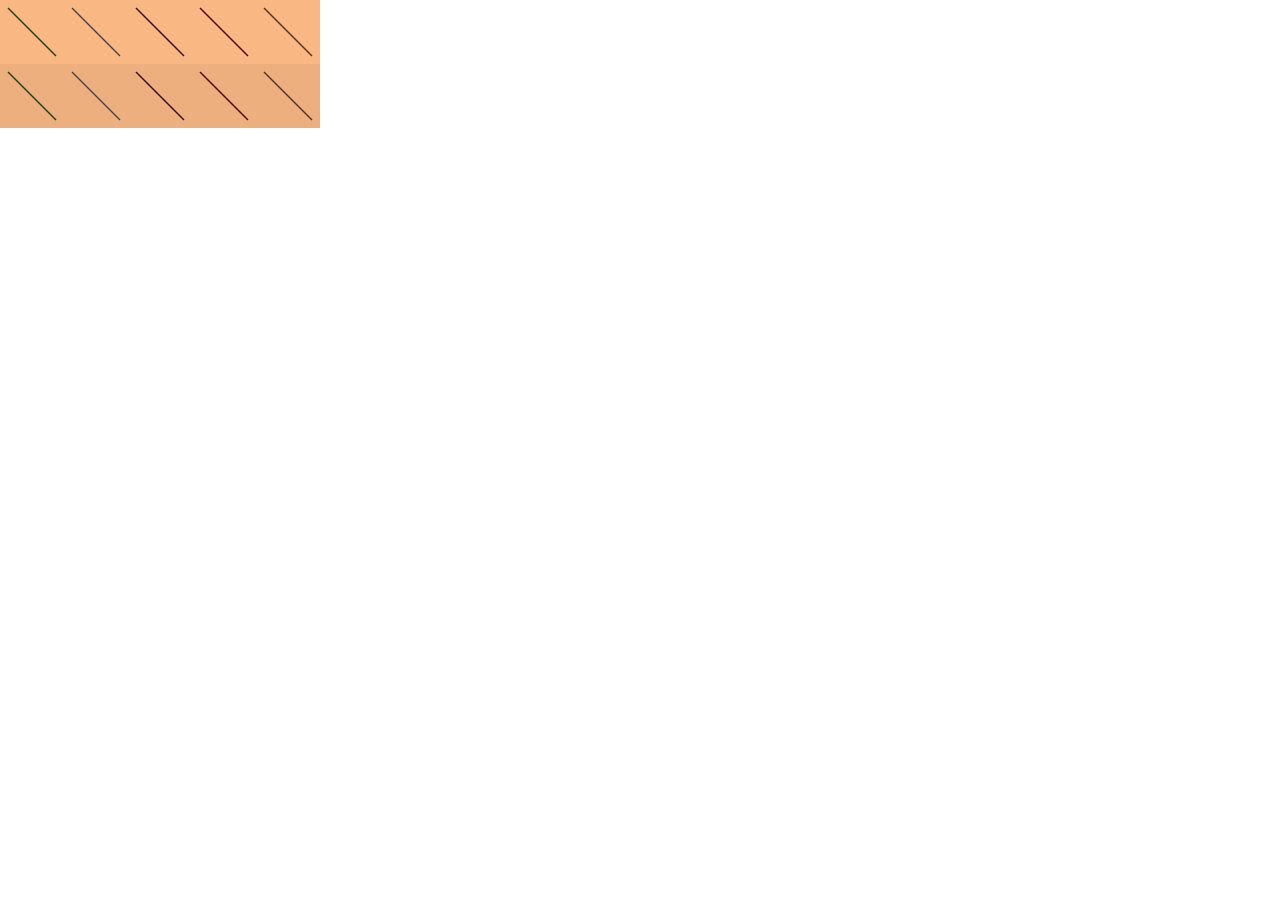
<file: docs/experiments/3400k-light-thin-marks/review/browser-probe.html>
<!doctype html><meta charset="utf-8"><title>G0 browser probe</title>
<style>*{box-sizing:border-box}html,body{margin:0;padding:0;background:#fff}#probe{display:grid;grid-template-columns:repeat(5,64px);width:320px}.tile{display:block;width:64px;height:64px}</style>
<div id="probe"><svg class="tile" data-background="bg_0" data-role="cat.five" width="64" height="64" viewBox="0 0 64 64"><rect width="64" height="64" fill="#F9B883"/><line x1="8" y1="8" x2="56" y2="56" stroke="#184113" stroke-width="1.5" stroke-linecap="butt"/></svg><svg class="tile" data-background="bg_0" data-role="cat.six" width="64" height="64" viewBox="0 0 64 64"><rect width="64" height="64" fill="#F9B883"/><line x1="8" y1="8" x2="56" y2="56" stroke="#444552" stroke-width="1.5" stroke-linecap="butt"/></svg><svg class="tile" data-background="bg_0" data-role="cat.two" width="64" height="64" viewBox="0 0 64 64"><rect width="64" height="64" fill="#F9B883"/><line x1="8" y1="8" x2="56" y2="56" stroke="#280D24" stroke-width="1.5" stroke-linecap="butt"/></svg><svg class="tile" data-background="bg_0" data-role="terminal.red" width="64" height="64" viewBox="0 0 64 64"><rect width="64" height="64" fill="#F9B883"/><line x1="8" y1="8" x2="56" y2="56" stroke="#430000" stroke-width="1.5" stroke-linecap="butt"/></svg><svg class="tile" data-background="bg_0" data-role="fg_1" width="64" height="64" viewBox="0 0 64 64"><rect width="64" height="64" fill="#F9B883"/><line x1="8" y1="8" x2="56" y2="56" stroke="#4D3322" stroke-width="1.5" stroke-linecap="butt"/></svg><svg class="tile" data-background="bg_1" data-role="cat.five" width="64" height="64" viewBox="0 0 64 64"><rect width="64" height="64" fill="#ECAF7D"/><line x1="8" y1="8" x2="56" y2="56" stroke="#184113" stroke-width="1.5" stroke-linecap="butt"/></svg><svg class="tile" data-background="bg_1" data-role="cat.six" width="64" height="64" viewBox="0 0 64 64"><rect width="64" height="64" fill="#ECAF7D"/><line x1="8" y1="8" x2="56" y2="56" stroke="#444552" stroke-width="1.5" stroke-linecap="butt"/></svg><svg class="tile" data-background="bg_1" data-role="cat.two" width="64" height="64" viewBox="0 0 64 64"><rect width="64" height="64" fill="#ECAF7D"/><line x1="8" y1="8" x2="56" y2="56" stroke="#280D24" stroke-width="1.5" stroke-linecap="butt"/></svg><svg class="tile" data-background="bg_1" data-role="terminal.red" width="64" height="64" viewBox="0 0 64 64"><rect width="64" height="64" fill="#ECAF7D"/><line x1="8" y1="8" x2="56" y2="56" stroke="#430000" stroke-width="1.5" stroke-linecap="butt"/></svg><svg class="tile" data-background="bg_1" data-role="fg_1" width="64" height="64" viewBox="0 0 64 64"><rect width="64" height="64" fill="#ECAF7D"/><line x1="8" y1="8" x2="56" y2="56" stroke="#4D3322" stroke-width="1.5" stroke-linecap="butt"/></svg></div>
</file>
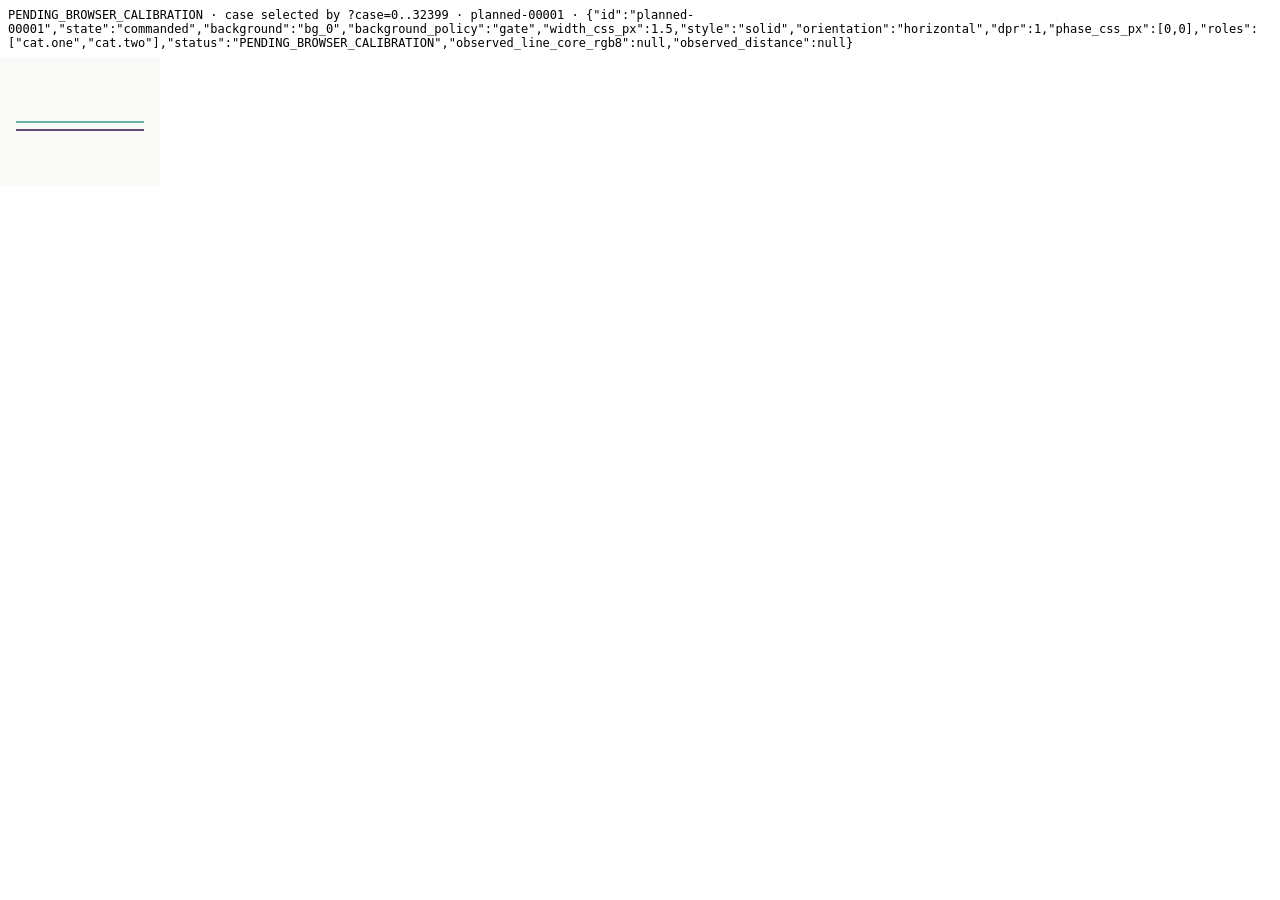
<file: docs/experiments/3400k-light-thin-marks/review/g1-browser-probe.html>
<!doctype html>
<meta charset="utf-8"><meta name="viewport" content="width=device-width,initial-scale=1">
<title>G1 deterministic browser probe</title>
<style>*{box-sizing:border-box}html,body{margin:0;background:#fff}#status{font:12px monospace;padding:8px}svg{display:block}</style>
<div id="status">PENDING_BROWSER_CALIBRATION · case selected by ?case=0..32399</div><div id="probe"></div>
<script id="g1-contract" type="application/json">{"categorical":{"five":"#185823","four":"#6A2600","one":"#359984","six":"#445D9B","three":"#A76282","two":"#281144"},"contract":{"background_order":["bg_0","bg_1","bg_2"],"backgrounds":{"gate":["bg_0","bg_1"],"report_only":["bg_2"]},"category_order":["one","two","three","four","five","six"],"data_policy":"deterministic fake data; no consumer imports; no private data","device_pixel_ratios":[1,2],"features":["isolated_lines","same_style_crossings","short_legends","endpoint_markers","sparklines","financial_cockpit","thesis_baskets"],"line_core":{"aggregation":"per-channel median","definition":"For each uninterrupted stroke segment, exclude endpoints, joins, markers, crossings, and dash transitions; at each normal slice choose the max-coverage pixel nearest the mathematical centerline, retain coverage >= 0.5, then take the per-channel median across retained pixels.","minimum_coverage":0.5},"orientations":["horizontal","vertical","diagonal_45","shallow_1_2","curved"],"phases_css_px":[[0.0,0.0],[0.0,0.5],[0.5,0.0],[0.5,0.5]],"state_order":["commanded","transformed"],"style_order":["solid","dashed","dotted"],"styles":{"dashed":{"dasharray":[8.0,5.0],"dashoffset":0.0,"linecap":"butt"},"dotted":{"dasharray":[1.0,5.0],"dashoffset":0.0,"linecap":"round"},"solid":{"dasharray":null,"dashoffset":0.0,"linecap":"butt"}},"viewports_css_px":{"desktop":[1280,900],"phone":[390,844]},"widths_css_px":[1.5,2.0,3.0]},"gains":[1.0,0.74,0.53],"status":"PENDING_BROWSER_CALIBRATION","surfaces":{"bg_0":"#F9F9F8","bg_1":"#ECECEB","bg_2":"#E0E0DD"}}</script>
<script>
const spec=JSON.parse(document.getElementById('g1-contract').textContent);
const pairs=[]; const names=spec.contract.category_order;
for(let i=0;i<names.length;i++)for(let j=i+1;j<names.length;j++)pairs.push([names[i],names[j]]);
const product=[];
for(const state of spec.contract.state_order)for(const background of spec.contract.background_order)for(const width_css_px of spec.contract.widths_css_px)for(const style of spec.contract.style_order)for(const orientation of spec.contract.orientations)for(const dpr of spec.contract.device_pixel_ratios)for(const phase_css_px of spec.contract.phases_css_px)for(const pair of pairs)product.push({id:`planned-${String(product.length+1).padStart(5,'0')}`,state,background,background_policy:['bg_0','bg_1'].includes(background)?'gate':'report-only',width_css_px,style,orientation,dpr,phase_css_px,roles:pair.map(name=>`cat.${name}`),status:'PENDING_BROWSER_CALIBRATION',observed_line_core_rgb8:null,observed_distance:null});
const rawCase=new URLSearchParams(location.search).get('case')??'0';
const numericCase=Number(rawCase); const caseValid=Number.isFinite(numericCase);
const index=caseValid?Math.max(0,Math.min(product.length-1,Math.floor(numericCase))):null;
const row=caseValid?product[index]:null; const style=caseValid?spec.contract.styles[row.style]:null;
const paths={horizontal:'M16 64 L144 64',vertical:'M80 16 L80 112',diagonal_45:'M24 104 L120 8',shallow_1_2:'M16 88 L144 40',curved:'M16 96 C48 18 108 116 144 28'};
const dash=caseValid&&style.dasharray?`stroke-dasharray="${style.dasharray.join(' ')}"`:'';
const warm='<defs><filter id="g1-warm" x="0" y="0" width="100%" height="100%" color-interpolation-filters="sRGB"><feColorMatrix type="matrix" values="1 0 0 0 0 0 .74 0 0 0 0 0 .53 0 0 0 0 0 1 0"/></filter></defs>';
if(!caseValid){document.getElementById('status').textContent=`ERROR · invalid ?case=${rawCase} · expected a finite number`;document.getElementById('probe').innerHTML='<strong data-status="ERROR">ERROR: invalid case selector</strong>';}
else{const filter=row.state==='transformed'?' filter="url(#g1-warm)"':'';
 const roleNames=row.roles.map(role=>role.slice(4));
 document.getElementById('probe').innerHTML=`<svg data-case="${index}" data-planned-id="${row.id}" data-status="PENDING_BROWSER_CALIBRATION" width="160" height="128" viewBox="0 0 160 128">${warm}<g${filter}><rect width="160" height="128" fill="${spec.surfaces[row.background]}"/><g transform="translate(${row.phase_css_px[0]} ${row.phase_css_px[1]})"><path d="${paths[row.orientation]}" fill="none" stroke="${spec.categorical[roleNames[0]]}" stroke-width="${row.width_css_px}" stroke-linecap="${style.linecap}" stroke-dashoffset="${style.dashoffset}" ${dash}/><path d="${paths[row.orientation]}" transform="translate(0 8)" fill="none" stroke="${spec.categorical[roleNames[1]]}" stroke-width="${row.width_css_px}" stroke-linecap="${style.linecap}" stroke-dashoffset="${style.dashoffset}" ${dash}/></g></g></svg>`;
 document.getElementById('status').textContent+=` · ${row.id} · ${JSON.stringify(row)}`;}
</script>
</file>
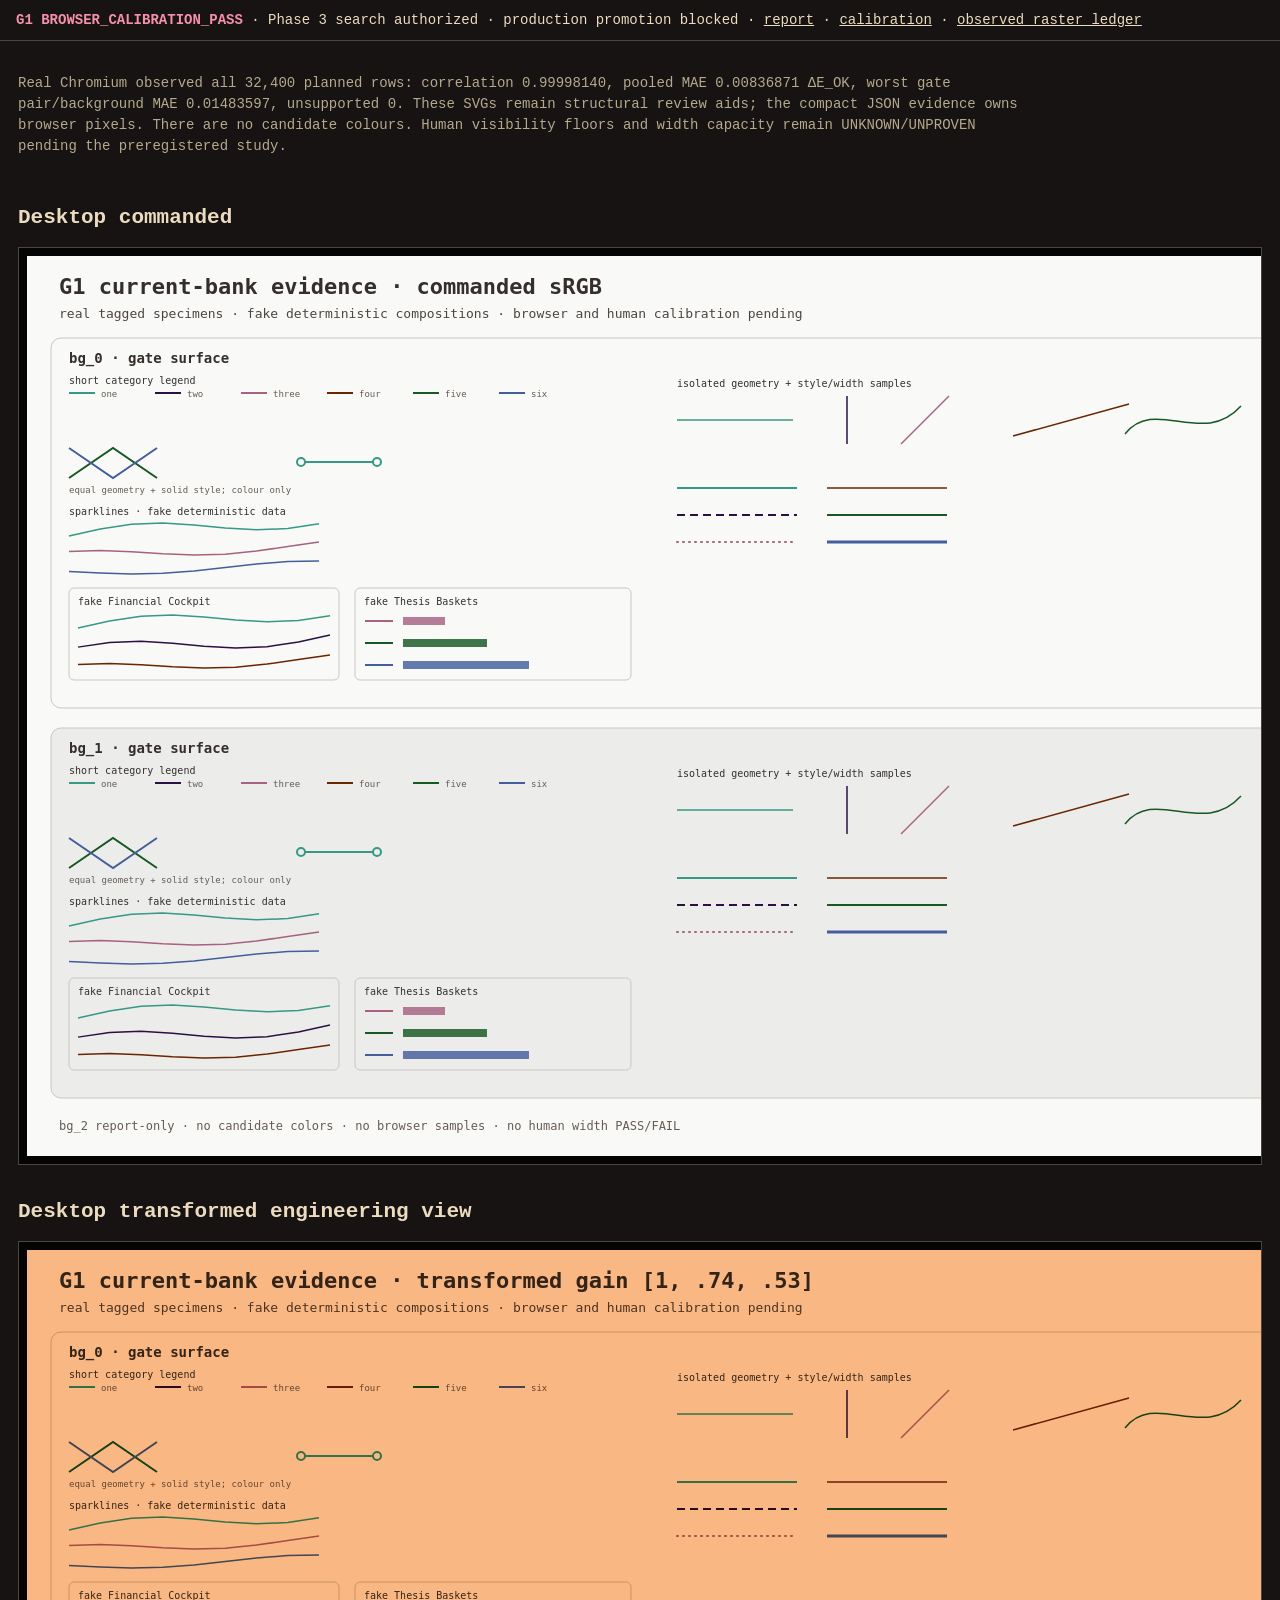
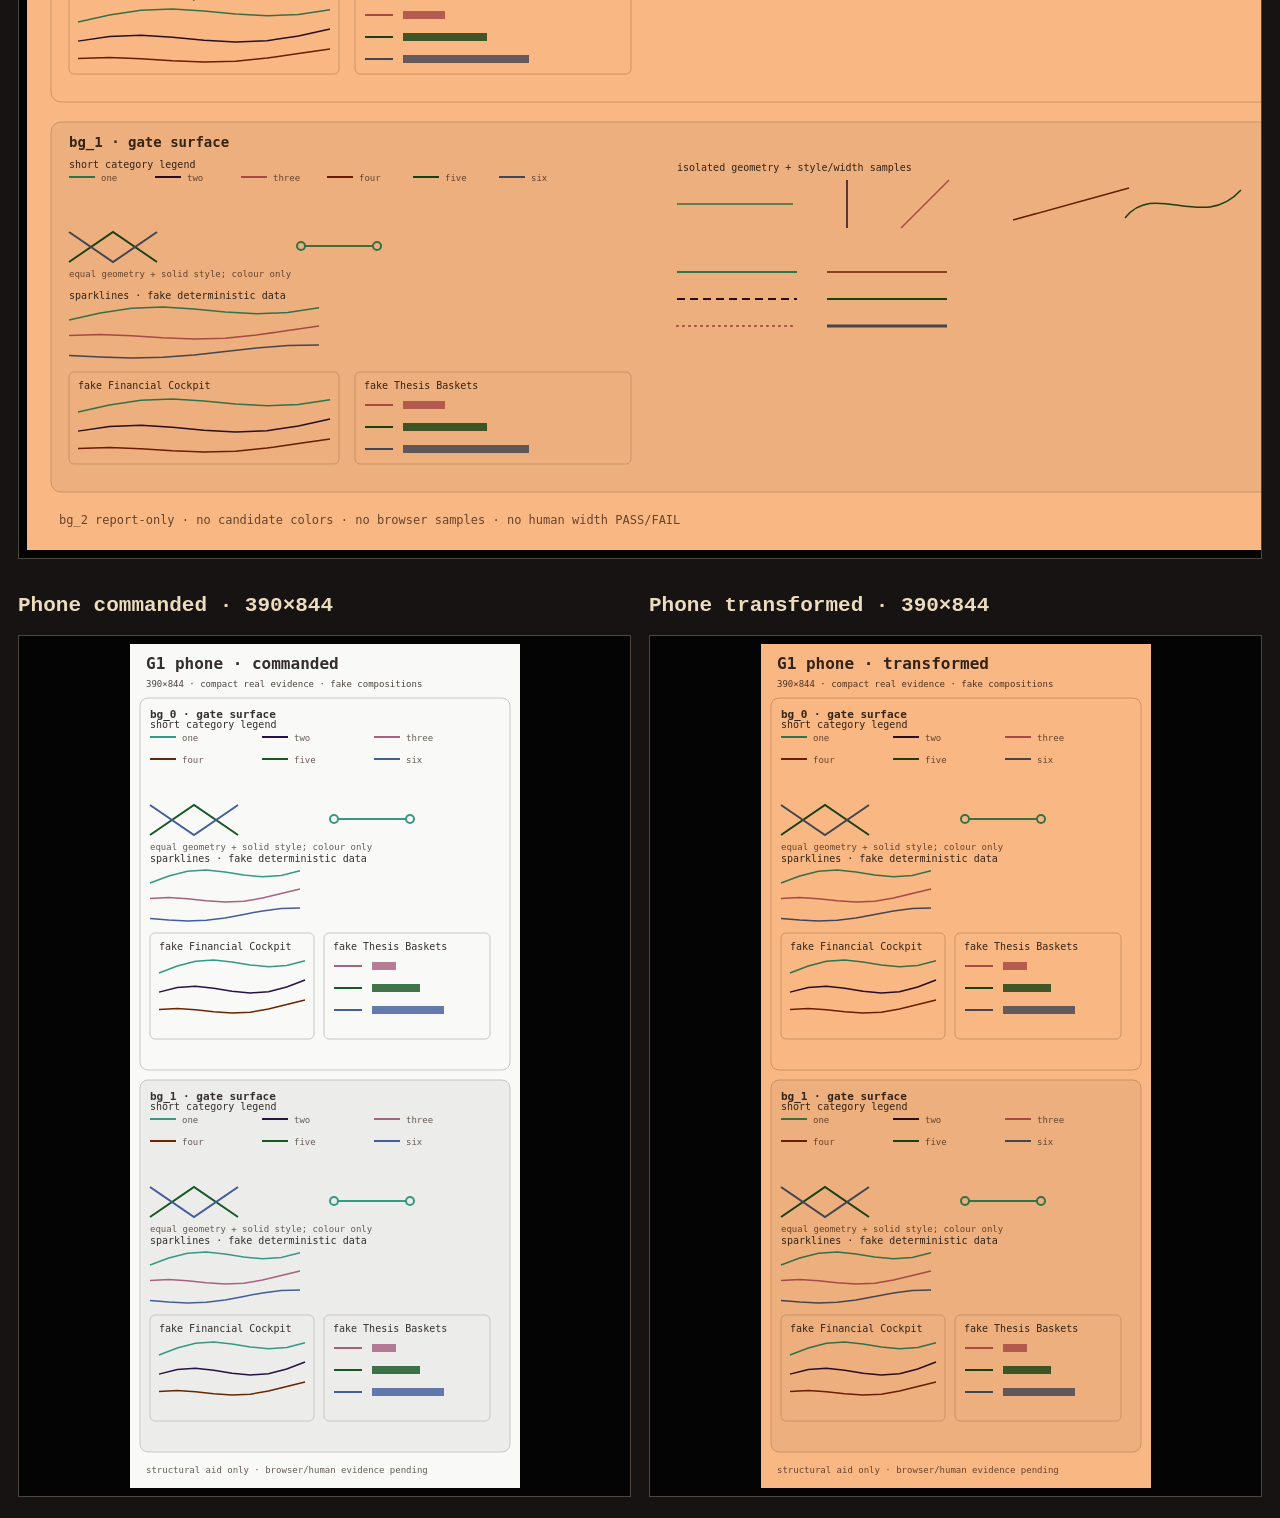
<file: docs/experiments/3400k-light-thin-marks/review/g1-index.html>
<!doctype html>
<meta charset="utf-8"><meta name="viewport" content="width=device-width,initial-scale=1">
<title>3400K Light G1 Phase 2B browser-calibrated review</title>
<style>*{box-sizing:border-box}html,body{margin:0;max-width:100%;overflow-x:hidden;background:#171312;color:#ecdcbf;font:14px ui-monospace,monospace}header{position:sticky;top:0;max-width:100%;padding:12px 16px;background:#171312;border-bottom:1px solid #4d4540;overflow-wrap:anywhere}main{display:grid;gap:18px;width:100%;min-width:0;padding:12px}section{min-width:0}.frame{max-width:100%;padding:8px;background:#050404;border:1px solid #4d4540}.desktop-frame{overflow-x:auto;overflow-y:hidden}.phone-frame{overflow:hidden}.desktop-sheet{display:block;width:1280px;max-width:none}.phone-sheet{display:block;width:390px;max-width:100%;height:auto;margin:0 auto}.truth{max-width:1000px;color:#b4aa8e;line-height:1.5}b{color:#f490ac}a{color:#ecdcbf}@media(min-width:820px){main{padding:18px}.phone-grid{display:grid;grid-template-columns:repeat(2,minmax(0,1fr));gap:18px}}</style>
<header><b>G1 BROWSER_CALIBRATION_PASS</b> · Phase 3 search authorized · production promotion blocked · <a href="../G1-REPORT.md">report</a> · <a href="../proxy-calibration.json">calibration</a> · <a href="../raster-baseline.json">observed raster ledger</a></header>
<main><p class="truth">Real Chromium observed all 32,400 planned rows: correlation 0.99998140, pooled MAE 0.00836871 ΔE_OK, worst gate pair/background MAE 0.01483597, unsupported 0. These SVGs remain structural review aids; the compact JSON evidence owns browser pixels. There are no candidate colours. Human visibility floors and width capacity remain UNKNOWN/UNPROVEN pending the preregistered study.</p>
<section><h2>Desktop commanded</h2><div class="frame desktop-frame"><img class="desktop-sheet" src="g1-commanded.svg" alt="G1 commanded desktop thin-mark evidence"></div></section>
<section><h2>Desktop transformed engineering view</h2><div class="frame desktop-frame"><img class="desktop-sheet" src="g1-transformed.svg" alt="G1 transformed desktop thin-mark evidence"></div></section>
<div class="phone-grid"><section><h2>Phone commanded · 390×844</h2><div class="frame phone-frame"><img class="phone-sheet" src="g1-phone-commanded.svg" alt="G1 commanded 390 by 844 phone evidence"></div></section>
<section><h2>Phone transformed · 390×844</h2><div class="frame phone-frame"><img class="phone-sheet" src="g1-phone-transformed.svg" alt="G1 transformed 390 by 844 phone evidence"></div></section></div></main>
</file>
<file: palettes/ember.css>
/* Generated by tools/build_all.py. Do not edit by hand. */
/* Continuous maps expose 11 representative stops; use JSON/Python for all 256. */

[data-ember-palette="3400k-dark"] {
  --ember-bg-0: #050404;
  --ember-bg-1: #13100F;
  --ember-bg-2: #1E1918;
  --ember-bg-3: #29211F;
  --ember-bg-4: #322926;
  --ember-bg-5: #322926;
  --ember-fg-0: #DCD9BF;
  --ember-fg-1: #9B9784;
  --ember-fg-2: #7D7564;
  --ember-category-one: #DEA460;
  --ember-category-two: #6BA0DE;
  --ember-category-three: #C7779E;
  --ember-category-four: #71CFA5;
  --ember-category-five: #2B8B7F;
  --ember-category-six: #915E42;
  --ember-terminal-red: #F7B7AA;
  --ember-terminal-green: #7BB48F;
  --ember-terminal-yellow: #BE8236;
  --ember-terminal-blue: #A4C0FC;
  --ember-terminal-magenta: #D486C3;
  --ember-terminal-cyan: #69EBD5;
  --ember-sequential: linear-gradient(90deg, #282527 0%, #3A3139 10%, #4D3D4A 20%, #604A58 30%, #765863 40%, #8A686A 50%, #9D796C 60%, #B08A6E 70%, #C39E75 80%, #D4B689 90%, #E2CDA1 100%);
}

[data-ember-palette="3400k-light"] {
  --ember-bg-0: #F9F9F8;
  --ember-bg-1: #ECECEB;
  --ember-bg-2: #E0E0DD;
  --ember-bg-3: #D5D3D0;
  --ember-bg-4: #CAC7C3;
  --ember-bg-5: #BFBCB5;
  --ember-fg-0: #342F2C;
  --ember-fg-1: #4D4540;
  --ember-fg-2: #665C54;
  --ember-category-one: #B25809;
  --ember-category-two: #4081D2;
  --ember-category-three: #84499C;
  --ember-category-four: #6C8D38;
  --ember-category-five: #016869;
  --ember-category-six: #70002D;
  --ember-terminal-red: #98074F;
  --ember-terminal-green: #517304;
  --ember-terminal-yellow: #844601;
  --ember-terminal-blue: #396EDB;
  --ember-terminal-magenta: #8339A7;
  --ember-terminal-cyan: #0B7F8C;
  --ember-sequential: linear-gradient(90deg, #2A2424 0%, #3C3138 10%, #4E3E4A 20%, #604C59 30%, #745C66 40%, #876D6E 50%, #9A7E72 60%, #AD8F73 70%, #C1A27A 80%, #D5B68A 90%, #E8CA9C 100%);
}

[data-ember-palette="2000k-dark"] {
  --ember-bg-0: #050404;
  --ember-bg-1: #171312;
  --ember-bg-2: #171312;
  --ember-bg-3: #251F1D;
  --ember-bg-4: #322926;
  --ember-bg-5: #322926;
  --ember-fg-0: #ECDCBF;
  --ember-fg-1: #B4AA8E;
  --ember-fg-2: #8D8570;
  --ember-category-one: #E99894;
  --ember-category-two: #54B7E2;
  --ember-category-three: #A36043;
  --ember-category-four: #A8EDB1;
  --ember-terminal-red: #F490AC;
  --ember-terminal-green: #85EEB8;
  --ember-terminal-yellow: #C29E39;
  --ember-terminal-blue: #A9C6FC;
  --ember-terminal-magenta: #F490AC;
  --ember-terminal-cyan: #85EEB8;
  --ember-sequential: linear-gradient(90deg, #17110F 0%, #2A1E20 10%, #3D2B31 20%, #513843 30%, #684657 40%, #80566A 50%, #986979 60%, #B07F84 70%, #C79B8E 80%, #DDBA9D 90%, #F2D9AE 100%);
}

[data-ember-palette="1200k-dark"] {
  --ember-bg-0: #050404;
  --ember-bg-1: #171313;
  --ember-bg-2: #171313;
  --ember-bg-3: #261F1D;
  --ember-bg-4: #322926;
  --ember-bg-5: #322926;
  --ember-fg-0: #FFFBEE;
  --ember-fg-1: #CDC4BA;
  --ember-fg-2: #A1978F;
  --ember-category-one: #F3AC74;
  --ember-category-two: #8DEEFF;
  --ember-category-three: #B76270;
  --ember-terminal-red: #F68F96;
  --ember-terminal-green: #C8FFC4;
  --ember-terminal-yellow: #DED872;
  --ember-terminal-blue: #DED872;
  --ember-terminal-magenta: #F68F96;
  --ember-terminal-cyan: #C8FFC4;
  --ember-sequential: linear-gradient(90deg, #100C0B 0%, #24181D 10%, #37242F 20%, #4B3042 30%, #633E58 40%, #7C506D 50%, #95657F 60%, #AE808D 70%, #C8A099 80%, #E2C1A8 90%, #FFE5B8 100%);
}
</file>
